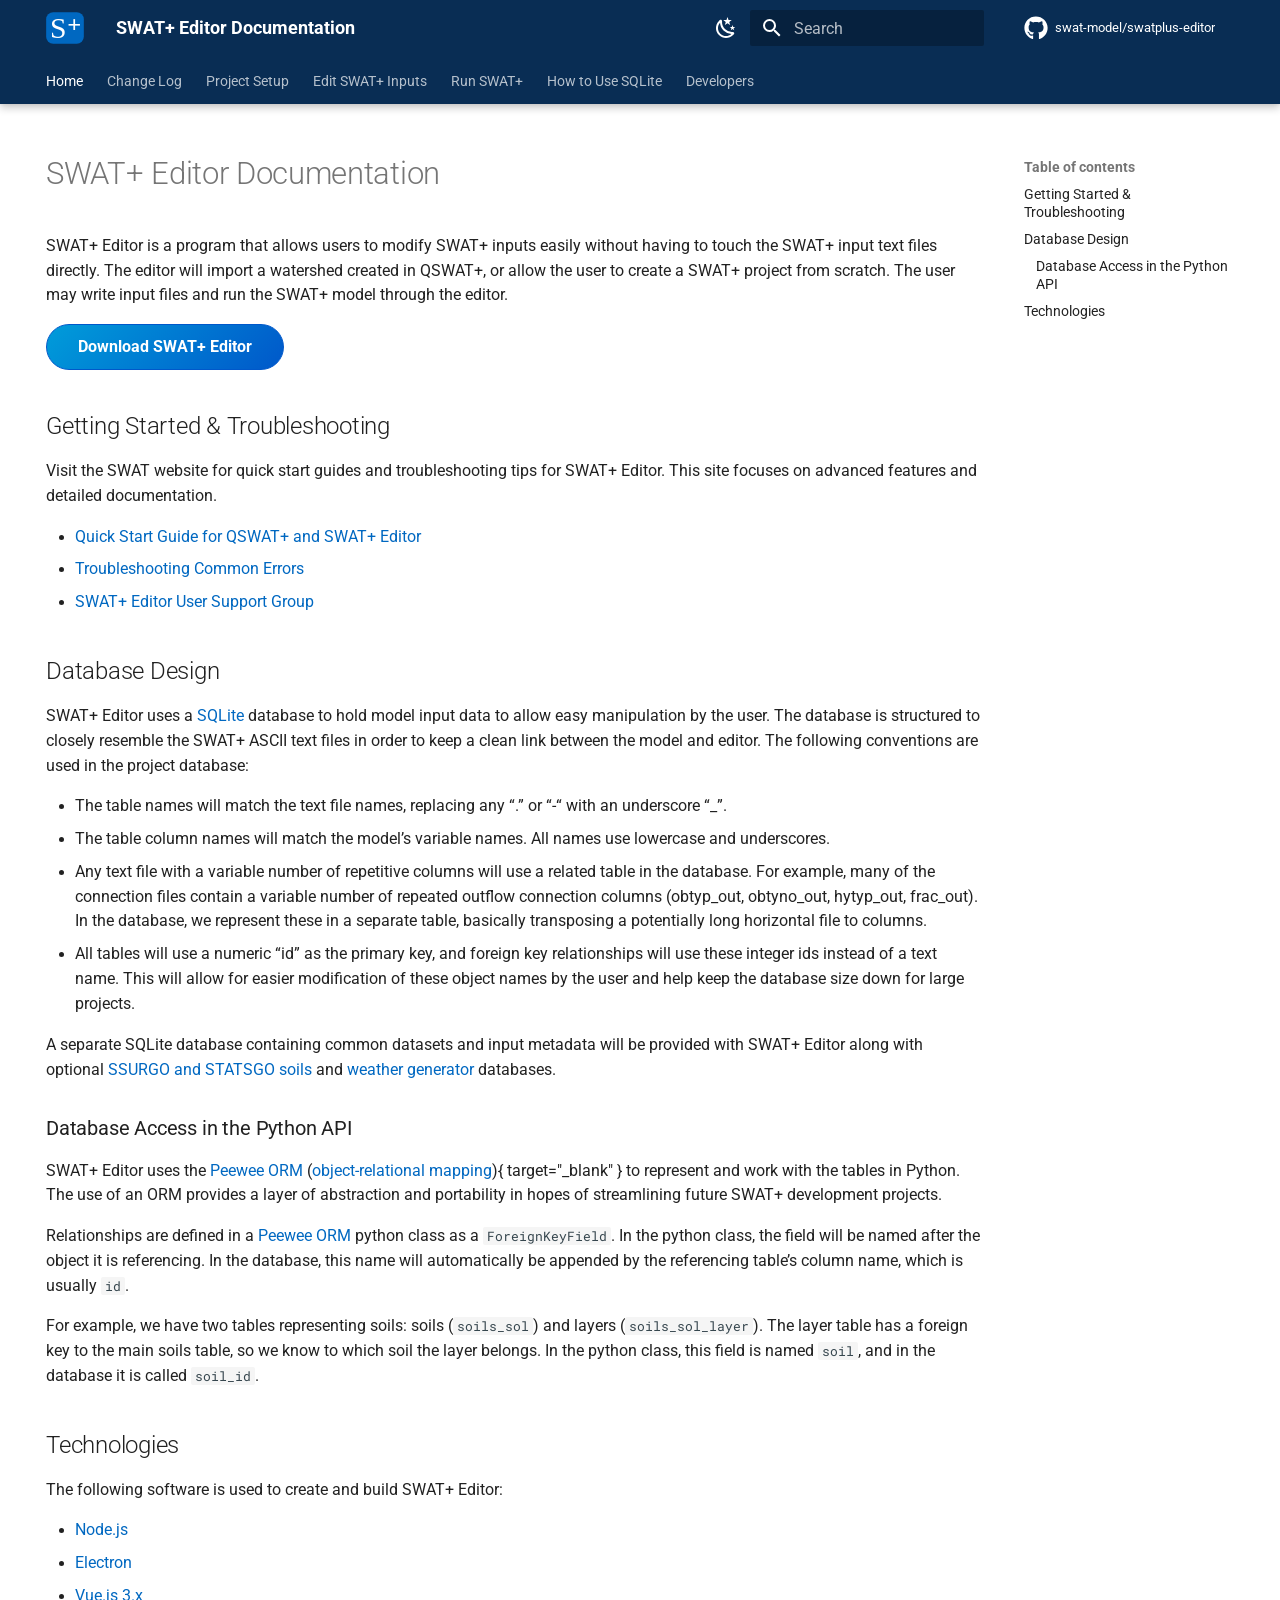
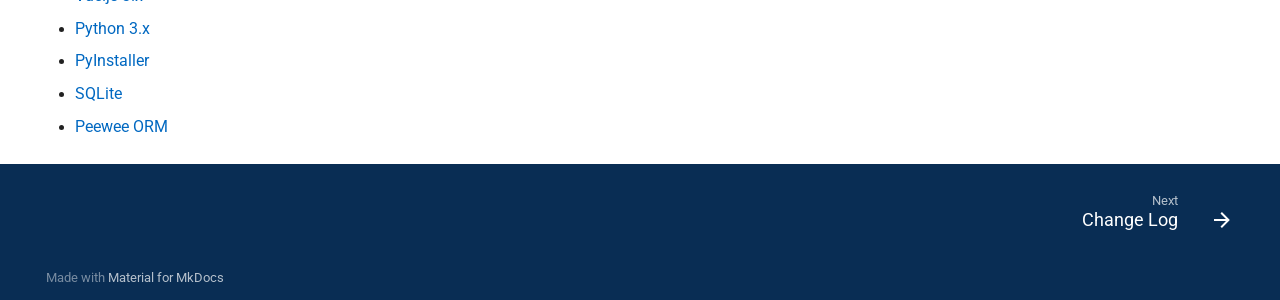
<file: index.html>
<!doctype html>
<html lang="en" class="no-js">
  <head>
    
      <meta charset="utf-8">
      <meta name="viewport" content="width=device-width,initial-scale=1">
      
        <meta name="description" content="Documentation for the SWAT+ Editor, and interface for editing SWAT+ model input files.">
      
      
      
        <link rel="canonical" href="https://swat-model.github.io/swatplus-editor-documentation/">
      
      
      
        <link rel="next" href="changelog/">
      
      
        
      
      
      <link rel="icon" href="assets/favicon.ico">
      <meta name="generator" content="mkdocs-1.6.1, mkdocs-material-9.7.7">
    
    
      
        <title>Home - SWAT+ Editor Documentation</title>
      
    
    
      <link rel="stylesheet" href="assets/stylesheets/main.ec1eaa64.min.css">
      
        
        <link rel="stylesheet" href="assets/stylesheets/palette.ab4e12ef.min.css">
      
      


    
    
      
    
    
      
        
        
        <link rel="preconnect" href="https://fonts.gstatic.com" crossorigin>
        <link rel="stylesheet" href="https://fonts.googleapis.com/css?family=Roboto:300,300i,400,400i,700,700i%7CRoboto+Mono:400,400i,700,700i&display=fallback">
        <style>:root{--md-text-font:"Roboto";--md-code-font:"Roboto Mono"}</style>
      
    
    
      <link rel="stylesheet" href="assets/extra.css">
    
    <script>__md_scope=new URL(".",location),__md_hash=e=>[...e].reduce(((e,_)=>(e<<5)-e+_.charCodeAt(0)),0),__md_get=(e,_=localStorage,t=__md_scope)=>JSON.parse(_.getItem(t.pathname+"."+e)),__md_set=(e,_,t=localStorage,a=__md_scope)=>{try{t.setItem(a.pathname+"."+e,JSON.stringify(_))}catch(e){}}</script>
    
      

    
    
  </head>
  
  
    
    
      
    
    
    
    
    <body dir="ltr" data-md-color-scheme="default" data-md-color-primary="custom" data-md-color-accent="custom">
  
    
    <input class="md-toggle" data-md-toggle="drawer" type="checkbox" id="__drawer" autocomplete="off">
    <input class="md-toggle" data-md-toggle="search" type="checkbox" id="__search" autocomplete="off">
    <label class="md-overlay" for="__drawer"></label>
    <div data-md-component="skip">
      
        
        <a href="#swat-editor-documentation" class="md-skip">
          Skip to content
        </a>
      
    </div>
    <div data-md-component="announce">
      
    </div>
    
    
      

  

<header class="md-header md-header--shadow md-header--lifted" data-md-component="header">
  <nav class="md-header__inner md-grid" aria-label="Header">
    <a href="." title="SWAT+ Editor Documentation" class="md-header__button md-logo" aria-label="SWAT+ Editor Documentation" data-md-component="logo">
      
  <img src="assets/splus.svg" alt="logo">

    </a>
    <label class="md-header__button md-icon" for="__drawer">
      
      <svg xmlns="http://www.w3.org/2000/svg" viewBox="0 0 24 24"><path d="M3 6h18v2H3zm0 5h18v2H3zm0 5h18v2H3z"/></svg>
    </label>
    <div class="md-header__title" data-md-component="header-title">
      <div class="md-header__ellipsis">
        <div class="md-header__topic">
          <span class="md-ellipsis">
            SWAT+ Editor Documentation
          </span>
        </div>
        <div class="md-header__topic" data-md-component="header-topic">
          <span class="md-ellipsis">
            
              Home
            
          </span>
        </div>
      </div>
    </div>
    
      
        <form class="md-header__option" data-md-component="palette">
  
    
    
    
    <input class="md-option" data-md-color-media="(prefers-color-scheme: light)" data-md-color-scheme="default" data-md-color-primary="custom" data-md-color-accent="custom"  aria-label="Switch to dark mode"  type="radio" name="__palette" id="__palette_0">
    
      <label class="md-header__button md-icon" title="Switch to dark mode" for="__palette_1" hidden>
        <svg xmlns="http://www.w3.org/2000/svg" viewBox="0 0 24 24"><path d="m17.75 4.09-2.53 1.94.91 3.06-2.63-1.81-2.63 1.81.91-3.06-2.53-1.94L12.44 4l1.06-3 1.06 3zm3.5 6.91-1.64 1.25.59 1.98-1.7-1.17-1.7 1.17.59-1.98L15.75 11l2.06-.05L18.5 9l.69 1.95zm-2.28 4.95c.83-.08 1.72 1.1 1.19 1.85-.32.45-.66.87-1.08 1.27C15.17 23 8.84 23 4.94 19.07c-3.91-3.9-3.91-10.24 0-14.14.4-.4.82-.76 1.27-1.08.75-.53 1.93.36 1.85 1.19-.27 2.86.69 5.83 2.89 8.02a9.96 9.96 0 0 0 8.02 2.89m-1.64 2.02a12.08 12.08 0 0 1-7.8-3.47c-2.17-2.19-3.33-5-3.49-7.82-2.81 3.14-2.7 7.96.31 10.98 3.02 3.01 7.84 3.12 10.98.31"/></svg>
      </label>
    
  
    
    
    
    <input class="md-option" data-md-color-media="(prefers-color-scheme: dark)" data-md-color-scheme="slate" data-md-color-primary="custom" data-md-color-accent="custom"  aria-label="Switch to light mode"  type="radio" name="__palette" id="__palette_1">
    
      <label class="md-header__button md-icon" title="Switch to light mode" for="__palette_0" hidden>
        <svg xmlns="http://www.w3.org/2000/svg" viewBox="0 0 24 24"><path d="M12 7a5 5 0 0 1 5 5 5 5 0 0 1-5 5 5 5 0 0 1-5-5 5 5 0 0 1 5-5m0 2a3 3 0 0 0-3 3 3 3 0 0 0 3 3 3 3 0 0 0 3-3 3 3 0 0 0-3-3m0-7 2.39 3.42C13.65 5.15 12.84 5 12 5s-1.65.15-2.39.42zM3.34 7l4.16-.35A7.2 7.2 0 0 0 5.94 8.5c-.44.74-.69 1.5-.83 2.29zm.02 10 1.76-3.77a7.131 7.131 0 0 0 2.38 4.14zM20.65 7l-1.77 3.79a7.02 7.02 0 0 0-2.38-4.15zm-.01 10-4.14.36c.59-.51 1.12-1.14 1.54-1.86.42-.73.69-1.5.83-2.29zM12 22l-2.41-3.44c.74.27 1.55.44 2.41.44.82 0 1.63-.17 2.37-.44z"/></svg>
      </label>
    
  
</form>
      
    
    
      <script>var palette=__md_get("__palette");if(palette&&palette.color){if("(prefers-color-scheme)"===palette.color.media){var media=matchMedia("(prefers-color-scheme: light)"),input=document.querySelector(media.matches?"[data-md-color-media='(prefers-color-scheme: light)']":"[data-md-color-media='(prefers-color-scheme: dark)']");palette.color.media=input.getAttribute("data-md-color-media"),palette.color.scheme=input.getAttribute("data-md-color-scheme"),palette.color.primary=input.getAttribute("data-md-color-primary"),palette.color.accent=input.getAttribute("data-md-color-accent")}for(var[key,value]of Object.entries(palette.color))document.body.setAttribute("data-md-color-"+key,value)}</script>
    
    
    
      
      
        <label class="md-header__button md-icon" for="__search">
          
          <svg xmlns="http://www.w3.org/2000/svg" viewBox="0 0 24 24"><path d="M9.5 3A6.5 6.5 0 0 1 16 9.5c0 1.61-.59 3.09-1.56 4.23l.27.27h.79l5 5-1.5 1.5-5-5v-.79l-.27-.27A6.52 6.52 0 0 1 9.5 16 6.5 6.5 0 0 1 3 9.5 6.5 6.5 0 0 1 9.5 3m0 2C7 5 5 7 5 9.5S7 14 9.5 14 14 12 14 9.5 12 5 9.5 5"/></svg>
        </label>
        <div class="md-search" data-md-component="search" role="dialog">
  <label class="md-search__overlay" for="__search"></label>
  <div class="md-search__inner" role="search">
    <form class="md-search__form" name="search">
      <input type="text" class="md-search__input" name="query" aria-label="Search" placeholder="Search" autocapitalize="off" autocorrect="off" autocomplete="off" spellcheck="false" data-md-component="search-query" required>
      <label class="md-search__icon md-icon" for="__search">
        
        <svg xmlns="http://www.w3.org/2000/svg" viewBox="0 0 24 24"><path d="M9.5 3A6.5 6.5 0 0 1 16 9.5c0 1.61-.59 3.09-1.56 4.23l.27.27h.79l5 5-1.5 1.5-5-5v-.79l-.27-.27A6.52 6.52 0 0 1 9.5 16 6.5 6.5 0 0 1 3 9.5 6.5 6.5 0 0 1 9.5 3m0 2C7 5 5 7 5 9.5S7 14 9.5 14 14 12 14 9.5 12 5 9.5 5"/></svg>
        
        <svg xmlns="http://www.w3.org/2000/svg" viewBox="0 0 24 24"><path d="M20 11v2H8l5.5 5.5-1.42 1.42L4.16 12l7.92-7.92L13.5 5.5 8 11z"/></svg>
      </label>
      <nav class="md-search__options" aria-label="Search">
        
        <button type="reset" class="md-search__icon md-icon" title="Clear" aria-label="Clear" tabindex="-1">
          
          <svg xmlns="http://www.w3.org/2000/svg" viewBox="0 0 24 24"><path d="M19 6.41 17.59 5 12 10.59 6.41 5 5 6.41 10.59 12 5 17.59 6.41 19 12 13.41 17.59 19 19 17.59 13.41 12z"/></svg>
        </button>
      </nav>
      
    </form>
    <div class="md-search__output">
      <div class="md-search__scrollwrap" tabindex="0" data-md-scrollfix>
        <div class="md-search-result" data-md-component="search-result">
          <div class="md-search-result__meta">
            Initializing search
          </div>
          <ol class="md-search-result__list" role="presentation"></ol>
        </div>
      </div>
    </div>
  </div>
</div>
      
    
    
      <div class="md-header__source">
        <a href="https://github.com/swat-model/swatplus-editor" title="Go to repository" class="md-source" data-md-component="source">
  <div class="md-source__icon md-icon">
    
    <svg xmlns="http://www.w3.org/2000/svg" viewBox="0 0 512 512"><!--! Font Awesome Free 7.1.0 by @fontawesome - https://fontawesome.com License - https://fontawesome.com/license/free (Icons: CC BY 4.0, Fonts: SIL OFL 1.1, Code: MIT License) Copyright 2025 Fonticons, Inc.--><path d="M173.9 397.4c0 2-2.3 3.6-5.2 3.6-3.3.3-5.6-1.3-5.6-3.6 0-2 2.3-3.6 5.2-3.6 3-.3 5.6 1.3 5.6 3.6m-31.1-4.5c-.7 2 1.3 4.3 4.3 4.9 2.6 1 5.6 0 6.2-2s-1.3-4.3-4.3-5.2c-2.6-.7-5.5.3-6.2 2.3m44.2-1.7c-2.9.7-4.9 2.6-4.6 4.9.3 2 2.9 3.3 5.9 2.6 2.9-.7 4.9-2.6 4.6-4.6-.3-1.9-3-3.2-5.9-2.9M252.8 8C114.1 8 8 113.3 8 252c0 110.9 69.8 205.8 169.5 239.2 12.8 2.3 17.3-5.6 17.3-12.1 0-6.2-.3-40.4-.3-61.4 0 0-70 15-84.7-29.8 0 0-11.4-29.1-27.8-36.6 0 0-22.9-15.7 1.6-15.4 0 0 24.9 2 38.6 25.8 21.9 38.6 58.6 27.5 72.9 20.9 2.3-16 8.8-27.1 16-33.7-55.9-6.2-112.3-14.3-112.3-110.5 0-27.5 7.6-41.3 23.6-58.9-2.6-6.5-11.1-33.3 2.6-67.9 20.9-6.5 69 27 69 27 20-5.6 41.5-8.5 62.8-8.5s42.8 2.9 62.8 8.5c0 0 48.1-33.6 69-27 13.7 34.7 5.2 61.4 2.6 67.9 16 17.7 25.8 31.5 25.8 58.9 0 96.5-58.9 104.2-114.8 110.5 9.2 7.9 17 22.9 17 46.4 0 33.7-.3 75.4-.3 83.6 0 6.5 4.6 14.4 17.3 12.1C436.2 457.8 504 362.9 504 252 504 113.3 391.5 8 252.8 8M105.2 352.9c-1.3 1-1 3.3.7 5.2 1.6 1.6 3.9 2.3 5.2 1 1.3-1 1-3.3-.7-5.2-1.6-1.6-3.9-2.3-5.2-1m-10.8-8.1c-.7 1.3.3 2.9 2.3 3.9 1.6 1 3.6.7 4.3-.7.7-1.3-.3-2.9-2.3-3.9-2-.6-3.6-.3-4.3.7m32.4 35.6c-1.6 1.3-1 4.3 1.3 6.2 2.3 2.3 5.2 2.6 6.5 1 1.3-1.3.7-4.3-1.3-6.2-2.2-2.3-5.2-2.6-6.5-1m-11.4-14.7c-1.6 1-1.6 3.6 0 5.9s4.3 3.3 5.6 2.3c1.6-1.3 1.6-3.9 0-6.2-1.4-2.3-4-3.3-5.6-2"/></svg>
  </div>
  <div class="md-source__repository">
    swat-model/swatplus-editor
  </div>
</a>
      </div>
    
  </nav>
  
    
      
<nav class="md-tabs" aria-label="Tabs" data-md-component="tabs">
  <div class="md-grid">
    <ul class="md-tabs__list">
      
        
  
  
  
    
  
  
    <li class="md-tabs__item md-tabs__item--active">
      <a href="." class="md-tabs__link">
        
  
  
    
  
  Home

      </a>
    </li>
  

      
        
  
  
  
  
    <li class="md-tabs__item">
      <a href="changelog/" class="md-tabs__link">
        
  
  
    
  
  Change Log

      </a>
    </li>
  

      
        
  
  
  
  
    <li class="md-tabs__item">
      <a href="project-setup/" class="md-tabs__link">
        
  
  
    
  
  Project Setup

      </a>
    </li>
  

      
        
  
  
  
  
    
    
      <li class="md-tabs__item">
        <a href="edit-inputs/" class="md-tabs__link">
          
  
  
  Edit SWAT+ Inputs

        </a>
      </li>
    
  

      
        
  
  
  
  
    <li class="md-tabs__item">
      <a href="run/" class="md-tabs__link">
        
  
  
    
  
  Run SWAT+

      </a>
    </li>
  

      
        
  
  
  
  
    <li class="md-tabs__item">
      <a href="sqlite/" class="md-tabs__link">
        
  
  
    
  
  How to Use SQLite

      </a>
    </li>
  

      
        
  
  
  
  
    
    
      <li class="md-tabs__item">
        <a href="developers/" class="md-tabs__link">
          
  
  
  Developers

        </a>
      </li>
    
  

      
    </ul>
  </div>
</nav>
    
  
</header>
    
    <div class="md-container" data-md-component="container">
      
      
        
      
      <main class="md-main" data-md-component="main">
        <div class="md-main__inner md-grid">
          
            
              
                
              
              <div class="md-sidebar md-sidebar--primary" data-md-component="sidebar" data-md-type="navigation" hidden>
                <div class="md-sidebar__scrollwrap">
                  <div class="md-sidebar__inner">
                    


  


<nav class="md-nav md-nav--primary md-nav--lifted" aria-label="Navigation" data-md-level="0">
  <label class="md-nav__title" for="__drawer">
    <a href="." title="SWAT+ Editor Documentation" class="md-nav__button md-logo" aria-label="SWAT+ Editor Documentation" data-md-component="logo">
      
  <img src="assets/splus.svg" alt="logo">

    </a>
    SWAT+ Editor Documentation
  </label>
  
    <div class="md-nav__source">
      <a href="https://github.com/swat-model/swatplus-editor" title="Go to repository" class="md-source" data-md-component="source">
  <div class="md-source__icon md-icon">
    
    <svg xmlns="http://www.w3.org/2000/svg" viewBox="0 0 512 512"><!--! Font Awesome Free 7.1.0 by @fontawesome - https://fontawesome.com License - https://fontawesome.com/license/free (Icons: CC BY 4.0, Fonts: SIL OFL 1.1, Code: MIT License) Copyright 2025 Fonticons, Inc.--><path d="M173.9 397.4c0 2-2.3 3.6-5.2 3.6-3.3.3-5.6-1.3-5.6-3.6 0-2 2.3-3.6 5.2-3.6 3-.3 5.6 1.3 5.6 3.6m-31.1-4.5c-.7 2 1.3 4.3 4.3 4.9 2.6 1 5.6 0 6.2-2s-1.3-4.3-4.3-5.2c-2.6-.7-5.5.3-6.2 2.3m44.2-1.7c-2.9.7-4.9 2.6-4.6 4.9.3 2 2.9 3.3 5.9 2.6 2.9-.7 4.9-2.6 4.6-4.6-.3-1.9-3-3.2-5.9-2.9M252.8 8C114.1 8 8 113.3 8 252c0 110.9 69.8 205.8 169.5 239.2 12.8 2.3 17.3-5.6 17.3-12.1 0-6.2-.3-40.4-.3-61.4 0 0-70 15-84.7-29.8 0 0-11.4-29.1-27.8-36.6 0 0-22.9-15.7 1.6-15.4 0 0 24.9 2 38.6 25.8 21.9 38.6 58.6 27.5 72.9 20.9 2.3-16 8.8-27.1 16-33.7-55.9-6.2-112.3-14.3-112.3-110.5 0-27.5 7.6-41.3 23.6-58.9-2.6-6.5-11.1-33.3 2.6-67.9 20.9-6.5 69 27 69 27 20-5.6 41.5-8.5 62.8-8.5s42.8 2.9 62.8 8.5c0 0 48.1-33.6 69-27 13.7 34.7 5.2 61.4 2.6 67.9 16 17.7 25.8 31.5 25.8 58.9 0 96.5-58.9 104.2-114.8 110.5 9.2 7.9 17 22.9 17 46.4 0 33.7-.3 75.4-.3 83.6 0 6.5 4.6 14.4 17.3 12.1C436.2 457.8 504 362.9 504 252 504 113.3 391.5 8 252.8 8M105.2 352.9c-1.3 1-1 3.3.7 5.2 1.6 1.6 3.9 2.3 5.2 1 1.3-1 1-3.3-.7-5.2-1.6-1.6-3.9-2.3-5.2-1m-10.8-8.1c-.7 1.3.3 2.9 2.3 3.9 1.6 1 3.6.7 4.3-.7.7-1.3-.3-2.9-2.3-3.9-2-.6-3.6-.3-4.3.7m32.4 35.6c-1.6 1.3-1 4.3 1.3 6.2 2.3 2.3 5.2 2.6 6.5 1 1.3-1.3.7-4.3-1.3-6.2-2.2-2.3-5.2-2.6-6.5-1m-11.4-14.7c-1.6 1-1.6 3.6 0 5.9s4.3 3.3 5.6 2.3c1.6-1.3 1.6-3.9 0-6.2-1.4-2.3-4-3.3-5.6-2"/></svg>
  </div>
  <div class="md-source__repository">
    swat-model/swatplus-editor
  </div>
</a>
    </div>
  
  <ul class="md-nav__list" data-md-scrollfix>
    
      
      
  
  
    
  
  
  
    <li class="md-nav__item md-nav__item--active">
      
      <input class="md-nav__toggle md-toggle" type="checkbox" id="__toc">
      
      
        
      
      
        <label class="md-nav__link md-nav__link--active" for="__toc">
          
  
  
  <span class="md-ellipsis">
    
  
    Home
  

    
  </span>
  
  

          <span class="md-nav__icon md-icon"></span>
        </label>
      
      <a href="." class="md-nav__link md-nav__link--active">
        
  
  
  <span class="md-ellipsis">
    
  
    Home
  

    
  </span>
  
  

      </a>
      
        

<nav class="md-nav md-nav--secondary" aria-label="Table of contents">
  
  
  
    
  
  
    <label class="md-nav__title" for="__toc">
      <span class="md-nav__icon md-icon"></span>
      Table of contents
    </label>
    <ul class="md-nav__list" data-md-component="toc" data-md-scrollfix>
      
        <li class="md-nav__item">
  <a href="#getting-started-troubleshooting" class="md-nav__link">
    <span class="md-ellipsis">
      
        Getting Started &amp; Troubleshooting
      
    </span>
  </a>
  
</li>
      
        <li class="md-nav__item">
  <a href="#database-design" class="md-nav__link">
    <span class="md-ellipsis">
      
        Database Design
      
    </span>
  </a>
  
    <nav class="md-nav" aria-label="Database Design">
      <ul class="md-nav__list">
        
          <li class="md-nav__item">
  <a href="#database-access-in-the-python-api" class="md-nav__link">
    <span class="md-ellipsis">
      
        Database Access in the Python API
      
    </span>
  </a>
  
</li>
        
      </ul>
    </nav>
  
</li>
      
        <li class="md-nav__item">
  <a href="#technologies" class="md-nav__link">
    <span class="md-ellipsis">
      
        Technologies
      
    </span>
  </a>
  
</li>
      
    </ul>
  
</nav>
      
    </li>
  

    
      
      
  
  
  
  
    <li class="md-nav__item">
      <a href="changelog/" class="md-nav__link">
        
  
  
  <span class="md-ellipsis">
    
  
    Change Log
  

    
  </span>
  
  

      </a>
    </li>
  

    
      
      
  
  
  
  
    <li class="md-nav__item">
      <a href="project-setup/" class="md-nav__link">
        
  
  
  <span class="md-ellipsis">
    
  
    Project Setup
  

    
  </span>
  
  

      </a>
    </li>
  

    
      
      
  
  
  
  
    
    
    
    
      
      
    
    
    <li class="md-nav__item md-nav__item--nested">
      
        
        
        <input class="md-nav__toggle md-toggle " type="checkbox" id="__nav_4" >
        
          
          <label class="md-nav__link" for="__nav_4" id="__nav_4_label" tabindex="0">
            
  
  
  <span class="md-ellipsis">
    
  
    Edit SWAT+ Inputs
  

    
  </span>
  
  

            <span class="md-nav__icon md-icon"></span>
          </label>
        
        <nav class="md-nav" data-md-level="1" aria-labelledby="__nav_4_label" aria-expanded="false">
          <label class="md-nav__title" for="__nav_4">
            <span class="md-nav__icon md-icon"></span>
            
  
    Edit SWAT+ Inputs
  

          </label>
          <ul class="md-nav__list" data-md-scrollfix>
            
              
                
  
  
  
  
    <li class="md-nav__item">
      <a href="edit-inputs/" class="md-nav__link">
        
  
  
  <span class="md-ellipsis">
    
  
    Navigating the Editor
  

    
  </span>
  
  

      </a>
    </li>
  

              
            
              
                
  
  
  
  
    <li class="md-nav__item">
      <a href="edit-inputs/sample-data/" class="md-nav__link">
        
  
  
  <span class="md-ellipsis">
    
  
    Sample Data
  

    
  </span>
  
  

      </a>
    </li>
  

              
            
              
                
  
  
  
  
    <li class="md-nav__item">
      <a href="edit-inputs/wgn/" class="md-nav__link">
        
  
  
  <span class="md-ellipsis">
    
  
    Weather Generator
  

    
  </span>
  
  

      </a>
    </li>
  

              
            
              
                
  
  
  
  
    <li class="md-nav__item">
      <a href="edit-inputs/weather/" class="md-nav__link">
        
  
  
  <span class="md-ellipsis">
    
  
    Weather Stations
  

    
  </span>
  
  

      </a>
    </li>
  

              
            
              
                
  
  
  
  
    <li class="md-nav__item">
      <a href="edit-inputs/recall/" class="md-nav__link">
        
  
  
  <span class="md-ellipsis">
    
  
    Recall (Point Source/Inlet)
  

    
  </span>
  
  

      </a>
    </li>
  

              
            
              
                
  
  
  
  
    <li class="md-nav__item">
      <a href="edit-inputs/lum/" class="md-nav__link">
        
  
  
  <span class="md-ellipsis">
    
  
    Land Use Management
  

    
  </span>
  
  

      </a>
    </li>
  

              
            
              
                
  
  
  
  
    <li class="md-nav__item">
      <a href="edit-inputs/decision-tables/" class="md-nav__link">
        
  
  
  <span class="md-ellipsis">
    
  
    Decision Tables
  

    
  </span>
  
  

      </a>
    </li>
  

              
            
          </ul>
        </nav>
      
    </li>
  

    
      
      
  
  
  
  
    <li class="md-nav__item">
      <a href="run/" class="md-nav__link">
        
  
  
  <span class="md-ellipsis">
    
  
    Run SWAT+
  

    
  </span>
  
  

      </a>
    </li>
  

    
      
      
  
  
  
  
    <li class="md-nav__item">
      <a href="sqlite/" class="md-nav__link">
        
  
  
  <span class="md-ellipsis">
    
  
    How to Use SQLite
  

    
  </span>
  
  

      </a>
    </li>
  

    
      
      
  
  
  
  
    
    
    
    
      
      
    
    
    <li class="md-nav__item md-nav__item--nested">
      
        
        
        <input class="md-nav__toggle md-toggle " type="checkbox" id="__nav_7" >
        
          
          <label class="md-nav__link" for="__nav_7" id="__nav_7_label" tabindex="0">
            
  
  
  <span class="md-ellipsis">
    
  
    Developers
  

    
  </span>
  
  

            <span class="md-nav__icon md-icon"></span>
          </label>
        
        <nav class="md-nav" data-md-level="1" aria-labelledby="__nav_7_label" aria-expanded="false">
          <label class="md-nav__title" for="__nav_7">
            <span class="md-nav__icon md-icon"></span>
            
  
    Developers
  

          </label>
          <ul class="md-nav__list" data-md-scrollfix>
            
              
                
  
  
  
  
    <li class="md-nav__item">
      <a href="developers/" class="md-nav__link">
        
  
  
  <span class="md-ellipsis">
    
  
    Programmatic Access
  

    
  </span>
  
  

      </a>
    </li>
  

              
            
              
                
  
  
  
  
    <li class="md-nav__item">
      <a href="developers/code-structure/" class="md-nav__link">
        
  
  
  <span class="md-ellipsis">
    
  
    Code Structure
  

    
  </span>
  
  

      </a>
    </li>
  

              
            
          </ul>
        </nav>
      
    </li>
  

    
  </ul>
</nav>
                  </div>
                </div>
              </div>
            
            
              
                
              
              <div class="md-sidebar md-sidebar--secondary" data-md-component="sidebar" data-md-type="toc" >
                <div class="md-sidebar__scrollwrap">
                  <div class="md-sidebar__inner">
                    

<nav class="md-nav md-nav--secondary" aria-label="Table of contents">
  
  
  
    
  
  
    <label class="md-nav__title" for="__toc">
      <span class="md-nav__icon md-icon"></span>
      Table of contents
    </label>
    <ul class="md-nav__list" data-md-component="toc" data-md-scrollfix>
      
        <li class="md-nav__item">
  <a href="#getting-started-troubleshooting" class="md-nav__link">
    <span class="md-ellipsis">
      
        Getting Started &amp; Troubleshooting
      
    </span>
  </a>
  
</li>
      
        <li class="md-nav__item">
  <a href="#database-design" class="md-nav__link">
    <span class="md-ellipsis">
      
        Database Design
      
    </span>
  </a>
  
    <nav class="md-nav" aria-label="Database Design">
      <ul class="md-nav__list">
        
          <li class="md-nav__item">
  <a href="#database-access-in-the-python-api" class="md-nav__link">
    <span class="md-ellipsis">
      
        Database Access in the Python API
      
    </span>
  </a>
  
</li>
        
      </ul>
    </nav>
  
</li>
      
        <li class="md-nav__item">
  <a href="#technologies" class="md-nav__link">
    <span class="md-ellipsis">
      
        Technologies
      
    </span>
  </a>
  
</li>
      
    </ul>
  
</nav>
                  </div>
                </div>
              </div>
            
          
          
            <div class="md-content" data-md-component="content">
              
              <article class="md-content__inner md-typeset">
                
                  
  



  
  


<h1 id="swat-editor-documentation">SWAT+ Editor Documentation</h1>
<p>SWAT+ Editor is a program that allows users to modify SWAT+ inputs easily without having to touch the SWAT+ input text files directly. The editor will import a watershed created in QSWAT+, or allow the user to create a SWAT+ project from scratch. The user may write input files and run the SWAT+ model through the editor.</p>
<p><a class="md-button md-button--primary" href="https://swat.tamu.edu/software/" target="_blank">Download SWAT+ Editor</a></p>
<h2 id="getting-started-troubleshooting">Getting Started &amp; Troubleshooting</h2>
<p>Visit the SWAT website for quick start guides and troubleshooting tips for SWAT+ Editor. This site focuses on advanced features and detailed documentation.</p>
<ul>
<li><a href="https://swat.tamu.edu/software-test/quick-start/" target="_blank">Quick Start Guide for QSWAT+ and SWAT+ Editor</a></li>
<li><a href="https://swat.tamu.edu/software-test/troubleshooting/" target="_blank">Troubleshooting Common Errors</a></li>
<li><a href="https://groups.google.com/d/forum/swatplus-editor" target="_blank">SWAT+ Editor User Support Group</a></li>
</ul>
<h2 id="database-design">Database Design</h2>
<p>SWAT+ Editor uses a <a href="https://www.sqlite.org/" target="_blank">SQLite</a> database to hold model input data to allow easy manipulation by the user. The database is structured to closely resemble the SWAT+ ASCII text files in order to keep a clean link between the model and editor. The following conventions are used in the project database:</p>
<ul>
<li>The table names will match the text file names, replacing any “.” or “-“ with an underscore “_”.</li>
<li>The table column names will match the model’s variable names. All names use lowercase and underscores.</li>
<li>Any text file with a variable number of repetitive columns will use a related table in the database. For example, many of the connection files contain a variable number of repeated outflow connection columns (obtyp_out, obtyno_out, hytyp_out, frac_out). In the database, we represent these in a separate table, basically transposing a potentially long horizontal file to columns.</li>
<li>All tables will use a numeric “id” as the primary key, and foreign key relationships will use these integer ids instead of a text name. This will allow for easier modification of these object names by the user and help keep the database size down for large projects.</li>
</ul>
<p>A separate SQLite database containing common datasets and input metadata will be provided with SWAT+ Editor along with optional <a href="https://plus.swat.tamu.edu/downloads/swatplus_soils.zip">SSURGO and STATSGO soils</a> and <a href="https://plus.swat.tamu.edu/downloads/swatplus_wgn.zip">weather generator</a> databases.</p>
<h3 id="database-access-in-the-python-api">Database Access in the Python API</h3>
<p>SWAT+ Editor uses the <a href="http://docs.peewee-orm.com/" target="_blank">Peewee ORM</a> (<a href="https://en.wikipedia.org/wiki/Object-relational_mapping">object-relational mapping</a>){ target="_blank" } to represent and work with the tables in Python. The use of an ORM provides a layer of abstraction and portability in hopes of streamlining future SWAT+ development projects.</p>
<p>Relationships are defined in a <a href="http://docs.peewee-orm.com/" target="_blank">Peewee ORM</a> python class as a <code>ForeignKeyField</code>. In the python class, the field will be named after the object it is referencing. In the database, this name will automatically be appended by the referencing table’s column name, which is usually <code>id</code>.</p>
<p>For example, we have two tables representing soils: soils (<code>soils_sol</code>) and layers (<code>soils_sol_layer</code>). The layer table has a foreign key to the main soils table, so we know to which soil the layer belongs. In the python class, this field is named <code>soil</code>, and in the database it is called <code>soil_id</code>.</p>
<h2 id="technologies">Technologies</h2>
<p>The following software is used to create and build SWAT+ Editor:</p>
<ul>
<li><a href="https://nodejs.org/en/" target="_blank">Node.js</a></li>
<li><a href="https://electron.atom.io/" target="_blank">Electron</a></li>
<li><a href="https://vuejs.org/" target="_blank">Vue.js 3.x</a></li>
<li><a href="https://www.python.org/" target="_blank">Python 3.x</a></li>
<li><a href="http://www.pyinstaller.org/" target="_blank">PyInstaller</a></li>
<li><a href="https://www.sqlite.org/" target="_blank">SQLite</a></li>
<li><a href="http://docs.peewee-orm.com/" target="_blank">Peewee ORM</a></li>
</ul>







  
  




  



                
              </article>
            </div>
          
          
<script>var target=document.getElementById(location.hash.slice(1));target&&target.name&&(target.checked=target.name.startsWith("__tabbed_"))</script>
        </div>
        
          <button type="button" class="md-top md-icon" data-md-component="top" hidden>
  
  <svg xmlns="http://www.w3.org/2000/svg" viewBox="0 0 24 24"><path d="M13 20h-2V8l-5.5 5.5-1.42-1.42L12 4.16l7.92 7.92-1.42 1.42L13 8z"/></svg>
  Back to top
</button>
        
      </main>
      
        <footer class="md-footer">
  
    
      
        
      
      <nav class="md-footer__inner md-grid" aria-label="Footer" >
        
        
          
          <a href="changelog/" class="md-footer__link md-footer__link--next" aria-label="Next: Change Log">
            <div class="md-footer__title">
              <span class="md-footer__direction">
                Next
              </span>
              <div class="md-ellipsis">
                Change Log
              </div>
            </div>
            <div class="md-footer__button md-icon">
              
              <svg xmlns="http://www.w3.org/2000/svg" viewBox="0 0 24 24"><path d="M4 11v2h12l-5.5 5.5 1.42 1.42L19.84 12l-7.92-7.92L10.5 5.5 16 11z"/></svg>
            </div>
          </a>
        
      </nav>
    
  
  <div class="md-footer-meta md-typeset">
    <div class="md-footer-meta__inner md-grid">
      <div class="md-copyright">
  
  
    Made with
    <a href="https://squidfunk.github.io/mkdocs-material/" target="_blank" rel="noopener">
      Material for MkDocs
    </a>
  
</div>
      
    </div>
  </div>
</footer>
      
    </div>
    <div class="md-dialog" data-md-component="dialog">
      <div class="md-dialog__inner md-typeset"></div>
    </div>
    
    
    
      
      
      <script id="__config" type="application/json">{"annotate": null, "base": ".", "features": ["navigation.tabs", "navigation.tabs.sticky", "navigation.top", "navigation.footer"], "search": "assets/javascripts/workers/search.2c215733.min.js", "tags": null, "translations": {"clipboard.copied": "Copied to clipboard", "clipboard.copy": "Copy to clipboard", "search.result.more.one": "1 more on this page", "search.result.more.other": "# more on this page", "search.result.none": "No matching documents", "search.result.one": "1 matching document", "search.result.other": "# matching documents", "search.result.placeholder": "Type to start searching", "search.result.term.missing": "Missing", "select.version": "Select version"}, "version": null}</script>
    
    
      <script src="assets/javascripts/bundle.d7400e89.min.js"></script>
      
    
  </body>
</html>
</file>
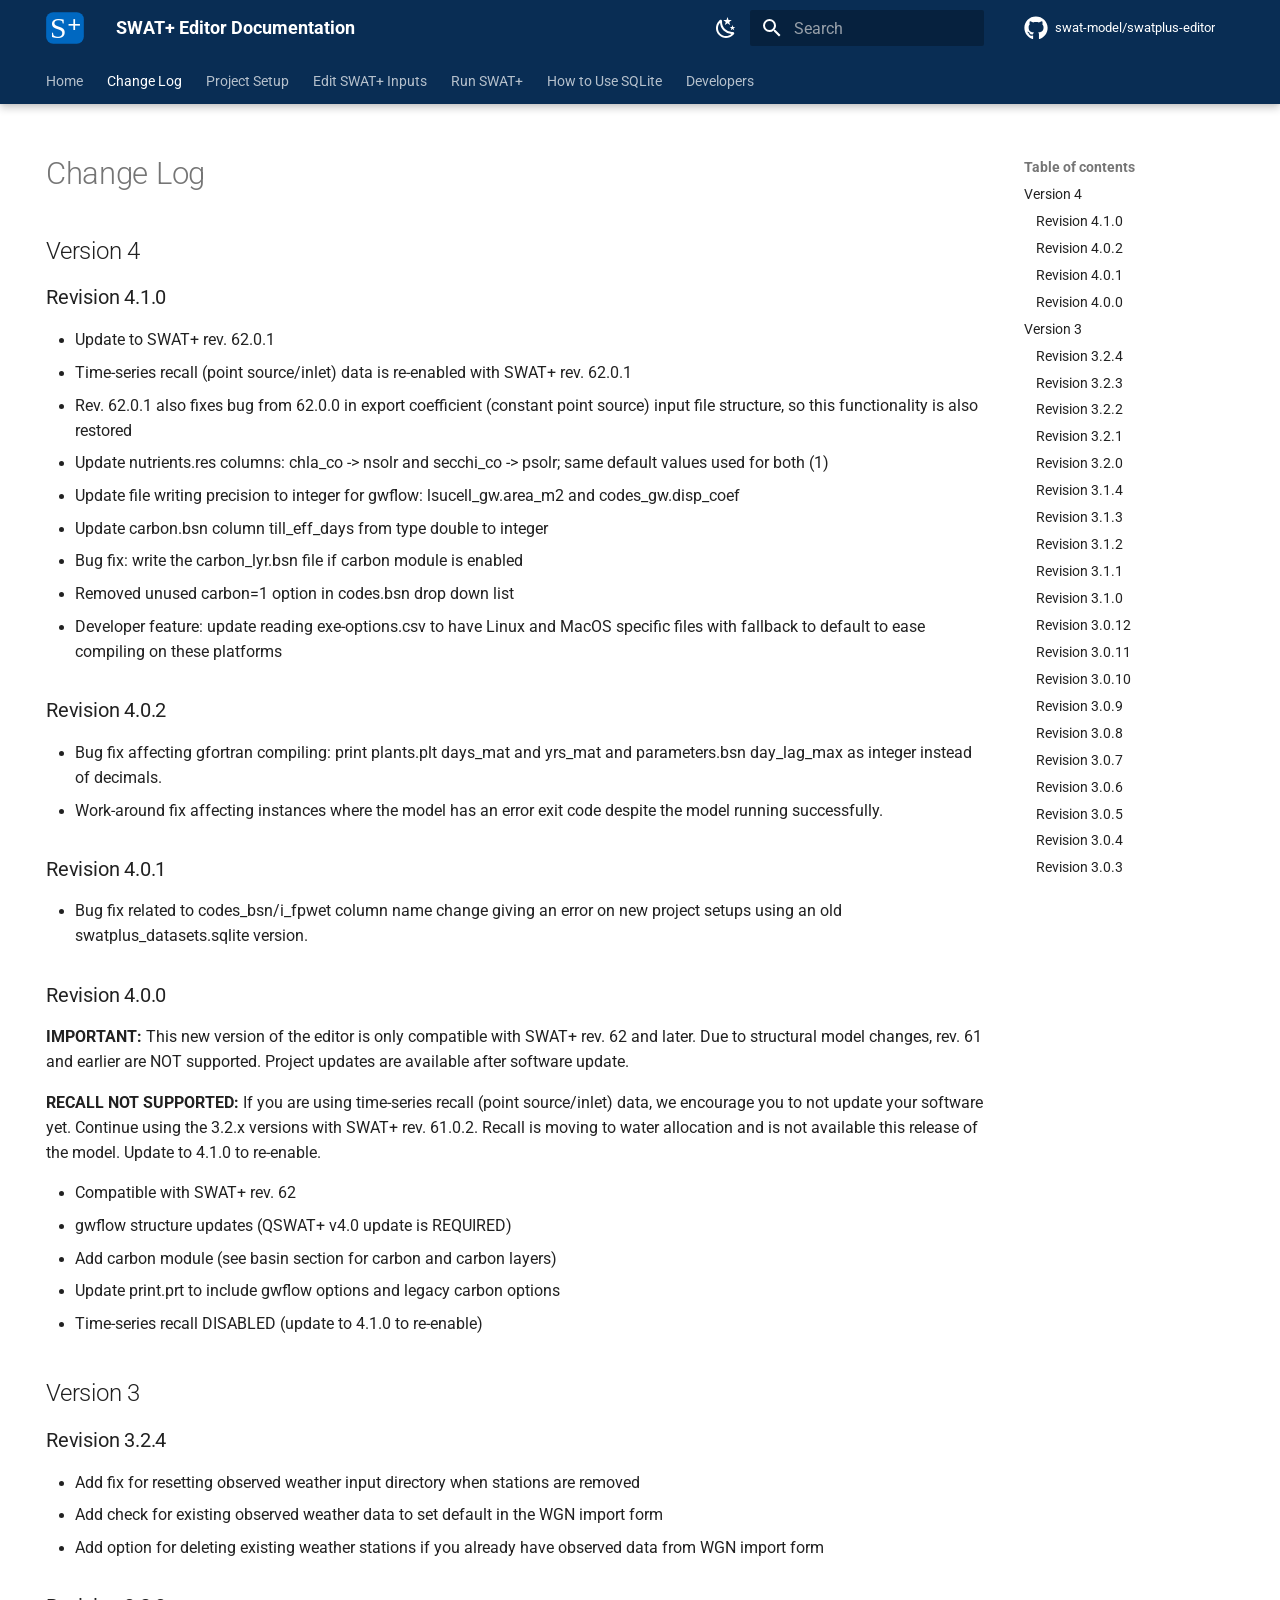
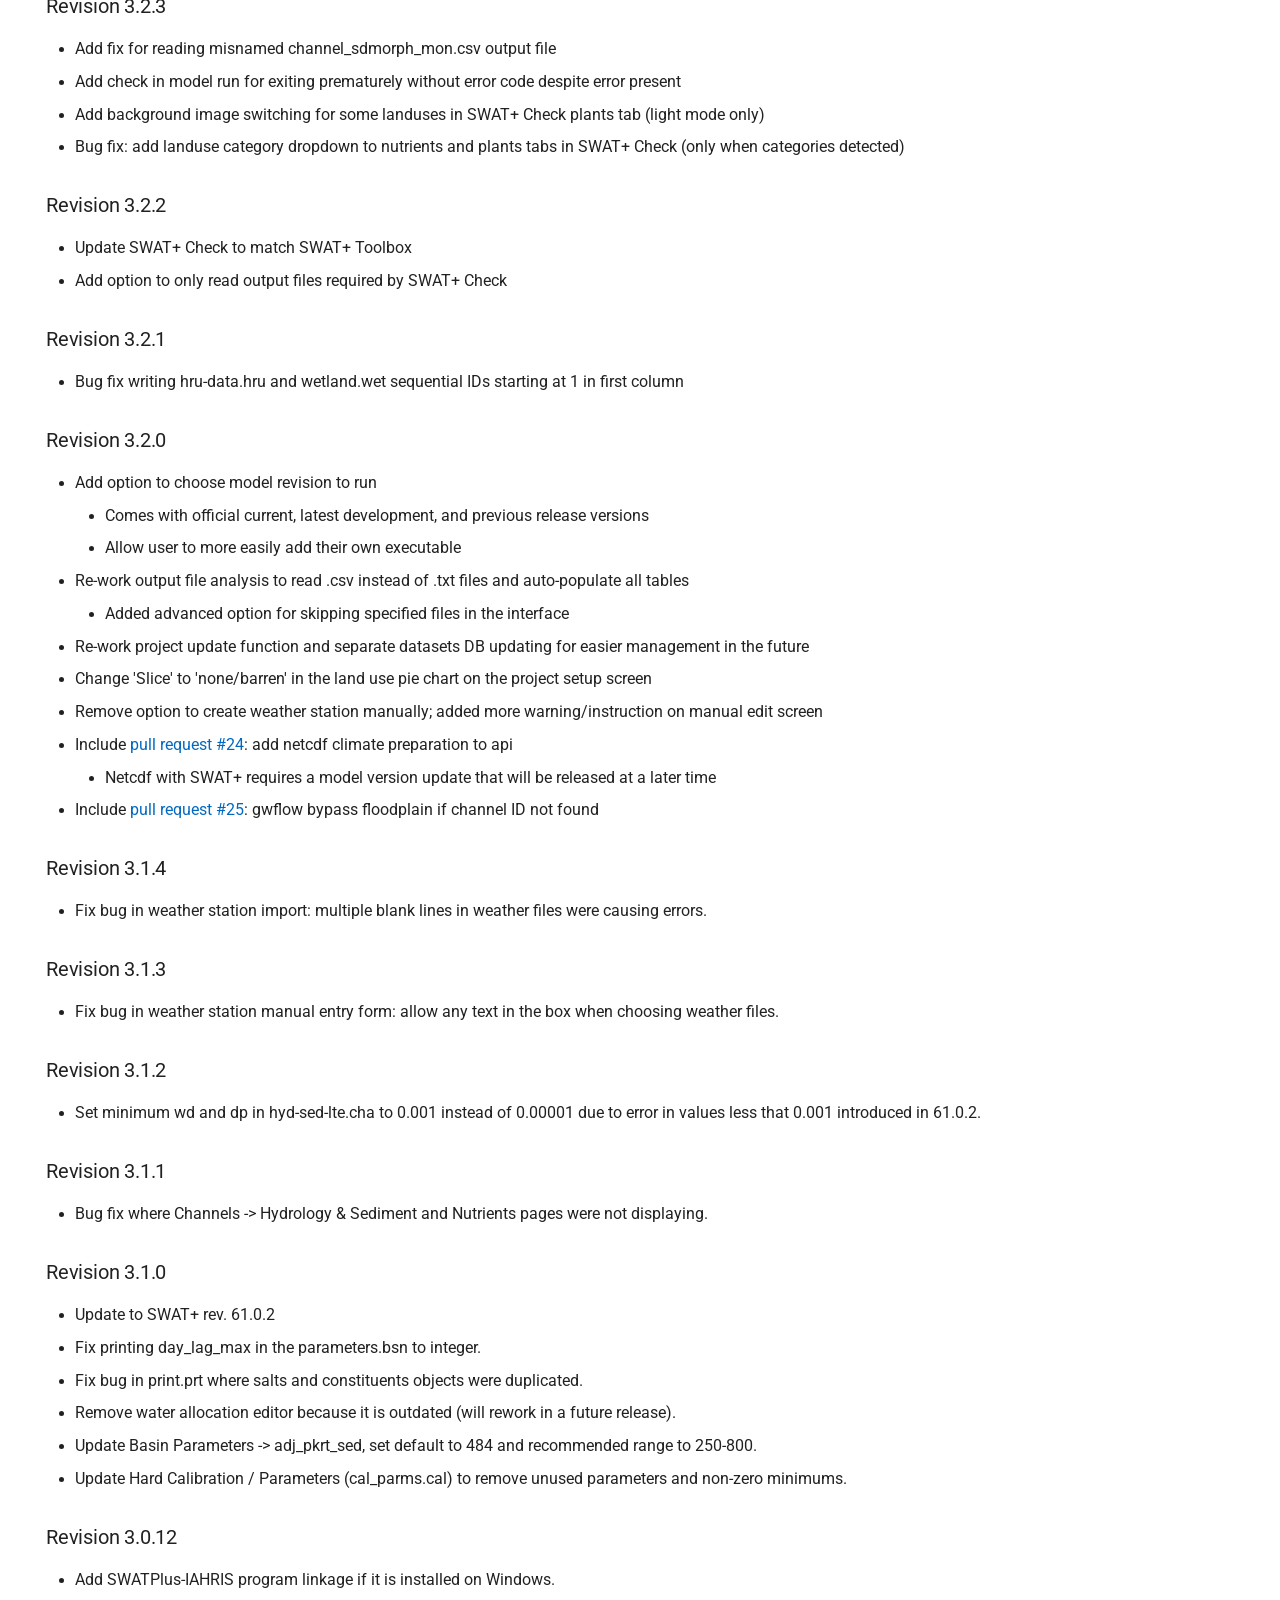
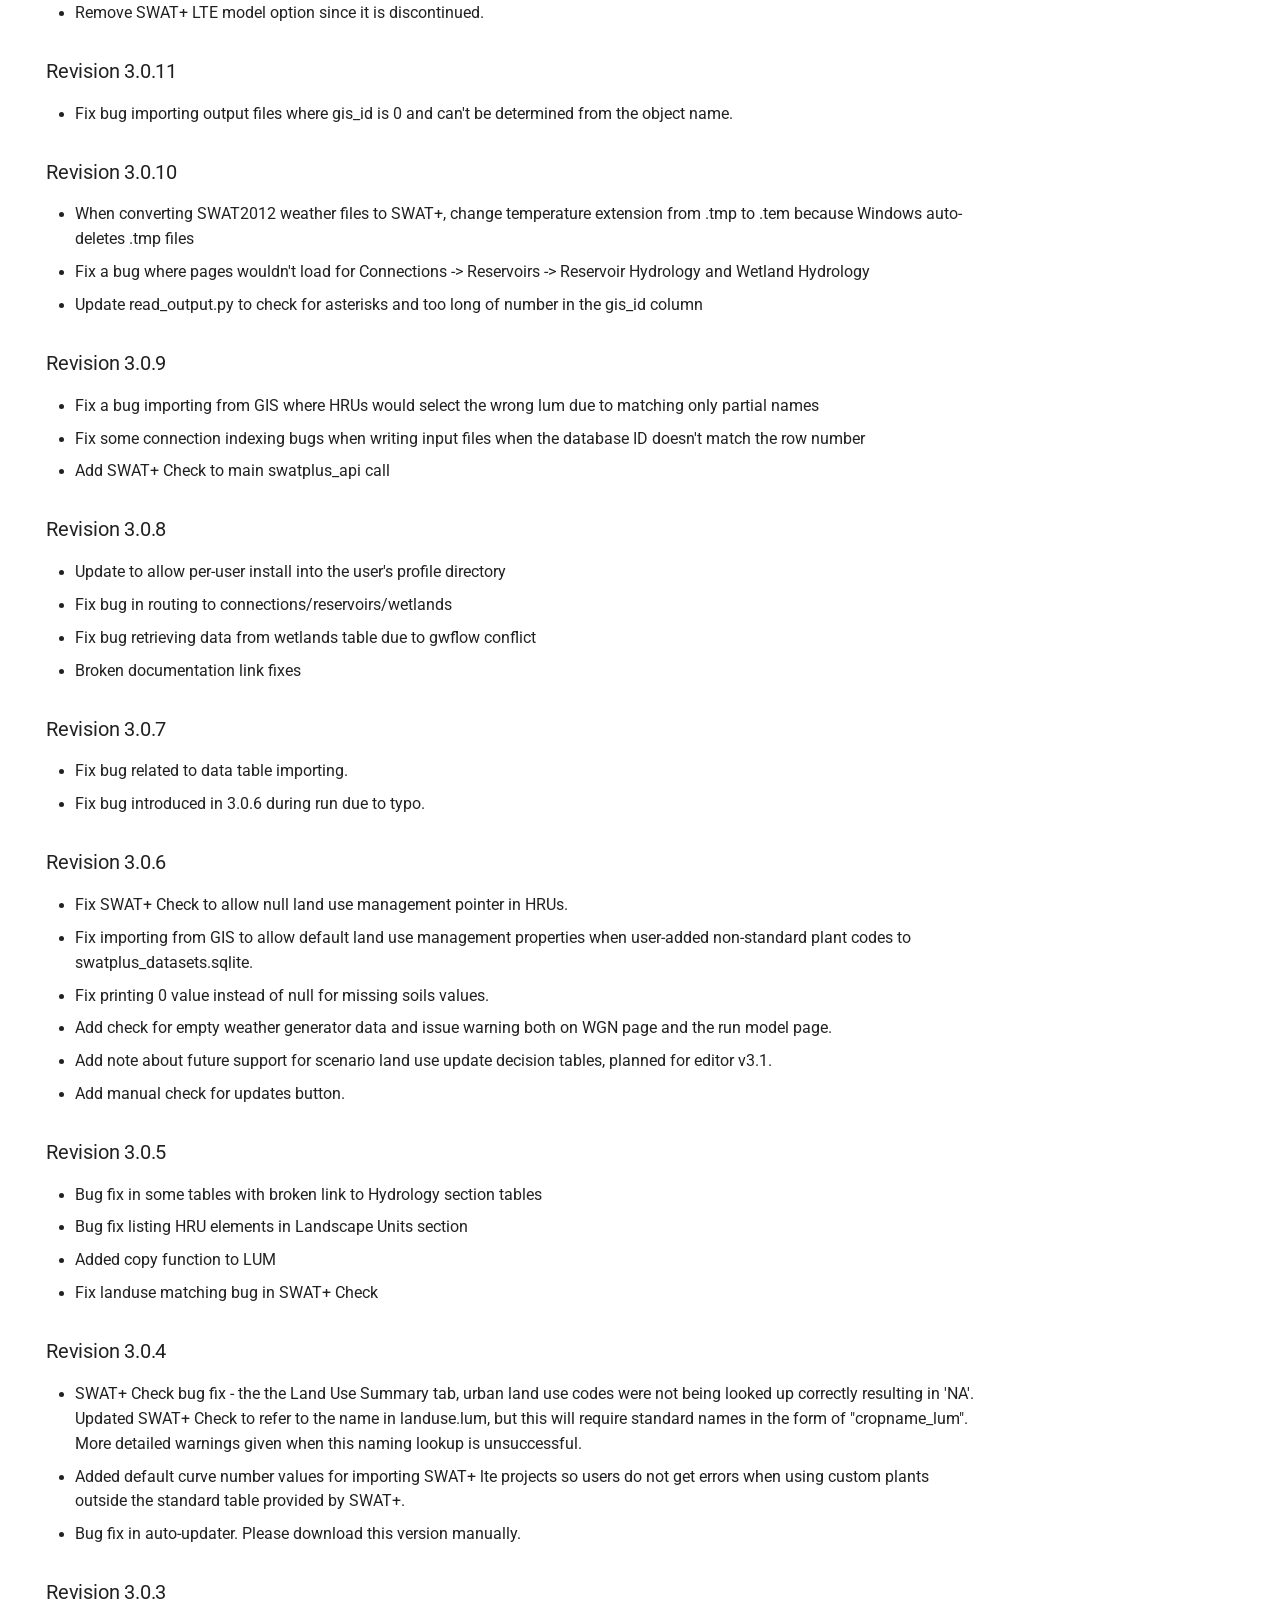
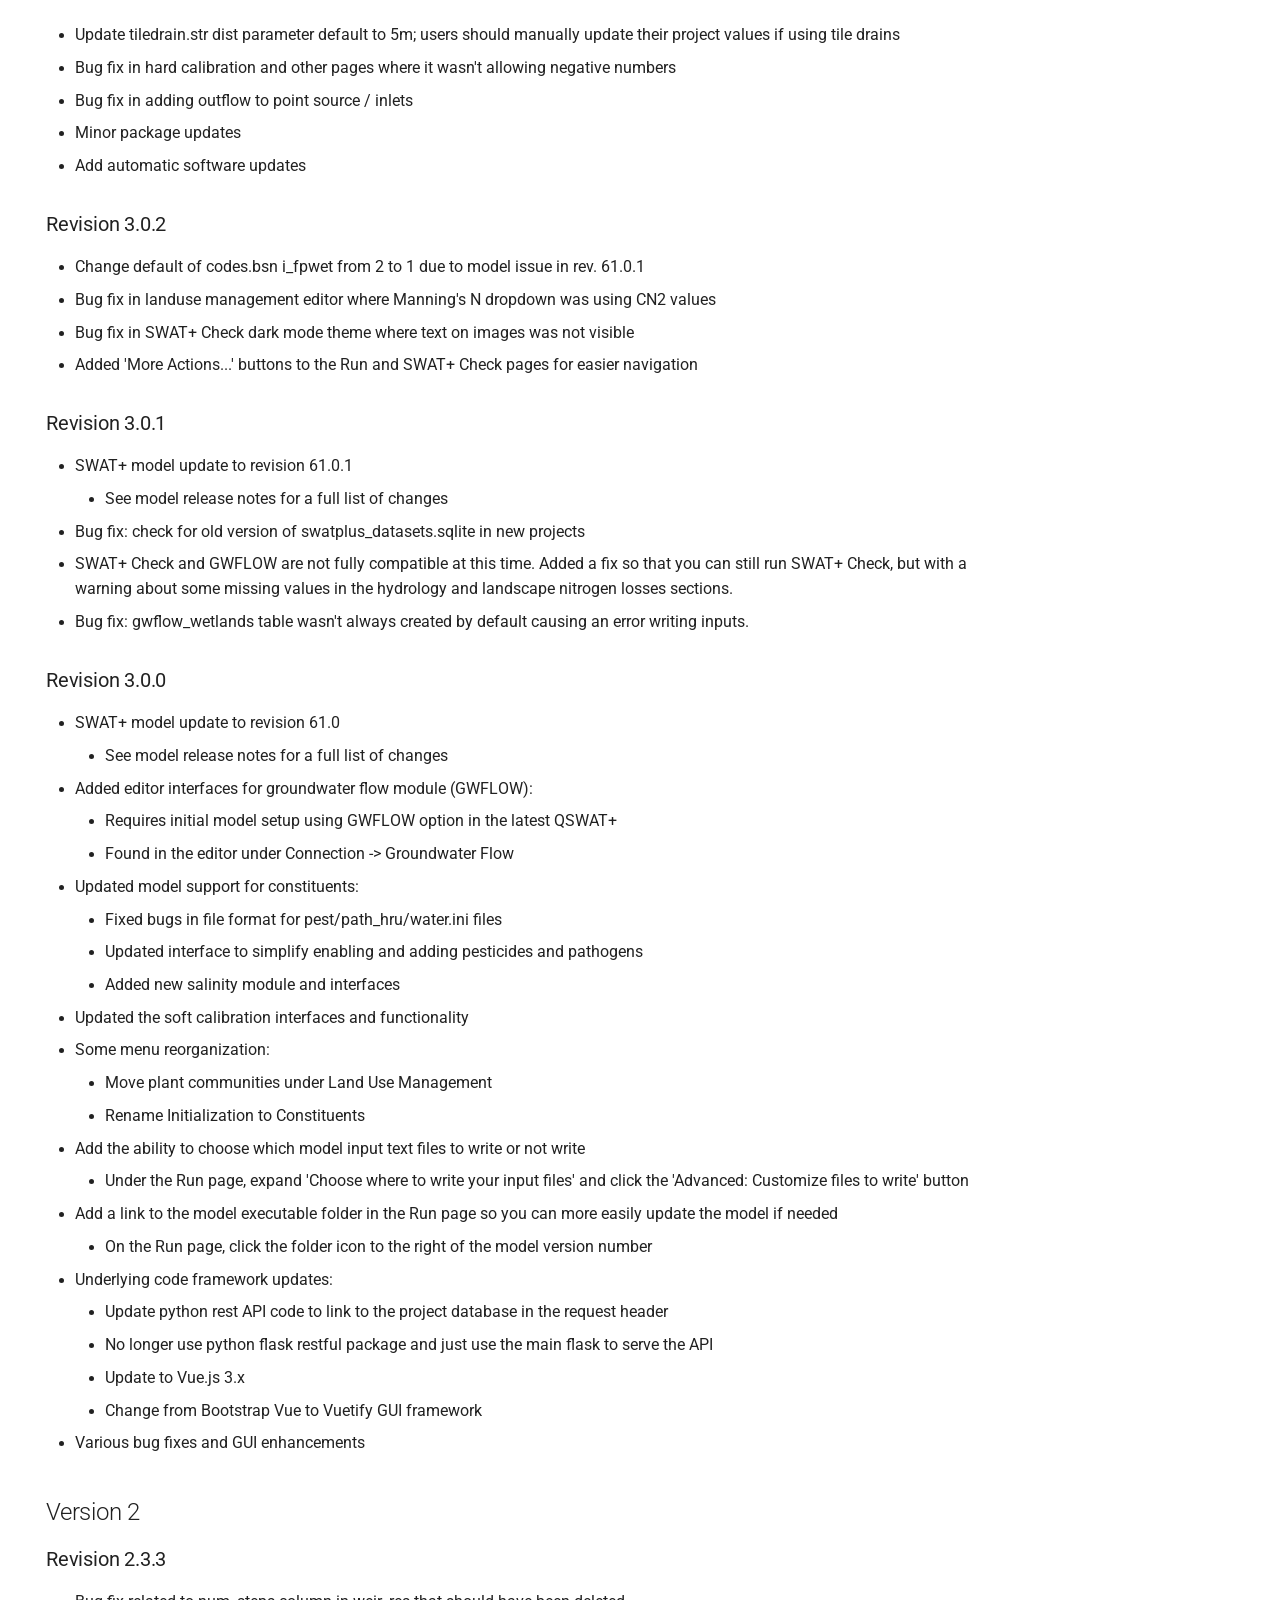
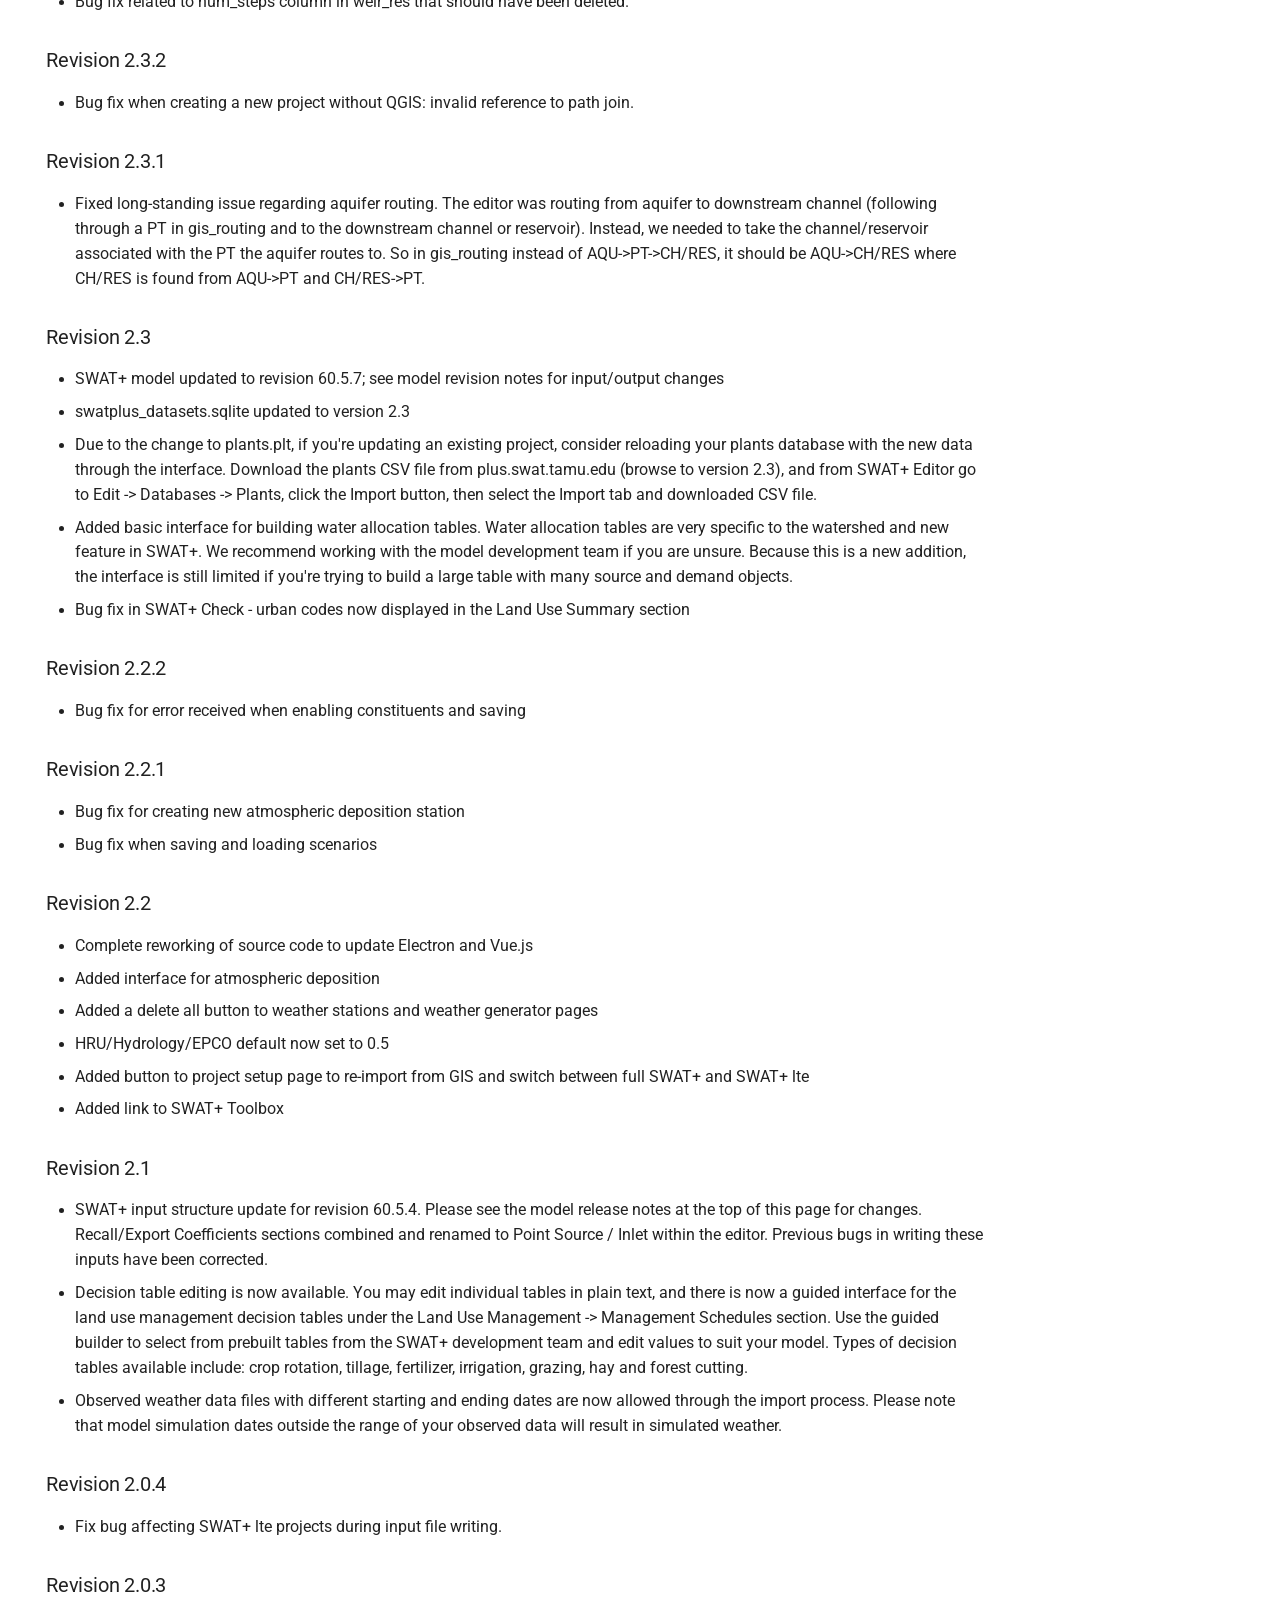
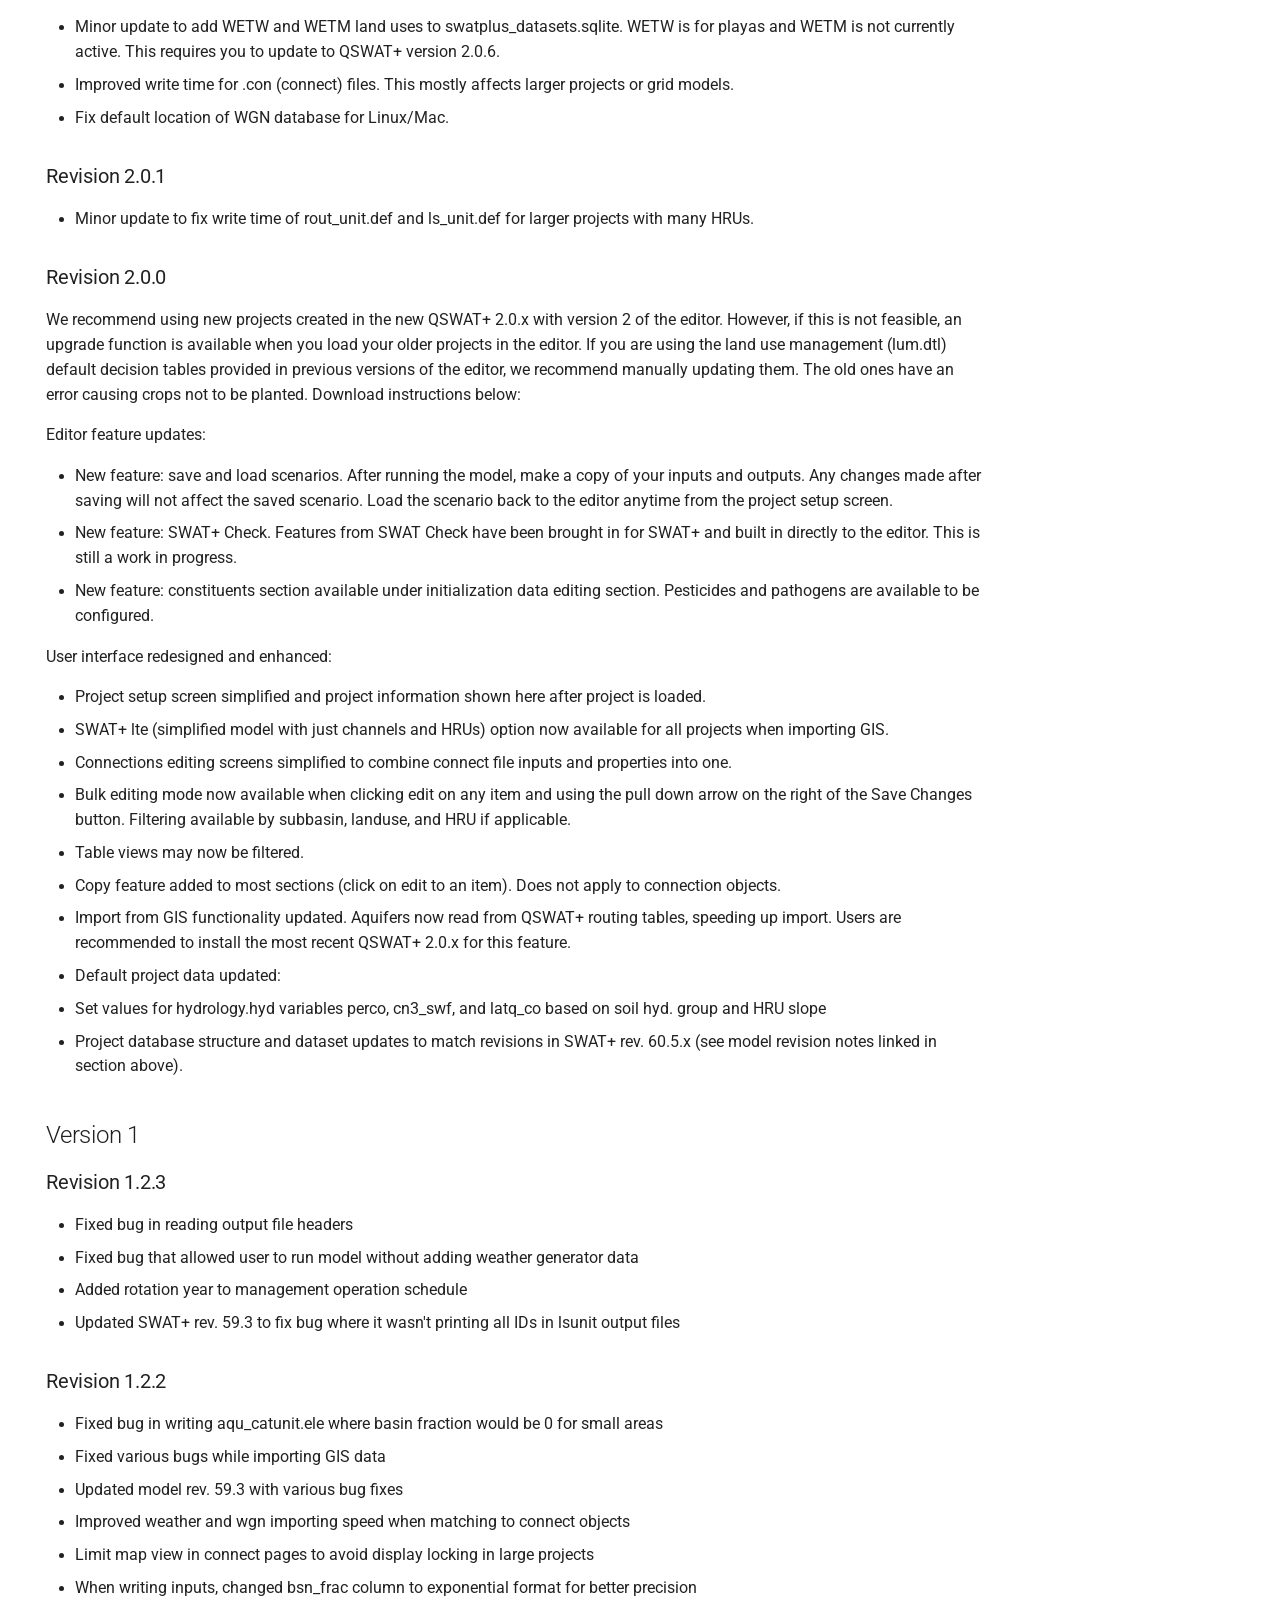
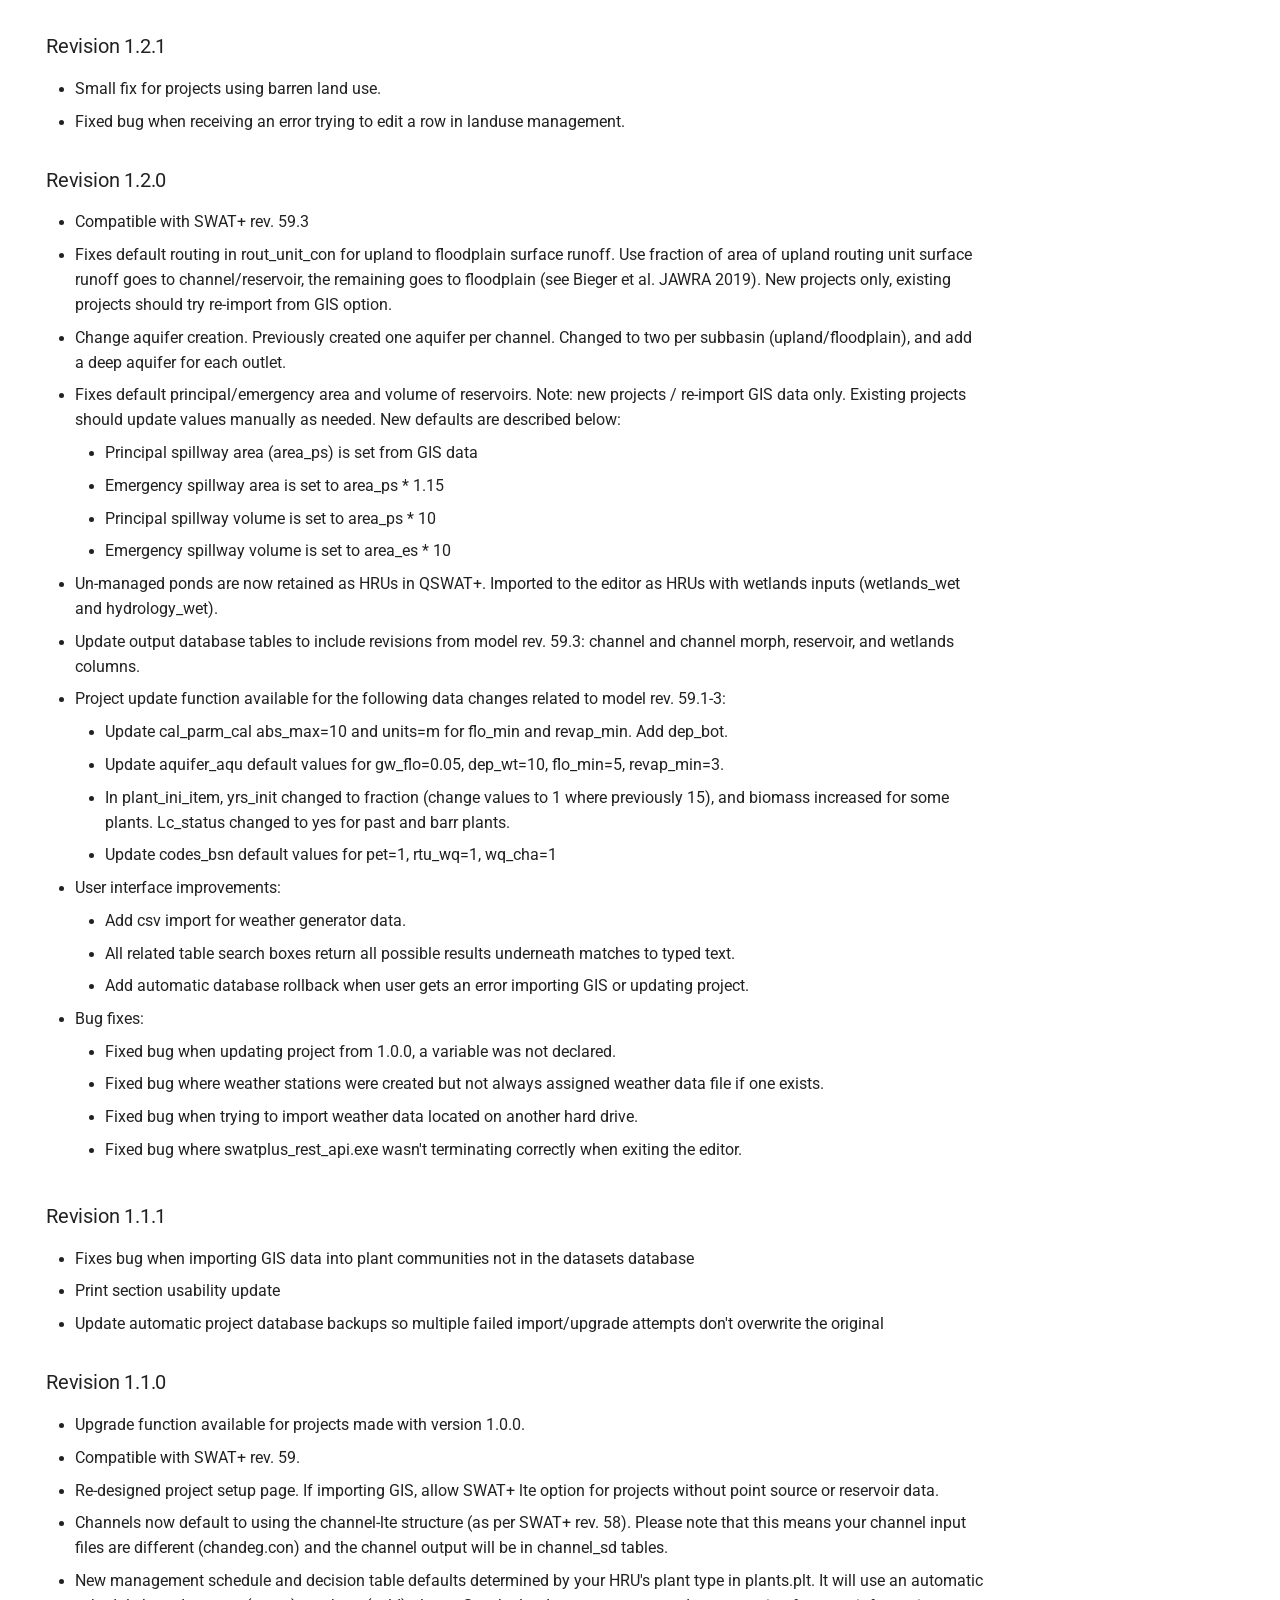
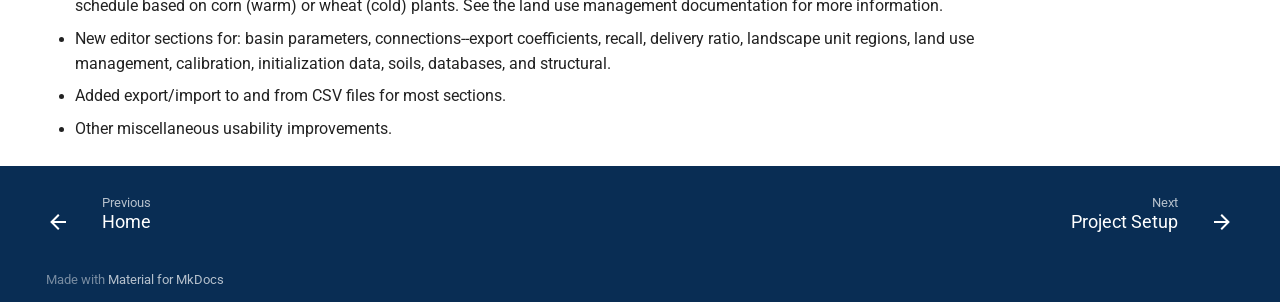
<file: changelog/index.html>
<!doctype html>
<html lang="en" class="no-js">
  <head>
    
      <meta charset="utf-8">
      <meta name="viewport" content="width=device-width,initial-scale=1">
      
        <meta name="description" content="Documentation for the SWAT+ Editor, and interface for editing SWAT+ model input files.">
      
      
      
        <link rel="canonical" href="https://swat-model.github.io/swatplus-editor-documentation/changelog/">
      
      
        <link rel="prev" href="..">
      
      
        <link rel="next" href="../project-setup/">
      
      
        
      
      
      <link rel="icon" href="../assets/favicon.ico">
      <meta name="generator" content="mkdocs-1.6.1, mkdocs-material-9.7.7">
    
    
      
        <title>Change Log - SWAT+ Editor Documentation</title>
      
    
    
      <link rel="stylesheet" href="../assets/stylesheets/main.ec1eaa64.min.css">
      
        
        <link rel="stylesheet" href="../assets/stylesheets/palette.ab4e12ef.min.css">
      
      


    
    
      
    
    
      
        
        
        <link rel="preconnect" href="https://fonts.gstatic.com" crossorigin>
        <link rel="stylesheet" href="https://fonts.googleapis.com/css?family=Roboto:300,300i,400,400i,700,700i%7CRoboto+Mono:400,400i,700,700i&display=fallback">
        <style>:root{--md-text-font:"Roboto";--md-code-font:"Roboto Mono"}</style>
      
    
    
      <link rel="stylesheet" href="../assets/extra.css">
    
    <script>__md_scope=new URL("..",location),__md_hash=e=>[...e].reduce(((e,_)=>(e<<5)-e+_.charCodeAt(0)),0),__md_get=(e,_=localStorage,t=__md_scope)=>JSON.parse(_.getItem(t.pathname+"."+e)),__md_set=(e,_,t=localStorage,a=__md_scope)=>{try{t.setItem(a.pathname+"."+e,JSON.stringify(_))}catch(e){}}</script>
    
      

    
    
  </head>
  
  
    
    
      
    
    
    
    
    <body dir="ltr" data-md-color-scheme="default" data-md-color-primary="custom" data-md-color-accent="custom">
  
    
    <input class="md-toggle" data-md-toggle="drawer" type="checkbox" id="__drawer" autocomplete="off">
    <input class="md-toggle" data-md-toggle="search" type="checkbox" id="__search" autocomplete="off">
    <label class="md-overlay" for="__drawer"></label>
    <div data-md-component="skip">
      
        
        <a href="#change-log" class="md-skip">
          Skip to content
        </a>
      
    </div>
    <div data-md-component="announce">
      
    </div>
    
    
      

  

<header class="md-header md-header--shadow md-header--lifted" data-md-component="header">
  <nav class="md-header__inner md-grid" aria-label="Header">
    <a href=".." title="SWAT+ Editor Documentation" class="md-header__button md-logo" aria-label="SWAT+ Editor Documentation" data-md-component="logo">
      
  <img src="../assets/splus.svg" alt="logo">

    </a>
    <label class="md-header__button md-icon" for="__drawer">
      
      <svg xmlns="http://www.w3.org/2000/svg" viewBox="0 0 24 24"><path d="M3 6h18v2H3zm0 5h18v2H3zm0 5h18v2H3z"/></svg>
    </label>
    <div class="md-header__title" data-md-component="header-title">
      <div class="md-header__ellipsis">
        <div class="md-header__topic">
          <span class="md-ellipsis">
            SWAT+ Editor Documentation
          </span>
        </div>
        <div class="md-header__topic" data-md-component="header-topic">
          <span class="md-ellipsis">
            
              Change Log
            
          </span>
        </div>
      </div>
    </div>
    
      
        <form class="md-header__option" data-md-component="palette">
  
    
    
    
    <input class="md-option" data-md-color-media="(prefers-color-scheme: light)" data-md-color-scheme="default" data-md-color-primary="custom" data-md-color-accent="custom"  aria-label="Switch to dark mode"  type="radio" name="__palette" id="__palette_0">
    
      <label class="md-header__button md-icon" title="Switch to dark mode" for="__palette_1" hidden>
        <svg xmlns="http://www.w3.org/2000/svg" viewBox="0 0 24 24"><path d="m17.75 4.09-2.53 1.94.91 3.06-2.63-1.81-2.63 1.81.91-3.06-2.53-1.94L12.44 4l1.06-3 1.06 3zm3.5 6.91-1.64 1.25.59 1.98-1.7-1.17-1.7 1.17.59-1.98L15.75 11l2.06-.05L18.5 9l.69 1.95zm-2.28 4.95c.83-.08 1.72 1.1 1.19 1.85-.32.45-.66.87-1.08 1.27C15.17 23 8.84 23 4.94 19.07c-3.91-3.9-3.91-10.24 0-14.14.4-.4.82-.76 1.27-1.08.75-.53 1.93.36 1.85 1.19-.27 2.86.69 5.83 2.89 8.02a9.96 9.96 0 0 0 8.02 2.89m-1.64 2.02a12.08 12.08 0 0 1-7.8-3.47c-2.17-2.19-3.33-5-3.49-7.82-2.81 3.14-2.7 7.96.31 10.98 3.02 3.01 7.84 3.12 10.98.31"/></svg>
      </label>
    
  
    
    
    
    <input class="md-option" data-md-color-media="(prefers-color-scheme: dark)" data-md-color-scheme="slate" data-md-color-primary="custom" data-md-color-accent="custom"  aria-label="Switch to light mode"  type="radio" name="__palette" id="__palette_1">
    
      <label class="md-header__button md-icon" title="Switch to light mode" for="__palette_0" hidden>
        <svg xmlns="http://www.w3.org/2000/svg" viewBox="0 0 24 24"><path d="M12 7a5 5 0 0 1 5 5 5 5 0 0 1-5 5 5 5 0 0 1-5-5 5 5 0 0 1 5-5m0 2a3 3 0 0 0-3 3 3 3 0 0 0 3 3 3 3 0 0 0 3-3 3 3 0 0 0-3-3m0-7 2.39 3.42C13.65 5.15 12.84 5 12 5s-1.65.15-2.39.42zM3.34 7l4.16-.35A7.2 7.2 0 0 0 5.94 8.5c-.44.74-.69 1.5-.83 2.29zm.02 10 1.76-3.77a7.131 7.131 0 0 0 2.38 4.14zM20.65 7l-1.77 3.79a7.02 7.02 0 0 0-2.38-4.15zm-.01 10-4.14.36c.59-.51 1.12-1.14 1.54-1.86.42-.73.69-1.5.83-2.29zM12 22l-2.41-3.44c.74.27 1.55.44 2.41.44.82 0 1.63-.17 2.37-.44z"/></svg>
      </label>
    
  
</form>
      
    
    
      <script>var palette=__md_get("__palette");if(palette&&palette.color){if("(prefers-color-scheme)"===palette.color.media){var media=matchMedia("(prefers-color-scheme: light)"),input=document.querySelector(media.matches?"[data-md-color-media='(prefers-color-scheme: light)']":"[data-md-color-media='(prefers-color-scheme: dark)']");palette.color.media=input.getAttribute("data-md-color-media"),palette.color.scheme=input.getAttribute("data-md-color-scheme"),palette.color.primary=input.getAttribute("data-md-color-primary"),palette.color.accent=input.getAttribute("data-md-color-accent")}for(var[key,value]of Object.entries(palette.color))document.body.setAttribute("data-md-color-"+key,value)}</script>
    
    
    
      
      
        <label class="md-header__button md-icon" for="__search">
          
          <svg xmlns="http://www.w3.org/2000/svg" viewBox="0 0 24 24"><path d="M9.5 3A6.5 6.5 0 0 1 16 9.5c0 1.61-.59 3.09-1.56 4.23l.27.27h.79l5 5-1.5 1.5-5-5v-.79l-.27-.27A6.52 6.52 0 0 1 9.5 16 6.5 6.5 0 0 1 3 9.5 6.5 6.5 0 0 1 9.5 3m0 2C7 5 5 7 5 9.5S7 14 9.5 14 14 12 14 9.5 12 5 9.5 5"/></svg>
        </label>
        <div class="md-search" data-md-component="search" role="dialog">
  <label class="md-search__overlay" for="__search"></label>
  <div class="md-search__inner" role="search">
    <form class="md-search__form" name="search">
      <input type="text" class="md-search__input" name="query" aria-label="Search" placeholder="Search" autocapitalize="off" autocorrect="off" autocomplete="off" spellcheck="false" data-md-component="search-query" required>
      <label class="md-search__icon md-icon" for="__search">
        
        <svg xmlns="http://www.w3.org/2000/svg" viewBox="0 0 24 24"><path d="M9.5 3A6.5 6.5 0 0 1 16 9.5c0 1.61-.59 3.09-1.56 4.23l.27.27h.79l5 5-1.5 1.5-5-5v-.79l-.27-.27A6.52 6.52 0 0 1 9.5 16 6.5 6.5 0 0 1 3 9.5 6.5 6.5 0 0 1 9.5 3m0 2C7 5 5 7 5 9.5S7 14 9.5 14 14 12 14 9.5 12 5 9.5 5"/></svg>
        
        <svg xmlns="http://www.w3.org/2000/svg" viewBox="0 0 24 24"><path d="M20 11v2H8l5.5 5.5-1.42 1.42L4.16 12l7.92-7.92L13.5 5.5 8 11z"/></svg>
      </label>
      <nav class="md-search__options" aria-label="Search">
        
        <button type="reset" class="md-search__icon md-icon" title="Clear" aria-label="Clear" tabindex="-1">
          
          <svg xmlns="http://www.w3.org/2000/svg" viewBox="0 0 24 24"><path d="M19 6.41 17.59 5 12 10.59 6.41 5 5 6.41 10.59 12 5 17.59 6.41 19 12 13.41 17.59 19 19 17.59 13.41 12z"/></svg>
        </button>
      </nav>
      
    </form>
    <div class="md-search__output">
      <div class="md-search__scrollwrap" tabindex="0" data-md-scrollfix>
        <div class="md-search-result" data-md-component="search-result">
          <div class="md-search-result__meta">
            Initializing search
          </div>
          <ol class="md-search-result__list" role="presentation"></ol>
        </div>
      </div>
    </div>
  </div>
</div>
      
    
    
      <div class="md-header__source">
        <a href="https://github.com/swat-model/swatplus-editor" title="Go to repository" class="md-source" data-md-component="source">
  <div class="md-source__icon md-icon">
    
    <svg xmlns="http://www.w3.org/2000/svg" viewBox="0 0 512 512"><!--! Font Awesome Free 7.1.0 by @fontawesome - https://fontawesome.com License - https://fontawesome.com/license/free (Icons: CC BY 4.0, Fonts: SIL OFL 1.1, Code: MIT License) Copyright 2025 Fonticons, Inc.--><path d="M173.9 397.4c0 2-2.3 3.6-5.2 3.6-3.3.3-5.6-1.3-5.6-3.6 0-2 2.3-3.6 5.2-3.6 3-.3 5.6 1.3 5.6 3.6m-31.1-4.5c-.7 2 1.3 4.3 4.3 4.9 2.6 1 5.6 0 6.2-2s-1.3-4.3-4.3-5.2c-2.6-.7-5.5.3-6.2 2.3m44.2-1.7c-2.9.7-4.9 2.6-4.6 4.9.3 2 2.9 3.3 5.9 2.6 2.9-.7 4.9-2.6 4.6-4.6-.3-1.9-3-3.2-5.9-2.9M252.8 8C114.1 8 8 113.3 8 252c0 110.9 69.8 205.8 169.5 239.2 12.8 2.3 17.3-5.6 17.3-12.1 0-6.2-.3-40.4-.3-61.4 0 0-70 15-84.7-29.8 0 0-11.4-29.1-27.8-36.6 0 0-22.9-15.7 1.6-15.4 0 0 24.9 2 38.6 25.8 21.9 38.6 58.6 27.5 72.9 20.9 2.3-16 8.8-27.1 16-33.7-55.9-6.2-112.3-14.3-112.3-110.5 0-27.5 7.6-41.3 23.6-58.9-2.6-6.5-11.1-33.3 2.6-67.9 20.9-6.5 69 27 69 27 20-5.6 41.5-8.5 62.8-8.5s42.8 2.9 62.8 8.5c0 0 48.1-33.6 69-27 13.7 34.7 5.2 61.4 2.6 67.9 16 17.7 25.8 31.5 25.8 58.9 0 96.5-58.9 104.2-114.8 110.5 9.2 7.9 17 22.9 17 46.4 0 33.7-.3 75.4-.3 83.6 0 6.5 4.6 14.4 17.3 12.1C436.2 457.8 504 362.9 504 252 504 113.3 391.5 8 252.8 8M105.2 352.9c-1.3 1-1 3.3.7 5.2 1.6 1.6 3.9 2.3 5.2 1 1.3-1 1-3.3-.7-5.2-1.6-1.6-3.9-2.3-5.2-1m-10.8-8.1c-.7 1.3.3 2.9 2.3 3.9 1.6 1 3.6.7 4.3-.7.7-1.3-.3-2.9-2.3-3.9-2-.6-3.6-.3-4.3.7m32.4 35.6c-1.6 1.3-1 4.3 1.3 6.2 2.3 2.3 5.2 2.6 6.5 1 1.3-1.3.7-4.3-1.3-6.2-2.2-2.3-5.2-2.6-6.5-1m-11.4-14.7c-1.6 1-1.6 3.6 0 5.9s4.3 3.3 5.6 2.3c1.6-1.3 1.6-3.9 0-6.2-1.4-2.3-4-3.3-5.6-2"/></svg>
  </div>
  <div class="md-source__repository">
    swat-model/swatplus-editor
  </div>
</a>
      </div>
    
  </nav>
  
    
      
<nav class="md-tabs" aria-label="Tabs" data-md-component="tabs">
  <div class="md-grid">
    <ul class="md-tabs__list">
      
        
  
  
  
  
    <li class="md-tabs__item">
      <a href=".." class="md-tabs__link">
        
  
  
    
  
  Home

      </a>
    </li>
  

      
        
  
  
  
    
  
  
    <li class="md-tabs__item md-tabs__item--active">
      <a href="./" class="md-tabs__link">
        
  
  
    
  
  Change Log

      </a>
    </li>
  

      
        
  
  
  
  
    <li class="md-tabs__item">
      <a href="../project-setup/" class="md-tabs__link">
        
  
  
    
  
  Project Setup

      </a>
    </li>
  

      
        
  
  
  
  
    
    
      <li class="md-tabs__item">
        <a href="../edit-inputs/" class="md-tabs__link">
          
  
  
  Edit SWAT+ Inputs

        </a>
      </li>
    
  

      
        
  
  
  
  
    <li class="md-tabs__item">
      <a href="../run/" class="md-tabs__link">
        
  
  
    
  
  Run SWAT+

      </a>
    </li>
  

      
        
  
  
  
  
    <li class="md-tabs__item">
      <a href="../sqlite/" class="md-tabs__link">
        
  
  
    
  
  How to Use SQLite

      </a>
    </li>
  

      
        
  
  
  
  
    
    
      <li class="md-tabs__item">
        <a href="../developers/" class="md-tabs__link">
          
  
  
  Developers

        </a>
      </li>
    
  

      
    </ul>
  </div>
</nav>
    
  
</header>
    
    <div class="md-container" data-md-component="container">
      
      
        
      
      <main class="md-main" data-md-component="main">
        <div class="md-main__inner md-grid">
          
            
              
                
              
              <div class="md-sidebar md-sidebar--primary" data-md-component="sidebar" data-md-type="navigation" hidden>
                <div class="md-sidebar__scrollwrap">
                  <div class="md-sidebar__inner">
                    


  


<nav class="md-nav md-nav--primary md-nav--lifted" aria-label="Navigation" data-md-level="0">
  <label class="md-nav__title" for="__drawer">
    <a href=".." title="SWAT+ Editor Documentation" class="md-nav__button md-logo" aria-label="SWAT+ Editor Documentation" data-md-component="logo">
      
  <img src="../assets/splus.svg" alt="logo">

    </a>
    SWAT+ Editor Documentation
  </label>
  
    <div class="md-nav__source">
      <a href="https://github.com/swat-model/swatplus-editor" title="Go to repository" class="md-source" data-md-component="source">
  <div class="md-source__icon md-icon">
    
    <svg xmlns="http://www.w3.org/2000/svg" viewBox="0 0 512 512"><!--! Font Awesome Free 7.1.0 by @fontawesome - https://fontawesome.com License - https://fontawesome.com/license/free (Icons: CC BY 4.0, Fonts: SIL OFL 1.1, Code: MIT License) Copyright 2025 Fonticons, Inc.--><path d="M173.9 397.4c0 2-2.3 3.6-5.2 3.6-3.3.3-5.6-1.3-5.6-3.6 0-2 2.3-3.6 5.2-3.6 3-.3 5.6 1.3 5.6 3.6m-31.1-4.5c-.7 2 1.3 4.3 4.3 4.9 2.6 1 5.6 0 6.2-2s-1.3-4.3-4.3-5.2c-2.6-.7-5.5.3-6.2 2.3m44.2-1.7c-2.9.7-4.9 2.6-4.6 4.9.3 2 2.9 3.3 5.9 2.6 2.9-.7 4.9-2.6 4.6-4.6-.3-1.9-3-3.2-5.9-2.9M252.8 8C114.1 8 8 113.3 8 252c0 110.9 69.8 205.8 169.5 239.2 12.8 2.3 17.3-5.6 17.3-12.1 0-6.2-.3-40.4-.3-61.4 0 0-70 15-84.7-29.8 0 0-11.4-29.1-27.8-36.6 0 0-22.9-15.7 1.6-15.4 0 0 24.9 2 38.6 25.8 21.9 38.6 58.6 27.5 72.9 20.9 2.3-16 8.8-27.1 16-33.7-55.9-6.2-112.3-14.3-112.3-110.5 0-27.5 7.6-41.3 23.6-58.9-2.6-6.5-11.1-33.3 2.6-67.9 20.9-6.5 69 27 69 27 20-5.6 41.5-8.5 62.8-8.5s42.8 2.9 62.8 8.5c0 0 48.1-33.6 69-27 13.7 34.7 5.2 61.4 2.6 67.9 16 17.7 25.8 31.5 25.8 58.9 0 96.5-58.9 104.2-114.8 110.5 9.2 7.9 17 22.9 17 46.4 0 33.7-.3 75.4-.3 83.6 0 6.5 4.6 14.4 17.3 12.1C436.2 457.8 504 362.9 504 252 504 113.3 391.5 8 252.8 8M105.2 352.9c-1.3 1-1 3.3.7 5.2 1.6 1.6 3.9 2.3 5.2 1 1.3-1 1-3.3-.7-5.2-1.6-1.6-3.9-2.3-5.2-1m-10.8-8.1c-.7 1.3.3 2.9 2.3 3.9 1.6 1 3.6.7 4.3-.7.7-1.3-.3-2.9-2.3-3.9-2-.6-3.6-.3-4.3.7m32.4 35.6c-1.6 1.3-1 4.3 1.3 6.2 2.3 2.3 5.2 2.6 6.5 1 1.3-1.3.7-4.3-1.3-6.2-2.2-2.3-5.2-2.6-6.5-1m-11.4-14.7c-1.6 1-1.6 3.6 0 5.9s4.3 3.3 5.6 2.3c1.6-1.3 1.6-3.9 0-6.2-1.4-2.3-4-3.3-5.6-2"/></svg>
  </div>
  <div class="md-source__repository">
    swat-model/swatplus-editor
  </div>
</a>
    </div>
  
  <ul class="md-nav__list" data-md-scrollfix>
    
      
      
  
  
  
  
    <li class="md-nav__item">
      <a href=".." class="md-nav__link">
        
  
  
  <span class="md-ellipsis">
    
  
    Home
  

    
  </span>
  
  

      </a>
    </li>
  

    
      
      
  
  
    
  
  
  
    <li class="md-nav__item md-nav__item--active">
      
      <input class="md-nav__toggle md-toggle" type="checkbox" id="__toc">
      
      
        
      
      
        <label class="md-nav__link md-nav__link--active" for="__toc">
          
  
  
  <span class="md-ellipsis">
    
  
    Change Log
  

    
  </span>
  
  

          <span class="md-nav__icon md-icon"></span>
        </label>
      
      <a href="./" class="md-nav__link md-nav__link--active">
        
  
  
  <span class="md-ellipsis">
    
  
    Change Log
  

    
  </span>
  
  

      </a>
      
        

<nav class="md-nav md-nav--secondary" aria-label="Table of contents">
  
  
  
    
  
  
    <label class="md-nav__title" for="__toc">
      <span class="md-nav__icon md-icon"></span>
      Table of contents
    </label>
    <ul class="md-nav__list" data-md-component="toc" data-md-scrollfix>
      
        <li class="md-nav__item">
  <a href="#version-4" class="md-nav__link">
    <span class="md-ellipsis">
      
        Version 4
      
    </span>
  </a>
  
    <nav class="md-nav" aria-label="Version 4">
      <ul class="md-nav__list">
        
          <li class="md-nav__item">
  <a href="#revision-410" class="md-nav__link">
    <span class="md-ellipsis">
      
        Revision 4.1.0
      
    </span>
  </a>
  
</li>
        
          <li class="md-nav__item">
  <a href="#revision-402" class="md-nav__link">
    <span class="md-ellipsis">
      
        Revision 4.0.2
      
    </span>
  </a>
  
</li>
        
          <li class="md-nav__item">
  <a href="#revision-401" class="md-nav__link">
    <span class="md-ellipsis">
      
        Revision 4.0.1
      
    </span>
  </a>
  
</li>
        
          <li class="md-nav__item">
  <a href="#revision-400" class="md-nav__link">
    <span class="md-ellipsis">
      
        Revision 4.0.0
      
    </span>
  </a>
  
</li>
        
      </ul>
    </nav>
  
</li>
      
        <li class="md-nav__item">
  <a href="#version-3" class="md-nav__link">
    <span class="md-ellipsis">
      
        Version 3
      
    </span>
  </a>
  
    <nav class="md-nav" aria-label="Version 3">
      <ul class="md-nav__list">
        
          <li class="md-nav__item">
  <a href="#revision-324" class="md-nav__link">
    <span class="md-ellipsis">
      
        Revision 3.2.4
      
    </span>
  </a>
  
</li>
        
          <li class="md-nav__item">
  <a href="#revision-323" class="md-nav__link">
    <span class="md-ellipsis">
      
        Revision 3.2.3
      
    </span>
  </a>
  
</li>
        
          <li class="md-nav__item">
  <a href="#revision-322" class="md-nav__link">
    <span class="md-ellipsis">
      
        Revision 3.2.2
      
    </span>
  </a>
  
</li>
        
          <li class="md-nav__item">
  <a href="#revision-321" class="md-nav__link">
    <span class="md-ellipsis">
      
        Revision 3.2.1
      
    </span>
  </a>
  
</li>
        
          <li class="md-nav__item">
  <a href="#revision-320" class="md-nav__link">
    <span class="md-ellipsis">
      
        Revision 3.2.0
      
    </span>
  </a>
  
</li>
        
          <li class="md-nav__item">
  <a href="#revision-314" class="md-nav__link">
    <span class="md-ellipsis">
      
        Revision 3.1.4
      
    </span>
  </a>
  
</li>
        
          <li class="md-nav__item">
  <a href="#revision-313" class="md-nav__link">
    <span class="md-ellipsis">
      
        Revision 3.1.3
      
    </span>
  </a>
  
</li>
        
          <li class="md-nav__item">
  <a href="#revision-312" class="md-nav__link">
    <span class="md-ellipsis">
      
        Revision 3.1.2
      
    </span>
  </a>
  
</li>
        
          <li class="md-nav__item">
  <a href="#revision-311" class="md-nav__link">
    <span class="md-ellipsis">
      
        Revision 3.1.1
      
    </span>
  </a>
  
</li>
        
          <li class="md-nav__item">
  <a href="#revision-310" class="md-nav__link">
    <span class="md-ellipsis">
      
        Revision 3.1.0
      
    </span>
  </a>
  
</li>
        
          <li class="md-nav__item">
  <a href="#revision-3012" class="md-nav__link">
    <span class="md-ellipsis">
      
        Revision 3.0.12
      
    </span>
  </a>
  
</li>
        
          <li class="md-nav__item">
  <a href="#revision-3011" class="md-nav__link">
    <span class="md-ellipsis">
      
        Revision 3.0.11
      
    </span>
  </a>
  
</li>
        
          <li class="md-nav__item">
  <a href="#revision-3010" class="md-nav__link">
    <span class="md-ellipsis">
      
        Revision 3.0.10
      
    </span>
  </a>
  
</li>
        
          <li class="md-nav__item">
  <a href="#revision-309" class="md-nav__link">
    <span class="md-ellipsis">
      
        Revision 3.0.9
      
    </span>
  </a>
  
</li>
        
          <li class="md-nav__item">
  <a href="#revision-308" class="md-nav__link">
    <span class="md-ellipsis">
      
        Revision 3.0.8
      
    </span>
  </a>
  
</li>
        
          <li class="md-nav__item">
  <a href="#revision-307" class="md-nav__link">
    <span class="md-ellipsis">
      
        Revision 3.0.7
      
    </span>
  </a>
  
</li>
        
          <li class="md-nav__item">
  <a href="#revision-306" class="md-nav__link">
    <span class="md-ellipsis">
      
        Revision 3.0.6
      
    </span>
  </a>
  
</li>
        
          <li class="md-nav__item">
  <a href="#revision-305" class="md-nav__link">
    <span class="md-ellipsis">
      
        Revision 3.0.5
      
    </span>
  </a>
  
</li>
        
          <li class="md-nav__item">
  <a href="#revision-304" class="md-nav__link">
    <span class="md-ellipsis">
      
        Revision 3.0.4
      
    </span>
  </a>
  
</li>
        
          <li class="md-nav__item">
  <a href="#revision-303" class="md-nav__link">
    <span class="md-ellipsis">
      
        Revision 3.0.3
      
    </span>
  </a>
  
</li>
        
          <li class="md-nav__item">
  <a href="#revision-302" class="md-nav__link">
    <span class="md-ellipsis">
      
        Revision 3.0.2
      
    </span>
  </a>
  
</li>
        
          <li class="md-nav__item">
  <a href="#revision-301" class="md-nav__link">
    <span class="md-ellipsis">
      
        Revision 3.0.1
      
    </span>
  </a>
  
</li>
        
          <li class="md-nav__item">
  <a href="#revision-300" class="md-nav__link">
    <span class="md-ellipsis">
      
        Revision 3.0.0
      
    </span>
  </a>
  
</li>
        
      </ul>
    </nav>
  
</li>
      
        <li class="md-nav__item">
  <a href="#version-2" class="md-nav__link">
    <span class="md-ellipsis">
      
        Version 2
      
    </span>
  </a>
  
    <nav class="md-nav" aria-label="Version 2">
      <ul class="md-nav__list">
        
          <li class="md-nav__item">
  <a href="#revision-233" class="md-nav__link">
    <span class="md-ellipsis">
      
        Revision 2.3.3
      
    </span>
  </a>
  
</li>
        
          <li class="md-nav__item">
  <a href="#revision-232" class="md-nav__link">
    <span class="md-ellipsis">
      
        Revision 2.3.2
      
    </span>
  </a>
  
</li>
        
          <li class="md-nav__item">
  <a href="#revision-231" class="md-nav__link">
    <span class="md-ellipsis">
      
        Revision 2.3.1
      
    </span>
  </a>
  
</li>
        
          <li class="md-nav__item">
  <a href="#revision-23" class="md-nav__link">
    <span class="md-ellipsis">
      
        Revision 2.3
      
    </span>
  </a>
  
</li>
        
          <li class="md-nav__item">
  <a href="#revision-222" class="md-nav__link">
    <span class="md-ellipsis">
      
        Revision 2.2.2
      
    </span>
  </a>
  
</li>
        
          <li class="md-nav__item">
  <a href="#revision-221" class="md-nav__link">
    <span class="md-ellipsis">
      
        Revision 2.2.1
      
    </span>
  </a>
  
</li>
        
          <li class="md-nav__item">
  <a href="#revision-22" class="md-nav__link">
    <span class="md-ellipsis">
      
        Revision 2.2
      
    </span>
  </a>
  
</li>
        
          <li class="md-nav__item">
  <a href="#revision-21" class="md-nav__link">
    <span class="md-ellipsis">
      
        Revision 2.1
      
    </span>
  </a>
  
</li>
        
          <li class="md-nav__item">
  <a href="#revision-204" class="md-nav__link">
    <span class="md-ellipsis">
      
        Revision 2.0.4
      
    </span>
  </a>
  
</li>
        
          <li class="md-nav__item">
  <a href="#revision-203" class="md-nav__link">
    <span class="md-ellipsis">
      
        Revision 2.0.3
      
    </span>
  </a>
  
</li>
        
          <li class="md-nav__item">
  <a href="#revision-201" class="md-nav__link">
    <span class="md-ellipsis">
      
        Revision 2.0.1
      
    </span>
  </a>
  
</li>
        
          <li class="md-nav__item">
  <a href="#revision-200" class="md-nav__link">
    <span class="md-ellipsis">
      
        Revision 2.0.0
      
    </span>
  </a>
  
</li>
        
      </ul>
    </nav>
  
</li>
      
        <li class="md-nav__item">
  <a href="#version-1" class="md-nav__link">
    <span class="md-ellipsis">
      
        Version 1
      
    </span>
  </a>
  
    <nav class="md-nav" aria-label="Version 1">
      <ul class="md-nav__list">
        
          <li class="md-nav__item">
  <a href="#revision-123" class="md-nav__link">
    <span class="md-ellipsis">
      
        Revision 1.2.3
      
    </span>
  </a>
  
</li>
        
          <li class="md-nav__item">
  <a href="#revision-122" class="md-nav__link">
    <span class="md-ellipsis">
      
        Revision 1.2.2
      
    </span>
  </a>
  
</li>
        
          <li class="md-nav__item">
  <a href="#revision-121" class="md-nav__link">
    <span class="md-ellipsis">
      
        Revision 1.2.1
      
    </span>
  </a>
  
</li>
        
          <li class="md-nav__item">
  <a href="#revision-120" class="md-nav__link">
    <span class="md-ellipsis">
      
        Revision 1.2.0
      
    </span>
  </a>
  
</li>
        
          <li class="md-nav__item">
  <a href="#revision-111" class="md-nav__link">
    <span class="md-ellipsis">
      
        Revision 1.1.1
      
    </span>
  </a>
  
</li>
        
          <li class="md-nav__item">
  <a href="#revision-110" class="md-nav__link">
    <span class="md-ellipsis">
      
        Revision 1.1.0
      
    </span>
  </a>
  
</li>
        
      </ul>
    </nav>
  
</li>
      
    </ul>
  
</nav>
      
    </li>
  

    
      
      
  
  
  
  
    <li class="md-nav__item">
      <a href="../project-setup/" class="md-nav__link">
        
  
  
  <span class="md-ellipsis">
    
  
    Project Setup
  

    
  </span>
  
  

      </a>
    </li>
  

    
      
      
  
  
  
  
    
    
    
    
      
      
    
    
    <li class="md-nav__item md-nav__item--nested">
      
        
        
        <input class="md-nav__toggle md-toggle " type="checkbox" id="__nav_4" >
        
          
          <label class="md-nav__link" for="__nav_4" id="__nav_4_label" tabindex="0">
            
  
  
  <span class="md-ellipsis">
    
  
    Edit SWAT+ Inputs
  

    
  </span>
  
  

            <span class="md-nav__icon md-icon"></span>
          </label>
        
        <nav class="md-nav" data-md-level="1" aria-labelledby="__nav_4_label" aria-expanded="false">
          <label class="md-nav__title" for="__nav_4">
            <span class="md-nav__icon md-icon"></span>
            
  
    Edit SWAT+ Inputs
  

          </label>
          <ul class="md-nav__list" data-md-scrollfix>
            
              
                
  
  
  
  
    <li class="md-nav__item">
      <a href="../edit-inputs/" class="md-nav__link">
        
  
  
  <span class="md-ellipsis">
    
  
    Navigating the Editor
  

    
  </span>
  
  

      </a>
    </li>
  

              
            
              
                
  
  
  
  
    <li class="md-nav__item">
      <a href="../edit-inputs/sample-data/" class="md-nav__link">
        
  
  
  <span class="md-ellipsis">
    
  
    Sample Data
  

    
  </span>
  
  

      </a>
    </li>
  

              
            
              
                
  
  
  
  
    <li class="md-nav__item">
      <a href="../edit-inputs/wgn/" class="md-nav__link">
        
  
  
  <span class="md-ellipsis">
    
  
    Weather Generator
  

    
  </span>
  
  

      </a>
    </li>
  

              
            
              
                
  
  
  
  
    <li class="md-nav__item">
      <a href="../edit-inputs/weather/" class="md-nav__link">
        
  
  
  <span class="md-ellipsis">
    
  
    Weather Stations
  

    
  </span>
  
  

      </a>
    </li>
  

              
            
              
                
  
  
  
  
    <li class="md-nav__item">
      <a href="../edit-inputs/recall/" class="md-nav__link">
        
  
  
  <span class="md-ellipsis">
    
  
    Recall (Point Source/Inlet)
  

    
  </span>
  
  

      </a>
    </li>
  

              
            
              
                
  
  
  
  
    <li class="md-nav__item">
      <a href="../edit-inputs/lum/" class="md-nav__link">
        
  
  
  <span class="md-ellipsis">
    
  
    Land Use Management
  

    
  </span>
  
  

      </a>
    </li>
  

              
            
              
                
  
  
  
  
    <li class="md-nav__item">
      <a href="../edit-inputs/decision-tables/" class="md-nav__link">
        
  
  
  <span class="md-ellipsis">
    
  
    Decision Tables
  

    
  </span>
  
  

      </a>
    </li>
  

              
            
          </ul>
        </nav>
      
    </li>
  

    
      
      
  
  
  
  
    <li class="md-nav__item">
      <a href="../run/" class="md-nav__link">
        
  
  
  <span class="md-ellipsis">
    
  
    Run SWAT+
  

    
  </span>
  
  

      </a>
    </li>
  

    
      
      
  
  
  
  
    <li class="md-nav__item">
      <a href="../sqlite/" class="md-nav__link">
        
  
  
  <span class="md-ellipsis">
    
  
    How to Use SQLite
  

    
  </span>
  
  

      </a>
    </li>
  

    
      
      
  
  
  
  
    
    
    
    
      
      
    
    
    <li class="md-nav__item md-nav__item--nested">
      
        
        
        <input class="md-nav__toggle md-toggle " type="checkbox" id="__nav_7" >
        
          
          <label class="md-nav__link" for="__nav_7" id="__nav_7_label" tabindex="0">
            
  
  
  <span class="md-ellipsis">
    
  
    Developers
  

    
  </span>
  
  

            <span class="md-nav__icon md-icon"></span>
          </label>
        
        <nav class="md-nav" data-md-level="1" aria-labelledby="__nav_7_label" aria-expanded="false">
          <label class="md-nav__title" for="__nav_7">
            <span class="md-nav__icon md-icon"></span>
            
  
    Developers
  

          </label>
          <ul class="md-nav__list" data-md-scrollfix>
            
              
                
  
  
  
  
    <li class="md-nav__item">
      <a href="../developers/" class="md-nav__link">
        
  
  
  <span class="md-ellipsis">
    
  
    Programmatic Access
  

    
  </span>
  
  

      </a>
    </li>
  

              
            
              
                
  
  
  
  
    <li class="md-nav__item">
      <a href="../developers/code-structure/" class="md-nav__link">
        
  
  
  <span class="md-ellipsis">
    
  
    Code Structure
  

    
  </span>
  
  

      </a>
    </li>
  

              
            
          </ul>
        </nav>
      
    </li>
  

    
  </ul>
</nav>
                  </div>
                </div>
              </div>
            
            
              
                
              
              <div class="md-sidebar md-sidebar--secondary" data-md-component="sidebar" data-md-type="toc" >
                <div class="md-sidebar__scrollwrap">
                  <div class="md-sidebar__inner">
                    

<nav class="md-nav md-nav--secondary" aria-label="Table of contents">
  
  
  
    
  
  
    <label class="md-nav__title" for="__toc">
      <span class="md-nav__icon md-icon"></span>
      Table of contents
    </label>
    <ul class="md-nav__list" data-md-component="toc" data-md-scrollfix>
      
        <li class="md-nav__item">
  <a href="#version-4" class="md-nav__link">
    <span class="md-ellipsis">
      
        Version 4
      
    </span>
  </a>
  
    <nav class="md-nav" aria-label="Version 4">
      <ul class="md-nav__list">
        
          <li class="md-nav__item">
  <a href="#revision-410" class="md-nav__link">
    <span class="md-ellipsis">
      
        Revision 4.1.0
      
    </span>
  </a>
  
</li>
        
          <li class="md-nav__item">
  <a href="#revision-402" class="md-nav__link">
    <span class="md-ellipsis">
      
        Revision 4.0.2
      
    </span>
  </a>
  
</li>
        
          <li class="md-nav__item">
  <a href="#revision-401" class="md-nav__link">
    <span class="md-ellipsis">
      
        Revision 4.0.1
      
    </span>
  </a>
  
</li>
        
          <li class="md-nav__item">
  <a href="#revision-400" class="md-nav__link">
    <span class="md-ellipsis">
      
        Revision 4.0.0
      
    </span>
  </a>
  
</li>
        
      </ul>
    </nav>
  
</li>
      
        <li class="md-nav__item">
  <a href="#version-3" class="md-nav__link">
    <span class="md-ellipsis">
      
        Version 3
      
    </span>
  </a>
  
    <nav class="md-nav" aria-label="Version 3">
      <ul class="md-nav__list">
        
          <li class="md-nav__item">
  <a href="#revision-324" class="md-nav__link">
    <span class="md-ellipsis">
      
        Revision 3.2.4
      
    </span>
  </a>
  
</li>
        
          <li class="md-nav__item">
  <a href="#revision-323" class="md-nav__link">
    <span class="md-ellipsis">
      
        Revision 3.2.3
      
    </span>
  </a>
  
</li>
        
          <li class="md-nav__item">
  <a href="#revision-322" class="md-nav__link">
    <span class="md-ellipsis">
      
        Revision 3.2.2
      
    </span>
  </a>
  
</li>
        
          <li class="md-nav__item">
  <a href="#revision-321" class="md-nav__link">
    <span class="md-ellipsis">
      
        Revision 3.2.1
      
    </span>
  </a>
  
</li>
        
          <li class="md-nav__item">
  <a href="#revision-320" class="md-nav__link">
    <span class="md-ellipsis">
      
        Revision 3.2.0
      
    </span>
  </a>
  
</li>
        
          <li class="md-nav__item">
  <a href="#revision-314" class="md-nav__link">
    <span class="md-ellipsis">
      
        Revision 3.1.4
      
    </span>
  </a>
  
</li>
        
          <li class="md-nav__item">
  <a href="#revision-313" class="md-nav__link">
    <span class="md-ellipsis">
      
        Revision 3.1.3
      
    </span>
  </a>
  
</li>
        
          <li class="md-nav__item">
  <a href="#revision-312" class="md-nav__link">
    <span class="md-ellipsis">
      
        Revision 3.1.2
      
    </span>
  </a>
  
</li>
        
          <li class="md-nav__item">
  <a href="#revision-311" class="md-nav__link">
    <span class="md-ellipsis">
      
        Revision 3.1.1
      
    </span>
  </a>
  
</li>
        
          <li class="md-nav__item">
  <a href="#revision-310" class="md-nav__link">
    <span class="md-ellipsis">
      
        Revision 3.1.0
      
    </span>
  </a>
  
</li>
        
          <li class="md-nav__item">
  <a href="#revision-3012" class="md-nav__link">
    <span class="md-ellipsis">
      
        Revision 3.0.12
      
    </span>
  </a>
  
</li>
        
          <li class="md-nav__item">
  <a href="#revision-3011" class="md-nav__link">
    <span class="md-ellipsis">
      
        Revision 3.0.11
      
    </span>
  </a>
  
</li>
        
          <li class="md-nav__item">
  <a href="#revision-3010" class="md-nav__link">
    <span class="md-ellipsis">
      
        Revision 3.0.10
      
    </span>
  </a>
  
</li>
        
          <li class="md-nav__item">
  <a href="#revision-309" class="md-nav__link">
    <span class="md-ellipsis">
      
        Revision 3.0.9
      
    </span>
  </a>
  
</li>
        
          <li class="md-nav__item">
  <a href="#revision-308" class="md-nav__link">
    <span class="md-ellipsis">
      
        Revision 3.0.8
      
    </span>
  </a>
  
</li>
        
          <li class="md-nav__item">
  <a href="#revision-307" class="md-nav__link">
    <span class="md-ellipsis">
      
        Revision 3.0.7
      
    </span>
  </a>
  
</li>
        
          <li class="md-nav__item">
  <a href="#revision-306" class="md-nav__link">
    <span class="md-ellipsis">
      
        Revision 3.0.6
      
    </span>
  </a>
  
</li>
        
          <li class="md-nav__item">
  <a href="#revision-305" class="md-nav__link">
    <span class="md-ellipsis">
      
        Revision 3.0.5
      
    </span>
  </a>
  
</li>
        
          <li class="md-nav__item">
  <a href="#revision-304" class="md-nav__link">
    <span class="md-ellipsis">
      
        Revision 3.0.4
      
    </span>
  </a>
  
</li>
        
          <li class="md-nav__item">
  <a href="#revision-303" class="md-nav__link">
    <span class="md-ellipsis">
      
        Revision 3.0.3
      
    </span>
  </a>
  
</li>
        
          <li class="md-nav__item">
  <a href="#revision-302" class="md-nav__link">
    <span class="md-ellipsis">
      
        Revision 3.0.2
      
    </span>
  </a>
  
</li>
        
          <li class="md-nav__item">
  <a href="#revision-301" class="md-nav__link">
    <span class="md-ellipsis">
      
        Revision 3.0.1
      
    </span>
  </a>
  
</li>
        
          <li class="md-nav__item">
  <a href="#revision-300" class="md-nav__link">
    <span class="md-ellipsis">
      
        Revision 3.0.0
      
    </span>
  </a>
  
</li>
        
      </ul>
    </nav>
  
</li>
      
        <li class="md-nav__item">
  <a href="#version-2" class="md-nav__link">
    <span class="md-ellipsis">
      
        Version 2
      
    </span>
  </a>
  
    <nav class="md-nav" aria-label="Version 2">
      <ul class="md-nav__list">
        
          <li class="md-nav__item">
  <a href="#revision-233" class="md-nav__link">
    <span class="md-ellipsis">
      
        Revision 2.3.3
      
    </span>
  </a>
  
</li>
        
          <li class="md-nav__item">
  <a href="#revision-232" class="md-nav__link">
    <span class="md-ellipsis">
      
        Revision 2.3.2
      
    </span>
  </a>
  
</li>
        
          <li class="md-nav__item">
  <a href="#revision-231" class="md-nav__link">
    <span class="md-ellipsis">
      
        Revision 2.3.1
      
    </span>
  </a>
  
</li>
        
          <li class="md-nav__item">
  <a href="#revision-23" class="md-nav__link">
    <span class="md-ellipsis">
      
        Revision 2.3
      
    </span>
  </a>
  
</li>
        
          <li class="md-nav__item">
  <a href="#revision-222" class="md-nav__link">
    <span class="md-ellipsis">
      
        Revision 2.2.2
      
    </span>
  </a>
  
</li>
        
          <li class="md-nav__item">
  <a href="#revision-221" class="md-nav__link">
    <span class="md-ellipsis">
      
        Revision 2.2.1
      
    </span>
  </a>
  
</li>
        
          <li class="md-nav__item">
  <a href="#revision-22" class="md-nav__link">
    <span class="md-ellipsis">
      
        Revision 2.2
      
    </span>
  </a>
  
</li>
        
          <li class="md-nav__item">
  <a href="#revision-21" class="md-nav__link">
    <span class="md-ellipsis">
      
        Revision 2.1
      
    </span>
  </a>
  
</li>
        
          <li class="md-nav__item">
  <a href="#revision-204" class="md-nav__link">
    <span class="md-ellipsis">
      
        Revision 2.0.4
      
    </span>
  </a>
  
</li>
        
          <li class="md-nav__item">
  <a href="#revision-203" class="md-nav__link">
    <span class="md-ellipsis">
      
        Revision 2.0.3
      
    </span>
  </a>
  
</li>
        
          <li class="md-nav__item">
  <a href="#revision-201" class="md-nav__link">
    <span class="md-ellipsis">
      
        Revision 2.0.1
      
    </span>
  </a>
  
</li>
        
          <li class="md-nav__item">
  <a href="#revision-200" class="md-nav__link">
    <span class="md-ellipsis">
      
        Revision 2.0.0
      
    </span>
  </a>
  
</li>
        
      </ul>
    </nav>
  
</li>
      
        <li class="md-nav__item">
  <a href="#version-1" class="md-nav__link">
    <span class="md-ellipsis">
      
        Version 1
      
    </span>
  </a>
  
    <nav class="md-nav" aria-label="Version 1">
      <ul class="md-nav__list">
        
          <li class="md-nav__item">
  <a href="#revision-123" class="md-nav__link">
    <span class="md-ellipsis">
      
        Revision 1.2.3
      
    </span>
  </a>
  
</li>
        
          <li class="md-nav__item">
  <a href="#revision-122" class="md-nav__link">
    <span class="md-ellipsis">
      
        Revision 1.2.2
      
    </span>
  </a>
  
</li>
        
          <li class="md-nav__item">
  <a href="#revision-121" class="md-nav__link">
    <span class="md-ellipsis">
      
        Revision 1.2.1
      
    </span>
  </a>
  
</li>
        
          <li class="md-nav__item">
  <a href="#revision-120" class="md-nav__link">
    <span class="md-ellipsis">
      
        Revision 1.2.0
      
    </span>
  </a>
  
</li>
        
          <li class="md-nav__item">
  <a href="#revision-111" class="md-nav__link">
    <span class="md-ellipsis">
      
        Revision 1.1.1
      
    </span>
  </a>
  
</li>
        
          <li class="md-nav__item">
  <a href="#revision-110" class="md-nav__link">
    <span class="md-ellipsis">
      
        Revision 1.1.0
      
    </span>
  </a>
  
</li>
        
      </ul>
    </nav>
  
</li>
      
    </ul>
  
</nav>
                  </div>
                </div>
              </div>
            
          
          
            <div class="md-content" data-md-component="content">
              
              <article class="md-content__inner md-typeset">
                
                  
  



  
  


<h1 id="change-log">Change Log</h1>
<h2 id="version-4">Version 4</h2>
<h3 id="revision-410">Revision 4.1.0</h3>
<ul>
<li>Update to SWAT+ rev. 62.0.1</li>
<li>Time-series recall (point source/inlet) data is re-enabled with SWAT+ rev. 62.0.1</li>
<li>Rev. 62.0.1 also fixes bug from 62.0.0 in export coefficient (constant point source) input file structure, so this functionality is also restored</li>
<li>Update nutrients.res columns: chla_co -&gt; nsolr and secchi_co -&gt; psolr; same default values used for both (1)</li>
<li>Update file writing precision to integer for gwflow: lsucell_gw.area_m2 and codes_gw.disp_coef</li>
<li>Update carbon.bsn column till_eff_days from type double to integer</li>
<li>Bug fix: write the carbon_lyr.bsn file if carbon module is enabled</li>
<li>Removed unused carbon=1 option in codes.bsn drop down list</li>
<li>Developer feature: update reading exe-options.csv to have Linux and MacOS specific files with fallback to default to ease compiling on these platforms</li>
</ul>
<h3 id="revision-402">Revision 4.0.2</h3>
<ul>
<li>Bug fix affecting gfortran compiling: print plants.plt days_mat and yrs_mat and parameters.bsn day_lag_max as integer instead of decimals.</li>
<li>Work-around fix affecting instances where the model has an error exit code despite the model running successfully.</li>
</ul>
<h3 id="revision-401">Revision 4.0.1</h3>
<ul>
<li>Bug fix related to codes_bsn/i_fpwet column name change giving an error on new project setups using an old swatplus_datasets.sqlite version.</li>
</ul>
<h3 id="revision-400">Revision 4.0.0</h3>
<p><strong>IMPORTANT:</strong> This new version of the editor is only compatible with SWAT+ rev. 62 and later. Due to structural model changes, rev. 61 and earlier are NOT supported. Project updates are available after software update.</p>
<p><strong>RECALL NOT SUPPORTED:</strong> If you are using time-series recall (point source/inlet) data, we encourage you to not update your software yet. Continue using the 3.2.x versions with SWAT+ rev. 61.0.2. Recall is moving to water allocation and is not available this release of the model. Update to 4.1.0 to re-enable.</p>
<ul>
<li>Compatible with SWAT+ rev. 62</li>
<li>gwflow structure updates (QSWAT+ v4.0 update is REQUIRED)</li>
<li>Add carbon module (see basin section for carbon and carbon layers)</li>
<li>Update print.prt to include gwflow options and legacy carbon options</li>
<li>Time-series recall DISABLED (update to 4.1.0 to re-enable)</li>
</ul>
<h2 id="version-3">Version 3</h2>
<h3 id="revision-324">Revision 3.2.4</h3>
<ul>
<li>Add fix for resetting observed weather input directory when stations are removed</li>
<li>Add check for existing observed weather data to set default in the WGN import form</li>
<li>Add option for deleting existing weather stations if you already have observed data from WGN import form</li>
</ul>
<h3 id="revision-323">Revision 3.2.3</h3>
<ul>
<li>Add fix for reading misnamed channel_sdmorph_mon.csv output file</li>
<li>Add check in model run for exiting prematurely without error code despite error present</li>
<li>Add background image switching for some landuses in SWAT+ Check plants tab (light mode only)</li>
<li>Bug fix: add landuse category dropdown to nutrients and plants tabs in SWAT+ Check (only when categories detected)</li>
</ul>
<h3 id="revision-322">Revision 3.2.2</h3>
<ul>
<li>Update SWAT+ Check to match SWAT+ Toolbox</li>
<li>Add option to only read output files required by SWAT+ Check</li>
</ul>
<h3 id="revision-321">Revision 3.2.1</h3>
<ul>
<li>Bug fix writing hru-data.hru and wetland.wet sequential IDs starting at 1 in first column</li>
</ul>
<h3 id="revision-320">Revision 3.2.0</h3>
<ul>
<li>Add option to choose model revision to run<ul>
<li>Comes with official current, latest development, and previous release versions</li>
<li>Allow user to more easily add their own executable</li>
</ul>
</li>
<li>Re-work output file analysis to read .csv instead of .txt files and auto-populate all tables<ul>
<li>Added advanced option for skipping specified files in the interface</li>
</ul>
</li>
<li>Re-work project update function and separate datasets DB updating for easier management in the future</li>
<li>Change 'Slice' to 'none/barren' in the land use pie chart on the project setup screen</li>
<li>Remove option to create weather station manually; added more warning/instruction on manual edit screen</li>
<li>Include <a href="https://github.com/swat-model/swatplus-editor/pull/24">pull request #24</a>: add netcdf climate preparation to api<ul>
<li>Netcdf with SWAT+ requires a model version update that will be released at a later time</li>
</ul>
</li>
<li>Include <a href="https://github.com/swat-model/swatplus-editor/pull/25">pull request #25</a>: gwflow bypass floodplain if channel ID not found</li>
</ul>
<h3 id="revision-314">Revision 3.1.4</h3>
<ul>
<li>Fix bug in weather station import: multiple blank lines in weather files were causing errors.</li>
</ul>
<h3 id="revision-313">Revision 3.1.3</h3>
<ul>
<li>Fix bug in weather station manual entry form: allow any text in the box when choosing weather files.</li>
</ul>
<h3 id="revision-312">Revision 3.1.2</h3>
<ul>
<li>Set minimum wd and dp in hyd-sed-lte.cha to 0.001 instead of 0.00001 due to error in values less that 0.001 introduced in 61.0.2.</li>
</ul>
<h3 id="revision-311">Revision 3.1.1</h3>
<ul>
<li>Bug fix where Channels -&gt; Hydrology &amp; Sediment and Nutrients pages were not displaying.</li>
</ul>
<h3 id="revision-310">Revision 3.1.0</h3>
<ul>
<li>Update to SWAT+ rev. 61.0.2</li>
<li>Fix printing day_lag_max in the parameters.bsn to integer.</li>
<li>Fix bug in print.prt where salts and constituents objects were duplicated.</li>
<li>Remove water allocation editor because it is outdated (will rework in a future release).</li>
<li>Update Basin Parameters -&gt; adj_pkrt_sed, set default to 484 and recommended range to 250-800.</li>
<li>Update Hard Calibration / Parameters (cal_parms.cal) to remove unused parameters and non-zero minimums.</li>
</ul>
<h3 id="revision-3012">Revision 3.0.12</h3>
<ul>
<li>Add SWATPlus-IAHRIS program linkage if it is installed on Windows.</li>
<li>Remove SWAT+ LTE model option since it is discontinued.</li>
</ul>
<h3 id="revision-3011">Revision 3.0.11</h3>
<ul>
<li>Fix bug importing output files where gis_id is 0 and can't be determined from the object name.</li>
</ul>
<h3 id="revision-3010">Revision 3.0.10</h3>
<ul>
<li>When converting SWAT2012 weather files to SWAT+, change temperature extension from .tmp to .tem because Windows auto-deletes .tmp files</li>
<li>Fix a bug where pages wouldn't load for Connections -&gt; Reservoirs -&gt; Reservoir Hydrology and Wetland Hydrology</li>
<li>Update read_output.py to check for asterisks and too long of number in the gis_id column</li>
</ul>
<h3 id="revision-309">Revision 3.0.9</h3>
<ul>
<li>Fix a bug importing from GIS where HRUs would select the wrong lum due to matching only partial names</li>
<li>Fix some connection indexing bugs when writing input files when the database ID doesn't match the row number</li>
<li>Add SWAT+ Check to main swatplus_api call</li>
</ul>
<h3 id="revision-308">Revision 3.0.8</h3>
<ul>
<li>Update to allow per-user install into the user's profile directory</li>
<li>Fix bug in routing to connections/reservoirs/wetlands</li>
<li>Fix bug retrieving data from wetlands table due to gwflow conflict</li>
<li>Broken documentation link fixes</li>
</ul>
<h3 id="revision-307">Revision 3.0.7</h3>
<ul>
<li>Fix bug related to data table importing.</li>
<li>Fix bug introduced in 3.0.6 during run due to typo.</li>
</ul>
<h3 id="revision-306">Revision 3.0.6</h3>
<ul>
<li>Fix SWAT+ Check to allow null land use management pointer in HRUs.</li>
<li>Fix importing from GIS to allow default land use management properties when user-added non-standard plant codes to swatplus_datasets.sqlite.</li>
<li>Fix printing 0 value instead of null for missing soils values.</li>
<li>Add check for empty weather generator data and issue warning both on WGN page and the run model page.</li>
<li>Add note about future support for scenario land use update decision tables, planned for editor v3.1.</li>
<li>Add manual check for updates button.</li>
</ul>
<h3 id="revision-305">Revision 3.0.5</h3>
<ul>
<li>Bug fix in some tables with broken link to Hydrology section tables</li>
<li>Bug fix listing HRU elements in Landscape Units section</li>
<li>Added copy function to LUM</li>
<li>Fix landuse matching bug in SWAT+ Check</li>
</ul>
<h3 id="revision-304">Revision 3.0.4</h3>
<ul>
<li>SWAT+ Check bug fix - the the Land Use Summary tab, urban land use codes were not being looked up correctly resulting in 'NA'. Updated SWAT+ Check to refer to the name in landuse.lum, but this will require standard names in the form of "cropname_lum". More detailed warnings given when this naming lookup is unsuccessful.</li>
<li>Added default curve number values for importing SWAT+ lte projects so users do not get errors when using custom plants outside the standard table provided by SWAT+.</li>
<li>Bug fix in auto-updater. Please download this version manually.</li>
</ul>
<h3 id="revision-303">Revision 3.0.3</h3>
<ul>
<li>Update tiledrain.str dist parameter default to 5m; users should manually update their project values if using tile drains</li>
<li>Bug fix in hard calibration and other pages where it wasn't allowing negative numbers</li>
<li>Bug fix in adding outflow to point source / inlets</li>
<li>Minor package updates</li>
<li>Add automatic software updates</li>
</ul>
<h3 id="revision-302">Revision 3.0.2</h3>
<ul>
<li>Change default of codes.bsn i_fpwet from 2 to 1 due to model issue in rev. 61.0.1</li>
<li>Bug fix in landuse management editor where Manning's N dropdown was using CN2 values</li>
<li>Bug fix in SWAT+ Check dark mode theme where text on images was not visible</li>
<li>Added 'More Actions...' buttons to the Run and SWAT+ Check pages for easier navigation</li>
</ul>
<h3 id="revision-301">Revision 3.0.1</h3>
<ul>
<li>SWAT+ model update to revision 61.0.1<ul>
<li>See model release notes for a full list of changes</li>
</ul>
</li>
<li>Bug fix: check for old version of swatplus_datasets.sqlite in new projects</li>
<li>SWAT+ Check and GWFLOW are not fully compatible at this time. Added a fix so that you can still run SWAT+ Check, but with a warning about some missing values in the hydrology and landscape nitrogen losses sections.</li>
<li>Bug fix: gwflow_wetlands table wasn't always created by default causing an error writing inputs.</li>
</ul>
<h3 id="revision-300">Revision 3.0.0</h3>
<ul>
<li>SWAT+ model update to revision 61.0<ul>
<li>See model release notes for a full list of changes</li>
</ul>
</li>
<li>Added editor interfaces for groundwater flow module (GWFLOW):<ul>
<li>Requires initial model setup using GWFLOW option in the latest QSWAT+</li>
<li>Found in the editor under Connection -&gt; Groundwater Flow</li>
</ul>
</li>
<li>Updated model support for constituents:<ul>
<li>Fixed bugs in file format for pest/path_hru/water.ini files</li>
<li>Updated interface to simplify enabling and adding pesticides and pathogens</li>
<li>Added new salinity module and interfaces</li>
</ul>
</li>
<li>Updated the soft calibration interfaces and functionality</li>
<li>Some menu reorganization:<ul>
<li>Move plant communities under Land Use Management</li>
<li>Rename Initialization to Constituents</li>
</ul>
</li>
<li>Add the ability to choose which model input text files to write or not write<ul>
<li>Under the Run page, expand 'Choose where to write your input files' and click the 'Advanced: Customize files to write' button</li>
</ul>
</li>
<li>Add a link to the model executable folder in the Run page so you can more easily update the model if needed<ul>
<li>On the Run page, click the folder icon to the right of the model version number</li>
</ul>
</li>
<li>Underlying code framework updates:<ul>
<li>Update python rest API code to link to the project database in the request header</li>
<li>No longer use python flask restful package and just use the main flask to serve the API</li>
<li>Update to Vue.js 3.x</li>
<li>Change from Bootstrap Vue to Vuetify GUI framework</li>
</ul>
</li>
<li>Various bug fixes and GUI enhancements</li>
</ul>
<h2 id="version-2">Version 2</h2>
<h3 id="revision-233">Revision 2.3.3</h3>
<ul>
<li>Bug fix related to num_steps column in weir_res that should have been deleted.</li>
</ul>
<h3 id="revision-232">Revision 2.3.2</h3>
<ul>
<li>Bug fix when creating a new project without QGIS: invalid reference to path join.</li>
</ul>
<h3 id="revision-231">Revision 2.3.1</h3>
<ul>
<li>Fixed long-standing issue regarding aquifer routing. The editor was routing from aquifer to downstream channel (following through a PT in gis_routing and to the downstream channel or reservoir). Instead, we needed to take the channel/reservoir associated with the PT the aquifer routes to. So in gis_routing instead of AQU-&gt;PT-&gt;CH/RES, it should be AQU-&gt;CH/RES where CH/RES is found from AQU-&gt;PT and CH/RES-&gt;PT.</li>
</ul>
<h3 id="revision-23">Revision 2.3</h3>
<ul>
<li>SWAT+ model updated to revision 60.5.7; see model revision notes for input/output changes</li>
<li>swatplus_datasets.sqlite updated to version 2.3</li>
<li>Due to the change to plants.plt, if you're updating an existing project, consider reloading your plants database with the new data through the interface. Download the plants CSV file from plus.swat.tamu.edu (browse to version 2.3), and from SWAT+ Editor go to Edit -&gt; Databases -&gt; Plants, click the Import button, then select the Import tab and downloaded CSV file.</li>
<li>Added basic interface for building water allocation tables. Water allocation tables are very specific to the watershed and new feature in SWAT+. We recommend working with the model development team if you are unsure. Because this is a new addition, the interface is still limited if you're trying to build a large table with many source and demand objects.</li>
<li>Bug fix in SWAT+ Check - urban codes now displayed in the Land Use Summary section</li>
</ul>
<h3 id="revision-222">Revision 2.2.2</h3>
<ul>
<li>Bug fix for error received when enabling constituents and saving</li>
</ul>
<h3 id="revision-221">Revision 2.2.1</h3>
<ul>
<li>Bug fix for creating new atmospheric deposition station</li>
<li>Bug fix when saving and loading scenarios</li>
</ul>
<h3 id="revision-22">Revision 2.2</h3>
<ul>
<li>Complete reworking of source code to update Electron and Vue.js</li>
<li>Added interface for atmospheric deposition</li>
<li>Added a delete all button to weather stations and weather generator pages</li>
<li>HRU/Hydrology/EPCO default now set to 0.5</li>
<li>Added button to project setup page to re-import from GIS and switch between full SWAT+ and SWAT+ lte</li>
<li>Added link to SWAT+ Toolbox</li>
</ul>
<h3 id="revision-21">Revision 2.1</h3>
<ul>
<li>SWAT+ input structure update for revision 60.5.4. Please see the model release notes at the top of this page for changes.
  Recall/Export Coefficients sections combined and renamed to Point Source / Inlet within the editor. Previous bugs in writing these inputs have been corrected.</li>
<li>Decision table editing is now available. You may edit individual tables in plain text, and there is now a guided interface for the land use management decision tables under the Land Use Management -&gt; Management Schedules section. Use the guided builder to select from prebuilt tables from the SWAT+ development team and edit values to suit your model. Types of decision tables available include: crop rotation, tillage, fertilizer, irrigation, grazing, hay and forest cutting.</li>
<li>Observed weather data files with different starting and ending dates are now allowed through the import process. Please note that model simulation dates outside the range of your observed data will result in simulated weather.</li>
</ul>
<h3 id="revision-204">Revision 2.0.4</h3>
<ul>
<li>Fix bug affecting SWAT+ lte projects during input file writing.</li>
</ul>
<h3 id="revision-203">Revision 2.0.3</h3>
<ul>
<li>Minor update to add WETW and WETM land uses to swatplus_datasets.sqlite. WETW is for playas and WETM is not currently active. This requires you to update to QSWAT+ version 2.0.6.</li>
<li>Improved write time for .con (connect) files. This mostly affects larger projects or grid models.</li>
<li>Fix default location of WGN database for Linux/Mac.</li>
</ul>
<h3 id="revision-201">Revision 2.0.1</h3>
<ul>
<li>Minor update to fix write time of rout_unit.def and ls_unit.def for larger projects with many HRUs.</li>
</ul>
<h3 id="revision-200">Revision 2.0.0</h3>
<p>We recommend using new projects created in the new QSWAT+ 2.0.x with version 2 of the editor. However, if this is not feasible, an upgrade function is available when you load your older projects in the editor. If you are using the land use management (lum.dtl) default decision tables provided in previous versions of the editor, we recommend manually updating them. The old ones have an error causing crops not to be planted. Download instructions below:</p>
<p>Editor feature updates:</p>
<ul>
<li>New feature: save and load scenarios. After running the model, make a copy of your inputs and outputs. Any changes made after saving will not affect the saved scenario. Load the scenario back to the editor anytime from the project setup screen.</li>
<li>New feature: SWAT+ Check. Features from SWAT Check have been brought in for SWAT+ and built in directly to the editor. This is still a work in progress.</li>
<li>New feature: constituents section available under initialization data editing section. Pesticides and pathogens are available to be configured.</li>
</ul>
<p>User interface redesigned and enhanced:</p>
<ul>
<li>Project setup screen simplified and project information shown here after project is loaded.</li>
<li>SWAT+ lte (simplified model with just channels and HRUs) option now available for all projects when importing GIS.</li>
<li>Connections editing screens simplified to combine connect file inputs and properties into one.</li>
<li>Bulk editing mode now available when clicking edit on any item and using the pull down arrow on the right of the Save Changes button. Filtering available by subbasin, landuse, and HRU if applicable.</li>
<li>Table views may now be filtered.</li>
<li>Copy feature added to most sections (click on edit to an item). Does not apply to connection objects.</li>
<li>Import from GIS functionality updated. Aquifers now read from QSWAT+ routing tables, speeding up import. Users are recommended to install the most recent QSWAT+ 2.0.x for this feature.</li>
<li>Default project data updated:</li>
<li>Set values for hydrology.hyd variables perco, cn3_swf, and latq_co based on soil hyd. group and HRU slope</li>
<li>Project database structure and dataset updates to match revisions in SWAT+ rev. 60.5.x (see model revision notes linked in section above).</li>
</ul>
<h2 id="version-1">Version 1</h2>
<h3 id="revision-123">Revision 1.2.3</h3>
<ul>
<li>Fixed bug in reading output file headers</li>
<li>Fixed bug that allowed user to run model without adding weather generator data</li>
<li>Added rotation year to management operation schedule</li>
<li>Updated SWAT+ rev. 59.3 to fix bug where it wasn't printing all IDs in lsunit output files</li>
</ul>
<h3 id="revision-122">Revision 1.2.2</h3>
<ul>
<li>Fixed bug in writing aqu_catunit.ele where basin fraction would be 0 for small areas</li>
<li>Fixed various bugs while importing GIS data</li>
<li>Updated model rev. 59.3 with various bug fixes</li>
<li>Improved weather and wgn importing speed when matching to connect objects</li>
<li>Limit map view in connect pages to avoid display locking in large projects</li>
<li>When writing inputs, changed bsn_frac column to exponential format for better precision</li>
</ul>
<h3 id="revision-121">Revision 1.2.1</h3>
<ul>
<li>Small fix for projects using barren land use.</li>
<li>Fixed bug when receiving an error trying to edit a row in landuse management.</li>
</ul>
<h3 id="revision-120">Revision 1.2.0</h3>
<ul>
<li>Compatible with SWAT+ rev. 59.3</li>
<li>Fixes default routing in rout_unit_con for upland to floodplain surface runoff. Use fraction of area of upland routing unit surface runoff goes to channel/reservoir, the remaining goes to floodplain (see Bieger et al. JAWRA 2019). New projects only, existing projects should try re-import from GIS option.</li>
<li>Change aquifer creation. Previously created one aquifer per channel. Changed to two per subbasin (upland/floodplain), and add a deep aquifer for each outlet.</li>
<li>Fixes default principal/emergency area and volume of reservoirs. Note: new projects / re-import GIS data only. Existing projects should update values manually as needed. New defaults are described below:<ul>
<li>Principal spillway area (area_ps) is set from GIS data</li>
<li>Emergency spillway area is set to area_ps * 1.15</li>
<li>Principal spillway volume is set to area_ps * 10</li>
<li>Emergency spillway volume is set to area_es * 10</li>
</ul>
</li>
<li>Un-managed ponds are now retained as HRUs in QSWAT+. Imported to the editor as HRUs with wetlands inputs (wetlands_wet and hydrology_wet).</li>
<li>Update output database tables to include revisions from model rev. 59.3: channel and channel morph, reservoir, and wetlands columns.</li>
<li>Project update function available for the following data changes related to model rev. 59.1-3:<ul>
<li>Update cal_parm_cal abs_max=10 and units=m for flo_min and revap_min. Add dep_bot.</li>
<li>Update aquifer_aqu default values for gw_flo=0.05, dep_wt=10, flo_min=5, revap_min=3.</li>
<li>In plant_ini_item, yrs_init changed to fraction (change values to 1 where previously 15), and biomass increased for some plants. Lc_status changed to yes for past and barr plants.</li>
<li>Update codes_bsn default values for pet=1, rtu_wq=1, wq_cha=1</li>
</ul>
</li>
<li>User interface improvements:<ul>
<li>Add csv import for weather generator data.</li>
<li>All related table search boxes return all possible results underneath matches to typed text.</li>
<li>Add automatic database rollback when user gets an error importing GIS or updating project.</li>
</ul>
</li>
<li>Bug fixes:<ul>
<li>Fixed bug when updating project from 1.0.0, a variable was not declared.</li>
<li>Fixed bug where weather stations were created but not always assigned weather data file if one exists.</li>
<li>Fixed bug when trying to import weather data located on another hard drive.</li>
<li>Fixed bug where swatplus_rest_api.exe wasn't terminating correctly when exiting the editor.</li>
</ul>
</li>
</ul>
<h3 id="revision-111">Revision 1.1.1</h3>
<ul>
<li>Fixes bug when importing GIS data into plant communities not in the datasets database</li>
<li>Print section usability update</li>
<li>Update automatic project database backups so multiple failed import/upgrade attempts don't overwrite the original</li>
</ul>
<h3 id="revision-110">Revision 1.1.0</h3>
<ul>
<li>Upgrade function available for projects made with version 1.0.0.</li>
<li>Compatible with SWAT+ rev. 59.</li>
<li>Re-designed project setup page. If importing GIS, allow SWAT+ lte option for projects without point source or reservoir data.</li>
<li>Channels now default to using the channel-lte structure (as per SWAT+ rev. 58). Please note that this means your channel input files are different (chandeg.con) and the channel output will be in channel_sd tables.</li>
<li>New management schedule and decision table defaults determined by your HRU's plant type in plants.plt. It will use an automatic schedule based on corn (warm) or wheat (cold) plants. See the land use management documentation for more information.</li>
<li>New editor sections for: basin parameters, connections--export coefficients, recall, delivery ratio, landscape unit regions, land use management, calibration, initialization data, soils, databases, and structural.</li>
<li>Added export/import to and from CSV files for most sections.</li>
<li>Other miscellaneous usability improvements.</li>
</ul>







  
  




  



                
              </article>
            </div>
          
          
<script>var target=document.getElementById(location.hash.slice(1));target&&target.name&&(target.checked=target.name.startsWith("__tabbed_"))</script>
        </div>
        
          <button type="button" class="md-top md-icon" data-md-component="top" hidden>
  
  <svg xmlns="http://www.w3.org/2000/svg" viewBox="0 0 24 24"><path d="M13 20h-2V8l-5.5 5.5-1.42-1.42L12 4.16l7.92 7.92-1.42 1.42L13 8z"/></svg>
  Back to top
</button>
        
      </main>
      
        <footer class="md-footer">
  
    
      
        
      
      <nav class="md-footer__inner md-grid" aria-label="Footer" >
        
          
          <a href=".." class="md-footer__link md-footer__link--prev" aria-label="Previous: Home">
            <div class="md-footer__button md-icon">
              
              <svg xmlns="http://www.w3.org/2000/svg" viewBox="0 0 24 24"><path d="M20 11v2H8l5.5 5.5-1.42 1.42L4.16 12l7.92-7.92L13.5 5.5 8 11z"/></svg>
            </div>
            <div class="md-footer__title">
              <span class="md-footer__direction">
                Previous
              </span>
              <div class="md-ellipsis">
                Home
              </div>
            </div>
          </a>
        
        
          
          <a href="../project-setup/" class="md-footer__link md-footer__link--next" aria-label="Next: Project Setup">
            <div class="md-footer__title">
              <span class="md-footer__direction">
                Next
              </span>
              <div class="md-ellipsis">
                Project Setup
              </div>
            </div>
            <div class="md-footer__button md-icon">
              
              <svg xmlns="http://www.w3.org/2000/svg" viewBox="0 0 24 24"><path d="M4 11v2h12l-5.5 5.5 1.42 1.42L19.84 12l-7.92-7.92L10.5 5.5 16 11z"/></svg>
            </div>
          </a>
        
      </nav>
    
  
  <div class="md-footer-meta md-typeset">
    <div class="md-footer-meta__inner md-grid">
      <div class="md-copyright">
  
  
    Made with
    <a href="https://squidfunk.github.io/mkdocs-material/" target="_blank" rel="noopener">
      Material for MkDocs
    </a>
  
</div>
      
    </div>
  </div>
</footer>
      
    </div>
    <div class="md-dialog" data-md-component="dialog">
      <div class="md-dialog__inner md-typeset"></div>
    </div>
    
    
    
      
      
      <script id="__config" type="application/json">{"annotate": null, "base": "..", "features": ["navigation.tabs", "navigation.tabs.sticky", "navigation.top", "navigation.footer"], "search": "../assets/javascripts/workers/search.2c215733.min.js", "tags": null, "translations": {"clipboard.copied": "Copied to clipboard", "clipboard.copy": "Copy to clipboard", "search.result.more.one": "1 more on this page", "search.result.more.other": "# more on this page", "search.result.none": "No matching documents", "search.result.one": "1 matching document", "search.result.other": "# matching documents", "search.result.placeholder": "Type to start searching", "search.result.term.missing": "Missing", "select.version": "Select version"}, "version": null}</script>
    
    
      <script src="../assets/javascripts/bundle.d7400e89.min.js"></script>
      
    
  </body>
</html>
</file>
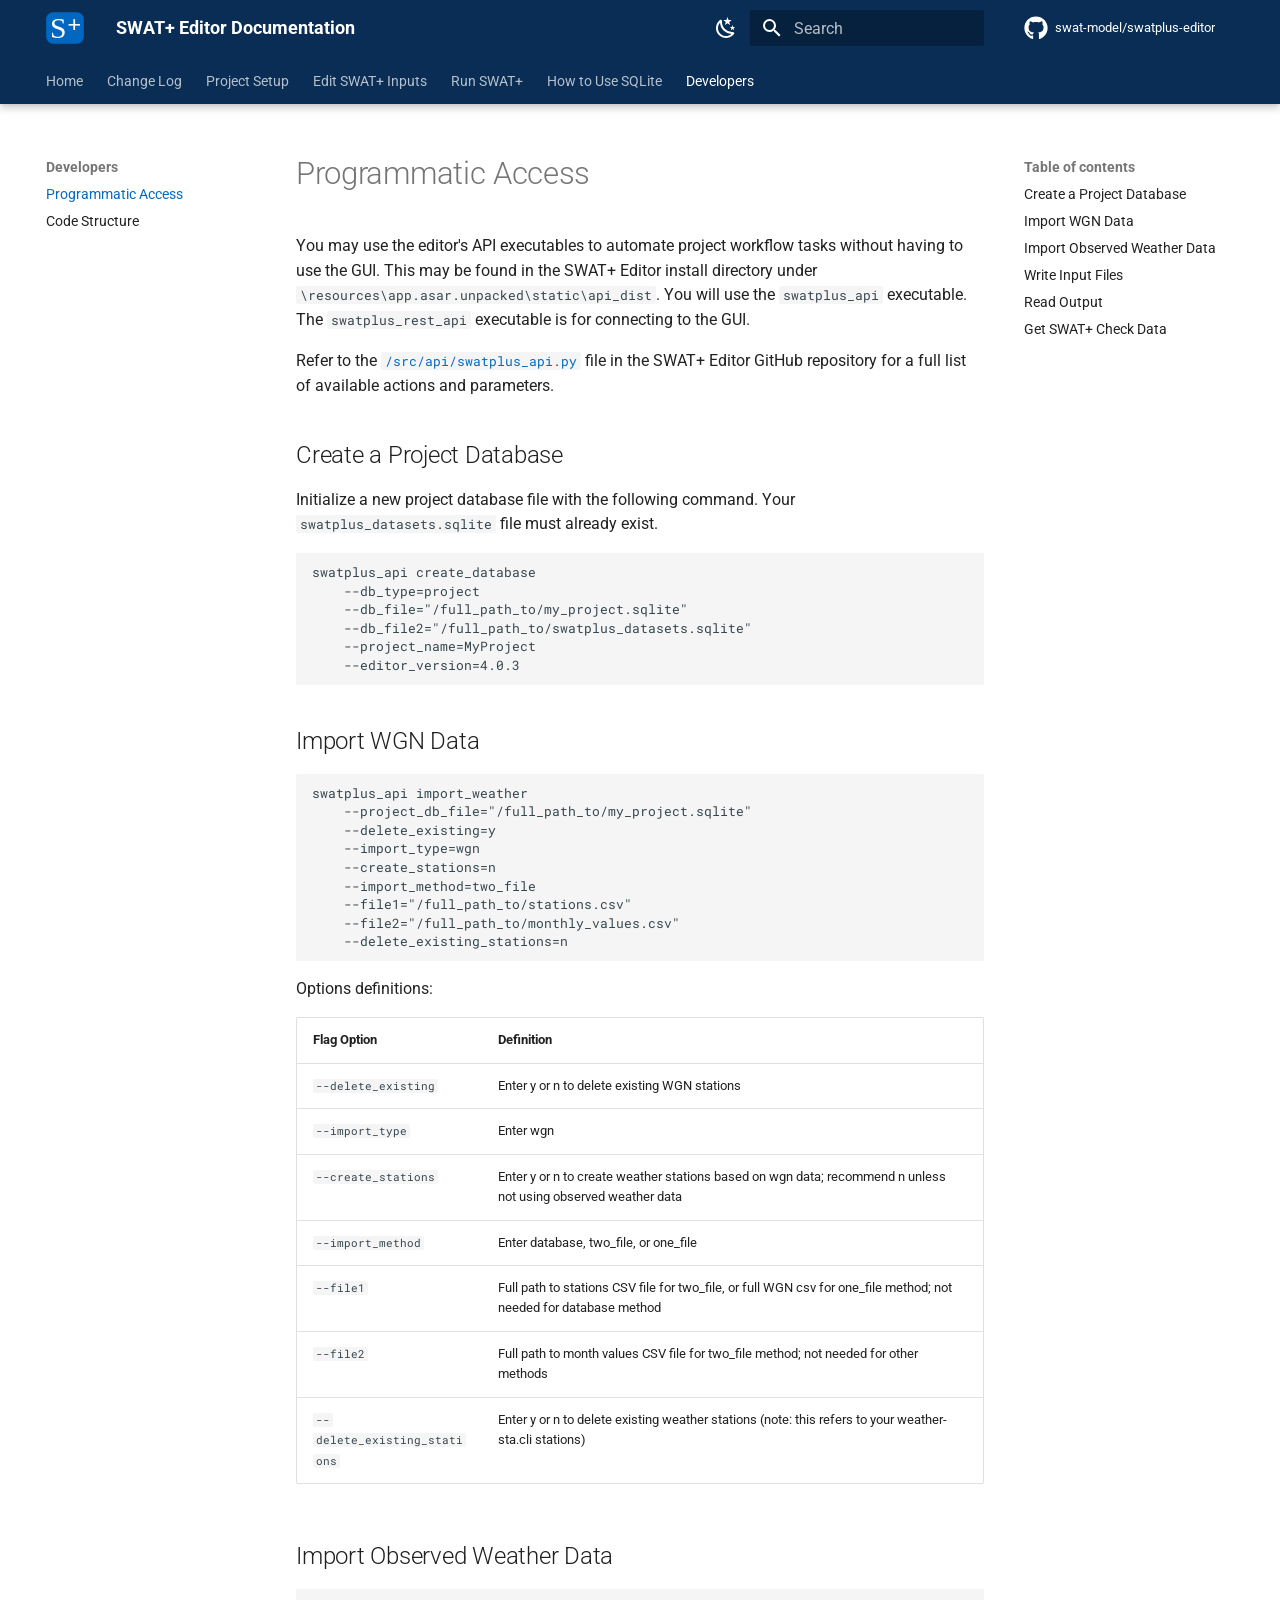
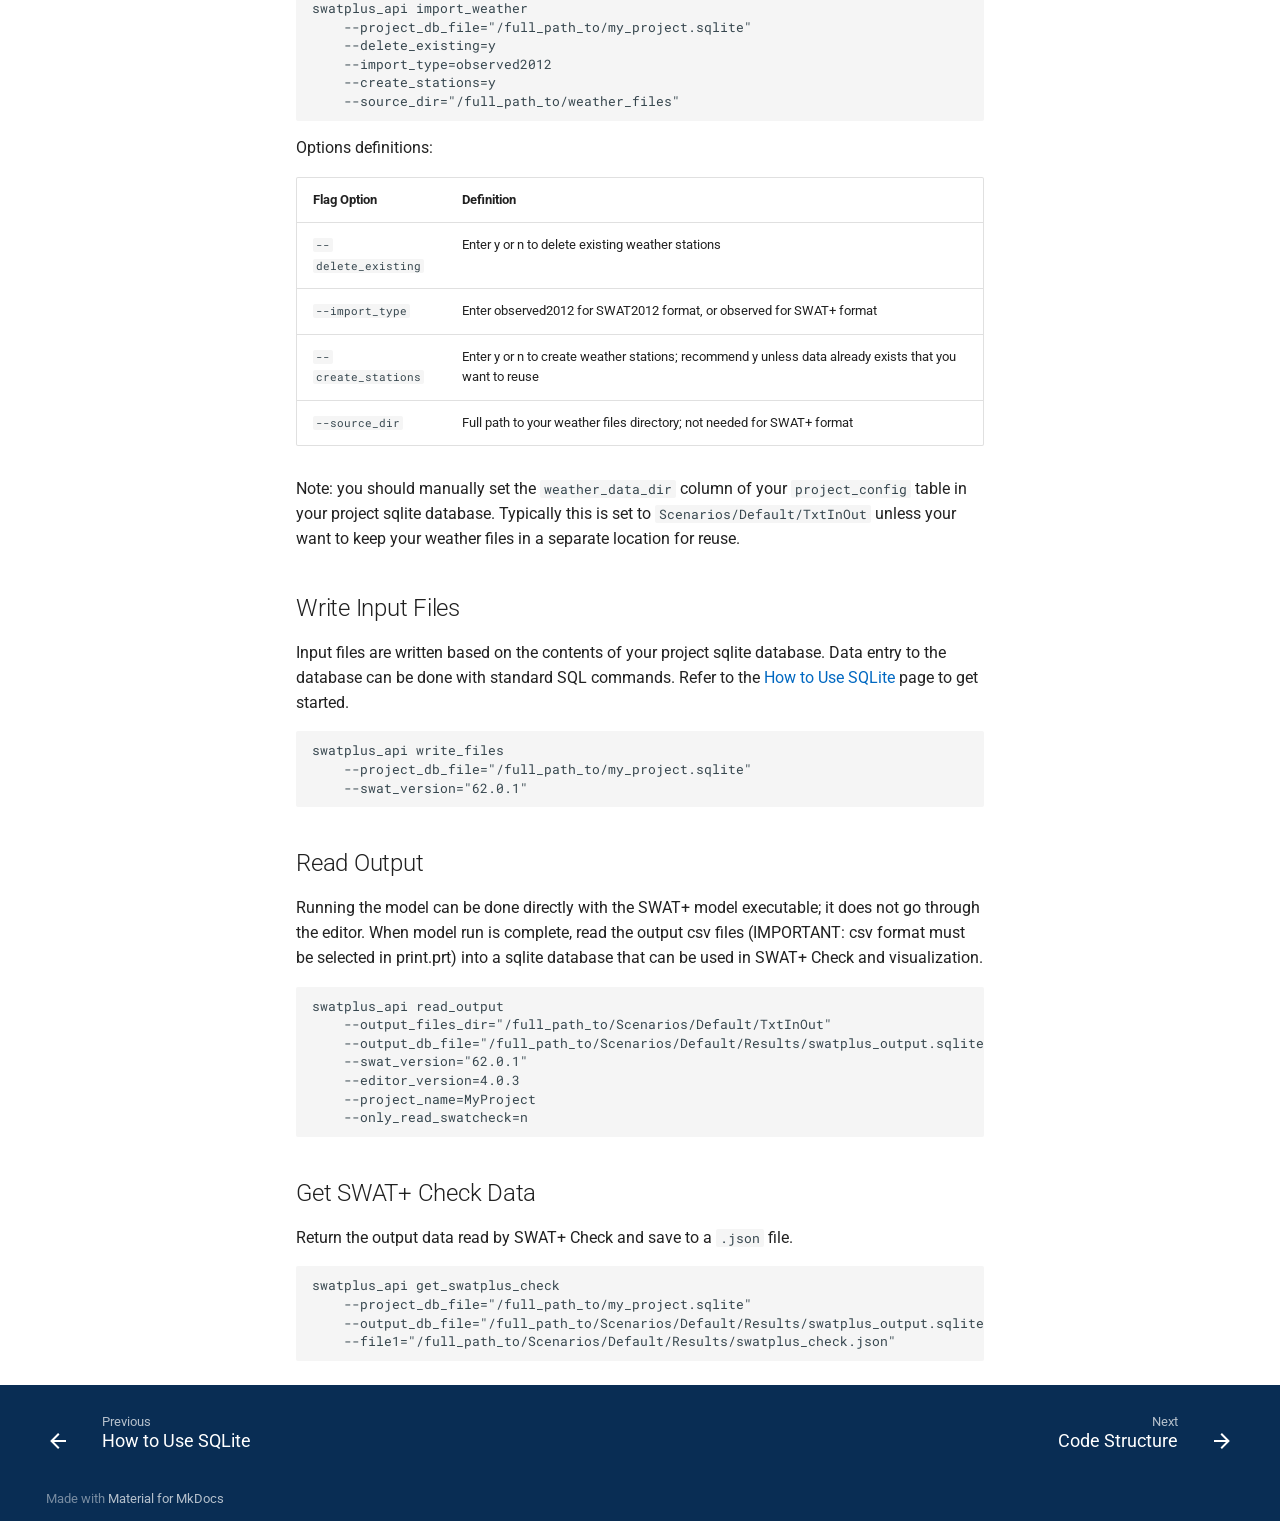
<file: developers/index.html>
<!doctype html>
<html lang="en" class="no-js">
  <head>
    
      <meta charset="utf-8">
      <meta name="viewport" content="width=device-width,initial-scale=1">
      
        <meta name="description" content="Documentation for the SWAT+ Editor, and interface for editing SWAT+ model input files.">
      
      
      
        <link rel="canonical" href="https://swat-model.github.io/swatplus-editor-documentation/developers/">
      
      
        <link rel="prev" href="../sqlite/">
      
      
        <link rel="next" href="code-structure/">
      
      
        
      
      
      <link rel="icon" href="../assets/favicon.ico">
      <meta name="generator" content="mkdocs-1.6.1, mkdocs-material-9.7.7">
    
    
      
        <title>Programmatic Access - SWAT+ Editor Documentation</title>
      
    
    
      <link rel="stylesheet" href="../assets/stylesheets/main.ec1eaa64.min.css">
      
        
        <link rel="stylesheet" href="../assets/stylesheets/palette.ab4e12ef.min.css">
      
      


    
    
      
    
    
      
        
        
        <link rel="preconnect" href="https://fonts.gstatic.com" crossorigin>
        <link rel="stylesheet" href="https://fonts.googleapis.com/css?family=Roboto:300,300i,400,400i,700,700i%7CRoboto+Mono:400,400i,700,700i&display=fallback">
        <style>:root{--md-text-font:"Roboto";--md-code-font:"Roboto Mono"}</style>
      
    
    
      <link rel="stylesheet" href="../assets/extra.css">
    
    <script>__md_scope=new URL("..",location),__md_hash=e=>[...e].reduce(((e,_)=>(e<<5)-e+_.charCodeAt(0)),0),__md_get=(e,_=localStorage,t=__md_scope)=>JSON.parse(_.getItem(t.pathname+"."+e)),__md_set=(e,_,t=localStorage,a=__md_scope)=>{try{t.setItem(a.pathname+"."+e,JSON.stringify(_))}catch(e){}}</script>
    
      

    
    
  </head>
  
  
    
    
      
    
    
    
    
    <body dir="ltr" data-md-color-scheme="default" data-md-color-primary="custom" data-md-color-accent="custom">
  
    
    <input class="md-toggle" data-md-toggle="drawer" type="checkbox" id="__drawer" autocomplete="off">
    <input class="md-toggle" data-md-toggle="search" type="checkbox" id="__search" autocomplete="off">
    <label class="md-overlay" for="__drawer"></label>
    <div data-md-component="skip">
      
        
        <a href="#programmatic-access" class="md-skip">
          Skip to content
        </a>
      
    </div>
    <div data-md-component="announce">
      
    </div>
    
    
      

  

<header class="md-header md-header--shadow md-header--lifted" data-md-component="header">
  <nav class="md-header__inner md-grid" aria-label="Header">
    <a href=".." title="SWAT+ Editor Documentation" class="md-header__button md-logo" aria-label="SWAT+ Editor Documentation" data-md-component="logo">
      
  <img src="../assets/splus.svg" alt="logo">

    </a>
    <label class="md-header__button md-icon" for="__drawer">
      
      <svg xmlns="http://www.w3.org/2000/svg" viewBox="0 0 24 24"><path d="M3 6h18v2H3zm0 5h18v2H3zm0 5h18v2H3z"/></svg>
    </label>
    <div class="md-header__title" data-md-component="header-title">
      <div class="md-header__ellipsis">
        <div class="md-header__topic">
          <span class="md-ellipsis">
            SWAT+ Editor Documentation
          </span>
        </div>
        <div class="md-header__topic" data-md-component="header-topic">
          <span class="md-ellipsis">
            
              Programmatic Access
            
          </span>
        </div>
      </div>
    </div>
    
      
        <form class="md-header__option" data-md-component="palette">
  
    
    
    
    <input class="md-option" data-md-color-media="(prefers-color-scheme: light)" data-md-color-scheme="default" data-md-color-primary="custom" data-md-color-accent="custom"  aria-label="Switch to dark mode"  type="radio" name="__palette" id="__palette_0">
    
      <label class="md-header__button md-icon" title="Switch to dark mode" for="__palette_1" hidden>
        <svg xmlns="http://www.w3.org/2000/svg" viewBox="0 0 24 24"><path d="m17.75 4.09-2.53 1.94.91 3.06-2.63-1.81-2.63 1.81.91-3.06-2.53-1.94L12.44 4l1.06-3 1.06 3zm3.5 6.91-1.64 1.25.59 1.98-1.7-1.17-1.7 1.17.59-1.98L15.75 11l2.06-.05L18.5 9l.69 1.95zm-2.28 4.95c.83-.08 1.72 1.1 1.19 1.85-.32.45-.66.87-1.08 1.27C15.17 23 8.84 23 4.94 19.07c-3.91-3.9-3.91-10.24 0-14.14.4-.4.82-.76 1.27-1.08.75-.53 1.93.36 1.85 1.19-.27 2.86.69 5.83 2.89 8.02a9.96 9.96 0 0 0 8.02 2.89m-1.64 2.02a12.08 12.08 0 0 1-7.8-3.47c-2.17-2.19-3.33-5-3.49-7.82-2.81 3.14-2.7 7.96.31 10.98 3.02 3.01 7.84 3.12 10.98.31"/></svg>
      </label>
    
  
    
    
    
    <input class="md-option" data-md-color-media="(prefers-color-scheme: dark)" data-md-color-scheme="slate" data-md-color-primary="custom" data-md-color-accent="custom"  aria-label="Switch to light mode"  type="radio" name="__palette" id="__palette_1">
    
      <label class="md-header__button md-icon" title="Switch to light mode" for="__palette_0" hidden>
        <svg xmlns="http://www.w3.org/2000/svg" viewBox="0 0 24 24"><path d="M12 7a5 5 0 0 1 5 5 5 5 0 0 1-5 5 5 5 0 0 1-5-5 5 5 0 0 1 5-5m0 2a3 3 0 0 0-3 3 3 3 0 0 0 3 3 3 3 0 0 0 3-3 3 3 0 0 0-3-3m0-7 2.39 3.42C13.65 5.15 12.84 5 12 5s-1.65.15-2.39.42zM3.34 7l4.16-.35A7.2 7.2 0 0 0 5.94 8.5c-.44.74-.69 1.5-.83 2.29zm.02 10 1.76-3.77a7.131 7.131 0 0 0 2.38 4.14zM20.65 7l-1.77 3.79a7.02 7.02 0 0 0-2.38-4.15zm-.01 10-4.14.36c.59-.51 1.12-1.14 1.54-1.86.42-.73.69-1.5.83-2.29zM12 22l-2.41-3.44c.74.27 1.55.44 2.41.44.82 0 1.63-.17 2.37-.44z"/></svg>
      </label>
    
  
</form>
      
    
    
      <script>var palette=__md_get("__palette");if(palette&&palette.color){if("(prefers-color-scheme)"===palette.color.media){var media=matchMedia("(prefers-color-scheme: light)"),input=document.querySelector(media.matches?"[data-md-color-media='(prefers-color-scheme: light)']":"[data-md-color-media='(prefers-color-scheme: dark)']");palette.color.media=input.getAttribute("data-md-color-media"),palette.color.scheme=input.getAttribute("data-md-color-scheme"),palette.color.primary=input.getAttribute("data-md-color-primary"),palette.color.accent=input.getAttribute("data-md-color-accent")}for(var[key,value]of Object.entries(palette.color))document.body.setAttribute("data-md-color-"+key,value)}</script>
    
    
    
      
      
        <label class="md-header__button md-icon" for="__search">
          
          <svg xmlns="http://www.w3.org/2000/svg" viewBox="0 0 24 24"><path d="M9.5 3A6.5 6.5 0 0 1 16 9.5c0 1.61-.59 3.09-1.56 4.23l.27.27h.79l5 5-1.5 1.5-5-5v-.79l-.27-.27A6.52 6.52 0 0 1 9.5 16 6.5 6.5 0 0 1 3 9.5 6.5 6.5 0 0 1 9.5 3m0 2C7 5 5 7 5 9.5S7 14 9.5 14 14 12 14 9.5 12 5 9.5 5"/></svg>
        </label>
        <div class="md-search" data-md-component="search" role="dialog">
  <label class="md-search__overlay" for="__search"></label>
  <div class="md-search__inner" role="search">
    <form class="md-search__form" name="search">
      <input type="text" class="md-search__input" name="query" aria-label="Search" placeholder="Search" autocapitalize="off" autocorrect="off" autocomplete="off" spellcheck="false" data-md-component="search-query" required>
      <label class="md-search__icon md-icon" for="__search">
        
        <svg xmlns="http://www.w3.org/2000/svg" viewBox="0 0 24 24"><path d="M9.5 3A6.5 6.5 0 0 1 16 9.5c0 1.61-.59 3.09-1.56 4.23l.27.27h.79l5 5-1.5 1.5-5-5v-.79l-.27-.27A6.52 6.52 0 0 1 9.5 16 6.5 6.5 0 0 1 3 9.5 6.5 6.5 0 0 1 9.5 3m0 2C7 5 5 7 5 9.5S7 14 9.5 14 14 12 14 9.5 12 5 9.5 5"/></svg>
        
        <svg xmlns="http://www.w3.org/2000/svg" viewBox="0 0 24 24"><path d="M20 11v2H8l5.5 5.5-1.42 1.42L4.16 12l7.92-7.92L13.5 5.5 8 11z"/></svg>
      </label>
      <nav class="md-search__options" aria-label="Search">
        
        <button type="reset" class="md-search__icon md-icon" title="Clear" aria-label="Clear" tabindex="-1">
          
          <svg xmlns="http://www.w3.org/2000/svg" viewBox="0 0 24 24"><path d="M19 6.41 17.59 5 12 10.59 6.41 5 5 6.41 10.59 12 5 17.59 6.41 19 12 13.41 17.59 19 19 17.59 13.41 12z"/></svg>
        </button>
      </nav>
      
    </form>
    <div class="md-search__output">
      <div class="md-search__scrollwrap" tabindex="0" data-md-scrollfix>
        <div class="md-search-result" data-md-component="search-result">
          <div class="md-search-result__meta">
            Initializing search
          </div>
          <ol class="md-search-result__list" role="presentation"></ol>
        </div>
      </div>
    </div>
  </div>
</div>
      
    
    
      <div class="md-header__source">
        <a href="https://github.com/swat-model/swatplus-editor" title="Go to repository" class="md-source" data-md-component="source">
  <div class="md-source__icon md-icon">
    
    <svg xmlns="http://www.w3.org/2000/svg" viewBox="0 0 512 512"><!--! Font Awesome Free 7.1.0 by @fontawesome - https://fontawesome.com License - https://fontawesome.com/license/free (Icons: CC BY 4.0, Fonts: SIL OFL 1.1, Code: MIT License) Copyright 2025 Fonticons, Inc.--><path d="M173.9 397.4c0 2-2.3 3.6-5.2 3.6-3.3.3-5.6-1.3-5.6-3.6 0-2 2.3-3.6 5.2-3.6 3-.3 5.6 1.3 5.6 3.6m-31.1-4.5c-.7 2 1.3 4.3 4.3 4.9 2.6 1 5.6 0 6.2-2s-1.3-4.3-4.3-5.2c-2.6-.7-5.5.3-6.2 2.3m44.2-1.7c-2.9.7-4.9 2.6-4.6 4.9.3 2 2.9 3.3 5.9 2.6 2.9-.7 4.9-2.6 4.6-4.6-.3-1.9-3-3.2-5.9-2.9M252.8 8C114.1 8 8 113.3 8 252c0 110.9 69.8 205.8 169.5 239.2 12.8 2.3 17.3-5.6 17.3-12.1 0-6.2-.3-40.4-.3-61.4 0 0-70 15-84.7-29.8 0 0-11.4-29.1-27.8-36.6 0 0-22.9-15.7 1.6-15.4 0 0 24.9 2 38.6 25.8 21.9 38.6 58.6 27.5 72.9 20.9 2.3-16 8.8-27.1 16-33.7-55.9-6.2-112.3-14.3-112.3-110.5 0-27.5 7.6-41.3 23.6-58.9-2.6-6.5-11.1-33.3 2.6-67.9 20.9-6.5 69 27 69 27 20-5.6 41.5-8.5 62.8-8.5s42.8 2.9 62.8 8.5c0 0 48.1-33.6 69-27 13.7 34.7 5.2 61.4 2.6 67.9 16 17.7 25.8 31.5 25.8 58.9 0 96.5-58.9 104.2-114.8 110.5 9.2 7.9 17 22.9 17 46.4 0 33.7-.3 75.4-.3 83.6 0 6.5 4.6 14.4 17.3 12.1C436.2 457.8 504 362.9 504 252 504 113.3 391.5 8 252.8 8M105.2 352.9c-1.3 1-1 3.3.7 5.2 1.6 1.6 3.9 2.3 5.2 1 1.3-1 1-3.3-.7-5.2-1.6-1.6-3.9-2.3-5.2-1m-10.8-8.1c-.7 1.3.3 2.9 2.3 3.9 1.6 1 3.6.7 4.3-.7.7-1.3-.3-2.9-2.3-3.9-2-.6-3.6-.3-4.3.7m32.4 35.6c-1.6 1.3-1 4.3 1.3 6.2 2.3 2.3 5.2 2.6 6.5 1 1.3-1.3.7-4.3-1.3-6.2-2.2-2.3-5.2-2.6-6.5-1m-11.4-14.7c-1.6 1-1.6 3.6 0 5.9s4.3 3.3 5.6 2.3c1.6-1.3 1.6-3.9 0-6.2-1.4-2.3-4-3.3-5.6-2"/></svg>
  </div>
  <div class="md-source__repository">
    swat-model/swatplus-editor
  </div>
</a>
      </div>
    
  </nav>
  
    
      
<nav class="md-tabs" aria-label="Tabs" data-md-component="tabs">
  <div class="md-grid">
    <ul class="md-tabs__list">
      
        
  
  
  
  
    <li class="md-tabs__item">
      <a href=".." class="md-tabs__link">
        
  
  
    
  
  Home

      </a>
    </li>
  

      
        
  
  
  
  
    <li class="md-tabs__item">
      <a href="../changelog/" class="md-tabs__link">
        
  
  
    
  
  Change Log

      </a>
    </li>
  

      
        
  
  
  
  
    <li class="md-tabs__item">
      <a href="../project-setup/" class="md-tabs__link">
        
  
  
    
  
  Project Setup

      </a>
    </li>
  

      
        
  
  
  
  
    
    
      <li class="md-tabs__item">
        <a href="../edit-inputs/" class="md-tabs__link">
          
  
  
  Edit SWAT+ Inputs

        </a>
      </li>
    
  

      
        
  
  
  
  
    <li class="md-tabs__item">
      <a href="../run/" class="md-tabs__link">
        
  
  
    
  
  Run SWAT+

      </a>
    </li>
  

      
        
  
  
  
  
    <li class="md-tabs__item">
      <a href="../sqlite/" class="md-tabs__link">
        
  
  
    
  
  How to Use SQLite

      </a>
    </li>
  

      
        
  
  
  
    
  
  
    
    
      <li class="md-tabs__item md-tabs__item--active">
        <a href="./" class="md-tabs__link">
          
  
  
  Developers

        </a>
      </li>
    
  

      
    </ul>
  </div>
</nav>
    
  
</header>
    
    <div class="md-container" data-md-component="container">
      
      
        
      
      <main class="md-main" data-md-component="main">
        <div class="md-main__inner md-grid">
          
            
              
              <div class="md-sidebar md-sidebar--primary" data-md-component="sidebar" data-md-type="navigation" >
                <div class="md-sidebar__scrollwrap">
                  <div class="md-sidebar__inner">
                    


  


<nav class="md-nav md-nav--primary md-nav--lifted" aria-label="Navigation" data-md-level="0">
  <label class="md-nav__title" for="__drawer">
    <a href=".." title="SWAT+ Editor Documentation" class="md-nav__button md-logo" aria-label="SWAT+ Editor Documentation" data-md-component="logo">
      
  <img src="../assets/splus.svg" alt="logo">

    </a>
    SWAT+ Editor Documentation
  </label>
  
    <div class="md-nav__source">
      <a href="https://github.com/swat-model/swatplus-editor" title="Go to repository" class="md-source" data-md-component="source">
  <div class="md-source__icon md-icon">
    
    <svg xmlns="http://www.w3.org/2000/svg" viewBox="0 0 512 512"><!--! Font Awesome Free 7.1.0 by @fontawesome - https://fontawesome.com License - https://fontawesome.com/license/free (Icons: CC BY 4.0, Fonts: SIL OFL 1.1, Code: MIT License) Copyright 2025 Fonticons, Inc.--><path d="M173.9 397.4c0 2-2.3 3.6-5.2 3.6-3.3.3-5.6-1.3-5.6-3.6 0-2 2.3-3.6 5.2-3.6 3-.3 5.6 1.3 5.6 3.6m-31.1-4.5c-.7 2 1.3 4.3 4.3 4.9 2.6 1 5.6 0 6.2-2s-1.3-4.3-4.3-5.2c-2.6-.7-5.5.3-6.2 2.3m44.2-1.7c-2.9.7-4.9 2.6-4.6 4.9.3 2 2.9 3.3 5.9 2.6 2.9-.7 4.9-2.6 4.6-4.6-.3-1.9-3-3.2-5.9-2.9M252.8 8C114.1 8 8 113.3 8 252c0 110.9 69.8 205.8 169.5 239.2 12.8 2.3 17.3-5.6 17.3-12.1 0-6.2-.3-40.4-.3-61.4 0 0-70 15-84.7-29.8 0 0-11.4-29.1-27.8-36.6 0 0-22.9-15.7 1.6-15.4 0 0 24.9 2 38.6 25.8 21.9 38.6 58.6 27.5 72.9 20.9 2.3-16 8.8-27.1 16-33.7-55.9-6.2-112.3-14.3-112.3-110.5 0-27.5 7.6-41.3 23.6-58.9-2.6-6.5-11.1-33.3 2.6-67.9 20.9-6.5 69 27 69 27 20-5.6 41.5-8.5 62.8-8.5s42.8 2.9 62.8 8.5c0 0 48.1-33.6 69-27 13.7 34.7 5.2 61.4 2.6 67.9 16 17.7 25.8 31.5 25.8 58.9 0 96.5-58.9 104.2-114.8 110.5 9.2 7.9 17 22.9 17 46.4 0 33.7-.3 75.4-.3 83.6 0 6.5 4.6 14.4 17.3 12.1C436.2 457.8 504 362.9 504 252 504 113.3 391.5 8 252.8 8M105.2 352.9c-1.3 1-1 3.3.7 5.2 1.6 1.6 3.9 2.3 5.2 1 1.3-1 1-3.3-.7-5.2-1.6-1.6-3.9-2.3-5.2-1m-10.8-8.1c-.7 1.3.3 2.9 2.3 3.9 1.6 1 3.6.7 4.3-.7.7-1.3-.3-2.9-2.3-3.9-2-.6-3.6-.3-4.3.7m32.4 35.6c-1.6 1.3-1 4.3 1.3 6.2 2.3 2.3 5.2 2.6 6.5 1 1.3-1.3.7-4.3-1.3-6.2-2.2-2.3-5.2-2.6-6.5-1m-11.4-14.7c-1.6 1-1.6 3.6 0 5.9s4.3 3.3 5.6 2.3c1.6-1.3 1.6-3.9 0-6.2-1.4-2.3-4-3.3-5.6-2"/></svg>
  </div>
  <div class="md-source__repository">
    swat-model/swatplus-editor
  </div>
</a>
    </div>
  
  <ul class="md-nav__list" data-md-scrollfix>
    
      
      
  
  
  
  
    <li class="md-nav__item">
      <a href=".." class="md-nav__link">
        
  
  
  <span class="md-ellipsis">
    
  
    Home
  

    
  </span>
  
  

      </a>
    </li>
  

    
      
      
  
  
  
  
    <li class="md-nav__item">
      <a href="../changelog/" class="md-nav__link">
        
  
  
  <span class="md-ellipsis">
    
  
    Change Log
  

    
  </span>
  
  

      </a>
    </li>
  

    
      
      
  
  
  
  
    <li class="md-nav__item">
      <a href="../project-setup/" class="md-nav__link">
        
  
  
  <span class="md-ellipsis">
    
  
    Project Setup
  

    
  </span>
  
  

      </a>
    </li>
  

    
      
      
  
  
  
  
    
    
    
    
      
      
    
    
    <li class="md-nav__item md-nav__item--nested">
      
        
        
        <input class="md-nav__toggle md-toggle " type="checkbox" id="__nav_4" >
        
          
          <label class="md-nav__link" for="__nav_4" id="__nav_4_label" tabindex="0">
            
  
  
  <span class="md-ellipsis">
    
  
    Edit SWAT+ Inputs
  

    
  </span>
  
  

            <span class="md-nav__icon md-icon"></span>
          </label>
        
        <nav class="md-nav" data-md-level="1" aria-labelledby="__nav_4_label" aria-expanded="false">
          <label class="md-nav__title" for="__nav_4">
            <span class="md-nav__icon md-icon"></span>
            
  
    Edit SWAT+ Inputs
  

          </label>
          <ul class="md-nav__list" data-md-scrollfix>
            
              
                
  
  
  
  
    <li class="md-nav__item">
      <a href="../edit-inputs/" class="md-nav__link">
        
  
  
  <span class="md-ellipsis">
    
  
    Navigating the Editor
  

    
  </span>
  
  

      </a>
    </li>
  

              
            
              
                
  
  
  
  
    <li class="md-nav__item">
      <a href="../edit-inputs/sample-data/" class="md-nav__link">
        
  
  
  <span class="md-ellipsis">
    
  
    Sample Data
  

    
  </span>
  
  

      </a>
    </li>
  

              
            
              
                
  
  
  
  
    <li class="md-nav__item">
      <a href="../edit-inputs/wgn/" class="md-nav__link">
        
  
  
  <span class="md-ellipsis">
    
  
    Weather Generator
  

    
  </span>
  
  

      </a>
    </li>
  

              
            
              
                
  
  
  
  
    <li class="md-nav__item">
      <a href="../edit-inputs/weather/" class="md-nav__link">
        
  
  
  <span class="md-ellipsis">
    
  
    Weather Stations
  

    
  </span>
  
  

      </a>
    </li>
  

              
            
              
                
  
  
  
  
    <li class="md-nav__item">
      <a href="../edit-inputs/recall/" class="md-nav__link">
        
  
  
  <span class="md-ellipsis">
    
  
    Recall (Point Source/Inlet)
  

    
  </span>
  
  

      </a>
    </li>
  

              
            
              
                
  
  
  
  
    <li class="md-nav__item">
      <a href="../edit-inputs/lum/" class="md-nav__link">
        
  
  
  <span class="md-ellipsis">
    
  
    Land Use Management
  

    
  </span>
  
  

      </a>
    </li>
  

              
            
              
                
  
  
  
  
    <li class="md-nav__item">
      <a href="../edit-inputs/decision-tables/" class="md-nav__link">
        
  
  
  <span class="md-ellipsis">
    
  
    Decision Tables
  

    
  </span>
  
  

      </a>
    </li>
  

              
            
          </ul>
        </nav>
      
    </li>
  

    
      
      
  
  
  
  
    <li class="md-nav__item">
      <a href="../run/" class="md-nav__link">
        
  
  
  <span class="md-ellipsis">
    
  
    Run SWAT+
  

    
  </span>
  
  

      </a>
    </li>
  

    
      
      
  
  
  
  
    <li class="md-nav__item">
      <a href="../sqlite/" class="md-nav__link">
        
  
  
  <span class="md-ellipsis">
    
  
    How to Use SQLite
  

    
  </span>
  
  

      </a>
    </li>
  

    
      
      
  
  
    
  
  
  
    
    
    
    
      
        
        
      
      
    
    
    <li class="md-nav__item md-nav__item--active md-nav__item--section md-nav__item--nested">
      
        
        
        <input class="md-nav__toggle md-toggle " type="checkbox" id="__nav_7" checked>
        
          
          <label class="md-nav__link" for="__nav_7" id="__nav_7_label" tabindex="">
            
  
  
  <span class="md-ellipsis">
    
  
    Developers
  

    
  </span>
  
  

            <span class="md-nav__icon md-icon"></span>
          </label>
        
        <nav class="md-nav" data-md-level="1" aria-labelledby="__nav_7_label" aria-expanded="true">
          <label class="md-nav__title" for="__nav_7">
            <span class="md-nav__icon md-icon"></span>
            
  
    Developers
  

          </label>
          <ul class="md-nav__list" data-md-scrollfix>
            
              
                
  
  
    
  
  
  
    <li class="md-nav__item md-nav__item--active">
      
      <input class="md-nav__toggle md-toggle" type="checkbox" id="__toc">
      
      
        
      
      
        <label class="md-nav__link md-nav__link--active" for="__toc">
          
  
  
  <span class="md-ellipsis">
    
  
    Programmatic Access
  

    
  </span>
  
  

          <span class="md-nav__icon md-icon"></span>
        </label>
      
      <a href="./" class="md-nav__link md-nav__link--active">
        
  
  
  <span class="md-ellipsis">
    
  
    Programmatic Access
  

    
  </span>
  
  

      </a>
      
        

<nav class="md-nav md-nav--secondary" aria-label="Table of contents">
  
  
  
    
  
  
    <label class="md-nav__title" for="__toc">
      <span class="md-nav__icon md-icon"></span>
      Table of contents
    </label>
    <ul class="md-nav__list" data-md-component="toc" data-md-scrollfix>
      
        <li class="md-nav__item">
  <a href="#create-a-project-database" class="md-nav__link">
    <span class="md-ellipsis">
      
        Create a Project Database
      
    </span>
  </a>
  
</li>
      
        <li class="md-nav__item">
  <a href="#import-wgn-data" class="md-nav__link">
    <span class="md-ellipsis">
      
        Import WGN Data
      
    </span>
  </a>
  
</li>
      
        <li class="md-nav__item">
  <a href="#import-observed-weather-data" class="md-nav__link">
    <span class="md-ellipsis">
      
        Import Observed Weather Data
      
    </span>
  </a>
  
</li>
      
        <li class="md-nav__item">
  <a href="#write-input-files" class="md-nav__link">
    <span class="md-ellipsis">
      
        Write Input Files
      
    </span>
  </a>
  
</li>
      
        <li class="md-nav__item">
  <a href="#read-output" class="md-nav__link">
    <span class="md-ellipsis">
      
        Read Output
      
    </span>
  </a>
  
</li>
      
        <li class="md-nav__item">
  <a href="#get-swat-check-data" class="md-nav__link">
    <span class="md-ellipsis">
      
        Get SWAT+ Check Data
      
    </span>
  </a>
  
</li>
      
    </ul>
  
</nav>
      
    </li>
  

              
            
              
                
  
  
  
  
    <li class="md-nav__item">
      <a href="code-structure/" class="md-nav__link">
        
  
  
  <span class="md-ellipsis">
    
  
    Code Structure
  

    
  </span>
  
  

      </a>
    </li>
  

              
            
          </ul>
        </nav>
      
    </li>
  

    
  </ul>
</nav>
                  </div>
                </div>
              </div>
            
            
              
              <div class="md-sidebar md-sidebar--secondary" data-md-component="sidebar" data-md-type="toc" >
                <div class="md-sidebar__scrollwrap">
                  <div class="md-sidebar__inner">
                    

<nav class="md-nav md-nav--secondary" aria-label="Table of contents">
  
  
  
    
  
  
    <label class="md-nav__title" for="__toc">
      <span class="md-nav__icon md-icon"></span>
      Table of contents
    </label>
    <ul class="md-nav__list" data-md-component="toc" data-md-scrollfix>
      
        <li class="md-nav__item">
  <a href="#create-a-project-database" class="md-nav__link">
    <span class="md-ellipsis">
      
        Create a Project Database
      
    </span>
  </a>
  
</li>
      
        <li class="md-nav__item">
  <a href="#import-wgn-data" class="md-nav__link">
    <span class="md-ellipsis">
      
        Import WGN Data
      
    </span>
  </a>
  
</li>
      
        <li class="md-nav__item">
  <a href="#import-observed-weather-data" class="md-nav__link">
    <span class="md-ellipsis">
      
        Import Observed Weather Data
      
    </span>
  </a>
  
</li>
      
        <li class="md-nav__item">
  <a href="#write-input-files" class="md-nav__link">
    <span class="md-ellipsis">
      
        Write Input Files
      
    </span>
  </a>
  
</li>
      
        <li class="md-nav__item">
  <a href="#read-output" class="md-nav__link">
    <span class="md-ellipsis">
      
        Read Output
      
    </span>
  </a>
  
</li>
      
        <li class="md-nav__item">
  <a href="#get-swat-check-data" class="md-nav__link">
    <span class="md-ellipsis">
      
        Get SWAT+ Check Data
      
    </span>
  </a>
  
</li>
      
    </ul>
  
</nav>
                  </div>
                </div>
              </div>
            
          
          
            <div class="md-content" data-md-component="content">
              
              <article class="md-content__inner md-typeset">
                
                  


  
  


<h1 id="programmatic-access">Programmatic Access</h1>
<p>You may use the editor's API executables to automate project workflow tasks without having to use the GUI. This may be found in the SWAT+ Editor install directory under <code>\resources\app.asar.unpacked\static\api_dist</code>. You will use the <code>swatplus_api</code> executable. The <code>swatplus_rest_api</code> executable is for connecting to the GUI.</p>
<p>Refer to the <a href="https://github.com/swat-model/swatplus-editor/blob/main/src/api/swatplus_api.py" target="_blank"><code>/src/api/swatplus_api.py</code></a> file in the SWAT+ Editor GitHub repository for a full list of available actions and parameters.</p>
<h2 id="create-a-project-database">Create a Project Database</h2>
<p>Initialize a new project database file with the following command. Your <code>swatplus_datasets.sqlite</code> file must already exist.</p>
<pre><code>swatplus_api create_database
    --db_type=project
    --db_file=&quot;/full_path_to/my_project.sqlite&quot;
    --db_file2=&quot;/full_path_to/swatplus_datasets.sqlite&quot;
    --project_name=MyProject
    --editor_version=4.0.3
</code></pre>
<h2 id="import-wgn-data">Import WGN Data</h2>
<pre><code>swatplus_api import_weather
    --project_db_file=&quot;/full_path_to/my_project.sqlite&quot;
    --delete_existing=y
    --import_type=wgn
    --create_stations=n
    --import_method=two_file
    --file1=&quot;/full_path_to/stations.csv&quot;
    --file2=&quot;/full_path_to/monthly_values.csv&quot;
    --delete_existing_stations=n
</code></pre>
<p>Options definitions:</p>
<table>
<thead>
<tr>
<th>Flag Option</th>
<th>Definition</th>
</tr>
</thead>
<tbody>
<tr>
<td><code>--delete_existing</code></td>
<td>Enter y or n to delete existing WGN stations</td>
</tr>
<tr>
<td><code>--import_type</code></td>
<td>Enter wgn</td>
</tr>
<tr>
<td><code>--create_stations</code></td>
<td>Enter y or n to create weather stations based on wgn data; recommend n unless not using observed weather data</td>
</tr>
<tr>
<td><code>--import_method</code></td>
<td>Enter database, two_file, or one_file</td>
</tr>
<tr>
<td><code>--file1</code></td>
<td>Full path to stations CSV file for two_file, or full WGN csv for one_file method; not needed for database method</td>
</tr>
<tr>
<td><code>--file2</code></td>
<td>Full path to month values CSV file for two_file method; not needed for other methods</td>
</tr>
<tr>
<td><code>--delete_existing_stations</code></td>
<td>Enter y or n to delete existing weather stations (note: this refers to your weather-sta.cli stations)</td>
</tr>
</tbody>
</table>
<h2 id="import-observed-weather-data">Import Observed Weather Data</h2>
<pre><code>swatplus_api import_weather
    --project_db_file=&quot;/full_path_to/my_project.sqlite&quot;
    --delete_existing=y
    --import_type=observed2012
    --create_stations=y
    --source_dir=&quot;/full_path_to/weather_files&quot;
</code></pre>
<p>Options definitions:</p>
<table>
<thead>
<tr>
<th>Flag Option</th>
<th>Definition</th>
</tr>
</thead>
<tbody>
<tr>
<td><code>--delete_existing</code></td>
<td>Enter y or n to delete existing weather stations</td>
</tr>
<tr>
<td><code>--import_type</code></td>
<td>Enter observed2012 for SWAT2012 format, or observed for SWAT+ format</td>
</tr>
<tr>
<td><code>--create_stations</code></td>
<td>Enter y or n to create weather stations; recommend y unless data already exists that you want to reuse</td>
</tr>
<tr>
<td><code>--source_dir</code></td>
<td>Full path to your weather files directory; not needed for SWAT+ format</td>
</tr>
</tbody>
</table>
<p>Note: you should manually set the <code>weather_data_dir</code> column of your <code>project_config</code> table in your project sqlite database. Typically this is set to <code>Scenarios/Default/TxtInOut</code> unless your want to keep your weather files in a separate location for reuse.</p>
<h2 id="write-input-files">Write Input Files</h2>
<p>Input files are written based on the contents of your project sqlite database. Data entry to the database can be done with standard SQL commands. Refer to the <a href="../sqlite/">How to Use SQLite</a> page to get started.</p>
<pre><code>swatplus_api write_files
    --project_db_file=&quot;/full_path_to/my_project.sqlite&quot;
    --swat_version=&quot;62.0.1&quot;
</code></pre>
<h2 id="read-output">Read Output</h2>
<p>Running the model can be done directly with the SWAT+ model executable; it does not go through the editor. When model run is complete, read the output csv files (IMPORTANT: csv format must be selected in print.prt) into a sqlite database that can be used in SWAT+ Check and visualization.</p>
<pre><code>swatplus_api read_output
    --output_files_dir=&quot;/full_path_to/Scenarios/Default/TxtInOut&quot;
    --output_db_file=&quot;/full_path_to/Scenarios/Default/Results/swatplus_output.sqlite&quot;
    --swat_version=&quot;62.0.1&quot;
    --editor_version=4.0.3
    --project_name=MyProject
    --only_read_swatcheck=n
</code></pre>
<h2 id="get-swat-check-data">Get SWAT+ Check Data</h2>
<p>Return the output data read by SWAT+ Check and save to a <code>.json</code> file.</p>
<pre><code>swatplus_api get_swatplus_check
    --project_db_file=&quot;/full_path_to/my_project.sqlite&quot;
    --output_db_file=&quot;/full_path_to/Scenarios/Default/Results/swatplus_output.sqlite&quot;
    --file1=&quot;/full_path_to/Scenarios/Default/Results/swatplus_check.json&quot;
</code></pre>












                
              </article>
            </div>
          
          
<script>var target=document.getElementById(location.hash.slice(1));target&&target.name&&(target.checked=target.name.startsWith("__tabbed_"))</script>
        </div>
        
          <button type="button" class="md-top md-icon" data-md-component="top" hidden>
  
  <svg xmlns="http://www.w3.org/2000/svg" viewBox="0 0 24 24"><path d="M13 20h-2V8l-5.5 5.5-1.42-1.42L12 4.16l7.92 7.92-1.42 1.42L13 8z"/></svg>
  Back to top
</button>
        
      </main>
      
        <footer class="md-footer">
  
    
      
      <nav class="md-footer__inner md-grid" aria-label="Footer" >
        
          
          <a href="../sqlite/" class="md-footer__link md-footer__link--prev" aria-label="Previous: How to Use SQLite">
            <div class="md-footer__button md-icon">
              
              <svg xmlns="http://www.w3.org/2000/svg" viewBox="0 0 24 24"><path d="M20 11v2H8l5.5 5.5-1.42 1.42L4.16 12l7.92-7.92L13.5 5.5 8 11z"/></svg>
            </div>
            <div class="md-footer__title">
              <span class="md-footer__direction">
                Previous
              </span>
              <div class="md-ellipsis">
                How to Use SQLite
              </div>
            </div>
          </a>
        
        
          
          <a href="code-structure/" class="md-footer__link md-footer__link--next" aria-label="Next: Code Structure">
            <div class="md-footer__title">
              <span class="md-footer__direction">
                Next
              </span>
              <div class="md-ellipsis">
                Code Structure
              </div>
            </div>
            <div class="md-footer__button md-icon">
              
              <svg xmlns="http://www.w3.org/2000/svg" viewBox="0 0 24 24"><path d="M4 11v2h12l-5.5 5.5 1.42 1.42L19.84 12l-7.92-7.92L10.5 5.5 16 11z"/></svg>
            </div>
          </a>
        
      </nav>
    
  
  <div class="md-footer-meta md-typeset">
    <div class="md-footer-meta__inner md-grid">
      <div class="md-copyright">
  
  
    Made with
    <a href="https://squidfunk.github.io/mkdocs-material/" target="_blank" rel="noopener">
      Material for MkDocs
    </a>
  
</div>
      
    </div>
  </div>
</footer>
      
    </div>
    <div class="md-dialog" data-md-component="dialog">
      <div class="md-dialog__inner md-typeset"></div>
    </div>
    
    
    
      
      
      <script id="__config" type="application/json">{"annotate": null, "base": "..", "features": ["navigation.tabs", "navigation.tabs.sticky", "navigation.top", "navigation.footer"], "search": "../assets/javascripts/workers/search.2c215733.min.js", "tags": null, "translations": {"clipboard.copied": "Copied to clipboard", "clipboard.copy": "Copy to clipboard", "search.result.more.one": "1 more on this page", "search.result.more.other": "# more on this page", "search.result.none": "No matching documents", "search.result.one": "1 matching document", "search.result.other": "# matching documents", "search.result.placeholder": "Type to start searching", "search.result.term.missing": "Missing", "select.version": "Select version"}, "version": null}</script>
    
    
      <script src="../assets/javascripts/bundle.d7400e89.min.js"></script>
      
    
  </body>
</html>
</file>
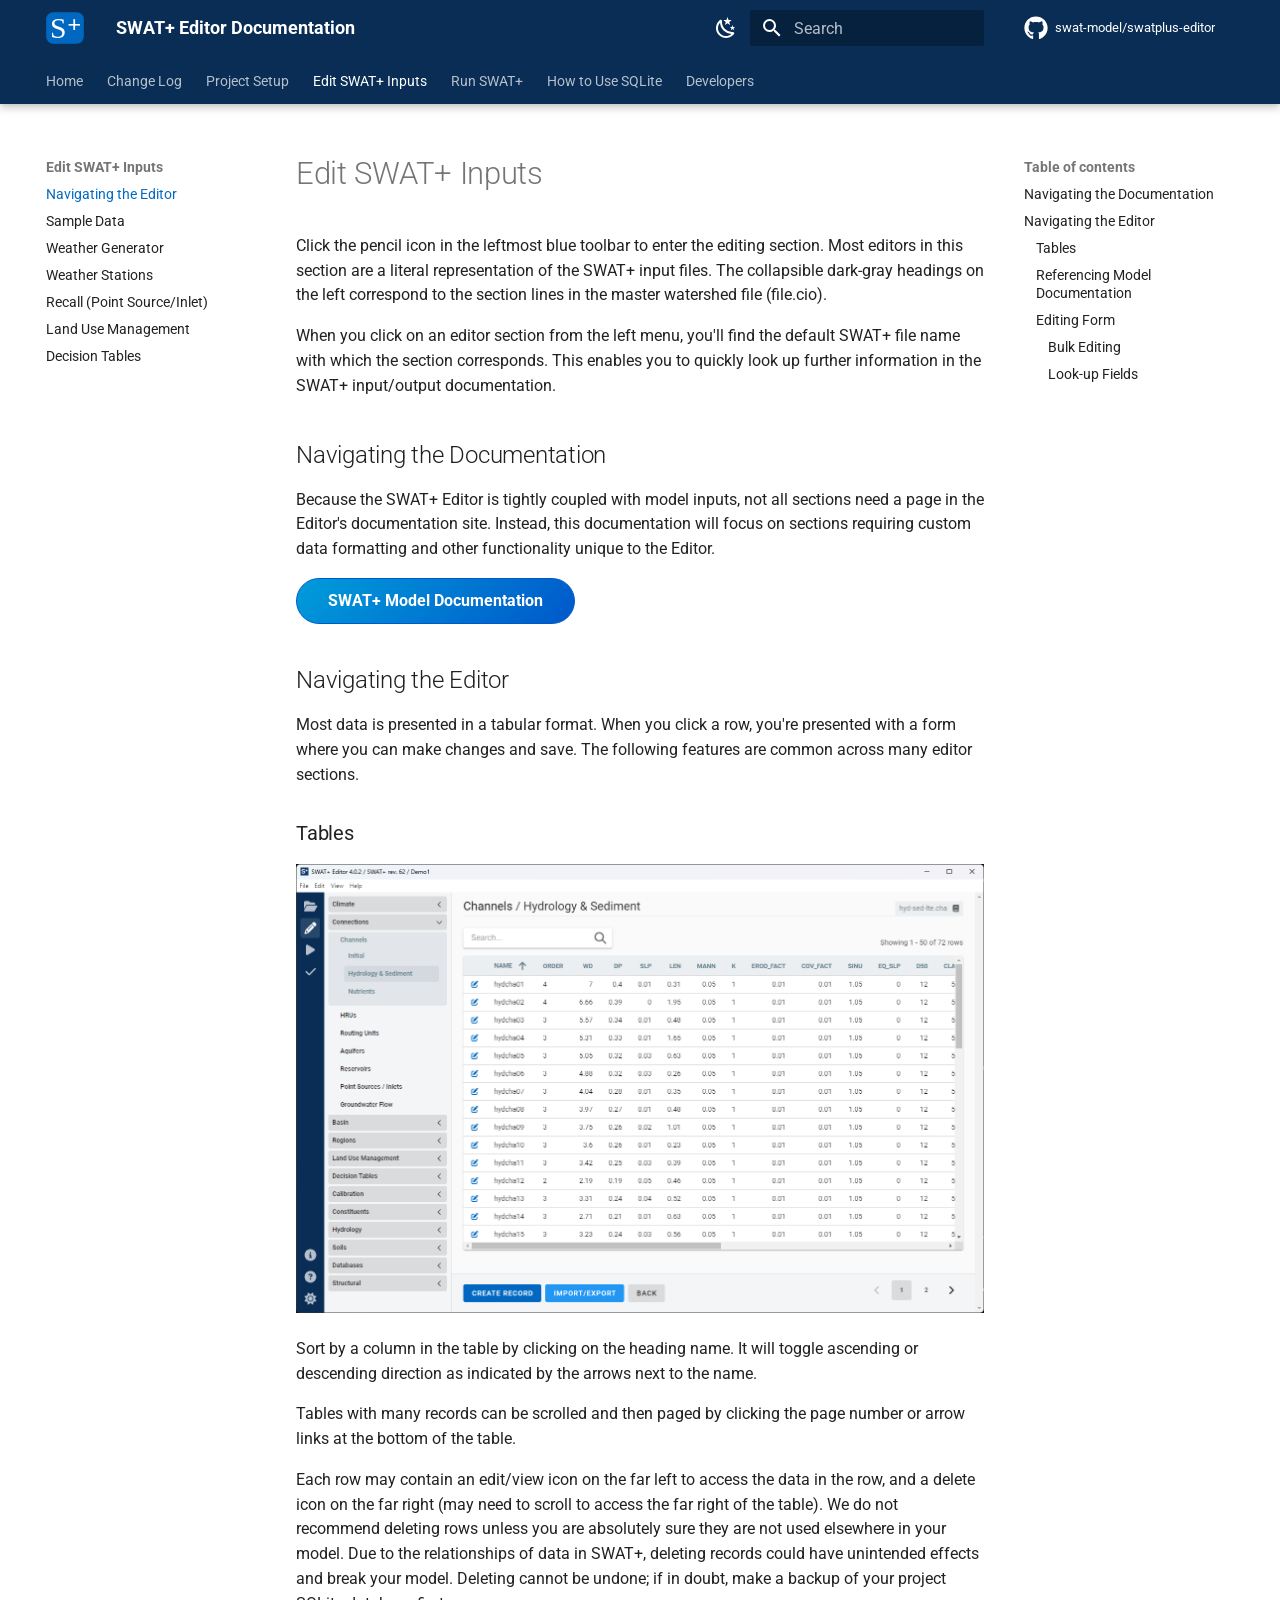
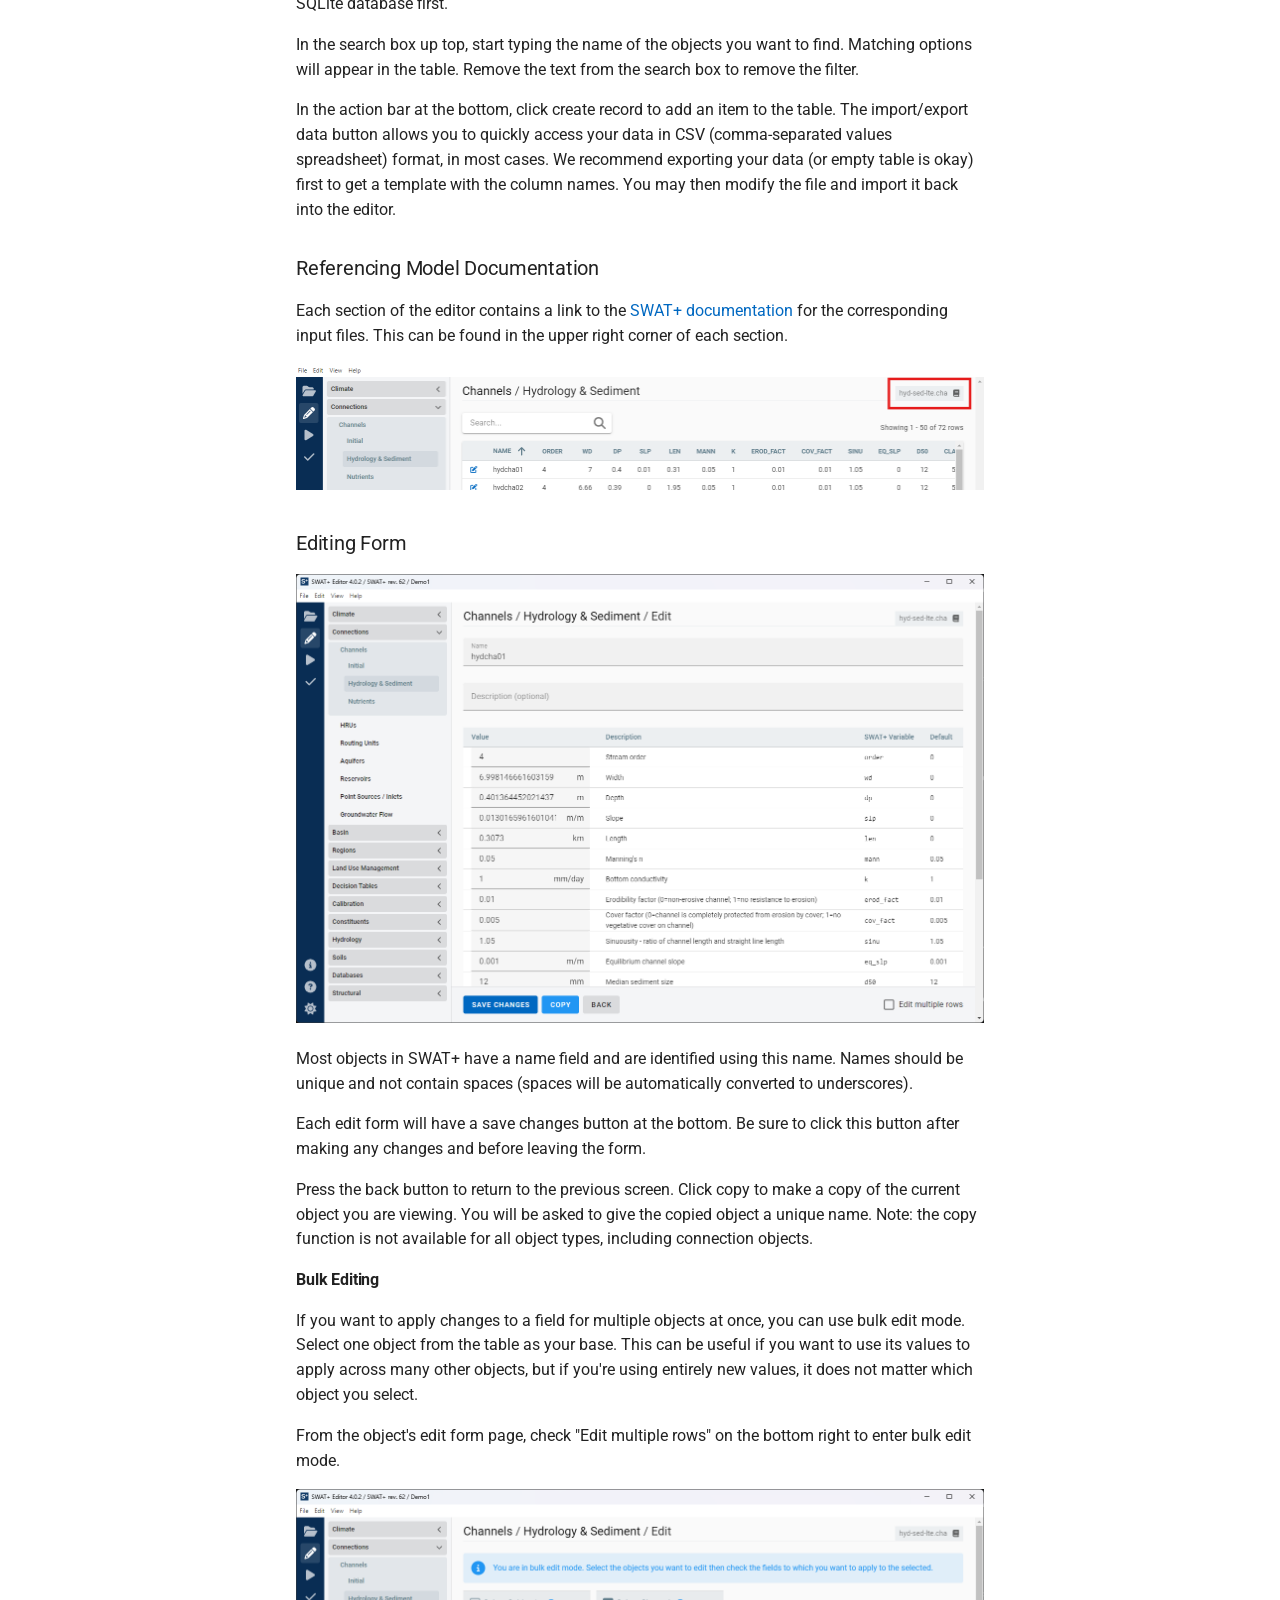
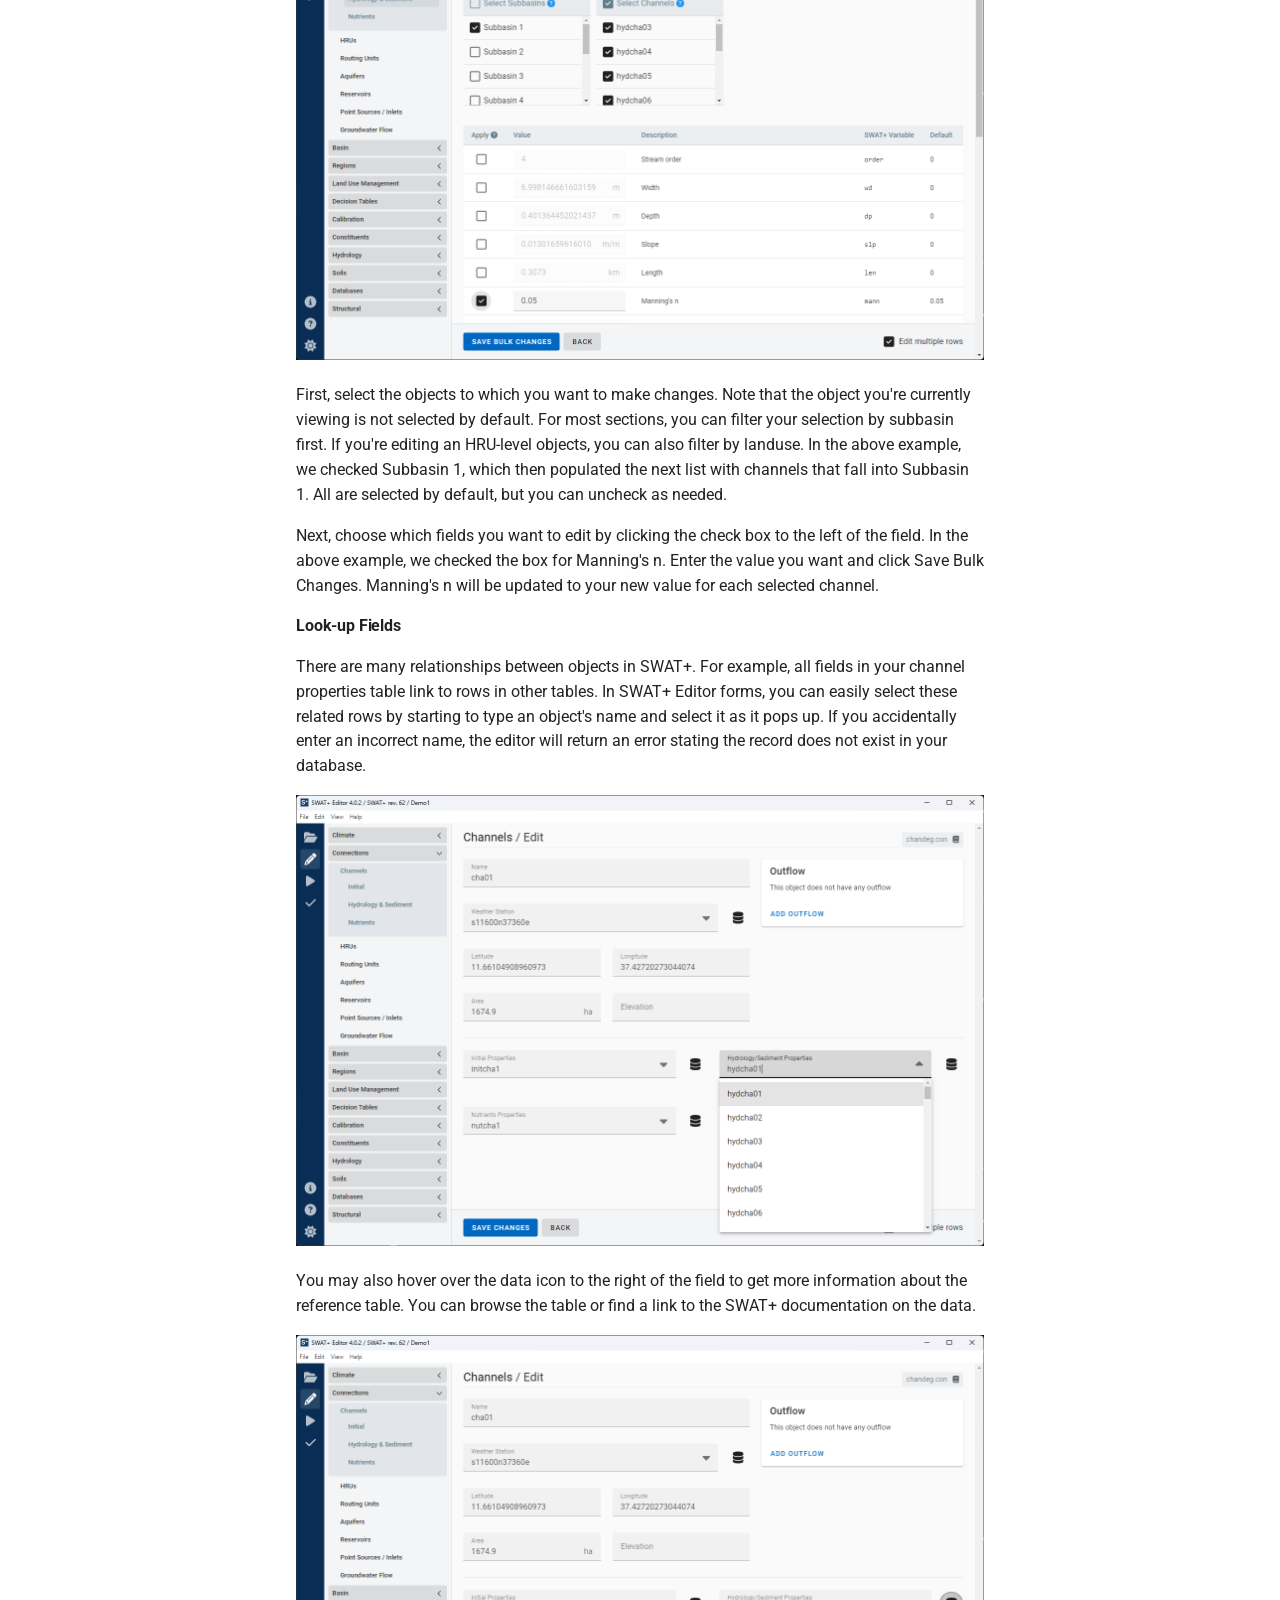
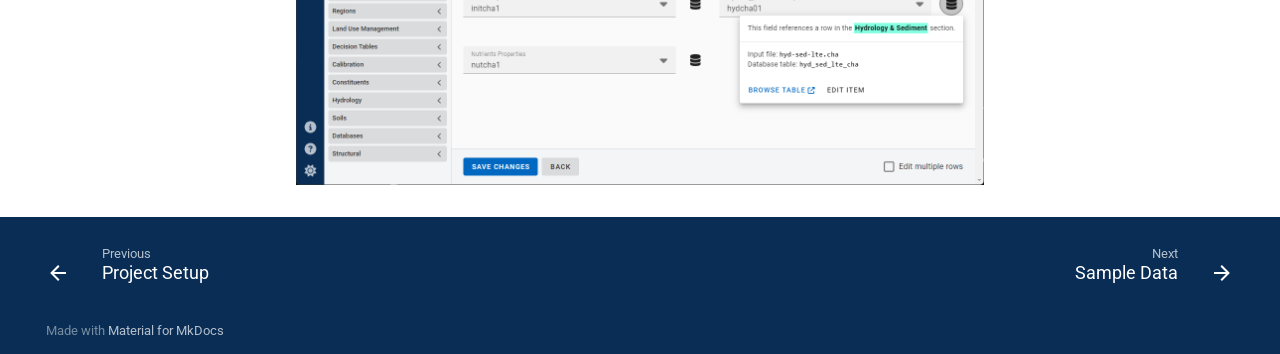
<file: edit-inputs/index.html>
<!doctype html>
<html lang="en" class="no-js">
  <head>
    
      <meta charset="utf-8">
      <meta name="viewport" content="width=device-width,initial-scale=1">
      
        <meta name="description" content="Documentation for the SWAT+ Editor, and interface for editing SWAT+ model input files.">
      
      
      
        <link rel="canonical" href="https://swat-model.github.io/swatplus-editor-documentation/edit-inputs/">
      
      
        <link rel="prev" href="../project-setup/">
      
      
        <link rel="next" href="sample-data/">
      
      
        
      
      
      <link rel="icon" href="../assets/favicon.ico">
      <meta name="generator" content="mkdocs-1.6.1, mkdocs-material-9.7.7">
    
    
      
        <title>Navigating the Editor - SWAT+ Editor Documentation</title>
      
    
    
      <link rel="stylesheet" href="../assets/stylesheets/main.ec1eaa64.min.css">
      
        
        <link rel="stylesheet" href="../assets/stylesheets/palette.ab4e12ef.min.css">
      
      


    
    
      
    
    
      
        
        
        <link rel="preconnect" href="https://fonts.gstatic.com" crossorigin>
        <link rel="stylesheet" href="https://fonts.googleapis.com/css?family=Roboto:300,300i,400,400i,700,700i%7CRoboto+Mono:400,400i,700,700i&display=fallback">
        <style>:root{--md-text-font:"Roboto";--md-code-font:"Roboto Mono"}</style>
      
    
    
      <link rel="stylesheet" href="../assets/extra.css">
    
    <script>__md_scope=new URL("..",location),__md_hash=e=>[...e].reduce(((e,_)=>(e<<5)-e+_.charCodeAt(0)),0),__md_get=(e,_=localStorage,t=__md_scope)=>JSON.parse(_.getItem(t.pathname+"."+e)),__md_set=(e,_,t=localStorage,a=__md_scope)=>{try{t.setItem(a.pathname+"."+e,JSON.stringify(_))}catch(e){}}</script>
    
      

    
    
  </head>
  
  
    
    
      
    
    
    
    
    <body dir="ltr" data-md-color-scheme="default" data-md-color-primary="custom" data-md-color-accent="custom">
  
    
    <input class="md-toggle" data-md-toggle="drawer" type="checkbox" id="__drawer" autocomplete="off">
    <input class="md-toggle" data-md-toggle="search" type="checkbox" id="__search" autocomplete="off">
    <label class="md-overlay" for="__drawer"></label>
    <div data-md-component="skip">
      
        
        <a href="#edit-swat-inputs" class="md-skip">
          Skip to content
        </a>
      
    </div>
    <div data-md-component="announce">
      
    </div>
    
    
      

  

<header class="md-header md-header--shadow md-header--lifted" data-md-component="header">
  <nav class="md-header__inner md-grid" aria-label="Header">
    <a href=".." title="SWAT+ Editor Documentation" class="md-header__button md-logo" aria-label="SWAT+ Editor Documentation" data-md-component="logo">
      
  <img src="../assets/splus.svg" alt="logo">

    </a>
    <label class="md-header__button md-icon" for="__drawer">
      
      <svg xmlns="http://www.w3.org/2000/svg" viewBox="0 0 24 24"><path d="M3 6h18v2H3zm0 5h18v2H3zm0 5h18v2H3z"/></svg>
    </label>
    <div class="md-header__title" data-md-component="header-title">
      <div class="md-header__ellipsis">
        <div class="md-header__topic">
          <span class="md-ellipsis">
            SWAT+ Editor Documentation
          </span>
        </div>
        <div class="md-header__topic" data-md-component="header-topic">
          <span class="md-ellipsis">
            
              Navigating the Editor
            
          </span>
        </div>
      </div>
    </div>
    
      
        <form class="md-header__option" data-md-component="palette">
  
    
    
    
    <input class="md-option" data-md-color-media="(prefers-color-scheme: light)" data-md-color-scheme="default" data-md-color-primary="custom" data-md-color-accent="custom"  aria-label="Switch to dark mode"  type="radio" name="__palette" id="__palette_0">
    
      <label class="md-header__button md-icon" title="Switch to dark mode" for="__palette_1" hidden>
        <svg xmlns="http://www.w3.org/2000/svg" viewBox="0 0 24 24"><path d="m17.75 4.09-2.53 1.94.91 3.06-2.63-1.81-2.63 1.81.91-3.06-2.53-1.94L12.44 4l1.06-3 1.06 3zm3.5 6.91-1.64 1.25.59 1.98-1.7-1.17-1.7 1.17.59-1.98L15.75 11l2.06-.05L18.5 9l.69 1.95zm-2.28 4.95c.83-.08 1.72 1.1 1.19 1.85-.32.45-.66.87-1.08 1.27C15.17 23 8.84 23 4.94 19.07c-3.91-3.9-3.91-10.24 0-14.14.4-.4.82-.76 1.27-1.08.75-.53 1.93.36 1.85 1.19-.27 2.86.69 5.83 2.89 8.02a9.96 9.96 0 0 0 8.02 2.89m-1.64 2.02a12.08 12.08 0 0 1-7.8-3.47c-2.17-2.19-3.33-5-3.49-7.82-2.81 3.14-2.7 7.96.31 10.98 3.02 3.01 7.84 3.12 10.98.31"/></svg>
      </label>
    
  
    
    
    
    <input class="md-option" data-md-color-media="(prefers-color-scheme: dark)" data-md-color-scheme="slate" data-md-color-primary="custom" data-md-color-accent="custom"  aria-label="Switch to light mode"  type="radio" name="__palette" id="__palette_1">
    
      <label class="md-header__button md-icon" title="Switch to light mode" for="__palette_0" hidden>
        <svg xmlns="http://www.w3.org/2000/svg" viewBox="0 0 24 24"><path d="M12 7a5 5 0 0 1 5 5 5 5 0 0 1-5 5 5 5 0 0 1-5-5 5 5 0 0 1 5-5m0 2a3 3 0 0 0-3 3 3 3 0 0 0 3 3 3 3 0 0 0 3-3 3 3 0 0 0-3-3m0-7 2.39 3.42C13.65 5.15 12.84 5 12 5s-1.65.15-2.39.42zM3.34 7l4.16-.35A7.2 7.2 0 0 0 5.94 8.5c-.44.74-.69 1.5-.83 2.29zm.02 10 1.76-3.77a7.131 7.131 0 0 0 2.38 4.14zM20.65 7l-1.77 3.79a7.02 7.02 0 0 0-2.38-4.15zm-.01 10-4.14.36c.59-.51 1.12-1.14 1.54-1.86.42-.73.69-1.5.83-2.29zM12 22l-2.41-3.44c.74.27 1.55.44 2.41.44.82 0 1.63-.17 2.37-.44z"/></svg>
      </label>
    
  
</form>
      
    
    
      <script>var palette=__md_get("__palette");if(palette&&palette.color){if("(prefers-color-scheme)"===palette.color.media){var media=matchMedia("(prefers-color-scheme: light)"),input=document.querySelector(media.matches?"[data-md-color-media='(prefers-color-scheme: light)']":"[data-md-color-media='(prefers-color-scheme: dark)']");palette.color.media=input.getAttribute("data-md-color-media"),palette.color.scheme=input.getAttribute("data-md-color-scheme"),palette.color.primary=input.getAttribute("data-md-color-primary"),palette.color.accent=input.getAttribute("data-md-color-accent")}for(var[key,value]of Object.entries(palette.color))document.body.setAttribute("data-md-color-"+key,value)}</script>
    
    
    
      
      
        <label class="md-header__button md-icon" for="__search">
          
          <svg xmlns="http://www.w3.org/2000/svg" viewBox="0 0 24 24"><path d="M9.5 3A6.5 6.5 0 0 1 16 9.5c0 1.61-.59 3.09-1.56 4.23l.27.27h.79l5 5-1.5 1.5-5-5v-.79l-.27-.27A6.52 6.52 0 0 1 9.5 16 6.5 6.5 0 0 1 3 9.5 6.5 6.5 0 0 1 9.5 3m0 2C7 5 5 7 5 9.5S7 14 9.5 14 14 12 14 9.5 12 5 9.5 5"/></svg>
        </label>
        <div class="md-search" data-md-component="search" role="dialog">
  <label class="md-search__overlay" for="__search"></label>
  <div class="md-search__inner" role="search">
    <form class="md-search__form" name="search">
      <input type="text" class="md-search__input" name="query" aria-label="Search" placeholder="Search" autocapitalize="off" autocorrect="off" autocomplete="off" spellcheck="false" data-md-component="search-query" required>
      <label class="md-search__icon md-icon" for="__search">
        
        <svg xmlns="http://www.w3.org/2000/svg" viewBox="0 0 24 24"><path d="M9.5 3A6.5 6.5 0 0 1 16 9.5c0 1.61-.59 3.09-1.56 4.23l.27.27h.79l5 5-1.5 1.5-5-5v-.79l-.27-.27A6.52 6.52 0 0 1 9.5 16 6.5 6.5 0 0 1 3 9.5 6.5 6.5 0 0 1 9.5 3m0 2C7 5 5 7 5 9.5S7 14 9.5 14 14 12 14 9.5 12 5 9.5 5"/></svg>
        
        <svg xmlns="http://www.w3.org/2000/svg" viewBox="0 0 24 24"><path d="M20 11v2H8l5.5 5.5-1.42 1.42L4.16 12l7.92-7.92L13.5 5.5 8 11z"/></svg>
      </label>
      <nav class="md-search__options" aria-label="Search">
        
        <button type="reset" class="md-search__icon md-icon" title="Clear" aria-label="Clear" tabindex="-1">
          
          <svg xmlns="http://www.w3.org/2000/svg" viewBox="0 0 24 24"><path d="M19 6.41 17.59 5 12 10.59 6.41 5 5 6.41 10.59 12 5 17.59 6.41 19 12 13.41 17.59 19 19 17.59 13.41 12z"/></svg>
        </button>
      </nav>
      
    </form>
    <div class="md-search__output">
      <div class="md-search__scrollwrap" tabindex="0" data-md-scrollfix>
        <div class="md-search-result" data-md-component="search-result">
          <div class="md-search-result__meta">
            Initializing search
          </div>
          <ol class="md-search-result__list" role="presentation"></ol>
        </div>
      </div>
    </div>
  </div>
</div>
      
    
    
      <div class="md-header__source">
        <a href="https://github.com/swat-model/swatplus-editor" title="Go to repository" class="md-source" data-md-component="source">
  <div class="md-source__icon md-icon">
    
    <svg xmlns="http://www.w3.org/2000/svg" viewBox="0 0 512 512"><!--! Font Awesome Free 7.1.0 by @fontawesome - https://fontawesome.com License - https://fontawesome.com/license/free (Icons: CC BY 4.0, Fonts: SIL OFL 1.1, Code: MIT License) Copyright 2025 Fonticons, Inc.--><path d="M173.9 397.4c0 2-2.3 3.6-5.2 3.6-3.3.3-5.6-1.3-5.6-3.6 0-2 2.3-3.6 5.2-3.6 3-.3 5.6 1.3 5.6 3.6m-31.1-4.5c-.7 2 1.3 4.3 4.3 4.9 2.6 1 5.6 0 6.2-2s-1.3-4.3-4.3-5.2c-2.6-.7-5.5.3-6.2 2.3m44.2-1.7c-2.9.7-4.9 2.6-4.6 4.9.3 2 2.9 3.3 5.9 2.6 2.9-.7 4.9-2.6 4.6-4.6-.3-1.9-3-3.2-5.9-2.9M252.8 8C114.1 8 8 113.3 8 252c0 110.9 69.8 205.8 169.5 239.2 12.8 2.3 17.3-5.6 17.3-12.1 0-6.2-.3-40.4-.3-61.4 0 0-70 15-84.7-29.8 0 0-11.4-29.1-27.8-36.6 0 0-22.9-15.7 1.6-15.4 0 0 24.9 2 38.6 25.8 21.9 38.6 58.6 27.5 72.9 20.9 2.3-16 8.8-27.1 16-33.7-55.9-6.2-112.3-14.3-112.3-110.5 0-27.5 7.6-41.3 23.6-58.9-2.6-6.5-11.1-33.3 2.6-67.9 20.9-6.5 69 27 69 27 20-5.6 41.5-8.5 62.8-8.5s42.8 2.9 62.8 8.5c0 0 48.1-33.6 69-27 13.7 34.7 5.2 61.4 2.6 67.9 16 17.7 25.8 31.5 25.8 58.9 0 96.5-58.9 104.2-114.8 110.5 9.2 7.9 17 22.9 17 46.4 0 33.7-.3 75.4-.3 83.6 0 6.5 4.6 14.4 17.3 12.1C436.2 457.8 504 362.9 504 252 504 113.3 391.5 8 252.8 8M105.2 352.9c-1.3 1-1 3.3.7 5.2 1.6 1.6 3.9 2.3 5.2 1 1.3-1 1-3.3-.7-5.2-1.6-1.6-3.9-2.3-5.2-1m-10.8-8.1c-.7 1.3.3 2.9 2.3 3.9 1.6 1 3.6.7 4.3-.7.7-1.3-.3-2.9-2.3-3.9-2-.6-3.6-.3-4.3.7m32.4 35.6c-1.6 1.3-1 4.3 1.3 6.2 2.3 2.3 5.2 2.6 6.5 1 1.3-1.3.7-4.3-1.3-6.2-2.2-2.3-5.2-2.6-6.5-1m-11.4-14.7c-1.6 1-1.6 3.6 0 5.9s4.3 3.3 5.6 2.3c1.6-1.3 1.6-3.9 0-6.2-1.4-2.3-4-3.3-5.6-2"/></svg>
  </div>
  <div class="md-source__repository">
    swat-model/swatplus-editor
  </div>
</a>
      </div>
    
  </nav>
  
    
      
<nav class="md-tabs" aria-label="Tabs" data-md-component="tabs">
  <div class="md-grid">
    <ul class="md-tabs__list">
      
        
  
  
  
  
    <li class="md-tabs__item">
      <a href=".." class="md-tabs__link">
        
  
  
    
  
  Home

      </a>
    </li>
  

      
        
  
  
  
  
    <li class="md-tabs__item">
      <a href="../changelog/" class="md-tabs__link">
        
  
  
    
  
  Change Log

      </a>
    </li>
  

      
        
  
  
  
  
    <li class="md-tabs__item">
      <a href="../project-setup/" class="md-tabs__link">
        
  
  
    
  
  Project Setup

      </a>
    </li>
  

      
        
  
  
  
    
  
  
    
    
      <li class="md-tabs__item md-tabs__item--active">
        <a href="./" class="md-tabs__link">
          
  
  
  Edit SWAT+ Inputs

        </a>
      </li>
    
  

      
        
  
  
  
  
    <li class="md-tabs__item">
      <a href="../run/" class="md-tabs__link">
        
  
  
    
  
  Run SWAT+

      </a>
    </li>
  

      
        
  
  
  
  
    <li class="md-tabs__item">
      <a href="../sqlite/" class="md-tabs__link">
        
  
  
    
  
  How to Use SQLite

      </a>
    </li>
  

      
        
  
  
  
  
    
    
      <li class="md-tabs__item">
        <a href="../developers/" class="md-tabs__link">
          
  
  
  Developers

        </a>
      </li>
    
  

      
    </ul>
  </div>
</nav>
    
  
</header>
    
    <div class="md-container" data-md-component="container">
      
      
        
      
      <main class="md-main" data-md-component="main">
        <div class="md-main__inner md-grid">
          
            
              
              <div class="md-sidebar md-sidebar--primary" data-md-component="sidebar" data-md-type="navigation" >
                <div class="md-sidebar__scrollwrap">
                  <div class="md-sidebar__inner">
                    


  


<nav class="md-nav md-nav--primary md-nav--lifted" aria-label="Navigation" data-md-level="0">
  <label class="md-nav__title" for="__drawer">
    <a href=".." title="SWAT+ Editor Documentation" class="md-nav__button md-logo" aria-label="SWAT+ Editor Documentation" data-md-component="logo">
      
  <img src="../assets/splus.svg" alt="logo">

    </a>
    SWAT+ Editor Documentation
  </label>
  
    <div class="md-nav__source">
      <a href="https://github.com/swat-model/swatplus-editor" title="Go to repository" class="md-source" data-md-component="source">
  <div class="md-source__icon md-icon">
    
    <svg xmlns="http://www.w3.org/2000/svg" viewBox="0 0 512 512"><!--! Font Awesome Free 7.1.0 by @fontawesome - https://fontawesome.com License - https://fontawesome.com/license/free (Icons: CC BY 4.0, Fonts: SIL OFL 1.1, Code: MIT License) Copyright 2025 Fonticons, Inc.--><path d="M173.9 397.4c0 2-2.3 3.6-5.2 3.6-3.3.3-5.6-1.3-5.6-3.6 0-2 2.3-3.6 5.2-3.6 3-.3 5.6 1.3 5.6 3.6m-31.1-4.5c-.7 2 1.3 4.3 4.3 4.9 2.6 1 5.6 0 6.2-2s-1.3-4.3-4.3-5.2c-2.6-.7-5.5.3-6.2 2.3m44.2-1.7c-2.9.7-4.9 2.6-4.6 4.9.3 2 2.9 3.3 5.9 2.6 2.9-.7 4.9-2.6 4.6-4.6-.3-1.9-3-3.2-5.9-2.9M252.8 8C114.1 8 8 113.3 8 252c0 110.9 69.8 205.8 169.5 239.2 12.8 2.3 17.3-5.6 17.3-12.1 0-6.2-.3-40.4-.3-61.4 0 0-70 15-84.7-29.8 0 0-11.4-29.1-27.8-36.6 0 0-22.9-15.7 1.6-15.4 0 0 24.9 2 38.6 25.8 21.9 38.6 58.6 27.5 72.9 20.9 2.3-16 8.8-27.1 16-33.7-55.9-6.2-112.3-14.3-112.3-110.5 0-27.5 7.6-41.3 23.6-58.9-2.6-6.5-11.1-33.3 2.6-67.9 20.9-6.5 69 27 69 27 20-5.6 41.5-8.5 62.8-8.5s42.8 2.9 62.8 8.5c0 0 48.1-33.6 69-27 13.7 34.7 5.2 61.4 2.6 67.9 16 17.7 25.8 31.5 25.8 58.9 0 96.5-58.9 104.2-114.8 110.5 9.2 7.9 17 22.9 17 46.4 0 33.7-.3 75.4-.3 83.6 0 6.5 4.6 14.4 17.3 12.1C436.2 457.8 504 362.9 504 252 504 113.3 391.5 8 252.8 8M105.2 352.9c-1.3 1-1 3.3.7 5.2 1.6 1.6 3.9 2.3 5.2 1 1.3-1 1-3.3-.7-5.2-1.6-1.6-3.9-2.3-5.2-1m-10.8-8.1c-.7 1.3.3 2.9 2.3 3.9 1.6 1 3.6.7 4.3-.7.7-1.3-.3-2.9-2.3-3.9-2-.6-3.6-.3-4.3.7m32.4 35.6c-1.6 1.3-1 4.3 1.3 6.2 2.3 2.3 5.2 2.6 6.5 1 1.3-1.3.7-4.3-1.3-6.2-2.2-2.3-5.2-2.6-6.5-1m-11.4-14.7c-1.6 1-1.6 3.6 0 5.9s4.3 3.3 5.6 2.3c1.6-1.3 1.6-3.9 0-6.2-1.4-2.3-4-3.3-5.6-2"/></svg>
  </div>
  <div class="md-source__repository">
    swat-model/swatplus-editor
  </div>
</a>
    </div>
  
  <ul class="md-nav__list" data-md-scrollfix>
    
      
      
  
  
  
  
    <li class="md-nav__item">
      <a href=".." class="md-nav__link">
        
  
  
  <span class="md-ellipsis">
    
  
    Home
  

    
  </span>
  
  

      </a>
    </li>
  

    
      
      
  
  
  
  
    <li class="md-nav__item">
      <a href="../changelog/" class="md-nav__link">
        
  
  
  <span class="md-ellipsis">
    
  
    Change Log
  

    
  </span>
  
  

      </a>
    </li>
  

    
      
      
  
  
  
  
    <li class="md-nav__item">
      <a href="../project-setup/" class="md-nav__link">
        
  
  
  <span class="md-ellipsis">
    
  
    Project Setup
  

    
  </span>
  
  

      </a>
    </li>
  

    
      
      
  
  
    
  
  
  
    
    
    
    
      
        
        
      
      
    
    
    <li class="md-nav__item md-nav__item--active md-nav__item--section md-nav__item--nested">
      
        
        
        <input class="md-nav__toggle md-toggle " type="checkbox" id="__nav_4" checked>
        
          
          <label class="md-nav__link" for="__nav_4" id="__nav_4_label" tabindex="">
            
  
  
  <span class="md-ellipsis">
    
  
    Edit SWAT+ Inputs
  

    
  </span>
  
  

            <span class="md-nav__icon md-icon"></span>
          </label>
        
        <nav class="md-nav" data-md-level="1" aria-labelledby="__nav_4_label" aria-expanded="true">
          <label class="md-nav__title" for="__nav_4">
            <span class="md-nav__icon md-icon"></span>
            
  
    Edit SWAT+ Inputs
  

          </label>
          <ul class="md-nav__list" data-md-scrollfix>
            
              
                
  
  
    
  
  
  
    <li class="md-nav__item md-nav__item--active">
      
      <input class="md-nav__toggle md-toggle" type="checkbox" id="__toc">
      
      
        
      
      
        <label class="md-nav__link md-nav__link--active" for="__toc">
          
  
  
  <span class="md-ellipsis">
    
  
    Navigating the Editor
  

    
  </span>
  
  

          <span class="md-nav__icon md-icon"></span>
        </label>
      
      <a href="./" class="md-nav__link md-nav__link--active">
        
  
  
  <span class="md-ellipsis">
    
  
    Navigating the Editor
  

    
  </span>
  
  

      </a>
      
        

<nav class="md-nav md-nav--secondary" aria-label="Table of contents">
  
  
  
    
  
  
    <label class="md-nav__title" for="__toc">
      <span class="md-nav__icon md-icon"></span>
      Table of contents
    </label>
    <ul class="md-nav__list" data-md-component="toc" data-md-scrollfix>
      
        <li class="md-nav__item">
  <a href="#navigating-the-documentation" class="md-nav__link">
    <span class="md-ellipsis">
      
        Navigating the Documentation
      
    </span>
  </a>
  
</li>
      
        <li class="md-nav__item">
  <a href="#navigating-the-editor" class="md-nav__link">
    <span class="md-ellipsis">
      
        Navigating the Editor
      
    </span>
  </a>
  
    <nav class="md-nav" aria-label="Navigating the Editor">
      <ul class="md-nav__list">
        
          <li class="md-nav__item">
  <a href="#tables" class="md-nav__link">
    <span class="md-ellipsis">
      
        Tables
      
    </span>
  </a>
  
</li>
        
          <li class="md-nav__item">
  <a href="#referencing-model-documentation" class="md-nav__link">
    <span class="md-ellipsis">
      
        Referencing Model Documentation
      
    </span>
  </a>
  
</li>
        
          <li class="md-nav__item">
  <a href="#editing-form" class="md-nav__link">
    <span class="md-ellipsis">
      
        Editing Form
      
    </span>
  </a>
  
    <nav class="md-nav" aria-label="Editing Form">
      <ul class="md-nav__list">
        
          <li class="md-nav__item">
  <a href="#bulk-editing" class="md-nav__link">
    <span class="md-ellipsis">
      
        Bulk Editing
      
    </span>
  </a>
  
</li>
        
          <li class="md-nav__item">
  <a href="#look-up-fields" class="md-nav__link">
    <span class="md-ellipsis">
      
        Look-up Fields
      
    </span>
  </a>
  
</li>
        
      </ul>
    </nav>
  
</li>
        
      </ul>
    </nav>
  
</li>
      
    </ul>
  
</nav>
      
    </li>
  

              
            
              
                
  
  
  
  
    <li class="md-nav__item">
      <a href="sample-data/" class="md-nav__link">
        
  
  
  <span class="md-ellipsis">
    
  
    Sample Data
  

    
  </span>
  
  

      </a>
    </li>
  

              
            
              
                
  
  
  
  
    <li class="md-nav__item">
      <a href="wgn/" class="md-nav__link">
        
  
  
  <span class="md-ellipsis">
    
  
    Weather Generator
  

    
  </span>
  
  

      </a>
    </li>
  

              
            
              
                
  
  
  
  
    <li class="md-nav__item">
      <a href="weather/" class="md-nav__link">
        
  
  
  <span class="md-ellipsis">
    
  
    Weather Stations
  

    
  </span>
  
  

      </a>
    </li>
  

              
            
              
                
  
  
  
  
    <li class="md-nav__item">
      <a href="recall/" class="md-nav__link">
        
  
  
  <span class="md-ellipsis">
    
  
    Recall (Point Source/Inlet)
  

    
  </span>
  
  

      </a>
    </li>
  

              
            
              
                
  
  
  
  
    <li class="md-nav__item">
      <a href="lum/" class="md-nav__link">
        
  
  
  <span class="md-ellipsis">
    
  
    Land Use Management
  

    
  </span>
  
  

      </a>
    </li>
  

              
            
              
                
  
  
  
  
    <li class="md-nav__item">
      <a href="decision-tables/" class="md-nav__link">
        
  
  
  <span class="md-ellipsis">
    
  
    Decision Tables
  

    
  </span>
  
  

      </a>
    </li>
  

              
            
          </ul>
        </nav>
      
    </li>
  

    
      
      
  
  
  
  
    <li class="md-nav__item">
      <a href="../run/" class="md-nav__link">
        
  
  
  <span class="md-ellipsis">
    
  
    Run SWAT+
  

    
  </span>
  
  

      </a>
    </li>
  

    
      
      
  
  
  
  
    <li class="md-nav__item">
      <a href="../sqlite/" class="md-nav__link">
        
  
  
  <span class="md-ellipsis">
    
  
    How to Use SQLite
  

    
  </span>
  
  

      </a>
    </li>
  

    
      
      
  
  
  
  
    
    
    
    
      
      
    
    
    <li class="md-nav__item md-nav__item--nested">
      
        
        
        <input class="md-nav__toggle md-toggle " type="checkbox" id="__nav_7" >
        
          
          <label class="md-nav__link" for="__nav_7" id="__nav_7_label" tabindex="0">
            
  
  
  <span class="md-ellipsis">
    
  
    Developers
  

    
  </span>
  
  

            <span class="md-nav__icon md-icon"></span>
          </label>
        
        <nav class="md-nav" data-md-level="1" aria-labelledby="__nav_7_label" aria-expanded="false">
          <label class="md-nav__title" for="__nav_7">
            <span class="md-nav__icon md-icon"></span>
            
  
    Developers
  

          </label>
          <ul class="md-nav__list" data-md-scrollfix>
            
              
                
  
  
  
  
    <li class="md-nav__item">
      <a href="../developers/" class="md-nav__link">
        
  
  
  <span class="md-ellipsis">
    
  
    Programmatic Access
  

    
  </span>
  
  

      </a>
    </li>
  

              
            
              
                
  
  
  
  
    <li class="md-nav__item">
      <a href="../developers/code-structure/" class="md-nav__link">
        
  
  
  <span class="md-ellipsis">
    
  
    Code Structure
  

    
  </span>
  
  

      </a>
    </li>
  

              
            
          </ul>
        </nav>
      
    </li>
  

    
  </ul>
</nav>
                  </div>
                </div>
              </div>
            
            
              
              <div class="md-sidebar md-sidebar--secondary" data-md-component="sidebar" data-md-type="toc" >
                <div class="md-sidebar__scrollwrap">
                  <div class="md-sidebar__inner">
                    

<nav class="md-nav md-nav--secondary" aria-label="Table of contents">
  
  
  
    
  
  
    <label class="md-nav__title" for="__toc">
      <span class="md-nav__icon md-icon"></span>
      Table of contents
    </label>
    <ul class="md-nav__list" data-md-component="toc" data-md-scrollfix>
      
        <li class="md-nav__item">
  <a href="#navigating-the-documentation" class="md-nav__link">
    <span class="md-ellipsis">
      
        Navigating the Documentation
      
    </span>
  </a>
  
</li>
      
        <li class="md-nav__item">
  <a href="#navigating-the-editor" class="md-nav__link">
    <span class="md-ellipsis">
      
        Navigating the Editor
      
    </span>
  </a>
  
    <nav class="md-nav" aria-label="Navigating the Editor">
      <ul class="md-nav__list">
        
          <li class="md-nav__item">
  <a href="#tables" class="md-nav__link">
    <span class="md-ellipsis">
      
        Tables
      
    </span>
  </a>
  
</li>
        
          <li class="md-nav__item">
  <a href="#referencing-model-documentation" class="md-nav__link">
    <span class="md-ellipsis">
      
        Referencing Model Documentation
      
    </span>
  </a>
  
</li>
        
          <li class="md-nav__item">
  <a href="#editing-form" class="md-nav__link">
    <span class="md-ellipsis">
      
        Editing Form
      
    </span>
  </a>
  
    <nav class="md-nav" aria-label="Editing Form">
      <ul class="md-nav__list">
        
          <li class="md-nav__item">
  <a href="#bulk-editing" class="md-nav__link">
    <span class="md-ellipsis">
      
        Bulk Editing
      
    </span>
  </a>
  
</li>
        
          <li class="md-nav__item">
  <a href="#look-up-fields" class="md-nav__link">
    <span class="md-ellipsis">
      
        Look-up Fields
      
    </span>
  </a>
  
</li>
        
      </ul>
    </nav>
  
</li>
        
      </ul>
    </nav>
  
</li>
      
    </ul>
  
</nav>
                  </div>
                </div>
              </div>
            
          
          
            <div class="md-content" data-md-component="content">
              
              <article class="md-content__inner md-typeset">
                
                  


  
  


<h1 id="edit-swat-inputs">Edit SWAT+ Inputs</h1>
<p>Click the pencil icon in the leftmost blue toolbar to enter the editing section. Most editors in this section are a literal representation of the SWAT+ input files. The collapsible dark-gray headings on the left correspond to the section lines in the master watershed file (file.cio).</p>
<p>When you click on an editor section from the left menu, you'll find the default SWAT+ file name with which the section corresponds. This enables you to quickly look up further information in the SWAT+ input/output documentation.</p>
<h2 id="navigating-the-documentation">Navigating the Documentation</h2>
<p>Because the SWAT+ Editor is tightly coupled with model inputs, not all sections need a page in the Editor's documentation site. Instead, this documentation will focus on sections requiring custom data formatting and other functionality unique to the Editor.</p>
<p><a class="md-button md-button--primary" href="https://swatplus.gitbook.io/io-docs" target="_blank">SWAT+ Model Documentation</a></p>
<h2 id="navigating-the-editor">Navigating the Editor</h2>
<p>Most data is presented in a tabular format. When you click a row, you're presented with a form where you can make changes and save. The following features are common across many editor sections.</p>
<h3 id="tables">Tables</h3>
<p><img alt="Example table view" src="../assets/edit-inputs/spe_table_example.png" /></p>
<p>Sort by a column in the table by clicking on the heading name. It will toggle ascending or descending direction as indicated by the arrows next to the name.</p>
<p>Tables with many records can be scrolled and then paged by clicking the page number or arrow links at the bottom of the table.</p>
<p>Each row may contain an edit/view icon on the far left to access the data in the row, and a delete icon on the far right (may need to scroll to access the far right of the table). We do not recommend deleting rows unless you are absolutely sure they are not used elsewhere in your model. Due to the relationships of data in SWAT+, deleting records could have unintended effects and break your model. Deleting cannot be undone; if in doubt, make a backup of your project SQLite database first.</p>
<p>In the search box up top, start typing the name of the objects you want to find. Matching options will appear in the table. Remove the text from the search box to remove the filter.</p>
<p>In the action bar at the bottom, click create record to add an item to the table. The import/export data button allows you to quickly access your data in CSV (comma-separated values spreadsheet) format, in most cases. We recommend exporting your data (or empty table is okay) first to get a template with the column names. You may then modify the file and import it back into the editor.</p>
<h3 id="referencing-model-documentation">Referencing Model Documentation</h3>
<p>Each section of the editor contains a link to the <a href="https://swatplus.gitbook.io/io-docs" target="_blank">SWAT+ documentation</a> for the corresponding input files. This can be found in the upper right corner of each section.</p>
<p><img alt="Example edit form" src="../assets/edit-inputs/spe_docs_link.png" /></p>
<h3 id="editing-form">Editing Form</h3>
<p><img alt="Example edit form" src="../assets/edit-inputs/spe_edit_form_example.png" /></p>
<p>Most objects in SWAT+ have a name field and are identified using this name. Names should be unique and not contain spaces (spaces will be automatically converted to underscores).</p>
<p>Each edit form will have a save changes button at the bottom. Be sure to click this button after making any changes and before leaving the form.</p>
<p>Press the back button to return to the previous screen. Click copy to make a copy of the current object you are viewing. You will be asked to give the copied object a unique name. Note: the copy function is not available for all object types, including connection objects.</p>
<h4 id="bulk-editing">Bulk Editing</h4>
<p>If you want to apply changes to a field for multiple objects at once, you can use bulk edit mode. Select one object from the table as your base. This can be useful if you want to use its values to apply across many other objects, but if you're using entirely new values, it does not matter which object you select.</p>
<p>From the object's edit form page, check "Edit multiple rows" on the bottom right to enter bulk edit mode.</p>
<p><img alt="Example edit form in bulk editing mode" src="../assets/edit-inputs/spe_bulk_edit.png" /></p>
<p>First, select the objects to which you want to make changes. Note that the object you're currently viewing is not selected by default. For most sections, you can filter your selection by subbasin first. If you're editing an HRU-level objects, you can also filter by landuse. In the above example, we checked Subbasin 1, which then populated the next list with channels that fall into Subbasin 1. All are selected by default, but you can uncheck as needed.</p>
<p>Next, choose which fields you want to edit by clicking the check box to the left of the field. In the above example, we checked the box for Manning's n. Enter the value you want and click Save Bulk Changes. Manning's n will be updated to your new value for each selected channel.</p>
<h4 id="look-up-fields">Look-up Fields</h4>
<p>There are many relationships between objects in SWAT+. For example, all fields in your channel properties table link to rows in other tables. In SWAT+ Editor forms, you can easily select these related rows by starting to type an object's name and select it as it pops up. If you accidentally enter an incorrect name, the editor will return an error stating the record does not exist in your database.</p>
<p><img alt="Example look-up form field" src="../assets/edit-inputs/spe_lookup_dropdown.png" /></p>
<p>You may also hover over the data icon to the right of the field to get more information about the reference table. You can browse the table or find a link to the SWAT+ documentation on the data.</p>
<p><img alt="Example look-up form field help text" src="../assets/edit-inputs/spe_lookup_docs.png" /></p>







  
  






                
              </article>
            </div>
          
          
<script>var target=document.getElementById(location.hash.slice(1));target&&target.name&&(target.checked=target.name.startsWith("__tabbed_"))</script>
        </div>
        
          <button type="button" class="md-top md-icon" data-md-component="top" hidden>
  
  <svg xmlns="http://www.w3.org/2000/svg" viewBox="0 0 24 24"><path d="M13 20h-2V8l-5.5 5.5-1.42-1.42L12 4.16l7.92 7.92-1.42 1.42L13 8z"/></svg>
  Back to top
</button>
        
      </main>
      
        <footer class="md-footer">
  
    
      
      <nav class="md-footer__inner md-grid" aria-label="Footer" >
        
          
          <a href="../project-setup/" class="md-footer__link md-footer__link--prev" aria-label="Previous: Project Setup">
            <div class="md-footer__button md-icon">
              
              <svg xmlns="http://www.w3.org/2000/svg" viewBox="0 0 24 24"><path d="M20 11v2H8l5.5 5.5-1.42 1.42L4.16 12l7.92-7.92L13.5 5.5 8 11z"/></svg>
            </div>
            <div class="md-footer__title">
              <span class="md-footer__direction">
                Previous
              </span>
              <div class="md-ellipsis">
                Project Setup
              </div>
            </div>
          </a>
        
        
          
          <a href="sample-data/" class="md-footer__link md-footer__link--next" aria-label="Next: Sample Data">
            <div class="md-footer__title">
              <span class="md-footer__direction">
                Next
              </span>
              <div class="md-ellipsis">
                Sample Data
              </div>
            </div>
            <div class="md-footer__button md-icon">
              
              <svg xmlns="http://www.w3.org/2000/svg" viewBox="0 0 24 24"><path d="M4 11v2h12l-5.5 5.5 1.42 1.42L19.84 12l-7.92-7.92L10.5 5.5 16 11z"/></svg>
            </div>
          </a>
        
      </nav>
    
  
  <div class="md-footer-meta md-typeset">
    <div class="md-footer-meta__inner md-grid">
      <div class="md-copyright">
  
  
    Made with
    <a href="https://squidfunk.github.io/mkdocs-material/" target="_blank" rel="noopener">
      Material for MkDocs
    </a>
  
</div>
      
    </div>
  </div>
</footer>
      
    </div>
    <div class="md-dialog" data-md-component="dialog">
      <div class="md-dialog__inner md-typeset"></div>
    </div>
    
    
    
      
      
      <script id="__config" type="application/json">{"annotate": null, "base": "..", "features": ["navigation.tabs", "navigation.tabs.sticky", "navigation.top", "navigation.footer"], "search": "../assets/javascripts/workers/search.2c215733.min.js", "tags": null, "translations": {"clipboard.copied": "Copied to clipboard", "clipboard.copy": "Copy to clipboard", "search.result.more.one": "1 more on this page", "search.result.more.other": "# more on this page", "search.result.none": "No matching documents", "search.result.one": "1 matching document", "search.result.other": "# matching documents", "search.result.placeholder": "Type to start searching", "search.result.term.missing": "Missing", "select.version": "Select version"}, "version": null}</script>
    
    
      <script src="../assets/javascripts/bundle.d7400e89.min.js"></script>
      
    
  </body>
</html>
</file>
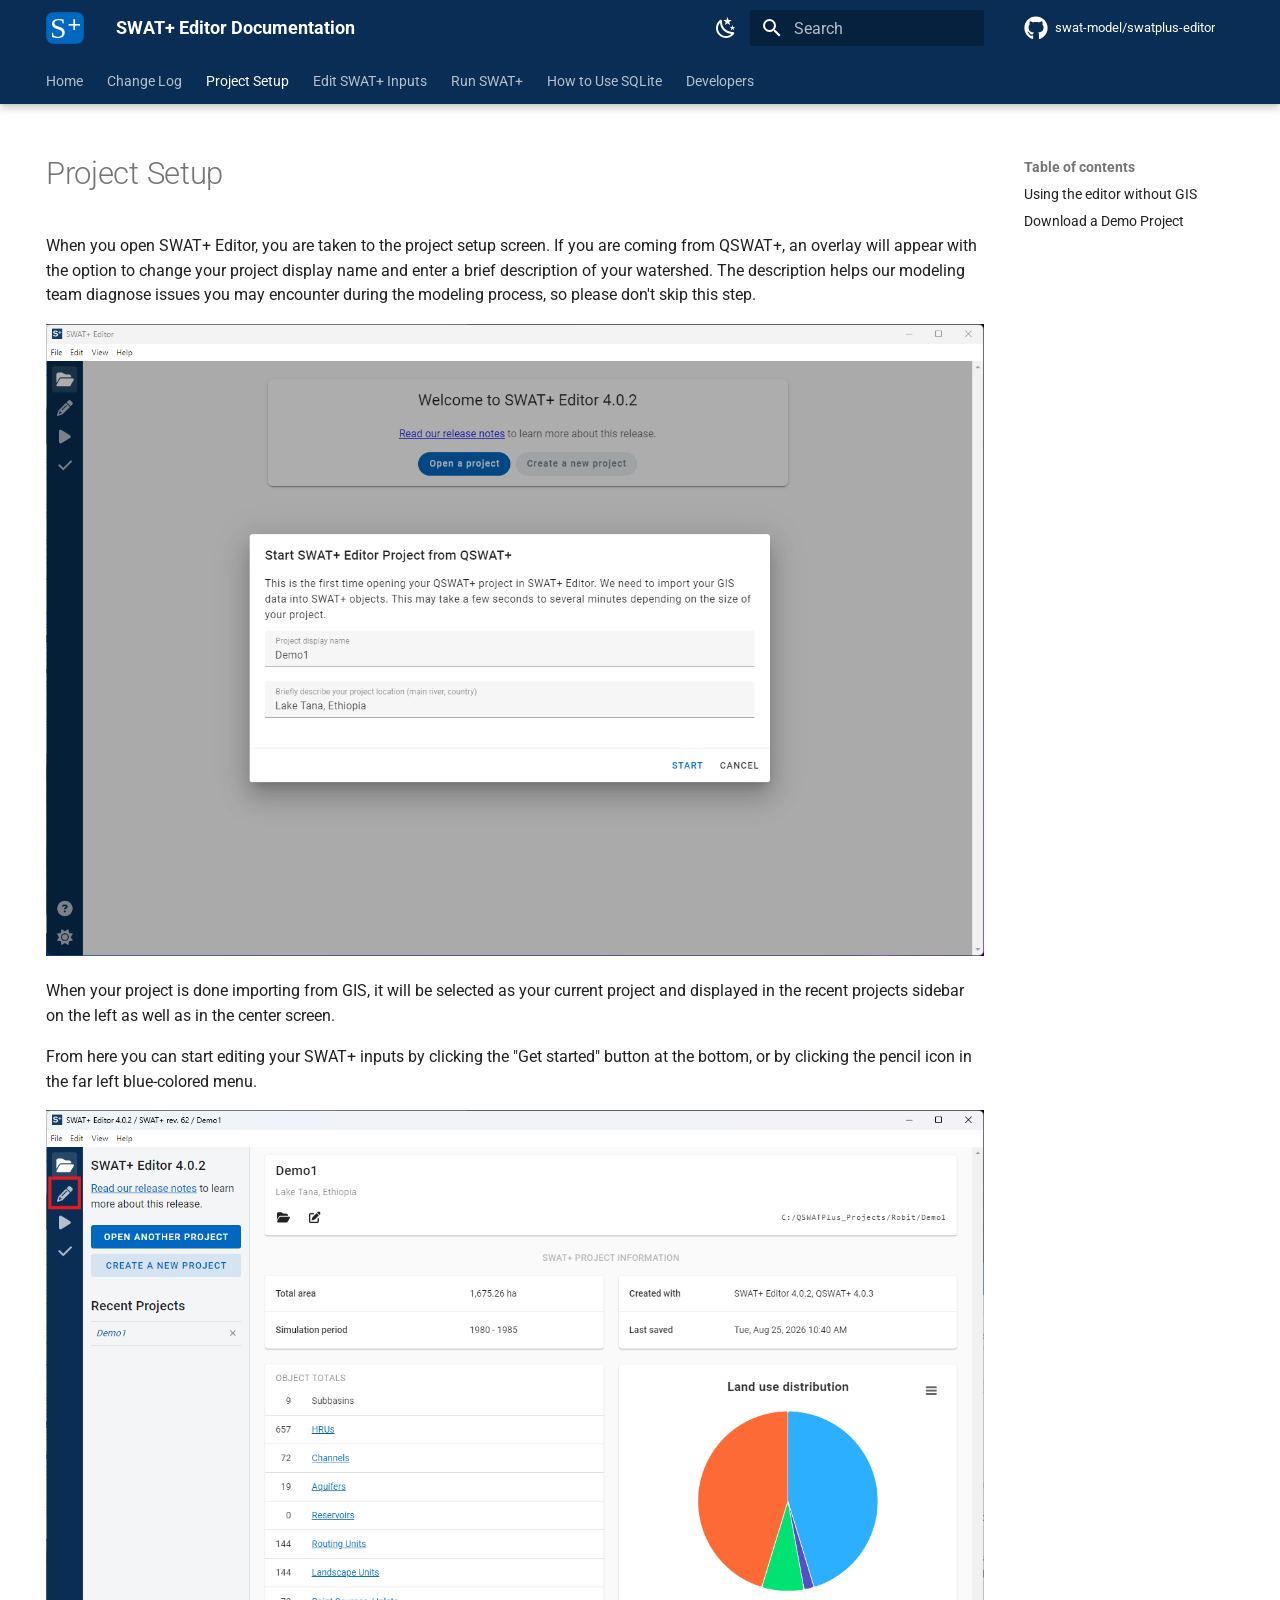
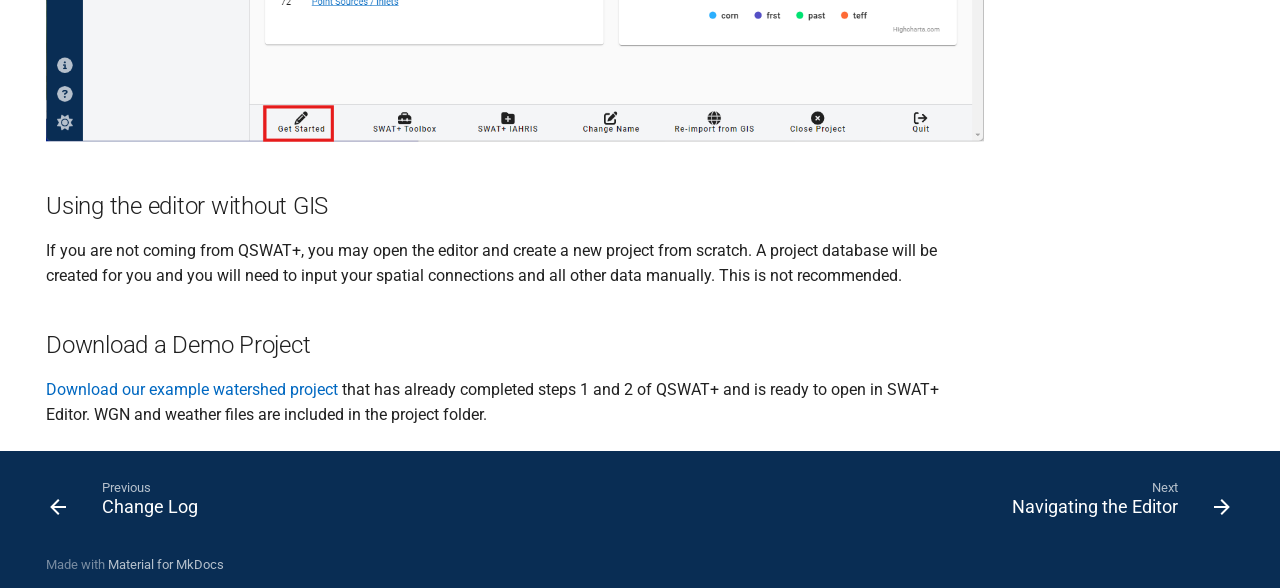
<file: project-setup/index.html>
<!doctype html>
<html lang="en" class="no-js">
  <head>
    
      <meta charset="utf-8">
      <meta name="viewport" content="width=device-width,initial-scale=1">
      
        <meta name="description" content="Documentation for the SWAT+ Editor, and interface for editing SWAT+ model input files.">
      
      
      
        <link rel="canonical" href="https://swat-model.github.io/swatplus-editor-documentation/project-setup/">
      
      
        <link rel="prev" href="../changelog/">
      
      
        <link rel="next" href="../edit-inputs/">
      
      
        
      
      
      <link rel="icon" href="../assets/favicon.ico">
      <meta name="generator" content="mkdocs-1.6.1, mkdocs-material-9.7.7">
    
    
      
        <title>Project Setup - SWAT+ Editor Documentation</title>
      
    
    
      <link rel="stylesheet" href="../assets/stylesheets/main.ec1eaa64.min.css">
      
        
        <link rel="stylesheet" href="../assets/stylesheets/palette.ab4e12ef.min.css">
      
      


    
    
      
    
    
      
        
        
        <link rel="preconnect" href="https://fonts.gstatic.com" crossorigin>
        <link rel="stylesheet" href="https://fonts.googleapis.com/css?family=Roboto:300,300i,400,400i,700,700i%7CRoboto+Mono:400,400i,700,700i&display=fallback">
        <style>:root{--md-text-font:"Roboto";--md-code-font:"Roboto Mono"}</style>
      
    
    
      <link rel="stylesheet" href="../assets/extra.css">
    
    <script>__md_scope=new URL("..",location),__md_hash=e=>[...e].reduce(((e,_)=>(e<<5)-e+_.charCodeAt(0)),0),__md_get=(e,_=localStorage,t=__md_scope)=>JSON.parse(_.getItem(t.pathname+"."+e)),__md_set=(e,_,t=localStorage,a=__md_scope)=>{try{t.setItem(a.pathname+"."+e,JSON.stringify(_))}catch(e){}}</script>
    
      

    
    
  </head>
  
  
    
    
      
    
    
    
    
    <body dir="ltr" data-md-color-scheme="default" data-md-color-primary="custom" data-md-color-accent="custom">
  
    
    <input class="md-toggle" data-md-toggle="drawer" type="checkbox" id="__drawer" autocomplete="off">
    <input class="md-toggle" data-md-toggle="search" type="checkbox" id="__search" autocomplete="off">
    <label class="md-overlay" for="__drawer"></label>
    <div data-md-component="skip">
      
        
        <a href="#project-setup" class="md-skip">
          Skip to content
        </a>
      
    </div>
    <div data-md-component="announce">
      
    </div>
    
    
      

  

<header class="md-header md-header--shadow md-header--lifted" data-md-component="header">
  <nav class="md-header__inner md-grid" aria-label="Header">
    <a href=".." title="SWAT+ Editor Documentation" class="md-header__button md-logo" aria-label="SWAT+ Editor Documentation" data-md-component="logo">
      
  <img src="../assets/splus.svg" alt="logo">

    </a>
    <label class="md-header__button md-icon" for="__drawer">
      
      <svg xmlns="http://www.w3.org/2000/svg" viewBox="0 0 24 24"><path d="M3 6h18v2H3zm0 5h18v2H3zm0 5h18v2H3z"/></svg>
    </label>
    <div class="md-header__title" data-md-component="header-title">
      <div class="md-header__ellipsis">
        <div class="md-header__topic">
          <span class="md-ellipsis">
            SWAT+ Editor Documentation
          </span>
        </div>
        <div class="md-header__topic" data-md-component="header-topic">
          <span class="md-ellipsis">
            
              Project Setup
            
          </span>
        </div>
      </div>
    </div>
    
      
        <form class="md-header__option" data-md-component="palette">
  
    
    
    
    <input class="md-option" data-md-color-media="(prefers-color-scheme: light)" data-md-color-scheme="default" data-md-color-primary="custom" data-md-color-accent="custom"  aria-label="Switch to dark mode"  type="radio" name="__palette" id="__palette_0">
    
      <label class="md-header__button md-icon" title="Switch to dark mode" for="__palette_1" hidden>
        <svg xmlns="http://www.w3.org/2000/svg" viewBox="0 0 24 24"><path d="m17.75 4.09-2.53 1.94.91 3.06-2.63-1.81-2.63 1.81.91-3.06-2.53-1.94L12.44 4l1.06-3 1.06 3zm3.5 6.91-1.64 1.25.59 1.98-1.7-1.17-1.7 1.17.59-1.98L15.75 11l2.06-.05L18.5 9l.69 1.95zm-2.28 4.95c.83-.08 1.72 1.1 1.19 1.85-.32.45-.66.87-1.08 1.27C15.17 23 8.84 23 4.94 19.07c-3.91-3.9-3.91-10.24 0-14.14.4-.4.82-.76 1.27-1.08.75-.53 1.93.36 1.85 1.19-.27 2.86.69 5.83 2.89 8.02a9.96 9.96 0 0 0 8.02 2.89m-1.64 2.02a12.08 12.08 0 0 1-7.8-3.47c-2.17-2.19-3.33-5-3.49-7.82-2.81 3.14-2.7 7.96.31 10.98 3.02 3.01 7.84 3.12 10.98.31"/></svg>
      </label>
    
  
    
    
    
    <input class="md-option" data-md-color-media="(prefers-color-scheme: dark)" data-md-color-scheme="slate" data-md-color-primary="custom" data-md-color-accent="custom"  aria-label="Switch to light mode"  type="radio" name="__palette" id="__palette_1">
    
      <label class="md-header__button md-icon" title="Switch to light mode" for="__palette_0" hidden>
        <svg xmlns="http://www.w3.org/2000/svg" viewBox="0 0 24 24"><path d="M12 7a5 5 0 0 1 5 5 5 5 0 0 1-5 5 5 5 0 0 1-5-5 5 5 0 0 1 5-5m0 2a3 3 0 0 0-3 3 3 3 0 0 0 3 3 3 3 0 0 0 3-3 3 3 0 0 0-3-3m0-7 2.39 3.42C13.65 5.15 12.84 5 12 5s-1.65.15-2.39.42zM3.34 7l4.16-.35A7.2 7.2 0 0 0 5.94 8.5c-.44.74-.69 1.5-.83 2.29zm.02 10 1.76-3.77a7.131 7.131 0 0 0 2.38 4.14zM20.65 7l-1.77 3.79a7.02 7.02 0 0 0-2.38-4.15zm-.01 10-4.14.36c.59-.51 1.12-1.14 1.54-1.86.42-.73.69-1.5.83-2.29zM12 22l-2.41-3.44c.74.27 1.55.44 2.41.44.82 0 1.63-.17 2.37-.44z"/></svg>
      </label>
    
  
</form>
      
    
    
      <script>var palette=__md_get("__palette");if(palette&&palette.color){if("(prefers-color-scheme)"===palette.color.media){var media=matchMedia("(prefers-color-scheme: light)"),input=document.querySelector(media.matches?"[data-md-color-media='(prefers-color-scheme: light)']":"[data-md-color-media='(prefers-color-scheme: dark)']");palette.color.media=input.getAttribute("data-md-color-media"),palette.color.scheme=input.getAttribute("data-md-color-scheme"),palette.color.primary=input.getAttribute("data-md-color-primary"),palette.color.accent=input.getAttribute("data-md-color-accent")}for(var[key,value]of Object.entries(palette.color))document.body.setAttribute("data-md-color-"+key,value)}</script>
    
    
    
      
      
        <label class="md-header__button md-icon" for="__search">
          
          <svg xmlns="http://www.w3.org/2000/svg" viewBox="0 0 24 24"><path d="M9.5 3A6.5 6.5 0 0 1 16 9.5c0 1.61-.59 3.09-1.56 4.23l.27.27h.79l5 5-1.5 1.5-5-5v-.79l-.27-.27A6.52 6.52 0 0 1 9.5 16 6.5 6.5 0 0 1 3 9.5 6.5 6.5 0 0 1 9.5 3m0 2C7 5 5 7 5 9.5S7 14 9.5 14 14 12 14 9.5 12 5 9.5 5"/></svg>
        </label>
        <div class="md-search" data-md-component="search" role="dialog">
  <label class="md-search__overlay" for="__search"></label>
  <div class="md-search__inner" role="search">
    <form class="md-search__form" name="search">
      <input type="text" class="md-search__input" name="query" aria-label="Search" placeholder="Search" autocapitalize="off" autocorrect="off" autocomplete="off" spellcheck="false" data-md-component="search-query" required>
      <label class="md-search__icon md-icon" for="__search">
        
        <svg xmlns="http://www.w3.org/2000/svg" viewBox="0 0 24 24"><path d="M9.5 3A6.5 6.5 0 0 1 16 9.5c0 1.61-.59 3.09-1.56 4.23l.27.27h.79l5 5-1.5 1.5-5-5v-.79l-.27-.27A6.52 6.52 0 0 1 9.5 16 6.5 6.5 0 0 1 3 9.5 6.5 6.5 0 0 1 9.5 3m0 2C7 5 5 7 5 9.5S7 14 9.5 14 14 12 14 9.5 12 5 9.5 5"/></svg>
        
        <svg xmlns="http://www.w3.org/2000/svg" viewBox="0 0 24 24"><path d="M20 11v2H8l5.5 5.5-1.42 1.42L4.16 12l7.92-7.92L13.5 5.5 8 11z"/></svg>
      </label>
      <nav class="md-search__options" aria-label="Search">
        
        <button type="reset" class="md-search__icon md-icon" title="Clear" aria-label="Clear" tabindex="-1">
          
          <svg xmlns="http://www.w3.org/2000/svg" viewBox="0 0 24 24"><path d="M19 6.41 17.59 5 12 10.59 6.41 5 5 6.41 10.59 12 5 17.59 6.41 19 12 13.41 17.59 19 19 17.59 13.41 12z"/></svg>
        </button>
      </nav>
      
    </form>
    <div class="md-search__output">
      <div class="md-search__scrollwrap" tabindex="0" data-md-scrollfix>
        <div class="md-search-result" data-md-component="search-result">
          <div class="md-search-result__meta">
            Initializing search
          </div>
          <ol class="md-search-result__list" role="presentation"></ol>
        </div>
      </div>
    </div>
  </div>
</div>
      
    
    
      <div class="md-header__source">
        <a href="https://github.com/swat-model/swatplus-editor" title="Go to repository" class="md-source" data-md-component="source">
  <div class="md-source__icon md-icon">
    
    <svg xmlns="http://www.w3.org/2000/svg" viewBox="0 0 512 512"><!--! Font Awesome Free 7.1.0 by @fontawesome - https://fontawesome.com License - https://fontawesome.com/license/free (Icons: CC BY 4.0, Fonts: SIL OFL 1.1, Code: MIT License) Copyright 2025 Fonticons, Inc.--><path d="M173.9 397.4c0 2-2.3 3.6-5.2 3.6-3.3.3-5.6-1.3-5.6-3.6 0-2 2.3-3.6 5.2-3.6 3-.3 5.6 1.3 5.6 3.6m-31.1-4.5c-.7 2 1.3 4.3 4.3 4.9 2.6 1 5.6 0 6.2-2s-1.3-4.3-4.3-5.2c-2.6-.7-5.5.3-6.2 2.3m44.2-1.7c-2.9.7-4.9 2.6-4.6 4.9.3 2 2.9 3.3 5.9 2.6 2.9-.7 4.9-2.6 4.6-4.6-.3-1.9-3-3.2-5.9-2.9M252.8 8C114.1 8 8 113.3 8 252c0 110.9 69.8 205.8 169.5 239.2 12.8 2.3 17.3-5.6 17.3-12.1 0-6.2-.3-40.4-.3-61.4 0 0-70 15-84.7-29.8 0 0-11.4-29.1-27.8-36.6 0 0-22.9-15.7 1.6-15.4 0 0 24.9 2 38.6 25.8 21.9 38.6 58.6 27.5 72.9 20.9 2.3-16 8.8-27.1 16-33.7-55.9-6.2-112.3-14.3-112.3-110.5 0-27.5 7.6-41.3 23.6-58.9-2.6-6.5-11.1-33.3 2.6-67.9 20.9-6.5 69 27 69 27 20-5.6 41.5-8.5 62.8-8.5s42.8 2.9 62.8 8.5c0 0 48.1-33.6 69-27 13.7 34.7 5.2 61.4 2.6 67.9 16 17.7 25.8 31.5 25.8 58.9 0 96.5-58.9 104.2-114.8 110.5 9.2 7.9 17 22.9 17 46.4 0 33.7-.3 75.4-.3 83.6 0 6.5 4.6 14.4 17.3 12.1C436.2 457.8 504 362.9 504 252 504 113.3 391.5 8 252.8 8M105.2 352.9c-1.3 1-1 3.3.7 5.2 1.6 1.6 3.9 2.3 5.2 1 1.3-1 1-3.3-.7-5.2-1.6-1.6-3.9-2.3-5.2-1m-10.8-8.1c-.7 1.3.3 2.9 2.3 3.9 1.6 1 3.6.7 4.3-.7.7-1.3-.3-2.9-2.3-3.9-2-.6-3.6-.3-4.3.7m32.4 35.6c-1.6 1.3-1 4.3 1.3 6.2 2.3 2.3 5.2 2.6 6.5 1 1.3-1.3.7-4.3-1.3-6.2-2.2-2.3-5.2-2.6-6.5-1m-11.4-14.7c-1.6 1-1.6 3.6 0 5.9s4.3 3.3 5.6 2.3c1.6-1.3 1.6-3.9 0-6.2-1.4-2.3-4-3.3-5.6-2"/></svg>
  </div>
  <div class="md-source__repository">
    swat-model/swatplus-editor
  </div>
</a>
      </div>
    
  </nav>
  
    
      
<nav class="md-tabs" aria-label="Tabs" data-md-component="tabs">
  <div class="md-grid">
    <ul class="md-tabs__list">
      
        
  
  
  
  
    <li class="md-tabs__item">
      <a href=".." class="md-tabs__link">
        
  
  
    
  
  Home

      </a>
    </li>
  

      
        
  
  
  
  
    <li class="md-tabs__item">
      <a href="../changelog/" class="md-tabs__link">
        
  
  
    
  
  Change Log

      </a>
    </li>
  

      
        
  
  
  
    
  
  
    <li class="md-tabs__item md-tabs__item--active">
      <a href="./" class="md-tabs__link">
        
  
  
    
  
  Project Setup

      </a>
    </li>
  

      
        
  
  
  
  
    
    
      <li class="md-tabs__item">
        <a href="../edit-inputs/" class="md-tabs__link">
          
  
  
  Edit SWAT+ Inputs

        </a>
      </li>
    
  

      
        
  
  
  
  
    <li class="md-tabs__item">
      <a href="../run/" class="md-tabs__link">
        
  
  
    
  
  Run SWAT+

      </a>
    </li>
  

      
        
  
  
  
  
    <li class="md-tabs__item">
      <a href="../sqlite/" class="md-tabs__link">
        
  
  
    
  
  How to Use SQLite

      </a>
    </li>
  

      
        
  
  
  
  
    
    
      <li class="md-tabs__item">
        <a href="../developers/" class="md-tabs__link">
          
  
  
  Developers

        </a>
      </li>
    
  

      
    </ul>
  </div>
</nav>
    
  
</header>
    
    <div class="md-container" data-md-component="container">
      
      
        
      
      <main class="md-main" data-md-component="main">
        <div class="md-main__inner md-grid">
          
            
              
                
              
              <div class="md-sidebar md-sidebar--primary" data-md-component="sidebar" data-md-type="navigation" hidden>
                <div class="md-sidebar__scrollwrap">
                  <div class="md-sidebar__inner">
                    


  


<nav class="md-nav md-nav--primary md-nav--lifted" aria-label="Navigation" data-md-level="0">
  <label class="md-nav__title" for="__drawer">
    <a href=".." title="SWAT+ Editor Documentation" class="md-nav__button md-logo" aria-label="SWAT+ Editor Documentation" data-md-component="logo">
      
  <img src="../assets/splus.svg" alt="logo">

    </a>
    SWAT+ Editor Documentation
  </label>
  
    <div class="md-nav__source">
      <a href="https://github.com/swat-model/swatplus-editor" title="Go to repository" class="md-source" data-md-component="source">
  <div class="md-source__icon md-icon">
    
    <svg xmlns="http://www.w3.org/2000/svg" viewBox="0 0 512 512"><!--! Font Awesome Free 7.1.0 by @fontawesome - https://fontawesome.com License - https://fontawesome.com/license/free (Icons: CC BY 4.0, Fonts: SIL OFL 1.1, Code: MIT License) Copyright 2025 Fonticons, Inc.--><path d="M173.9 397.4c0 2-2.3 3.6-5.2 3.6-3.3.3-5.6-1.3-5.6-3.6 0-2 2.3-3.6 5.2-3.6 3-.3 5.6 1.3 5.6 3.6m-31.1-4.5c-.7 2 1.3 4.3 4.3 4.9 2.6 1 5.6 0 6.2-2s-1.3-4.3-4.3-5.2c-2.6-.7-5.5.3-6.2 2.3m44.2-1.7c-2.9.7-4.9 2.6-4.6 4.9.3 2 2.9 3.3 5.9 2.6 2.9-.7 4.9-2.6 4.6-4.6-.3-1.9-3-3.2-5.9-2.9M252.8 8C114.1 8 8 113.3 8 252c0 110.9 69.8 205.8 169.5 239.2 12.8 2.3 17.3-5.6 17.3-12.1 0-6.2-.3-40.4-.3-61.4 0 0-70 15-84.7-29.8 0 0-11.4-29.1-27.8-36.6 0 0-22.9-15.7 1.6-15.4 0 0 24.9 2 38.6 25.8 21.9 38.6 58.6 27.5 72.9 20.9 2.3-16 8.8-27.1 16-33.7-55.9-6.2-112.3-14.3-112.3-110.5 0-27.5 7.6-41.3 23.6-58.9-2.6-6.5-11.1-33.3 2.6-67.9 20.9-6.5 69 27 69 27 20-5.6 41.5-8.5 62.8-8.5s42.8 2.9 62.8 8.5c0 0 48.1-33.6 69-27 13.7 34.7 5.2 61.4 2.6 67.9 16 17.7 25.8 31.5 25.8 58.9 0 96.5-58.9 104.2-114.8 110.5 9.2 7.9 17 22.9 17 46.4 0 33.7-.3 75.4-.3 83.6 0 6.5 4.6 14.4 17.3 12.1C436.2 457.8 504 362.9 504 252 504 113.3 391.5 8 252.8 8M105.2 352.9c-1.3 1-1 3.3.7 5.2 1.6 1.6 3.9 2.3 5.2 1 1.3-1 1-3.3-.7-5.2-1.6-1.6-3.9-2.3-5.2-1m-10.8-8.1c-.7 1.3.3 2.9 2.3 3.9 1.6 1 3.6.7 4.3-.7.7-1.3-.3-2.9-2.3-3.9-2-.6-3.6-.3-4.3.7m32.4 35.6c-1.6 1.3-1 4.3 1.3 6.2 2.3 2.3 5.2 2.6 6.5 1 1.3-1.3.7-4.3-1.3-6.2-2.2-2.3-5.2-2.6-6.5-1m-11.4-14.7c-1.6 1-1.6 3.6 0 5.9s4.3 3.3 5.6 2.3c1.6-1.3 1.6-3.9 0-6.2-1.4-2.3-4-3.3-5.6-2"/></svg>
  </div>
  <div class="md-source__repository">
    swat-model/swatplus-editor
  </div>
</a>
    </div>
  
  <ul class="md-nav__list" data-md-scrollfix>
    
      
      
  
  
  
  
    <li class="md-nav__item">
      <a href=".." class="md-nav__link">
        
  
  
  <span class="md-ellipsis">
    
  
    Home
  

    
  </span>
  
  

      </a>
    </li>
  

    
      
      
  
  
  
  
    <li class="md-nav__item">
      <a href="../changelog/" class="md-nav__link">
        
  
  
  <span class="md-ellipsis">
    
  
    Change Log
  

    
  </span>
  
  

      </a>
    </li>
  

    
      
      
  
  
    
  
  
  
    <li class="md-nav__item md-nav__item--active">
      
      <input class="md-nav__toggle md-toggle" type="checkbox" id="__toc">
      
      
        
      
      
        <label class="md-nav__link md-nav__link--active" for="__toc">
          
  
  
  <span class="md-ellipsis">
    
  
    Project Setup
  

    
  </span>
  
  

          <span class="md-nav__icon md-icon"></span>
        </label>
      
      <a href="./" class="md-nav__link md-nav__link--active">
        
  
  
  <span class="md-ellipsis">
    
  
    Project Setup
  

    
  </span>
  
  

      </a>
      
        

<nav class="md-nav md-nav--secondary" aria-label="Table of contents">
  
  
  
    
  
  
    <label class="md-nav__title" for="__toc">
      <span class="md-nav__icon md-icon"></span>
      Table of contents
    </label>
    <ul class="md-nav__list" data-md-component="toc" data-md-scrollfix>
      
        <li class="md-nav__item">
  <a href="#using-the-editor-without-gis" class="md-nav__link">
    <span class="md-ellipsis">
      
        Using the editor without GIS
      
    </span>
  </a>
  
</li>
      
        <li class="md-nav__item">
  <a href="#download-a-demo-project" class="md-nav__link">
    <span class="md-ellipsis">
      
        Download a Demo Project
      
    </span>
  </a>
  
</li>
      
    </ul>
  
</nav>
      
    </li>
  

    
      
      
  
  
  
  
    
    
    
    
      
      
    
    
    <li class="md-nav__item md-nav__item--nested">
      
        
        
        <input class="md-nav__toggle md-toggle " type="checkbox" id="__nav_4" >
        
          
          <label class="md-nav__link" for="__nav_4" id="__nav_4_label" tabindex="0">
            
  
  
  <span class="md-ellipsis">
    
  
    Edit SWAT+ Inputs
  

    
  </span>
  
  

            <span class="md-nav__icon md-icon"></span>
          </label>
        
        <nav class="md-nav" data-md-level="1" aria-labelledby="__nav_4_label" aria-expanded="false">
          <label class="md-nav__title" for="__nav_4">
            <span class="md-nav__icon md-icon"></span>
            
  
    Edit SWAT+ Inputs
  

          </label>
          <ul class="md-nav__list" data-md-scrollfix>
            
              
                
  
  
  
  
    <li class="md-nav__item">
      <a href="../edit-inputs/" class="md-nav__link">
        
  
  
  <span class="md-ellipsis">
    
  
    Navigating the Editor
  

    
  </span>
  
  

      </a>
    </li>
  

              
            
              
                
  
  
  
  
    <li class="md-nav__item">
      <a href="../edit-inputs/sample-data/" class="md-nav__link">
        
  
  
  <span class="md-ellipsis">
    
  
    Sample Data
  

    
  </span>
  
  

      </a>
    </li>
  

              
            
              
                
  
  
  
  
    <li class="md-nav__item">
      <a href="../edit-inputs/wgn/" class="md-nav__link">
        
  
  
  <span class="md-ellipsis">
    
  
    Weather Generator
  

    
  </span>
  
  

      </a>
    </li>
  

              
            
              
                
  
  
  
  
    <li class="md-nav__item">
      <a href="../edit-inputs/weather/" class="md-nav__link">
        
  
  
  <span class="md-ellipsis">
    
  
    Weather Stations
  

    
  </span>
  
  

      </a>
    </li>
  

              
            
              
                
  
  
  
  
    <li class="md-nav__item">
      <a href="../edit-inputs/recall/" class="md-nav__link">
        
  
  
  <span class="md-ellipsis">
    
  
    Recall (Point Source/Inlet)
  

    
  </span>
  
  

      </a>
    </li>
  

              
            
              
                
  
  
  
  
    <li class="md-nav__item">
      <a href="../edit-inputs/lum/" class="md-nav__link">
        
  
  
  <span class="md-ellipsis">
    
  
    Land Use Management
  

    
  </span>
  
  

      </a>
    </li>
  

              
            
              
                
  
  
  
  
    <li class="md-nav__item">
      <a href="../edit-inputs/decision-tables/" class="md-nav__link">
        
  
  
  <span class="md-ellipsis">
    
  
    Decision Tables
  

    
  </span>
  
  

      </a>
    </li>
  

              
            
          </ul>
        </nav>
      
    </li>
  

    
      
      
  
  
  
  
    <li class="md-nav__item">
      <a href="../run/" class="md-nav__link">
        
  
  
  <span class="md-ellipsis">
    
  
    Run SWAT+
  

    
  </span>
  
  

      </a>
    </li>
  

    
      
      
  
  
  
  
    <li class="md-nav__item">
      <a href="../sqlite/" class="md-nav__link">
        
  
  
  <span class="md-ellipsis">
    
  
    How to Use SQLite
  

    
  </span>
  
  

      </a>
    </li>
  

    
      
      
  
  
  
  
    
    
    
    
      
      
    
    
    <li class="md-nav__item md-nav__item--nested">
      
        
        
        <input class="md-nav__toggle md-toggle " type="checkbox" id="__nav_7" >
        
          
          <label class="md-nav__link" for="__nav_7" id="__nav_7_label" tabindex="0">
            
  
  
  <span class="md-ellipsis">
    
  
    Developers
  

    
  </span>
  
  

            <span class="md-nav__icon md-icon"></span>
          </label>
        
        <nav class="md-nav" data-md-level="1" aria-labelledby="__nav_7_label" aria-expanded="false">
          <label class="md-nav__title" for="__nav_7">
            <span class="md-nav__icon md-icon"></span>
            
  
    Developers
  

          </label>
          <ul class="md-nav__list" data-md-scrollfix>
            
              
                
  
  
  
  
    <li class="md-nav__item">
      <a href="../developers/" class="md-nav__link">
        
  
  
  <span class="md-ellipsis">
    
  
    Programmatic Access
  

    
  </span>
  
  

      </a>
    </li>
  

              
            
              
                
  
  
  
  
    <li class="md-nav__item">
      <a href="../developers/code-structure/" class="md-nav__link">
        
  
  
  <span class="md-ellipsis">
    
  
    Code Structure
  

    
  </span>
  
  

      </a>
    </li>
  

              
            
          </ul>
        </nav>
      
    </li>
  

    
  </ul>
</nav>
                  </div>
                </div>
              </div>
            
            
              
                
              
              <div class="md-sidebar md-sidebar--secondary" data-md-component="sidebar" data-md-type="toc" >
                <div class="md-sidebar__scrollwrap">
                  <div class="md-sidebar__inner">
                    

<nav class="md-nav md-nav--secondary" aria-label="Table of contents">
  
  
  
    
  
  
    <label class="md-nav__title" for="__toc">
      <span class="md-nav__icon md-icon"></span>
      Table of contents
    </label>
    <ul class="md-nav__list" data-md-component="toc" data-md-scrollfix>
      
        <li class="md-nav__item">
  <a href="#using-the-editor-without-gis" class="md-nav__link">
    <span class="md-ellipsis">
      
        Using the editor without GIS
      
    </span>
  </a>
  
</li>
      
        <li class="md-nav__item">
  <a href="#download-a-demo-project" class="md-nav__link">
    <span class="md-ellipsis">
      
        Download a Demo Project
      
    </span>
  </a>
  
</li>
      
    </ul>
  
</nav>
                  </div>
                </div>
              </div>
            
          
          
            <div class="md-content" data-md-component="content">
              
              <article class="md-content__inner md-typeset">
                
                  
  



  
  


<h1 id="project-setup">Project Setup</h1>
<p>When you open SWAT+ Editor, you are taken to the project setup screen. If you are coming from QSWAT+, an overlay will appear with the option to change your project display name and enter a brief description of your watershed. The description helps our modeling team diagnose issues you may encounter during the modeling process, so please don't skip this step.</p>
<p><img alt="Screenshot of initial project setup dialog in SWAT+ Editor" src="../assets/project-setup/spe_start_project.png" /></p>
<p>When your project is done importing from GIS, it will be selected as your current project and displayed in the recent projects sidebar on the left as well as in the center screen.</p>
<p>From here you can start editing your SWAT+ inputs by clicking the "Get started" button at the bottom, or by clicking the pencil icon in the far left blue-colored menu.</p>
<p><img alt="Screenshot of project loaded into SWAT+ Editor" src="../assets/project-setup/spe_project_loaded.png" /></p>
<h2 id="using-the-editor-without-gis">Using the editor without GIS</h2>
<p>If you are not coming from QSWAT+, you may open the editor and create a new project from scratch. A project database will be created for you and you will need to input your spatial connections and all other data manually. This is not recommended.</p>
<h2 id="download-a-demo-project">Download a Demo Project</h2>
<p><a href="https://plus.swat.tamu.edu/downloads/sample_files/editor-demos/robit_demo_4.0.zip">Download our example watershed project</a> that has already completed steps 1 and 2 of QSWAT+ and is ready to open in SWAT+ Editor. WGN and weather files are included in the project folder.</p>







  
  




  



                
              </article>
            </div>
          
          
<script>var target=document.getElementById(location.hash.slice(1));target&&target.name&&(target.checked=target.name.startsWith("__tabbed_"))</script>
        </div>
        
          <button type="button" class="md-top md-icon" data-md-component="top" hidden>
  
  <svg xmlns="http://www.w3.org/2000/svg" viewBox="0 0 24 24"><path d="M13 20h-2V8l-5.5 5.5-1.42-1.42L12 4.16l7.92 7.92-1.42 1.42L13 8z"/></svg>
  Back to top
</button>
        
      </main>
      
        <footer class="md-footer">
  
    
      
        
      
      <nav class="md-footer__inner md-grid" aria-label="Footer" >
        
          
          <a href="../changelog/" class="md-footer__link md-footer__link--prev" aria-label="Previous: Change Log">
            <div class="md-footer__button md-icon">
              
              <svg xmlns="http://www.w3.org/2000/svg" viewBox="0 0 24 24"><path d="M20 11v2H8l5.5 5.5-1.42 1.42L4.16 12l7.92-7.92L13.5 5.5 8 11z"/></svg>
            </div>
            <div class="md-footer__title">
              <span class="md-footer__direction">
                Previous
              </span>
              <div class="md-ellipsis">
                Change Log
              </div>
            </div>
          </a>
        
        
          
          <a href="../edit-inputs/" class="md-footer__link md-footer__link--next" aria-label="Next: Navigating the Editor">
            <div class="md-footer__title">
              <span class="md-footer__direction">
                Next
              </span>
              <div class="md-ellipsis">
                Navigating the Editor
              </div>
            </div>
            <div class="md-footer__button md-icon">
              
              <svg xmlns="http://www.w3.org/2000/svg" viewBox="0 0 24 24"><path d="M4 11v2h12l-5.5 5.5 1.42 1.42L19.84 12l-7.92-7.92L10.5 5.5 16 11z"/></svg>
            </div>
          </a>
        
      </nav>
    
  
  <div class="md-footer-meta md-typeset">
    <div class="md-footer-meta__inner md-grid">
      <div class="md-copyright">
  
  
    Made with
    <a href="https://squidfunk.github.io/mkdocs-material/" target="_blank" rel="noopener">
      Material for MkDocs
    </a>
  
</div>
      
    </div>
  </div>
</footer>
      
    </div>
    <div class="md-dialog" data-md-component="dialog">
      <div class="md-dialog__inner md-typeset"></div>
    </div>
    
    
    
      
      
      <script id="__config" type="application/json">{"annotate": null, "base": "..", "features": ["navigation.tabs", "navigation.tabs.sticky", "navigation.top", "navigation.footer"], "search": "../assets/javascripts/workers/search.2c215733.min.js", "tags": null, "translations": {"clipboard.copied": "Copied to clipboard", "clipboard.copy": "Copy to clipboard", "search.result.more.one": "1 more on this page", "search.result.more.other": "# more on this page", "search.result.none": "No matching documents", "search.result.one": "1 matching document", "search.result.other": "# matching documents", "search.result.placeholder": "Type to start searching", "search.result.term.missing": "Missing", "select.version": "Select version"}, "version": null}</script>
    
    
      <script src="../assets/javascripts/bundle.d7400e89.min.js"></script>
      
    
  </body>
</html>
</file>
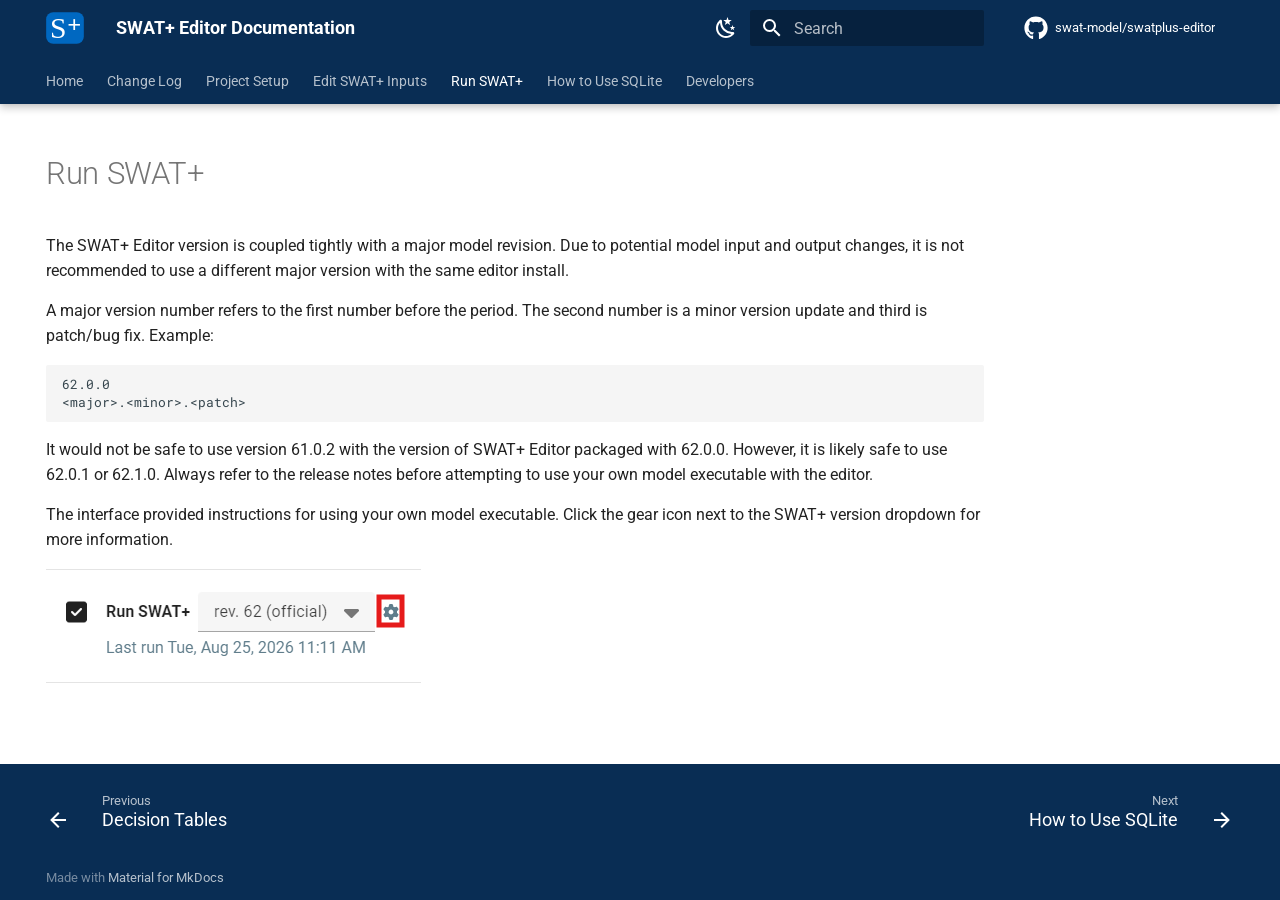
<file: run/index.html>
<!doctype html>
<html lang="en" class="no-js">
  <head>
    
      <meta charset="utf-8">
      <meta name="viewport" content="width=device-width,initial-scale=1">
      
        <meta name="description" content="Documentation for the SWAT+ Editor, and interface for editing SWAT+ model input files.">
      
      
      
        <link rel="canonical" href="https://swat-model.github.io/swatplus-editor-documentation/run/">
      
      
        <link rel="prev" href="../edit-inputs/decision-tables/">
      
      
        <link rel="next" href="../sqlite/">
      
      
        
      
      
      <link rel="icon" href="../assets/favicon.ico">
      <meta name="generator" content="mkdocs-1.6.1, mkdocs-material-9.7.7">
    
    
      
        <title>Run SWAT+ - SWAT+ Editor Documentation</title>
      
    
    
      <link rel="stylesheet" href="../assets/stylesheets/main.ec1eaa64.min.css">
      
        
        <link rel="stylesheet" href="../assets/stylesheets/palette.ab4e12ef.min.css">
      
      


    
    
      
    
    
      
        
        
        <link rel="preconnect" href="https://fonts.gstatic.com" crossorigin>
        <link rel="stylesheet" href="https://fonts.googleapis.com/css?family=Roboto:300,300i,400,400i,700,700i%7CRoboto+Mono:400,400i,700,700i&display=fallback">
        <style>:root{--md-text-font:"Roboto";--md-code-font:"Roboto Mono"}</style>
      
    
    
      <link rel="stylesheet" href="../assets/extra.css">
    
    <script>__md_scope=new URL("..",location),__md_hash=e=>[...e].reduce(((e,_)=>(e<<5)-e+_.charCodeAt(0)),0),__md_get=(e,_=localStorage,t=__md_scope)=>JSON.parse(_.getItem(t.pathname+"."+e)),__md_set=(e,_,t=localStorage,a=__md_scope)=>{try{t.setItem(a.pathname+"."+e,JSON.stringify(_))}catch(e){}}</script>
    
      

    
    
  </head>
  
  
    
    
      
    
    
    
    
    <body dir="ltr" data-md-color-scheme="default" data-md-color-primary="custom" data-md-color-accent="custom">
  
    
    <input class="md-toggle" data-md-toggle="drawer" type="checkbox" id="__drawer" autocomplete="off">
    <input class="md-toggle" data-md-toggle="search" type="checkbox" id="__search" autocomplete="off">
    <label class="md-overlay" for="__drawer"></label>
    <div data-md-component="skip">
      
        
        <a href="#run-swat" class="md-skip">
          Skip to content
        </a>
      
    </div>
    <div data-md-component="announce">
      
    </div>
    
    
      

  

<header class="md-header md-header--shadow md-header--lifted" data-md-component="header">
  <nav class="md-header__inner md-grid" aria-label="Header">
    <a href=".." title="SWAT+ Editor Documentation" class="md-header__button md-logo" aria-label="SWAT+ Editor Documentation" data-md-component="logo">
      
  <img src="../assets/splus.svg" alt="logo">

    </a>
    <label class="md-header__button md-icon" for="__drawer">
      
      <svg xmlns="http://www.w3.org/2000/svg" viewBox="0 0 24 24"><path d="M3 6h18v2H3zm0 5h18v2H3zm0 5h18v2H3z"/></svg>
    </label>
    <div class="md-header__title" data-md-component="header-title">
      <div class="md-header__ellipsis">
        <div class="md-header__topic">
          <span class="md-ellipsis">
            SWAT+ Editor Documentation
          </span>
        </div>
        <div class="md-header__topic" data-md-component="header-topic">
          <span class="md-ellipsis">
            
              Run SWAT+
            
          </span>
        </div>
      </div>
    </div>
    
      
        <form class="md-header__option" data-md-component="palette">
  
    
    
    
    <input class="md-option" data-md-color-media="(prefers-color-scheme: light)" data-md-color-scheme="default" data-md-color-primary="custom" data-md-color-accent="custom"  aria-label="Switch to dark mode"  type="radio" name="__palette" id="__palette_0">
    
      <label class="md-header__button md-icon" title="Switch to dark mode" for="__palette_1" hidden>
        <svg xmlns="http://www.w3.org/2000/svg" viewBox="0 0 24 24"><path d="m17.75 4.09-2.53 1.94.91 3.06-2.63-1.81-2.63 1.81.91-3.06-2.53-1.94L12.44 4l1.06-3 1.06 3zm3.5 6.91-1.64 1.25.59 1.98-1.7-1.17-1.7 1.17.59-1.98L15.75 11l2.06-.05L18.5 9l.69 1.95zm-2.28 4.95c.83-.08 1.72 1.1 1.19 1.85-.32.45-.66.87-1.08 1.27C15.17 23 8.84 23 4.94 19.07c-3.91-3.9-3.91-10.24 0-14.14.4-.4.82-.76 1.27-1.08.75-.53 1.93.36 1.85 1.19-.27 2.86.69 5.83 2.89 8.02a9.96 9.96 0 0 0 8.02 2.89m-1.64 2.02a12.08 12.08 0 0 1-7.8-3.47c-2.17-2.19-3.33-5-3.49-7.82-2.81 3.14-2.7 7.96.31 10.98 3.02 3.01 7.84 3.12 10.98.31"/></svg>
      </label>
    
  
    
    
    
    <input class="md-option" data-md-color-media="(prefers-color-scheme: dark)" data-md-color-scheme="slate" data-md-color-primary="custom" data-md-color-accent="custom"  aria-label="Switch to light mode"  type="radio" name="__palette" id="__palette_1">
    
      <label class="md-header__button md-icon" title="Switch to light mode" for="__palette_0" hidden>
        <svg xmlns="http://www.w3.org/2000/svg" viewBox="0 0 24 24"><path d="M12 7a5 5 0 0 1 5 5 5 5 0 0 1-5 5 5 5 0 0 1-5-5 5 5 0 0 1 5-5m0 2a3 3 0 0 0-3 3 3 3 0 0 0 3 3 3 3 0 0 0 3-3 3 3 0 0 0-3-3m0-7 2.39 3.42C13.65 5.15 12.84 5 12 5s-1.65.15-2.39.42zM3.34 7l4.16-.35A7.2 7.2 0 0 0 5.94 8.5c-.44.74-.69 1.5-.83 2.29zm.02 10 1.76-3.77a7.131 7.131 0 0 0 2.38 4.14zM20.65 7l-1.77 3.79a7.02 7.02 0 0 0-2.38-4.15zm-.01 10-4.14.36c.59-.51 1.12-1.14 1.54-1.86.42-.73.69-1.5.83-2.29zM12 22l-2.41-3.44c.74.27 1.55.44 2.41.44.82 0 1.63-.17 2.37-.44z"/></svg>
      </label>
    
  
</form>
      
    
    
      <script>var palette=__md_get("__palette");if(palette&&palette.color){if("(prefers-color-scheme)"===palette.color.media){var media=matchMedia("(prefers-color-scheme: light)"),input=document.querySelector(media.matches?"[data-md-color-media='(prefers-color-scheme: light)']":"[data-md-color-media='(prefers-color-scheme: dark)']");palette.color.media=input.getAttribute("data-md-color-media"),palette.color.scheme=input.getAttribute("data-md-color-scheme"),palette.color.primary=input.getAttribute("data-md-color-primary"),palette.color.accent=input.getAttribute("data-md-color-accent")}for(var[key,value]of Object.entries(palette.color))document.body.setAttribute("data-md-color-"+key,value)}</script>
    
    
    
      
      
        <label class="md-header__button md-icon" for="__search">
          
          <svg xmlns="http://www.w3.org/2000/svg" viewBox="0 0 24 24"><path d="M9.5 3A6.5 6.5 0 0 1 16 9.5c0 1.61-.59 3.09-1.56 4.23l.27.27h.79l5 5-1.5 1.5-5-5v-.79l-.27-.27A6.52 6.52 0 0 1 9.5 16 6.5 6.5 0 0 1 3 9.5 6.5 6.5 0 0 1 9.5 3m0 2C7 5 5 7 5 9.5S7 14 9.5 14 14 12 14 9.5 12 5 9.5 5"/></svg>
        </label>
        <div class="md-search" data-md-component="search" role="dialog">
  <label class="md-search__overlay" for="__search"></label>
  <div class="md-search__inner" role="search">
    <form class="md-search__form" name="search">
      <input type="text" class="md-search__input" name="query" aria-label="Search" placeholder="Search" autocapitalize="off" autocorrect="off" autocomplete="off" spellcheck="false" data-md-component="search-query" required>
      <label class="md-search__icon md-icon" for="__search">
        
        <svg xmlns="http://www.w3.org/2000/svg" viewBox="0 0 24 24"><path d="M9.5 3A6.5 6.5 0 0 1 16 9.5c0 1.61-.59 3.09-1.56 4.23l.27.27h.79l5 5-1.5 1.5-5-5v-.79l-.27-.27A6.52 6.52 0 0 1 9.5 16 6.5 6.5 0 0 1 3 9.5 6.5 6.5 0 0 1 9.5 3m0 2C7 5 5 7 5 9.5S7 14 9.5 14 14 12 14 9.5 12 5 9.5 5"/></svg>
        
        <svg xmlns="http://www.w3.org/2000/svg" viewBox="0 0 24 24"><path d="M20 11v2H8l5.5 5.5-1.42 1.42L4.16 12l7.92-7.92L13.5 5.5 8 11z"/></svg>
      </label>
      <nav class="md-search__options" aria-label="Search">
        
        <button type="reset" class="md-search__icon md-icon" title="Clear" aria-label="Clear" tabindex="-1">
          
          <svg xmlns="http://www.w3.org/2000/svg" viewBox="0 0 24 24"><path d="M19 6.41 17.59 5 12 10.59 6.41 5 5 6.41 10.59 12 5 17.59 6.41 19 12 13.41 17.59 19 19 17.59 13.41 12z"/></svg>
        </button>
      </nav>
      
    </form>
    <div class="md-search__output">
      <div class="md-search__scrollwrap" tabindex="0" data-md-scrollfix>
        <div class="md-search-result" data-md-component="search-result">
          <div class="md-search-result__meta">
            Initializing search
          </div>
          <ol class="md-search-result__list" role="presentation"></ol>
        </div>
      </div>
    </div>
  </div>
</div>
      
    
    
      <div class="md-header__source">
        <a href="https://github.com/swat-model/swatplus-editor" title="Go to repository" class="md-source" data-md-component="source">
  <div class="md-source__icon md-icon">
    
    <svg xmlns="http://www.w3.org/2000/svg" viewBox="0 0 512 512"><!--! Font Awesome Free 7.1.0 by @fontawesome - https://fontawesome.com License - https://fontawesome.com/license/free (Icons: CC BY 4.0, Fonts: SIL OFL 1.1, Code: MIT License) Copyright 2025 Fonticons, Inc.--><path d="M173.9 397.4c0 2-2.3 3.6-5.2 3.6-3.3.3-5.6-1.3-5.6-3.6 0-2 2.3-3.6 5.2-3.6 3-.3 5.6 1.3 5.6 3.6m-31.1-4.5c-.7 2 1.3 4.3 4.3 4.9 2.6 1 5.6 0 6.2-2s-1.3-4.3-4.3-5.2c-2.6-.7-5.5.3-6.2 2.3m44.2-1.7c-2.9.7-4.9 2.6-4.6 4.9.3 2 2.9 3.3 5.9 2.6 2.9-.7 4.9-2.6 4.6-4.6-.3-1.9-3-3.2-5.9-2.9M252.8 8C114.1 8 8 113.3 8 252c0 110.9 69.8 205.8 169.5 239.2 12.8 2.3 17.3-5.6 17.3-12.1 0-6.2-.3-40.4-.3-61.4 0 0-70 15-84.7-29.8 0 0-11.4-29.1-27.8-36.6 0 0-22.9-15.7 1.6-15.4 0 0 24.9 2 38.6 25.8 21.9 38.6 58.6 27.5 72.9 20.9 2.3-16 8.8-27.1 16-33.7-55.9-6.2-112.3-14.3-112.3-110.5 0-27.5 7.6-41.3 23.6-58.9-2.6-6.5-11.1-33.3 2.6-67.9 20.9-6.5 69 27 69 27 20-5.6 41.5-8.5 62.8-8.5s42.8 2.9 62.8 8.5c0 0 48.1-33.6 69-27 13.7 34.7 5.2 61.4 2.6 67.9 16 17.7 25.8 31.5 25.8 58.9 0 96.5-58.9 104.2-114.8 110.5 9.2 7.9 17 22.9 17 46.4 0 33.7-.3 75.4-.3 83.6 0 6.5 4.6 14.4 17.3 12.1C436.2 457.8 504 362.9 504 252 504 113.3 391.5 8 252.8 8M105.2 352.9c-1.3 1-1 3.3.7 5.2 1.6 1.6 3.9 2.3 5.2 1 1.3-1 1-3.3-.7-5.2-1.6-1.6-3.9-2.3-5.2-1m-10.8-8.1c-.7 1.3.3 2.9 2.3 3.9 1.6 1 3.6.7 4.3-.7.7-1.3-.3-2.9-2.3-3.9-2-.6-3.6-.3-4.3.7m32.4 35.6c-1.6 1.3-1 4.3 1.3 6.2 2.3 2.3 5.2 2.6 6.5 1 1.3-1.3.7-4.3-1.3-6.2-2.2-2.3-5.2-2.6-6.5-1m-11.4-14.7c-1.6 1-1.6 3.6 0 5.9s4.3 3.3 5.6 2.3c1.6-1.3 1.6-3.9 0-6.2-1.4-2.3-4-3.3-5.6-2"/></svg>
  </div>
  <div class="md-source__repository">
    swat-model/swatplus-editor
  </div>
</a>
      </div>
    
  </nav>
  
    
      
<nav class="md-tabs" aria-label="Tabs" data-md-component="tabs">
  <div class="md-grid">
    <ul class="md-tabs__list">
      
        
  
  
  
  
    <li class="md-tabs__item">
      <a href=".." class="md-tabs__link">
        
  
  
    
  
  Home

      </a>
    </li>
  

      
        
  
  
  
  
    <li class="md-tabs__item">
      <a href="../changelog/" class="md-tabs__link">
        
  
  
    
  
  Change Log

      </a>
    </li>
  

      
        
  
  
  
  
    <li class="md-tabs__item">
      <a href="../project-setup/" class="md-tabs__link">
        
  
  
    
  
  Project Setup

      </a>
    </li>
  

      
        
  
  
  
  
    
    
      <li class="md-tabs__item">
        <a href="../edit-inputs/" class="md-tabs__link">
          
  
  
  Edit SWAT+ Inputs

        </a>
      </li>
    
  

      
        
  
  
  
    
  
  
    <li class="md-tabs__item md-tabs__item--active">
      <a href="./" class="md-tabs__link">
        
  
  
    
  
  Run SWAT+

      </a>
    </li>
  

      
        
  
  
  
  
    <li class="md-tabs__item">
      <a href="../sqlite/" class="md-tabs__link">
        
  
  
    
  
  How to Use SQLite

      </a>
    </li>
  

      
        
  
  
  
  
    
    
      <li class="md-tabs__item">
        <a href="../developers/" class="md-tabs__link">
          
  
  
  Developers

        </a>
      </li>
    
  

      
    </ul>
  </div>
</nav>
    
  
</header>
    
    <div class="md-container" data-md-component="container">
      
      
        
      
      <main class="md-main" data-md-component="main">
        <div class="md-main__inner md-grid">
          
            
              
                
              
              <div class="md-sidebar md-sidebar--primary" data-md-component="sidebar" data-md-type="navigation" hidden>
                <div class="md-sidebar__scrollwrap">
                  <div class="md-sidebar__inner">
                    


  


<nav class="md-nav md-nav--primary md-nav--lifted" aria-label="Navigation" data-md-level="0">
  <label class="md-nav__title" for="__drawer">
    <a href=".." title="SWAT+ Editor Documentation" class="md-nav__button md-logo" aria-label="SWAT+ Editor Documentation" data-md-component="logo">
      
  <img src="../assets/splus.svg" alt="logo">

    </a>
    SWAT+ Editor Documentation
  </label>
  
    <div class="md-nav__source">
      <a href="https://github.com/swat-model/swatplus-editor" title="Go to repository" class="md-source" data-md-component="source">
  <div class="md-source__icon md-icon">
    
    <svg xmlns="http://www.w3.org/2000/svg" viewBox="0 0 512 512"><!--! Font Awesome Free 7.1.0 by @fontawesome - https://fontawesome.com License - https://fontawesome.com/license/free (Icons: CC BY 4.0, Fonts: SIL OFL 1.1, Code: MIT License) Copyright 2025 Fonticons, Inc.--><path d="M173.9 397.4c0 2-2.3 3.6-5.2 3.6-3.3.3-5.6-1.3-5.6-3.6 0-2 2.3-3.6 5.2-3.6 3-.3 5.6 1.3 5.6 3.6m-31.1-4.5c-.7 2 1.3 4.3 4.3 4.9 2.6 1 5.6 0 6.2-2s-1.3-4.3-4.3-5.2c-2.6-.7-5.5.3-6.2 2.3m44.2-1.7c-2.9.7-4.9 2.6-4.6 4.9.3 2 2.9 3.3 5.9 2.6 2.9-.7 4.9-2.6 4.6-4.6-.3-1.9-3-3.2-5.9-2.9M252.8 8C114.1 8 8 113.3 8 252c0 110.9 69.8 205.8 169.5 239.2 12.8 2.3 17.3-5.6 17.3-12.1 0-6.2-.3-40.4-.3-61.4 0 0-70 15-84.7-29.8 0 0-11.4-29.1-27.8-36.6 0 0-22.9-15.7 1.6-15.4 0 0 24.9 2 38.6 25.8 21.9 38.6 58.6 27.5 72.9 20.9 2.3-16 8.8-27.1 16-33.7-55.9-6.2-112.3-14.3-112.3-110.5 0-27.5 7.6-41.3 23.6-58.9-2.6-6.5-11.1-33.3 2.6-67.9 20.9-6.5 69 27 69 27 20-5.6 41.5-8.5 62.8-8.5s42.8 2.9 62.8 8.5c0 0 48.1-33.6 69-27 13.7 34.7 5.2 61.4 2.6 67.9 16 17.7 25.8 31.5 25.8 58.9 0 96.5-58.9 104.2-114.8 110.5 9.2 7.9 17 22.9 17 46.4 0 33.7-.3 75.4-.3 83.6 0 6.5 4.6 14.4 17.3 12.1C436.2 457.8 504 362.9 504 252 504 113.3 391.5 8 252.8 8M105.2 352.9c-1.3 1-1 3.3.7 5.2 1.6 1.6 3.9 2.3 5.2 1 1.3-1 1-3.3-.7-5.2-1.6-1.6-3.9-2.3-5.2-1m-10.8-8.1c-.7 1.3.3 2.9 2.3 3.9 1.6 1 3.6.7 4.3-.7.7-1.3-.3-2.9-2.3-3.9-2-.6-3.6-.3-4.3.7m32.4 35.6c-1.6 1.3-1 4.3 1.3 6.2 2.3 2.3 5.2 2.6 6.5 1 1.3-1.3.7-4.3-1.3-6.2-2.2-2.3-5.2-2.6-6.5-1m-11.4-14.7c-1.6 1-1.6 3.6 0 5.9s4.3 3.3 5.6 2.3c1.6-1.3 1.6-3.9 0-6.2-1.4-2.3-4-3.3-5.6-2"/></svg>
  </div>
  <div class="md-source__repository">
    swat-model/swatplus-editor
  </div>
</a>
    </div>
  
  <ul class="md-nav__list" data-md-scrollfix>
    
      
      
  
  
  
  
    <li class="md-nav__item">
      <a href=".." class="md-nav__link">
        
  
  
  <span class="md-ellipsis">
    
  
    Home
  

    
  </span>
  
  

      </a>
    </li>
  

    
      
      
  
  
  
  
    <li class="md-nav__item">
      <a href="../changelog/" class="md-nav__link">
        
  
  
  <span class="md-ellipsis">
    
  
    Change Log
  

    
  </span>
  
  

      </a>
    </li>
  

    
      
      
  
  
  
  
    <li class="md-nav__item">
      <a href="../project-setup/" class="md-nav__link">
        
  
  
  <span class="md-ellipsis">
    
  
    Project Setup
  

    
  </span>
  
  

      </a>
    </li>
  

    
      
      
  
  
  
  
    
    
    
    
      
      
    
    
    <li class="md-nav__item md-nav__item--nested">
      
        
        
        <input class="md-nav__toggle md-toggle " type="checkbox" id="__nav_4" >
        
          
          <label class="md-nav__link" for="__nav_4" id="__nav_4_label" tabindex="0">
            
  
  
  <span class="md-ellipsis">
    
  
    Edit SWAT+ Inputs
  

    
  </span>
  
  

            <span class="md-nav__icon md-icon"></span>
          </label>
        
        <nav class="md-nav" data-md-level="1" aria-labelledby="__nav_4_label" aria-expanded="false">
          <label class="md-nav__title" for="__nav_4">
            <span class="md-nav__icon md-icon"></span>
            
  
    Edit SWAT+ Inputs
  

          </label>
          <ul class="md-nav__list" data-md-scrollfix>
            
              
                
  
  
  
  
    <li class="md-nav__item">
      <a href="../edit-inputs/" class="md-nav__link">
        
  
  
  <span class="md-ellipsis">
    
  
    Navigating the Editor
  

    
  </span>
  
  

      </a>
    </li>
  

              
            
              
                
  
  
  
  
    <li class="md-nav__item">
      <a href="../edit-inputs/sample-data/" class="md-nav__link">
        
  
  
  <span class="md-ellipsis">
    
  
    Sample Data
  

    
  </span>
  
  

      </a>
    </li>
  

              
            
              
                
  
  
  
  
    <li class="md-nav__item">
      <a href="../edit-inputs/wgn/" class="md-nav__link">
        
  
  
  <span class="md-ellipsis">
    
  
    Weather Generator
  

    
  </span>
  
  

      </a>
    </li>
  

              
            
              
                
  
  
  
  
    <li class="md-nav__item">
      <a href="../edit-inputs/weather/" class="md-nav__link">
        
  
  
  <span class="md-ellipsis">
    
  
    Weather Stations
  

    
  </span>
  
  

      </a>
    </li>
  

              
            
              
                
  
  
  
  
    <li class="md-nav__item">
      <a href="../edit-inputs/recall/" class="md-nav__link">
        
  
  
  <span class="md-ellipsis">
    
  
    Recall (Point Source/Inlet)
  

    
  </span>
  
  

      </a>
    </li>
  

              
            
              
                
  
  
  
  
    <li class="md-nav__item">
      <a href="../edit-inputs/lum/" class="md-nav__link">
        
  
  
  <span class="md-ellipsis">
    
  
    Land Use Management
  

    
  </span>
  
  

      </a>
    </li>
  

              
            
              
                
  
  
  
  
    <li class="md-nav__item">
      <a href="../edit-inputs/decision-tables/" class="md-nav__link">
        
  
  
  <span class="md-ellipsis">
    
  
    Decision Tables
  

    
  </span>
  
  

      </a>
    </li>
  

              
            
          </ul>
        </nav>
      
    </li>
  

    
      
      
  
  
    
  
  
  
    <li class="md-nav__item md-nav__item--active">
      
      <input class="md-nav__toggle md-toggle" type="checkbox" id="__toc">
      
      
        
      
      
      <a href="./" class="md-nav__link md-nav__link--active">
        
  
  
  <span class="md-ellipsis">
    
  
    Run SWAT+
  

    
  </span>
  
  

      </a>
      
    </li>
  

    
      
      
  
  
  
  
    <li class="md-nav__item">
      <a href="../sqlite/" class="md-nav__link">
        
  
  
  <span class="md-ellipsis">
    
  
    How to Use SQLite
  

    
  </span>
  
  

      </a>
    </li>
  

    
      
      
  
  
  
  
    
    
    
    
      
      
    
    
    <li class="md-nav__item md-nav__item--nested">
      
        
        
        <input class="md-nav__toggle md-toggle " type="checkbox" id="__nav_7" >
        
          
          <label class="md-nav__link" for="__nav_7" id="__nav_7_label" tabindex="0">
            
  
  
  <span class="md-ellipsis">
    
  
    Developers
  

    
  </span>
  
  

            <span class="md-nav__icon md-icon"></span>
          </label>
        
        <nav class="md-nav" data-md-level="1" aria-labelledby="__nav_7_label" aria-expanded="false">
          <label class="md-nav__title" for="__nav_7">
            <span class="md-nav__icon md-icon"></span>
            
  
    Developers
  

          </label>
          <ul class="md-nav__list" data-md-scrollfix>
            
              
                
  
  
  
  
    <li class="md-nav__item">
      <a href="../developers/" class="md-nav__link">
        
  
  
  <span class="md-ellipsis">
    
  
    Programmatic Access
  

    
  </span>
  
  

      </a>
    </li>
  

              
            
              
                
  
  
  
  
    <li class="md-nav__item">
      <a href="../developers/code-structure/" class="md-nav__link">
        
  
  
  <span class="md-ellipsis">
    
  
    Code Structure
  

    
  </span>
  
  

      </a>
    </li>
  

              
            
          </ul>
        </nav>
      
    </li>
  

    
  </ul>
</nav>
                  </div>
                </div>
              </div>
            
            
              
                
              
              <div class="md-sidebar md-sidebar--secondary" data-md-component="sidebar" data-md-type="toc" >
                <div class="md-sidebar__scrollwrap">
                  <div class="md-sidebar__inner">
                    

<nav class="md-nav md-nav--secondary" aria-label="Table of contents">
  
  
  
    
  
  
</nav>
                  </div>
                </div>
              </div>
            
          
          
            <div class="md-content" data-md-component="content">
              
              <article class="md-content__inner md-typeset">
                
                  
  



  
  


<h1 id="run-swat">Run SWAT+</h1>
<p>The SWAT+ Editor version is coupled tightly with a major model revision. Due to potential model input and output changes, it is not recommended to use a different major version with the same editor install.</p>
<p>A major version number refers to the first number before the period. The second number is a minor version update and third is patch/bug fix. Example:</p>
<pre><code>62.0.0
&lt;major&gt;.&lt;minor&gt;.&lt;patch&gt;
</code></pre>
<p>It would not be safe to use version 61.0.2 with the version of SWAT+ Editor packaged with 62.0.0. However, it is likely safe to use 62.0.1 or 62.1.0. Always refer to the release notes before attempting to use your own model executable with the editor.</p>
<p>The interface provided instructions for using your own model executable. Click the gear icon next to the SWAT+ version dropdown for more information.</p>
<p><img alt="Screenshot of customizing SWAT+ version through the editor" src="../assets/run_customization.png" /></p>







  
  




  



                
              </article>
            </div>
          
          
<script>var target=document.getElementById(location.hash.slice(1));target&&target.name&&(target.checked=target.name.startsWith("__tabbed_"))</script>
        </div>
        
          <button type="button" class="md-top md-icon" data-md-component="top" hidden>
  
  <svg xmlns="http://www.w3.org/2000/svg" viewBox="0 0 24 24"><path d="M13 20h-2V8l-5.5 5.5-1.42-1.42L12 4.16l7.92 7.92-1.42 1.42L13 8z"/></svg>
  Back to top
</button>
        
      </main>
      
        <footer class="md-footer">
  
    
      
        
      
      <nav class="md-footer__inner md-grid" aria-label="Footer" >
        
          
          <a href="../edit-inputs/decision-tables/" class="md-footer__link md-footer__link--prev" aria-label="Previous: Decision Tables">
            <div class="md-footer__button md-icon">
              
              <svg xmlns="http://www.w3.org/2000/svg" viewBox="0 0 24 24"><path d="M20 11v2H8l5.5 5.5-1.42 1.42L4.16 12l7.92-7.92L13.5 5.5 8 11z"/></svg>
            </div>
            <div class="md-footer__title">
              <span class="md-footer__direction">
                Previous
              </span>
              <div class="md-ellipsis">
                Decision Tables
              </div>
            </div>
          </a>
        
        
          
          <a href="../sqlite/" class="md-footer__link md-footer__link--next" aria-label="Next: How to Use SQLite">
            <div class="md-footer__title">
              <span class="md-footer__direction">
                Next
              </span>
              <div class="md-ellipsis">
                How to Use SQLite
              </div>
            </div>
            <div class="md-footer__button md-icon">
              
              <svg xmlns="http://www.w3.org/2000/svg" viewBox="0 0 24 24"><path d="M4 11v2h12l-5.5 5.5 1.42 1.42L19.84 12l-7.92-7.92L10.5 5.5 16 11z"/></svg>
            </div>
          </a>
        
      </nav>
    
  
  <div class="md-footer-meta md-typeset">
    <div class="md-footer-meta__inner md-grid">
      <div class="md-copyright">
  
  
    Made with
    <a href="https://squidfunk.github.io/mkdocs-material/" target="_blank" rel="noopener">
      Material for MkDocs
    </a>
  
</div>
      
    </div>
  </div>
</footer>
      
    </div>
    <div class="md-dialog" data-md-component="dialog">
      <div class="md-dialog__inner md-typeset"></div>
    </div>
    
    
    
      
      
      <script id="__config" type="application/json">{"annotate": null, "base": "..", "features": ["navigation.tabs", "navigation.tabs.sticky", "navigation.top", "navigation.footer"], "search": "../assets/javascripts/workers/search.2c215733.min.js", "tags": null, "translations": {"clipboard.copied": "Copied to clipboard", "clipboard.copy": "Copy to clipboard", "search.result.more.one": "1 more on this page", "search.result.more.other": "# more on this page", "search.result.none": "No matching documents", "search.result.one": "1 matching document", "search.result.other": "# matching documents", "search.result.placeholder": "Type to start searching", "search.result.term.missing": "Missing", "select.version": "Select version"}, "version": null}</script>
    
    
      <script src="../assets/javascripts/bundle.d7400e89.min.js"></script>
      
    
  </body>
</html>
</file>
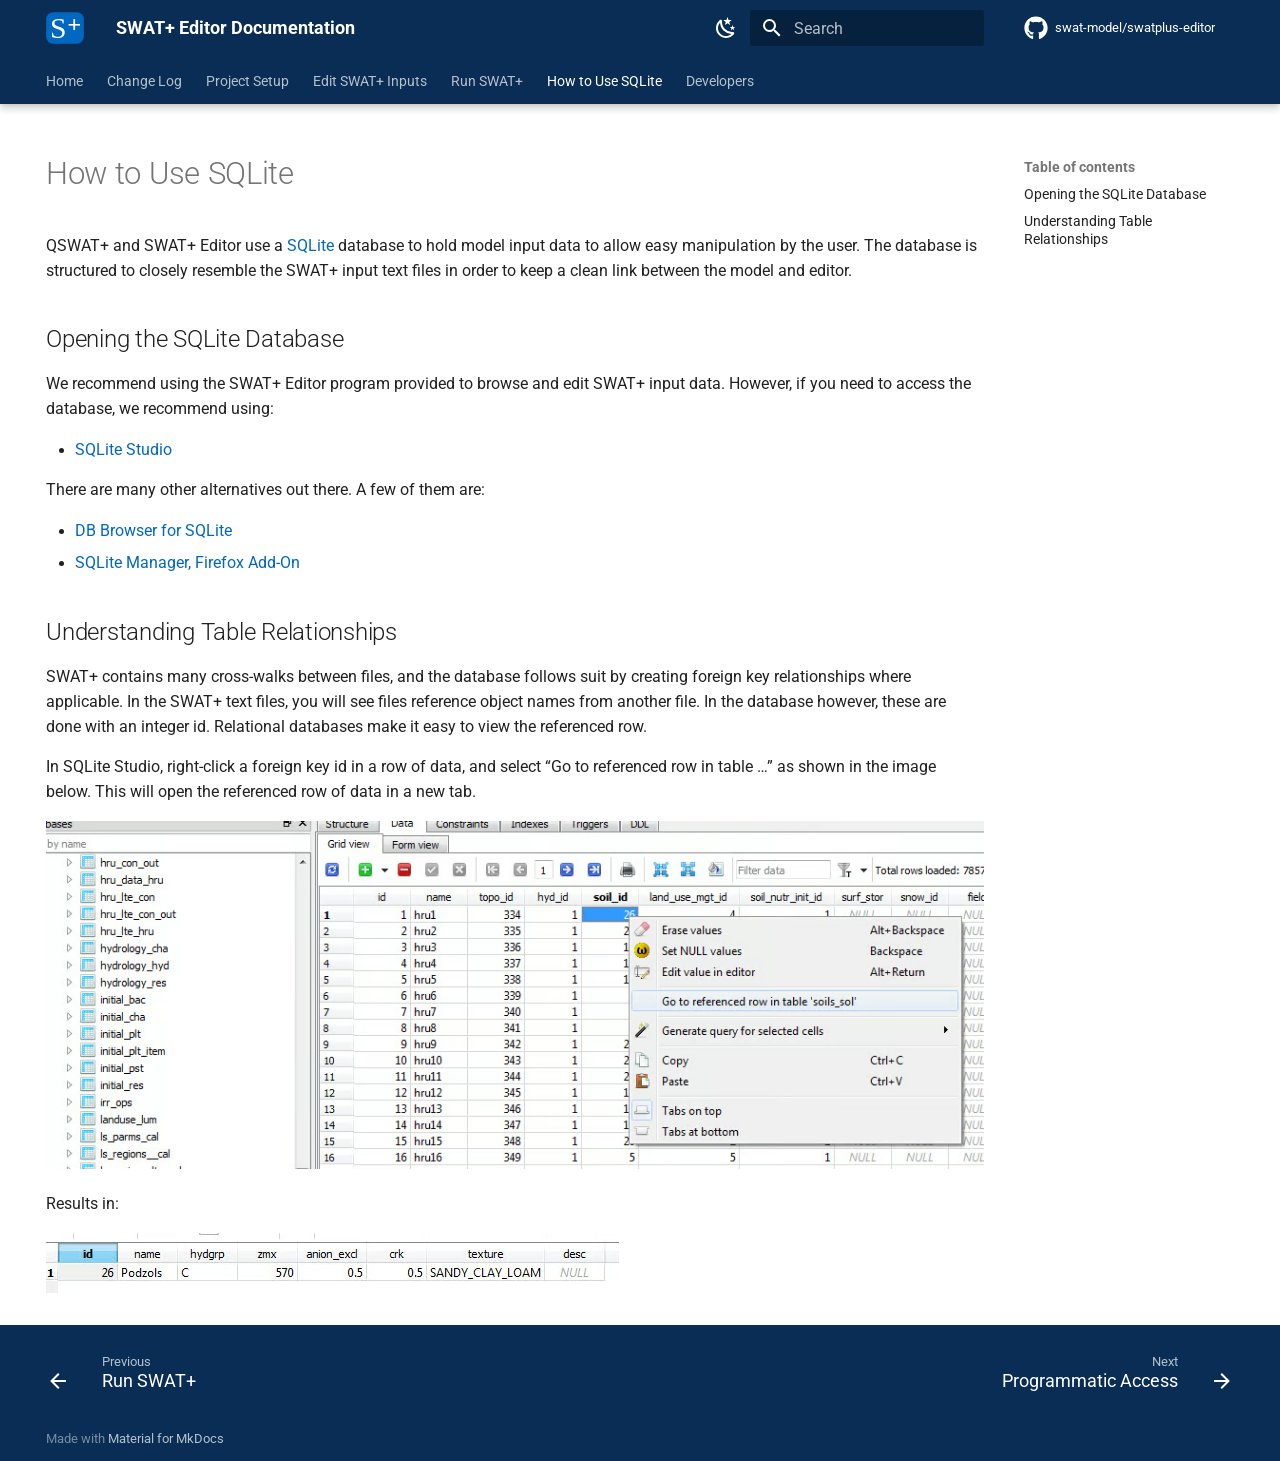
<file: sqlite/index.html>
<!doctype html>
<html lang="en" class="no-js">
  <head>
    
      <meta charset="utf-8">
      <meta name="viewport" content="width=device-width,initial-scale=1">
      
        <meta name="description" content="Documentation for the SWAT+ Editor, and interface for editing SWAT+ model input files.">
      
      
      
        <link rel="canonical" href="https://swat-model.github.io/swatplus-editor-documentation/sqlite/">
      
      
        <link rel="prev" href="../run/">
      
      
        <link rel="next" href="../developers/">
      
      
        
      
      
      <link rel="icon" href="../assets/favicon.ico">
      <meta name="generator" content="mkdocs-1.6.1, mkdocs-material-9.7.7">
    
    
      
        <title>How to Use SQLite - SWAT+ Editor Documentation</title>
      
    
    
      <link rel="stylesheet" href="../assets/stylesheets/main.ec1eaa64.min.css">
      
        
        <link rel="stylesheet" href="../assets/stylesheets/palette.ab4e12ef.min.css">
      
      


    
    
      
    
    
      
        
        
        <link rel="preconnect" href="https://fonts.gstatic.com" crossorigin>
        <link rel="stylesheet" href="https://fonts.googleapis.com/css?family=Roboto:300,300i,400,400i,700,700i%7CRoboto+Mono:400,400i,700,700i&display=fallback">
        <style>:root{--md-text-font:"Roboto";--md-code-font:"Roboto Mono"}</style>
      
    
    
      <link rel="stylesheet" href="../assets/extra.css">
    
    <script>__md_scope=new URL("..",location),__md_hash=e=>[...e].reduce(((e,_)=>(e<<5)-e+_.charCodeAt(0)),0),__md_get=(e,_=localStorage,t=__md_scope)=>JSON.parse(_.getItem(t.pathname+"."+e)),__md_set=(e,_,t=localStorage,a=__md_scope)=>{try{t.setItem(a.pathname+"."+e,JSON.stringify(_))}catch(e){}}</script>
    
      

    
    
  </head>
  
  
    
    
      
    
    
    
    
    <body dir="ltr" data-md-color-scheme="default" data-md-color-primary="custom" data-md-color-accent="custom">
  
    
    <input class="md-toggle" data-md-toggle="drawer" type="checkbox" id="__drawer" autocomplete="off">
    <input class="md-toggle" data-md-toggle="search" type="checkbox" id="__search" autocomplete="off">
    <label class="md-overlay" for="__drawer"></label>
    <div data-md-component="skip">
      
        
        <a href="#how-to-use-sqlite" class="md-skip">
          Skip to content
        </a>
      
    </div>
    <div data-md-component="announce">
      
    </div>
    
    
      

  

<header class="md-header md-header--shadow md-header--lifted" data-md-component="header">
  <nav class="md-header__inner md-grid" aria-label="Header">
    <a href=".." title="SWAT+ Editor Documentation" class="md-header__button md-logo" aria-label="SWAT+ Editor Documentation" data-md-component="logo">
      
  <img src="../assets/splus.svg" alt="logo">

    </a>
    <label class="md-header__button md-icon" for="__drawer">
      
      <svg xmlns="http://www.w3.org/2000/svg" viewBox="0 0 24 24"><path d="M3 6h18v2H3zm0 5h18v2H3zm0 5h18v2H3z"/></svg>
    </label>
    <div class="md-header__title" data-md-component="header-title">
      <div class="md-header__ellipsis">
        <div class="md-header__topic">
          <span class="md-ellipsis">
            SWAT+ Editor Documentation
          </span>
        </div>
        <div class="md-header__topic" data-md-component="header-topic">
          <span class="md-ellipsis">
            
              How to Use SQLite
            
          </span>
        </div>
      </div>
    </div>
    
      
        <form class="md-header__option" data-md-component="palette">
  
    
    
    
    <input class="md-option" data-md-color-media="(prefers-color-scheme: light)" data-md-color-scheme="default" data-md-color-primary="custom" data-md-color-accent="custom"  aria-label="Switch to dark mode"  type="radio" name="__palette" id="__palette_0">
    
      <label class="md-header__button md-icon" title="Switch to dark mode" for="__palette_1" hidden>
        <svg xmlns="http://www.w3.org/2000/svg" viewBox="0 0 24 24"><path d="m17.75 4.09-2.53 1.94.91 3.06-2.63-1.81-2.63 1.81.91-3.06-2.53-1.94L12.44 4l1.06-3 1.06 3zm3.5 6.91-1.64 1.25.59 1.98-1.7-1.17-1.7 1.17.59-1.98L15.75 11l2.06-.05L18.5 9l.69 1.95zm-2.28 4.95c.83-.08 1.72 1.1 1.19 1.85-.32.45-.66.87-1.08 1.27C15.17 23 8.84 23 4.94 19.07c-3.91-3.9-3.91-10.24 0-14.14.4-.4.82-.76 1.27-1.08.75-.53 1.93.36 1.85 1.19-.27 2.86.69 5.83 2.89 8.02a9.96 9.96 0 0 0 8.02 2.89m-1.64 2.02a12.08 12.08 0 0 1-7.8-3.47c-2.17-2.19-3.33-5-3.49-7.82-2.81 3.14-2.7 7.96.31 10.98 3.02 3.01 7.84 3.12 10.98.31"/></svg>
      </label>
    
  
    
    
    
    <input class="md-option" data-md-color-media="(prefers-color-scheme: dark)" data-md-color-scheme="slate" data-md-color-primary="custom" data-md-color-accent="custom"  aria-label="Switch to light mode"  type="radio" name="__palette" id="__palette_1">
    
      <label class="md-header__button md-icon" title="Switch to light mode" for="__palette_0" hidden>
        <svg xmlns="http://www.w3.org/2000/svg" viewBox="0 0 24 24"><path d="M12 7a5 5 0 0 1 5 5 5 5 0 0 1-5 5 5 5 0 0 1-5-5 5 5 0 0 1 5-5m0 2a3 3 0 0 0-3 3 3 3 0 0 0 3 3 3 3 0 0 0 3-3 3 3 0 0 0-3-3m0-7 2.39 3.42C13.65 5.15 12.84 5 12 5s-1.65.15-2.39.42zM3.34 7l4.16-.35A7.2 7.2 0 0 0 5.94 8.5c-.44.74-.69 1.5-.83 2.29zm.02 10 1.76-3.77a7.131 7.131 0 0 0 2.38 4.14zM20.65 7l-1.77 3.79a7.02 7.02 0 0 0-2.38-4.15zm-.01 10-4.14.36c.59-.51 1.12-1.14 1.54-1.86.42-.73.69-1.5.83-2.29zM12 22l-2.41-3.44c.74.27 1.55.44 2.41.44.82 0 1.63-.17 2.37-.44z"/></svg>
      </label>
    
  
</form>
      
    
    
      <script>var palette=__md_get("__palette");if(palette&&palette.color){if("(prefers-color-scheme)"===palette.color.media){var media=matchMedia("(prefers-color-scheme: light)"),input=document.querySelector(media.matches?"[data-md-color-media='(prefers-color-scheme: light)']":"[data-md-color-media='(prefers-color-scheme: dark)']");palette.color.media=input.getAttribute("data-md-color-media"),palette.color.scheme=input.getAttribute("data-md-color-scheme"),palette.color.primary=input.getAttribute("data-md-color-primary"),palette.color.accent=input.getAttribute("data-md-color-accent")}for(var[key,value]of Object.entries(palette.color))document.body.setAttribute("data-md-color-"+key,value)}</script>
    
    
    
      
      
        <label class="md-header__button md-icon" for="__search">
          
          <svg xmlns="http://www.w3.org/2000/svg" viewBox="0 0 24 24"><path d="M9.5 3A6.5 6.5 0 0 1 16 9.5c0 1.61-.59 3.09-1.56 4.23l.27.27h.79l5 5-1.5 1.5-5-5v-.79l-.27-.27A6.52 6.52 0 0 1 9.5 16 6.5 6.5 0 0 1 3 9.5 6.5 6.5 0 0 1 9.5 3m0 2C7 5 5 7 5 9.5S7 14 9.5 14 14 12 14 9.5 12 5 9.5 5"/></svg>
        </label>
        <div class="md-search" data-md-component="search" role="dialog">
  <label class="md-search__overlay" for="__search"></label>
  <div class="md-search__inner" role="search">
    <form class="md-search__form" name="search">
      <input type="text" class="md-search__input" name="query" aria-label="Search" placeholder="Search" autocapitalize="off" autocorrect="off" autocomplete="off" spellcheck="false" data-md-component="search-query" required>
      <label class="md-search__icon md-icon" for="__search">
        
        <svg xmlns="http://www.w3.org/2000/svg" viewBox="0 0 24 24"><path d="M9.5 3A6.5 6.5 0 0 1 16 9.5c0 1.61-.59 3.09-1.56 4.23l.27.27h.79l5 5-1.5 1.5-5-5v-.79l-.27-.27A6.52 6.52 0 0 1 9.5 16 6.5 6.5 0 0 1 3 9.5 6.5 6.5 0 0 1 9.5 3m0 2C7 5 5 7 5 9.5S7 14 9.5 14 14 12 14 9.5 12 5 9.5 5"/></svg>
        
        <svg xmlns="http://www.w3.org/2000/svg" viewBox="0 0 24 24"><path d="M20 11v2H8l5.5 5.5-1.42 1.42L4.16 12l7.92-7.92L13.5 5.5 8 11z"/></svg>
      </label>
      <nav class="md-search__options" aria-label="Search">
        
        <button type="reset" class="md-search__icon md-icon" title="Clear" aria-label="Clear" tabindex="-1">
          
          <svg xmlns="http://www.w3.org/2000/svg" viewBox="0 0 24 24"><path d="M19 6.41 17.59 5 12 10.59 6.41 5 5 6.41 10.59 12 5 17.59 6.41 19 12 13.41 17.59 19 19 17.59 13.41 12z"/></svg>
        </button>
      </nav>
      
    </form>
    <div class="md-search__output">
      <div class="md-search__scrollwrap" tabindex="0" data-md-scrollfix>
        <div class="md-search-result" data-md-component="search-result">
          <div class="md-search-result__meta">
            Initializing search
          </div>
          <ol class="md-search-result__list" role="presentation"></ol>
        </div>
      </div>
    </div>
  </div>
</div>
      
    
    
      <div class="md-header__source">
        <a href="https://github.com/swat-model/swatplus-editor" title="Go to repository" class="md-source" data-md-component="source">
  <div class="md-source__icon md-icon">
    
    <svg xmlns="http://www.w3.org/2000/svg" viewBox="0 0 512 512"><!--! Font Awesome Free 7.1.0 by @fontawesome - https://fontawesome.com License - https://fontawesome.com/license/free (Icons: CC BY 4.0, Fonts: SIL OFL 1.1, Code: MIT License) Copyright 2025 Fonticons, Inc.--><path d="M173.9 397.4c0 2-2.3 3.6-5.2 3.6-3.3.3-5.6-1.3-5.6-3.6 0-2 2.3-3.6 5.2-3.6 3-.3 5.6 1.3 5.6 3.6m-31.1-4.5c-.7 2 1.3 4.3 4.3 4.9 2.6 1 5.6 0 6.2-2s-1.3-4.3-4.3-5.2c-2.6-.7-5.5.3-6.2 2.3m44.2-1.7c-2.9.7-4.9 2.6-4.6 4.9.3 2 2.9 3.3 5.9 2.6 2.9-.7 4.9-2.6 4.6-4.6-.3-1.9-3-3.2-5.9-2.9M252.8 8C114.1 8 8 113.3 8 252c0 110.9 69.8 205.8 169.5 239.2 12.8 2.3 17.3-5.6 17.3-12.1 0-6.2-.3-40.4-.3-61.4 0 0-70 15-84.7-29.8 0 0-11.4-29.1-27.8-36.6 0 0-22.9-15.7 1.6-15.4 0 0 24.9 2 38.6 25.8 21.9 38.6 58.6 27.5 72.9 20.9 2.3-16 8.8-27.1 16-33.7-55.9-6.2-112.3-14.3-112.3-110.5 0-27.5 7.6-41.3 23.6-58.9-2.6-6.5-11.1-33.3 2.6-67.9 20.9-6.5 69 27 69 27 20-5.6 41.5-8.5 62.8-8.5s42.8 2.9 62.8 8.5c0 0 48.1-33.6 69-27 13.7 34.7 5.2 61.4 2.6 67.9 16 17.7 25.8 31.5 25.8 58.9 0 96.5-58.9 104.2-114.8 110.5 9.2 7.9 17 22.9 17 46.4 0 33.7-.3 75.4-.3 83.6 0 6.5 4.6 14.4 17.3 12.1C436.2 457.8 504 362.9 504 252 504 113.3 391.5 8 252.8 8M105.2 352.9c-1.3 1-1 3.3.7 5.2 1.6 1.6 3.9 2.3 5.2 1 1.3-1 1-3.3-.7-5.2-1.6-1.6-3.9-2.3-5.2-1m-10.8-8.1c-.7 1.3.3 2.9 2.3 3.9 1.6 1 3.6.7 4.3-.7.7-1.3-.3-2.9-2.3-3.9-2-.6-3.6-.3-4.3.7m32.4 35.6c-1.6 1.3-1 4.3 1.3 6.2 2.3 2.3 5.2 2.6 6.5 1 1.3-1.3.7-4.3-1.3-6.2-2.2-2.3-5.2-2.6-6.5-1m-11.4-14.7c-1.6 1-1.6 3.6 0 5.9s4.3 3.3 5.6 2.3c1.6-1.3 1.6-3.9 0-6.2-1.4-2.3-4-3.3-5.6-2"/></svg>
  </div>
  <div class="md-source__repository">
    swat-model/swatplus-editor
  </div>
</a>
      </div>
    
  </nav>
  
    
      
<nav class="md-tabs" aria-label="Tabs" data-md-component="tabs">
  <div class="md-grid">
    <ul class="md-tabs__list">
      
        
  
  
  
  
    <li class="md-tabs__item">
      <a href=".." class="md-tabs__link">
        
  
  
    
  
  Home

      </a>
    </li>
  

      
        
  
  
  
  
    <li class="md-tabs__item">
      <a href="../changelog/" class="md-tabs__link">
        
  
  
    
  
  Change Log

      </a>
    </li>
  

      
        
  
  
  
  
    <li class="md-tabs__item">
      <a href="../project-setup/" class="md-tabs__link">
        
  
  
    
  
  Project Setup

      </a>
    </li>
  

      
        
  
  
  
  
    
    
      <li class="md-tabs__item">
        <a href="../edit-inputs/" class="md-tabs__link">
          
  
  
  Edit SWAT+ Inputs

        </a>
      </li>
    
  

      
        
  
  
  
  
    <li class="md-tabs__item">
      <a href="../run/" class="md-tabs__link">
        
  
  
    
  
  Run SWAT+

      </a>
    </li>
  

      
        
  
  
  
    
  
  
    <li class="md-tabs__item md-tabs__item--active">
      <a href="./" class="md-tabs__link">
        
  
  
    
  
  How to Use SQLite

      </a>
    </li>
  

      
        
  
  
  
  
    
    
      <li class="md-tabs__item">
        <a href="../developers/" class="md-tabs__link">
          
  
  
  Developers

        </a>
      </li>
    
  

      
    </ul>
  </div>
</nav>
    
  
</header>
    
    <div class="md-container" data-md-component="container">
      
      
        
      
      <main class="md-main" data-md-component="main">
        <div class="md-main__inner md-grid">
          
            
              
                
              
              <div class="md-sidebar md-sidebar--primary" data-md-component="sidebar" data-md-type="navigation" hidden>
                <div class="md-sidebar__scrollwrap">
                  <div class="md-sidebar__inner">
                    


  


<nav class="md-nav md-nav--primary md-nav--lifted" aria-label="Navigation" data-md-level="0">
  <label class="md-nav__title" for="__drawer">
    <a href=".." title="SWAT+ Editor Documentation" class="md-nav__button md-logo" aria-label="SWAT+ Editor Documentation" data-md-component="logo">
      
  <img src="../assets/splus.svg" alt="logo">

    </a>
    SWAT+ Editor Documentation
  </label>
  
    <div class="md-nav__source">
      <a href="https://github.com/swat-model/swatplus-editor" title="Go to repository" class="md-source" data-md-component="source">
  <div class="md-source__icon md-icon">
    
    <svg xmlns="http://www.w3.org/2000/svg" viewBox="0 0 512 512"><!--! Font Awesome Free 7.1.0 by @fontawesome - https://fontawesome.com License - https://fontawesome.com/license/free (Icons: CC BY 4.0, Fonts: SIL OFL 1.1, Code: MIT License) Copyright 2025 Fonticons, Inc.--><path d="M173.9 397.4c0 2-2.3 3.6-5.2 3.6-3.3.3-5.6-1.3-5.6-3.6 0-2 2.3-3.6 5.2-3.6 3-.3 5.6 1.3 5.6 3.6m-31.1-4.5c-.7 2 1.3 4.3 4.3 4.9 2.6 1 5.6 0 6.2-2s-1.3-4.3-4.3-5.2c-2.6-.7-5.5.3-6.2 2.3m44.2-1.7c-2.9.7-4.9 2.6-4.6 4.9.3 2 2.9 3.3 5.9 2.6 2.9-.7 4.9-2.6 4.6-4.6-.3-1.9-3-3.2-5.9-2.9M252.8 8C114.1 8 8 113.3 8 252c0 110.9 69.8 205.8 169.5 239.2 12.8 2.3 17.3-5.6 17.3-12.1 0-6.2-.3-40.4-.3-61.4 0 0-70 15-84.7-29.8 0 0-11.4-29.1-27.8-36.6 0 0-22.9-15.7 1.6-15.4 0 0 24.9 2 38.6 25.8 21.9 38.6 58.6 27.5 72.9 20.9 2.3-16 8.8-27.1 16-33.7-55.9-6.2-112.3-14.3-112.3-110.5 0-27.5 7.6-41.3 23.6-58.9-2.6-6.5-11.1-33.3 2.6-67.9 20.9-6.5 69 27 69 27 20-5.6 41.5-8.5 62.8-8.5s42.8 2.9 62.8 8.5c0 0 48.1-33.6 69-27 13.7 34.7 5.2 61.4 2.6 67.9 16 17.7 25.8 31.5 25.8 58.9 0 96.5-58.9 104.2-114.8 110.5 9.2 7.9 17 22.9 17 46.4 0 33.7-.3 75.4-.3 83.6 0 6.5 4.6 14.4 17.3 12.1C436.2 457.8 504 362.9 504 252 504 113.3 391.5 8 252.8 8M105.2 352.9c-1.3 1-1 3.3.7 5.2 1.6 1.6 3.9 2.3 5.2 1 1.3-1 1-3.3-.7-5.2-1.6-1.6-3.9-2.3-5.2-1m-10.8-8.1c-.7 1.3.3 2.9 2.3 3.9 1.6 1 3.6.7 4.3-.7.7-1.3-.3-2.9-2.3-3.9-2-.6-3.6-.3-4.3.7m32.4 35.6c-1.6 1.3-1 4.3 1.3 6.2 2.3 2.3 5.2 2.6 6.5 1 1.3-1.3.7-4.3-1.3-6.2-2.2-2.3-5.2-2.6-6.5-1m-11.4-14.7c-1.6 1-1.6 3.6 0 5.9s4.3 3.3 5.6 2.3c1.6-1.3 1.6-3.9 0-6.2-1.4-2.3-4-3.3-5.6-2"/></svg>
  </div>
  <div class="md-source__repository">
    swat-model/swatplus-editor
  </div>
</a>
    </div>
  
  <ul class="md-nav__list" data-md-scrollfix>
    
      
      
  
  
  
  
    <li class="md-nav__item">
      <a href=".." class="md-nav__link">
        
  
  
  <span class="md-ellipsis">
    
  
    Home
  

    
  </span>
  
  

      </a>
    </li>
  

    
      
      
  
  
  
  
    <li class="md-nav__item">
      <a href="../changelog/" class="md-nav__link">
        
  
  
  <span class="md-ellipsis">
    
  
    Change Log
  

    
  </span>
  
  

      </a>
    </li>
  

    
      
      
  
  
  
  
    <li class="md-nav__item">
      <a href="../project-setup/" class="md-nav__link">
        
  
  
  <span class="md-ellipsis">
    
  
    Project Setup
  

    
  </span>
  
  

      </a>
    </li>
  

    
      
      
  
  
  
  
    
    
    
    
      
      
    
    
    <li class="md-nav__item md-nav__item--nested">
      
        
        
        <input class="md-nav__toggle md-toggle " type="checkbox" id="__nav_4" >
        
          
          <label class="md-nav__link" for="__nav_4" id="__nav_4_label" tabindex="0">
            
  
  
  <span class="md-ellipsis">
    
  
    Edit SWAT+ Inputs
  

    
  </span>
  
  

            <span class="md-nav__icon md-icon"></span>
          </label>
        
        <nav class="md-nav" data-md-level="1" aria-labelledby="__nav_4_label" aria-expanded="false">
          <label class="md-nav__title" for="__nav_4">
            <span class="md-nav__icon md-icon"></span>
            
  
    Edit SWAT+ Inputs
  

          </label>
          <ul class="md-nav__list" data-md-scrollfix>
            
              
                
  
  
  
  
    <li class="md-nav__item">
      <a href="../edit-inputs/" class="md-nav__link">
        
  
  
  <span class="md-ellipsis">
    
  
    Navigating the Editor
  

    
  </span>
  
  

      </a>
    </li>
  

              
            
              
                
  
  
  
  
    <li class="md-nav__item">
      <a href="../edit-inputs/sample-data/" class="md-nav__link">
        
  
  
  <span class="md-ellipsis">
    
  
    Sample Data
  

    
  </span>
  
  

      </a>
    </li>
  

              
            
              
                
  
  
  
  
    <li class="md-nav__item">
      <a href="../edit-inputs/wgn/" class="md-nav__link">
        
  
  
  <span class="md-ellipsis">
    
  
    Weather Generator
  

    
  </span>
  
  

      </a>
    </li>
  

              
            
              
                
  
  
  
  
    <li class="md-nav__item">
      <a href="../edit-inputs/weather/" class="md-nav__link">
        
  
  
  <span class="md-ellipsis">
    
  
    Weather Stations
  

    
  </span>
  
  

      </a>
    </li>
  

              
            
              
                
  
  
  
  
    <li class="md-nav__item">
      <a href="../edit-inputs/recall/" class="md-nav__link">
        
  
  
  <span class="md-ellipsis">
    
  
    Recall (Point Source/Inlet)
  

    
  </span>
  
  

      </a>
    </li>
  

              
            
              
                
  
  
  
  
    <li class="md-nav__item">
      <a href="../edit-inputs/lum/" class="md-nav__link">
        
  
  
  <span class="md-ellipsis">
    
  
    Land Use Management
  

    
  </span>
  
  

      </a>
    </li>
  

              
            
              
                
  
  
  
  
    <li class="md-nav__item">
      <a href="../edit-inputs/decision-tables/" class="md-nav__link">
        
  
  
  <span class="md-ellipsis">
    
  
    Decision Tables
  

    
  </span>
  
  

      </a>
    </li>
  

              
            
          </ul>
        </nav>
      
    </li>
  

    
      
      
  
  
  
  
    <li class="md-nav__item">
      <a href="../run/" class="md-nav__link">
        
  
  
  <span class="md-ellipsis">
    
  
    Run SWAT+
  

    
  </span>
  
  

      </a>
    </li>
  

    
      
      
  
  
    
  
  
  
    <li class="md-nav__item md-nav__item--active">
      
      <input class="md-nav__toggle md-toggle" type="checkbox" id="__toc">
      
      
        
      
      
        <label class="md-nav__link md-nav__link--active" for="__toc">
          
  
  
  <span class="md-ellipsis">
    
  
    How to Use SQLite
  

    
  </span>
  
  

          <span class="md-nav__icon md-icon"></span>
        </label>
      
      <a href="./" class="md-nav__link md-nav__link--active">
        
  
  
  <span class="md-ellipsis">
    
  
    How to Use SQLite
  

    
  </span>
  
  

      </a>
      
        

<nav class="md-nav md-nav--secondary" aria-label="Table of contents">
  
  
  
    
  
  
    <label class="md-nav__title" for="__toc">
      <span class="md-nav__icon md-icon"></span>
      Table of contents
    </label>
    <ul class="md-nav__list" data-md-component="toc" data-md-scrollfix>
      
        <li class="md-nav__item">
  <a href="#opening-the-sqlite-database" class="md-nav__link">
    <span class="md-ellipsis">
      
        Opening the SQLite Database
      
    </span>
  </a>
  
</li>
      
        <li class="md-nav__item">
  <a href="#understanding-table-relationships" class="md-nav__link">
    <span class="md-ellipsis">
      
        Understanding Table Relationships
      
    </span>
  </a>
  
</li>
      
    </ul>
  
</nav>
      
    </li>
  

    
      
      
  
  
  
  
    
    
    
    
      
      
    
    
    <li class="md-nav__item md-nav__item--nested">
      
        
        
        <input class="md-nav__toggle md-toggle " type="checkbox" id="__nav_7" >
        
          
          <label class="md-nav__link" for="__nav_7" id="__nav_7_label" tabindex="0">
            
  
  
  <span class="md-ellipsis">
    
  
    Developers
  

    
  </span>
  
  

            <span class="md-nav__icon md-icon"></span>
          </label>
        
        <nav class="md-nav" data-md-level="1" aria-labelledby="__nav_7_label" aria-expanded="false">
          <label class="md-nav__title" for="__nav_7">
            <span class="md-nav__icon md-icon"></span>
            
  
    Developers
  

          </label>
          <ul class="md-nav__list" data-md-scrollfix>
            
              
                
  
  
  
  
    <li class="md-nav__item">
      <a href="../developers/" class="md-nav__link">
        
  
  
  <span class="md-ellipsis">
    
  
    Programmatic Access
  

    
  </span>
  
  

      </a>
    </li>
  

              
            
              
                
  
  
  
  
    <li class="md-nav__item">
      <a href="../developers/code-structure/" class="md-nav__link">
        
  
  
  <span class="md-ellipsis">
    
  
    Code Structure
  

    
  </span>
  
  

      </a>
    </li>
  

              
            
          </ul>
        </nav>
      
    </li>
  

    
  </ul>
</nav>
                  </div>
                </div>
              </div>
            
            
              
                
              
              <div class="md-sidebar md-sidebar--secondary" data-md-component="sidebar" data-md-type="toc" >
                <div class="md-sidebar__scrollwrap">
                  <div class="md-sidebar__inner">
                    

<nav class="md-nav md-nav--secondary" aria-label="Table of contents">
  
  
  
    
  
  
    <label class="md-nav__title" for="__toc">
      <span class="md-nav__icon md-icon"></span>
      Table of contents
    </label>
    <ul class="md-nav__list" data-md-component="toc" data-md-scrollfix>
      
        <li class="md-nav__item">
  <a href="#opening-the-sqlite-database" class="md-nav__link">
    <span class="md-ellipsis">
      
        Opening the SQLite Database
      
    </span>
  </a>
  
</li>
      
        <li class="md-nav__item">
  <a href="#understanding-table-relationships" class="md-nav__link">
    <span class="md-ellipsis">
      
        Understanding Table Relationships
      
    </span>
  </a>
  
</li>
      
    </ul>
  
</nav>
                  </div>
                </div>
              </div>
            
          
          
            <div class="md-content" data-md-component="content">
              
              <article class="md-content__inner md-typeset">
                
                  
  



  
  


<h1 id="how-to-use-sqlite">How to Use SQLite</h1>
<p>QSWAT+ and SWAT+ Editor use a <a href="https://www.sqlite.org/" target="_blank">SQLite</a> database to hold model input data to allow easy manipulation by the user. The database is structured to closely resemble the SWAT+ input text files in order to keep a clean link between the model and editor.</p>
<h2 id="opening-the-sqlite-database">Opening the SQLite Database</h2>
<p>We recommend using the SWAT+ Editor program provided to browse and edit SWAT+ input data. However, if you need to access the database, we recommend using:</p>
<ul>
<li><a href="https://sqlitestudio.pl/" target="_blank">SQLite Studio</a></li>
</ul>
<p>There are many other alternatives out there. A few of them are:</p>
<ul>
<li><a href="http://sqlitebrowser.org/" target="_blank">DB Browser for SQLite</a></li>
<li><a href="https://addons.mozilla.org/en-US/firefox/addon/sqlite-manager-webext/" target="_blank">SQLite Manager, Firefox Add-On</a></li>
</ul>
<h2 id="understanding-table-relationships">Understanding Table Relationships</h2>
<p>SWAT+ contains many cross-walks between files, and the database follows suit by creating foreign key relationships where applicable. In the SWAT+ text files, you will see files reference object names from another file. In the database however, these are done with an integer id. Relational databases make it easy to view the referenced row.</p>
<p>In SQLite Studio, right-click a foreign key id in a row of data, and select “Go to referenced row in table …” as shown in the image below. This will open the referenced row of data in a new tab.</p>
<p><img alt="Screenshot of SQLite Studio table view" src="../assets/sqlite/sqlite_browse_table.avif" /></p>
<p>Results in:</p>
<p><img alt="Screenshot of SQLite Studio related row" src="../assets/sqlite/sqlite_related_row.avif" /></p>







  
  




  



                
              </article>
            </div>
          
          
<script>var target=document.getElementById(location.hash.slice(1));target&&target.name&&(target.checked=target.name.startsWith("__tabbed_"))</script>
        </div>
        
          <button type="button" class="md-top md-icon" data-md-component="top" hidden>
  
  <svg xmlns="http://www.w3.org/2000/svg" viewBox="0 0 24 24"><path d="M13 20h-2V8l-5.5 5.5-1.42-1.42L12 4.16l7.92 7.92-1.42 1.42L13 8z"/></svg>
  Back to top
</button>
        
      </main>
      
        <footer class="md-footer">
  
    
      
        
      
      <nav class="md-footer__inner md-grid" aria-label="Footer" >
        
          
          <a href="../run/" class="md-footer__link md-footer__link--prev" aria-label="Previous: Run SWAT+">
            <div class="md-footer__button md-icon">
              
              <svg xmlns="http://www.w3.org/2000/svg" viewBox="0 0 24 24"><path d="M20 11v2H8l5.5 5.5-1.42 1.42L4.16 12l7.92-7.92L13.5 5.5 8 11z"/></svg>
            </div>
            <div class="md-footer__title">
              <span class="md-footer__direction">
                Previous
              </span>
              <div class="md-ellipsis">
                Run SWAT+
              </div>
            </div>
          </a>
        
        
          
          <a href="../developers/" class="md-footer__link md-footer__link--next" aria-label="Next: Programmatic Access">
            <div class="md-footer__title">
              <span class="md-footer__direction">
                Next
              </span>
              <div class="md-ellipsis">
                Programmatic Access
              </div>
            </div>
            <div class="md-footer__button md-icon">
              
              <svg xmlns="http://www.w3.org/2000/svg" viewBox="0 0 24 24"><path d="M4 11v2h12l-5.5 5.5 1.42 1.42L19.84 12l-7.92-7.92L10.5 5.5 16 11z"/></svg>
            </div>
          </a>
        
      </nav>
    
  
  <div class="md-footer-meta md-typeset">
    <div class="md-footer-meta__inner md-grid">
      <div class="md-copyright">
  
  
    Made with
    <a href="https://squidfunk.github.io/mkdocs-material/" target="_blank" rel="noopener">
      Material for MkDocs
    </a>
  
</div>
      
    </div>
  </div>
</footer>
      
    </div>
    <div class="md-dialog" data-md-component="dialog">
      <div class="md-dialog__inner md-typeset"></div>
    </div>
    
    
    
      
      
      <script id="__config" type="application/json">{"annotate": null, "base": "..", "features": ["navigation.tabs", "navigation.tabs.sticky", "navigation.top", "navigation.footer"], "search": "../assets/javascripts/workers/search.2c215733.min.js", "tags": null, "translations": {"clipboard.copied": "Copied to clipboard", "clipboard.copy": "Copy to clipboard", "search.result.more.one": "1 more on this page", "search.result.more.other": "# more on this page", "search.result.none": "No matching documents", "search.result.one": "1 matching document", "search.result.other": "# matching documents", "search.result.placeholder": "Type to start searching", "search.result.term.missing": "Missing", "select.version": "Select version"}, "version": null}</script>
    
    
      <script src="../assets/javascripts/bundle.d7400e89.min.js"></script>
      
    
  </body>
</html>
</file>
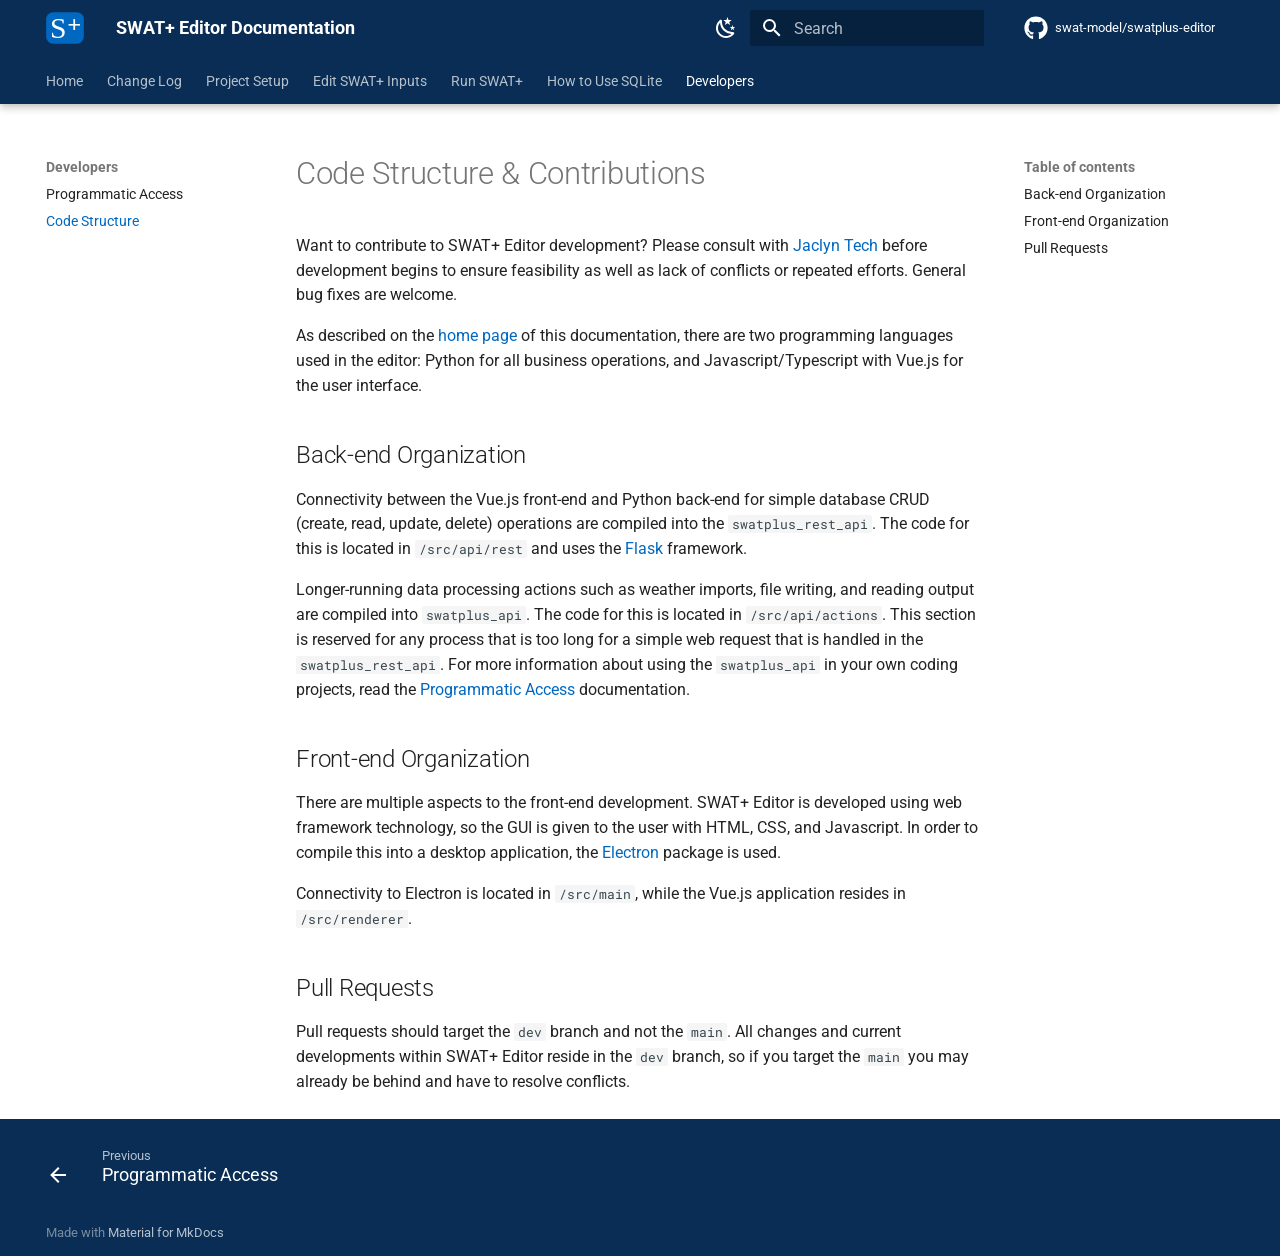
<file: developers/code-structure/index.html>
<!doctype html>
<html lang="en" class="no-js">
  <head>
    
      <meta charset="utf-8">
      <meta name="viewport" content="width=device-width,initial-scale=1">
      
        <meta name="description" content="Documentation for the SWAT+ Editor, and interface for editing SWAT+ model input files.">
      
      
      
        <link rel="canonical" href="https://swat-model.github.io/swatplus-editor-documentation/developers/code-structure/">
      
      
        <link rel="prev" href="../">
      
      
      
        
      
      
      <link rel="icon" href="../../assets/favicon.ico">
      <meta name="generator" content="mkdocs-1.6.1, mkdocs-material-9.7.7">
    
    
      
        <title>Code Structure - SWAT+ Editor Documentation</title>
      
    
    
      <link rel="stylesheet" href="../../assets/stylesheets/main.ec1eaa64.min.css">
      
        
        <link rel="stylesheet" href="../../assets/stylesheets/palette.ab4e12ef.min.css">
      
      


    
    
      
    
    
      
        
        
        <link rel="preconnect" href="https://fonts.gstatic.com" crossorigin>
        <link rel="stylesheet" href="https://fonts.googleapis.com/css?family=Roboto:300,300i,400,400i,700,700i%7CRoboto+Mono:400,400i,700,700i&display=fallback">
        <style>:root{--md-text-font:"Roboto";--md-code-font:"Roboto Mono"}</style>
      
    
    
      <link rel="stylesheet" href="../../assets/extra.css">
    
    <script>__md_scope=new URL("../..",location),__md_hash=e=>[...e].reduce(((e,_)=>(e<<5)-e+_.charCodeAt(0)),0),__md_get=(e,_=localStorage,t=__md_scope)=>JSON.parse(_.getItem(t.pathname+"."+e)),__md_set=(e,_,t=localStorage,a=__md_scope)=>{try{t.setItem(a.pathname+"."+e,JSON.stringify(_))}catch(e){}}</script>
    
      

    
    
  </head>
  
  
    
    
      
    
    
    
    
    <body dir="ltr" data-md-color-scheme="default" data-md-color-primary="custom" data-md-color-accent="custom">
  
    
    <input class="md-toggle" data-md-toggle="drawer" type="checkbox" id="__drawer" autocomplete="off">
    <input class="md-toggle" data-md-toggle="search" type="checkbox" id="__search" autocomplete="off">
    <label class="md-overlay" for="__drawer"></label>
    <div data-md-component="skip">
      
        
        <a href="#code-structure-contributions" class="md-skip">
          Skip to content
        </a>
      
    </div>
    <div data-md-component="announce">
      
    </div>
    
    
      

  

<header class="md-header md-header--shadow md-header--lifted" data-md-component="header">
  <nav class="md-header__inner md-grid" aria-label="Header">
    <a href="../.." title="SWAT+ Editor Documentation" class="md-header__button md-logo" aria-label="SWAT+ Editor Documentation" data-md-component="logo">
      
  <img src="../../assets/splus.svg" alt="logo">

    </a>
    <label class="md-header__button md-icon" for="__drawer">
      
      <svg xmlns="http://www.w3.org/2000/svg" viewBox="0 0 24 24"><path d="M3 6h18v2H3zm0 5h18v2H3zm0 5h18v2H3z"/></svg>
    </label>
    <div class="md-header__title" data-md-component="header-title">
      <div class="md-header__ellipsis">
        <div class="md-header__topic">
          <span class="md-ellipsis">
            SWAT+ Editor Documentation
          </span>
        </div>
        <div class="md-header__topic" data-md-component="header-topic">
          <span class="md-ellipsis">
            
              Code Structure
            
          </span>
        </div>
      </div>
    </div>
    
      
        <form class="md-header__option" data-md-component="palette">
  
    
    
    
    <input class="md-option" data-md-color-media="(prefers-color-scheme: light)" data-md-color-scheme="default" data-md-color-primary="custom" data-md-color-accent="custom"  aria-label="Switch to dark mode"  type="radio" name="__palette" id="__palette_0">
    
      <label class="md-header__button md-icon" title="Switch to dark mode" for="__palette_1" hidden>
        <svg xmlns="http://www.w3.org/2000/svg" viewBox="0 0 24 24"><path d="m17.75 4.09-2.53 1.94.91 3.06-2.63-1.81-2.63 1.81.91-3.06-2.53-1.94L12.44 4l1.06-3 1.06 3zm3.5 6.91-1.64 1.25.59 1.98-1.7-1.17-1.7 1.17.59-1.98L15.75 11l2.06-.05L18.5 9l.69 1.95zm-2.28 4.95c.83-.08 1.72 1.1 1.19 1.85-.32.45-.66.87-1.08 1.27C15.17 23 8.84 23 4.94 19.07c-3.91-3.9-3.91-10.24 0-14.14.4-.4.82-.76 1.27-1.08.75-.53 1.93.36 1.85 1.19-.27 2.86.69 5.83 2.89 8.02a9.96 9.96 0 0 0 8.02 2.89m-1.64 2.02a12.08 12.08 0 0 1-7.8-3.47c-2.17-2.19-3.33-5-3.49-7.82-2.81 3.14-2.7 7.96.31 10.98 3.02 3.01 7.84 3.12 10.98.31"/></svg>
      </label>
    
  
    
    
    
    <input class="md-option" data-md-color-media="(prefers-color-scheme: dark)" data-md-color-scheme="slate" data-md-color-primary="custom" data-md-color-accent="custom"  aria-label="Switch to light mode"  type="radio" name="__palette" id="__palette_1">
    
      <label class="md-header__button md-icon" title="Switch to light mode" for="__palette_0" hidden>
        <svg xmlns="http://www.w3.org/2000/svg" viewBox="0 0 24 24"><path d="M12 7a5 5 0 0 1 5 5 5 5 0 0 1-5 5 5 5 0 0 1-5-5 5 5 0 0 1 5-5m0 2a3 3 0 0 0-3 3 3 3 0 0 0 3 3 3 3 0 0 0 3-3 3 3 0 0 0-3-3m0-7 2.39 3.42C13.65 5.15 12.84 5 12 5s-1.65.15-2.39.42zM3.34 7l4.16-.35A7.2 7.2 0 0 0 5.94 8.5c-.44.74-.69 1.5-.83 2.29zm.02 10 1.76-3.77a7.131 7.131 0 0 0 2.38 4.14zM20.65 7l-1.77 3.79a7.02 7.02 0 0 0-2.38-4.15zm-.01 10-4.14.36c.59-.51 1.12-1.14 1.54-1.86.42-.73.69-1.5.83-2.29zM12 22l-2.41-3.44c.74.27 1.55.44 2.41.44.82 0 1.63-.17 2.37-.44z"/></svg>
      </label>
    
  
</form>
      
    
    
      <script>var palette=__md_get("__palette");if(palette&&palette.color){if("(prefers-color-scheme)"===palette.color.media){var media=matchMedia("(prefers-color-scheme: light)"),input=document.querySelector(media.matches?"[data-md-color-media='(prefers-color-scheme: light)']":"[data-md-color-media='(prefers-color-scheme: dark)']");palette.color.media=input.getAttribute("data-md-color-media"),palette.color.scheme=input.getAttribute("data-md-color-scheme"),palette.color.primary=input.getAttribute("data-md-color-primary"),palette.color.accent=input.getAttribute("data-md-color-accent")}for(var[key,value]of Object.entries(palette.color))document.body.setAttribute("data-md-color-"+key,value)}</script>
    
    
    
      
      
        <label class="md-header__button md-icon" for="__search">
          
          <svg xmlns="http://www.w3.org/2000/svg" viewBox="0 0 24 24"><path d="M9.5 3A6.5 6.5 0 0 1 16 9.5c0 1.61-.59 3.09-1.56 4.23l.27.27h.79l5 5-1.5 1.5-5-5v-.79l-.27-.27A6.52 6.52 0 0 1 9.5 16 6.5 6.5 0 0 1 3 9.5 6.5 6.5 0 0 1 9.5 3m0 2C7 5 5 7 5 9.5S7 14 9.5 14 14 12 14 9.5 12 5 9.5 5"/></svg>
        </label>
        <div class="md-search" data-md-component="search" role="dialog">
  <label class="md-search__overlay" for="__search"></label>
  <div class="md-search__inner" role="search">
    <form class="md-search__form" name="search">
      <input type="text" class="md-search__input" name="query" aria-label="Search" placeholder="Search" autocapitalize="off" autocorrect="off" autocomplete="off" spellcheck="false" data-md-component="search-query" required>
      <label class="md-search__icon md-icon" for="__search">
        
        <svg xmlns="http://www.w3.org/2000/svg" viewBox="0 0 24 24"><path d="M9.5 3A6.5 6.5 0 0 1 16 9.5c0 1.61-.59 3.09-1.56 4.23l.27.27h.79l5 5-1.5 1.5-5-5v-.79l-.27-.27A6.52 6.52 0 0 1 9.5 16 6.5 6.5 0 0 1 3 9.5 6.5 6.5 0 0 1 9.5 3m0 2C7 5 5 7 5 9.5S7 14 9.5 14 14 12 14 9.5 12 5 9.5 5"/></svg>
        
        <svg xmlns="http://www.w3.org/2000/svg" viewBox="0 0 24 24"><path d="M20 11v2H8l5.5 5.5-1.42 1.42L4.16 12l7.92-7.92L13.5 5.5 8 11z"/></svg>
      </label>
      <nav class="md-search__options" aria-label="Search">
        
        <button type="reset" class="md-search__icon md-icon" title="Clear" aria-label="Clear" tabindex="-1">
          
          <svg xmlns="http://www.w3.org/2000/svg" viewBox="0 0 24 24"><path d="M19 6.41 17.59 5 12 10.59 6.41 5 5 6.41 10.59 12 5 17.59 6.41 19 12 13.41 17.59 19 19 17.59 13.41 12z"/></svg>
        </button>
      </nav>
      
    </form>
    <div class="md-search__output">
      <div class="md-search__scrollwrap" tabindex="0" data-md-scrollfix>
        <div class="md-search-result" data-md-component="search-result">
          <div class="md-search-result__meta">
            Initializing search
          </div>
          <ol class="md-search-result__list" role="presentation"></ol>
        </div>
      </div>
    </div>
  </div>
</div>
      
    
    
      <div class="md-header__source">
        <a href="https://github.com/swat-model/swatplus-editor" title="Go to repository" class="md-source" data-md-component="source">
  <div class="md-source__icon md-icon">
    
    <svg xmlns="http://www.w3.org/2000/svg" viewBox="0 0 512 512"><!--! Font Awesome Free 7.1.0 by @fontawesome - https://fontawesome.com License - https://fontawesome.com/license/free (Icons: CC BY 4.0, Fonts: SIL OFL 1.1, Code: MIT License) Copyright 2025 Fonticons, Inc.--><path d="M173.9 397.4c0 2-2.3 3.6-5.2 3.6-3.3.3-5.6-1.3-5.6-3.6 0-2 2.3-3.6 5.2-3.6 3-.3 5.6 1.3 5.6 3.6m-31.1-4.5c-.7 2 1.3 4.3 4.3 4.9 2.6 1 5.6 0 6.2-2s-1.3-4.3-4.3-5.2c-2.6-.7-5.5.3-6.2 2.3m44.2-1.7c-2.9.7-4.9 2.6-4.6 4.9.3 2 2.9 3.3 5.9 2.6 2.9-.7 4.9-2.6 4.6-4.6-.3-1.9-3-3.2-5.9-2.9M252.8 8C114.1 8 8 113.3 8 252c0 110.9 69.8 205.8 169.5 239.2 12.8 2.3 17.3-5.6 17.3-12.1 0-6.2-.3-40.4-.3-61.4 0 0-70 15-84.7-29.8 0 0-11.4-29.1-27.8-36.6 0 0-22.9-15.7 1.6-15.4 0 0 24.9 2 38.6 25.8 21.9 38.6 58.6 27.5 72.9 20.9 2.3-16 8.8-27.1 16-33.7-55.9-6.2-112.3-14.3-112.3-110.5 0-27.5 7.6-41.3 23.6-58.9-2.6-6.5-11.1-33.3 2.6-67.9 20.9-6.5 69 27 69 27 20-5.6 41.5-8.5 62.8-8.5s42.8 2.9 62.8 8.5c0 0 48.1-33.6 69-27 13.7 34.7 5.2 61.4 2.6 67.9 16 17.7 25.8 31.5 25.8 58.9 0 96.5-58.9 104.2-114.8 110.5 9.2 7.9 17 22.9 17 46.4 0 33.7-.3 75.4-.3 83.6 0 6.5 4.6 14.4 17.3 12.1C436.2 457.8 504 362.9 504 252 504 113.3 391.5 8 252.8 8M105.2 352.9c-1.3 1-1 3.3.7 5.2 1.6 1.6 3.9 2.3 5.2 1 1.3-1 1-3.3-.7-5.2-1.6-1.6-3.9-2.3-5.2-1m-10.8-8.1c-.7 1.3.3 2.9 2.3 3.9 1.6 1 3.6.7 4.3-.7.7-1.3-.3-2.9-2.3-3.9-2-.6-3.6-.3-4.3.7m32.4 35.6c-1.6 1.3-1 4.3 1.3 6.2 2.3 2.3 5.2 2.6 6.5 1 1.3-1.3.7-4.3-1.3-6.2-2.2-2.3-5.2-2.6-6.5-1m-11.4-14.7c-1.6 1-1.6 3.6 0 5.9s4.3 3.3 5.6 2.3c1.6-1.3 1.6-3.9 0-6.2-1.4-2.3-4-3.3-5.6-2"/></svg>
  </div>
  <div class="md-source__repository">
    swat-model/swatplus-editor
  </div>
</a>
      </div>
    
  </nav>
  
    
      
<nav class="md-tabs" aria-label="Tabs" data-md-component="tabs">
  <div class="md-grid">
    <ul class="md-tabs__list">
      
        
  
  
  
  
    <li class="md-tabs__item">
      <a href="../.." class="md-tabs__link">
        
  
  
    
  
  Home

      </a>
    </li>
  

      
        
  
  
  
  
    <li class="md-tabs__item">
      <a href="../../changelog/" class="md-tabs__link">
        
  
  
    
  
  Change Log

      </a>
    </li>
  

      
        
  
  
  
  
    <li class="md-tabs__item">
      <a href="../../project-setup/" class="md-tabs__link">
        
  
  
    
  
  Project Setup

      </a>
    </li>
  

      
        
  
  
  
  
    
    
      <li class="md-tabs__item">
        <a href="../../edit-inputs/" class="md-tabs__link">
          
  
  
  Edit SWAT+ Inputs

        </a>
      </li>
    
  

      
        
  
  
  
  
    <li class="md-tabs__item">
      <a href="../../run/" class="md-tabs__link">
        
  
  
    
  
  Run SWAT+

      </a>
    </li>
  

      
        
  
  
  
  
    <li class="md-tabs__item">
      <a href="../../sqlite/" class="md-tabs__link">
        
  
  
    
  
  How to Use SQLite

      </a>
    </li>
  

      
        
  
  
  
    
  
  
    
    
      <li class="md-tabs__item md-tabs__item--active">
        <a href="../" class="md-tabs__link">
          
  
  
  Developers

        </a>
      </li>
    
  

      
    </ul>
  </div>
</nav>
    
  
</header>
    
    <div class="md-container" data-md-component="container">
      
      
        
      
      <main class="md-main" data-md-component="main">
        <div class="md-main__inner md-grid">
          
            
              
              <div class="md-sidebar md-sidebar--primary" data-md-component="sidebar" data-md-type="navigation" >
                <div class="md-sidebar__scrollwrap">
                  <div class="md-sidebar__inner">
                    


  


<nav class="md-nav md-nav--primary md-nav--lifted" aria-label="Navigation" data-md-level="0">
  <label class="md-nav__title" for="__drawer">
    <a href="../.." title="SWAT+ Editor Documentation" class="md-nav__button md-logo" aria-label="SWAT+ Editor Documentation" data-md-component="logo">
      
  <img src="../../assets/splus.svg" alt="logo">

    </a>
    SWAT+ Editor Documentation
  </label>
  
    <div class="md-nav__source">
      <a href="https://github.com/swat-model/swatplus-editor" title="Go to repository" class="md-source" data-md-component="source">
  <div class="md-source__icon md-icon">
    
    <svg xmlns="http://www.w3.org/2000/svg" viewBox="0 0 512 512"><!--! Font Awesome Free 7.1.0 by @fontawesome - https://fontawesome.com License - https://fontawesome.com/license/free (Icons: CC BY 4.0, Fonts: SIL OFL 1.1, Code: MIT License) Copyright 2025 Fonticons, Inc.--><path d="M173.9 397.4c0 2-2.3 3.6-5.2 3.6-3.3.3-5.6-1.3-5.6-3.6 0-2 2.3-3.6 5.2-3.6 3-.3 5.6 1.3 5.6 3.6m-31.1-4.5c-.7 2 1.3 4.3 4.3 4.9 2.6 1 5.6 0 6.2-2s-1.3-4.3-4.3-5.2c-2.6-.7-5.5.3-6.2 2.3m44.2-1.7c-2.9.7-4.9 2.6-4.6 4.9.3 2 2.9 3.3 5.9 2.6 2.9-.7 4.9-2.6 4.6-4.6-.3-1.9-3-3.2-5.9-2.9M252.8 8C114.1 8 8 113.3 8 252c0 110.9 69.8 205.8 169.5 239.2 12.8 2.3 17.3-5.6 17.3-12.1 0-6.2-.3-40.4-.3-61.4 0 0-70 15-84.7-29.8 0 0-11.4-29.1-27.8-36.6 0 0-22.9-15.7 1.6-15.4 0 0 24.9 2 38.6 25.8 21.9 38.6 58.6 27.5 72.9 20.9 2.3-16 8.8-27.1 16-33.7-55.9-6.2-112.3-14.3-112.3-110.5 0-27.5 7.6-41.3 23.6-58.9-2.6-6.5-11.1-33.3 2.6-67.9 20.9-6.5 69 27 69 27 20-5.6 41.5-8.5 62.8-8.5s42.8 2.9 62.8 8.5c0 0 48.1-33.6 69-27 13.7 34.7 5.2 61.4 2.6 67.9 16 17.7 25.8 31.5 25.8 58.9 0 96.5-58.9 104.2-114.8 110.5 9.2 7.9 17 22.9 17 46.4 0 33.7-.3 75.4-.3 83.6 0 6.5 4.6 14.4 17.3 12.1C436.2 457.8 504 362.9 504 252 504 113.3 391.5 8 252.8 8M105.2 352.9c-1.3 1-1 3.3.7 5.2 1.6 1.6 3.9 2.3 5.2 1 1.3-1 1-3.3-.7-5.2-1.6-1.6-3.9-2.3-5.2-1m-10.8-8.1c-.7 1.3.3 2.9 2.3 3.9 1.6 1 3.6.7 4.3-.7.7-1.3-.3-2.9-2.3-3.9-2-.6-3.6-.3-4.3.7m32.4 35.6c-1.6 1.3-1 4.3 1.3 6.2 2.3 2.3 5.2 2.6 6.5 1 1.3-1.3.7-4.3-1.3-6.2-2.2-2.3-5.2-2.6-6.5-1m-11.4-14.7c-1.6 1-1.6 3.6 0 5.9s4.3 3.3 5.6 2.3c1.6-1.3 1.6-3.9 0-6.2-1.4-2.3-4-3.3-5.6-2"/></svg>
  </div>
  <div class="md-source__repository">
    swat-model/swatplus-editor
  </div>
</a>
    </div>
  
  <ul class="md-nav__list" data-md-scrollfix>
    
      
      
  
  
  
  
    <li class="md-nav__item">
      <a href="../.." class="md-nav__link">
        
  
  
  <span class="md-ellipsis">
    
  
    Home
  

    
  </span>
  
  

      </a>
    </li>
  

    
      
      
  
  
  
  
    <li class="md-nav__item">
      <a href="../../changelog/" class="md-nav__link">
        
  
  
  <span class="md-ellipsis">
    
  
    Change Log
  

    
  </span>
  
  

      </a>
    </li>
  

    
      
      
  
  
  
  
    <li class="md-nav__item">
      <a href="../../project-setup/" class="md-nav__link">
        
  
  
  <span class="md-ellipsis">
    
  
    Project Setup
  

    
  </span>
  
  

      </a>
    </li>
  

    
      
      
  
  
  
  
    
    
    
    
      
      
    
    
    <li class="md-nav__item md-nav__item--nested">
      
        
        
        <input class="md-nav__toggle md-toggle " type="checkbox" id="__nav_4" >
        
          
          <label class="md-nav__link" for="__nav_4" id="__nav_4_label" tabindex="0">
            
  
  
  <span class="md-ellipsis">
    
  
    Edit SWAT+ Inputs
  

    
  </span>
  
  

            <span class="md-nav__icon md-icon"></span>
          </label>
        
        <nav class="md-nav" data-md-level="1" aria-labelledby="__nav_4_label" aria-expanded="false">
          <label class="md-nav__title" for="__nav_4">
            <span class="md-nav__icon md-icon"></span>
            
  
    Edit SWAT+ Inputs
  

          </label>
          <ul class="md-nav__list" data-md-scrollfix>
            
              
                
  
  
  
  
    <li class="md-nav__item">
      <a href="../../edit-inputs/" class="md-nav__link">
        
  
  
  <span class="md-ellipsis">
    
  
    Navigating the Editor
  

    
  </span>
  
  

      </a>
    </li>
  

              
            
              
                
  
  
  
  
    <li class="md-nav__item">
      <a href="../../edit-inputs/sample-data/" class="md-nav__link">
        
  
  
  <span class="md-ellipsis">
    
  
    Sample Data
  

    
  </span>
  
  

      </a>
    </li>
  

              
            
              
                
  
  
  
  
    <li class="md-nav__item">
      <a href="../../edit-inputs/wgn/" class="md-nav__link">
        
  
  
  <span class="md-ellipsis">
    
  
    Weather Generator
  

    
  </span>
  
  

      </a>
    </li>
  

              
            
              
                
  
  
  
  
    <li class="md-nav__item">
      <a href="../../edit-inputs/weather/" class="md-nav__link">
        
  
  
  <span class="md-ellipsis">
    
  
    Weather Stations
  

    
  </span>
  
  

      </a>
    </li>
  

              
            
              
                
  
  
  
  
    <li class="md-nav__item">
      <a href="../../edit-inputs/recall/" class="md-nav__link">
        
  
  
  <span class="md-ellipsis">
    
  
    Recall (Point Source/Inlet)
  

    
  </span>
  
  

      </a>
    </li>
  

              
            
              
                
  
  
  
  
    <li class="md-nav__item">
      <a href="../../edit-inputs/lum/" class="md-nav__link">
        
  
  
  <span class="md-ellipsis">
    
  
    Land Use Management
  

    
  </span>
  
  

      </a>
    </li>
  

              
            
              
                
  
  
  
  
    <li class="md-nav__item">
      <a href="../../edit-inputs/decision-tables/" class="md-nav__link">
        
  
  
  <span class="md-ellipsis">
    
  
    Decision Tables
  

    
  </span>
  
  

      </a>
    </li>
  

              
            
          </ul>
        </nav>
      
    </li>
  

    
      
      
  
  
  
  
    <li class="md-nav__item">
      <a href="../../run/" class="md-nav__link">
        
  
  
  <span class="md-ellipsis">
    
  
    Run SWAT+
  

    
  </span>
  
  

      </a>
    </li>
  

    
      
      
  
  
  
  
    <li class="md-nav__item">
      <a href="../../sqlite/" class="md-nav__link">
        
  
  
  <span class="md-ellipsis">
    
  
    How to Use SQLite
  

    
  </span>
  
  

      </a>
    </li>
  

    
      
      
  
  
    
  
  
  
    
    
    
    
      
        
        
      
      
    
    
    <li class="md-nav__item md-nav__item--active md-nav__item--section md-nav__item--nested">
      
        
        
        <input class="md-nav__toggle md-toggle " type="checkbox" id="__nav_7" checked>
        
          
          <label class="md-nav__link" for="__nav_7" id="__nav_7_label" tabindex="">
            
  
  
  <span class="md-ellipsis">
    
  
    Developers
  

    
  </span>
  
  

            <span class="md-nav__icon md-icon"></span>
          </label>
        
        <nav class="md-nav" data-md-level="1" aria-labelledby="__nav_7_label" aria-expanded="true">
          <label class="md-nav__title" for="__nav_7">
            <span class="md-nav__icon md-icon"></span>
            
  
    Developers
  

          </label>
          <ul class="md-nav__list" data-md-scrollfix>
            
              
                
  
  
  
  
    <li class="md-nav__item">
      <a href="../" class="md-nav__link">
        
  
  
  <span class="md-ellipsis">
    
  
    Programmatic Access
  

    
  </span>
  
  

      </a>
    </li>
  

              
            
              
                
  
  
    
  
  
  
    <li class="md-nav__item md-nav__item--active">
      
      <input class="md-nav__toggle md-toggle" type="checkbox" id="__toc">
      
      
        
      
      
        <label class="md-nav__link md-nav__link--active" for="__toc">
          
  
  
  <span class="md-ellipsis">
    
  
    Code Structure
  

    
  </span>
  
  

          <span class="md-nav__icon md-icon"></span>
        </label>
      
      <a href="./" class="md-nav__link md-nav__link--active">
        
  
  
  <span class="md-ellipsis">
    
  
    Code Structure
  

    
  </span>
  
  

      </a>
      
        

<nav class="md-nav md-nav--secondary" aria-label="Table of contents">
  
  
  
    
  
  
    <label class="md-nav__title" for="__toc">
      <span class="md-nav__icon md-icon"></span>
      Table of contents
    </label>
    <ul class="md-nav__list" data-md-component="toc" data-md-scrollfix>
      
        <li class="md-nav__item">
  <a href="#back-end-organization" class="md-nav__link">
    <span class="md-ellipsis">
      
        Back-end Organization
      
    </span>
  </a>
  
</li>
      
        <li class="md-nav__item">
  <a href="#front-end-organization" class="md-nav__link">
    <span class="md-ellipsis">
      
        Front-end Organization
      
    </span>
  </a>
  
</li>
      
        <li class="md-nav__item">
  <a href="#pull-requests" class="md-nav__link">
    <span class="md-ellipsis">
      
        Pull Requests
      
    </span>
  </a>
  
</li>
      
    </ul>
  
</nav>
      
    </li>
  

              
            
          </ul>
        </nav>
      
    </li>
  

    
  </ul>
</nav>
                  </div>
                </div>
              </div>
            
            
              
              <div class="md-sidebar md-sidebar--secondary" data-md-component="sidebar" data-md-type="toc" >
                <div class="md-sidebar__scrollwrap">
                  <div class="md-sidebar__inner">
                    

<nav class="md-nav md-nav--secondary" aria-label="Table of contents">
  
  
  
    
  
  
    <label class="md-nav__title" for="__toc">
      <span class="md-nav__icon md-icon"></span>
      Table of contents
    </label>
    <ul class="md-nav__list" data-md-component="toc" data-md-scrollfix>
      
        <li class="md-nav__item">
  <a href="#back-end-organization" class="md-nav__link">
    <span class="md-ellipsis">
      
        Back-end Organization
      
    </span>
  </a>
  
</li>
      
        <li class="md-nav__item">
  <a href="#front-end-organization" class="md-nav__link">
    <span class="md-ellipsis">
      
        Front-end Organization
      
    </span>
  </a>
  
</li>
      
        <li class="md-nav__item">
  <a href="#pull-requests" class="md-nav__link">
    <span class="md-ellipsis">
      
        Pull Requests
      
    </span>
  </a>
  
</li>
      
    </ul>
  
</nav>
                  </div>
                </div>
              </div>
            
          
          
            <div class="md-content" data-md-component="content">
              
              <article class="md-content__inner md-typeset">
                
                  


  
  


<h1 id="code-structure-contributions">Code Structure &amp; Contributions</h1>
<p>Want to contribute to SWAT+ Editor development? Please consult with <a href="mailto:jaclyn.tech@ag.tamu.edu">Jaclyn Tech</a> before development begins to ensure feasibility as well as lack of conflicts or repeated efforts. General bug fixes are welcome.</p>
<p>As described on the <a href="../../">home page</a> of this documentation, there are two programming languages used in the editor: Python for all business operations, and Javascript/Typescript with Vue.js for the user interface.</p>
<h2 id="back-end-organization">Back-end Organization</h2>
<p>Connectivity between the Vue.js front-end and Python back-end for simple database CRUD (create, read, update, delete) operations are compiled into the <code>swatplus_rest_api</code>. The code for this is located in <code>/src/api/rest</code> and uses the <a href="https://flask.palletsprojects.com/" target="_blank">Flask</a> framework.</p>
<p>Longer-running data processing actions such as weather imports, file writing, and reading output are compiled into <code>swatplus_api</code>. The code for this is located in <code>/src/api/actions</code>. This section is reserved for any process that is too long for a simple web request that is handled in the <code>swatplus_rest_api</code>. For more information about using the <code>swatplus_api</code> in your own coding projects, read the <a href="../">Programmatic Access</a> documentation.</p>
<h2 id="front-end-organization">Front-end Organization</h2>
<p>There are multiple aspects to the front-end development. SWAT+ Editor is developed using web framework technology, so the GUI is given to the user with HTML, CSS, and Javascript. In order to compile this into a desktop application, the <a href="https://electron.atom.io/" target="_blank">Electron</a> package is used. </p>
<p>Connectivity to Electron is located in <code>/src/main</code>, while the Vue.js application resides in <code>/src/renderer</code>.</p>
<h2 id="pull-requests">Pull Requests</h2>
<p>Pull requests should target the <code>dev</code> branch and not the <code>main</code>. All changes and current developments within SWAT+ Editor reside in the <code>dev</code> branch, so if you target the <code>main</code> you may already be behind and have to resolve conflicts.</p>












                
              </article>
            </div>
          
          
<script>var target=document.getElementById(location.hash.slice(1));target&&target.name&&(target.checked=target.name.startsWith("__tabbed_"))</script>
        </div>
        
          <button type="button" class="md-top md-icon" data-md-component="top" hidden>
  
  <svg xmlns="http://www.w3.org/2000/svg" viewBox="0 0 24 24"><path d="M13 20h-2V8l-5.5 5.5-1.42-1.42L12 4.16l7.92 7.92-1.42 1.42L13 8z"/></svg>
  Back to top
</button>
        
      </main>
      
        <footer class="md-footer">
  
    
      
      <nav class="md-footer__inner md-grid" aria-label="Footer" >
        
          
          <a href="../" class="md-footer__link md-footer__link--prev" aria-label="Previous: Programmatic Access">
            <div class="md-footer__button md-icon">
              
              <svg xmlns="http://www.w3.org/2000/svg" viewBox="0 0 24 24"><path d="M20 11v2H8l5.5 5.5-1.42 1.42L4.16 12l7.92-7.92L13.5 5.5 8 11z"/></svg>
            </div>
            <div class="md-footer__title">
              <span class="md-footer__direction">
                Previous
              </span>
              <div class="md-ellipsis">
                Programmatic Access
              </div>
            </div>
          </a>
        
        
      </nav>
    
  
  <div class="md-footer-meta md-typeset">
    <div class="md-footer-meta__inner md-grid">
      <div class="md-copyright">
  
  
    Made with
    <a href="https://squidfunk.github.io/mkdocs-material/" target="_blank" rel="noopener">
      Material for MkDocs
    </a>
  
</div>
      
    </div>
  </div>
</footer>
      
    </div>
    <div class="md-dialog" data-md-component="dialog">
      <div class="md-dialog__inner md-typeset"></div>
    </div>
    
    
    
      
      
      <script id="__config" type="application/json">{"annotate": null, "base": "../..", "features": ["navigation.tabs", "navigation.tabs.sticky", "navigation.top", "navigation.footer"], "search": "../../assets/javascripts/workers/search.2c215733.min.js", "tags": null, "translations": {"clipboard.copied": "Copied to clipboard", "clipboard.copy": "Copy to clipboard", "search.result.more.one": "1 more on this page", "search.result.more.other": "# more on this page", "search.result.none": "No matching documents", "search.result.one": "1 matching document", "search.result.other": "# matching documents", "search.result.placeholder": "Type to start searching", "search.result.term.missing": "Missing", "select.version": "Select version"}, "version": null}</script>
    
    
      <script src="../../assets/javascripts/bundle.d7400e89.min.js"></script>
      
    
  </body>
</html>
</file>
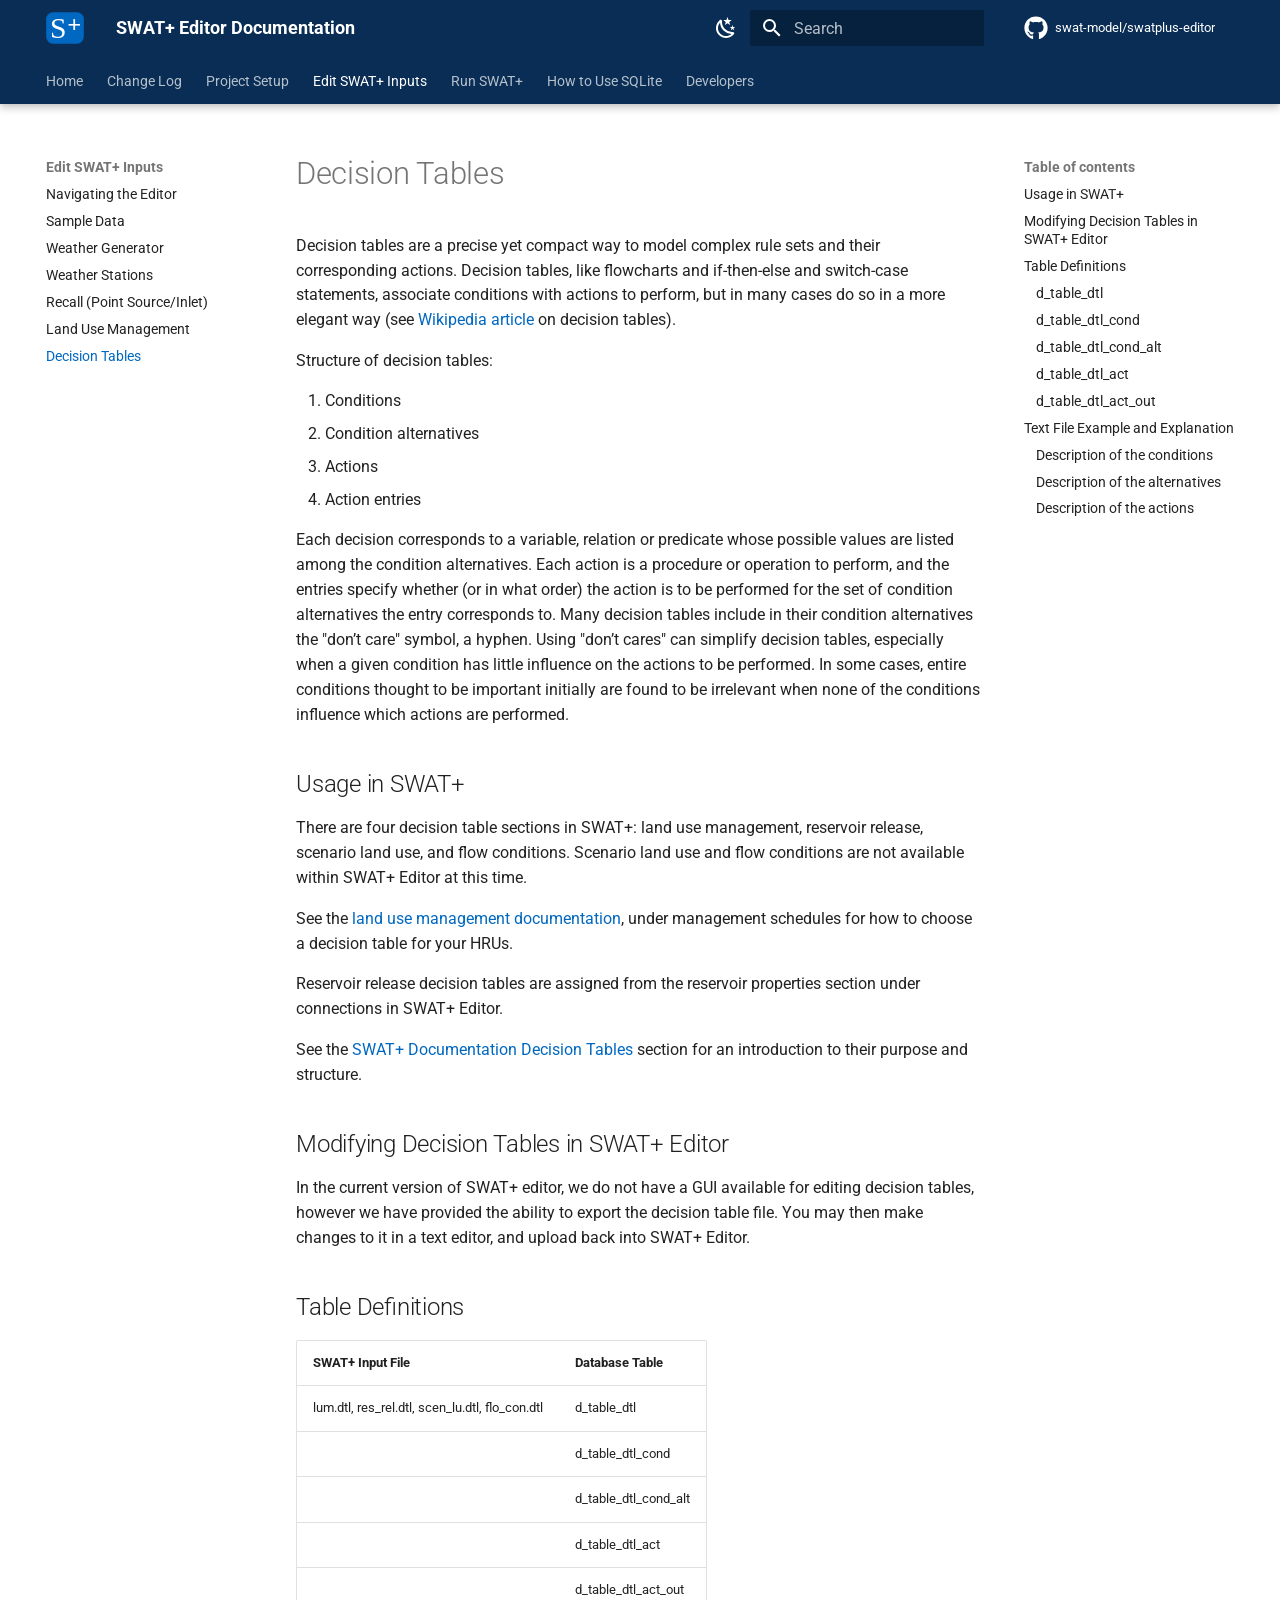
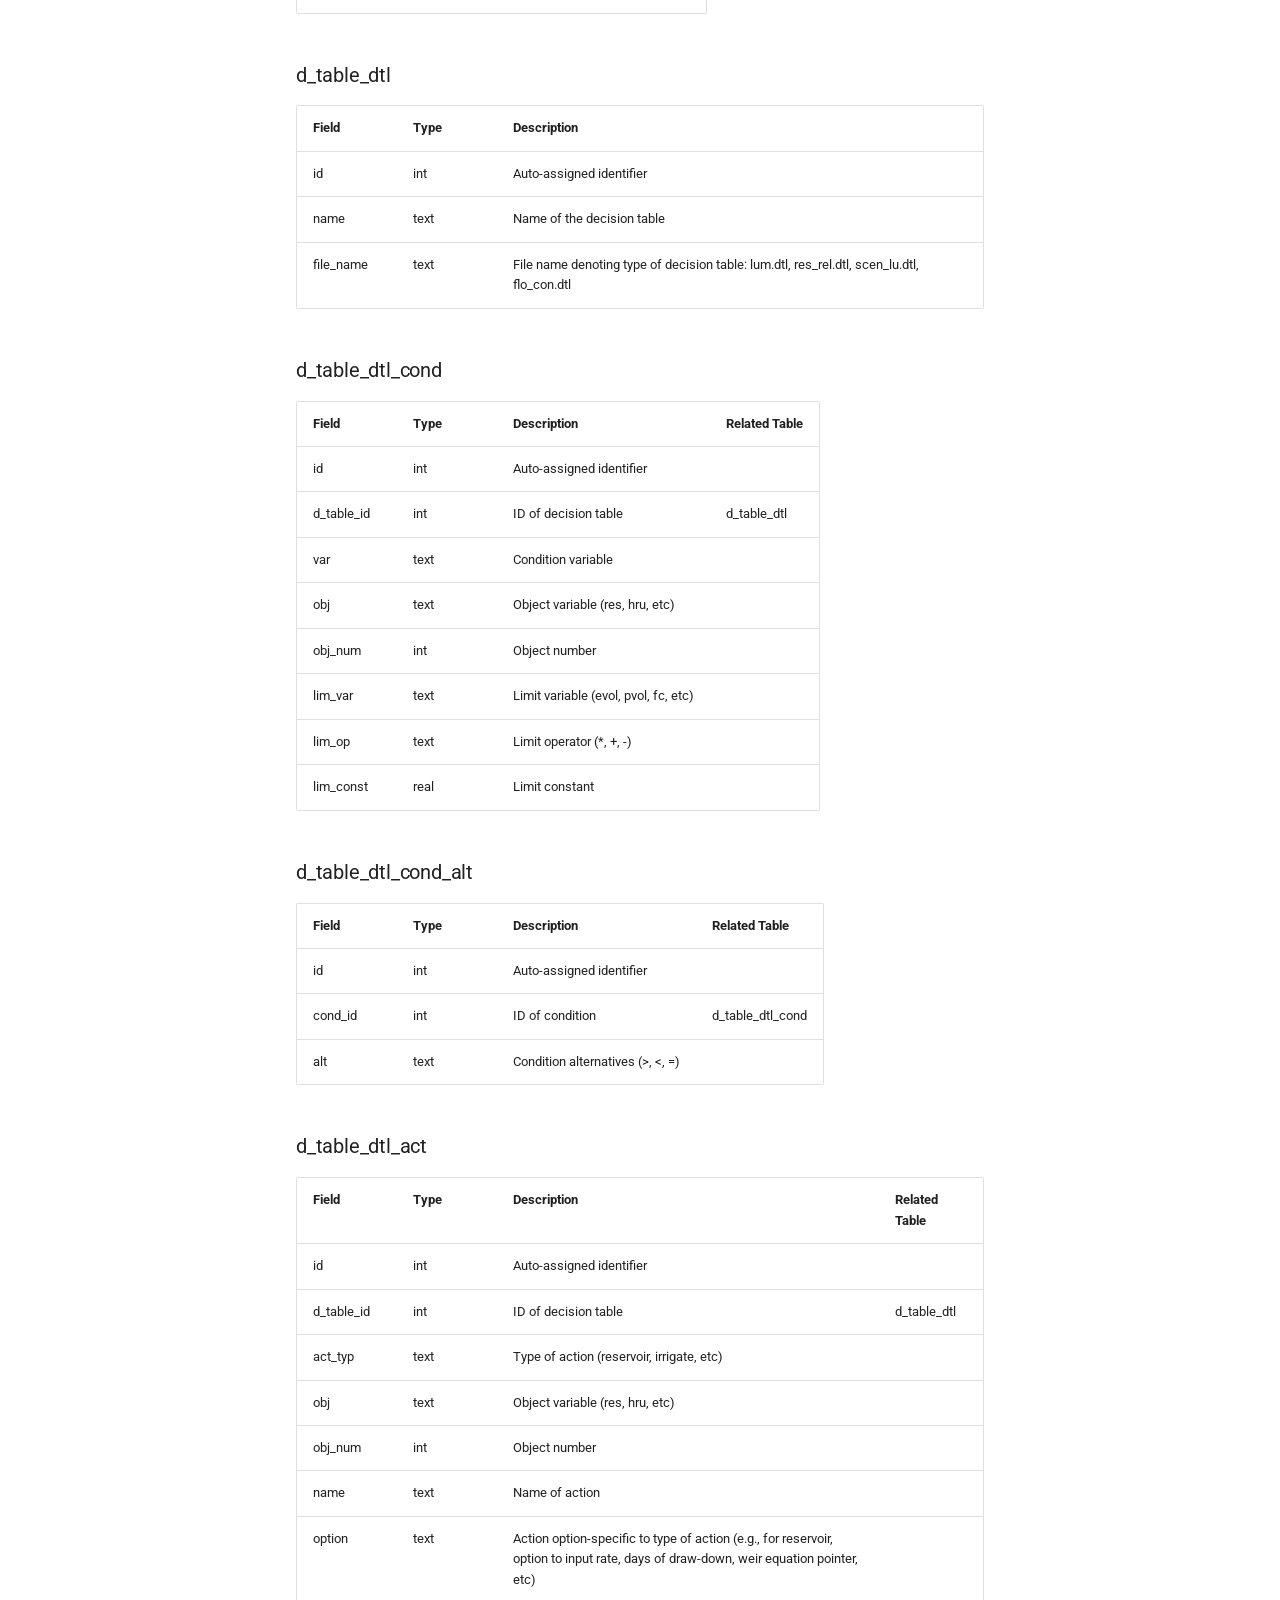
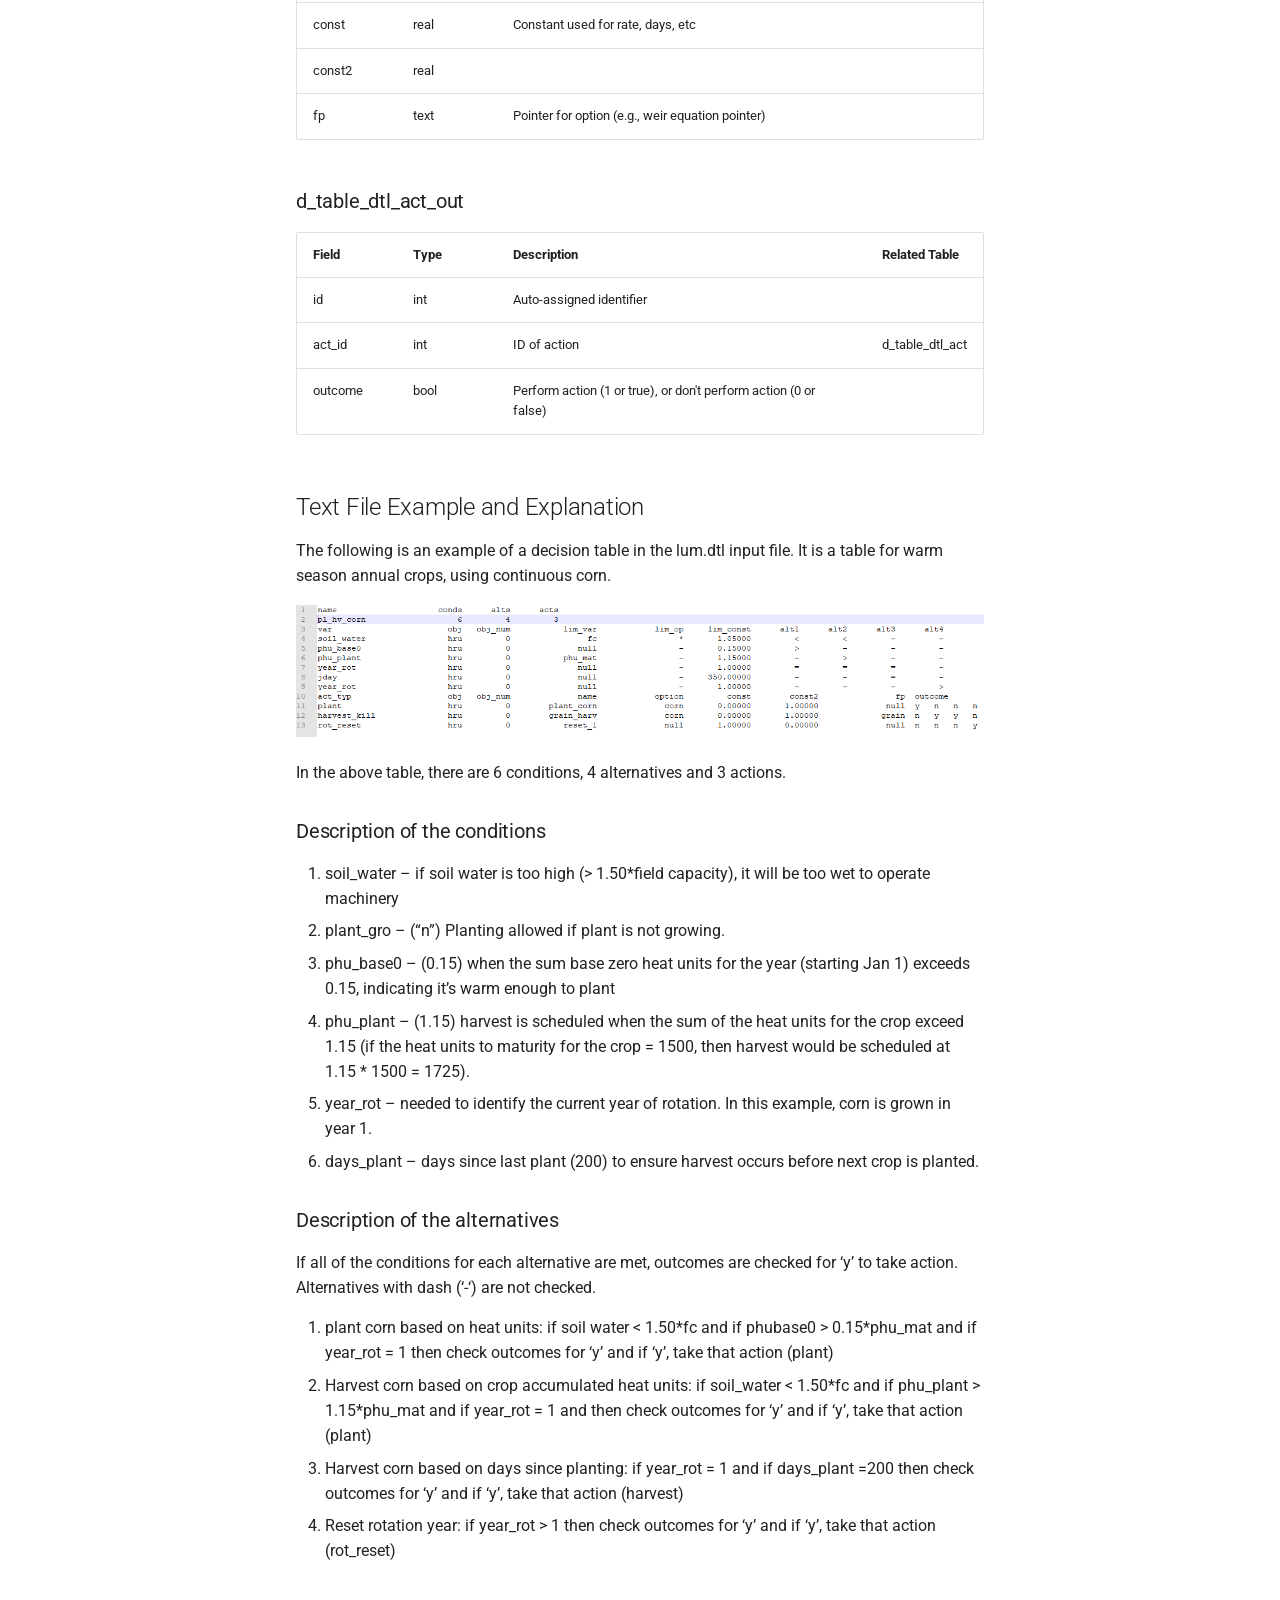
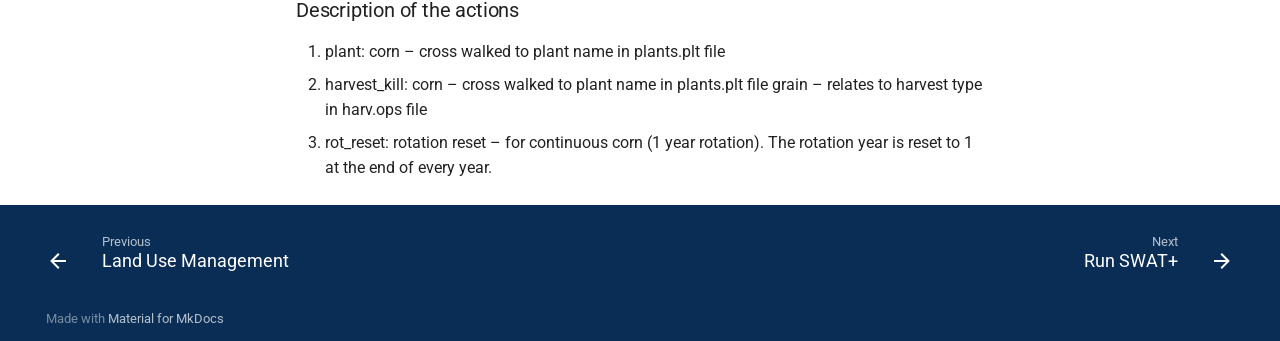
<file: edit-inputs/decision-tables/index.html>
<!doctype html>
<html lang="en" class="no-js">
  <head>
    
      <meta charset="utf-8">
      <meta name="viewport" content="width=device-width,initial-scale=1">
      
        <meta name="description" content="Documentation for the SWAT+ Editor, and interface for editing SWAT+ model input files.">
      
      
      
        <link rel="canonical" href="https://swat-model.github.io/swatplus-editor-documentation/edit-inputs/decision-tables/">
      
      
        <link rel="prev" href="../lum/">
      
      
        <link rel="next" href="../../run/">
      
      
        
      
      
      <link rel="icon" href="../../assets/favicon.ico">
      <meta name="generator" content="mkdocs-1.6.1, mkdocs-material-9.7.7">
    
    
      
        <title>Decision Tables - SWAT+ Editor Documentation</title>
      
    
    
      <link rel="stylesheet" href="../../assets/stylesheets/main.ec1eaa64.min.css">
      
        
        <link rel="stylesheet" href="../../assets/stylesheets/palette.ab4e12ef.min.css">
      
      


    
    
      
    
    
      
        
        
        <link rel="preconnect" href="https://fonts.gstatic.com" crossorigin>
        <link rel="stylesheet" href="https://fonts.googleapis.com/css?family=Roboto:300,300i,400,400i,700,700i%7CRoboto+Mono:400,400i,700,700i&display=fallback">
        <style>:root{--md-text-font:"Roboto";--md-code-font:"Roboto Mono"}</style>
      
    
    
      <link rel="stylesheet" href="../../assets/extra.css">
    
    <script>__md_scope=new URL("../..",location),__md_hash=e=>[...e].reduce(((e,_)=>(e<<5)-e+_.charCodeAt(0)),0),__md_get=(e,_=localStorage,t=__md_scope)=>JSON.parse(_.getItem(t.pathname+"."+e)),__md_set=(e,_,t=localStorage,a=__md_scope)=>{try{t.setItem(a.pathname+"."+e,JSON.stringify(_))}catch(e){}}</script>
    
      

    
    
  </head>
  
  
    
    
      
    
    
    
    
    <body dir="ltr" data-md-color-scheme="default" data-md-color-primary="custom" data-md-color-accent="custom">
  
    
    <input class="md-toggle" data-md-toggle="drawer" type="checkbox" id="__drawer" autocomplete="off">
    <input class="md-toggle" data-md-toggle="search" type="checkbox" id="__search" autocomplete="off">
    <label class="md-overlay" for="__drawer"></label>
    <div data-md-component="skip">
      
        
        <a href="#decision-tables" class="md-skip">
          Skip to content
        </a>
      
    </div>
    <div data-md-component="announce">
      
    </div>
    
    
      

  

<header class="md-header md-header--shadow md-header--lifted" data-md-component="header">
  <nav class="md-header__inner md-grid" aria-label="Header">
    <a href="../.." title="SWAT+ Editor Documentation" class="md-header__button md-logo" aria-label="SWAT+ Editor Documentation" data-md-component="logo">
      
  <img src="../../assets/splus.svg" alt="logo">

    </a>
    <label class="md-header__button md-icon" for="__drawer">
      
      <svg xmlns="http://www.w3.org/2000/svg" viewBox="0 0 24 24"><path d="M3 6h18v2H3zm0 5h18v2H3zm0 5h18v2H3z"/></svg>
    </label>
    <div class="md-header__title" data-md-component="header-title">
      <div class="md-header__ellipsis">
        <div class="md-header__topic">
          <span class="md-ellipsis">
            SWAT+ Editor Documentation
          </span>
        </div>
        <div class="md-header__topic" data-md-component="header-topic">
          <span class="md-ellipsis">
            
              Decision Tables
            
          </span>
        </div>
      </div>
    </div>
    
      
        <form class="md-header__option" data-md-component="palette">
  
    
    
    
    <input class="md-option" data-md-color-media="(prefers-color-scheme: light)" data-md-color-scheme="default" data-md-color-primary="custom" data-md-color-accent="custom"  aria-label="Switch to dark mode"  type="radio" name="__palette" id="__palette_0">
    
      <label class="md-header__button md-icon" title="Switch to dark mode" for="__palette_1" hidden>
        <svg xmlns="http://www.w3.org/2000/svg" viewBox="0 0 24 24"><path d="m17.75 4.09-2.53 1.94.91 3.06-2.63-1.81-2.63 1.81.91-3.06-2.53-1.94L12.44 4l1.06-3 1.06 3zm3.5 6.91-1.64 1.25.59 1.98-1.7-1.17-1.7 1.17.59-1.98L15.75 11l2.06-.05L18.5 9l.69 1.95zm-2.28 4.95c.83-.08 1.72 1.1 1.19 1.85-.32.45-.66.87-1.08 1.27C15.17 23 8.84 23 4.94 19.07c-3.91-3.9-3.91-10.24 0-14.14.4-.4.82-.76 1.27-1.08.75-.53 1.93.36 1.85 1.19-.27 2.86.69 5.83 2.89 8.02a9.96 9.96 0 0 0 8.02 2.89m-1.64 2.02a12.08 12.08 0 0 1-7.8-3.47c-2.17-2.19-3.33-5-3.49-7.82-2.81 3.14-2.7 7.96.31 10.98 3.02 3.01 7.84 3.12 10.98.31"/></svg>
      </label>
    
  
    
    
    
    <input class="md-option" data-md-color-media="(prefers-color-scheme: dark)" data-md-color-scheme="slate" data-md-color-primary="custom" data-md-color-accent="custom"  aria-label="Switch to light mode"  type="radio" name="__palette" id="__palette_1">
    
      <label class="md-header__button md-icon" title="Switch to light mode" for="__palette_0" hidden>
        <svg xmlns="http://www.w3.org/2000/svg" viewBox="0 0 24 24"><path d="M12 7a5 5 0 0 1 5 5 5 5 0 0 1-5 5 5 5 0 0 1-5-5 5 5 0 0 1 5-5m0 2a3 3 0 0 0-3 3 3 3 0 0 0 3 3 3 3 0 0 0 3-3 3 3 0 0 0-3-3m0-7 2.39 3.42C13.65 5.15 12.84 5 12 5s-1.65.15-2.39.42zM3.34 7l4.16-.35A7.2 7.2 0 0 0 5.94 8.5c-.44.74-.69 1.5-.83 2.29zm.02 10 1.76-3.77a7.131 7.131 0 0 0 2.38 4.14zM20.65 7l-1.77 3.79a7.02 7.02 0 0 0-2.38-4.15zm-.01 10-4.14.36c.59-.51 1.12-1.14 1.54-1.86.42-.73.69-1.5.83-2.29zM12 22l-2.41-3.44c.74.27 1.55.44 2.41.44.82 0 1.63-.17 2.37-.44z"/></svg>
      </label>
    
  
</form>
      
    
    
      <script>var palette=__md_get("__palette");if(palette&&palette.color){if("(prefers-color-scheme)"===palette.color.media){var media=matchMedia("(prefers-color-scheme: light)"),input=document.querySelector(media.matches?"[data-md-color-media='(prefers-color-scheme: light)']":"[data-md-color-media='(prefers-color-scheme: dark)']");palette.color.media=input.getAttribute("data-md-color-media"),palette.color.scheme=input.getAttribute("data-md-color-scheme"),palette.color.primary=input.getAttribute("data-md-color-primary"),palette.color.accent=input.getAttribute("data-md-color-accent")}for(var[key,value]of Object.entries(palette.color))document.body.setAttribute("data-md-color-"+key,value)}</script>
    
    
    
      
      
        <label class="md-header__button md-icon" for="__search">
          
          <svg xmlns="http://www.w3.org/2000/svg" viewBox="0 0 24 24"><path d="M9.5 3A6.5 6.5 0 0 1 16 9.5c0 1.61-.59 3.09-1.56 4.23l.27.27h.79l5 5-1.5 1.5-5-5v-.79l-.27-.27A6.52 6.52 0 0 1 9.5 16 6.5 6.5 0 0 1 3 9.5 6.5 6.5 0 0 1 9.5 3m0 2C7 5 5 7 5 9.5S7 14 9.5 14 14 12 14 9.5 12 5 9.5 5"/></svg>
        </label>
        <div class="md-search" data-md-component="search" role="dialog">
  <label class="md-search__overlay" for="__search"></label>
  <div class="md-search__inner" role="search">
    <form class="md-search__form" name="search">
      <input type="text" class="md-search__input" name="query" aria-label="Search" placeholder="Search" autocapitalize="off" autocorrect="off" autocomplete="off" spellcheck="false" data-md-component="search-query" required>
      <label class="md-search__icon md-icon" for="__search">
        
        <svg xmlns="http://www.w3.org/2000/svg" viewBox="0 0 24 24"><path d="M9.5 3A6.5 6.5 0 0 1 16 9.5c0 1.61-.59 3.09-1.56 4.23l.27.27h.79l5 5-1.5 1.5-5-5v-.79l-.27-.27A6.52 6.52 0 0 1 9.5 16 6.5 6.5 0 0 1 3 9.5 6.5 6.5 0 0 1 9.5 3m0 2C7 5 5 7 5 9.5S7 14 9.5 14 14 12 14 9.5 12 5 9.5 5"/></svg>
        
        <svg xmlns="http://www.w3.org/2000/svg" viewBox="0 0 24 24"><path d="M20 11v2H8l5.5 5.5-1.42 1.42L4.16 12l7.92-7.92L13.5 5.5 8 11z"/></svg>
      </label>
      <nav class="md-search__options" aria-label="Search">
        
        <button type="reset" class="md-search__icon md-icon" title="Clear" aria-label="Clear" tabindex="-1">
          
          <svg xmlns="http://www.w3.org/2000/svg" viewBox="0 0 24 24"><path d="M19 6.41 17.59 5 12 10.59 6.41 5 5 6.41 10.59 12 5 17.59 6.41 19 12 13.41 17.59 19 19 17.59 13.41 12z"/></svg>
        </button>
      </nav>
      
    </form>
    <div class="md-search__output">
      <div class="md-search__scrollwrap" tabindex="0" data-md-scrollfix>
        <div class="md-search-result" data-md-component="search-result">
          <div class="md-search-result__meta">
            Initializing search
          </div>
          <ol class="md-search-result__list" role="presentation"></ol>
        </div>
      </div>
    </div>
  </div>
</div>
      
    
    
      <div class="md-header__source">
        <a href="https://github.com/swat-model/swatplus-editor" title="Go to repository" class="md-source" data-md-component="source">
  <div class="md-source__icon md-icon">
    
    <svg xmlns="http://www.w3.org/2000/svg" viewBox="0 0 512 512"><!--! Font Awesome Free 7.1.0 by @fontawesome - https://fontawesome.com License - https://fontawesome.com/license/free (Icons: CC BY 4.0, Fonts: SIL OFL 1.1, Code: MIT License) Copyright 2025 Fonticons, Inc.--><path d="M173.9 397.4c0 2-2.3 3.6-5.2 3.6-3.3.3-5.6-1.3-5.6-3.6 0-2 2.3-3.6 5.2-3.6 3-.3 5.6 1.3 5.6 3.6m-31.1-4.5c-.7 2 1.3 4.3 4.3 4.9 2.6 1 5.6 0 6.2-2s-1.3-4.3-4.3-5.2c-2.6-.7-5.5.3-6.2 2.3m44.2-1.7c-2.9.7-4.9 2.6-4.6 4.9.3 2 2.9 3.3 5.9 2.6 2.9-.7 4.9-2.6 4.6-4.6-.3-1.9-3-3.2-5.9-2.9M252.8 8C114.1 8 8 113.3 8 252c0 110.9 69.8 205.8 169.5 239.2 12.8 2.3 17.3-5.6 17.3-12.1 0-6.2-.3-40.4-.3-61.4 0 0-70 15-84.7-29.8 0 0-11.4-29.1-27.8-36.6 0 0-22.9-15.7 1.6-15.4 0 0 24.9 2 38.6 25.8 21.9 38.6 58.6 27.5 72.9 20.9 2.3-16 8.8-27.1 16-33.7-55.9-6.2-112.3-14.3-112.3-110.5 0-27.5 7.6-41.3 23.6-58.9-2.6-6.5-11.1-33.3 2.6-67.9 20.9-6.5 69 27 69 27 20-5.6 41.5-8.5 62.8-8.5s42.8 2.9 62.8 8.5c0 0 48.1-33.6 69-27 13.7 34.7 5.2 61.4 2.6 67.9 16 17.7 25.8 31.5 25.8 58.9 0 96.5-58.9 104.2-114.8 110.5 9.2 7.9 17 22.9 17 46.4 0 33.7-.3 75.4-.3 83.6 0 6.5 4.6 14.4 17.3 12.1C436.2 457.8 504 362.9 504 252 504 113.3 391.5 8 252.8 8M105.2 352.9c-1.3 1-1 3.3.7 5.2 1.6 1.6 3.9 2.3 5.2 1 1.3-1 1-3.3-.7-5.2-1.6-1.6-3.9-2.3-5.2-1m-10.8-8.1c-.7 1.3.3 2.9 2.3 3.9 1.6 1 3.6.7 4.3-.7.7-1.3-.3-2.9-2.3-3.9-2-.6-3.6-.3-4.3.7m32.4 35.6c-1.6 1.3-1 4.3 1.3 6.2 2.3 2.3 5.2 2.6 6.5 1 1.3-1.3.7-4.3-1.3-6.2-2.2-2.3-5.2-2.6-6.5-1m-11.4-14.7c-1.6 1-1.6 3.6 0 5.9s4.3 3.3 5.6 2.3c1.6-1.3 1.6-3.9 0-6.2-1.4-2.3-4-3.3-5.6-2"/></svg>
  </div>
  <div class="md-source__repository">
    swat-model/swatplus-editor
  </div>
</a>
      </div>
    
  </nav>
  
    
      
<nav class="md-tabs" aria-label="Tabs" data-md-component="tabs">
  <div class="md-grid">
    <ul class="md-tabs__list">
      
        
  
  
  
  
    <li class="md-tabs__item">
      <a href="../.." class="md-tabs__link">
        
  
  
    
  
  Home

      </a>
    </li>
  

      
        
  
  
  
  
    <li class="md-tabs__item">
      <a href="../../changelog/" class="md-tabs__link">
        
  
  
    
  
  Change Log

      </a>
    </li>
  

      
        
  
  
  
  
    <li class="md-tabs__item">
      <a href="../../project-setup/" class="md-tabs__link">
        
  
  
    
  
  Project Setup

      </a>
    </li>
  

      
        
  
  
  
    
  
  
    
    
      <li class="md-tabs__item md-tabs__item--active">
        <a href="../" class="md-tabs__link">
          
  
  
  Edit SWAT+ Inputs

        </a>
      </li>
    
  

      
        
  
  
  
  
    <li class="md-tabs__item">
      <a href="../../run/" class="md-tabs__link">
        
  
  
    
  
  Run SWAT+

      </a>
    </li>
  

      
        
  
  
  
  
    <li class="md-tabs__item">
      <a href="../../sqlite/" class="md-tabs__link">
        
  
  
    
  
  How to Use SQLite

      </a>
    </li>
  

      
        
  
  
  
  
    
    
      <li class="md-tabs__item">
        <a href="../../developers/" class="md-tabs__link">
          
  
  
  Developers

        </a>
      </li>
    
  

      
    </ul>
  </div>
</nav>
    
  
</header>
    
    <div class="md-container" data-md-component="container">
      
      
        
      
      <main class="md-main" data-md-component="main">
        <div class="md-main__inner md-grid">
          
            
              
              <div class="md-sidebar md-sidebar--primary" data-md-component="sidebar" data-md-type="navigation" >
                <div class="md-sidebar__scrollwrap">
                  <div class="md-sidebar__inner">
                    


  


<nav class="md-nav md-nav--primary md-nav--lifted" aria-label="Navigation" data-md-level="0">
  <label class="md-nav__title" for="__drawer">
    <a href="../.." title="SWAT+ Editor Documentation" class="md-nav__button md-logo" aria-label="SWAT+ Editor Documentation" data-md-component="logo">
      
  <img src="../../assets/splus.svg" alt="logo">

    </a>
    SWAT+ Editor Documentation
  </label>
  
    <div class="md-nav__source">
      <a href="https://github.com/swat-model/swatplus-editor" title="Go to repository" class="md-source" data-md-component="source">
  <div class="md-source__icon md-icon">
    
    <svg xmlns="http://www.w3.org/2000/svg" viewBox="0 0 512 512"><!--! Font Awesome Free 7.1.0 by @fontawesome - https://fontawesome.com License - https://fontawesome.com/license/free (Icons: CC BY 4.0, Fonts: SIL OFL 1.1, Code: MIT License) Copyright 2025 Fonticons, Inc.--><path d="M173.9 397.4c0 2-2.3 3.6-5.2 3.6-3.3.3-5.6-1.3-5.6-3.6 0-2 2.3-3.6 5.2-3.6 3-.3 5.6 1.3 5.6 3.6m-31.1-4.5c-.7 2 1.3 4.3 4.3 4.9 2.6 1 5.6 0 6.2-2s-1.3-4.3-4.3-5.2c-2.6-.7-5.5.3-6.2 2.3m44.2-1.7c-2.9.7-4.9 2.6-4.6 4.9.3 2 2.9 3.3 5.9 2.6 2.9-.7 4.9-2.6 4.6-4.6-.3-1.9-3-3.2-5.9-2.9M252.8 8C114.1 8 8 113.3 8 252c0 110.9 69.8 205.8 169.5 239.2 12.8 2.3 17.3-5.6 17.3-12.1 0-6.2-.3-40.4-.3-61.4 0 0-70 15-84.7-29.8 0 0-11.4-29.1-27.8-36.6 0 0-22.9-15.7 1.6-15.4 0 0 24.9 2 38.6 25.8 21.9 38.6 58.6 27.5 72.9 20.9 2.3-16 8.8-27.1 16-33.7-55.9-6.2-112.3-14.3-112.3-110.5 0-27.5 7.6-41.3 23.6-58.9-2.6-6.5-11.1-33.3 2.6-67.9 20.9-6.5 69 27 69 27 20-5.6 41.5-8.5 62.8-8.5s42.8 2.9 62.8 8.5c0 0 48.1-33.6 69-27 13.7 34.7 5.2 61.4 2.6 67.9 16 17.7 25.8 31.5 25.8 58.9 0 96.5-58.9 104.2-114.8 110.5 9.2 7.9 17 22.9 17 46.4 0 33.7-.3 75.4-.3 83.6 0 6.5 4.6 14.4 17.3 12.1C436.2 457.8 504 362.9 504 252 504 113.3 391.5 8 252.8 8M105.2 352.9c-1.3 1-1 3.3.7 5.2 1.6 1.6 3.9 2.3 5.2 1 1.3-1 1-3.3-.7-5.2-1.6-1.6-3.9-2.3-5.2-1m-10.8-8.1c-.7 1.3.3 2.9 2.3 3.9 1.6 1 3.6.7 4.3-.7.7-1.3-.3-2.9-2.3-3.9-2-.6-3.6-.3-4.3.7m32.4 35.6c-1.6 1.3-1 4.3 1.3 6.2 2.3 2.3 5.2 2.6 6.5 1 1.3-1.3.7-4.3-1.3-6.2-2.2-2.3-5.2-2.6-6.5-1m-11.4-14.7c-1.6 1-1.6 3.6 0 5.9s4.3 3.3 5.6 2.3c1.6-1.3 1.6-3.9 0-6.2-1.4-2.3-4-3.3-5.6-2"/></svg>
  </div>
  <div class="md-source__repository">
    swat-model/swatplus-editor
  </div>
</a>
    </div>
  
  <ul class="md-nav__list" data-md-scrollfix>
    
      
      
  
  
  
  
    <li class="md-nav__item">
      <a href="../.." class="md-nav__link">
        
  
  
  <span class="md-ellipsis">
    
  
    Home
  

    
  </span>
  
  

      </a>
    </li>
  

    
      
      
  
  
  
  
    <li class="md-nav__item">
      <a href="../../changelog/" class="md-nav__link">
        
  
  
  <span class="md-ellipsis">
    
  
    Change Log
  

    
  </span>
  
  

      </a>
    </li>
  

    
      
      
  
  
  
  
    <li class="md-nav__item">
      <a href="../../project-setup/" class="md-nav__link">
        
  
  
  <span class="md-ellipsis">
    
  
    Project Setup
  

    
  </span>
  
  

      </a>
    </li>
  

    
      
      
  
  
    
  
  
  
    
    
    
    
      
        
        
      
      
    
    
    <li class="md-nav__item md-nav__item--active md-nav__item--section md-nav__item--nested">
      
        
        
        <input class="md-nav__toggle md-toggle " type="checkbox" id="__nav_4" checked>
        
          
          <label class="md-nav__link" for="__nav_4" id="__nav_4_label" tabindex="">
            
  
  
  <span class="md-ellipsis">
    
  
    Edit SWAT+ Inputs
  

    
  </span>
  
  

            <span class="md-nav__icon md-icon"></span>
          </label>
        
        <nav class="md-nav" data-md-level="1" aria-labelledby="__nav_4_label" aria-expanded="true">
          <label class="md-nav__title" for="__nav_4">
            <span class="md-nav__icon md-icon"></span>
            
  
    Edit SWAT+ Inputs
  

          </label>
          <ul class="md-nav__list" data-md-scrollfix>
            
              
                
  
  
  
  
    <li class="md-nav__item">
      <a href="../" class="md-nav__link">
        
  
  
  <span class="md-ellipsis">
    
  
    Navigating the Editor
  

    
  </span>
  
  

      </a>
    </li>
  

              
            
              
                
  
  
  
  
    <li class="md-nav__item">
      <a href="../sample-data/" class="md-nav__link">
        
  
  
  <span class="md-ellipsis">
    
  
    Sample Data
  

    
  </span>
  
  

      </a>
    </li>
  

              
            
              
                
  
  
  
  
    <li class="md-nav__item">
      <a href="../wgn/" class="md-nav__link">
        
  
  
  <span class="md-ellipsis">
    
  
    Weather Generator
  

    
  </span>
  
  

      </a>
    </li>
  

              
            
              
                
  
  
  
  
    <li class="md-nav__item">
      <a href="../weather/" class="md-nav__link">
        
  
  
  <span class="md-ellipsis">
    
  
    Weather Stations
  

    
  </span>
  
  

      </a>
    </li>
  

              
            
              
                
  
  
  
  
    <li class="md-nav__item">
      <a href="../recall/" class="md-nav__link">
        
  
  
  <span class="md-ellipsis">
    
  
    Recall (Point Source/Inlet)
  

    
  </span>
  
  

      </a>
    </li>
  

              
            
              
                
  
  
  
  
    <li class="md-nav__item">
      <a href="../lum/" class="md-nav__link">
        
  
  
  <span class="md-ellipsis">
    
  
    Land Use Management
  

    
  </span>
  
  

      </a>
    </li>
  

              
            
              
                
  
  
    
  
  
  
    <li class="md-nav__item md-nav__item--active">
      
      <input class="md-nav__toggle md-toggle" type="checkbox" id="__toc">
      
      
        
      
      
        <label class="md-nav__link md-nav__link--active" for="__toc">
          
  
  
  <span class="md-ellipsis">
    
  
    Decision Tables
  

    
  </span>
  
  

          <span class="md-nav__icon md-icon"></span>
        </label>
      
      <a href="./" class="md-nav__link md-nav__link--active">
        
  
  
  <span class="md-ellipsis">
    
  
    Decision Tables
  

    
  </span>
  
  

      </a>
      
        

<nav class="md-nav md-nav--secondary" aria-label="Table of contents">
  
  
  
    
  
  
    <label class="md-nav__title" for="__toc">
      <span class="md-nav__icon md-icon"></span>
      Table of contents
    </label>
    <ul class="md-nav__list" data-md-component="toc" data-md-scrollfix>
      
        <li class="md-nav__item">
  <a href="#usage-in-swat" class="md-nav__link">
    <span class="md-ellipsis">
      
        Usage in SWAT+
      
    </span>
  </a>
  
</li>
      
        <li class="md-nav__item">
  <a href="#modifying-decision-tables-in-swat-editor" class="md-nav__link">
    <span class="md-ellipsis">
      
        Modifying Decision Tables in SWAT+ Editor
      
    </span>
  </a>
  
</li>
      
        <li class="md-nav__item">
  <a href="#table-definitions" class="md-nav__link">
    <span class="md-ellipsis">
      
        Table Definitions
      
    </span>
  </a>
  
    <nav class="md-nav" aria-label="Table Definitions">
      <ul class="md-nav__list">
        
          <li class="md-nav__item">
  <a href="#d_table_dtl" class="md-nav__link">
    <span class="md-ellipsis">
      
        d_table_dtl
      
    </span>
  </a>
  
</li>
        
          <li class="md-nav__item">
  <a href="#d_table_dtl_cond" class="md-nav__link">
    <span class="md-ellipsis">
      
        d_table_dtl_cond
      
    </span>
  </a>
  
</li>
        
          <li class="md-nav__item">
  <a href="#d_table_dtl_cond_alt" class="md-nav__link">
    <span class="md-ellipsis">
      
        d_table_dtl_cond_alt
      
    </span>
  </a>
  
</li>
        
          <li class="md-nav__item">
  <a href="#d_table_dtl_act" class="md-nav__link">
    <span class="md-ellipsis">
      
        d_table_dtl_act
      
    </span>
  </a>
  
</li>
        
          <li class="md-nav__item">
  <a href="#d_table_dtl_act_out" class="md-nav__link">
    <span class="md-ellipsis">
      
        d_table_dtl_act_out
      
    </span>
  </a>
  
</li>
        
      </ul>
    </nav>
  
</li>
      
        <li class="md-nav__item">
  <a href="#text-file-example-and-explanation" class="md-nav__link">
    <span class="md-ellipsis">
      
        Text File Example and Explanation
      
    </span>
  </a>
  
    <nav class="md-nav" aria-label="Text File Example and Explanation">
      <ul class="md-nav__list">
        
          <li class="md-nav__item">
  <a href="#description-of-the-conditions" class="md-nav__link">
    <span class="md-ellipsis">
      
        Description of the conditions
      
    </span>
  </a>
  
</li>
        
          <li class="md-nav__item">
  <a href="#description-of-the-alternatives" class="md-nav__link">
    <span class="md-ellipsis">
      
        Description of the alternatives
      
    </span>
  </a>
  
</li>
        
          <li class="md-nav__item">
  <a href="#description-of-the-actions" class="md-nav__link">
    <span class="md-ellipsis">
      
        Description of the actions
      
    </span>
  </a>
  
</li>
        
      </ul>
    </nav>
  
</li>
      
    </ul>
  
</nav>
      
    </li>
  

              
            
          </ul>
        </nav>
      
    </li>
  

    
      
      
  
  
  
  
    <li class="md-nav__item">
      <a href="../../run/" class="md-nav__link">
        
  
  
  <span class="md-ellipsis">
    
  
    Run SWAT+
  

    
  </span>
  
  

      </a>
    </li>
  

    
      
      
  
  
  
  
    <li class="md-nav__item">
      <a href="../../sqlite/" class="md-nav__link">
        
  
  
  <span class="md-ellipsis">
    
  
    How to Use SQLite
  

    
  </span>
  
  

      </a>
    </li>
  

    
      
      
  
  
  
  
    
    
    
    
      
      
    
    
    <li class="md-nav__item md-nav__item--nested">
      
        
        
        <input class="md-nav__toggle md-toggle " type="checkbox" id="__nav_7" >
        
          
          <label class="md-nav__link" for="__nav_7" id="__nav_7_label" tabindex="0">
            
  
  
  <span class="md-ellipsis">
    
  
    Developers
  

    
  </span>
  
  

            <span class="md-nav__icon md-icon"></span>
          </label>
        
        <nav class="md-nav" data-md-level="1" aria-labelledby="__nav_7_label" aria-expanded="false">
          <label class="md-nav__title" for="__nav_7">
            <span class="md-nav__icon md-icon"></span>
            
  
    Developers
  

          </label>
          <ul class="md-nav__list" data-md-scrollfix>
            
              
                
  
  
  
  
    <li class="md-nav__item">
      <a href="../../developers/" class="md-nav__link">
        
  
  
  <span class="md-ellipsis">
    
  
    Programmatic Access
  

    
  </span>
  
  

      </a>
    </li>
  

              
            
              
                
  
  
  
  
    <li class="md-nav__item">
      <a href="../../developers/code-structure/" class="md-nav__link">
        
  
  
  <span class="md-ellipsis">
    
  
    Code Structure
  

    
  </span>
  
  

      </a>
    </li>
  

              
            
          </ul>
        </nav>
      
    </li>
  

    
  </ul>
</nav>
                  </div>
                </div>
              </div>
            
            
              
              <div class="md-sidebar md-sidebar--secondary" data-md-component="sidebar" data-md-type="toc" >
                <div class="md-sidebar__scrollwrap">
                  <div class="md-sidebar__inner">
                    

<nav class="md-nav md-nav--secondary" aria-label="Table of contents">
  
  
  
    
  
  
    <label class="md-nav__title" for="__toc">
      <span class="md-nav__icon md-icon"></span>
      Table of contents
    </label>
    <ul class="md-nav__list" data-md-component="toc" data-md-scrollfix>
      
        <li class="md-nav__item">
  <a href="#usage-in-swat" class="md-nav__link">
    <span class="md-ellipsis">
      
        Usage in SWAT+
      
    </span>
  </a>
  
</li>
      
        <li class="md-nav__item">
  <a href="#modifying-decision-tables-in-swat-editor" class="md-nav__link">
    <span class="md-ellipsis">
      
        Modifying Decision Tables in SWAT+ Editor
      
    </span>
  </a>
  
</li>
      
        <li class="md-nav__item">
  <a href="#table-definitions" class="md-nav__link">
    <span class="md-ellipsis">
      
        Table Definitions
      
    </span>
  </a>
  
    <nav class="md-nav" aria-label="Table Definitions">
      <ul class="md-nav__list">
        
          <li class="md-nav__item">
  <a href="#d_table_dtl" class="md-nav__link">
    <span class="md-ellipsis">
      
        d_table_dtl
      
    </span>
  </a>
  
</li>
        
          <li class="md-nav__item">
  <a href="#d_table_dtl_cond" class="md-nav__link">
    <span class="md-ellipsis">
      
        d_table_dtl_cond
      
    </span>
  </a>
  
</li>
        
          <li class="md-nav__item">
  <a href="#d_table_dtl_cond_alt" class="md-nav__link">
    <span class="md-ellipsis">
      
        d_table_dtl_cond_alt
      
    </span>
  </a>
  
</li>
        
          <li class="md-nav__item">
  <a href="#d_table_dtl_act" class="md-nav__link">
    <span class="md-ellipsis">
      
        d_table_dtl_act
      
    </span>
  </a>
  
</li>
        
          <li class="md-nav__item">
  <a href="#d_table_dtl_act_out" class="md-nav__link">
    <span class="md-ellipsis">
      
        d_table_dtl_act_out
      
    </span>
  </a>
  
</li>
        
      </ul>
    </nav>
  
</li>
      
        <li class="md-nav__item">
  <a href="#text-file-example-and-explanation" class="md-nav__link">
    <span class="md-ellipsis">
      
        Text File Example and Explanation
      
    </span>
  </a>
  
    <nav class="md-nav" aria-label="Text File Example and Explanation">
      <ul class="md-nav__list">
        
          <li class="md-nav__item">
  <a href="#description-of-the-conditions" class="md-nav__link">
    <span class="md-ellipsis">
      
        Description of the conditions
      
    </span>
  </a>
  
</li>
        
          <li class="md-nav__item">
  <a href="#description-of-the-alternatives" class="md-nav__link">
    <span class="md-ellipsis">
      
        Description of the alternatives
      
    </span>
  </a>
  
</li>
        
          <li class="md-nav__item">
  <a href="#description-of-the-actions" class="md-nav__link">
    <span class="md-ellipsis">
      
        Description of the actions
      
    </span>
  </a>
  
</li>
        
      </ul>
    </nav>
  
</li>
      
    </ul>
  
</nav>
                  </div>
                </div>
              </div>
            
          
          
            <div class="md-content" data-md-component="content">
              
              <article class="md-content__inner md-typeset">
                
                  


  
  


<h1 id="decision-tables">Decision Tables</h1>
<p>Decision tables are a precise yet compact way to model complex rule sets and their corresponding actions. Decision tables, like flowcharts and if-then-else and switch-case statements, associate conditions with actions to perform, but in many cases do so in a more elegant way (see <a href="https://en.wikipedia.org/wiki/Decision_table" target="_blank">Wikipedia article</a> on decision tables).</p>
<p>Structure of decision tables:</p>
<ol>
<li>Conditions</li>
<li>Condition alternatives</li>
<li>Actions</li>
<li>Action entries</li>
</ol>
<p>Each decision corresponds to a variable, relation or predicate whose possible values are listed among the condition alternatives. Each action is a procedure or operation to perform, and the entries specify whether (or in what order) the action is to be performed for the set of condition alternatives the entry corresponds to. Many decision tables include in their condition alternatives the "don’t care" symbol, a hyphen. Using "don’t cares" can simplify decision tables, especially when a given condition has little influence on the actions to be performed. In some cases, entire conditions thought to be important initially are found to be irrelevant when none of the conditions influence which actions are performed.</p>
<h2 id="usage-in-swat">Usage in SWAT+</h2>
<p>There are four decision table sections in SWAT+: land use management, reservoir release, scenario land use, and flow conditions. Scenario land use and flow conditions are not available within SWAT+ Editor at this time.</p>
<p>See the <a href="../lum/">land use management documentation</a>, under management schedules for how to choose a decision table for your HRUs.</p>
<p>Reservoir release decision tables are assigned from the reservoir properties section under connections in SWAT+ Editor.</p>
<p>See the <a href="https://swatplus.gitbook.io/io-docs/introduction-1/decision-tables" target="_blank">SWAT+ Documentation Decision Tables</a> section for an introduction to their purpose and structure.</p>
<h2 id="modifying-decision-tables-in-swat-editor">Modifying Decision Tables in SWAT+ Editor</h2>
<p>In the current version of SWAT+ editor, we do not have a GUI available for editing decision tables, however we have provided the ability to export the decision table file. You may then make changes to it in a text editor, and upload back into SWAT+ Editor.</p>
<h2 id="table-definitions">Table Definitions</h2>
<table>
<thead>
<tr>
<th>SWAT+ Input File</th>
<th>Database Table</th>
</tr>
</thead>
<tbody>
<tr>
<td>lum.dtl, res_rel.dtl, scen_lu.dtl, flo_con.dtl</td>
<td>d_table_dtl</td>
</tr>
<tr>
<td></td>
<td>d_table_dtl_cond</td>
</tr>
<tr>
<td></td>
<td>d_table_dtl_cond_alt</td>
</tr>
<tr>
<td></td>
<td>d_table_dtl_act</td>
</tr>
<tr>
<td></td>
<td>d_table_dtl_act_out</td>
</tr>
</tbody>
</table>
<h3 id="d_table_dtl">d_table_dtl</h3>
<table>
<thead>
<tr>
<th>Field</th>
<th>Type</th>
<th>Description</th>
</tr>
</thead>
<tbody>
<tr>
<td>id</td>
<td>int</td>
<td>Auto-assigned identifier</td>
</tr>
<tr>
<td>name</td>
<td>text</td>
<td>Name of the decision table</td>
</tr>
<tr>
<td>file_name</td>
<td>text</td>
<td>File name denoting type of decision table:  lum.dtl, res_rel.dtl, scen_lu.dtl, flo_con.dtl</td>
</tr>
</tbody>
</table>
<h3 id="d_table_dtl_cond">d_table_dtl_cond</h3>
<table>
<thead>
<tr>
<th>Field</th>
<th>Type</th>
<th>Description</th>
<th>Related Table</th>
</tr>
</thead>
<tbody>
<tr>
<td>id</td>
<td>int</td>
<td>Auto-assigned identifier</td>
<td></td>
</tr>
<tr>
<td>d_table_id</td>
<td>int</td>
<td>ID of decision table</td>
<td>d_table_dtl</td>
</tr>
<tr>
<td>var</td>
<td>text</td>
<td>Condition variable</td>
<td></td>
</tr>
<tr>
<td>obj</td>
<td>text</td>
<td>Object variable (res, hru, etc)</td>
<td></td>
</tr>
<tr>
<td>obj_num</td>
<td>int</td>
<td>Object number</td>
<td></td>
</tr>
<tr>
<td>lim_var</td>
<td>text</td>
<td>Limit variable (evol, pvol, fc, etc)</td>
<td></td>
</tr>
<tr>
<td>lim_op</td>
<td>text</td>
<td>Limit operator (*, +, -)</td>
<td></td>
</tr>
<tr>
<td>lim_const</td>
<td>real</td>
<td>Limit constant</td>
<td></td>
</tr>
</tbody>
</table>
<h3 id="d_table_dtl_cond_alt">d_table_dtl_cond_alt</h3>
<table>
<thead>
<tr>
<th>Field</th>
<th>Type</th>
<th>Description</th>
<th>Related Table</th>
</tr>
</thead>
<tbody>
<tr>
<td>id</td>
<td>int</td>
<td>Auto-assigned identifier</td>
<td></td>
</tr>
<tr>
<td>cond_id</td>
<td>int</td>
<td>ID of condition</td>
<td>d_table_dtl_cond</td>
</tr>
<tr>
<td>alt</td>
<td>text</td>
<td>Condition alternatives (&gt;, &lt;, =)</td>
<td></td>
</tr>
</tbody>
</table>
<h3 id="d_table_dtl_act">d_table_dtl_act</h3>
<table>
<thead>
<tr>
<th>Field</th>
<th>Type</th>
<th>Description</th>
<th>Related Table</th>
</tr>
</thead>
<tbody>
<tr>
<td>id</td>
<td>int</td>
<td>Auto-assigned identifier</td>
<td></td>
</tr>
<tr>
<td>d_table_id</td>
<td>int</td>
<td>ID of decision table</td>
<td>d_table_dtl</td>
</tr>
<tr>
<td>act_typ</td>
<td>text</td>
<td>Type of action (reservoir, irrigate, etc)</td>
<td></td>
</tr>
<tr>
<td>obj</td>
<td>text</td>
<td>Object variable (res, hru, etc)</td>
<td></td>
</tr>
<tr>
<td>obj_num</td>
<td>int</td>
<td>Object number</td>
<td></td>
</tr>
<tr>
<td>name</td>
<td>text</td>
<td>Name of action</td>
<td></td>
</tr>
<tr>
<td>option</td>
<td>text</td>
<td>Action option-specific to type of action (e.g., for reservoir, option to input rate, days of draw-down, weir equation pointer, etc)</td>
<td></td>
</tr>
<tr>
<td>const</td>
<td>real</td>
<td>Constant used for rate, days, etc</td>
<td></td>
</tr>
<tr>
<td>const2</td>
<td>real</td>
<td></td>
<td></td>
</tr>
<tr>
<td>fp</td>
<td>text</td>
<td>Pointer for option (e.g., weir equation pointer)</td>
<td></td>
</tr>
</tbody>
</table>
<h3 id="d_table_dtl_act_out">d_table_dtl_act_out</h3>
<table>
<thead>
<tr>
<th>Field</th>
<th>Type</th>
<th>Description</th>
<th>Related Table</th>
</tr>
</thead>
<tbody>
<tr>
<td>id</td>
<td>int</td>
<td>Auto-assigned identifier</td>
<td></td>
</tr>
<tr>
<td>act_id</td>
<td>int</td>
<td>ID of action</td>
<td>d_table_dtl_act</td>
</tr>
<tr>
<td>outcome</td>
<td>bool</td>
<td>Perform action (1 or true), or don't perform action (0 or false)</td>
<td></td>
</tr>
</tbody>
</table>
<h2 id="text-file-example-and-explanation">Text File Example and Explanation</h2>
<p>The following is an example of a decision table in the lum.dtl input file. It is a table for warm season annual crops, using continuous corn.</p>
<p><img alt="Screenshot of decision table text file" src="../../assets/edit-inputs/d-table-example.png" /></p>
<p>In the above table, there are 6 conditions, 4 alternatives and 3 actions.</p>
<h3 id="description-of-the-conditions">Description of the conditions</h3>
<ol>
<li>soil_water – if soil water is too high (&gt; 1.50*field capacity), it will be too wet to operate machinery</li>
<li>plant_gro – (“n”) Planting allowed if plant is not growing.</li>
<li>phu_base0 – (0.15) when the sum base zero heat units for the year (starting Jan 1) exceeds 0.15, indicating it’s warm enough to plant</li>
<li>phu_plant – (1.15) harvest is scheduled when the sum of the heat units for the crop exceed 1.15 (if the heat units to maturity for the crop = 1500, then harvest would be scheduled at 1.15 * 1500 = 1725).&#x20;</li>
<li>year_rot – needed to identify the current year of rotation.  In this example, corn is grown in year 1.</li>
<li>days_plant – days since last plant (200) to ensure harvest occurs before next crop is planted.</li>
</ol>
<h3 id="description-of-the-alternatives">Description of the alternatives</h3>
<p>If all of the conditions for each alternative are met, outcomes are checked for ‘y’ to take action. Alternatives with dash (‘-‘) are not checked.</p>
<ol>
<li>plant corn based on heat units: if soil water &lt; 1.50*fc and  if phubase0 &gt; 0.15*phu_mat and if year_rot = 1  then check outcomes for ‘y’ and if ‘y’, take that action (plant)</li>
<li>Harvest corn based on crop accumulated heat units: if soil_water &lt; 1.50*fc and if phu_plant &gt; 1.15*phu_mat and if year_rot = 1 and then check outcomes for ‘y’ and if ‘y’, take that action (plant)</li>
<li>Harvest corn based on days since planting: if year_rot = 1 and if days_plant =200 then check outcomes for ‘y’ and if ‘y’, take that action (harvest)</li>
<li>Reset rotation year: if year_rot &gt; 1 then check outcomes for ‘y’ and if ‘y’, take that action (rot_reset)</li>
</ol>
<h3 id="description-of-the-actions">Description of the actions</h3>
<ol>
<li>plant: corn – cross walked to plant name in plants.plt file</li>
<li>harvest_kill:  corn – cross walked to plant name in plants.plt file grain – relates to harvest type in harv.ops file&#x20;</li>
<li>rot_reset: rotation reset – for continuous corn (1 year rotation). The rotation year is reset to 1 at the end of every year.</li>
</ol>












                
              </article>
            </div>
          
          
<script>var target=document.getElementById(location.hash.slice(1));target&&target.name&&(target.checked=target.name.startsWith("__tabbed_"))</script>
        </div>
        
          <button type="button" class="md-top md-icon" data-md-component="top" hidden>
  
  <svg xmlns="http://www.w3.org/2000/svg" viewBox="0 0 24 24"><path d="M13 20h-2V8l-5.5 5.5-1.42-1.42L12 4.16l7.92 7.92-1.42 1.42L13 8z"/></svg>
  Back to top
</button>
        
      </main>
      
        <footer class="md-footer">
  
    
      
      <nav class="md-footer__inner md-grid" aria-label="Footer" >
        
          
          <a href="../lum/" class="md-footer__link md-footer__link--prev" aria-label="Previous: Land Use Management">
            <div class="md-footer__button md-icon">
              
              <svg xmlns="http://www.w3.org/2000/svg" viewBox="0 0 24 24"><path d="M20 11v2H8l5.5 5.5-1.42 1.42L4.16 12l7.92-7.92L13.5 5.5 8 11z"/></svg>
            </div>
            <div class="md-footer__title">
              <span class="md-footer__direction">
                Previous
              </span>
              <div class="md-ellipsis">
                Land Use Management
              </div>
            </div>
          </a>
        
        
          
          <a href="../../run/" class="md-footer__link md-footer__link--next" aria-label="Next: Run SWAT+">
            <div class="md-footer__title">
              <span class="md-footer__direction">
                Next
              </span>
              <div class="md-ellipsis">
                Run SWAT+
              </div>
            </div>
            <div class="md-footer__button md-icon">
              
              <svg xmlns="http://www.w3.org/2000/svg" viewBox="0 0 24 24"><path d="M4 11v2h12l-5.5 5.5 1.42 1.42L19.84 12l-7.92-7.92L10.5 5.5 16 11z"/></svg>
            </div>
          </a>
        
      </nav>
    
  
  <div class="md-footer-meta md-typeset">
    <div class="md-footer-meta__inner md-grid">
      <div class="md-copyright">
  
  
    Made with
    <a href="https://squidfunk.github.io/mkdocs-material/" target="_blank" rel="noopener">
      Material for MkDocs
    </a>
  
</div>
      
    </div>
  </div>
</footer>
      
    </div>
    <div class="md-dialog" data-md-component="dialog">
      <div class="md-dialog__inner md-typeset"></div>
    </div>
    
    
    
      
      
      <script id="__config" type="application/json">{"annotate": null, "base": "../..", "features": ["navigation.tabs", "navigation.tabs.sticky", "navigation.top", "navigation.footer"], "search": "../../assets/javascripts/workers/search.2c215733.min.js", "tags": null, "translations": {"clipboard.copied": "Copied to clipboard", "clipboard.copy": "Copy to clipboard", "search.result.more.one": "1 more on this page", "search.result.more.other": "# more on this page", "search.result.none": "No matching documents", "search.result.one": "1 matching document", "search.result.other": "# matching documents", "search.result.placeholder": "Type to start searching", "search.result.term.missing": "Missing", "select.version": "Select version"}, "version": null}</script>
    
    
      <script src="../../assets/javascripts/bundle.d7400e89.min.js"></script>
      
    
  </body>
</html>
</file>
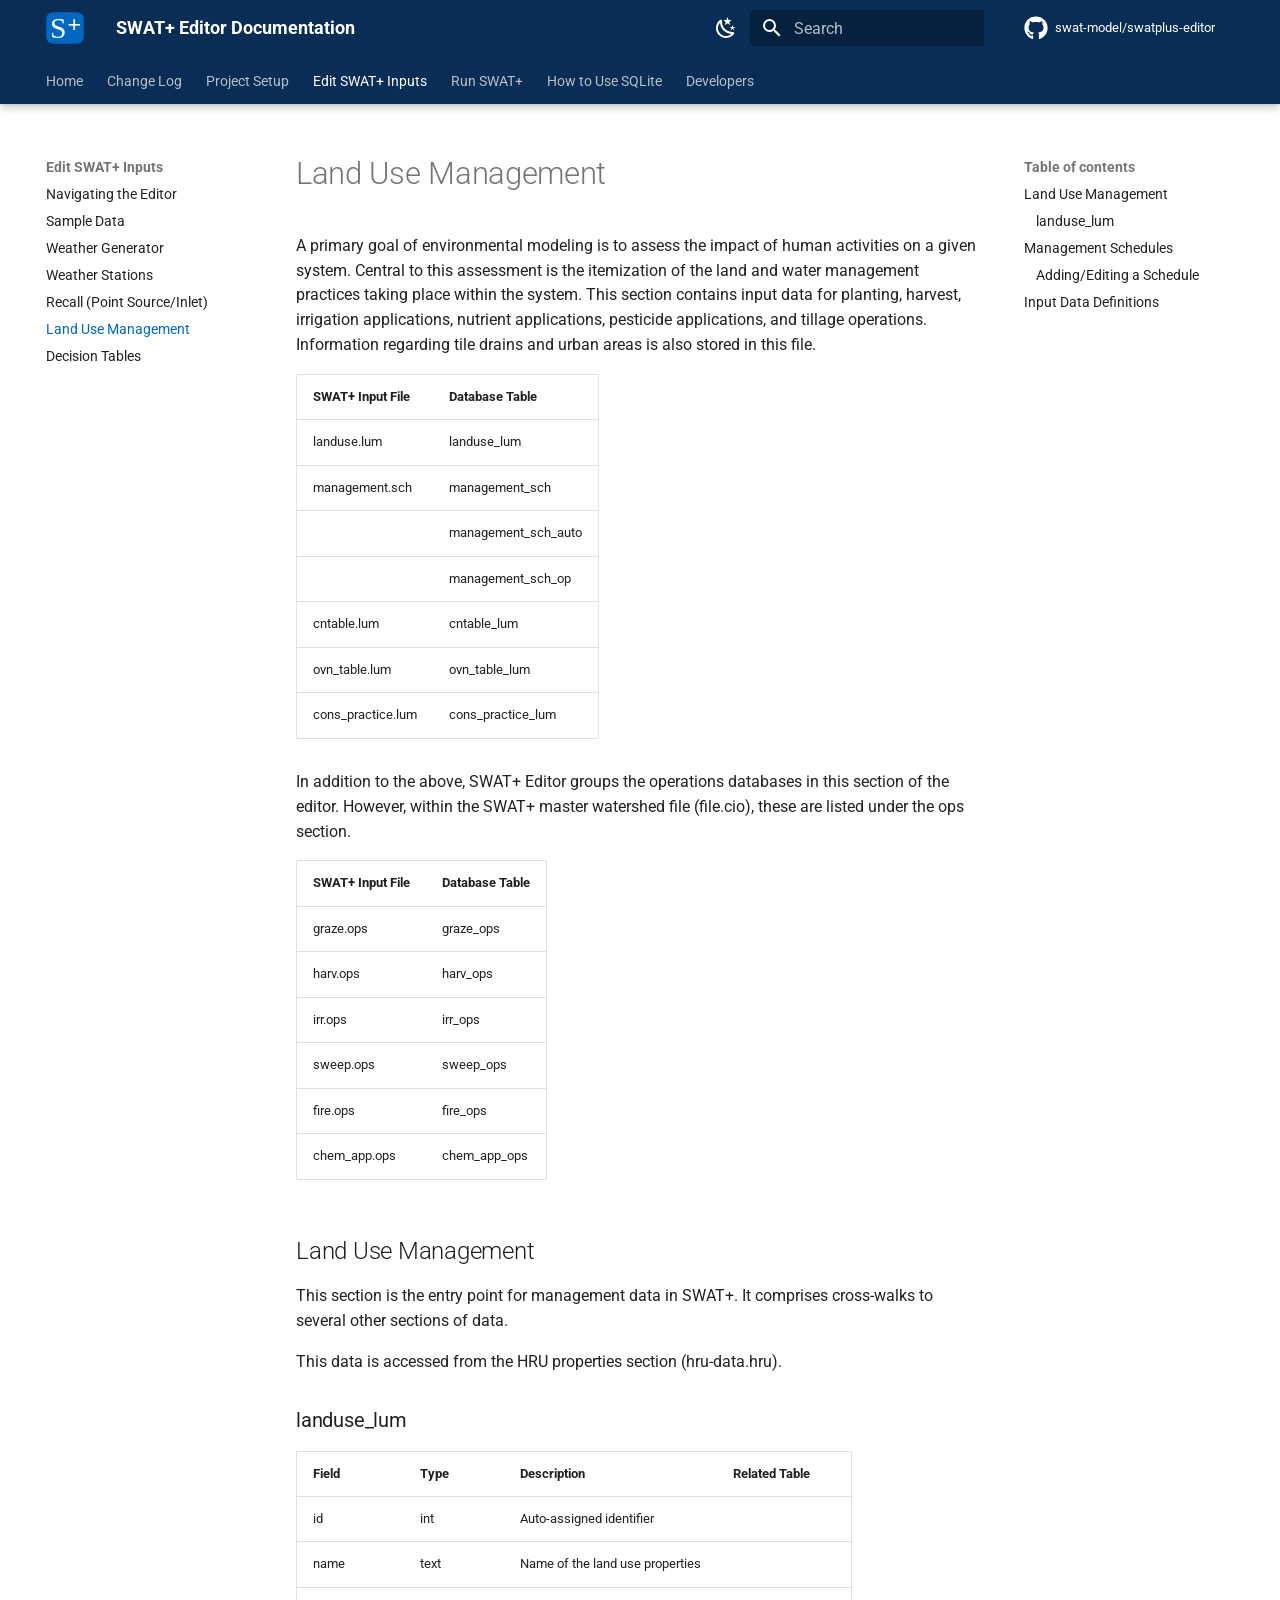
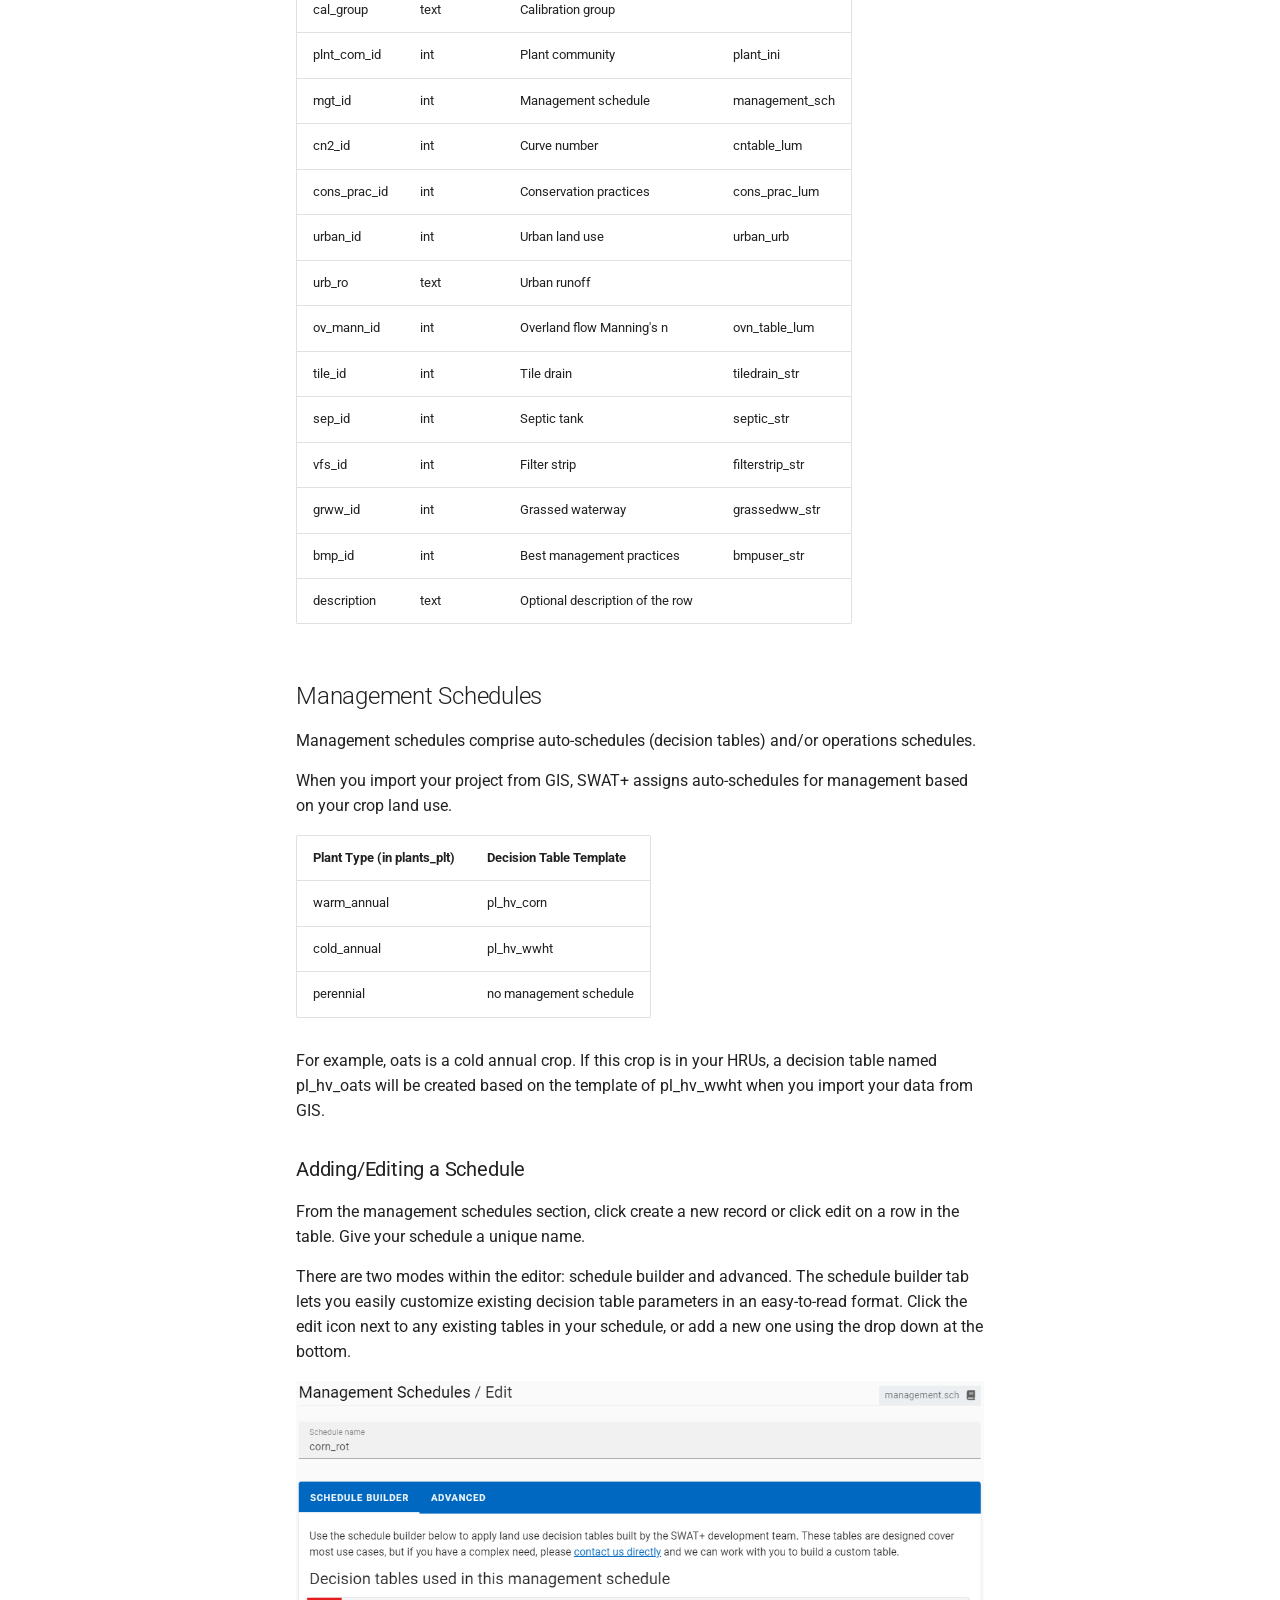
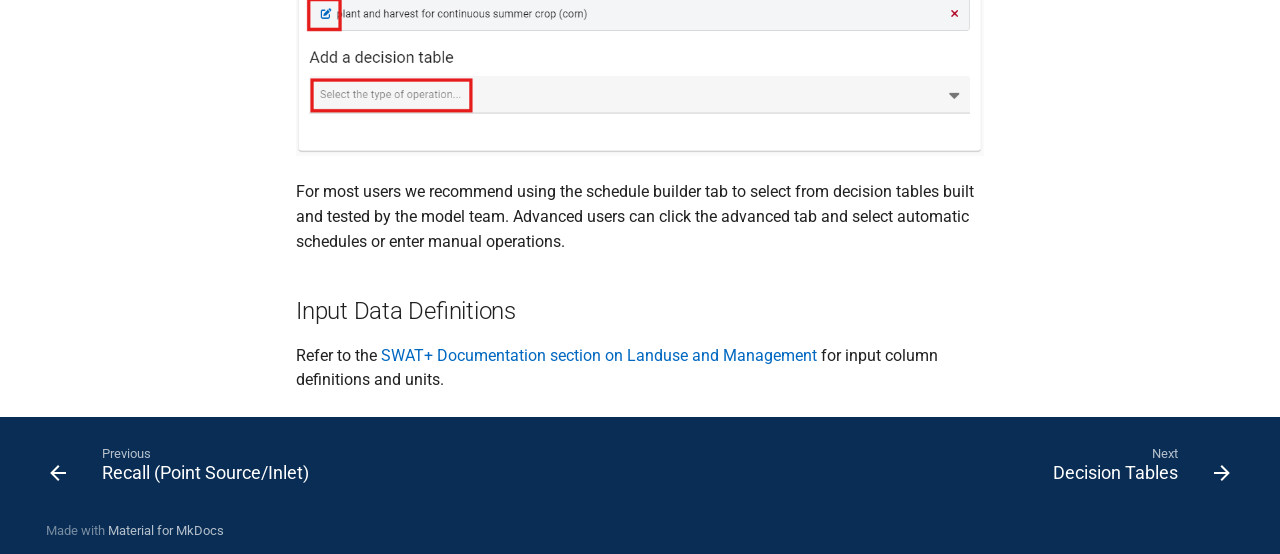
<file: edit-inputs/lum/index.html>
<!doctype html>
<html lang="en" class="no-js">
  <head>
    
      <meta charset="utf-8">
      <meta name="viewport" content="width=device-width,initial-scale=1">
      
        <meta name="description" content="Documentation for the SWAT+ Editor, and interface for editing SWAT+ model input files.">
      
      
      
        <link rel="canonical" href="https://swat-model.github.io/swatplus-editor-documentation/edit-inputs/lum/">
      
      
        <link rel="prev" href="../recall/">
      
      
        <link rel="next" href="../decision-tables/">
      
      
        
      
      
      <link rel="icon" href="../../assets/favicon.ico">
      <meta name="generator" content="mkdocs-1.6.1, mkdocs-material-9.7.7">
    
    
      
        <title>Land Use Management - SWAT+ Editor Documentation</title>
      
    
    
      <link rel="stylesheet" href="../../assets/stylesheets/main.ec1eaa64.min.css">
      
        
        <link rel="stylesheet" href="../../assets/stylesheets/palette.ab4e12ef.min.css">
      
      


    
    
      
    
    
      
        
        
        <link rel="preconnect" href="https://fonts.gstatic.com" crossorigin>
        <link rel="stylesheet" href="https://fonts.googleapis.com/css?family=Roboto:300,300i,400,400i,700,700i%7CRoboto+Mono:400,400i,700,700i&display=fallback">
        <style>:root{--md-text-font:"Roboto";--md-code-font:"Roboto Mono"}</style>
      
    
    
      <link rel="stylesheet" href="../../assets/extra.css">
    
    <script>__md_scope=new URL("../..",location),__md_hash=e=>[...e].reduce(((e,_)=>(e<<5)-e+_.charCodeAt(0)),0),__md_get=(e,_=localStorage,t=__md_scope)=>JSON.parse(_.getItem(t.pathname+"."+e)),__md_set=(e,_,t=localStorage,a=__md_scope)=>{try{t.setItem(a.pathname+"."+e,JSON.stringify(_))}catch(e){}}</script>
    
      

    
    
  </head>
  
  
    
    
      
    
    
    
    
    <body dir="ltr" data-md-color-scheme="default" data-md-color-primary="custom" data-md-color-accent="custom">
  
    
    <input class="md-toggle" data-md-toggle="drawer" type="checkbox" id="__drawer" autocomplete="off">
    <input class="md-toggle" data-md-toggle="search" type="checkbox" id="__search" autocomplete="off">
    <label class="md-overlay" for="__drawer"></label>
    <div data-md-component="skip">
      
        
        <a href="#land-use-management" class="md-skip">
          Skip to content
        </a>
      
    </div>
    <div data-md-component="announce">
      
    </div>
    
    
      

  

<header class="md-header md-header--shadow md-header--lifted" data-md-component="header">
  <nav class="md-header__inner md-grid" aria-label="Header">
    <a href="../.." title="SWAT+ Editor Documentation" class="md-header__button md-logo" aria-label="SWAT+ Editor Documentation" data-md-component="logo">
      
  <img src="../../assets/splus.svg" alt="logo">

    </a>
    <label class="md-header__button md-icon" for="__drawer">
      
      <svg xmlns="http://www.w3.org/2000/svg" viewBox="0 0 24 24"><path d="M3 6h18v2H3zm0 5h18v2H3zm0 5h18v2H3z"/></svg>
    </label>
    <div class="md-header__title" data-md-component="header-title">
      <div class="md-header__ellipsis">
        <div class="md-header__topic">
          <span class="md-ellipsis">
            SWAT+ Editor Documentation
          </span>
        </div>
        <div class="md-header__topic" data-md-component="header-topic">
          <span class="md-ellipsis">
            
              Land Use Management
            
          </span>
        </div>
      </div>
    </div>
    
      
        <form class="md-header__option" data-md-component="palette">
  
    
    
    
    <input class="md-option" data-md-color-media="(prefers-color-scheme: light)" data-md-color-scheme="default" data-md-color-primary="custom" data-md-color-accent="custom"  aria-label="Switch to dark mode"  type="radio" name="__palette" id="__palette_0">
    
      <label class="md-header__button md-icon" title="Switch to dark mode" for="__palette_1" hidden>
        <svg xmlns="http://www.w3.org/2000/svg" viewBox="0 0 24 24"><path d="m17.75 4.09-2.53 1.94.91 3.06-2.63-1.81-2.63 1.81.91-3.06-2.53-1.94L12.44 4l1.06-3 1.06 3zm3.5 6.91-1.64 1.25.59 1.98-1.7-1.17-1.7 1.17.59-1.98L15.75 11l2.06-.05L18.5 9l.69 1.95zm-2.28 4.95c.83-.08 1.72 1.1 1.19 1.85-.32.45-.66.87-1.08 1.27C15.17 23 8.84 23 4.94 19.07c-3.91-3.9-3.91-10.24 0-14.14.4-.4.82-.76 1.27-1.08.75-.53 1.93.36 1.85 1.19-.27 2.86.69 5.83 2.89 8.02a9.96 9.96 0 0 0 8.02 2.89m-1.64 2.02a12.08 12.08 0 0 1-7.8-3.47c-2.17-2.19-3.33-5-3.49-7.82-2.81 3.14-2.7 7.96.31 10.98 3.02 3.01 7.84 3.12 10.98.31"/></svg>
      </label>
    
  
    
    
    
    <input class="md-option" data-md-color-media="(prefers-color-scheme: dark)" data-md-color-scheme="slate" data-md-color-primary="custom" data-md-color-accent="custom"  aria-label="Switch to light mode"  type="radio" name="__palette" id="__palette_1">
    
      <label class="md-header__button md-icon" title="Switch to light mode" for="__palette_0" hidden>
        <svg xmlns="http://www.w3.org/2000/svg" viewBox="0 0 24 24"><path d="M12 7a5 5 0 0 1 5 5 5 5 0 0 1-5 5 5 5 0 0 1-5-5 5 5 0 0 1 5-5m0 2a3 3 0 0 0-3 3 3 3 0 0 0 3 3 3 3 0 0 0 3-3 3 3 0 0 0-3-3m0-7 2.39 3.42C13.65 5.15 12.84 5 12 5s-1.65.15-2.39.42zM3.34 7l4.16-.35A7.2 7.2 0 0 0 5.94 8.5c-.44.74-.69 1.5-.83 2.29zm.02 10 1.76-3.77a7.131 7.131 0 0 0 2.38 4.14zM20.65 7l-1.77 3.79a7.02 7.02 0 0 0-2.38-4.15zm-.01 10-4.14.36c.59-.51 1.12-1.14 1.54-1.86.42-.73.69-1.5.83-2.29zM12 22l-2.41-3.44c.74.27 1.55.44 2.41.44.82 0 1.63-.17 2.37-.44z"/></svg>
      </label>
    
  
</form>
      
    
    
      <script>var palette=__md_get("__palette");if(palette&&palette.color){if("(prefers-color-scheme)"===palette.color.media){var media=matchMedia("(prefers-color-scheme: light)"),input=document.querySelector(media.matches?"[data-md-color-media='(prefers-color-scheme: light)']":"[data-md-color-media='(prefers-color-scheme: dark)']");palette.color.media=input.getAttribute("data-md-color-media"),palette.color.scheme=input.getAttribute("data-md-color-scheme"),palette.color.primary=input.getAttribute("data-md-color-primary"),palette.color.accent=input.getAttribute("data-md-color-accent")}for(var[key,value]of Object.entries(palette.color))document.body.setAttribute("data-md-color-"+key,value)}</script>
    
    
    
      
      
        <label class="md-header__button md-icon" for="__search">
          
          <svg xmlns="http://www.w3.org/2000/svg" viewBox="0 0 24 24"><path d="M9.5 3A6.5 6.5 0 0 1 16 9.5c0 1.61-.59 3.09-1.56 4.23l.27.27h.79l5 5-1.5 1.5-5-5v-.79l-.27-.27A6.52 6.52 0 0 1 9.5 16 6.5 6.5 0 0 1 3 9.5 6.5 6.5 0 0 1 9.5 3m0 2C7 5 5 7 5 9.5S7 14 9.5 14 14 12 14 9.5 12 5 9.5 5"/></svg>
        </label>
        <div class="md-search" data-md-component="search" role="dialog">
  <label class="md-search__overlay" for="__search"></label>
  <div class="md-search__inner" role="search">
    <form class="md-search__form" name="search">
      <input type="text" class="md-search__input" name="query" aria-label="Search" placeholder="Search" autocapitalize="off" autocorrect="off" autocomplete="off" spellcheck="false" data-md-component="search-query" required>
      <label class="md-search__icon md-icon" for="__search">
        
        <svg xmlns="http://www.w3.org/2000/svg" viewBox="0 0 24 24"><path d="M9.5 3A6.5 6.5 0 0 1 16 9.5c0 1.61-.59 3.09-1.56 4.23l.27.27h.79l5 5-1.5 1.5-5-5v-.79l-.27-.27A6.52 6.52 0 0 1 9.5 16 6.5 6.5 0 0 1 3 9.5 6.5 6.5 0 0 1 9.5 3m0 2C7 5 5 7 5 9.5S7 14 9.5 14 14 12 14 9.5 12 5 9.5 5"/></svg>
        
        <svg xmlns="http://www.w3.org/2000/svg" viewBox="0 0 24 24"><path d="M20 11v2H8l5.5 5.5-1.42 1.42L4.16 12l7.92-7.92L13.5 5.5 8 11z"/></svg>
      </label>
      <nav class="md-search__options" aria-label="Search">
        
        <button type="reset" class="md-search__icon md-icon" title="Clear" aria-label="Clear" tabindex="-1">
          
          <svg xmlns="http://www.w3.org/2000/svg" viewBox="0 0 24 24"><path d="M19 6.41 17.59 5 12 10.59 6.41 5 5 6.41 10.59 12 5 17.59 6.41 19 12 13.41 17.59 19 19 17.59 13.41 12z"/></svg>
        </button>
      </nav>
      
    </form>
    <div class="md-search__output">
      <div class="md-search__scrollwrap" tabindex="0" data-md-scrollfix>
        <div class="md-search-result" data-md-component="search-result">
          <div class="md-search-result__meta">
            Initializing search
          </div>
          <ol class="md-search-result__list" role="presentation"></ol>
        </div>
      </div>
    </div>
  </div>
</div>
      
    
    
      <div class="md-header__source">
        <a href="https://github.com/swat-model/swatplus-editor" title="Go to repository" class="md-source" data-md-component="source">
  <div class="md-source__icon md-icon">
    
    <svg xmlns="http://www.w3.org/2000/svg" viewBox="0 0 512 512"><!--! Font Awesome Free 7.1.0 by @fontawesome - https://fontawesome.com License - https://fontawesome.com/license/free (Icons: CC BY 4.0, Fonts: SIL OFL 1.1, Code: MIT License) Copyright 2025 Fonticons, Inc.--><path d="M173.9 397.4c0 2-2.3 3.6-5.2 3.6-3.3.3-5.6-1.3-5.6-3.6 0-2 2.3-3.6 5.2-3.6 3-.3 5.6 1.3 5.6 3.6m-31.1-4.5c-.7 2 1.3 4.3 4.3 4.9 2.6 1 5.6 0 6.2-2s-1.3-4.3-4.3-5.2c-2.6-.7-5.5.3-6.2 2.3m44.2-1.7c-2.9.7-4.9 2.6-4.6 4.9.3 2 2.9 3.3 5.9 2.6 2.9-.7 4.9-2.6 4.6-4.6-.3-1.9-3-3.2-5.9-2.9M252.8 8C114.1 8 8 113.3 8 252c0 110.9 69.8 205.8 169.5 239.2 12.8 2.3 17.3-5.6 17.3-12.1 0-6.2-.3-40.4-.3-61.4 0 0-70 15-84.7-29.8 0 0-11.4-29.1-27.8-36.6 0 0-22.9-15.7 1.6-15.4 0 0 24.9 2 38.6 25.8 21.9 38.6 58.6 27.5 72.9 20.9 2.3-16 8.8-27.1 16-33.7-55.9-6.2-112.3-14.3-112.3-110.5 0-27.5 7.6-41.3 23.6-58.9-2.6-6.5-11.1-33.3 2.6-67.9 20.9-6.5 69 27 69 27 20-5.6 41.5-8.5 62.8-8.5s42.8 2.9 62.8 8.5c0 0 48.1-33.6 69-27 13.7 34.7 5.2 61.4 2.6 67.9 16 17.7 25.8 31.5 25.8 58.9 0 96.5-58.9 104.2-114.8 110.5 9.2 7.9 17 22.9 17 46.4 0 33.7-.3 75.4-.3 83.6 0 6.5 4.6 14.4 17.3 12.1C436.2 457.8 504 362.9 504 252 504 113.3 391.5 8 252.8 8M105.2 352.9c-1.3 1-1 3.3.7 5.2 1.6 1.6 3.9 2.3 5.2 1 1.3-1 1-3.3-.7-5.2-1.6-1.6-3.9-2.3-5.2-1m-10.8-8.1c-.7 1.3.3 2.9 2.3 3.9 1.6 1 3.6.7 4.3-.7.7-1.3-.3-2.9-2.3-3.9-2-.6-3.6-.3-4.3.7m32.4 35.6c-1.6 1.3-1 4.3 1.3 6.2 2.3 2.3 5.2 2.6 6.5 1 1.3-1.3.7-4.3-1.3-6.2-2.2-2.3-5.2-2.6-6.5-1m-11.4-14.7c-1.6 1-1.6 3.6 0 5.9s4.3 3.3 5.6 2.3c1.6-1.3 1.6-3.9 0-6.2-1.4-2.3-4-3.3-5.6-2"/></svg>
  </div>
  <div class="md-source__repository">
    swat-model/swatplus-editor
  </div>
</a>
      </div>
    
  </nav>
  
    
      
<nav class="md-tabs" aria-label="Tabs" data-md-component="tabs">
  <div class="md-grid">
    <ul class="md-tabs__list">
      
        
  
  
  
  
    <li class="md-tabs__item">
      <a href="../.." class="md-tabs__link">
        
  
  
    
  
  Home

      </a>
    </li>
  

      
        
  
  
  
  
    <li class="md-tabs__item">
      <a href="../../changelog/" class="md-tabs__link">
        
  
  
    
  
  Change Log

      </a>
    </li>
  

      
        
  
  
  
  
    <li class="md-tabs__item">
      <a href="../../project-setup/" class="md-tabs__link">
        
  
  
    
  
  Project Setup

      </a>
    </li>
  

      
        
  
  
  
    
  
  
    
    
      <li class="md-tabs__item md-tabs__item--active">
        <a href="../" class="md-tabs__link">
          
  
  
  Edit SWAT+ Inputs

        </a>
      </li>
    
  

      
        
  
  
  
  
    <li class="md-tabs__item">
      <a href="../../run/" class="md-tabs__link">
        
  
  
    
  
  Run SWAT+

      </a>
    </li>
  

      
        
  
  
  
  
    <li class="md-tabs__item">
      <a href="../../sqlite/" class="md-tabs__link">
        
  
  
    
  
  How to Use SQLite

      </a>
    </li>
  

      
        
  
  
  
  
    
    
      <li class="md-tabs__item">
        <a href="../../developers/" class="md-tabs__link">
          
  
  
  Developers

        </a>
      </li>
    
  

      
    </ul>
  </div>
</nav>
    
  
</header>
    
    <div class="md-container" data-md-component="container">
      
      
        
      
      <main class="md-main" data-md-component="main">
        <div class="md-main__inner md-grid">
          
            
              
              <div class="md-sidebar md-sidebar--primary" data-md-component="sidebar" data-md-type="navigation" >
                <div class="md-sidebar__scrollwrap">
                  <div class="md-sidebar__inner">
                    


  


<nav class="md-nav md-nav--primary md-nav--lifted" aria-label="Navigation" data-md-level="0">
  <label class="md-nav__title" for="__drawer">
    <a href="../.." title="SWAT+ Editor Documentation" class="md-nav__button md-logo" aria-label="SWAT+ Editor Documentation" data-md-component="logo">
      
  <img src="../../assets/splus.svg" alt="logo">

    </a>
    SWAT+ Editor Documentation
  </label>
  
    <div class="md-nav__source">
      <a href="https://github.com/swat-model/swatplus-editor" title="Go to repository" class="md-source" data-md-component="source">
  <div class="md-source__icon md-icon">
    
    <svg xmlns="http://www.w3.org/2000/svg" viewBox="0 0 512 512"><!--! Font Awesome Free 7.1.0 by @fontawesome - https://fontawesome.com License - https://fontawesome.com/license/free (Icons: CC BY 4.0, Fonts: SIL OFL 1.1, Code: MIT License) Copyright 2025 Fonticons, Inc.--><path d="M173.9 397.4c0 2-2.3 3.6-5.2 3.6-3.3.3-5.6-1.3-5.6-3.6 0-2 2.3-3.6 5.2-3.6 3-.3 5.6 1.3 5.6 3.6m-31.1-4.5c-.7 2 1.3 4.3 4.3 4.9 2.6 1 5.6 0 6.2-2s-1.3-4.3-4.3-5.2c-2.6-.7-5.5.3-6.2 2.3m44.2-1.7c-2.9.7-4.9 2.6-4.6 4.9.3 2 2.9 3.3 5.9 2.6 2.9-.7 4.9-2.6 4.6-4.6-.3-1.9-3-3.2-5.9-2.9M252.8 8C114.1 8 8 113.3 8 252c0 110.9 69.8 205.8 169.5 239.2 12.8 2.3 17.3-5.6 17.3-12.1 0-6.2-.3-40.4-.3-61.4 0 0-70 15-84.7-29.8 0 0-11.4-29.1-27.8-36.6 0 0-22.9-15.7 1.6-15.4 0 0 24.9 2 38.6 25.8 21.9 38.6 58.6 27.5 72.9 20.9 2.3-16 8.8-27.1 16-33.7-55.9-6.2-112.3-14.3-112.3-110.5 0-27.5 7.6-41.3 23.6-58.9-2.6-6.5-11.1-33.3 2.6-67.9 20.9-6.5 69 27 69 27 20-5.6 41.5-8.5 62.8-8.5s42.8 2.9 62.8 8.5c0 0 48.1-33.6 69-27 13.7 34.7 5.2 61.4 2.6 67.9 16 17.7 25.8 31.5 25.8 58.9 0 96.5-58.9 104.2-114.8 110.5 9.2 7.9 17 22.9 17 46.4 0 33.7-.3 75.4-.3 83.6 0 6.5 4.6 14.4 17.3 12.1C436.2 457.8 504 362.9 504 252 504 113.3 391.5 8 252.8 8M105.2 352.9c-1.3 1-1 3.3.7 5.2 1.6 1.6 3.9 2.3 5.2 1 1.3-1 1-3.3-.7-5.2-1.6-1.6-3.9-2.3-5.2-1m-10.8-8.1c-.7 1.3.3 2.9 2.3 3.9 1.6 1 3.6.7 4.3-.7.7-1.3-.3-2.9-2.3-3.9-2-.6-3.6-.3-4.3.7m32.4 35.6c-1.6 1.3-1 4.3 1.3 6.2 2.3 2.3 5.2 2.6 6.5 1 1.3-1.3.7-4.3-1.3-6.2-2.2-2.3-5.2-2.6-6.5-1m-11.4-14.7c-1.6 1-1.6 3.6 0 5.9s4.3 3.3 5.6 2.3c1.6-1.3 1.6-3.9 0-6.2-1.4-2.3-4-3.3-5.6-2"/></svg>
  </div>
  <div class="md-source__repository">
    swat-model/swatplus-editor
  </div>
</a>
    </div>
  
  <ul class="md-nav__list" data-md-scrollfix>
    
      
      
  
  
  
  
    <li class="md-nav__item">
      <a href="../.." class="md-nav__link">
        
  
  
  <span class="md-ellipsis">
    
  
    Home
  

    
  </span>
  
  

      </a>
    </li>
  

    
      
      
  
  
  
  
    <li class="md-nav__item">
      <a href="../../changelog/" class="md-nav__link">
        
  
  
  <span class="md-ellipsis">
    
  
    Change Log
  

    
  </span>
  
  

      </a>
    </li>
  

    
      
      
  
  
  
  
    <li class="md-nav__item">
      <a href="../../project-setup/" class="md-nav__link">
        
  
  
  <span class="md-ellipsis">
    
  
    Project Setup
  

    
  </span>
  
  

      </a>
    </li>
  

    
      
      
  
  
    
  
  
  
    
    
    
    
      
        
        
      
      
    
    
    <li class="md-nav__item md-nav__item--active md-nav__item--section md-nav__item--nested">
      
        
        
        <input class="md-nav__toggle md-toggle " type="checkbox" id="__nav_4" checked>
        
          
          <label class="md-nav__link" for="__nav_4" id="__nav_4_label" tabindex="">
            
  
  
  <span class="md-ellipsis">
    
  
    Edit SWAT+ Inputs
  

    
  </span>
  
  

            <span class="md-nav__icon md-icon"></span>
          </label>
        
        <nav class="md-nav" data-md-level="1" aria-labelledby="__nav_4_label" aria-expanded="true">
          <label class="md-nav__title" for="__nav_4">
            <span class="md-nav__icon md-icon"></span>
            
  
    Edit SWAT+ Inputs
  

          </label>
          <ul class="md-nav__list" data-md-scrollfix>
            
              
                
  
  
  
  
    <li class="md-nav__item">
      <a href="../" class="md-nav__link">
        
  
  
  <span class="md-ellipsis">
    
  
    Navigating the Editor
  

    
  </span>
  
  

      </a>
    </li>
  

              
            
              
                
  
  
  
  
    <li class="md-nav__item">
      <a href="../sample-data/" class="md-nav__link">
        
  
  
  <span class="md-ellipsis">
    
  
    Sample Data
  

    
  </span>
  
  

      </a>
    </li>
  

              
            
              
                
  
  
  
  
    <li class="md-nav__item">
      <a href="../wgn/" class="md-nav__link">
        
  
  
  <span class="md-ellipsis">
    
  
    Weather Generator
  

    
  </span>
  
  

      </a>
    </li>
  

              
            
              
                
  
  
  
  
    <li class="md-nav__item">
      <a href="../weather/" class="md-nav__link">
        
  
  
  <span class="md-ellipsis">
    
  
    Weather Stations
  

    
  </span>
  
  

      </a>
    </li>
  

              
            
              
                
  
  
  
  
    <li class="md-nav__item">
      <a href="../recall/" class="md-nav__link">
        
  
  
  <span class="md-ellipsis">
    
  
    Recall (Point Source/Inlet)
  

    
  </span>
  
  

      </a>
    </li>
  

              
            
              
                
  
  
    
  
  
  
    <li class="md-nav__item md-nav__item--active">
      
      <input class="md-nav__toggle md-toggle" type="checkbox" id="__toc">
      
      
        
      
      
        <label class="md-nav__link md-nav__link--active" for="__toc">
          
  
  
  <span class="md-ellipsis">
    
  
    Land Use Management
  

    
  </span>
  
  

          <span class="md-nav__icon md-icon"></span>
        </label>
      
      <a href="./" class="md-nav__link md-nav__link--active">
        
  
  
  <span class="md-ellipsis">
    
  
    Land Use Management
  

    
  </span>
  
  

      </a>
      
        

<nav class="md-nav md-nav--secondary" aria-label="Table of contents">
  
  
  
    
  
  
    <label class="md-nav__title" for="__toc">
      <span class="md-nav__icon md-icon"></span>
      Table of contents
    </label>
    <ul class="md-nav__list" data-md-component="toc" data-md-scrollfix>
      
        <li class="md-nav__item">
  <a href="#land-use-management_1" class="md-nav__link">
    <span class="md-ellipsis">
      
        Land Use Management
      
    </span>
  </a>
  
    <nav class="md-nav" aria-label="Land Use Management">
      <ul class="md-nav__list">
        
          <li class="md-nav__item">
  <a href="#landuse_lum" class="md-nav__link">
    <span class="md-ellipsis">
      
        landuse_lum
      
    </span>
  </a>
  
</li>
        
      </ul>
    </nav>
  
</li>
      
        <li class="md-nav__item">
  <a href="#management-schedules" class="md-nav__link">
    <span class="md-ellipsis">
      
        Management Schedules
      
    </span>
  </a>
  
    <nav class="md-nav" aria-label="Management Schedules">
      <ul class="md-nav__list">
        
          <li class="md-nav__item">
  <a href="#addingediting-a-schedule" class="md-nav__link">
    <span class="md-ellipsis">
      
        Adding/Editing a Schedule
      
    </span>
  </a>
  
</li>
        
      </ul>
    </nav>
  
</li>
      
        <li class="md-nav__item">
  <a href="#input-data-definitions" class="md-nav__link">
    <span class="md-ellipsis">
      
        Input Data Definitions
      
    </span>
  </a>
  
</li>
      
    </ul>
  
</nav>
      
    </li>
  

              
            
              
                
  
  
  
  
    <li class="md-nav__item">
      <a href="../decision-tables/" class="md-nav__link">
        
  
  
  <span class="md-ellipsis">
    
  
    Decision Tables
  

    
  </span>
  
  

      </a>
    </li>
  

              
            
          </ul>
        </nav>
      
    </li>
  

    
      
      
  
  
  
  
    <li class="md-nav__item">
      <a href="../../run/" class="md-nav__link">
        
  
  
  <span class="md-ellipsis">
    
  
    Run SWAT+
  

    
  </span>
  
  

      </a>
    </li>
  

    
      
      
  
  
  
  
    <li class="md-nav__item">
      <a href="../../sqlite/" class="md-nav__link">
        
  
  
  <span class="md-ellipsis">
    
  
    How to Use SQLite
  

    
  </span>
  
  

      </a>
    </li>
  

    
      
      
  
  
  
  
    
    
    
    
      
      
    
    
    <li class="md-nav__item md-nav__item--nested">
      
        
        
        <input class="md-nav__toggle md-toggle " type="checkbox" id="__nav_7" >
        
          
          <label class="md-nav__link" for="__nav_7" id="__nav_7_label" tabindex="0">
            
  
  
  <span class="md-ellipsis">
    
  
    Developers
  

    
  </span>
  
  

            <span class="md-nav__icon md-icon"></span>
          </label>
        
        <nav class="md-nav" data-md-level="1" aria-labelledby="__nav_7_label" aria-expanded="false">
          <label class="md-nav__title" for="__nav_7">
            <span class="md-nav__icon md-icon"></span>
            
  
    Developers
  

          </label>
          <ul class="md-nav__list" data-md-scrollfix>
            
              
                
  
  
  
  
    <li class="md-nav__item">
      <a href="../../developers/" class="md-nav__link">
        
  
  
  <span class="md-ellipsis">
    
  
    Programmatic Access
  

    
  </span>
  
  

      </a>
    </li>
  

              
            
              
                
  
  
  
  
    <li class="md-nav__item">
      <a href="../../developers/code-structure/" class="md-nav__link">
        
  
  
  <span class="md-ellipsis">
    
  
    Code Structure
  

    
  </span>
  
  

      </a>
    </li>
  

              
            
          </ul>
        </nav>
      
    </li>
  

    
  </ul>
</nav>
                  </div>
                </div>
              </div>
            
            
              
              <div class="md-sidebar md-sidebar--secondary" data-md-component="sidebar" data-md-type="toc" >
                <div class="md-sidebar__scrollwrap">
                  <div class="md-sidebar__inner">
                    

<nav class="md-nav md-nav--secondary" aria-label="Table of contents">
  
  
  
    
  
  
    <label class="md-nav__title" for="__toc">
      <span class="md-nav__icon md-icon"></span>
      Table of contents
    </label>
    <ul class="md-nav__list" data-md-component="toc" data-md-scrollfix>
      
        <li class="md-nav__item">
  <a href="#land-use-management_1" class="md-nav__link">
    <span class="md-ellipsis">
      
        Land Use Management
      
    </span>
  </a>
  
    <nav class="md-nav" aria-label="Land Use Management">
      <ul class="md-nav__list">
        
          <li class="md-nav__item">
  <a href="#landuse_lum" class="md-nav__link">
    <span class="md-ellipsis">
      
        landuse_lum
      
    </span>
  </a>
  
</li>
        
      </ul>
    </nav>
  
</li>
      
        <li class="md-nav__item">
  <a href="#management-schedules" class="md-nav__link">
    <span class="md-ellipsis">
      
        Management Schedules
      
    </span>
  </a>
  
    <nav class="md-nav" aria-label="Management Schedules">
      <ul class="md-nav__list">
        
          <li class="md-nav__item">
  <a href="#addingediting-a-schedule" class="md-nav__link">
    <span class="md-ellipsis">
      
        Adding/Editing a Schedule
      
    </span>
  </a>
  
</li>
        
      </ul>
    </nav>
  
</li>
      
        <li class="md-nav__item">
  <a href="#input-data-definitions" class="md-nav__link">
    <span class="md-ellipsis">
      
        Input Data Definitions
      
    </span>
  </a>
  
</li>
      
    </ul>
  
</nav>
                  </div>
                </div>
              </div>
            
          
          
            <div class="md-content" data-md-component="content">
              
              <article class="md-content__inner md-typeset">
                
                  


  
  


<h1 id="land-use-management">Land Use Management</h1>
<p>A primary goal of environmental modeling is to assess the impact of human activities on a given system. Central to this assessment is the itemization of the land and water management practices taking place within the system. This section contains input data for planting, harvest, irrigation applications, nutrient applications, pesticide applications, and tillage operations. Information regarding tile drains and urban areas is also stored in this file.</p>
<table>
<thead>
<tr>
<th>SWAT+ Input File</th>
<th>Database Table</th>
</tr>
</thead>
<tbody>
<tr>
<td>landuse.lum</td>
<td>landuse_lum</td>
</tr>
<tr>
<td>management.sch</td>
<td>management_sch</td>
</tr>
<tr>
<td></td>
<td>management_sch_auto</td>
</tr>
<tr>
<td></td>
<td>management_sch_op</td>
</tr>
<tr>
<td>cntable.lum</td>
<td>cntable_lum</td>
</tr>
<tr>
<td>ovn_table.lum</td>
<td>ovn_table_lum</td>
</tr>
<tr>
<td>cons_practice.lum</td>
<td>cons_practice_lum</td>
</tr>
</tbody>
</table>
<p>In addition to the above, SWAT+ Editor groups the operations databases in this section of the editor. However, within the SWAT+ master watershed file (file.cio), these are listed under the ops section.</p>
<table>
<thead>
<tr>
<th>SWAT+ Input File</th>
<th>Database Table</th>
</tr>
</thead>
<tbody>
<tr>
<td>graze.ops</td>
<td>graze_ops</td>
</tr>
<tr>
<td>harv.ops</td>
<td>harv_ops</td>
</tr>
<tr>
<td>irr.ops</td>
<td>irr_ops</td>
</tr>
<tr>
<td>sweep.ops</td>
<td>sweep_ops</td>
</tr>
<tr>
<td>fire.ops</td>
<td>fire_ops</td>
</tr>
<tr>
<td>chem_app.ops</td>
<td>chem_app_ops</td>
</tr>
</tbody>
</table>
<h2 id="land-use-management_1">Land Use Management</h2>
<p>This section is the entry point for management data in SWAT+. It comprises cross-walks to several other sections of data.</p>
<p>This data is accessed from the HRU properties section (hru-data.hru).</p>
<h3 id="landuse_lum">landuse_lum</h3>
<table>
<thead>
<tr>
<th>Field</th>
<th>Type</th>
<th>Description</th>
<th>Related Table</th>
</tr>
</thead>
<tbody>
<tr>
<td>id</td>
<td>int</td>
<td>Auto-assigned identifier</td>
<td></td>
</tr>
<tr>
<td>name</td>
<td>text</td>
<td>Name of the land use properties</td>
<td></td>
</tr>
<tr>
<td>cal_group</td>
<td>text</td>
<td>Calibration group</td>
<td></td>
</tr>
<tr>
<td>plnt_com_id</td>
<td>int</td>
<td>Plant community</td>
<td>plant_ini</td>
</tr>
<tr>
<td>mgt_id</td>
<td>int</td>
<td>Management schedule</td>
<td>management_sch</td>
</tr>
<tr>
<td>cn2_id</td>
<td>int</td>
<td>Curve number</td>
<td>cntable_lum</td>
</tr>
<tr>
<td>cons_prac_id</td>
<td>int</td>
<td>Conservation practices</td>
<td>cons_prac_lum</td>
</tr>
<tr>
<td>urban_id</td>
<td>int</td>
<td>Urban land use</td>
<td>urban_urb</td>
</tr>
<tr>
<td>urb_ro</td>
<td>text</td>
<td>Urban runoff</td>
<td></td>
</tr>
<tr>
<td>ov_mann_id</td>
<td>int</td>
<td>Overland flow Manning's n</td>
<td>ovn_table_lum</td>
</tr>
<tr>
<td>tile_id</td>
<td>int</td>
<td>Tile drain</td>
<td>tiledrain_str</td>
</tr>
<tr>
<td>sep_id</td>
<td>int</td>
<td>Septic tank</td>
<td>septic_str</td>
</tr>
<tr>
<td>vfs_id</td>
<td>int</td>
<td>Filter strip</td>
<td>filterstrip_str</td>
</tr>
<tr>
<td>grww_id</td>
<td>int</td>
<td>Grassed waterway</td>
<td>grassedww_str</td>
</tr>
<tr>
<td>bmp_id</td>
<td>int</td>
<td>Best management practices</td>
<td>bmpuser_str</td>
</tr>
<tr>
<td>description</td>
<td>text</td>
<td>Optional description of the row</td>
<td></td>
</tr>
</tbody>
</table>
<h2 id="management-schedules">Management Schedules</h2>
<p>Management schedules comprise auto-schedules (decision tables) and/or operations schedules.</p>
<p>When you import your project from GIS, SWAT+ assigns auto-schedules for management based on your crop land use.</p>
<table>
<thead>
<tr>
<th>Plant Type (in plants_plt)</th>
<th>Decision Table Template</th>
</tr>
</thead>
<tbody>
<tr>
<td>warm_annual</td>
<td>pl_hv_corn</td>
</tr>
<tr>
<td>cold_annual</td>
<td>pl_hv_wwht</td>
</tr>
<tr>
<td>perennial</td>
<td>no management schedule</td>
</tr>
</tbody>
</table>
<p>For example, oats is a cold annual crop. If this crop is in your HRUs, a decision table named pl_hv_oats will be created based on the template of pl_hv_wwht when you import your data from GIS.</p>
<h3 id="addingediting-a-schedule">Adding/Editing a Schedule</h3>
<p>From the management schedules section, click create a new record or click edit on a row in the table. Give your schedule a unique name.</p>
<p>There are two modes within the editor: schedule builder and advanced. The schedule builder tab lets you easily customize existing decision table parameters in an easy-to-read format. Click the edit icon next to any existing tables in your schedule, or add a new one using the drop down at the bottom.</p>
<p><img alt="Screenshot of management schedule builder wizard" src="../../assets/edit-inputs/spe_lum_schedule_builder.png" /></p>
<p>For most users we recommend using the schedule builder tab to select from decision tables built and tested by the model team. Advanced users can click the advanced tab and select automatic schedules or enter manual operations.</p>
<h2 id="input-data-definitions">Input Data Definitions</h2>
<p>Refer to the <a href="https://swatplus.gitbook.io/io-docs/introduction-1/landuse-and-management" target="_blank">SWAT+ Documentation section on Landuse and Management</a> for input column definitions and units. </p>












                
              </article>
            </div>
          
          
<script>var target=document.getElementById(location.hash.slice(1));target&&target.name&&(target.checked=target.name.startsWith("__tabbed_"))</script>
        </div>
        
          <button type="button" class="md-top md-icon" data-md-component="top" hidden>
  
  <svg xmlns="http://www.w3.org/2000/svg" viewBox="0 0 24 24"><path d="M13 20h-2V8l-5.5 5.5-1.42-1.42L12 4.16l7.92 7.92-1.42 1.42L13 8z"/></svg>
  Back to top
</button>
        
      </main>
      
        <footer class="md-footer">
  
    
      
      <nav class="md-footer__inner md-grid" aria-label="Footer" >
        
          
          <a href="../recall/" class="md-footer__link md-footer__link--prev" aria-label="Previous: Recall (Point Source/Inlet)">
            <div class="md-footer__button md-icon">
              
              <svg xmlns="http://www.w3.org/2000/svg" viewBox="0 0 24 24"><path d="M20 11v2H8l5.5 5.5-1.42 1.42L4.16 12l7.92-7.92L13.5 5.5 8 11z"/></svg>
            </div>
            <div class="md-footer__title">
              <span class="md-footer__direction">
                Previous
              </span>
              <div class="md-ellipsis">
                Recall (Point Source/Inlet)
              </div>
            </div>
          </a>
        
        
          
          <a href="../decision-tables/" class="md-footer__link md-footer__link--next" aria-label="Next: Decision Tables">
            <div class="md-footer__title">
              <span class="md-footer__direction">
                Next
              </span>
              <div class="md-ellipsis">
                Decision Tables
              </div>
            </div>
            <div class="md-footer__button md-icon">
              
              <svg xmlns="http://www.w3.org/2000/svg" viewBox="0 0 24 24"><path d="M4 11v2h12l-5.5 5.5 1.42 1.42L19.84 12l-7.92-7.92L10.5 5.5 16 11z"/></svg>
            </div>
          </a>
        
      </nav>
    
  
  <div class="md-footer-meta md-typeset">
    <div class="md-footer-meta__inner md-grid">
      <div class="md-copyright">
  
  
    Made with
    <a href="https://squidfunk.github.io/mkdocs-material/" target="_blank" rel="noopener">
      Material for MkDocs
    </a>
  
</div>
      
    </div>
  </div>
</footer>
      
    </div>
    <div class="md-dialog" data-md-component="dialog">
      <div class="md-dialog__inner md-typeset"></div>
    </div>
    
    
    
      
      
      <script id="__config" type="application/json">{"annotate": null, "base": "../..", "features": ["navigation.tabs", "navigation.tabs.sticky", "navigation.top", "navigation.footer"], "search": "../../assets/javascripts/workers/search.2c215733.min.js", "tags": null, "translations": {"clipboard.copied": "Copied to clipboard", "clipboard.copy": "Copy to clipboard", "search.result.more.one": "1 more on this page", "search.result.more.other": "# more on this page", "search.result.none": "No matching documents", "search.result.one": "1 matching document", "search.result.other": "# matching documents", "search.result.placeholder": "Type to start searching", "search.result.term.missing": "Missing", "select.version": "Select version"}, "version": null}</script>
    
    
      <script src="../../assets/javascripts/bundle.d7400e89.min.js"></script>
      
    
  </body>
</html>
</file>
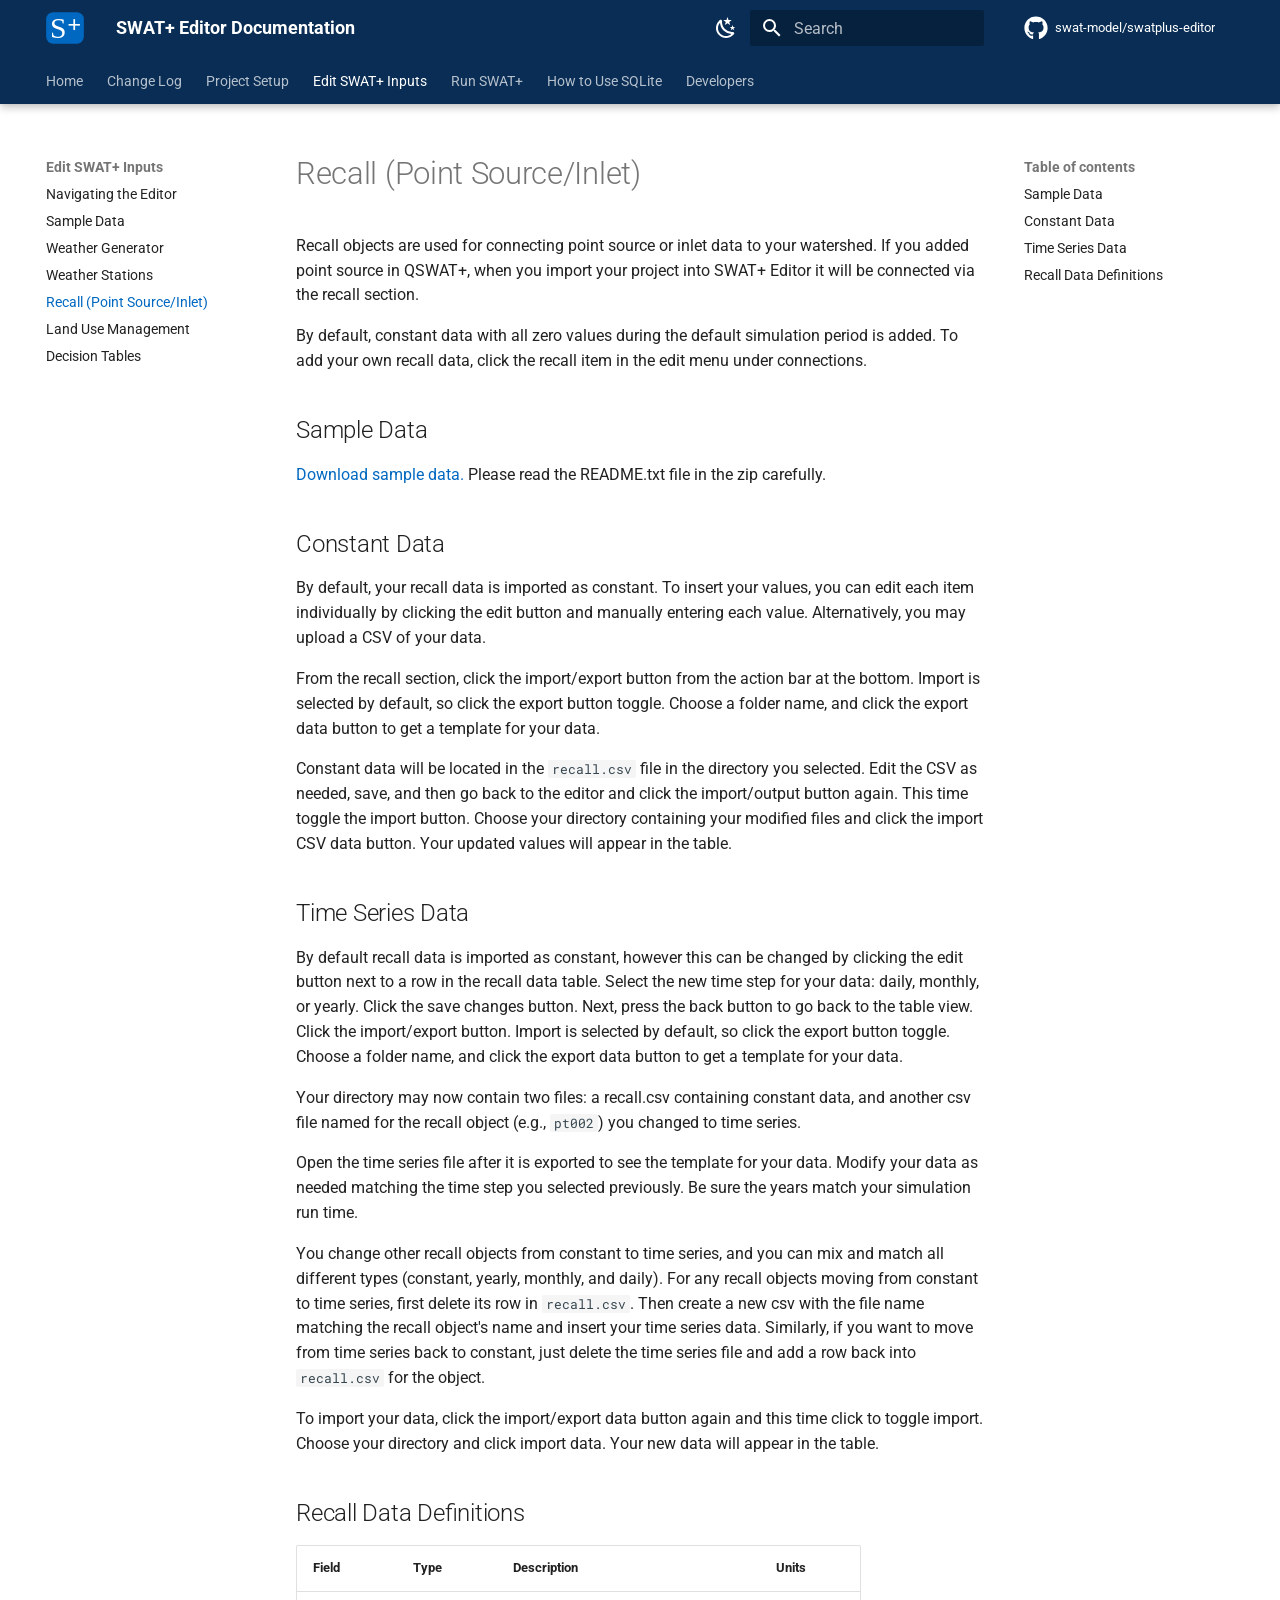
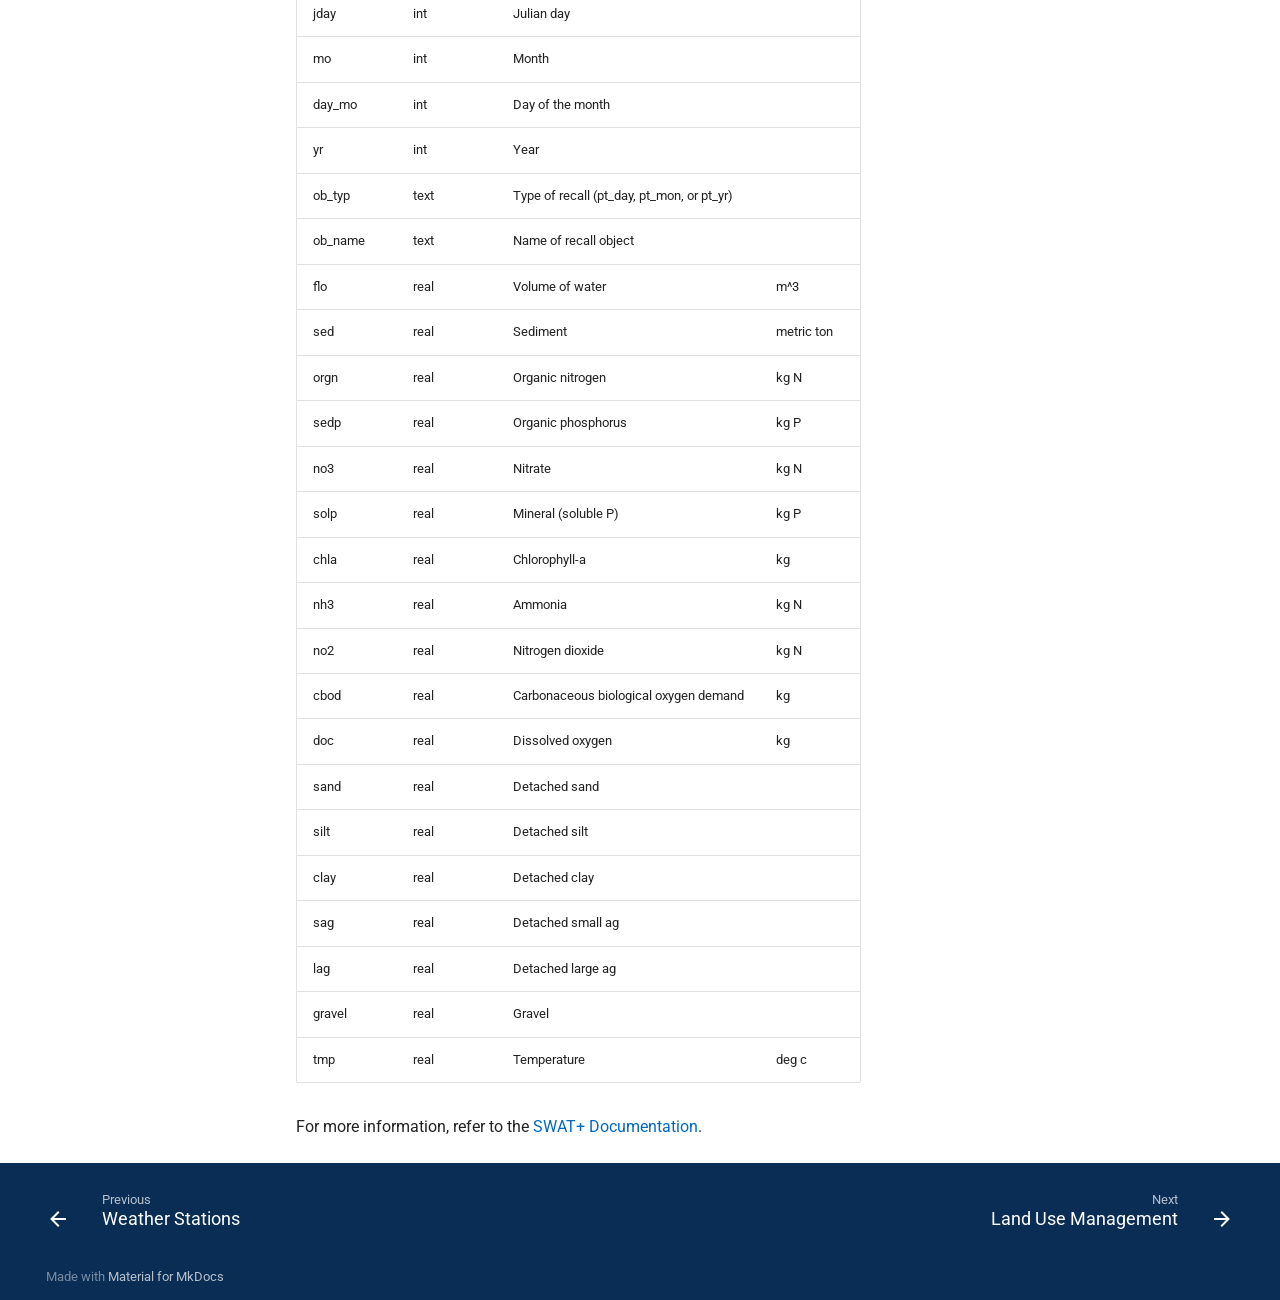
<file: edit-inputs/recall/index.html>
<!doctype html>
<html lang="en" class="no-js">
  <head>
    
      <meta charset="utf-8">
      <meta name="viewport" content="width=device-width,initial-scale=1">
      
        <meta name="description" content="Documentation for the SWAT+ Editor, and interface for editing SWAT+ model input files.">
      
      
      
        <link rel="canonical" href="https://swat-model.github.io/swatplus-editor-documentation/edit-inputs/recall/">
      
      
        <link rel="prev" href="../weather/">
      
      
        <link rel="next" href="../lum/">
      
      
        
      
      
      <link rel="icon" href="../../assets/favicon.ico">
      <meta name="generator" content="mkdocs-1.6.1, mkdocs-material-9.7.7">
    
    
      
        <title>Recall (Point Source/Inlet) - SWAT+ Editor Documentation</title>
      
    
    
      <link rel="stylesheet" href="../../assets/stylesheets/main.ec1eaa64.min.css">
      
        
        <link rel="stylesheet" href="../../assets/stylesheets/palette.ab4e12ef.min.css">
      
      


    
    
      
    
    
      
        
        
        <link rel="preconnect" href="https://fonts.gstatic.com" crossorigin>
        <link rel="stylesheet" href="https://fonts.googleapis.com/css?family=Roboto:300,300i,400,400i,700,700i%7CRoboto+Mono:400,400i,700,700i&display=fallback">
        <style>:root{--md-text-font:"Roboto";--md-code-font:"Roboto Mono"}</style>
      
    
    
      <link rel="stylesheet" href="../../assets/extra.css">
    
    <script>__md_scope=new URL("../..",location),__md_hash=e=>[...e].reduce(((e,_)=>(e<<5)-e+_.charCodeAt(0)),0),__md_get=(e,_=localStorage,t=__md_scope)=>JSON.parse(_.getItem(t.pathname+"."+e)),__md_set=(e,_,t=localStorage,a=__md_scope)=>{try{t.setItem(a.pathname+"."+e,JSON.stringify(_))}catch(e){}}</script>
    
      

    
    
  </head>
  
  
    
    
      
    
    
    
    
    <body dir="ltr" data-md-color-scheme="default" data-md-color-primary="custom" data-md-color-accent="custom">
  
    
    <input class="md-toggle" data-md-toggle="drawer" type="checkbox" id="__drawer" autocomplete="off">
    <input class="md-toggle" data-md-toggle="search" type="checkbox" id="__search" autocomplete="off">
    <label class="md-overlay" for="__drawer"></label>
    <div data-md-component="skip">
      
        
        <a href="#recall-point-sourceinlet" class="md-skip">
          Skip to content
        </a>
      
    </div>
    <div data-md-component="announce">
      
    </div>
    
    
      

  

<header class="md-header md-header--shadow md-header--lifted" data-md-component="header">
  <nav class="md-header__inner md-grid" aria-label="Header">
    <a href="../.." title="SWAT+ Editor Documentation" class="md-header__button md-logo" aria-label="SWAT+ Editor Documentation" data-md-component="logo">
      
  <img src="../../assets/splus.svg" alt="logo">

    </a>
    <label class="md-header__button md-icon" for="__drawer">
      
      <svg xmlns="http://www.w3.org/2000/svg" viewBox="0 0 24 24"><path d="M3 6h18v2H3zm0 5h18v2H3zm0 5h18v2H3z"/></svg>
    </label>
    <div class="md-header__title" data-md-component="header-title">
      <div class="md-header__ellipsis">
        <div class="md-header__topic">
          <span class="md-ellipsis">
            SWAT+ Editor Documentation
          </span>
        </div>
        <div class="md-header__topic" data-md-component="header-topic">
          <span class="md-ellipsis">
            
              Recall (Point Source/Inlet)
            
          </span>
        </div>
      </div>
    </div>
    
      
        <form class="md-header__option" data-md-component="palette">
  
    
    
    
    <input class="md-option" data-md-color-media="(prefers-color-scheme: light)" data-md-color-scheme="default" data-md-color-primary="custom" data-md-color-accent="custom"  aria-label="Switch to dark mode"  type="radio" name="__palette" id="__palette_0">
    
      <label class="md-header__button md-icon" title="Switch to dark mode" for="__palette_1" hidden>
        <svg xmlns="http://www.w3.org/2000/svg" viewBox="0 0 24 24"><path d="m17.75 4.09-2.53 1.94.91 3.06-2.63-1.81-2.63 1.81.91-3.06-2.53-1.94L12.44 4l1.06-3 1.06 3zm3.5 6.91-1.64 1.25.59 1.98-1.7-1.17-1.7 1.17.59-1.98L15.75 11l2.06-.05L18.5 9l.69 1.95zm-2.28 4.95c.83-.08 1.72 1.1 1.19 1.85-.32.45-.66.87-1.08 1.27C15.17 23 8.84 23 4.94 19.07c-3.91-3.9-3.91-10.24 0-14.14.4-.4.82-.76 1.27-1.08.75-.53 1.93.36 1.85 1.19-.27 2.86.69 5.83 2.89 8.02a9.96 9.96 0 0 0 8.02 2.89m-1.64 2.02a12.08 12.08 0 0 1-7.8-3.47c-2.17-2.19-3.33-5-3.49-7.82-2.81 3.14-2.7 7.96.31 10.98 3.02 3.01 7.84 3.12 10.98.31"/></svg>
      </label>
    
  
    
    
    
    <input class="md-option" data-md-color-media="(prefers-color-scheme: dark)" data-md-color-scheme="slate" data-md-color-primary="custom" data-md-color-accent="custom"  aria-label="Switch to light mode"  type="radio" name="__palette" id="__palette_1">
    
      <label class="md-header__button md-icon" title="Switch to light mode" for="__palette_0" hidden>
        <svg xmlns="http://www.w3.org/2000/svg" viewBox="0 0 24 24"><path d="M12 7a5 5 0 0 1 5 5 5 5 0 0 1-5 5 5 5 0 0 1-5-5 5 5 0 0 1 5-5m0 2a3 3 0 0 0-3 3 3 3 0 0 0 3 3 3 3 0 0 0 3-3 3 3 0 0 0-3-3m0-7 2.39 3.42C13.65 5.15 12.84 5 12 5s-1.65.15-2.39.42zM3.34 7l4.16-.35A7.2 7.2 0 0 0 5.94 8.5c-.44.74-.69 1.5-.83 2.29zm.02 10 1.76-3.77a7.131 7.131 0 0 0 2.38 4.14zM20.65 7l-1.77 3.79a7.02 7.02 0 0 0-2.38-4.15zm-.01 10-4.14.36c.59-.51 1.12-1.14 1.54-1.86.42-.73.69-1.5.83-2.29zM12 22l-2.41-3.44c.74.27 1.55.44 2.41.44.82 0 1.63-.17 2.37-.44z"/></svg>
      </label>
    
  
</form>
      
    
    
      <script>var palette=__md_get("__palette");if(palette&&palette.color){if("(prefers-color-scheme)"===palette.color.media){var media=matchMedia("(prefers-color-scheme: light)"),input=document.querySelector(media.matches?"[data-md-color-media='(prefers-color-scheme: light)']":"[data-md-color-media='(prefers-color-scheme: dark)']");palette.color.media=input.getAttribute("data-md-color-media"),palette.color.scheme=input.getAttribute("data-md-color-scheme"),palette.color.primary=input.getAttribute("data-md-color-primary"),palette.color.accent=input.getAttribute("data-md-color-accent")}for(var[key,value]of Object.entries(palette.color))document.body.setAttribute("data-md-color-"+key,value)}</script>
    
    
    
      
      
        <label class="md-header__button md-icon" for="__search">
          
          <svg xmlns="http://www.w3.org/2000/svg" viewBox="0 0 24 24"><path d="M9.5 3A6.5 6.5 0 0 1 16 9.5c0 1.61-.59 3.09-1.56 4.23l.27.27h.79l5 5-1.5 1.5-5-5v-.79l-.27-.27A6.52 6.52 0 0 1 9.5 16 6.5 6.5 0 0 1 3 9.5 6.5 6.5 0 0 1 9.5 3m0 2C7 5 5 7 5 9.5S7 14 9.5 14 14 12 14 9.5 12 5 9.5 5"/></svg>
        </label>
        <div class="md-search" data-md-component="search" role="dialog">
  <label class="md-search__overlay" for="__search"></label>
  <div class="md-search__inner" role="search">
    <form class="md-search__form" name="search">
      <input type="text" class="md-search__input" name="query" aria-label="Search" placeholder="Search" autocapitalize="off" autocorrect="off" autocomplete="off" spellcheck="false" data-md-component="search-query" required>
      <label class="md-search__icon md-icon" for="__search">
        
        <svg xmlns="http://www.w3.org/2000/svg" viewBox="0 0 24 24"><path d="M9.5 3A6.5 6.5 0 0 1 16 9.5c0 1.61-.59 3.09-1.56 4.23l.27.27h.79l5 5-1.5 1.5-5-5v-.79l-.27-.27A6.52 6.52 0 0 1 9.5 16 6.5 6.5 0 0 1 3 9.5 6.5 6.5 0 0 1 9.5 3m0 2C7 5 5 7 5 9.5S7 14 9.5 14 14 12 14 9.5 12 5 9.5 5"/></svg>
        
        <svg xmlns="http://www.w3.org/2000/svg" viewBox="0 0 24 24"><path d="M20 11v2H8l5.5 5.5-1.42 1.42L4.16 12l7.92-7.92L13.5 5.5 8 11z"/></svg>
      </label>
      <nav class="md-search__options" aria-label="Search">
        
        <button type="reset" class="md-search__icon md-icon" title="Clear" aria-label="Clear" tabindex="-1">
          
          <svg xmlns="http://www.w3.org/2000/svg" viewBox="0 0 24 24"><path d="M19 6.41 17.59 5 12 10.59 6.41 5 5 6.41 10.59 12 5 17.59 6.41 19 12 13.41 17.59 19 19 17.59 13.41 12z"/></svg>
        </button>
      </nav>
      
    </form>
    <div class="md-search__output">
      <div class="md-search__scrollwrap" tabindex="0" data-md-scrollfix>
        <div class="md-search-result" data-md-component="search-result">
          <div class="md-search-result__meta">
            Initializing search
          </div>
          <ol class="md-search-result__list" role="presentation"></ol>
        </div>
      </div>
    </div>
  </div>
</div>
      
    
    
      <div class="md-header__source">
        <a href="https://github.com/swat-model/swatplus-editor" title="Go to repository" class="md-source" data-md-component="source">
  <div class="md-source__icon md-icon">
    
    <svg xmlns="http://www.w3.org/2000/svg" viewBox="0 0 512 512"><!--! Font Awesome Free 7.1.0 by @fontawesome - https://fontawesome.com License - https://fontawesome.com/license/free (Icons: CC BY 4.0, Fonts: SIL OFL 1.1, Code: MIT License) Copyright 2025 Fonticons, Inc.--><path d="M173.9 397.4c0 2-2.3 3.6-5.2 3.6-3.3.3-5.6-1.3-5.6-3.6 0-2 2.3-3.6 5.2-3.6 3-.3 5.6 1.3 5.6 3.6m-31.1-4.5c-.7 2 1.3 4.3 4.3 4.9 2.6 1 5.6 0 6.2-2s-1.3-4.3-4.3-5.2c-2.6-.7-5.5.3-6.2 2.3m44.2-1.7c-2.9.7-4.9 2.6-4.6 4.9.3 2 2.9 3.3 5.9 2.6 2.9-.7 4.9-2.6 4.6-4.6-.3-1.9-3-3.2-5.9-2.9M252.8 8C114.1 8 8 113.3 8 252c0 110.9 69.8 205.8 169.5 239.2 12.8 2.3 17.3-5.6 17.3-12.1 0-6.2-.3-40.4-.3-61.4 0 0-70 15-84.7-29.8 0 0-11.4-29.1-27.8-36.6 0 0-22.9-15.7 1.6-15.4 0 0 24.9 2 38.6 25.8 21.9 38.6 58.6 27.5 72.9 20.9 2.3-16 8.8-27.1 16-33.7-55.9-6.2-112.3-14.3-112.3-110.5 0-27.5 7.6-41.3 23.6-58.9-2.6-6.5-11.1-33.3 2.6-67.9 20.9-6.5 69 27 69 27 20-5.6 41.5-8.5 62.8-8.5s42.8 2.9 62.8 8.5c0 0 48.1-33.6 69-27 13.7 34.7 5.2 61.4 2.6 67.9 16 17.7 25.8 31.5 25.8 58.9 0 96.5-58.9 104.2-114.8 110.5 9.2 7.9 17 22.9 17 46.4 0 33.7-.3 75.4-.3 83.6 0 6.5 4.6 14.4 17.3 12.1C436.2 457.8 504 362.9 504 252 504 113.3 391.5 8 252.8 8M105.2 352.9c-1.3 1-1 3.3.7 5.2 1.6 1.6 3.9 2.3 5.2 1 1.3-1 1-3.3-.7-5.2-1.6-1.6-3.9-2.3-5.2-1m-10.8-8.1c-.7 1.3.3 2.9 2.3 3.9 1.6 1 3.6.7 4.3-.7.7-1.3-.3-2.9-2.3-3.9-2-.6-3.6-.3-4.3.7m32.4 35.6c-1.6 1.3-1 4.3 1.3 6.2 2.3 2.3 5.2 2.6 6.5 1 1.3-1.3.7-4.3-1.3-6.2-2.2-2.3-5.2-2.6-6.5-1m-11.4-14.7c-1.6 1-1.6 3.6 0 5.9s4.3 3.3 5.6 2.3c1.6-1.3 1.6-3.9 0-6.2-1.4-2.3-4-3.3-5.6-2"/></svg>
  </div>
  <div class="md-source__repository">
    swat-model/swatplus-editor
  </div>
</a>
      </div>
    
  </nav>
  
    
      
<nav class="md-tabs" aria-label="Tabs" data-md-component="tabs">
  <div class="md-grid">
    <ul class="md-tabs__list">
      
        
  
  
  
  
    <li class="md-tabs__item">
      <a href="../.." class="md-tabs__link">
        
  
  
    
  
  Home

      </a>
    </li>
  

      
        
  
  
  
  
    <li class="md-tabs__item">
      <a href="../../changelog/" class="md-tabs__link">
        
  
  
    
  
  Change Log

      </a>
    </li>
  

      
        
  
  
  
  
    <li class="md-tabs__item">
      <a href="../../project-setup/" class="md-tabs__link">
        
  
  
    
  
  Project Setup

      </a>
    </li>
  

      
        
  
  
  
    
  
  
    
    
      <li class="md-tabs__item md-tabs__item--active">
        <a href="../" class="md-tabs__link">
          
  
  
  Edit SWAT+ Inputs

        </a>
      </li>
    
  

      
        
  
  
  
  
    <li class="md-tabs__item">
      <a href="../../run/" class="md-tabs__link">
        
  
  
    
  
  Run SWAT+

      </a>
    </li>
  

      
        
  
  
  
  
    <li class="md-tabs__item">
      <a href="../../sqlite/" class="md-tabs__link">
        
  
  
    
  
  How to Use SQLite

      </a>
    </li>
  

      
        
  
  
  
  
    
    
      <li class="md-tabs__item">
        <a href="../../developers/" class="md-tabs__link">
          
  
  
  Developers

        </a>
      </li>
    
  

      
    </ul>
  </div>
</nav>
    
  
</header>
    
    <div class="md-container" data-md-component="container">
      
      
        
      
      <main class="md-main" data-md-component="main">
        <div class="md-main__inner md-grid">
          
            
              
              <div class="md-sidebar md-sidebar--primary" data-md-component="sidebar" data-md-type="navigation" >
                <div class="md-sidebar__scrollwrap">
                  <div class="md-sidebar__inner">
                    


  


<nav class="md-nav md-nav--primary md-nav--lifted" aria-label="Navigation" data-md-level="0">
  <label class="md-nav__title" for="__drawer">
    <a href="../.." title="SWAT+ Editor Documentation" class="md-nav__button md-logo" aria-label="SWAT+ Editor Documentation" data-md-component="logo">
      
  <img src="../../assets/splus.svg" alt="logo">

    </a>
    SWAT+ Editor Documentation
  </label>
  
    <div class="md-nav__source">
      <a href="https://github.com/swat-model/swatplus-editor" title="Go to repository" class="md-source" data-md-component="source">
  <div class="md-source__icon md-icon">
    
    <svg xmlns="http://www.w3.org/2000/svg" viewBox="0 0 512 512"><!--! Font Awesome Free 7.1.0 by @fontawesome - https://fontawesome.com License - https://fontawesome.com/license/free (Icons: CC BY 4.0, Fonts: SIL OFL 1.1, Code: MIT License) Copyright 2025 Fonticons, Inc.--><path d="M173.9 397.4c0 2-2.3 3.6-5.2 3.6-3.3.3-5.6-1.3-5.6-3.6 0-2 2.3-3.6 5.2-3.6 3-.3 5.6 1.3 5.6 3.6m-31.1-4.5c-.7 2 1.3 4.3 4.3 4.9 2.6 1 5.6 0 6.2-2s-1.3-4.3-4.3-5.2c-2.6-.7-5.5.3-6.2 2.3m44.2-1.7c-2.9.7-4.9 2.6-4.6 4.9.3 2 2.9 3.3 5.9 2.6 2.9-.7 4.9-2.6 4.6-4.6-.3-1.9-3-3.2-5.9-2.9M252.8 8C114.1 8 8 113.3 8 252c0 110.9 69.8 205.8 169.5 239.2 12.8 2.3 17.3-5.6 17.3-12.1 0-6.2-.3-40.4-.3-61.4 0 0-70 15-84.7-29.8 0 0-11.4-29.1-27.8-36.6 0 0-22.9-15.7 1.6-15.4 0 0 24.9 2 38.6 25.8 21.9 38.6 58.6 27.5 72.9 20.9 2.3-16 8.8-27.1 16-33.7-55.9-6.2-112.3-14.3-112.3-110.5 0-27.5 7.6-41.3 23.6-58.9-2.6-6.5-11.1-33.3 2.6-67.9 20.9-6.5 69 27 69 27 20-5.6 41.5-8.5 62.8-8.5s42.8 2.9 62.8 8.5c0 0 48.1-33.6 69-27 13.7 34.7 5.2 61.4 2.6 67.9 16 17.7 25.8 31.5 25.8 58.9 0 96.5-58.9 104.2-114.8 110.5 9.2 7.9 17 22.9 17 46.4 0 33.7-.3 75.4-.3 83.6 0 6.5 4.6 14.4 17.3 12.1C436.2 457.8 504 362.9 504 252 504 113.3 391.5 8 252.8 8M105.2 352.9c-1.3 1-1 3.3.7 5.2 1.6 1.6 3.9 2.3 5.2 1 1.3-1 1-3.3-.7-5.2-1.6-1.6-3.9-2.3-5.2-1m-10.8-8.1c-.7 1.3.3 2.9 2.3 3.9 1.6 1 3.6.7 4.3-.7.7-1.3-.3-2.9-2.3-3.9-2-.6-3.6-.3-4.3.7m32.4 35.6c-1.6 1.3-1 4.3 1.3 6.2 2.3 2.3 5.2 2.6 6.5 1 1.3-1.3.7-4.3-1.3-6.2-2.2-2.3-5.2-2.6-6.5-1m-11.4-14.7c-1.6 1-1.6 3.6 0 5.9s4.3 3.3 5.6 2.3c1.6-1.3 1.6-3.9 0-6.2-1.4-2.3-4-3.3-5.6-2"/></svg>
  </div>
  <div class="md-source__repository">
    swat-model/swatplus-editor
  </div>
</a>
    </div>
  
  <ul class="md-nav__list" data-md-scrollfix>
    
      
      
  
  
  
  
    <li class="md-nav__item">
      <a href="../.." class="md-nav__link">
        
  
  
  <span class="md-ellipsis">
    
  
    Home
  

    
  </span>
  
  

      </a>
    </li>
  

    
      
      
  
  
  
  
    <li class="md-nav__item">
      <a href="../../changelog/" class="md-nav__link">
        
  
  
  <span class="md-ellipsis">
    
  
    Change Log
  

    
  </span>
  
  

      </a>
    </li>
  

    
      
      
  
  
  
  
    <li class="md-nav__item">
      <a href="../../project-setup/" class="md-nav__link">
        
  
  
  <span class="md-ellipsis">
    
  
    Project Setup
  

    
  </span>
  
  

      </a>
    </li>
  

    
      
      
  
  
    
  
  
  
    
    
    
    
      
        
        
      
      
    
    
    <li class="md-nav__item md-nav__item--active md-nav__item--section md-nav__item--nested">
      
        
        
        <input class="md-nav__toggle md-toggle " type="checkbox" id="__nav_4" checked>
        
          
          <label class="md-nav__link" for="__nav_4" id="__nav_4_label" tabindex="">
            
  
  
  <span class="md-ellipsis">
    
  
    Edit SWAT+ Inputs
  

    
  </span>
  
  

            <span class="md-nav__icon md-icon"></span>
          </label>
        
        <nav class="md-nav" data-md-level="1" aria-labelledby="__nav_4_label" aria-expanded="true">
          <label class="md-nav__title" for="__nav_4">
            <span class="md-nav__icon md-icon"></span>
            
  
    Edit SWAT+ Inputs
  

          </label>
          <ul class="md-nav__list" data-md-scrollfix>
            
              
                
  
  
  
  
    <li class="md-nav__item">
      <a href="../" class="md-nav__link">
        
  
  
  <span class="md-ellipsis">
    
  
    Navigating the Editor
  

    
  </span>
  
  

      </a>
    </li>
  

              
            
              
                
  
  
  
  
    <li class="md-nav__item">
      <a href="../sample-data/" class="md-nav__link">
        
  
  
  <span class="md-ellipsis">
    
  
    Sample Data
  

    
  </span>
  
  

      </a>
    </li>
  

              
            
              
                
  
  
  
  
    <li class="md-nav__item">
      <a href="../wgn/" class="md-nav__link">
        
  
  
  <span class="md-ellipsis">
    
  
    Weather Generator
  

    
  </span>
  
  

      </a>
    </li>
  

              
            
              
                
  
  
  
  
    <li class="md-nav__item">
      <a href="../weather/" class="md-nav__link">
        
  
  
  <span class="md-ellipsis">
    
  
    Weather Stations
  

    
  </span>
  
  

      </a>
    </li>
  

              
            
              
                
  
  
    
  
  
  
    <li class="md-nav__item md-nav__item--active">
      
      <input class="md-nav__toggle md-toggle" type="checkbox" id="__toc">
      
      
        
      
      
        <label class="md-nav__link md-nav__link--active" for="__toc">
          
  
  
  <span class="md-ellipsis">
    
  
    Recall (Point Source/Inlet)
  

    
  </span>
  
  

          <span class="md-nav__icon md-icon"></span>
        </label>
      
      <a href="./" class="md-nav__link md-nav__link--active">
        
  
  
  <span class="md-ellipsis">
    
  
    Recall (Point Source/Inlet)
  

    
  </span>
  
  

      </a>
      
        

<nav class="md-nav md-nav--secondary" aria-label="Table of contents">
  
  
  
    
  
  
    <label class="md-nav__title" for="__toc">
      <span class="md-nav__icon md-icon"></span>
      Table of contents
    </label>
    <ul class="md-nav__list" data-md-component="toc" data-md-scrollfix>
      
        <li class="md-nav__item">
  <a href="#sample-data" class="md-nav__link">
    <span class="md-ellipsis">
      
        Sample Data
      
    </span>
  </a>
  
</li>
      
        <li class="md-nav__item">
  <a href="#constant-data" class="md-nav__link">
    <span class="md-ellipsis">
      
        Constant Data
      
    </span>
  </a>
  
</li>
      
        <li class="md-nav__item">
  <a href="#time-series-data" class="md-nav__link">
    <span class="md-ellipsis">
      
        Time Series Data
      
    </span>
  </a>
  
</li>
      
        <li class="md-nav__item">
  <a href="#recall-data-definitions" class="md-nav__link">
    <span class="md-ellipsis">
      
        Recall Data Definitions
      
    </span>
  </a>
  
</li>
      
    </ul>
  
</nav>
      
    </li>
  

              
            
              
                
  
  
  
  
    <li class="md-nav__item">
      <a href="../lum/" class="md-nav__link">
        
  
  
  <span class="md-ellipsis">
    
  
    Land Use Management
  

    
  </span>
  
  

      </a>
    </li>
  

              
            
              
                
  
  
  
  
    <li class="md-nav__item">
      <a href="../decision-tables/" class="md-nav__link">
        
  
  
  <span class="md-ellipsis">
    
  
    Decision Tables
  

    
  </span>
  
  

      </a>
    </li>
  

              
            
          </ul>
        </nav>
      
    </li>
  

    
      
      
  
  
  
  
    <li class="md-nav__item">
      <a href="../../run/" class="md-nav__link">
        
  
  
  <span class="md-ellipsis">
    
  
    Run SWAT+
  

    
  </span>
  
  

      </a>
    </li>
  

    
      
      
  
  
  
  
    <li class="md-nav__item">
      <a href="../../sqlite/" class="md-nav__link">
        
  
  
  <span class="md-ellipsis">
    
  
    How to Use SQLite
  

    
  </span>
  
  

      </a>
    </li>
  

    
      
      
  
  
  
  
    
    
    
    
      
      
    
    
    <li class="md-nav__item md-nav__item--nested">
      
        
        
        <input class="md-nav__toggle md-toggle " type="checkbox" id="__nav_7" >
        
          
          <label class="md-nav__link" for="__nav_7" id="__nav_7_label" tabindex="0">
            
  
  
  <span class="md-ellipsis">
    
  
    Developers
  

    
  </span>
  
  

            <span class="md-nav__icon md-icon"></span>
          </label>
        
        <nav class="md-nav" data-md-level="1" aria-labelledby="__nav_7_label" aria-expanded="false">
          <label class="md-nav__title" for="__nav_7">
            <span class="md-nav__icon md-icon"></span>
            
  
    Developers
  

          </label>
          <ul class="md-nav__list" data-md-scrollfix>
            
              
                
  
  
  
  
    <li class="md-nav__item">
      <a href="../../developers/" class="md-nav__link">
        
  
  
  <span class="md-ellipsis">
    
  
    Programmatic Access
  

    
  </span>
  
  

      </a>
    </li>
  

              
            
              
                
  
  
  
  
    <li class="md-nav__item">
      <a href="../../developers/code-structure/" class="md-nav__link">
        
  
  
  <span class="md-ellipsis">
    
  
    Code Structure
  

    
  </span>
  
  

      </a>
    </li>
  

              
            
          </ul>
        </nav>
      
    </li>
  

    
  </ul>
</nav>
                  </div>
                </div>
              </div>
            
            
              
              <div class="md-sidebar md-sidebar--secondary" data-md-component="sidebar" data-md-type="toc" >
                <div class="md-sidebar__scrollwrap">
                  <div class="md-sidebar__inner">
                    

<nav class="md-nav md-nav--secondary" aria-label="Table of contents">
  
  
  
    
  
  
    <label class="md-nav__title" for="__toc">
      <span class="md-nav__icon md-icon"></span>
      Table of contents
    </label>
    <ul class="md-nav__list" data-md-component="toc" data-md-scrollfix>
      
        <li class="md-nav__item">
  <a href="#sample-data" class="md-nav__link">
    <span class="md-ellipsis">
      
        Sample Data
      
    </span>
  </a>
  
</li>
      
        <li class="md-nav__item">
  <a href="#constant-data" class="md-nav__link">
    <span class="md-ellipsis">
      
        Constant Data
      
    </span>
  </a>
  
</li>
      
        <li class="md-nav__item">
  <a href="#time-series-data" class="md-nav__link">
    <span class="md-ellipsis">
      
        Time Series Data
      
    </span>
  </a>
  
</li>
      
        <li class="md-nav__item">
  <a href="#recall-data-definitions" class="md-nav__link">
    <span class="md-ellipsis">
      
        Recall Data Definitions
      
    </span>
  </a>
  
</li>
      
    </ul>
  
</nav>
                  </div>
                </div>
              </div>
            
          
          
            <div class="md-content" data-md-component="content">
              
              <article class="md-content__inner md-typeset">
                
                  


  
  


<h1 id="recall-point-sourceinlet">Recall (Point Source/Inlet)</h1>
<p>Recall objects are used for connecting point source or inlet data to your watershed. If you added point source in QSWAT+, when you import your project into SWAT+ Editor it will be connected via the recall section.</p>
<p>By default, constant data with all zero values during the default simulation period is added. To add your own recall data, click the recall item in the edit menu under connections.</p>
<h2 id="sample-data">Sample Data</h2>
<p><a href="https://plus.swat.tamu.edu/downloads/sample_files/point-source/swatplus-editor-point-source.zip">Download sample data.</a> Please read the README.txt file in the zip carefully.</p>
<h2 id="constant-data">Constant Data</h2>
<p>By default, your recall data is imported as constant. To insert your values, you can edit each item individually by clicking the edit button and manually entering each value. Alternatively, you may upload a CSV of your data.</p>
<p>From the recall section, click the import/export button from the action bar at the bottom. Import is selected by default, so click the export button toggle. Choose a folder name, and click the export data button to get a template for your data.</p>
<p>Constant data will be located in the <code>recall.csv</code> file in the directory you selected. Edit the CSV as needed, save, and then go back to the editor and click the import/output button again. This time toggle the import button. Choose your directory containing your modified files and click the import CSV data button. Your updated values will appear in the table.</p>
<h2 id="time-series-data">Time Series Data</h2>
<p>By default recall data is imported as constant, however this can be changed by clicking the edit button next to a row in the recall data table. Select the new time step for your data: daily, monthly, or yearly. Click the save changes button. Next, press the back button to go back to the table view. Click the import/export button. Import is selected by default, so click the export button toggle. Choose a folder name, and click the export data button to get a template for your data.</p>
<p>Your directory may now contain two files: a recall.csv containing constant data, and another csv file named for the recall object (e.g., <code>pt002</code>) you changed to time series.</p>
<p>Open the time series file after it is exported to see the template for your data. Modify your data as needed matching the time step you selected previously. Be sure the years match your simulation run time.&#x20;</p>
<p>You change other recall objects from constant to time series, and you can mix and match all different types (constant, yearly, monthly, and daily). For any recall objects moving from constant to time series, first delete its row in <code>recall.csv</code>. Then create a new csv with the file name matching the recall object's name and insert your time series data. Similarly, if you want to move from time series back to constant, just delete the time series file and add a row back into <code>recall.csv</code> for the object.</p>
<p>To import your data, click the import/export data button again and this time click to toggle import. Choose your directory and click import data. Your new data will appear in the table.</p>
<h2 id="recall-data-definitions">Recall Data Definitions</h2>
<table>
<thead>
<tr>
<th>Field</th>
<th>Type</th>
<th>Description</th>
<th>Units</th>
</tr>
</thead>
<tbody>
<tr>
<td>jday</td>
<td>int</td>
<td>Julian day</td>
<td></td>
</tr>
<tr>
<td>mo</td>
<td>int</td>
<td>Month</td>
<td></td>
</tr>
<tr>
<td>day_mo</td>
<td>int</td>
<td>Day of the month</td>
<td></td>
</tr>
<tr>
<td>yr</td>
<td>int</td>
<td>Year</td>
<td></td>
</tr>
<tr>
<td>ob_typ</td>
<td>text</td>
<td>Type of recall (pt_day, pt_mon, or pt_yr)</td>
<td></td>
</tr>
<tr>
<td>ob_name</td>
<td>text</td>
<td>Name of recall object</td>
<td></td>
</tr>
<tr>
<td>flo</td>
<td>real</td>
<td>Volume of water</td>
<td>m^3</td>
</tr>
<tr>
<td>sed</td>
<td>real</td>
<td>Sediment</td>
<td>metric ton</td>
</tr>
<tr>
<td>orgn</td>
<td>real</td>
<td>Organic nitrogen</td>
<td>kg N</td>
</tr>
<tr>
<td>sedp</td>
<td>real</td>
<td>Organic phosphorus</td>
<td>kg P</td>
</tr>
<tr>
<td>no3</td>
<td>real</td>
<td>Nitrate</td>
<td>kg N</td>
</tr>
<tr>
<td>solp</td>
<td>real</td>
<td>Mineral (soluble P)</td>
<td>kg P</td>
</tr>
<tr>
<td>chla</td>
<td>real</td>
<td>Chlorophyll-a</td>
<td>kg</td>
</tr>
<tr>
<td>nh3</td>
<td>real</td>
<td>Ammonia</td>
<td>kg N</td>
</tr>
<tr>
<td>no2</td>
<td>real</td>
<td>Nitrogen dioxide</td>
<td>kg N</td>
</tr>
<tr>
<td>cbod</td>
<td>real</td>
<td>Carbonaceous biological oxygen demand</td>
<td>kg</td>
</tr>
<tr>
<td>doc</td>
<td>real</td>
<td>Dissolved oxygen</td>
<td>kg</td>
</tr>
<tr>
<td>sand</td>
<td>real</td>
<td>Detached sand</td>
<td></td>
</tr>
<tr>
<td>silt</td>
<td>real</td>
<td>Detached silt</td>
<td></td>
</tr>
<tr>
<td>clay</td>
<td>real</td>
<td>Detached clay</td>
<td></td>
</tr>
<tr>
<td>sag</td>
<td>real</td>
<td>Detached small ag</td>
<td></td>
</tr>
<tr>
<td>lag</td>
<td>real</td>
<td>Detached large ag</td>
<td></td>
</tr>
<tr>
<td>gravel</td>
<td>real</td>
<td>Gravel</td>
<td></td>
</tr>
<tr>
<td>tmp</td>
<td>real</td>
<td>Temperature</td>
<td>deg c</td>
</tr>
</tbody>
</table>
<p>For more information, refer to the <a href="https://swatplus.gitbook.io/io-docs/introduction/point-sources-and-inlets" target="_blank">SWAT+ Documentation</a>.</p>












                
              </article>
            </div>
          
          
<script>var target=document.getElementById(location.hash.slice(1));target&&target.name&&(target.checked=target.name.startsWith("__tabbed_"))</script>
        </div>
        
          <button type="button" class="md-top md-icon" data-md-component="top" hidden>
  
  <svg xmlns="http://www.w3.org/2000/svg" viewBox="0 0 24 24"><path d="M13 20h-2V8l-5.5 5.5-1.42-1.42L12 4.16l7.92 7.92-1.42 1.42L13 8z"/></svg>
  Back to top
</button>
        
      </main>
      
        <footer class="md-footer">
  
    
      
      <nav class="md-footer__inner md-grid" aria-label="Footer" >
        
          
          <a href="../weather/" class="md-footer__link md-footer__link--prev" aria-label="Previous: Weather Stations">
            <div class="md-footer__button md-icon">
              
              <svg xmlns="http://www.w3.org/2000/svg" viewBox="0 0 24 24"><path d="M20 11v2H8l5.5 5.5-1.42 1.42L4.16 12l7.92-7.92L13.5 5.5 8 11z"/></svg>
            </div>
            <div class="md-footer__title">
              <span class="md-footer__direction">
                Previous
              </span>
              <div class="md-ellipsis">
                Weather Stations
              </div>
            </div>
          </a>
        
        
          
          <a href="../lum/" class="md-footer__link md-footer__link--next" aria-label="Next: Land Use Management">
            <div class="md-footer__title">
              <span class="md-footer__direction">
                Next
              </span>
              <div class="md-ellipsis">
                Land Use Management
              </div>
            </div>
            <div class="md-footer__button md-icon">
              
              <svg xmlns="http://www.w3.org/2000/svg" viewBox="0 0 24 24"><path d="M4 11v2h12l-5.5 5.5 1.42 1.42L19.84 12l-7.92-7.92L10.5 5.5 16 11z"/></svg>
            </div>
          </a>
        
      </nav>
    
  
  <div class="md-footer-meta md-typeset">
    <div class="md-footer-meta__inner md-grid">
      <div class="md-copyright">
  
  
    Made with
    <a href="https://squidfunk.github.io/mkdocs-material/" target="_blank" rel="noopener">
      Material for MkDocs
    </a>
  
</div>
      
    </div>
  </div>
</footer>
      
    </div>
    <div class="md-dialog" data-md-component="dialog">
      <div class="md-dialog__inner md-typeset"></div>
    </div>
    
    
    
      
      
      <script id="__config" type="application/json">{"annotate": null, "base": "../..", "features": ["navigation.tabs", "navigation.tabs.sticky", "navigation.top", "navigation.footer"], "search": "../../assets/javascripts/workers/search.2c215733.min.js", "tags": null, "translations": {"clipboard.copied": "Copied to clipboard", "clipboard.copy": "Copy to clipboard", "search.result.more.one": "1 more on this page", "search.result.more.other": "# more on this page", "search.result.none": "No matching documents", "search.result.one": "1 matching document", "search.result.other": "# matching documents", "search.result.placeholder": "Type to start searching", "search.result.term.missing": "Missing", "select.version": "Select version"}, "version": null}</script>
    
    
      <script src="../../assets/javascripts/bundle.d7400e89.min.js"></script>
      
    
  </body>
</html>
</file>
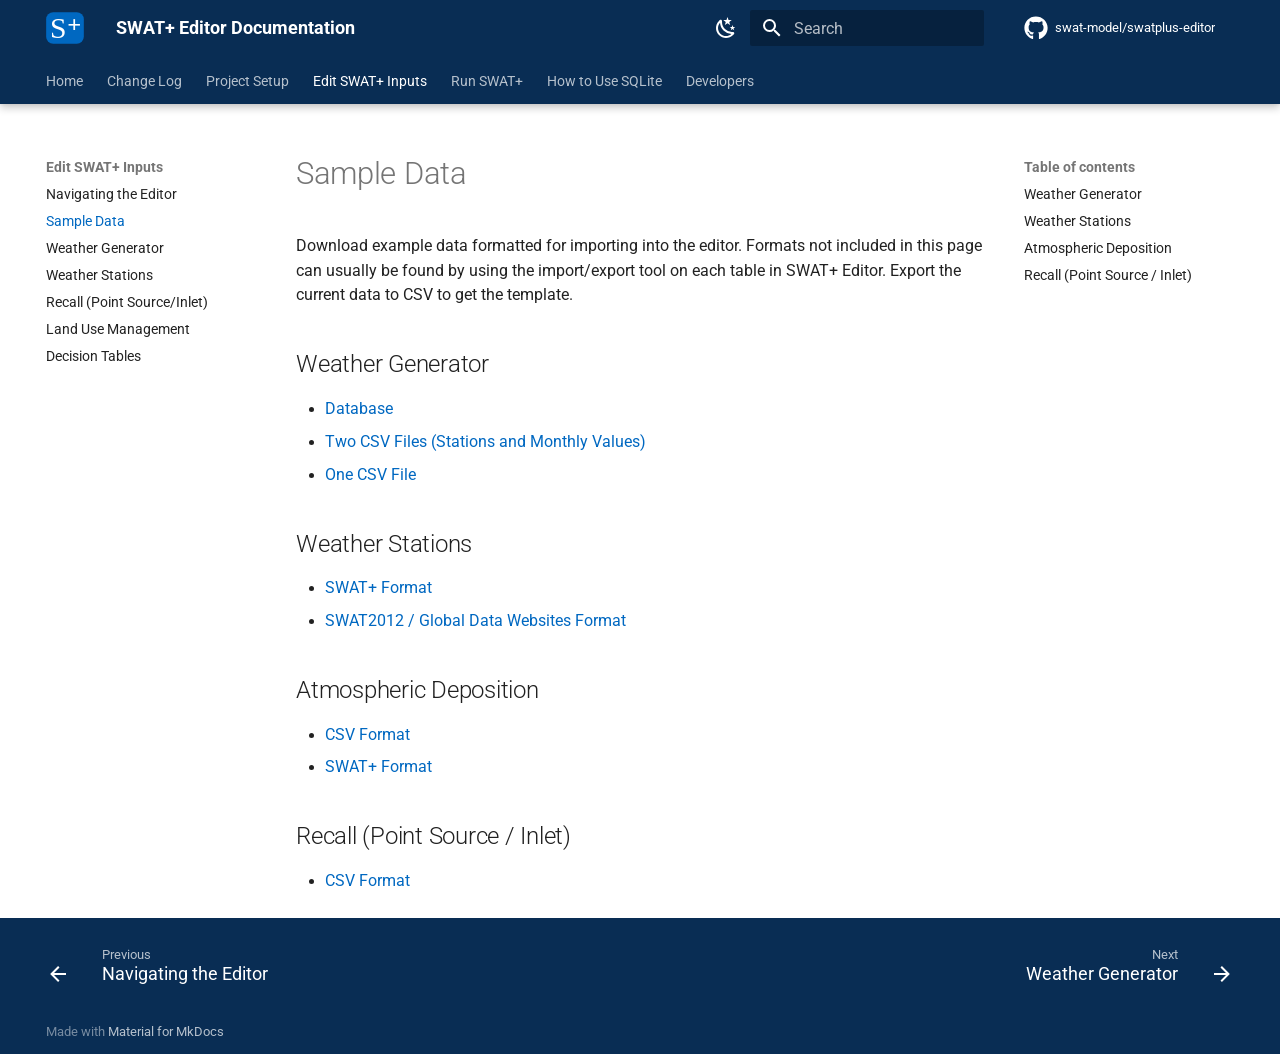
<file: edit-inputs/sample-data/index.html>
<!doctype html>
<html lang="en" class="no-js">
  <head>
    
      <meta charset="utf-8">
      <meta name="viewport" content="width=device-width,initial-scale=1">
      
        <meta name="description" content="Documentation for the SWAT+ Editor, and interface for editing SWAT+ model input files.">
      
      
      
        <link rel="canonical" href="https://swat-model.github.io/swatplus-editor-documentation/edit-inputs/sample-data/">
      
      
        <link rel="prev" href="../">
      
      
        <link rel="next" href="../wgn/">
      
      
        
      
      
      <link rel="icon" href="../../assets/favicon.ico">
      <meta name="generator" content="mkdocs-1.6.1, mkdocs-material-9.7.7">
    
    
      
        <title>Sample Data - SWAT+ Editor Documentation</title>
      
    
    
      <link rel="stylesheet" href="../../assets/stylesheets/main.ec1eaa64.min.css">
      
        
        <link rel="stylesheet" href="../../assets/stylesheets/palette.ab4e12ef.min.css">
      
      


    
    
      
    
    
      
        
        
        <link rel="preconnect" href="https://fonts.gstatic.com" crossorigin>
        <link rel="stylesheet" href="https://fonts.googleapis.com/css?family=Roboto:300,300i,400,400i,700,700i%7CRoboto+Mono:400,400i,700,700i&display=fallback">
        <style>:root{--md-text-font:"Roboto";--md-code-font:"Roboto Mono"}</style>
      
    
    
      <link rel="stylesheet" href="../../assets/extra.css">
    
    <script>__md_scope=new URL("../..",location),__md_hash=e=>[...e].reduce(((e,_)=>(e<<5)-e+_.charCodeAt(0)),0),__md_get=(e,_=localStorage,t=__md_scope)=>JSON.parse(_.getItem(t.pathname+"."+e)),__md_set=(e,_,t=localStorage,a=__md_scope)=>{try{t.setItem(a.pathname+"."+e,JSON.stringify(_))}catch(e){}}</script>
    
      

    
    
  </head>
  
  
    
    
      
    
    
    
    
    <body dir="ltr" data-md-color-scheme="default" data-md-color-primary="custom" data-md-color-accent="custom">
  
    
    <input class="md-toggle" data-md-toggle="drawer" type="checkbox" id="__drawer" autocomplete="off">
    <input class="md-toggle" data-md-toggle="search" type="checkbox" id="__search" autocomplete="off">
    <label class="md-overlay" for="__drawer"></label>
    <div data-md-component="skip">
      
        
        <a href="#sample-data" class="md-skip">
          Skip to content
        </a>
      
    </div>
    <div data-md-component="announce">
      
    </div>
    
    
      

  

<header class="md-header md-header--shadow md-header--lifted" data-md-component="header">
  <nav class="md-header__inner md-grid" aria-label="Header">
    <a href="../.." title="SWAT+ Editor Documentation" class="md-header__button md-logo" aria-label="SWAT+ Editor Documentation" data-md-component="logo">
      
  <img src="../../assets/splus.svg" alt="logo">

    </a>
    <label class="md-header__button md-icon" for="__drawer">
      
      <svg xmlns="http://www.w3.org/2000/svg" viewBox="0 0 24 24"><path d="M3 6h18v2H3zm0 5h18v2H3zm0 5h18v2H3z"/></svg>
    </label>
    <div class="md-header__title" data-md-component="header-title">
      <div class="md-header__ellipsis">
        <div class="md-header__topic">
          <span class="md-ellipsis">
            SWAT+ Editor Documentation
          </span>
        </div>
        <div class="md-header__topic" data-md-component="header-topic">
          <span class="md-ellipsis">
            
              Sample Data
            
          </span>
        </div>
      </div>
    </div>
    
      
        <form class="md-header__option" data-md-component="palette">
  
    
    
    
    <input class="md-option" data-md-color-media="(prefers-color-scheme: light)" data-md-color-scheme="default" data-md-color-primary="custom" data-md-color-accent="custom"  aria-label="Switch to dark mode"  type="radio" name="__palette" id="__palette_0">
    
      <label class="md-header__button md-icon" title="Switch to dark mode" for="__palette_1" hidden>
        <svg xmlns="http://www.w3.org/2000/svg" viewBox="0 0 24 24"><path d="m17.75 4.09-2.53 1.94.91 3.06-2.63-1.81-2.63 1.81.91-3.06-2.53-1.94L12.44 4l1.06-3 1.06 3zm3.5 6.91-1.64 1.25.59 1.98-1.7-1.17-1.7 1.17.59-1.98L15.75 11l2.06-.05L18.5 9l.69 1.95zm-2.28 4.95c.83-.08 1.72 1.1 1.19 1.85-.32.45-.66.87-1.08 1.27C15.17 23 8.84 23 4.94 19.07c-3.91-3.9-3.91-10.24 0-14.14.4-.4.82-.76 1.27-1.08.75-.53 1.93.36 1.85 1.19-.27 2.86.69 5.83 2.89 8.02a9.96 9.96 0 0 0 8.02 2.89m-1.64 2.02a12.08 12.08 0 0 1-7.8-3.47c-2.17-2.19-3.33-5-3.49-7.82-2.81 3.14-2.7 7.96.31 10.98 3.02 3.01 7.84 3.12 10.98.31"/></svg>
      </label>
    
  
    
    
    
    <input class="md-option" data-md-color-media="(prefers-color-scheme: dark)" data-md-color-scheme="slate" data-md-color-primary="custom" data-md-color-accent="custom"  aria-label="Switch to light mode"  type="radio" name="__palette" id="__palette_1">
    
      <label class="md-header__button md-icon" title="Switch to light mode" for="__palette_0" hidden>
        <svg xmlns="http://www.w3.org/2000/svg" viewBox="0 0 24 24"><path d="M12 7a5 5 0 0 1 5 5 5 5 0 0 1-5 5 5 5 0 0 1-5-5 5 5 0 0 1 5-5m0 2a3 3 0 0 0-3 3 3 3 0 0 0 3 3 3 3 0 0 0 3-3 3 3 0 0 0-3-3m0-7 2.39 3.42C13.65 5.15 12.84 5 12 5s-1.65.15-2.39.42zM3.34 7l4.16-.35A7.2 7.2 0 0 0 5.94 8.5c-.44.74-.69 1.5-.83 2.29zm.02 10 1.76-3.77a7.131 7.131 0 0 0 2.38 4.14zM20.65 7l-1.77 3.79a7.02 7.02 0 0 0-2.38-4.15zm-.01 10-4.14.36c.59-.51 1.12-1.14 1.54-1.86.42-.73.69-1.5.83-2.29zM12 22l-2.41-3.44c.74.27 1.55.44 2.41.44.82 0 1.63-.17 2.37-.44z"/></svg>
      </label>
    
  
</form>
      
    
    
      <script>var palette=__md_get("__palette");if(palette&&palette.color){if("(prefers-color-scheme)"===palette.color.media){var media=matchMedia("(prefers-color-scheme: light)"),input=document.querySelector(media.matches?"[data-md-color-media='(prefers-color-scheme: light)']":"[data-md-color-media='(prefers-color-scheme: dark)']");palette.color.media=input.getAttribute("data-md-color-media"),palette.color.scheme=input.getAttribute("data-md-color-scheme"),palette.color.primary=input.getAttribute("data-md-color-primary"),palette.color.accent=input.getAttribute("data-md-color-accent")}for(var[key,value]of Object.entries(palette.color))document.body.setAttribute("data-md-color-"+key,value)}</script>
    
    
    
      
      
        <label class="md-header__button md-icon" for="__search">
          
          <svg xmlns="http://www.w3.org/2000/svg" viewBox="0 0 24 24"><path d="M9.5 3A6.5 6.5 0 0 1 16 9.5c0 1.61-.59 3.09-1.56 4.23l.27.27h.79l5 5-1.5 1.5-5-5v-.79l-.27-.27A6.52 6.52 0 0 1 9.5 16 6.5 6.5 0 0 1 3 9.5 6.5 6.5 0 0 1 9.5 3m0 2C7 5 5 7 5 9.5S7 14 9.5 14 14 12 14 9.5 12 5 9.5 5"/></svg>
        </label>
        <div class="md-search" data-md-component="search" role="dialog">
  <label class="md-search__overlay" for="__search"></label>
  <div class="md-search__inner" role="search">
    <form class="md-search__form" name="search">
      <input type="text" class="md-search__input" name="query" aria-label="Search" placeholder="Search" autocapitalize="off" autocorrect="off" autocomplete="off" spellcheck="false" data-md-component="search-query" required>
      <label class="md-search__icon md-icon" for="__search">
        
        <svg xmlns="http://www.w3.org/2000/svg" viewBox="0 0 24 24"><path d="M9.5 3A6.5 6.5 0 0 1 16 9.5c0 1.61-.59 3.09-1.56 4.23l.27.27h.79l5 5-1.5 1.5-5-5v-.79l-.27-.27A6.52 6.52 0 0 1 9.5 16 6.5 6.5 0 0 1 3 9.5 6.5 6.5 0 0 1 9.5 3m0 2C7 5 5 7 5 9.5S7 14 9.5 14 14 12 14 9.5 12 5 9.5 5"/></svg>
        
        <svg xmlns="http://www.w3.org/2000/svg" viewBox="0 0 24 24"><path d="M20 11v2H8l5.5 5.5-1.42 1.42L4.16 12l7.92-7.92L13.5 5.5 8 11z"/></svg>
      </label>
      <nav class="md-search__options" aria-label="Search">
        
        <button type="reset" class="md-search__icon md-icon" title="Clear" aria-label="Clear" tabindex="-1">
          
          <svg xmlns="http://www.w3.org/2000/svg" viewBox="0 0 24 24"><path d="M19 6.41 17.59 5 12 10.59 6.41 5 5 6.41 10.59 12 5 17.59 6.41 19 12 13.41 17.59 19 19 17.59 13.41 12z"/></svg>
        </button>
      </nav>
      
    </form>
    <div class="md-search__output">
      <div class="md-search__scrollwrap" tabindex="0" data-md-scrollfix>
        <div class="md-search-result" data-md-component="search-result">
          <div class="md-search-result__meta">
            Initializing search
          </div>
          <ol class="md-search-result__list" role="presentation"></ol>
        </div>
      </div>
    </div>
  </div>
</div>
      
    
    
      <div class="md-header__source">
        <a href="https://github.com/swat-model/swatplus-editor" title="Go to repository" class="md-source" data-md-component="source">
  <div class="md-source__icon md-icon">
    
    <svg xmlns="http://www.w3.org/2000/svg" viewBox="0 0 512 512"><!--! Font Awesome Free 7.1.0 by @fontawesome - https://fontawesome.com License - https://fontawesome.com/license/free (Icons: CC BY 4.0, Fonts: SIL OFL 1.1, Code: MIT License) Copyright 2025 Fonticons, Inc.--><path d="M173.9 397.4c0 2-2.3 3.6-5.2 3.6-3.3.3-5.6-1.3-5.6-3.6 0-2 2.3-3.6 5.2-3.6 3-.3 5.6 1.3 5.6 3.6m-31.1-4.5c-.7 2 1.3 4.3 4.3 4.9 2.6 1 5.6 0 6.2-2s-1.3-4.3-4.3-5.2c-2.6-.7-5.5.3-6.2 2.3m44.2-1.7c-2.9.7-4.9 2.6-4.6 4.9.3 2 2.9 3.3 5.9 2.6 2.9-.7 4.9-2.6 4.6-4.6-.3-1.9-3-3.2-5.9-2.9M252.8 8C114.1 8 8 113.3 8 252c0 110.9 69.8 205.8 169.5 239.2 12.8 2.3 17.3-5.6 17.3-12.1 0-6.2-.3-40.4-.3-61.4 0 0-70 15-84.7-29.8 0 0-11.4-29.1-27.8-36.6 0 0-22.9-15.7 1.6-15.4 0 0 24.9 2 38.6 25.8 21.9 38.6 58.6 27.5 72.9 20.9 2.3-16 8.8-27.1 16-33.7-55.9-6.2-112.3-14.3-112.3-110.5 0-27.5 7.6-41.3 23.6-58.9-2.6-6.5-11.1-33.3 2.6-67.9 20.9-6.5 69 27 69 27 20-5.6 41.5-8.5 62.8-8.5s42.8 2.9 62.8 8.5c0 0 48.1-33.6 69-27 13.7 34.7 5.2 61.4 2.6 67.9 16 17.7 25.8 31.5 25.8 58.9 0 96.5-58.9 104.2-114.8 110.5 9.2 7.9 17 22.9 17 46.4 0 33.7-.3 75.4-.3 83.6 0 6.5 4.6 14.4 17.3 12.1C436.2 457.8 504 362.9 504 252 504 113.3 391.5 8 252.8 8M105.2 352.9c-1.3 1-1 3.3.7 5.2 1.6 1.6 3.9 2.3 5.2 1 1.3-1 1-3.3-.7-5.2-1.6-1.6-3.9-2.3-5.2-1m-10.8-8.1c-.7 1.3.3 2.9 2.3 3.9 1.6 1 3.6.7 4.3-.7.7-1.3-.3-2.9-2.3-3.9-2-.6-3.6-.3-4.3.7m32.4 35.6c-1.6 1.3-1 4.3 1.3 6.2 2.3 2.3 5.2 2.6 6.5 1 1.3-1.3.7-4.3-1.3-6.2-2.2-2.3-5.2-2.6-6.5-1m-11.4-14.7c-1.6 1-1.6 3.6 0 5.9s4.3 3.3 5.6 2.3c1.6-1.3 1.6-3.9 0-6.2-1.4-2.3-4-3.3-5.6-2"/></svg>
  </div>
  <div class="md-source__repository">
    swat-model/swatplus-editor
  </div>
</a>
      </div>
    
  </nav>
  
    
      
<nav class="md-tabs" aria-label="Tabs" data-md-component="tabs">
  <div class="md-grid">
    <ul class="md-tabs__list">
      
        
  
  
  
  
    <li class="md-tabs__item">
      <a href="../.." class="md-tabs__link">
        
  
  
    
  
  Home

      </a>
    </li>
  

      
        
  
  
  
  
    <li class="md-tabs__item">
      <a href="../../changelog/" class="md-tabs__link">
        
  
  
    
  
  Change Log

      </a>
    </li>
  

      
        
  
  
  
  
    <li class="md-tabs__item">
      <a href="../../project-setup/" class="md-tabs__link">
        
  
  
    
  
  Project Setup

      </a>
    </li>
  

      
        
  
  
  
    
  
  
    
    
      <li class="md-tabs__item md-tabs__item--active">
        <a href="../" class="md-tabs__link">
          
  
  
  Edit SWAT+ Inputs

        </a>
      </li>
    
  

      
        
  
  
  
  
    <li class="md-tabs__item">
      <a href="../../run/" class="md-tabs__link">
        
  
  
    
  
  Run SWAT+

      </a>
    </li>
  

      
        
  
  
  
  
    <li class="md-tabs__item">
      <a href="../../sqlite/" class="md-tabs__link">
        
  
  
    
  
  How to Use SQLite

      </a>
    </li>
  

      
        
  
  
  
  
    
    
      <li class="md-tabs__item">
        <a href="../../developers/" class="md-tabs__link">
          
  
  
  Developers

        </a>
      </li>
    
  

      
    </ul>
  </div>
</nav>
    
  
</header>
    
    <div class="md-container" data-md-component="container">
      
      
        
      
      <main class="md-main" data-md-component="main">
        <div class="md-main__inner md-grid">
          
            
              
              <div class="md-sidebar md-sidebar--primary" data-md-component="sidebar" data-md-type="navigation" >
                <div class="md-sidebar__scrollwrap">
                  <div class="md-sidebar__inner">
                    


  


<nav class="md-nav md-nav--primary md-nav--lifted" aria-label="Navigation" data-md-level="0">
  <label class="md-nav__title" for="__drawer">
    <a href="../.." title="SWAT+ Editor Documentation" class="md-nav__button md-logo" aria-label="SWAT+ Editor Documentation" data-md-component="logo">
      
  <img src="../../assets/splus.svg" alt="logo">

    </a>
    SWAT+ Editor Documentation
  </label>
  
    <div class="md-nav__source">
      <a href="https://github.com/swat-model/swatplus-editor" title="Go to repository" class="md-source" data-md-component="source">
  <div class="md-source__icon md-icon">
    
    <svg xmlns="http://www.w3.org/2000/svg" viewBox="0 0 512 512"><!--! Font Awesome Free 7.1.0 by @fontawesome - https://fontawesome.com License - https://fontawesome.com/license/free (Icons: CC BY 4.0, Fonts: SIL OFL 1.1, Code: MIT License) Copyright 2025 Fonticons, Inc.--><path d="M173.9 397.4c0 2-2.3 3.6-5.2 3.6-3.3.3-5.6-1.3-5.6-3.6 0-2 2.3-3.6 5.2-3.6 3-.3 5.6 1.3 5.6 3.6m-31.1-4.5c-.7 2 1.3 4.3 4.3 4.9 2.6 1 5.6 0 6.2-2s-1.3-4.3-4.3-5.2c-2.6-.7-5.5.3-6.2 2.3m44.2-1.7c-2.9.7-4.9 2.6-4.6 4.9.3 2 2.9 3.3 5.9 2.6 2.9-.7 4.9-2.6 4.6-4.6-.3-1.9-3-3.2-5.9-2.9M252.8 8C114.1 8 8 113.3 8 252c0 110.9 69.8 205.8 169.5 239.2 12.8 2.3 17.3-5.6 17.3-12.1 0-6.2-.3-40.4-.3-61.4 0 0-70 15-84.7-29.8 0 0-11.4-29.1-27.8-36.6 0 0-22.9-15.7 1.6-15.4 0 0 24.9 2 38.6 25.8 21.9 38.6 58.6 27.5 72.9 20.9 2.3-16 8.8-27.1 16-33.7-55.9-6.2-112.3-14.3-112.3-110.5 0-27.5 7.6-41.3 23.6-58.9-2.6-6.5-11.1-33.3 2.6-67.9 20.9-6.5 69 27 69 27 20-5.6 41.5-8.5 62.8-8.5s42.8 2.9 62.8 8.5c0 0 48.1-33.6 69-27 13.7 34.7 5.2 61.4 2.6 67.9 16 17.7 25.8 31.5 25.8 58.9 0 96.5-58.9 104.2-114.8 110.5 9.2 7.9 17 22.9 17 46.4 0 33.7-.3 75.4-.3 83.6 0 6.5 4.6 14.4 17.3 12.1C436.2 457.8 504 362.9 504 252 504 113.3 391.5 8 252.8 8M105.2 352.9c-1.3 1-1 3.3.7 5.2 1.6 1.6 3.9 2.3 5.2 1 1.3-1 1-3.3-.7-5.2-1.6-1.6-3.9-2.3-5.2-1m-10.8-8.1c-.7 1.3.3 2.9 2.3 3.9 1.6 1 3.6.7 4.3-.7.7-1.3-.3-2.9-2.3-3.9-2-.6-3.6-.3-4.3.7m32.4 35.6c-1.6 1.3-1 4.3 1.3 6.2 2.3 2.3 5.2 2.6 6.5 1 1.3-1.3.7-4.3-1.3-6.2-2.2-2.3-5.2-2.6-6.5-1m-11.4-14.7c-1.6 1-1.6 3.6 0 5.9s4.3 3.3 5.6 2.3c1.6-1.3 1.6-3.9 0-6.2-1.4-2.3-4-3.3-5.6-2"/></svg>
  </div>
  <div class="md-source__repository">
    swat-model/swatplus-editor
  </div>
</a>
    </div>
  
  <ul class="md-nav__list" data-md-scrollfix>
    
      
      
  
  
  
  
    <li class="md-nav__item">
      <a href="../.." class="md-nav__link">
        
  
  
  <span class="md-ellipsis">
    
  
    Home
  

    
  </span>
  
  

      </a>
    </li>
  

    
      
      
  
  
  
  
    <li class="md-nav__item">
      <a href="../../changelog/" class="md-nav__link">
        
  
  
  <span class="md-ellipsis">
    
  
    Change Log
  

    
  </span>
  
  

      </a>
    </li>
  

    
      
      
  
  
  
  
    <li class="md-nav__item">
      <a href="../../project-setup/" class="md-nav__link">
        
  
  
  <span class="md-ellipsis">
    
  
    Project Setup
  

    
  </span>
  
  

      </a>
    </li>
  

    
      
      
  
  
    
  
  
  
    
    
    
    
      
        
        
      
      
    
    
    <li class="md-nav__item md-nav__item--active md-nav__item--section md-nav__item--nested">
      
        
        
        <input class="md-nav__toggle md-toggle " type="checkbox" id="__nav_4" checked>
        
          
          <label class="md-nav__link" for="__nav_4" id="__nav_4_label" tabindex="">
            
  
  
  <span class="md-ellipsis">
    
  
    Edit SWAT+ Inputs
  

    
  </span>
  
  

            <span class="md-nav__icon md-icon"></span>
          </label>
        
        <nav class="md-nav" data-md-level="1" aria-labelledby="__nav_4_label" aria-expanded="true">
          <label class="md-nav__title" for="__nav_4">
            <span class="md-nav__icon md-icon"></span>
            
  
    Edit SWAT+ Inputs
  

          </label>
          <ul class="md-nav__list" data-md-scrollfix>
            
              
                
  
  
  
  
    <li class="md-nav__item">
      <a href="../" class="md-nav__link">
        
  
  
  <span class="md-ellipsis">
    
  
    Navigating the Editor
  

    
  </span>
  
  

      </a>
    </li>
  

              
            
              
                
  
  
    
  
  
  
    <li class="md-nav__item md-nav__item--active">
      
      <input class="md-nav__toggle md-toggle" type="checkbox" id="__toc">
      
      
        
      
      
        <label class="md-nav__link md-nav__link--active" for="__toc">
          
  
  
  <span class="md-ellipsis">
    
  
    Sample Data
  

    
  </span>
  
  

          <span class="md-nav__icon md-icon"></span>
        </label>
      
      <a href="./" class="md-nav__link md-nav__link--active">
        
  
  
  <span class="md-ellipsis">
    
  
    Sample Data
  

    
  </span>
  
  

      </a>
      
        

<nav class="md-nav md-nav--secondary" aria-label="Table of contents">
  
  
  
    
  
  
    <label class="md-nav__title" for="__toc">
      <span class="md-nav__icon md-icon"></span>
      Table of contents
    </label>
    <ul class="md-nav__list" data-md-component="toc" data-md-scrollfix>
      
        <li class="md-nav__item">
  <a href="#weather-generator" class="md-nav__link">
    <span class="md-ellipsis">
      
        Weather Generator
      
    </span>
  </a>
  
</li>
      
        <li class="md-nav__item">
  <a href="#weather-stations" class="md-nav__link">
    <span class="md-ellipsis">
      
        Weather Stations
      
    </span>
  </a>
  
</li>
      
        <li class="md-nav__item">
  <a href="#atmospheric-deposition" class="md-nav__link">
    <span class="md-ellipsis">
      
        Atmospheric Deposition
      
    </span>
  </a>
  
</li>
      
        <li class="md-nav__item">
  <a href="#recall-point-source-inlet" class="md-nav__link">
    <span class="md-ellipsis">
      
        Recall (Point Source / Inlet)
      
    </span>
  </a>
  
</li>
      
    </ul>
  
</nav>
      
    </li>
  

              
            
              
                
  
  
  
  
    <li class="md-nav__item">
      <a href="../wgn/" class="md-nav__link">
        
  
  
  <span class="md-ellipsis">
    
  
    Weather Generator
  

    
  </span>
  
  

      </a>
    </li>
  

              
            
              
                
  
  
  
  
    <li class="md-nav__item">
      <a href="../weather/" class="md-nav__link">
        
  
  
  <span class="md-ellipsis">
    
  
    Weather Stations
  

    
  </span>
  
  

      </a>
    </li>
  

              
            
              
                
  
  
  
  
    <li class="md-nav__item">
      <a href="../recall/" class="md-nav__link">
        
  
  
  <span class="md-ellipsis">
    
  
    Recall (Point Source/Inlet)
  

    
  </span>
  
  

      </a>
    </li>
  

              
            
              
                
  
  
  
  
    <li class="md-nav__item">
      <a href="../lum/" class="md-nav__link">
        
  
  
  <span class="md-ellipsis">
    
  
    Land Use Management
  

    
  </span>
  
  

      </a>
    </li>
  

              
            
              
                
  
  
  
  
    <li class="md-nav__item">
      <a href="../decision-tables/" class="md-nav__link">
        
  
  
  <span class="md-ellipsis">
    
  
    Decision Tables
  

    
  </span>
  
  

      </a>
    </li>
  

              
            
          </ul>
        </nav>
      
    </li>
  

    
      
      
  
  
  
  
    <li class="md-nav__item">
      <a href="../../run/" class="md-nav__link">
        
  
  
  <span class="md-ellipsis">
    
  
    Run SWAT+
  

    
  </span>
  
  

      </a>
    </li>
  

    
      
      
  
  
  
  
    <li class="md-nav__item">
      <a href="../../sqlite/" class="md-nav__link">
        
  
  
  <span class="md-ellipsis">
    
  
    How to Use SQLite
  

    
  </span>
  
  

      </a>
    </li>
  

    
      
      
  
  
  
  
    
    
    
    
      
      
    
    
    <li class="md-nav__item md-nav__item--nested">
      
        
        
        <input class="md-nav__toggle md-toggle " type="checkbox" id="__nav_7" >
        
          
          <label class="md-nav__link" for="__nav_7" id="__nav_7_label" tabindex="0">
            
  
  
  <span class="md-ellipsis">
    
  
    Developers
  

    
  </span>
  
  

            <span class="md-nav__icon md-icon"></span>
          </label>
        
        <nav class="md-nav" data-md-level="1" aria-labelledby="__nav_7_label" aria-expanded="false">
          <label class="md-nav__title" for="__nav_7">
            <span class="md-nav__icon md-icon"></span>
            
  
    Developers
  

          </label>
          <ul class="md-nav__list" data-md-scrollfix>
            
              
                
  
  
  
  
    <li class="md-nav__item">
      <a href="../../developers/" class="md-nav__link">
        
  
  
  <span class="md-ellipsis">
    
  
    Programmatic Access
  

    
  </span>
  
  

      </a>
    </li>
  

              
            
              
                
  
  
  
  
    <li class="md-nav__item">
      <a href="../../developers/code-structure/" class="md-nav__link">
        
  
  
  <span class="md-ellipsis">
    
  
    Code Structure
  

    
  </span>
  
  

      </a>
    </li>
  

              
            
          </ul>
        </nav>
      
    </li>
  

    
  </ul>
</nav>
                  </div>
                </div>
              </div>
            
            
              
              <div class="md-sidebar md-sidebar--secondary" data-md-component="sidebar" data-md-type="toc" >
                <div class="md-sidebar__scrollwrap">
                  <div class="md-sidebar__inner">
                    

<nav class="md-nav md-nav--secondary" aria-label="Table of contents">
  
  
  
    
  
  
    <label class="md-nav__title" for="__toc">
      <span class="md-nav__icon md-icon"></span>
      Table of contents
    </label>
    <ul class="md-nav__list" data-md-component="toc" data-md-scrollfix>
      
        <li class="md-nav__item">
  <a href="#weather-generator" class="md-nav__link">
    <span class="md-ellipsis">
      
        Weather Generator
      
    </span>
  </a>
  
</li>
      
        <li class="md-nav__item">
  <a href="#weather-stations" class="md-nav__link">
    <span class="md-ellipsis">
      
        Weather Stations
      
    </span>
  </a>
  
</li>
      
        <li class="md-nav__item">
  <a href="#atmospheric-deposition" class="md-nav__link">
    <span class="md-ellipsis">
      
        Atmospheric Deposition
      
    </span>
  </a>
  
</li>
      
        <li class="md-nav__item">
  <a href="#recall-point-source-inlet" class="md-nav__link">
    <span class="md-ellipsis">
      
        Recall (Point Source / Inlet)
      
    </span>
  </a>
  
</li>
      
    </ul>
  
</nav>
                  </div>
                </div>
              </div>
            
          
          
            <div class="md-content" data-md-component="content">
              
              <article class="md-content__inner md-typeset">
                
                  


  
  


<h1 id="sample-data">Sample Data</h1>
<p>Download example data formatted for importing into the editor. Formats not included in this page can usually be found by using the import/export tool on each table in SWAT+ Editor. Export the current data to CSV to get the template.</p>
<h2 id="weather-generator">Weather Generator</h2>
<ul>
<li><a href="https://plus.swat.tamu.edu/downloads/swatplus_wgn.zip">Database</a></li>
<li><a href="https://plus.swat.tamu.edu/downloads/sample_files/wgn/swatplus_tf_wgn_template.zip">Two CSV Files (Stations and Monthly Values)</a></li>
<li><a href="https://plus.swat.tamu.edu/downloads/sample_files/wgn/swatplus_sf_wgn_template.csv">One CSV File</a></li>
</ul>
<h2 id="weather-stations">Weather Stations</h2>
<ul>
<li><a href="https://plus.swat.tamu.edu/downloads/sample_files/weather-stations/swatplus-weather-stations.zip">SWAT+ Format</a></li>
<li><a href="https://plus.swat.tamu.edu/downloads/sample_files/weather-stations/swat2012-weather-stations.zip">SWAT2012 / Global Data Websites Format</a></li>
</ul>
<h2 id="atmospheric-deposition">Atmospheric Deposition</h2>
<ul>
<li><a href="https://plus.swat.tamu.edu/downloads/sample_files/atmo/atmo_csv.zip">CSV Format</a></li>
<li><a href="https://plus.swat.tamu.edu/downloads/sample_files/atmo/atmo_swatplus.zip">SWAT+ Format</a></li>
</ul>
<h2 id="recall-point-source-inlet">Recall (Point Source / Inlet)</h2>
<ul>
<li><a href="https://plus.swat.tamu.edu/downloads/sample_files/point-source/swatplus-editor-point-source.zip">CSV Format</a></li>
</ul>












                
              </article>
            </div>
          
          
<script>var target=document.getElementById(location.hash.slice(1));target&&target.name&&(target.checked=target.name.startsWith("__tabbed_"))</script>
        </div>
        
          <button type="button" class="md-top md-icon" data-md-component="top" hidden>
  
  <svg xmlns="http://www.w3.org/2000/svg" viewBox="0 0 24 24"><path d="M13 20h-2V8l-5.5 5.5-1.42-1.42L12 4.16l7.92 7.92-1.42 1.42L13 8z"/></svg>
  Back to top
</button>
        
      </main>
      
        <footer class="md-footer">
  
    
      
      <nav class="md-footer__inner md-grid" aria-label="Footer" >
        
          
          <a href="../" class="md-footer__link md-footer__link--prev" aria-label="Previous: Navigating the Editor">
            <div class="md-footer__button md-icon">
              
              <svg xmlns="http://www.w3.org/2000/svg" viewBox="0 0 24 24"><path d="M20 11v2H8l5.5 5.5-1.42 1.42L4.16 12l7.92-7.92L13.5 5.5 8 11z"/></svg>
            </div>
            <div class="md-footer__title">
              <span class="md-footer__direction">
                Previous
              </span>
              <div class="md-ellipsis">
                Navigating the Editor
              </div>
            </div>
          </a>
        
        
          
          <a href="../wgn/" class="md-footer__link md-footer__link--next" aria-label="Next: Weather Generator">
            <div class="md-footer__title">
              <span class="md-footer__direction">
                Next
              </span>
              <div class="md-ellipsis">
                Weather Generator
              </div>
            </div>
            <div class="md-footer__button md-icon">
              
              <svg xmlns="http://www.w3.org/2000/svg" viewBox="0 0 24 24"><path d="M4 11v2h12l-5.5 5.5 1.42 1.42L19.84 12l-7.92-7.92L10.5 5.5 16 11z"/></svg>
            </div>
          </a>
        
      </nav>
    
  
  <div class="md-footer-meta md-typeset">
    <div class="md-footer-meta__inner md-grid">
      <div class="md-copyright">
  
  
    Made with
    <a href="https://squidfunk.github.io/mkdocs-material/" target="_blank" rel="noopener">
      Material for MkDocs
    </a>
  
</div>
      
    </div>
  </div>
</footer>
      
    </div>
    <div class="md-dialog" data-md-component="dialog">
      <div class="md-dialog__inner md-typeset"></div>
    </div>
    
    
    
      
      
      <script id="__config" type="application/json">{"annotate": null, "base": "../..", "features": ["navigation.tabs", "navigation.tabs.sticky", "navigation.top", "navigation.footer"], "search": "../../assets/javascripts/workers/search.2c215733.min.js", "tags": null, "translations": {"clipboard.copied": "Copied to clipboard", "clipboard.copy": "Copy to clipboard", "search.result.more.one": "1 more on this page", "search.result.more.other": "# more on this page", "search.result.none": "No matching documents", "search.result.one": "1 matching document", "search.result.other": "# matching documents", "search.result.placeholder": "Type to start searching", "search.result.term.missing": "Missing", "select.version": "Select version"}, "version": null}</script>
    
    
      <script src="../../assets/javascripts/bundle.d7400e89.min.js"></script>
      
    
  </body>
</html>
</file>
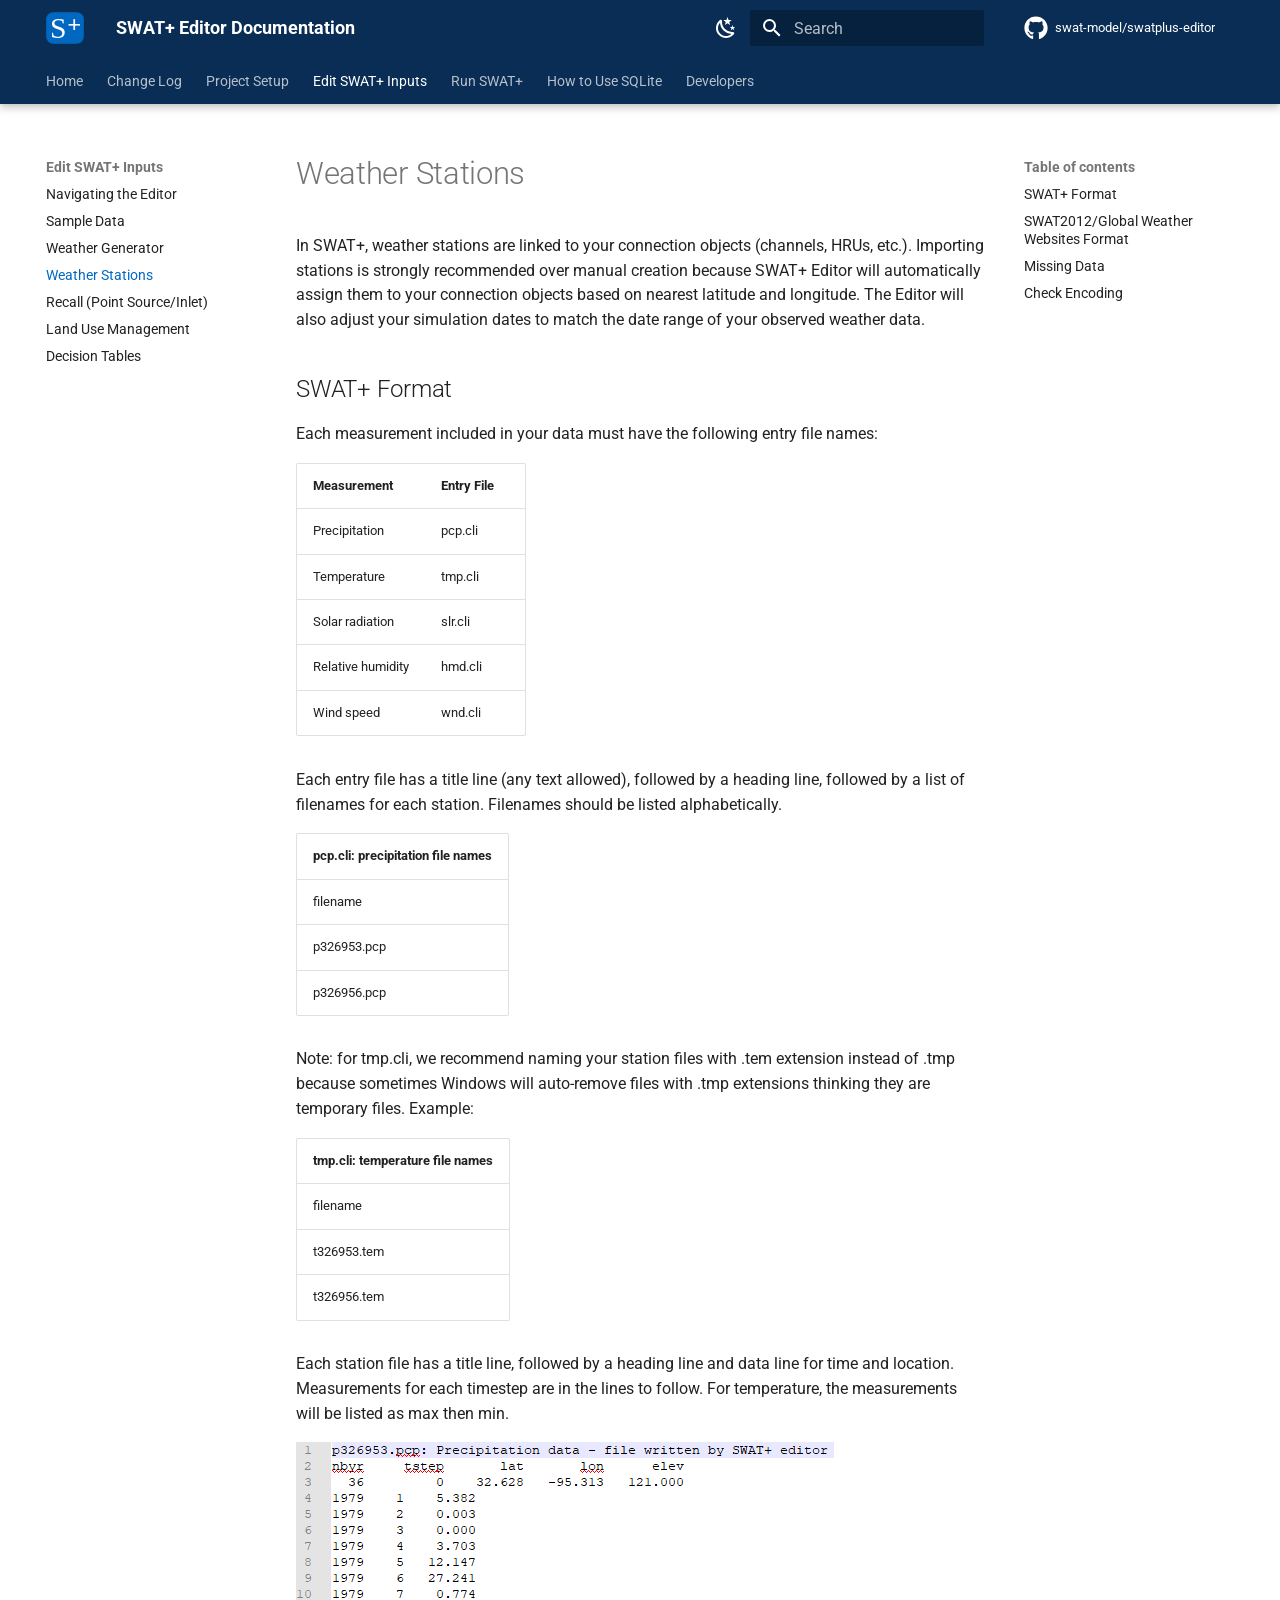
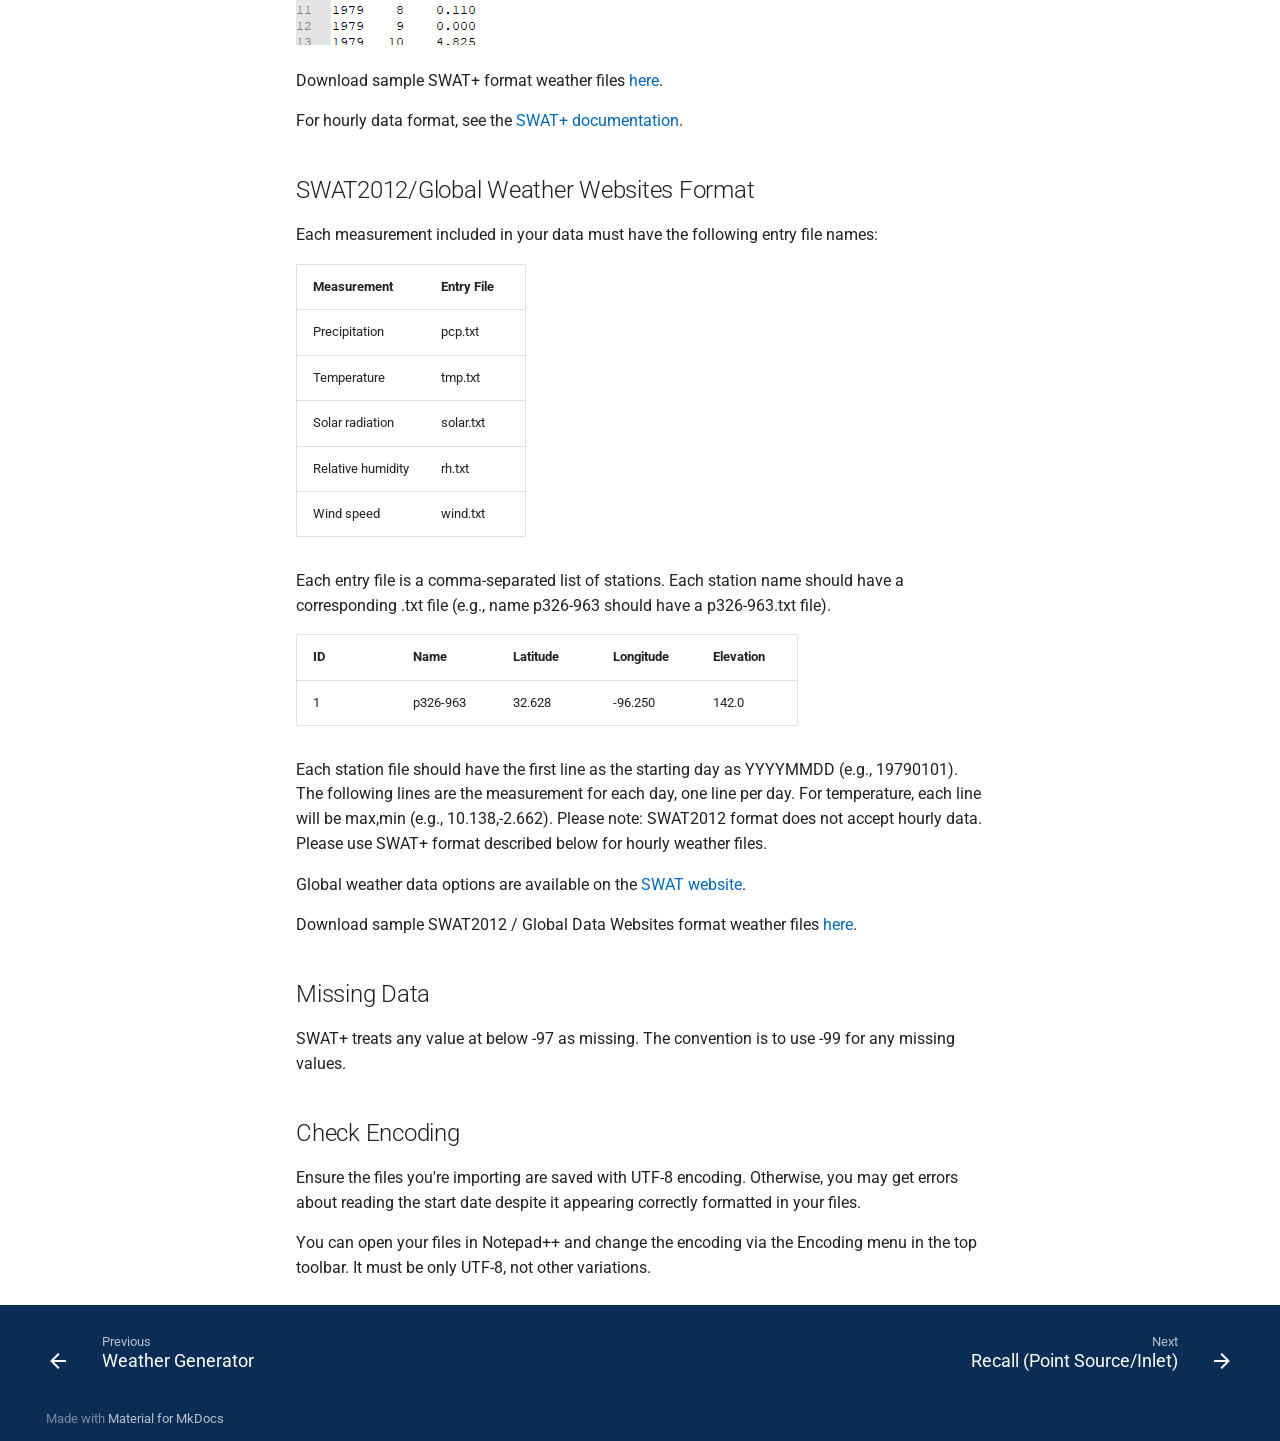
<file: edit-inputs/weather/index.html>
<!doctype html>
<html lang="en" class="no-js">
  <head>
    
      <meta charset="utf-8">
      <meta name="viewport" content="width=device-width,initial-scale=1">
      
        <meta name="description" content="Documentation for the SWAT+ Editor, and interface for editing SWAT+ model input files.">
      
      
      
        <link rel="canonical" href="https://swat-model.github.io/swatplus-editor-documentation/edit-inputs/weather/">
      
      
        <link rel="prev" href="../wgn/">
      
      
        <link rel="next" href="../recall/">
      
      
        
      
      
      <link rel="icon" href="../../assets/favicon.ico">
      <meta name="generator" content="mkdocs-1.6.1, mkdocs-material-9.7.7">
    
    
      
        <title>Weather Stations - SWAT+ Editor Documentation</title>
      
    
    
      <link rel="stylesheet" href="../../assets/stylesheets/main.ec1eaa64.min.css">
      
        
        <link rel="stylesheet" href="../../assets/stylesheets/palette.ab4e12ef.min.css">
      
      


    
    
      
    
    
      
        
        
        <link rel="preconnect" href="https://fonts.gstatic.com" crossorigin>
        <link rel="stylesheet" href="https://fonts.googleapis.com/css?family=Roboto:300,300i,400,400i,700,700i%7CRoboto+Mono:400,400i,700,700i&display=fallback">
        <style>:root{--md-text-font:"Roboto";--md-code-font:"Roboto Mono"}</style>
      
    
    
      <link rel="stylesheet" href="../../assets/extra.css">
    
    <script>__md_scope=new URL("../..",location),__md_hash=e=>[...e].reduce(((e,_)=>(e<<5)-e+_.charCodeAt(0)),0),__md_get=(e,_=localStorage,t=__md_scope)=>JSON.parse(_.getItem(t.pathname+"."+e)),__md_set=(e,_,t=localStorage,a=__md_scope)=>{try{t.setItem(a.pathname+"."+e,JSON.stringify(_))}catch(e){}}</script>
    
      

    
    
  </head>
  
  
    
    
      
    
    
    
    
    <body dir="ltr" data-md-color-scheme="default" data-md-color-primary="custom" data-md-color-accent="custom">
  
    
    <input class="md-toggle" data-md-toggle="drawer" type="checkbox" id="__drawer" autocomplete="off">
    <input class="md-toggle" data-md-toggle="search" type="checkbox" id="__search" autocomplete="off">
    <label class="md-overlay" for="__drawer"></label>
    <div data-md-component="skip">
      
        
        <a href="#weather-stations" class="md-skip">
          Skip to content
        </a>
      
    </div>
    <div data-md-component="announce">
      
    </div>
    
    
      

  

<header class="md-header md-header--shadow md-header--lifted" data-md-component="header">
  <nav class="md-header__inner md-grid" aria-label="Header">
    <a href="../.." title="SWAT+ Editor Documentation" class="md-header__button md-logo" aria-label="SWAT+ Editor Documentation" data-md-component="logo">
      
  <img src="../../assets/splus.svg" alt="logo">

    </a>
    <label class="md-header__button md-icon" for="__drawer">
      
      <svg xmlns="http://www.w3.org/2000/svg" viewBox="0 0 24 24"><path d="M3 6h18v2H3zm0 5h18v2H3zm0 5h18v2H3z"/></svg>
    </label>
    <div class="md-header__title" data-md-component="header-title">
      <div class="md-header__ellipsis">
        <div class="md-header__topic">
          <span class="md-ellipsis">
            SWAT+ Editor Documentation
          </span>
        </div>
        <div class="md-header__topic" data-md-component="header-topic">
          <span class="md-ellipsis">
            
              Weather Stations
            
          </span>
        </div>
      </div>
    </div>
    
      
        <form class="md-header__option" data-md-component="palette">
  
    
    
    
    <input class="md-option" data-md-color-media="(prefers-color-scheme: light)" data-md-color-scheme="default" data-md-color-primary="custom" data-md-color-accent="custom"  aria-label="Switch to dark mode"  type="radio" name="__palette" id="__palette_0">
    
      <label class="md-header__button md-icon" title="Switch to dark mode" for="__palette_1" hidden>
        <svg xmlns="http://www.w3.org/2000/svg" viewBox="0 0 24 24"><path d="m17.75 4.09-2.53 1.94.91 3.06-2.63-1.81-2.63 1.81.91-3.06-2.53-1.94L12.44 4l1.06-3 1.06 3zm3.5 6.91-1.64 1.25.59 1.98-1.7-1.17-1.7 1.17.59-1.98L15.75 11l2.06-.05L18.5 9l.69 1.95zm-2.28 4.95c.83-.08 1.72 1.1 1.19 1.85-.32.45-.66.87-1.08 1.27C15.17 23 8.84 23 4.94 19.07c-3.91-3.9-3.91-10.24 0-14.14.4-.4.82-.76 1.27-1.08.75-.53 1.93.36 1.85 1.19-.27 2.86.69 5.83 2.89 8.02a9.96 9.96 0 0 0 8.02 2.89m-1.64 2.02a12.08 12.08 0 0 1-7.8-3.47c-2.17-2.19-3.33-5-3.49-7.82-2.81 3.14-2.7 7.96.31 10.98 3.02 3.01 7.84 3.12 10.98.31"/></svg>
      </label>
    
  
    
    
    
    <input class="md-option" data-md-color-media="(prefers-color-scheme: dark)" data-md-color-scheme="slate" data-md-color-primary="custom" data-md-color-accent="custom"  aria-label="Switch to light mode"  type="radio" name="__palette" id="__palette_1">
    
      <label class="md-header__button md-icon" title="Switch to light mode" for="__palette_0" hidden>
        <svg xmlns="http://www.w3.org/2000/svg" viewBox="0 0 24 24"><path d="M12 7a5 5 0 0 1 5 5 5 5 0 0 1-5 5 5 5 0 0 1-5-5 5 5 0 0 1 5-5m0 2a3 3 0 0 0-3 3 3 3 0 0 0 3 3 3 3 0 0 0 3-3 3 3 0 0 0-3-3m0-7 2.39 3.42C13.65 5.15 12.84 5 12 5s-1.65.15-2.39.42zM3.34 7l4.16-.35A7.2 7.2 0 0 0 5.94 8.5c-.44.74-.69 1.5-.83 2.29zm.02 10 1.76-3.77a7.131 7.131 0 0 0 2.38 4.14zM20.65 7l-1.77 3.79a7.02 7.02 0 0 0-2.38-4.15zm-.01 10-4.14.36c.59-.51 1.12-1.14 1.54-1.86.42-.73.69-1.5.83-2.29zM12 22l-2.41-3.44c.74.27 1.55.44 2.41.44.82 0 1.63-.17 2.37-.44z"/></svg>
      </label>
    
  
</form>
      
    
    
      <script>var palette=__md_get("__palette");if(palette&&palette.color){if("(prefers-color-scheme)"===palette.color.media){var media=matchMedia("(prefers-color-scheme: light)"),input=document.querySelector(media.matches?"[data-md-color-media='(prefers-color-scheme: light)']":"[data-md-color-media='(prefers-color-scheme: dark)']");palette.color.media=input.getAttribute("data-md-color-media"),palette.color.scheme=input.getAttribute("data-md-color-scheme"),palette.color.primary=input.getAttribute("data-md-color-primary"),palette.color.accent=input.getAttribute("data-md-color-accent")}for(var[key,value]of Object.entries(palette.color))document.body.setAttribute("data-md-color-"+key,value)}</script>
    
    
    
      
      
        <label class="md-header__button md-icon" for="__search">
          
          <svg xmlns="http://www.w3.org/2000/svg" viewBox="0 0 24 24"><path d="M9.5 3A6.5 6.5 0 0 1 16 9.5c0 1.61-.59 3.09-1.56 4.23l.27.27h.79l5 5-1.5 1.5-5-5v-.79l-.27-.27A6.52 6.52 0 0 1 9.5 16 6.5 6.5 0 0 1 3 9.5 6.5 6.5 0 0 1 9.5 3m0 2C7 5 5 7 5 9.5S7 14 9.5 14 14 12 14 9.5 12 5 9.5 5"/></svg>
        </label>
        <div class="md-search" data-md-component="search" role="dialog">
  <label class="md-search__overlay" for="__search"></label>
  <div class="md-search__inner" role="search">
    <form class="md-search__form" name="search">
      <input type="text" class="md-search__input" name="query" aria-label="Search" placeholder="Search" autocapitalize="off" autocorrect="off" autocomplete="off" spellcheck="false" data-md-component="search-query" required>
      <label class="md-search__icon md-icon" for="__search">
        
        <svg xmlns="http://www.w3.org/2000/svg" viewBox="0 0 24 24"><path d="M9.5 3A6.5 6.5 0 0 1 16 9.5c0 1.61-.59 3.09-1.56 4.23l.27.27h.79l5 5-1.5 1.5-5-5v-.79l-.27-.27A6.52 6.52 0 0 1 9.5 16 6.5 6.5 0 0 1 3 9.5 6.5 6.5 0 0 1 9.5 3m0 2C7 5 5 7 5 9.5S7 14 9.5 14 14 12 14 9.5 12 5 9.5 5"/></svg>
        
        <svg xmlns="http://www.w3.org/2000/svg" viewBox="0 0 24 24"><path d="M20 11v2H8l5.5 5.5-1.42 1.42L4.16 12l7.92-7.92L13.5 5.5 8 11z"/></svg>
      </label>
      <nav class="md-search__options" aria-label="Search">
        
        <button type="reset" class="md-search__icon md-icon" title="Clear" aria-label="Clear" tabindex="-1">
          
          <svg xmlns="http://www.w3.org/2000/svg" viewBox="0 0 24 24"><path d="M19 6.41 17.59 5 12 10.59 6.41 5 5 6.41 10.59 12 5 17.59 6.41 19 12 13.41 17.59 19 19 17.59 13.41 12z"/></svg>
        </button>
      </nav>
      
    </form>
    <div class="md-search__output">
      <div class="md-search__scrollwrap" tabindex="0" data-md-scrollfix>
        <div class="md-search-result" data-md-component="search-result">
          <div class="md-search-result__meta">
            Initializing search
          </div>
          <ol class="md-search-result__list" role="presentation"></ol>
        </div>
      </div>
    </div>
  </div>
</div>
      
    
    
      <div class="md-header__source">
        <a href="https://github.com/swat-model/swatplus-editor" title="Go to repository" class="md-source" data-md-component="source">
  <div class="md-source__icon md-icon">
    
    <svg xmlns="http://www.w3.org/2000/svg" viewBox="0 0 512 512"><!--! Font Awesome Free 7.1.0 by @fontawesome - https://fontawesome.com License - https://fontawesome.com/license/free (Icons: CC BY 4.0, Fonts: SIL OFL 1.1, Code: MIT License) Copyright 2025 Fonticons, Inc.--><path d="M173.9 397.4c0 2-2.3 3.6-5.2 3.6-3.3.3-5.6-1.3-5.6-3.6 0-2 2.3-3.6 5.2-3.6 3-.3 5.6 1.3 5.6 3.6m-31.1-4.5c-.7 2 1.3 4.3 4.3 4.9 2.6 1 5.6 0 6.2-2s-1.3-4.3-4.3-5.2c-2.6-.7-5.5.3-6.2 2.3m44.2-1.7c-2.9.7-4.9 2.6-4.6 4.9.3 2 2.9 3.3 5.9 2.6 2.9-.7 4.9-2.6 4.6-4.6-.3-1.9-3-3.2-5.9-2.9M252.8 8C114.1 8 8 113.3 8 252c0 110.9 69.8 205.8 169.5 239.2 12.8 2.3 17.3-5.6 17.3-12.1 0-6.2-.3-40.4-.3-61.4 0 0-70 15-84.7-29.8 0 0-11.4-29.1-27.8-36.6 0 0-22.9-15.7 1.6-15.4 0 0 24.9 2 38.6 25.8 21.9 38.6 58.6 27.5 72.9 20.9 2.3-16 8.8-27.1 16-33.7-55.9-6.2-112.3-14.3-112.3-110.5 0-27.5 7.6-41.3 23.6-58.9-2.6-6.5-11.1-33.3 2.6-67.9 20.9-6.5 69 27 69 27 20-5.6 41.5-8.5 62.8-8.5s42.8 2.9 62.8 8.5c0 0 48.1-33.6 69-27 13.7 34.7 5.2 61.4 2.6 67.9 16 17.7 25.8 31.5 25.8 58.9 0 96.5-58.9 104.2-114.8 110.5 9.2 7.9 17 22.9 17 46.4 0 33.7-.3 75.4-.3 83.6 0 6.5 4.6 14.4 17.3 12.1C436.2 457.8 504 362.9 504 252 504 113.3 391.5 8 252.8 8M105.2 352.9c-1.3 1-1 3.3.7 5.2 1.6 1.6 3.9 2.3 5.2 1 1.3-1 1-3.3-.7-5.2-1.6-1.6-3.9-2.3-5.2-1m-10.8-8.1c-.7 1.3.3 2.9 2.3 3.9 1.6 1 3.6.7 4.3-.7.7-1.3-.3-2.9-2.3-3.9-2-.6-3.6-.3-4.3.7m32.4 35.6c-1.6 1.3-1 4.3 1.3 6.2 2.3 2.3 5.2 2.6 6.5 1 1.3-1.3.7-4.3-1.3-6.2-2.2-2.3-5.2-2.6-6.5-1m-11.4-14.7c-1.6 1-1.6 3.6 0 5.9s4.3 3.3 5.6 2.3c1.6-1.3 1.6-3.9 0-6.2-1.4-2.3-4-3.3-5.6-2"/></svg>
  </div>
  <div class="md-source__repository">
    swat-model/swatplus-editor
  </div>
</a>
      </div>
    
  </nav>
  
    
      
<nav class="md-tabs" aria-label="Tabs" data-md-component="tabs">
  <div class="md-grid">
    <ul class="md-tabs__list">
      
        
  
  
  
  
    <li class="md-tabs__item">
      <a href="../.." class="md-tabs__link">
        
  
  
    
  
  Home

      </a>
    </li>
  

      
        
  
  
  
  
    <li class="md-tabs__item">
      <a href="../../changelog/" class="md-tabs__link">
        
  
  
    
  
  Change Log

      </a>
    </li>
  

      
        
  
  
  
  
    <li class="md-tabs__item">
      <a href="../../project-setup/" class="md-tabs__link">
        
  
  
    
  
  Project Setup

      </a>
    </li>
  

      
        
  
  
  
    
  
  
    
    
      <li class="md-tabs__item md-tabs__item--active">
        <a href="../" class="md-tabs__link">
          
  
  
  Edit SWAT+ Inputs

        </a>
      </li>
    
  

      
        
  
  
  
  
    <li class="md-tabs__item">
      <a href="../../run/" class="md-tabs__link">
        
  
  
    
  
  Run SWAT+

      </a>
    </li>
  

      
        
  
  
  
  
    <li class="md-tabs__item">
      <a href="../../sqlite/" class="md-tabs__link">
        
  
  
    
  
  How to Use SQLite

      </a>
    </li>
  

      
        
  
  
  
  
    
    
      <li class="md-tabs__item">
        <a href="../../developers/" class="md-tabs__link">
          
  
  
  Developers

        </a>
      </li>
    
  

      
    </ul>
  </div>
</nav>
    
  
</header>
    
    <div class="md-container" data-md-component="container">
      
      
        
      
      <main class="md-main" data-md-component="main">
        <div class="md-main__inner md-grid">
          
            
              
              <div class="md-sidebar md-sidebar--primary" data-md-component="sidebar" data-md-type="navigation" >
                <div class="md-sidebar__scrollwrap">
                  <div class="md-sidebar__inner">
                    


  


<nav class="md-nav md-nav--primary md-nav--lifted" aria-label="Navigation" data-md-level="0">
  <label class="md-nav__title" for="__drawer">
    <a href="../.." title="SWAT+ Editor Documentation" class="md-nav__button md-logo" aria-label="SWAT+ Editor Documentation" data-md-component="logo">
      
  <img src="../../assets/splus.svg" alt="logo">

    </a>
    SWAT+ Editor Documentation
  </label>
  
    <div class="md-nav__source">
      <a href="https://github.com/swat-model/swatplus-editor" title="Go to repository" class="md-source" data-md-component="source">
  <div class="md-source__icon md-icon">
    
    <svg xmlns="http://www.w3.org/2000/svg" viewBox="0 0 512 512"><!--! Font Awesome Free 7.1.0 by @fontawesome - https://fontawesome.com License - https://fontawesome.com/license/free (Icons: CC BY 4.0, Fonts: SIL OFL 1.1, Code: MIT License) Copyright 2025 Fonticons, Inc.--><path d="M173.9 397.4c0 2-2.3 3.6-5.2 3.6-3.3.3-5.6-1.3-5.6-3.6 0-2 2.3-3.6 5.2-3.6 3-.3 5.6 1.3 5.6 3.6m-31.1-4.5c-.7 2 1.3 4.3 4.3 4.9 2.6 1 5.6 0 6.2-2s-1.3-4.3-4.3-5.2c-2.6-.7-5.5.3-6.2 2.3m44.2-1.7c-2.9.7-4.9 2.6-4.6 4.9.3 2 2.9 3.3 5.9 2.6 2.9-.7 4.9-2.6 4.6-4.6-.3-1.9-3-3.2-5.9-2.9M252.8 8C114.1 8 8 113.3 8 252c0 110.9 69.8 205.8 169.5 239.2 12.8 2.3 17.3-5.6 17.3-12.1 0-6.2-.3-40.4-.3-61.4 0 0-70 15-84.7-29.8 0 0-11.4-29.1-27.8-36.6 0 0-22.9-15.7 1.6-15.4 0 0 24.9 2 38.6 25.8 21.9 38.6 58.6 27.5 72.9 20.9 2.3-16 8.8-27.1 16-33.7-55.9-6.2-112.3-14.3-112.3-110.5 0-27.5 7.6-41.3 23.6-58.9-2.6-6.5-11.1-33.3 2.6-67.9 20.9-6.5 69 27 69 27 20-5.6 41.5-8.5 62.8-8.5s42.8 2.9 62.8 8.5c0 0 48.1-33.6 69-27 13.7 34.7 5.2 61.4 2.6 67.9 16 17.7 25.8 31.5 25.8 58.9 0 96.5-58.9 104.2-114.8 110.5 9.2 7.9 17 22.9 17 46.4 0 33.7-.3 75.4-.3 83.6 0 6.5 4.6 14.4 17.3 12.1C436.2 457.8 504 362.9 504 252 504 113.3 391.5 8 252.8 8M105.2 352.9c-1.3 1-1 3.3.7 5.2 1.6 1.6 3.9 2.3 5.2 1 1.3-1 1-3.3-.7-5.2-1.6-1.6-3.9-2.3-5.2-1m-10.8-8.1c-.7 1.3.3 2.9 2.3 3.9 1.6 1 3.6.7 4.3-.7.7-1.3-.3-2.9-2.3-3.9-2-.6-3.6-.3-4.3.7m32.4 35.6c-1.6 1.3-1 4.3 1.3 6.2 2.3 2.3 5.2 2.6 6.5 1 1.3-1.3.7-4.3-1.3-6.2-2.2-2.3-5.2-2.6-6.5-1m-11.4-14.7c-1.6 1-1.6 3.6 0 5.9s4.3 3.3 5.6 2.3c1.6-1.3 1.6-3.9 0-6.2-1.4-2.3-4-3.3-5.6-2"/></svg>
  </div>
  <div class="md-source__repository">
    swat-model/swatplus-editor
  </div>
</a>
    </div>
  
  <ul class="md-nav__list" data-md-scrollfix>
    
      
      
  
  
  
  
    <li class="md-nav__item">
      <a href="../.." class="md-nav__link">
        
  
  
  <span class="md-ellipsis">
    
  
    Home
  

    
  </span>
  
  

      </a>
    </li>
  

    
      
      
  
  
  
  
    <li class="md-nav__item">
      <a href="../../changelog/" class="md-nav__link">
        
  
  
  <span class="md-ellipsis">
    
  
    Change Log
  

    
  </span>
  
  

      </a>
    </li>
  

    
      
      
  
  
  
  
    <li class="md-nav__item">
      <a href="../../project-setup/" class="md-nav__link">
        
  
  
  <span class="md-ellipsis">
    
  
    Project Setup
  

    
  </span>
  
  

      </a>
    </li>
  

    
      
      
  
  
    
  
  
  
    
    
    
    
      
        
        
      
      
    
    
    <li class="md-nav__item md-nav__item--active md-nav__item--section md-nav__item--nested">
      
        
        
        <input class="md-nav__toggle md-toggle " type="checkbox" id="__nav_4" checked>
        
          
          <label class="md-nav__link" for="__nav_4" id="__nav_4_label" tabindex="">
            
  
  
  <span class="md-ellipsis">
    
  
    Edit SWAT+ Inputs
  

    
  </span>
  
  

            <span class="md-nav__icon md-icon"></span>
          </label>
        
        <nav class="md-nav" data-md-level="1" aria-labelledby="__nav_4_label" aria-expanded="true">
          <label class="md-nav__title" for="__nav_4">
            <span class="md-nav__icon md-icon"></span>
            
  
    Edit SWAT+ Inputs
  

          </label>
          <ul class="md-nav__list" data-md-scrollfix>
            
              
                
  
  
  
  
    <li class="md-nav__item">
      <a href="../" class="md-nav__link">
        
  
  
  <span class="md-ellipsis">
    
  
    Navigating the Editor
  

    
  </span>
  
  

      </a>
    </li>
  

              
            
              
                
  
  
  
  
    <li class="md-nav__item">
      <a href="../sample-data/" class="md-nav__link">
        
  
  
  <span class="md-ellipsis">
    
  
    Sample Data
  

    
  </span>
  
  

      </a>
    </li>
  

              
            
              
                
  
  
  
  
    <li class="md-nav__item">
      <a href="../wgn/" class="md-nav__link">
        
  
  
  <span class="md-ellipsis">
    
  
    Weather Generator
  

    
  </span>
  
  

      </a>
    </li>
  

              
            
              
                
  
  
    
  
  
  
    <li class="md-nav__item md-nav__item--active">
      
      <input class="md-nav__toggle md-toggle" type="checkbox" id="__toc">
      
      
        
      
      
        <label class="md-nav__link md-nav__link--active" for="__toc">
          
  
  
  <span class="md-ellipsis">
    
  
    Weather Stations
  

    
  </span>
  
  

          <span class="md-nav__icon md-icon"></span>
        </label>
      
      <a href="./" class="md-nav__link md-nav__link--active">
        
  
  
  <span class="md-ellipsis">
    
  
    Weather Stations
  

    
  </span>
  
  

      </a>
      
        

<nav class="md-nav md-nav--secondary" aria-label="Table of contents">
  
  
  
    
  
  
    <label class="md-nav__title" for="__toc">
      <span class="md-nav__icon md-icon"></span>
      Table of contents
    </label>
    <ul class="md-nav__list" data-md-component="toc" data-md-scrollfix>
      
        <li class="md-nav__item">
  <a href="#swat-format" class="md-nav__link">
    <span class="md-ellipsis">
      
        SWAT+ Format
      
    </span>
  </a>
  
</li>
      
        <li class="md-nav__item">
  <a href="#swat2012global-weather-websites-format" class="md-nav__link">
    <span class="md-ellipsis">
      
        SWAT2012/Global Weather Websites Format
      
    </span>
  </a>
  
</li>
      
        <li class="md-nav__item">
  <a href="#missing-data" class="md-nav__link">
    <span class="md-ellipsis">
      
        Missing Data
      
    </span>
  </a>
  
</li>
      
        <li class="md-nav__item">
  <a href="#check-encoding" class="md-nav__link">
    <span class="md-ellipsis">
      
        Check Encoding
      
    </span>
  </a>
  
</li>
      
    </ul>
  
</nav>
      
    </li>
  

              
            
              
                
  
  
  
  
    <li class="md-nav__item">
      <a href="../recall/" class="md-nav__link">
        
  
  
  <span class="md-ellipsis">
    
  
    Recall (Point Source/Inlet)
  

    
  </span>
  
  

      </a>
    </li>
  

              
            
              
                
  
  
  
  
    <li class="md-nav__item">
      <a href="../lum/" class="md-nav__link">
        
  
  
  <span class="md-ellipsis">
    
  
    Land Use Management
  

    
  </span>
  
  

      </a>
    </li>
  

              
            
              
                
  
  
  
  
    <li class="md-nav__item">
      <a href="../decision-tables/" class="md-nav__link">
        
  
  
  <span class="md-ellipsis">
    
  
    Decision Tables
  

    
  </span>
  
  

      </a>
    </li>
  

              
            
          </ul>
        </nav>
      
    </li>
  

    
      
      
  
  
  
  
    <li class="md-nav__item">
      <a href="../../run/" class="md-nav__link">
        
  
  
  <span class="md-ellipsis">
    
  
    Run SWAT+
  

    
  </span>
  
  

      </a>
    </li>
  

    
      
      
  
  
  
  
    <li class="md-nav__item">
      <a href="../../sqlite/" class="md-nav__link">
        
  
  
  <span class="md-ellipsis">
    
  
    How to Use SQLite
  

    
  </span>
  
  

      </a>
    </li>
  

    
      
      
  
  
  
  
    
    
    
    
      
      
    
    
    <li class="md-nav__item md-nav__item--nested">
      
        
        
        <input class="md-nav__toggle md-toggle " type="checkbox" id="__nav_7" >
        
          
          <label class="md-nav__link" for="__nav_7" id="__nav_7_label" tabindex="0">
            
  
  
  <span class="md-ellipsis">
    
  
    Developers
  

    
  </span>
  
  

            <span class="md-nav__icon md-icon"></span>
          </label>
        
        <nav class="md-nav" data-md-level="1" aria-labelledby="__nav_7_label" aria-expanded="false">
          <label class="md-nav__title" for="__nav_7">
            <span class="md-nav__icon md-icon"></span>
            
  
    Developers
  

          </label>
          <ul class="md-nav__list" data-md-scrollfix>
            
              
                
  
  
  
  
    <li class="md-nav__item">
      <a href="../../developers/" class="md-nav__link">
        
  
  
  <span class="md-ellipsis">
    
  
    Programmatic Access
  

    
  </span>
  
  

      </a>
    </li>
  

              
            
              
                
  
  
  
  
    <li class="md-nav__item">
      <a href="../../developers/code-structure/" class="md-nav__link">
        
  
  
  <span class="md-ellipsis">
    
  
    Code Structure
  

    
  </span>
  
  

      </a>
    </li>
  

              
            
          </ul>
        </nav>
      
    </li>
  

    
  </ul>
</nav>
                  </div>
                </div>
              </div>
            
            
              
              <div class="md-sidebar md-sidebar--secondary" data-md-component="sidebar" data-md-type="toc" >
                <div class="md-sidebar__scrollwrap">
                  <div class="md-sidebar__inner">
                    

<nav class="md-nav md-nav--secondary" aria-label="Table of contents">
  
  
  
    
  
  
    <label class="md-nav__title" for="__toc">
      <span class="md-nav__icon md-icon"></span>
      Table of contents
    </label>
    <ul class="md-nav__list" data-md-component="toc" data-md-scrollfix>
      
        <li class="md-nav__item">
  <a href="#swat-format" class="md-nav__link">
    <span class="md-ellipsis">
      
        SWAT+ Format
      
    </span>
  </a>
  
</li>
      
        <li class="md-nav__item">
  <a href="#swat2012global-weather-websites-format" class="md-nav__link">
    <span class="md-ellipsis">
      
        SWAT2012/Global Weather Websites Format
      
    </span>
  </a>
  
</li>
      
        <li class="md-nav__item">
  <a href="#missing-data" class="md-nav__link">
    <span class="md-ellipsis">
      
        Missing Data
      
    </span>
  </a>
  
</li>
      
        <li class="md-nav__item">
  <a href="#check-encoding" class="md-nav__link">
    <span class="md-ellipsis">
      
        Check Encoding
      
    </span>
  </a>
  
</li>
      
    </ul>
  
</nav>
                  </div>
                </div>
              </div>
            
          
          
            <div class="md-content" data-md-component="content">
              
              <article class="md-content__inner md-typeset">
                
                  


  
  


<h1 id="weather-stations">Weather Stations</h1>
<p>In SWAT+, weather stations are linked to your connection objects (channels, HRUs, etc.). Importing stations is strongly recommended over manual creation because SWAT+ Editor will automatically assign them to your connection objects based on nearest latitude and longitude. The Editor will also adjust your simulation dates to match the date range of your observed weather data.</p>
<h2 id="swat-format">SWAT+ Format</h2>
<p>Each measurement included in your data must have the following entry file names:</p>
<table>
<thead>
<tr>
<th>Measurement</th>
<th>Entry File</th>
</tr>
</thead>
<tbody>
<tr>
<td>Precipitation</td>
<td>pcp.cli</td>
</tr>
<tr>
<td>Temperature</td>
<td>tmp.cli</td>
</tr>
<tr>
<td>Solar radiation</td>
<td>slr.cli</td>
</tr>
<tr>
<td>Relative humidity</td>
<td>hmd.cli</td>
</tr>
<tr>
<td>Wind speed</td>
<td>wnd.cli</td>
</tr>
</tbody>
</table>
<p>Each entry file has a title line (any text allowed), followed by a heading line, followed by a list of filenames for each station. Filenames should be listed alphabetically.</p>
<table>
<thead>
<tr>
<th>pcp.cli: precipitation file names</th>
</tr>
</thead>
<tbody>
<tr>
<td>filename</td>
</tr>
<tr>
<td>p326953.pcp</td>
</tr>
<tr>
<td>p326956.pcp</td>
</tr>
</tbody>
</table>
<p>Note: for tmp.cli, we recommend naming your station files with .tem extension instead of .tmp because sometimes Windows will auto-remove files with .tmp extensions thinking they are temporary files. Example:</p>
<table>
<thead>
<tr>
<th>tmp.cli: temperature file names</th>
</tr>
</thead>
<tbody>
<tr>
<td>filename</td>
</tr>
<tr>
<td>t326953.tem</td>
</tr>
<tr>
<td>t326956.tem</td>
</tr>
</tbody>
</table>
<p>Each station file has a title line, followed by a heading line and data line for time and location. Measurements for each timestep are in the lines to follow. For temperature, the measurements will be listed as max then min.</p>
<p><img alt="Screenshot of sample pcp file in SWAT+ format" src="../../assets/edit-inputs/weather_swatplus_format_example.png" /></p>
<p>Download sample SWAT+ format weather files <a href="https://plus.swat.tamu.edu/downloads/sample_files/weather-stations/swatplus-weather-stations.zip">here</a>.</p>
<p>For hourly data format, see the <a href="https://swatplus.gitbook.io/io-docs/introduction-1/climate/pcp.cli-and-precipitation-data-files">SWAT+ documentation</a>.</p>
<h2 id="swat2012global-weather-websites-format">SWAT2012/Global Weather Websites Format</h2>
<p>Each measurement included in your data must have the following entry file names:</p>
<table>
<thead>
<tr>
<th>Measurement</th>
<th>Entry File</th>
</tr>
</thead>
<tbody>
<tr>
<td>Precipitation</td>
<td>pcp.txt</td>
</tr>
<tr>
<td>Temperature</td>
<td>tmp.txt</td>
</tr>
<tr>
<td>Solar radiation</td>
<td>solar.txt</td>
</tr>
<tr>
<td>Relative humidity</td>
<td>rh.txt</td>
</tr>
<tr>
<td>Wind speed</td>
<td>wind.txt</td>
</tr>
</tbody>
</table>
<p>Each entry file is a comma-separated list of stations. Each station name should have a corresponding .txt file (e.g., name p326-963 should have a p326-963.txt file).</p>
<table>
<thead>
<tr>
<th>ID</th>
<th>Name</th>
<th>Latitude</th>
<th>Longitude</th>
<th>Elevation</th>
</tr>
</thead>
<tbody>
<tr>
<td>1</td>
<td>p326-963</td>
<td>32.628</td>
<td>-96.250</td>
<td>142.0</td>
</tr>
</tbody>
</table>
<p>Each station file should have the first line as the starting day as YYYYMMDD (e.g., 19790101). The following lines are the measurement for each day, one line per day. For temperature, each line will be max,min (e.g., 10.138,-2.662). Please note: SWAT2012 format does not accept hourly data. Please use SWAT+ format described below for hourly weather files.</p>
<p>Global weather data options are available on the <a href="https://swat.tamu.edu/data/" target="_blank">SWAT website</a>.</p>
<p>Download sample SWAT2012 / Global Data Websites format weather files <a href="https://plus.swat.tamu.edu/downloads/sample_files/weather-stations/swat2012-weather-stations.zip">here</a>.</p>
<h2 id="missing-data">Missing Data</h2>
<p>SWAT+ treats any value at below -97 as missing. The convention is to use -99 for any missing values.</p>
<h2 id="check-encoding">Check Encoding</h2>
<p>Ensure the files you're importing are saved with UTF-8 encoding. Otherwise, you may get errors about reading the start date despite it appearing correctly formatted in your files.</p>
<p>You can open your files in Notepad++ and change the encoding via the Encoding menu in the top toolbar. It must be only UTF-8, not other variations.</p>












                
              </article>
            </div>
          
          
<script>var target=document.getElementById(location.hash.slice(1));target&&target.name&&(target.checked=target.name.startsWith("__tabbed_"))</script>
        </div>
        
          <button type="button" class="md-top md-icon" data-md-component="top" hidden>
  
  <svg xmlns="http://www.w3.org/2000/svg" viewBox="0 0 24 24"><path d="M13 20h-2V8l-5.5 5.5-1.42-1.42L12 4.16l7.92 7.92-1.42 1.42L13 8z"/></svg>
  Back to top
</button>
        
      </main>
      
        <footer class="md-footer">
  
    
      
      <nav class="md-footer__inner md-grid" aria-label="Footer" >
        
          
          <a href="../wgn/" class="md-footer__link md-footer__link--prev" aria-label="Previous: Weather Generator">
            <div class="md-footer__button md-icon">
              
              <svg xmlns="http://www.w3.org/2000/svg" viewBox="0 0 24 24"><path d="M20 11v2H8l5.5 5.5-1.42 1.42L4.16 12l7.92-7.92L13.5 5.5 8 11z"/></svg>
            </div>
            <div class="md-footer__title">
              <span class="md-footer__direction">
                Previous
              </span>
              <div class="md-ellipsis">
                Weather Generator
              </div>
            </div>
          </a>
        
        
          
          <a href="../recall/" class="md-footer__link md-footer__link--next" aria-label="Next: Recall (Point Source/Inlet)">
            <div class="md-footer__title">
              <span class="md-footer__direction">
                Next
              </span>
              <div class="md-ellipsis">
                Recall (Point Source/Inlet)
              </div>
            </div>
            <div class="md-footer__button md-icon">
              
              <svg xmlns="http://www.w3.org/2000/svg" viewBox="0 0 24 24"><path d="M4 11v2h12l-5.5 5.5 1.42 1.42L19.84 12l-7.92-7.92L10.5 5.5 16 11z"/></svg>
            </div>
          </a>
        
      </nav>
    
  
  <div class="md-footer-meta md-typeset">
    <div class="md-footer-meta__inner md-grid">
      <div class="md-copyright">
  
  
    Made with
    <a href="https://squidfunk.github.io/mkdocs-material/" target="_blank" rel="noopener">
      Material for MkDocs
    </a>
  
</div>
      
    </div>
  </div>
</footer>
      
    </div>
    <div class="md-dialog" data-md-component="dialog">
      <div class="md-dialog__inner md-typeset"></div>
    </div>
    
    
    
      
      
      <script id="__config" type="application/json">{"annotate": null, "base": "../..", "features": ["navigation.tabs", "navigation.tabs.sticky", "navigation.top", "navigation.footer"], "search": "../../assets/javascripts/workers/search.2c215733.min.js", "tags": null, "translations": {"clipboard.copied": "Copied to clipboard", "clipboard.copy": "Copy to clipboard", "search.result.more.one": "1 more on this page", "search.result.more.other": "# more on this page", "search.result.none": "No matching documents", "search.result.one": "1 matching document", "search.result.other": "# matching documents", "search.result.placeholder": "Type to start searching", "search.result.term.missing": "Missing", "select.version": "Select version"}, "version": null}</script>
    
    
      <script src="../../assets/javascripts/bundle.d7400e89.min.js"></script>
      
    
  </body>
</html>
</file>
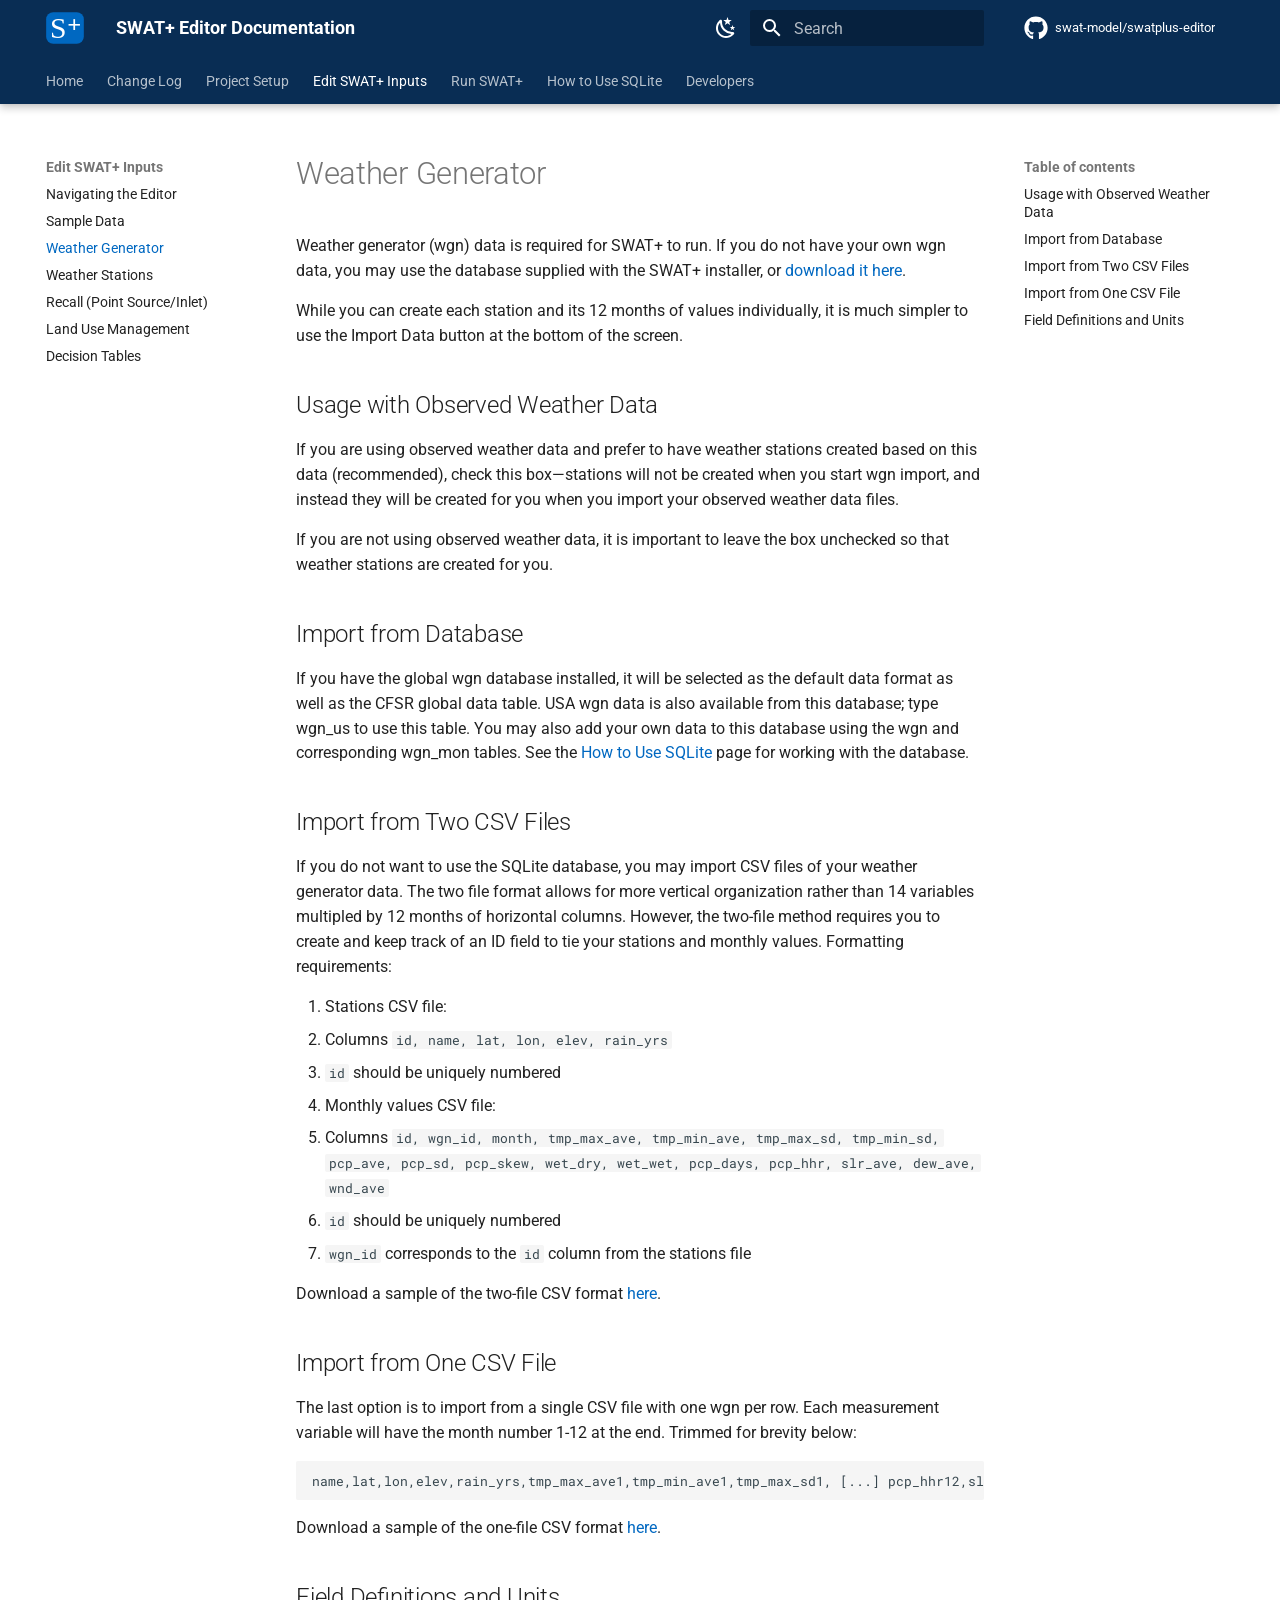
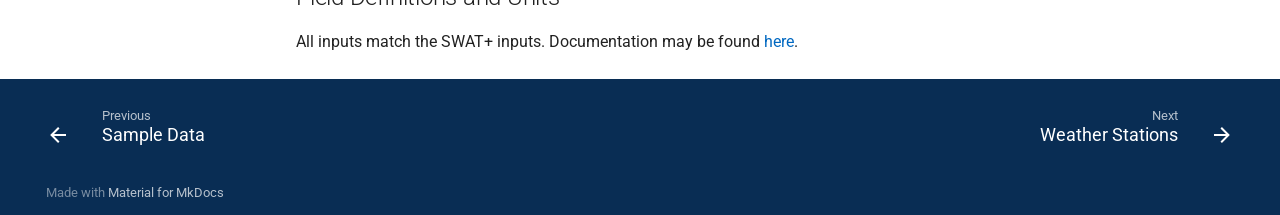
<file: edit-inputs/wgn/index.html>
<!doctype html>
<html lang="en" class="no-js">
  <head>
    
      <meta charset="utf-8">
      <meta name="viewport" content="width=device-width,initial-scale=1">
      
        <meta name="description" content="Documentation for the SWAT+ Editor, and interface for editing SWAT+ model input files.">
      
      
      
        <link rel="canonical" href="https://swat-model.github.io/swatplus-editor-documentation/edit-inputs/wgn/">
      
      
        <link rel="prev" href="../sample-data/">
      
      
        <link rel="next" href="../weather/">
      
      
        
      
      
      <link rel="icon" href="../../assets/favicon.ico">
      <meta name="generator" content="mkdocs-1.6.1, mkdocs-material-9.7.7">
    
    
      
        <title>Weather Generator - SWAT+ Editor Documentation</title>
      
    
    
      <link rel="stylesheet" href="../../assets/stylesheets/main.ec1eaa64.min.css">
      
        
        <link rel="stylesheet" href="../../assets/stylesheets/palette.ab4e12ef.min.css">
      
      


    
    
      
    
    
      
        
        
        <link rel="preconnect" href="https://fonts.gstatic.com" crossorigin>
        <link rel="stylesheet" href="https://fonts.googleapis.com/css?family=Roboto:300,300i,400,400i,700,700i%7CRoboto+Mono:400,400i,700,700i&display=fallback">
        <style>:root{--md-text-font:"Roboto";--md-code-font:"Roboto Mono"}</style>
      
    
    
      <link rel="stylesheet" href="../../assets/extra.css">
    
    <script>__md_scope=new URL("../..",location),__md_hash=e=>[...e].reduce(((e,_)=>(e<<5)-e+_.charCodeAt(0)),0),__md_get=(e,_=localStorage,t=__md_scope)=>JSON.parse(_.getItem(t.pathname+"."+e)),__md_set=(e,_,t=localStorage,a=__md_scope)=>{try{t.setItem(a.pathname+"."+e,JSON.stringify(_))}catch(e){}}</script>
    
      

    
    
  </head>
  
  
    
    
      
    
    
    
    
    <body dir="ltr" data-md-color-scheme="default" data-md-color-primary="custom" data-md-color-accent="custom">
  
    
    <input class="md-toggle" data-md-toggle="drawer" type="checkbox" id="__drawer" autocomplete="off">
    <input class="md-toggle" data-md-toggle="search" type="checkbox" id="__search" autocomplete="off">
    <label class="md-overlay" for="__drawer"></label>
    <div data-md-component="skip">
      
        
        <a href="#weather-generator" class="md-skip">
          Skip to content
        </a>
      
    </div>
    <div data-md-component="announce">
      
    </div>
    
    
      

  

<header class="md-header md-header--shadow md-header--lifted" data-md-component="header">
  <nav class="md-header__inner md-grid" aria-label="Header">
    <a href="../.." title="SWAT+ Editor Documentation" class="md-header__button md-logo" aria-label="SWAT+ Editor Documentation" data-md-component="logo">
      
  <img src="../../assets/splus.svg" alt="logo">

    </a>
    <label class="md-header__button md-icon" for="__drawer">
      
      <svg xmlns="http://www.w3.org/2000/svg" viewBox="0 0 24 24"><path d="M3 6h18v2H3zm0 5h18v2H3zm0 5h18v2H3z"/></svg>
    </label>
    <div class="md-header__title" data-md-component="header-title">
      <div class="md-header__ellipsis">
        <div class="md-header__topic">
          <span class="md-ellipsis">
            SWAT+ Editor Documentation
          </span>
        </div>
        <div class="md-header__topic" data-md-component="header-topic">
          <span class="md-ellipsis">
            
              Weather Generator
            
          </span>
        </div>
      </div>
    </div>
    
      
        <form class="md-header__option" data-md-component="palette">
  
    
    
    
    <input class="md-option" data-md-color-media="(prefers-color-scheme: light)" data-md-color-scheme="default" data-md-color-primary="custom" data-md-color-accent="custom"  aria-label="Switch to dark mode"  type="radio" name="__palette" id="__palette_0">
    
      <label class="md-header__button md-icon" title="Switch to dark mode" for="__palette_1" hidden>
        <svg xmlns="http://www.w3.org/2000/svg" viewBox="0 0 24 24"><path d="m17.75 4.09-2.53 1.94.91 3.06-2.63-1.81-2.63 1.81.91-3.06-2.53-1.94L12.44 4l1.06-3 1.06 3zm3.5 6.91-1.64 1.25.59 1.98-1.7-1.17-1.7 1.17.59-1.98L15.75 11l2.06-.05L18.5 9l.69 1.95zm-2.28 4.95c.83-.08 1.72 1.1 1.19 1.85-.32.45-.66.87-1.08 1.27C15.17 23 8.84 23 4.94 19.07c-3.91-3.9-3.91-10.24 0-14.14.4-.4.82-.76 1.27-1.08.75-.53 1.93.36 1.85 1.19-.27 2.86.69 5.83 2.89 8.02a9.96 9.96 0 0 0 8.02 2.89m-1.64 2.02a12.08 12.08 0 0 1-7.8-3.47c-2.17-2.19-3.33-5-3.49-7.82-2.81 3.14-2.7 7.96.31 10.98 3.02 3.01 7.84 3.12 10.98.31"/></svg>
      </label>
    
  
    
    
    
    <input class="md-option" data-md-color-media="(prefers-color-scheme: dark)" data-md-color-scheme="slate" data-md-color-primary="custom" data-md-color-accent="custom"  aria-label="Switch to light mode"  type="radio" name="__palette" id="__palette_1">
    
      <label class="md-header__button md-icon" title="Switch to light mode" for="__palette_0" hidden>
        <svg xmlns="http://www.w3.org/2000/svg" viewBox="0 0 24 24"><path d="M12 7a5 5 0 0 1 5 5 5 5 0 0 1-5 5 5 5 0 0 1-5-5 5 5 0 0 1 5-5m0 2a3 3 0 0 0-3 3 3 3 0 0 0 3 3 3 3 0 0 0 3-3 3 3 0 0 0-3-3m0-7 2.39 3.42C13.65 5.15 12.84 5 12 5s-1.65.15-2.39.42zM3.34 7l4.16-.35A7.2 7.2 0 0 0 5.94 8.5c-.44.74-.69 1.5-.83 2.29zm.02 10 1.76-3.77a7.131 7.131 0 0 0 2.38 4.14zM20.65 7l-1.77 3.79a7.02 7.02 0 0 0-2.38-4.15zm-.01 10-4.14.36c.59-.51 1.12-1.14 1.54-1.86.42-.73.69-1.5.83-2.29zM12 22l-2.41-3.44c.74.27 1.55.44 2.41.44.82 0 1.63-.17 2.37-.44z"/></svg>
      </label>
    
  
</form>
      
    
    
      <script>var palette=__md_get("__palette");if(palette&&palette.color){if("(prefers-color-scheme)"===palette.color.media){var media=matchMedia("(prefers-color-scheme: light)"),input=document.querySelector(media.matches?"[data-md-color-media='(prefers-color-scheme: light)']":"[data-md-color-media='(prefers-color-scheme: dark)']");palette.color.media=input.getAttribute("data-md-color-media"),palette.color.scheme=input.getAttribute("data-md-color-scheme"),palette.color.primary=input.getAttribute("data-md-color-primary"),palette.color.accent=input.getAttribute("data-md-color-accent")}for(var[key,value]of Object.entries(palette.color))document.body.setAttribute("data-md-color-"+key,value)}</script>
    
    
    
      
      
        <label class="md-header__button md-icon" for="__search">
          
          <svg xmlns="http://www.w3.org/2000/svg" viewBox="0 0 24 24"><path d="M9.5 3A6.5 6.5 0 0 1 16 9.5c0 1.61-.59 3.09-1.56 4.23l.27.27h.79l5 5-1.5 1.5-5-5v-.79l-.27-.27A6.52 6.52 0 0 1 9.5 16 6.5 6.5 0 0 1 3 9.5 6.5 6.5 0 0 1 9.5 3m0 2C7 5 5 7 5 9.5S7 14 9.5 14 14 12 14 9.5 12 5 9.5 5"/></svg>
        </label>
        <div class="md-search" data-md-component="search" role="dialog">
  <label class="md-search__overlay" for="__search"></label>
  <div class="md-search__inner" role="search">
    <form class="md-search__form" name="search">
      <input type="text" class="md-search__input" name="query" aria-label="Search" placeholder="Search" autocapitalize="off" autocorrect="off" autocomplete="off" spellcheck="false" data-md-component="search-query" required>
      <label class="md-search__icon md-icon" for="__search">
        
        <svg xmlns="http://www.w3.org/2000/svg" viewBox="0 0 24 24"><path d="M9.5 3A6.5 6.5 0 0 1 16 9.5c0 1.61-.59 3.09-1.56 4.23l.27.27h.79l5 5-1.5 1.5-5-5v-.79l-.27-.27A6.52 6.52 0 0 1 9.5 16 6.5 6.5 0 0 1 3 9.5 6.5 6.5 0 0 1 9.5 3m0 2C7 5 5 7 5 9.5S7 14 9.5 14 14 12 14 9.5 12 5 9.5 5"/></svg>
        
        <svg xmlns="http://www.w3.org/2000/svg" viewBox="0 0 24 24"><path d="M20 11v2H8l5.5 5.5-1.42 1.42L4.16 12l7.92-7.92L13.5 5.5 8 11z"/></svg>
      </label>
      <nav class="md-search__options" aria-label="Search">
        
        <button type="reset" class="md-search__icon md-icon" title="Clear" aria-label="Clear" tabindex="-1">
          
          <svg xmlns="http://www.w3.org/2000/svg" viewBox="0 0 24 24"><path d="M19 6.41 17.59 5 12 10.59 6.41 5 5 6.41 10.59 12 5 17.59 6.41 19 12 13.41 17.59 19 19 17.59 13.41 12z"/></svg>
        </button>
      </nav>
      
    </form>
    <div class="md-search__output">
      <div class="md-search__scrollwrap" tabindex="0" data-md-scrollfix>
        <div class="md-search-result" data-md-component="search-result">
          <div class="md-search-result__meta">
            Initializing search
          </div>
          <ol class="md-search-result__list" role="presentation"></ol>
        </div>
      </div>
    </div>
  </div>
</div>
      
    
    
      <div class="md-header__source">
        <a href="https://github.com/swat-model/swatplus-editor" title="Go to repository" class="md-source" data-md-component="source">
  <div class="md-source__icon md-icon">
    
    <svg xmlns="http://www.w3.org/2000/svg" viewBox="0 0 512 512"><!--! Font Awesome Free 7.1.0 by @fontawesome - https://fontawesome.com License - https://fontawesome.com/license/free (Icons: CC BY 4.0, Fonts: SIL OFL 1.1, Code: MIT License) Copyright 2025 Fonticons, Inc.--><path d="M173.9 397.4c0 2-2.3 3.6-5.2 3.6-3.3.3-5.6-1.3-5.6-3.6 0-2 2.3-3.6 5.2-3.6 3-.3 5.6 1.3 5.6 3.6m-31.1-4.5c-.7 2 1.3 4.3 4.3 4.9 2.6 1 5.6 0 6.2-2s-1.3-4.3-4.3-5.2c-2.6-.7-5.5.3-6.2 2.3m44.2-1.7c-2.9.7-4.9 2.6-4.6 4.9.3 2 2.9 3.3 5.9 2.6 2.9-.7 4.9-2.6 4.6-4.6-.3-1.9-3-3.2-5.9-2.9M252.8 8C114.1 8 8 113.3 8 252c0 110.9 69.8 205.8 169.5 239.2 12.8 2.3 17.3-5.6 17.3-12.1 0-6.2-.3-40.4-.3-61.4 0 0-70 15-84.7-29.8 0 0-11.4-29.1-27.8-36.6 0 0-22.9-15.7 1.6-15.4 0 0 24.9 2 38.6 25.8 21.9 38.6 58.6 27.5 72.9 20.9 2.3-16 8.8-27.1 16-33.7-55.9-6.2-112.3-14.3-112.3-110.5 0-27.5 7.6-41.3 23.6-58.9-2.6-6.5-11.1-33.3 2.6-67.9 20.9-6.5 69 27 69 27 20-5.6 41.5-8.5 62.8-8.5s42.8 2.9 62.8 8.5c0 0 48.1-33.6 69-27 13.7 34.7 5.2 61.4 2.6 67.9 16 17.7 25.8 31.5 25.8 58.9 0 96.5-58.9 104.2-114.8 110.5 9.2 7.9 17 22.9 17 46.4 0 33.7-.3 75.4-.3 83.6 0 6.5 4.6 14.4 17.3 12.1C436.2 457.8 504 362.9 504 252 504 113.3 391.5 8 252.8 8M105.2 352.9c-1.3 1-1 3.3.7 5.2 1.6 1.6 3.9 2.3 5.2 1 1.3-1 1-3.3-.7-5.2-1.6-1.6-3.9-2.3-5.2-1m-10.8-8.1c-.7 1.3.3 2.9 2.3 3.9 1.6 1 3.6.7 4.3-.7.7-1.3-.3-2.9-2.3-3.9-2-.6-3.6-.3-4.3.7m32.4 35.6c-1.6 1.3-1 4.3 1.3 6.2 2.3 2.3 5.2 2.6 6.5 1 1.3-1.3.7-4.3-1.3-6.2-2.2-2.3-5.2-2.6-6.5-1m-11.4-14.7c-1.6 1-1.6 3.6 0 5.9s4.3 3.3 5.6 2.3c1.6-1.3 1.6-3.9 0-6.2-1.4-2.3-4-3.3-5.6-2"/></svg>
  </div>
  <div class="md-source__repository">
    swat-model/swatplus-editor
  </div>
</a>
      </div>
    
  </nav>
  
    
      
<nav class="md-tabs" aria-label="Tabs" data-md-component="tabs">
  <div class="md-grid">
    <ul class="md-tabs__list">
      
        
  
  
  
  
    <li class="md-tabs__item">
      <a href="../.." class="md-tabs__link">
        
  
  
    
  
  Home

      </a>
    </li>
  

      
        
  
  
  
  
    <li class="md-tabs__item">
      <a href="../../changelog/" class="md-tabs__link">
        
  
  
    
  
  Change Log

      </a>
    </li>
  

      
        
  
  
  
  
    <li class="md-tabs__item">
      <a href="../../project-setup/" class="md-tabs__link">
        
  
  
    
  
  Project Setup

      </a>
    </li>
  

      
        
  
  
  
    
  
  
    
    
      <li class="md-tabs__item md-tabs__item--active">
        <a href="../" class="md-tabs__link">
          
  
  
  Edit SWAT+ Inputs

        </a>
      </li>
    
  

      
        
  
  
  
  
    <li class="md-tabs__item">
      <a href="../../run/" class="md-tabs__link">
        
  
  
    
  
  Run SWAT+

      </a>
    </li>
  

      
        
  
  
  
  
    <li class="md-tabs__item">
      <a href="../../sqlite/" class="md-tabs__link">
        
  
  
    
  
  How to Use SQLite

      </a>
    </li>
  

      
        
  
  
  
  
    
    
      <li class="md-tabs__item">
        <a href="../../developers/" class="md-tabs__link">
          
  
  
  Developers

        </a>
      </li>
    
  

      
    </ul>
  </div>
</nav>
    
  
</header>
    
    <div class="md-container" data-md-component="container">
      
      
        
      
      <main class="md-main" data-md-component="main">
        <div class="md-main__inner md-grid">
          
            
              
              <div class="md-sidebar md-sidebar--primary" data-md-component="sidebar" data-md-type="navigation" >
                <div class="md-sidebar__scrollwrap">
                  <div class="md-sidebar__inner">
                    


  


<nav class="md-nav md-nav--primary md-nav--lifted" aria-label="Navigation" data-md-level="0">
  <label class="md-nav__title" for="__drawer">
    <a href="../.." title="SWAT+ Editor Documentation" class="md-nav__button md-logo" aria-label="SWAT+ Editor Documentation" data-md-component="logo">
      
  <img src="../../assets/splus.svg" alt="logo">

    </a>
    SWAT+ Editor Documentation
  </label>
  
    <div class="md-nav__source">
      <a href="https://github.com/swat-model/swatplus-editor" title="Go to repository" class="md-source" data-md-component="source">
  <div class="md-source__icon md-icon">
    
    <svg xmlns="http://www.w3.org/2000/svg" viewBox="0 0 512 512"><!--! Font Awesome Free 7.1.0 by @fontawesome - https://fontawesome.com License - https://fontawesome.com/license/free (Icons: CC BY 4.0, Fonts: SIL OFL 1.1, Code: MIT License) Copyright 2025 Fonticons, Inc.--><path d="M173.9 397.4c0 2-2.3 3.6-5.2 3.6-3.3.3-5.6-1.3-5.6-3.6 0-2 2.3-3.6 5.2-3.6 3-.3 5.6 1.3 5.6 3.6m-31.1-4.5c-.7 2 1.3 4.3 4.3 4.9 2.6 1 5.6 0 6.2-2s-1.3-4.3-4.3-5.2c-2.6-.7-5.5.3-6.2 2.3m44.2-1.7c-2.9.7-4.9 2.6-4.6 4.9.3 2 2.9 3.3 5.9 2.6 2.9-.7 4.9-2.6 4.6-4.6-.3-1.9-3-3.2-5.9-2.9M252.8 8C114.1 8 8 113.3 8 252c0 110.9 69.8 205.8 169.5 239.2 12.8 2.3 17.3-5.6 17.3-12.1 0-6.2-.3-40.4-.3-61.4 0 0-70 15-84.7-29.8 0 0-11.4-29.1-27.8-36.6 0 0-22.9-15.7 1.6-15.4 0 0 24.9 2 38.6 25.8 21.9 38.6 58.6 27.5 72.9 20.9 2.3-16 8.8-27.1 16-33.7-55.9-6.2-112.3-14.3-112.3-110.5 0-27.5 7.6-41.3 23.6-58.9-2.6-6.5-11.1-33.3 2.6-67.9 20.9-6.5 69 27 69 27 20-5.6 41.5-8.5 62.8-8.5s42.8 2.9 62.8 8.5c0 0 48.1-33.6 69-27 13.7 34.7 5.2 61.4 2.6 67.9 16 17.7 25.8 31.5 25.8 58.9 0 96.5-58.9 104.2-114.8 110.5 9.2 7.9 17 22.9 17 46.4 0 33.7-.3 75.4-.3 83.6 0 6.5 4.6 14.4 17.3 12.1C436.2 457.8 504 362.9 504 252 504 113.3 391.5 8 252.8 8M105.2 352.9c-1.3 1-1 3.3.7 5.2 1.6 1.6 3.9 2.3 5.2 1 1.3-1 1-3.3-.7-5.2-1.6-1.6-3.9-2.3-5.2-1m-10.8-8.1c-.7 1.3.3 2.9 2.3 3.9 1.6 1 3.6.7 4.3-.7.7-1.3-.3-2.9-2.3-3.9-2-.6-3.6-.3-4.3.7m32.4 35.6c-1.6 1.3-1 4.3 1.3 6.2 2.3 2.3 5.2 2.6 6.5 1 1.3-1.3.7-4.3-1.3-6.2-2.2-2.3-5.2-2.6-6.5-1m-11.4-14.7c-1.6 1-1.6 3.6 0 5.9s4.3 3.3 5.6 2.3c1.6-1.3 1.6-3.9 0-6.2-1.4-2.3-4-3.3-5.6-2"/></svg>
  </div>
  <div class="md-source__repository">
    swat-model/swatplus-editor
  </div>
</a>
    </div>
  
  <ul class="md-nav__list" data-md-scrollfix>
    
      
      
  
  
  
  
    <li class="md-nav__item">
      <a href="../.." class="md-nav__link">
        
  
  
  <span class="md-ellipsis">
    
  
    Home
  

    
  </span>
  
  

      </a>
    </li>
  

    
      
      
  
  
  
  
    <li class="md-nav__item">
      <a href="../../changelog/" class="md-nav__link">
        
  
  
  <span class="md-ellipsis">
    
  
    Change Log
  

    
  </span>
  
  

      </a>
    </li>
  

    
      
      
  
  
  
  
    <li class="md-nav__item">
      <a href="../../project-setup/" class="md-nav__link">
        
  
  
  <span class="md-ellipsis">
    
  
    Project Setup
  

    
  </span>
  
  

      </a>
    </li>
  

    
      
      
  
  
    
  
  
  
    
    
    
    
      
        
        
      
      
    
    
    <li class="md-nav__item md-nav__item--active md-nav__item--section md-nav__item--nested">
      
        
        
        <input class="md-nav__toggle md-toggle " type="checkbox" id="__nav_4" checked>
        
          
          <label class="md-nav__link" for="__nav_4" id="__nav_4_label" tabindex="">
            
  
  
  <span class="md-ellipsis">
    
  
    Edit SWAT+ Inputs
  

    
  </span>
  
  

            <span class="md-nav__icon md-icon"></span>
          </label>
        
        <nav class="md-nav" data-md-level="1" aria-labelledby="__nav_4_label" aria-expanded="true">
          <label class="md-nav__title" for="__nav_4">
            <span class="md-nav__icon md-icon"></span>
            
  
    Edit SWAT+ Inputs
  

          </label>
          <ul class="md-nav__list" data-md-scrollfix>
            
              
                
  
  
  
  
    <li class="md-nav__item">
      <a href="../" class="md-nav__link">
        
  
  
  <span class="md-ellipsis">
    
  
    Navigating the Editor
  

    
  </span>
  
  

      </a>
    </li>
  

              
            
              
                
  
  
  
  
    <li class="md-nav__item">
      <a href="../sample-data/" class="md-nav__link">
        
  
  
  <span class="md-ellipsis">
    
  
    Sample Data
  

    
  </span>
  
  

      </a>
    </li>
  

              
            
              
                
  
  
    
  
  
  
    <li class="md-nav__item md-nav__item--active">
      
      <input class="md-nav__toggle md-toggle" type="checkbox" id="__toc">
      
      
        
      
      
        <label class="md-nav__link md-nav__link--active" for="__toc">
          
  
  
  <span class="md-ellipsis">
    
  
    Weather Generator
  

    
  </span>
  
  

          <span class="md-nav__icon md-icon"></span>
        </label>
      
      <a href="./" class="md-nav__link md-nav__link--active">
        
  
  
  <span class="md-ellipsis">
    
  
    Weather Generator
  

    
  </span>
  
  

      </a>
      
        

<nav class="md-nav md-nav--secondary" aria-label="Table of contents">
  
  
  
    
  
  
    <label class="md-nav__title" for="__toc">
      <span class="md-nav__icon md-icon"></span>
      Table of contents
    </label>
    <ul class="md-nav__list" data-md-component="toc" data-md-scrollfix>
      
        <li class="md-nav__item">
  <a href="#usage-with-observed-weather-data" class="md-nav__link">
    <span class="md-ellipsis">
      
        Usage with Observed Weather Data
      
    </span>
  </a>
  
</li>
      
        <li class="md-nav__item">
  <a href="#import-from-database" class="md-nav__link">
    <span class="md-ellipsis">
      
        Import from Database
      
    </span>
  </a>
  
</li>
      
        <li class="md-nav__item">
  <a href="#import-from-two-csv-files" class="md-nav__link">
    <span class="md-ellipsis">
      
        Import from Two CSV Files
      
    </span>
  </a>
  
</li>
      
        <li class="md-nav__item">
  <a href="#import-from-one-csv-file" class="md-nav__link">
    <span class="md-ellipsis">
      
        Import from One CSV File
      
    </span>
  </a>
  
</li>
      
        <li class="md-nav__item">
  <a href="#field-definitions-and-units" class="md-nav__link">
    <span class="md-ellipsis">
      
        Field Definitions and Units
      
    </span>
  </a>
  
</li>
      
    </ul>
  
</nav>
      
    </li>
  

              
            
              
                
  
  
  
  
    <li class="md-nav__item">
      <a href="../weather/" class="md-nav__link">
        
  
  
  <span class="md-ellipsis">
    
  
    Weather Stations
  

    
  </span>
  
  

      </a>
    </li>
  

              
            
              
                
  
  
  
  
    <li class="md-nav__item">
      <a href="../recall/" class="md-nav__link">
        
  
  
  <span class="md-ellipsis">
    
  
    Recall (Point Source/Inlet)
  

    
  </span>
  
  

      </a>
    </li>
  

              
            
              
                
  
  
  
  
    <li class="md-nav__item">
      <a href="../lum/" class="md-nav__link">
        
  
  
  <span class="md-ellipsis">
    
  
    Land Use Management
  

    
  </span>
  
  

      </a>
    </li>
  

              
            
              
                
  
  
  
  
    <li class="md-nav__item">
      <a href="../decision-tables/" class="md-nav__link">
        
  
  
  <span class="md-ellipsis">
    
  
    Decision Tables
  

    
  </span>
  
  

      </a>
    </li>
  

              
            
          </ul>
        </nav>
      
    </li>
  

    
      
      
  
  
  
  
    <li class="md-nav__item">
      <a href="../../run/" class="md-nav__link">
        
  
  
  <span class="md-ellipsis">
    
  
    Run SWAT+
  

    
  </span>
  
  

      </a>
    </li>
  

    
      
      
  
  
  
  
    <li class="md-nav__item">
      <a href="../../sqlite/" class="md-nav__link">
        
  
  
  <span class="md-ellipsis">
    
  
    How to Use SQLite
  

    
  </span>
  
  

      </a>
    </li>
  

    
      
      
  
  
  
  
    
    
    
    
      
      
    
    
    <li class="md-nav__item md-nav__item--nested">
      
        
        
        <input class="md-nav__toggle md-toggle " type="checkbox" id="__nav_7" >
        
          
          <label class="md-nav__link" for="__nav_7" id="__nav_7_label" tabindex="0">
            
  
  
  <span class="md-ellipsis">
    
  
    Developers
  

    
  </span>
  
  

            <span class="md-nav__icon md-icon"></span>
          </label>
        
        <nav class="md-nav" data-md-level="1" aria-labelledby="__nav_7_label" aria-expanded="false">
          <label class="md-nav__title" for="__nav_7">
            <span class="md-nav__icon md-icon"></span>
            
  
    Developers
  

          </label>
          <ul class="md-nav__list" data-md-scrollfix>
            
              
                
  
  
  
  
    <li class="md-nav__item">
      <a href="../../developers/" class="md-nav__link">
        
  
  
  <span class="md-ellipsis">
    
  
    Programmatic Access
  

    
  </span>
  
  

      </a>
    </li>
  

              
            
              
                
  
  
  
  
    <li class="md-nav__item">
      <a href="../../developers/code-structure/" class="md-nav__link">
        
  
  
  <span class="md-ellipsis">
    
  
    Code Structure
  

    
  </span>
  
  

      </a>
    </li>
  

              
            
          </ul>
        </nav>
      
    </li>
  

    
  </ul>
</nav>
                  </div>
                </div>
              </div>
            
            
              
              <div class="md-sidebar md-sidebar--secondary" data-md-component="sidebar" data-md-type="toc" >
                <div class="md-sidebar__scrollwrap">
                  <div class="md-sidebar__inner">
                    

<nav class="md-nav md-nav--secondary" aria-label="Table of contents">
  
  
  
    
  
  
    <label class="md-nav__title" for="__toc">
      <span class="md-nav__icon md-icon"></span>
      Table of contents
    </label>
    <ul class="md-nav__list" data-md-component="toc" data-md-scrollfix>
      
        <li class="md-nav__item">
  <a href="#usage-with-observed-weather-data" class="md-nav__link">
    <span class="md-ellipsis">
      
        Usage with Observed Weather Data
      
    </span>
  </a>
  
</li>
      
        <li class="md-nav__item">
  <a href="#import-from-database" class="md-nav__link">
    <span class="md-ellipsis">
      
        Import from Database
      
    </span>
  </a>
  
</li>
      
        <li class="md-nav__item">
  <a href="#import-from-two-csv-files" class="md-nav__link">
    <span class="md-ellipsis">
      
        Import from Two CSV Files
      
    </span>
  </a>
  
</li>
      
        <li class="md-nav__item">
  <a href="#import-from-one-csv-file" class="md-nav__link">
    <span class="md-ellipsis">
      
        Import from One CSV File
      
    </span>
  </a>
  
</li>
      
        <li class="md-nav__item">
  <a href="#field-definitions-and-units" class="md-nav__link">
    <span class="md-ellipsis">
      
        Field Definitions and Units
      
    </span>
  </a>
  
</li>
      
    </ul>
  
</nav>
                  </div>
                </div>
              </div>
            
          
          
            <div class="md-content" data-md-component="content">
              
              <article class="md-content__inner md-typeset">
                
                  


  
  


<h1 id="weather-generator">Weather Generator</h1>
<p>Weather generator (wgn) data is required for SWAT+ to run. If you do not have your own wgn data, you may use the database supplied with the SWAT+ installer, or <a href="https://plus.swat.tamu.edu/downloads/swatplus_wgn.zip">download it here</a>.</p>
<p>While you can create each station and its 12 months of values individually, it is much simpler to use the Import Data button at the bottom of the screen.</p>
<h2 id="usage-with-observed-weather-data">Usage with Observed Weather Data</h2>
<p>If you are using observed weather data and prefer to have weather stations created based on this data (recommended), check this box&mdash;stations will not be created when you start wgn import, and instead they will be created for you when you import your observed weather data files.</p>
<p>If you are not using observed weather data, it is important to leave the box unchecked so that weather stations are created for you.</p>
<h2 id="import-from-database">Import from Database</h2>
<p>If you have the global wgn database installed, it will be selected as the default data format as well as the CFSR global data table. USA wgn data is also available from this database; type wgn_us to use this table. You may also add your own data to this database using the wgn and corresponding wgn_mon tables. See the <a href="../../sqlite/">How to Use SQLite</a> page for working with the database.</p>
<h2 id="import-from-two-csv-files">Import from Two CSV Files</h2>
<p>If you do not want to use the SQLite database, you may import CSV files of your weather generator data. The two file format allows for more vertical organization rather than 14 variables multipled by 12 months of horizontal columns. However, the two-file method requires you to create and keep track of an ID field to tie your stations and monthly values. Formatting requirements:</p>
<ol>
<li>Stations CSV file:</li>
<li>Columns <code>id, name, lat, lon, elev, rain_yrs</code></li>
<li><code>id</code> should be uniquely numbered</li>
<li>Monthly values CSV file:</li>
<li>Columns <code>id, wgn_id, month, tmp_max_ave, tmp_min_ave, tmp_max_sd, tmp_min_sd, pcp_ave, pcp_sd, pcp_skew, wet_dry, wet_wet, pcp_days, pcp_hhr, slr_ave, dew_ave, wnd_ave</code></li>
<li><code>id</code> should be uniquely numbered</li>
<li><code>wgn_id</code> corresponds to the <code>id</code> column from the stations file</li>
</ol>
<p>Download a sample of the two-file CSV format <a href="https://plus.swat.tamu.edu/downloads/sample_files/wgn/swatplus_tf_wgn_template.zip">here</a>.</p>
<h2 id="import-from-one-csv-file">Import from One CSV File</h2>
<p>The last option is to import from a single CSV file with one wgn per row. Each measurement variable will have the month number 1-12 at the end. Trimmed for brevity below:</p>
<pre><code>name,lat,lon,elev,rain_yrs,tmp_max_ave1,tmp_min_ave1,tmp_max_sd1, [...] pcp_hhr12,slr_ave12,dew_ave12,wnd_ave12
</code></pre>
<p>Download a sample of the one-file CSV format <a href="https://plus.swat.tamu.edu/downloads/sample_files/wgn/swatplus_sf_wgn_template.csv">here</a>.</p>
<h2 id="field-definitions-and-units">Field Definitions and Units</h2>
<p>All inputs match the SWAT+ inputs. Documentation may be found <a href="https://swatplus.gitbook.io/io-docs/introduction-1/climate/weather-wgn.cli" target="_blank">here</a>.</p>












                
              </article>
            </div>
          
          
<script>var target=document.getElementById(location.hash.slice(1));target&&target.name&&(target.checked=target.name.startsWith("__tabbed_"))</script>
        </div>
        
          <button type="button" class="md-top md-icon" data-md-component="top" hidden>
  
  <svg xmlns="http://www.w3.org/2000/svg" viewBox="0 0 24 24"><path d="M13 20h-2V8l-5.5 5.5-1.42-1.42L12 4.16l7.92 7.92-1.42 1.42L13 8z"/></svg>
  Back to top
</button>
        
      </main>
      
        <footer class="md-footer">
  
    
      
      <nav class="md-footer__inner md-grid" aria-label="Footer" >
        
          
          <a href="../sample-data/" class="md-footer__link md-footer__link--prev" aria-label="Previous: Sample Data">
            <div class="md-footer__button md-icon">
              
              <svg xmlns="http://www.w3.org/2000/svg" viewBox="0 0 24 24"><path d="M20 11v2H8l5.5 5.5-1.42 1.42L4.16 12l7.92-7.92L13.5 5.5 8 11z"/></svg>
            </div>
            <div class="md-footer__title">
              <span class="md-footer__direction">
                Previous
              </span>
              <div class="md-ellipsis">
                Sample Data
              </div>
            </div>
          </a>
        
        
          
          <a href="../weather/" class="md-footer__link md-footer__link--next" aria-label="Next: Weather Stations">
            <div class="md-footer__title">
              <span class="md-footer__direction">
                Next
              </span>
              <div class="md-ellipsis">
                Weather Stations
              </div>
            </div>
            <div class="md-footer__button md-icon">
              
              <svg xmlns="http://www.w3.org/2000/svg" viewBox="0 0 24 24"><path d="M4 11v2h12l-5.5 5.5 1.42 1.42L19.84 12l-7.92-7.92L10.5 5.5 16 11z"/></svg>
            </div>
          </a>
        
      </nav>
    
  
  <div class="md-footer-meta md-typeset">
    <div class="md-footer-meta__inner md-grid">
      <div class="md-copyright">
  
  
    Made with
    <a href="https://squidfunk.github.io/mkdocs-material/" target="_blank" rel="noopener">
      Material for MkDocs
    </a>
  
</div>
      
    </div>
  </div>
</footer>
      
    </div>
    <div class="md-dialog" data-md-component="dialog">
      <div class="md-dialog__inner md-typeset"></div>
    </div>
    
    
    
      
      
      <script id="__config" type="application/json">{"annotate": null, "base": "../..", "features": ["navigation.tabs", "navigation.tabs.sticky", "navigation.top", "navigation.footer"], "search": "../../assets/javascripts/workers/search.2c215733.min.js", "tags": null, "translations": {"clipboard.copied": "Copied to clipboard", "clipboard.copy": "Copy to clipboard", "search.result.more.one": "1 more on this page", "search.result.more.other": "# more on this page", "search.result.none": "No matching documents", "search.result.one": "1 matching document", "search.result.other": "# matching documents", "search.result.placeholder": "Type to start searching", "search.result.term.missing": "Missing", "select.version": "Select version"}, "version": null}</script>
    
    
      <script src="../../assets/javascripts/bundle.d7400e89.min.js"></script>
      
    
  </body>
</html>
</file>
<file: assets/extra.css>
/* Dark navy primary palette. */
:root,
[data-md-color-scheme="default"] {
  --md-primary-fg-color: #092D54;
  --md-primary-bg-color: #ffffff;
  --md-accent-fg-color: #5a9eff;
  --md-accent-bg-color: #ffffff;
  --md-typeset-a-color: #0068C1;
  --md-footer-bg-color: #092D54;
  --md-footer-bg-color--dark: #092D54;
}

[data-md-color-scheme="slate"] {
  --md-primary-fg-color: #092D54;
  --md-accent-fg-color: #ffffff;
  --md-default-bg-color: #031a33;
  --md-typeset-a-color: #ffffff;
  --md-footer-bg-color: #092D54;
  --md-footer-bg-color--dark: #092D54;
  --md-code-bg-color: #092D54;
}

[data-md-color-scheme="slate"] .md-typeset a {
  text-decoration: underline;
  text-underline-offset: 0.18em;
  text-decoration-thickness: 1px;
}

[data-md-color-scheme="slate"] .md-typeset a:hover {
  text-decoration-thickness: 2px;
}

/* Cap overall page width on very wide screens. */
@media (min-width: 90em) {
  .md-grid {
    max-width: 1500px;
  }
}

/* Slightly larger reading text. */
.md-typeset {
  font-size: 0.78rem;
}

/* "Important" admonition: lighter chrome, used by our "Potential bug" sections. */
.md-typeset h2#important {
  border-top: 1px solid var(--md-default-fg-color--lightest);
  padding-top: 1rem;
  margin-top: 2rem;
}

/* Make the SVG wordmark logo a bit larger in the header. */
.md-header__button.md-logo img,
.md-header__button.md-logo svg {
  height: 1.6rem;
  width: auto;
}

.md-typeset .md-button {
    border-radius: 1.2rem;
    text-decoration: none !important;
}

.md-typeset .md-button--primary {
    border: 1px solid #0058ca;
    background: linear-gradient(135deg, #009cda, #0058ca);
}

.md-typeset .md-button--primary:hover {
    background: linear-gradient(135deg, #0085b9, #0049a8);
}
</file>
<file: assets/stylesheets/main.ec1eaa64.min.css>
@charset "UTF-8";html{-webkit-text-size-adjust:none;-moz-text-size-adjust:none;text-size-adjust:none;box-sizing:border-box}*,:after,:before{box-sizing:inherit}@media (prefers-reduced-motion){*,:after,:before{transition:none!important}}body{margin:0}a,button,input,label{-webkit-tap-highlight-color:transparent}a{color:inherit;text-decoration:none}hr{border:0;box-sizing:initial;display:block;height:.05rem;overflow:visible;padding:0}small{font-size:80%}sub,sup{line-height:1em}img{border-style:none}table{border-collapse:initial;border-spacing:0}td,th{font-weight:400;vertical-align:top}button{background:#0000;border:0;font-family:inherit;font-size:inherit;margin:0;padding:0}input{border:0;outline:none}:root{--md-primary-fg-color:#4051b5;--md-primary-fg-color--light:#5d6cc0;--md-primary-fg-color--dark:#303fa1;--md-primary-bg-color:#fff;--md-primary-bg-color--light:#ffffffb3;--md-accent-fg-color:#526cfe;--md-accent-fg-color--transparent:#526cfe1a;--md-accent-bg-color:#fff;--md-accent-bg-color--light:#ffffffb3}[data-md-color-scheme=default]{color-scheme:light}[data-md-color-scheme=default] img[src$="#gh-dark-mode-only"],[data-md-color-scheme=default] img[src$="#only-dark"]{display:none}:root,[data-md-color-scheme=default]{--md-hue:225deg;--md-default-fg-color:#000000de;--md-default-fg-color--light:#0000008a;--md-default-fg-color--lighter:#00000052;--md-default-fg-color--lightest:#00000012;--md-default-bg-color:#fff;--md-default-bg-color--light:#ffffffb3;--md-default-bg-color--lighter:#ffffff4d;--md-default-bg-color--lightest:#ffffff1f;--md-code-fg-color:#36464e;--md-code-bg-color:#f5f5f5;--md-code-bg-color--light:#f5f5f5b3;--md-code-bg-color--lighter:#f5f5f54d;--md-code-hl-color:#4287ff;--md-code-hl-color--light:#4287ff1a;--md-code-hl-number-color:#d52a2a;--md-code-hl-special-color:#db1457;--md-code-hl-function-color:#a846b9;--md-code-hl-constant-color:#6e59d9;--md-code-hl-keyword-color:#3f6ec6;--md-code-hl-string-color:#1c7d4d;--md-code-hl-name-color:var(--md-code-fg-color);--md-code-hl-operator-color:var(--md-default-fg-color--light);--md-code-hl-punctuation-color:var(--md-default-fg-color--light);--md-code-hl-comment-color:var(--md-default-fg-color--light);--md-code-hl-generic-color:var(--md-default-fg-color--light);--md-code-hl-variable-color:var(--md-default-fg-color--light);--md-typeset-color:var(--md-default-fg-color);--md-typeset-a-color:var(--md-primary-fg-color);--md-typeset-del-color:#f5503d26;--md-typeset-ins-color:#0bd57026;--md-typeset-kbd-color:#fafafa;--md-typeset-kbd-accent-color:#fff;--md-typeset-kbd-border-color:#b8b8b8;--md-typeset-mark-color:#ffff0080;--md-typeset-table-color:#0000001f;--md-typeset-table-color--light:rgba(0,0,0,.035);--md-admonition-fg-color:var(--md-default-fg-color);--md-admonition-bg-color:var(--md-default-bg-color);--md-warning-fg-color:#000000de;--md-warning-bg-color:#ff9;--md-footer-fg-color:#fff;--md-footer-fg-color--light:#ffffffb3;--md-footer-fg-color--lighter:#ffffff73;--md-footer-bg-color:#000000de;--md-footer-bg-color--dark:#00000052;--md-shadow-z1:0 0.2rem 0.5rem #0000000d,0 0 0.05rem #0000001a;--md-shadow-z2:0 0.2rem 0.5rem #0000001a,0 0 0.05rem #00000040;--md-shadow-z3:0 0.2rem 0.5rem #0003,0 0 0.05rem #00000059}.md-icon svg{fill:currentcolor;display:block;height:1.2rem;width:1.2rem}body{-webkit-font-smoothing:antialiased;-moz-osx-font-smoothing:grayscale;--md-text-font-family:var(--md-text-font,_),-apple-system,BlinkMacSystemFont,Helvetica,Arial,sans-serif;--md-code-font-family:var(--md-code-font,_),SFMono-Regular,Consolas,Menlo,monospace}aside,body,input{font-feature-settings:"kern","liga";color:var(--md-typeset-color);font-family:var(--md-text-font-family)}code,kbd,pre{font-feature-settings:"kern";font-family:var(--md-code-font-family)}:root{--md-typeset-table-sort-icon:url('data:image/svg+xml;charset=utf-8,<svg xmlns="http://www.w3.org/2000/svg" viewBox="0 0 24 24"><path d="m18 21-4-4h3V7h-3l4-4 4 4h-3v10h3M2 19v-2h10v2M2 13v-2h7v2M2 7V5h4v2z"/></svg>');--md-typeset-table-sort-icon--asc:url('data:image/svg+xml;charset=utf-8,<svg xmlns="http://www.w3.org/2000/svg" viewBox="0 0 24 24"><path d="M19 17h3l-4 4-4-4h3V3h2M2 17h10v2H2M6 5v2H2V5m0 6h7v2H2z"/></svg>');--md-typeset-table-sort-icon--desc:url('data:image/svg+xml;charset=utf-8,<svg xmlns="http://www.w3.org/2000/svg" viewBox="0 0 24 24"><path d="M19 7h3l-4-4-4 4h3v14h2M2 17h10v2H2M6 5v2H2V5m0 6h7v2H2z"/></svg>')}.md-typeset{-webkit-print-color-adjust:exact;color-adjust:exact;font-size:.8rem;line-height:1.6;overflow-wrap:break-word}@media print{.md-typeset{font-size:.68rem}}.md-typeset blockquote,.md-typeset dl,.md-typeset figure,.md-typeset ol,.md-typeset pre,.md-typeset ul{margin-bottom:1em;margin-top:1em}.md-typeset h1{color:var(--md-default-fg-color--light);font-size:2em;line-height:1.3;margin:0 0 1.25em}.md-typeset h1,.md-typeset h2{font-weight:300;letter-spacing:-.01em}.md-typeset h2{font-size:1.5625em;line-height:1.4;margin:1.6em 0 .64em}.md-typeset h3{font-size:1.25em;font-weight:400;letter-spacing:-.01em;line-height:1.5;margin:1.6em 0 .8em}.md-typeset h2+h3{margin-top:.8em}.md-typeset h4{font-weight:700;letter-spacing:-.01em;margin:1em 0}.md-typeset h5,.md-typeset h6{color:var(--md-default-fg-color--light);font-size:.8em;font-weight:700;letter-spacing:-.01em;margin:1.25em 0}.md-typeset h5{text-transform:uppercase}.md-typeset h5 code{text-transform:none}.md-typeset hr{border-bottom:.05rem solid var(--md-default-fg-color--lightest);display:flow-root;margin:1.5em 0}.md-typeset a{color:var(--md-typeset-a-color);word-break:break-word}.md-typeset a,.md-typeset a:before{transition:color 125ms}.md-typeset a:focus,.md-typeset a:hover{color:var(--md-accent-fg-color)}.md-typeset a:focus code,.md-typeset a:hover code{background-color:var(--md-accent-fg-color--transparent);color:var(--md-accent-fg-color)}.md-typeset a code{color:var(--md-typeset-a-color)}.md-typeset a.focus-visible{outline-color:var(--md-accent-fg-color);outline-offset:.2rem}.md-typeset code,.md-typeset kbd,.md-typeset pre{color:var(--md-code-fg-color);direction:ltr;font-variant-ligatures:none;transition:background-color 125ms}@media print{.md-typeset code,.md-typeset kbd,.md-typeset pre{white-space:pre-wrap}}.md-typeset code{background-color:var(--md-code-bg-color);border-radius:.1rem;-webkit-box-decoration-break:clone;box-decoration-break:clone;font-size:.85em;padding:0 .2941176471em;transition:color 125ms,background-color 125ms;word-break:break-word}.md-typeset code:not(.focus-visible){-webkit-tap-highlight-color:transparent;outline:none}.md-typeset pre{display:flow-root;line-height:1.4;position:relative}.md-typeset pre>code{-webkit-box-decoration-break:slice;box-decoration-break:slice;box-shadow:none;display:block;margin:0;outline-color:var(--md-accent-fg-color);overflow:auto;padding:.7720588235em 1.1764705882em;scrollbar-color:var(--md-default-fg-color--lighter) #0000;scrollbar-width:thin;touch-action:auto;word-break:normal}.md-typeset pre>code:hover{scrollbar-color:var(--md-accent-fg-color) #0000}.md-typeset pre>code::-webkit-scrollbar{height:.2rem;width:.2rem}.md-typeset pre>code::-webkit-scrollbar-thumb{background-color:var(--md-default-fg-color--lighter)}.md-typeset pre>code::-webkit-scrollbar-thumb:hover{background-color:var(--md-accent-fg-color)}.md-typeset kbd{background-color:var(--md-typeset-kbd-color);border-radius:.1rem;box-shadow:0 .1rem 0 .05rem var(--md-typeset-kbd-border-color),0 .1rem 0 var(--md-typeset-kbd-border-color),0 -.1rem .2rem var(--md-typeset-kbd-accent-color) inset;color:var(--md-default-fg-color);display:inline-block;font-size:.75em;padding:0 .6666666667em;vertical-align:text-top;word-break:break-word}.md-typeset mark{background-color:var(--md-typeset-mark-color);-webkit-box-decoration-break:clone;box-decoration-break:clone;color:inherit;word-break:break-word}.md-typeset abbr{cursor:help;text-decoration:none}.md-typeset [data-preview],.md-typeset abbr{border-bottom:.05rem dotted var(--md-default-fg-color--light)}.md-typeset small{opacity:.75}[dir=ltr] .md-typeset sub,[dir=ltr] .md-typeset sup{margin-left:.078125em}[dir=rtl] .md-typeset sub,[dir=rtl] .md-typeset sup{margin-right:.078125em}[dir=ltr] .md-typeset blockquote{padding-left:.6rem}[dir=rtl] .md-typeset blockquote{padding-right:.6rem}[dir=ltr] .md-typeset blockquote{border-left:.2rem solid var(--md-default-fg-color--lighter)}[dir=rtl] .md-typeset blockquote{border-right:.2rem solid var(--md-default-fg-color--lighter)}.md-typeset blockquote{color:var(--md-default-fg-color--light);margin-left:0;margin-right:0}.md-typeset ul{list-style-type:disc}.md-typeset ul[type]{list-style-type:revert-layer}[dir=ltr] .md-typeset ol,[dir=ltr] .md-typeset ul{margin-left:.625em}[dir=rtl] .md-typeset ol,[dir=rtl] .md-typeset ul{margin-right:.625em}.md-typeset ol,.md-typeset ul{padding:0}.md-typeset ol:not([hidden]),.md-typeset ul:not([hidden]){display:flow-root}.md-typeset ol ol,.md-typeset ul ol{list-style-type:lower-alpha}.md-typeset ol ol ol,.md-typeset ul ol ol{list-style-type:lower-roman}.md-typeset ol ol ol ol,.md-typeset ul ol ol ol{list-style-type:upper-alpha}.md-typeset ol ol ol ol ol,.md-typeset ul ol ol ol ol{list-style-type:upper-roman}.md-typeset ol[type],.md-typeset ul[type]{list-style-type:revert-layer}[dir=ltr] .md-typeset ol li,[dir=ltr] .md-typeset ul li{margin-left:1.25em}[dir=rtl] .md-typeset ol li,[dir=rtl] .md-typeset ul li{margin-right:1.25em}.md-typeset ol li,.md-typeset ul li{margin-bottom:.5em}.md-typeset ol li blockquote,.md-typeset ol li p,.md-typeset ul li blockquote,.md-typeset ul li p{margin:.5em 0}.md-typeset ol li:last-child,.md-typeset ul li:last-child{margin-bottom:0}[dir=ltr] .md-typeset ol li ol,[dir=ltr] .md-typeset ol li ul,[dir=ltr] .md-typeset ul li ol,[dir=ltr] .md-typeset ul li ul{margin-left:.625em}[dir=rtl] .md-typeset ol li ol,[dir=rtl] .md-typeset ol li ul,[dir=rtl] .md-typeset ul li ol,[dir=rtl] .md-typeset ul li ul{margin-right:.625em}.md-typeset ol li ol,.md-typeset ol li ul,.md-typeset ul li ol,.md-typeset ul li ul{margin-bottom:.5em;margin-top:.5em}[dir=ltr] .md-typeset dd{margin-left:1.875em}[dir=rtl] .md-typeset dd{margin-right:1.875em}.md-typeset dd{margin-bottom:1.5em;margin-top:1em}.md-typeset img,.md-typeset svg,.md-typeset video{height:auto;max-width:100%}.md-typeset img[align=left]{margin:1em 1em 1em 0}.md-typeset img[align=right]{margin:1em 0 1em 1em}.md-typeset img[align]:only-child{margin-top:0}.md-typeset figure{display:flow-root;margin:1em auto;max-width:100%;text-align:center;width:fit-content}.md-typeset figure img{display:block;margin:0 auto}.md-typeset figcaption{font-style:italic;margin:1em auto;max-width:24rem}.md-typeset iframe{max-width:100%}.md-typeset table:not([class]){background-color:var(--md-default-bg-color);border:.05rem solid var(--md-typeset-table-color);border-radius:.1rem;display:inline-block;font-size:.64rem;max-width:100%;overflow:auto;touch-action:auto}@media print{.md-typeset table:not([class]){display:table}}.md-typeset table:not([class])+*{margin-top:1.5em}.md-typeset table:not([class]) td>:first-child,.md-typeset table:not([class]) th>:first-child{margin-top:0}.md-typeset table:not([class]) td>:last-child,.md-typeset table:not([class]) th>:last-child{margin-bottom:0}.md-typeset table:not([class]) td:not([align]),.md-typeset table:not([class]) th:not([align]){text-align:left}[dir=rtl] .md-typeset table:not([class]) td:not([align]),[dir=rtl] .md-typeset table:not([class]) th:not([align]){text-align:right}.md-typeset table:not([class]) th{font-weight:700;min-width:5rem;padding:.9375em 1.25em;vertical-align:top}.md-typeset table:not([class]) td{border-top:.05rem solid var(--md-typeset-table-color);padding:.9375em 1.25em;vertical-align:top}.md-typeset table:not([class]) tbody tr{transition:background-color 125ms}.md-typeset table:not([class]) tbody tr:hover{background-color:var(--md-typeset-table-color--light);box-shadow:0 .05rem 0 var(--md-default-bg-color) inset}.md-typeset table:not([class]) a{word-break:normal}.md-typeset table th[role=columnheader]{cursor:pointer}[dir=ltr] .md-typeset table th[role=columnheader]:after{margin-left:.5em}[dir=rtl] .md-typeset table th[role=columnheader]:after{margin-right:.5em}.md-typeset table th[role=columnheader]:after{content:"";display:inline-block;height:1.2em;-webkit-mask-image:var(--md-typeset-table-sort-icon);mask-image:var(--md-typeset-table-sort-icon);-webkit-mask-repeat:no-repeat;mask-repeat:no-repeat;-webkit-mask-size:contain;mask-size:contain;transition:background-color 125ms;vertical-align:text-bottom;width:1.2em}.md-typeset table th[role=columnheader]:hover:after{background-color:var(--md-default-fg-color--lighter)}.md-typeset table th[role=columnheader][aria-sort=ascending]:after{background-color:var(--md-default-fg-color--light);-webkit-mask-image:var(--md-typeset-table-sort-icon--asc);mask-image:var(--md-typeset-table-sort-icon--asc)}.md-typeset table th[role=columnheader][aria-sort=descending]:after{background-color:var(--md-default-fg-color--light);-webkit-mask-image:var(--md-typeset-table-sort-icon--desc);mask-image:var(--md-typeset-table-sort-icon--desc)}.md-typeset__scrollwrap{margin:1em -.8rem;overflow-x:auto;touch-action:auto}.md-typeset__table{display:inline-block;margin-bottom:.5em;padding:0 .8rem}@media print{.md-typeset__table{display:block}}html .md-typeset__table table{display:table;margin:0;overflow:hidden;width:100%}@media screen and (max-width:44.984375em){.md-content__inner>pre{margin:1em -.8rem}.md-content__inner>pre code{border-radius:0}}.md-typeset .md-author{border-radius:100%;display:block;flex-shrink:0;height:1.6rem;overflow:hidden;position:relative;transition:color 125ms,transform 125ms;width:1.6rem}.md-typeset .md-author img{display:block}.md-typeset .md-author--more{background:var(--md-default-fg-color--lightest);color:var(--md-default-fg-color--lighter);font-size:.6rem;font-weight:700;line-height:1.6rem;text-align:center}.md-typeset .md-author--long{height:2.4rem;width:2.4rem}.md-typeset a.md-author{transform:scale(1)}.md-typeset a.md-author img{border-radius:100%;filter:grayscale(100%) opacity(75%);transition:filter 125ms}.md-typeset a.md-author:focus,.md-typeset a.md-author:hover{transform:scale(1.1);z-index:1}.md-typeset a.md-author:focus img,.md-typeset a.md-author:hover img{filter:grayscale(0)}.md-banner{background-color:var(--md-footer-bg-color);color:var(--md-footer-fg-color);overflow:auto}@media print{.md-banner{display:none}}.md-banner--warning{background-color:var(--md-warning-bg-color);color:var(--md-warning-fg-color)}.md-banner__inner{font-size:.7rem;margin:.6rem auto;padding:0 .8rem}[dir=ltr] .md-banner__button{float:right}[dir=rtl] .md-banner__button{float:left}.md-banner__button{color:inherit;cursor:pointer;transition:opacity .25s}.no-js .md-banner__button{display:none}.md-banner__button:hover{opacity:.7}html{font-size:125%;height:100%;overflow-x:hidden}@media screen and (min-width:100em){html{font-size:137.5%}}@media screen and (min-width:125em){html{font-size:150%}}body{background-color:var(--md-default-bg-color);display:flex;flex-direction:column;font-size:.5rem;min-height:100%;position:relative;width:100%}@media print{body{display:block}}@media screen and (max-width:59.984375em){body[data-md-scrolllock]{position:fixed}}.md-grid{margin-left:auto;margin-right:auto;max-width:61rem}.md-container{display:flex;flex-direction:column;flex-grow:1}@media print{.md-container{display:block}}.md-main{flex-grow:1}.md-main__inner{display:flex;height:100%;margin-top:1.5rem}.md-ellipsis{overflow:hidden;text-overflow:ellipsis}.md-toggle{display:none}.md-option{height:0;opacity:0;position:absolute;width:0}.md-option:checked+label:not([hidden]){display:block}.md-option.focus-visible+label{outline-color:var(--md-accent-fg-color);outline-style:auto}.md-skip{background-color:var(--md-default-fg-color);border-radius:.1rem;color:var(--md-default-bg-color);font-size:.64rem;margin:.5rem;opacity:0;outline-color:var(--md-accent-fg-color);padding:.3rem .5rem;position:fixed;transform:translateY(.4rem);z-index:-1}.md-skip:focus{opacity:1;transform:translateY(0);transition:transform .25s cubic-bezier(.4,0,.2,1),opacity 175ms 75ms;z-index:10}@page{margin:25mm}:root{--md-clipboard-icon:url('data:image/svg+xml;charset=utf-8,<svg xmlns="http://www.w3.org/2000/svg" viewBox="0 0 24 24"><path d="M19 21H8V7h11m0-2H8a2 2 0 0 0-2 2v14a2 2 0 0 0 2 2h11a2 2 0 0 0 2-2V7a2 2 0 0 0-2-2m-3-4H4a2 2 0 0 0-2 2v14h2V3h12z"/></svg>')}.md-clipboard{border-radius:.1rem;color:var(--md-default-fg-color--lightest);cursor:pointer;height:1.5em;outline-color:var(--md-accent-fg-color);outline-offset:.1rem;transition:color .25s;width:1.5em;z-index:1}@media print{.md-clipboard{display:none}}.md-clipboard:not(.focus-visible){-webkit-tap-highlight-color:transparent;outline:none}:hover>.md-clipboard{color:var(--md-default-fg-color--light)}.md-clipboard:focus,.md-clipboard:hover{color:var(--md-accent-fg-color)}.md-clipboard:after{background-color:currentcolor;content:"";display:block;height:1.125em;margin:0 auto;-webkit-mask-image:var(--md-clipboard-icon);mask-image:var(--md-clipboard-icon);-webkit-mask-position:center;mask-position:center;-webkit-mask-repeat:no-repeat;mask-repeat:no-repeat;-webkit-mask-size:contain;mask-size:contain;width:1.125em}.md-clipboard--inline{cursor:pointer}.md-clipboard--inline code{transition:color .25s,background-color .25s}.md-clipboard--inline:focus code,.md-clipboard--inline:hover code{background-color:var(--md-accent-fg-color--transparent);color:var(--md-accent-fg-color)}:root{--md-code-select-icon:url('data:image/svg+xml;charset=utf-8,<svg xmlns="http://www.w3.org/2000/svg" viewBox="0 0 24 24"><path d="M19 19h-4v2h4c1.1 0 2-.9 2-2v-4h-2m0-12h-4v2h4v4h2V5c0-1.1-.9-2-2-2M5 5h4V3H5c-1.1 0-2 .9-2 2v4h2m0 6H3v4c0 1.1.9 2 2 2h4v-2H5zm2-4h2v2H7zm4 0h2v2h-2zm4 0h2v2h-2zM7 7h2v2H7zm4 0h2v2h-2zm4 0h2v2h-2zm-8 8h2v2H7zm4 0h2v2h-2zm4 0h2v2h-2z"/></svg>');--md-code-copy-icon:url('data:image/svg+xml;charset=utf-8,<svg xmlns="http://www.w3.org/2000/svg" viewBox="0 0 24 24"><path d="M19 21H8V7h11m0-2H8a2 2 0 0 0-2 2v14a2 2 0 0 0 2 2h11a2 2 0 0 0 2-2V7a2 2 0 0 0-2-2m-3-4H4a2 2 0 0 0-2 2v14h2V3h12z"/></svg>')}.md-typeset .md-code__content{display:grid}.md-code__nav{background-color:var(--md-code-bg-color--lighter);border-radius:.1rem;display:flex;gap:.2rem;padding:.2rem;position:absolute;right:.25em;top:.25em;transition:background-color .25s;z-index:1}:hover>.md-code__nav{background-color:var(--md-code-bg-color--light)}.md-code__button{color:var(--md-default-fg-color--lightest);cursor:pointer;display:block;height:1.5em;outline-color:var(--md-accent-fg-color);outline-offset:.1rem;transition:color .25s;width:1.5em}:hover>*>.md-code__button{color:var(--md-default-fg-color--light)}.md-code__button.focus-visible,.md-code__button:hover{color:var(--md-accent-fg-color)}.md-code__button--active{color:var(--md-default-fg-color)!important}.md-code__button:after{background-color:currentcolor;content:"";display:block;height:1.125em;margin:0 auto;-webkit-mask-position:center;mask-position:center;-webkit-mask-repeat:no-repeat;mask-repeat:no-repeat;-webkit-mask-size:contain;mask-size:contain;width:1.125em}.md-code__button[data-md-type=select]:after{-webkit-mask-image:var(--md-code-select-icon);mask-image:var(--md-code-select-icon)}.md-code__button[data-md-type=copy]:after{-webkit-mask-image:var(--md-code-copy-icon);mask-image:var(--md-code-copy-icon)}@keyframes consent{0%{opacity:0;transform:translateY(100%)}to{opacity:1;transform:translateY(0)}}@keyframes overlay{0%{opacity:0}to{opacity:1}}.md-consent__overlay{animation:overlay .25s both;-webkit-backdrop-filter:blur(.1rem);backdrop-filter:blur(.1rem);background-color:#0000008a;height:100%;opacity:1;position:fixed;top:0;width:100%;z-index:5}.md-consent__inner{animation:consent .5s cubic-bezier(.1,.7,.1,1) both;background-color:var(--md-default-bg-color);border:0;border-radius:.1rem;bottom:0;box-shadow:0 0 .2rem #0000001a,0 .2rem .4rem #0003;max-height:100%;overflow:auto;padding:0;position:fixed;width:100%;z-index:5}.md-consent__form{padding:.8rem}.md-consent__settings{display:none;margin:1em 0}input:checked+.md-consent__settings{display:block}.md-consent__controls{margin-bottom:.8rem}.md-typeset .md-consent__controls .md-button{display:inline}@media screen and (max-width:44.984375em){.md-typeset .md-consent__controls .md-button{display:block;margin-top:.4rem;text-align:center;width:100%}}.md-consent label{cursor:pointer}.md-content{flex-grow:1;min-width:0}.md-content__inner{margin:0 .8rem 1.2rem;padding-top:.6rem}@media screen and (min-width:76.25em){[dir=ltr] .md-sidebar--primary:not([hidden])~.md-content>.md-content__inner{margin-left:1.2rem}[dir=ltr] .md-sidebar--secondary:not([hidden])~.md-content>.md-content__inner,[dir=rtl] .md-sidebar--primary:not([hidden])~.md-content>.md-content__inner{margin-right:1.2rem}[dir=rtl] .md-sidebar--secondary:not([hidden])~.md-content>.md-content__inner{margin-left:1.2rem}}.md-content__inner:before{content:"";display:block;height:.4rem}.md-content__inner>:last-child{margin-bottom:0}[dir=ltr] .md-content__button{float:right}[dir=rtl] .md-content__button{float:left}[dir=ltr] .md-content__button{margin-left:.4rem}[dir=rtl] .md-content__button{margin-right:.4rem}.md-content__button{margin:.4rem 0;padding:0}@media print{.md-content__button{display:none}}.md-typeset .md-content__button{color:var(--md-default-fg-color--lighter)}.md-content__button svg{display:inline;vertical-align:top}[dir=rtl] .md-content__button svg{transform:scaleX(-1)}[dir=ltr] .md-dialog{right:.8rem}[dir=rtl] .md-dialog{left:.8rem}.md-dialog{background-color:var(--md-default-fg-color);border-radius:.1rem;bottom:.8rem;box-shadow:var(--md-shadow-z3);min-width:11.1rem;opacity:0;padding:.4rem .6rem;pointer-events:none;position:fixed;transform:translateY(100%);transition:transform 0ms .4s,opacity .4s;z-index:4}@media print{.md-dialog{display:none}}.md-dialog--active{opacity:1;pointer-events:auto;transform:translateY(0);transition:transform .4s cubic-bezier(.075,.85,.175,1),opacity .4s}.md-dialog__inner{color:var(--md-default-bg-color);font-size:.7rem}.md-feedback{margin:2em 0 1em;text-align:center}.md-feedback fieldset{border:none;margin:0;padding:0}.md-feedback__title{font-weight:700;margin:1em auto}.md-feedback__inner{position:relative}.md-feedback__list{display:flex;flex-wrap:wrap;place-content:baseline center;position:relative}.md-feedback__list:hover .md-icon:not(:disabled){color:var(--md-default-fg-color--lighter)}:disabled .md-feedback__list{min-height:1.8rem}.md-feedback__icon{color:var(--md-default-fg-color--light);cursor:pointer;flex-shrink:0;margin:0 .1rem;transition:color 125ms}.md-feedback__icon:not(:disabled).md-icon:hover{color:var(--md-accent-fg-color)}.md-feedback__icon:disabled{color:var(--md-default-fg-color--lightest);pointer-events:none}.md-feedback__note{opacity:0;position:relative;transform:translateY(.4rem);transition:transform .4s cubic-bezier(.1,.7,.1,1),opacity .15s}.md-feedback__note>*{margin:0 auto;max-width:16rem}:disabled .md-feedback__note{opacity:1;transform:translateY(0)}@media print{.md-feedback{display:none}}.md-footer{background-color:var(--md-footer-bg-color);color:var(--md-footer-fg-color)}@media print{.md-footer{display:none}}.md-footer__inner{justify-content:space-between;overflow:auto;padding:.2rem}.md-footer__inner:not([hidden]){display:flex}.md-footer__link{align-items:end;display:flex;flex-grow:0.01;margin-bottom:.4rem;margin-top:1rem;max-width:100%;outline-color:var(--md-accent-fg-color);overflow:hidden;transition:opacity .25s}.md-footer__link:focus,.md-footer__link:hover{opacity:.7}[dir=rtl] .md-footer__link svg{transform:scaleX(-1)}@media screen and (max-width:44.984375em){.md-footer__link--prev{flex-shrink:0}.md-footer__link--prev .md-footer__title{display:none}}[dir=ltr] .md-footer__link--next{margin-left:auto}[dir=rtl] .md-footer__link--next{margin-right:auto}.md-footer__link--next{text-align:right}[dir=rtl] .md-footer__link--next{text-align:left}.md-footer__title{flex-grow:1;font-size:.9rem;margin-bottom:.7rem;max-width:calc(100% - 2.4rem);padding:0 1rem;white-space:nowrap}.md-footer__button{margin:.2rem;padding:.4rem}.md-footer__direction{font-size:.64rem;opacity:.7}.md-footer-meta{background-color:var(--md-footer-bg-color--dark)}.md-footer-meta__inner{display:flex;flex-wrap:wrap;justify-content:space-between;padding:.2rem}html .md-footer-meta.md-typeset a{color:var(--md-footer-fg-color--light)}html .md-footer-meta.md-typeset a:focus,html .md-footer-meta.md-typeset a:hover{color:var(--md-footer-fg-color)}.md-copyright{color:var(--md-footer-fg-color--lighter);font-size:.64rem;margin:auto .6rem;padding:.4rem 0;width:100%}@media screen and (min-width:45em){.md-copyright{width:auto}}.md-copyright__highlight{color:var(--md-footer-fg-color--light)}.md-social{display:inline-flex;gap:.2rem;margin:0 .4rem;padding:.2rem 0 .6rem}@media screen and (min-width:45em){.md-social{padding:.6rem 0}}.md-social__link{display:inline-block;height:1.6rem;text-align:center;width:1.6rem}.md-social__link:before{line-height:1.9}.md-social__link svg{fill:currentcolor;max-height:.8rem;vertical-align:-25%}.md-typeset .md-button{border:.1rem solid;border-radius:.1rem;color:var(--md-primary-fg-color);cursor:pointer;display:inline-block;font-weight:700;padding:.625em 2em;transition:color 125ms,background-color 125ms,border-color 125ms}.md-typeset .md-button--primary{background-color:var(--md-primary-fg-color);border-color:var(--md-primary-fg-color);color:var(--md-primary-bg-color)}.md-typeset .md-button:focus,.md-typeset .md-button:hover{background-color:var(--md-accent-fg-color);border-color:var(--md-accent-fg-color);color:var(--md-accent-bg-color)}[dir=ltr] .md-typeset .md-input{border-top-left-radius:.1rem}[dir=ltr] .md-typeset .md-input,[dir=rtl] .md-typeset .md-input{border-top-right-radius:.1rem}[dir=rtl] .md-typeset .md-input{border-top-left-radius:.1rem}.md-typeset .md-input{border-bottom:.1rem solid var(--md-default-fg-color--lighter);box-shadow:var(--md-shadow-z1);font-size:.8rem;height:1.8rem;padding:0 .6rem;transition:border .25s,box-shadow .25s}.md-typeset .md-input:focus,.md-typeset .md-input:hover{border-bottom-color:var(--md-accent-fg-color);box-shadow:var(--md-shadow-z2)}.md-typeset .md-input--stretch{width:100%}.md-header{background-color:var(--md-primary-fg-color);box-shadow:0 0 .2rem #0000,0 .2rem .4rem #0000;color:var(--md-primary-bg-color);display:block;left:0;position:sticky;right:0;top:0;z-index:4}@media print{.md-header{display:none}}.md-header[hidden]{transform:translateY(-100%);transition:transform .25s cubic-bezier(.8,0,.6,1),box-shadow .25s}.md-header--shadow{box-shadow:0 0 .2rem #0000001a,0 .2rem .4rem #0003;transition:transform .25s cubic-bezier(.1,.7,.1,1),box-shadow .25s}.md-header__inner{align-items:center;display:flex;padding:0 .2rem}.md-header__button{color:currentcolor;cursor:pointer;margin:.2rem;outline-color:var(--md-accent-fg-color);padding:.4rem;position:relative;transition:opacity .25s;vertical-align:middle;z-index:1}.md-header__button:hover{opacity:.7}.md-header__button:not([hidden]){display:inline-block}.md-header__button:not(.focus-visible){-webkit-tap-highlight-color:transparent;outline:none}.md-header__button.md-logo{margin:.2rem;padding:.4rem}@media screen and (max-width:76.234375em){.md-header__button.md-logo{display:none}}.md-header__button.md-logo img,.md-header__button.md-logo svg{fill:currentcolor;display:block;height:1.2rem;width:auto}@media screen and (min-width:60em){.md-header__button[for=__search]{display:none}}.no-js .md-header__button[for=__search]{display:none}[dir=rtl] .md-header__button[for=__search] svg{transform:scaleX(-1)}@media screen and (min-width:76.25em){.md-header__button[for=__drawer]{display:none}}.md-header__topic{display:flex;max-width:100%;position:absolute;transition:transform .4s cubic-bezier(.1,.7,.1,1),opacity .15s;white-space:nowrap}.md-header__topic+.md-header__topic{opacity:0;pointer-events:none;transform:translateX(1.25rem);transition:transform .4s cubic-bezier(1,.7,.1,.1),opacity .15s;z-index:-1}[dir=rtl] .md-header__topic+.md-header__topic{transform:translateX(-1.25rem)}.md-header__topic:first-child{font-weight:700}[dir=ltr] .md-header__title{margin-left:1rem;margin-right:.4rem}[dir=rtl] .md-header__title{margin-left:.4rem;margin-right:1rem}.md-header__title{flex-grow:1;font-size:.9rem;height:2.4rem;line-height:2.4rem}.md-header__title--active .md-header__topic{opacity:0;pointer-events:none;transform:translateX(-1.25rem);transition:transform .4s cubic-bezier(1,.7,.1,.1),opacity .15s;z-index:-1}[dir=rtl] .md-header__title--active .md-header__topic{transform:translateX(1.25rem)}.md-header__title--active .md-header__topic+.md-header__topic{opacity:1;pointer-events:auto;transform:translateX(0);transition:transform .4s cubic-bezier(.1,.7,.1,1),opacity .15s;z-index:0}.md-header__title>.md-header__ellipsis{height:100%;position:relative;width:100%}.md-header__option{display:flex;flex-shrink:0;max-width:100%;transition:max-width 0ms .25s,opacity .25s .25s;white-space:nowrap}[data-md-toggle=search]:checked~.md-header .md-header__option{max-width:0;opacity:0;transition:max-width 0ms,opacity 0ms}.md-header__option>input{bottom:0}.md-header__source{display:none}@media screen and (min-width:60em){[dir=ltr] .md-header__source{margin-left:1rem}[dir=rtl] .md-header__source{margin-right:1rem}.md-header__source{display:block;max-width:11.7rem;width:11.7rem}}@media screen and (min-width:76.25em){[dir=ltr] .md-header__source{margin-left:1.4rem}[dir=rtl] .md-header__source{margin-right:1.4rem}}.md-meta{color:var(--md-default-fg-color--light);font-size:.7rem;line-height:1.3}.md-meta__list{display:inline-flex;flex-wrap:wrap;list-style:none;margin:0;padding:0}.md-meta__item:not(:last-child):after{content:"·";margin-left:.2rem;margin-right:.2rem}.md-meta__link{color:var(--md-typeset-a-color)}.md-meta__link:focus,.md-meta__link:hover{color:var(--md-accent-fg-color)}.md-draft{background-color:#ff1744;border-radius:.125em;color:#fff;display:inline-block;font-weight:700;padding-left:.5714285714em;padding-right:.5714285714em}:root{--md-nav-icon--prev:url('data:image/svg+xml;charset=utf-8,<svg xmlns="http://www.w3.org/2000/svg" viewBox="0 0 24 24"><path d="M20 11v2H8l5.5 5.5-1.42 1.42L4.16 12l7.92-7.92L13.5 5.5 8 11z"/></svg>');--md-nav-icon--next:url('data:image/svg+xml;charset=utf-8,<svg xmlns="http://www.w3.org/2000/svg" viewBox="0 0 24 24"><path d="M8.59 16.58 13.17 12 8.59 7.41 10 6l6 6-6 6z"/></svg>');--md-toc-icon:url('data:image/svg+xml;charset=utf-8,<svg xmlns="http://www.w3.org/2000/svg" viewBox="0 0 24 24"><path d="M3 9h14V7H3zm0 4h14v-2H3zm0 4h14v-2H3zm16 0h2v-2h-2zm0-10v2h2V7zm0 6h2v-2h-2z"/></svg>')}.md-nav{font-size:.7rem;line-height:1.3}.md-nav__title{color:var(--md-default-fg-color--light);display:block;font-weight:700;overflow:hidden;padding:0 .6rem;text-overflow:ellipsis}.md-nav__title .md-nav__button{display:none}.md-nav__title .md-nav__button img{height:100%;width:auto}.md-nav__title .md-nav__button.md-logo img,.md-nav__title .md-nav__button.md-logo svg{fill:currentcolor;display:block;height:2.4rem;max-width:100%;object-fit:contain;width:auto}.md-nav__list{list-style:none;margin:0;padding:0}.md-nav__link{align-items:flex-start;display:flex;gap:.4rem;margin-top:.625em;scroll-snap-align:start;transition:color 125ms}.md-nav__link--passed,.md-nav__link--passed code{color:var(--md-default-fg-color--light)}.md-nav__item .md-nav__link--active,.md-nav__item .md-nav__link--active code{color:var(--md-typeset-a-color)}.md-nav__link .md-ellipsis{position:relative}.md-nav__link .md-ellipsis code{word-break:normal}[dir=ltr] .md-nav__link .md-icon:last-child{margin-left:auto}[dir=rtl] .md-nav__link .md-icon:last-child{margin-right:auto}.md-nav__link .md-typeset{font-size:.7rem;line-height:1.3}.md-nav__link svg{fill:currentcolor;flex-shrink:0;height:1.3em;position:relative}.md-nav__link[for]:focus,.md-nav__link[for]:hover,.md-nav__link[href]:focus,.md-nav__link[href]:hover{color:var(--md-accent-fg-color);cursor:pointer}.md-nav__link[for]:focus code,.md-nav__link[for]:hover code,.md-nav__link[href]:focus code,.md-nav__link[href]:hover code{background-color:var(--md-accent-fg-color--transparent);color:var(--md-accent-fg-color)}.md-nav__link.focus-visible{outline-color:var(--md-accent-fg-color);outline-offset:.2rem}.md-nav--primary .md-nav__link[for=__toc]{display:none}.md-nav--primary .md-nav__link[for=__toc] .md-icon:after{background-color:currentcolor;display:block;height:100%;-webkit-mask-image:var(--md-toc-icon);mask-image:var(--md-toc-icon);width:100%}.md-nav--primary .md-nav__link[for=__toc]~.md-nav{display:none}.md-nav__container>.md-nav__link{margin-top:0}.md-nav__container>.md-nav__link:first-child{flex-grow:1;min-width:0}.md-nav__icon{flex-shrink:0}.md-nav__source{display:none}@media screen and (max-width:76.234375em){.md-nav--primary,.md-nav--primary .md-nav{background-color:var(--md-default-bg-color);display:flex;flex-direction:column;height:100%;left:0;position:absolute;right:0;top:0;z-index:1}.md-nav--primary .md-nav__item,.md-nav--primary .md-nav__title{font-size:.8rem;line-height:1.5}.md-nav--primary .md-nav__title{background-color:var(--md-default-fg-color--lightest);color:var(--md-default-fg-color--light);cursor:pointer;height:5.6rem;line-height:2.4rem;padding:3rem .8rem .2rem;position:relative;white-space:nowrap}[dir=ltr] .md-nav--primary .md-nav__title .md-nav__icon{left:.4rem}[dir=rtl] .md-nav--primary .md-nav__title .md-nav__icon{right:.4rem}.md-nav--primary .md-nav__title .md-nav__icon{display:block;height:1.2rem;margin:.2rem;position:absolute;top:.4rem;width:1.2rem}.md-nav--primary .md-nav__title .md-nav__icon:after{background-color:currentcolor;content:"";display:block;height:100%;-webkit-mask-image:var(--md-nav-icon--prev);mask-image:var(--md-nav-icon--prev);-webkit-mask-position:center;mask-position:center;-webkit-mask-repeat:no-repeat;mask-repeat:no-repeat;-webkit-mask-size:contain;mask-size:contain;width:100%}.md-nav--primary .md-nav__title~.md-nav__list{background-color:var(--md-default-bg-color);box-shadow:0 .05rem 0 var(--md-default-fg-color--lightest) inset;overflow-y:auto;scroll-snap-type:y mandatory;touch-action:pan-y}.md-nav--primary .md-nav__title~.md-nav__list>:first-child{border-top:0}.md-nav--primary .md-nav__title[for=__drawer]{background-color:var(--md-primary-fg-color);color:var(--md-primary-bg-color);font-weight:700}.md-nav--primary .md-nav__title .md-logo{display:block;left:.2rem;margin:.2rem;padding:.4rem;position:absolute;right:.2rem;top:.2rem}.md-nav--primary .md-nav__list{flex:1}.md-nav--primary .md-nav__item{border-top:.05rem solid var(--md-default-fg-color--lightest)}.md-nav--primary .md-nav__item--active>.md-nav__link{color:var(--md-typeset-a-color)}.md-nav--primary .md-nav__item--active>.md-nav__link:focus,.md-nav--primary .md-nav__item--active>.md-nav__link:hover{color:var(--md-accent-fg-color)}.md-nav--primary .md-nav__link{margin-top:0;padding:.6rem .8rem}.md-nav--primary .md-nav__link svg{margin-top:.1em}.md-nav--primary .md-nav__link>.md-nav__link{padding:0}[dir=ltr] .md-nav--primary .md-nav__link .md-nav__icon{margin-right:-.2rem}[dir=rtl] .md-nav--primary .md-nav__link .md-nav__icon{margin-left:-.2rem}.md-nav--primary .md-nav__link .md-nav__icon{font-size:1.2rem;height:1.2rem;width:1.2rem}.md-nav--primary .md-nav__link .md-nav__icon:after{background-color:currentcolor;content:"";display:block;height:100%;-webkit-mask-image:var(--md-nav-icon--next);mask-image:var(--md-nav-icon--next);-webkit-mask-position:center;mask-position:center;-webkit-mask-repeat:no-repeat;mask-repeat:no-repeat;-webkit-mask-size:contain;mask-size:contain;width:100%}[dir=rtl] .md-nav--primary .md-nav__icon:after{transform:scale(-1)}.md-nav--primary .md-nav--secondary .md-nav{background-color:initial;position:static}[dir=ltr] .md-nav--primary .md-nav--secondary .md-nav .md-nav__link{padding-left:1.4rem}[dir=rtl] .md-nav--primary .md-nav--secondary .md-nav .md-nav__link{padding-right:1.4rem}[dir=ltr] .md-nav--primary .md-nav--secondary .md-nav .md-nav .md-nav__link{padding-left:2rem}[dir=rtl] .md-nav--primary .md-nav--secondary .md-nav .md-nav .md-nav__link{padding-right:2rem}[dir=ltr] .md-nav--primary .md-nav--secondary .md-nav .md-nav .md-nav .md-nav__link{padding-left:2.6rem}[dir=rtl] .md-nav--primary .md-nav--secondary .md-nav .md-nav .md-nav .md-nav__link{padding-right:2.6rem}[dir=ltr] .md-nav--primary .md-nav--secondary .md-nav .md-nav .md-nav .md-nav .md-nav__link{padding-left:3.2rem}[dir=rtl] .md-nav--primary .md-nav--secondary .md-nav .md-nav .md-nav .md-nav .md-nav__link{padding-right:3.2rem}.md-nav--secondary{background-color:initial}.md-nav__toggle~.md-nav{display:flex;opacity:0;transform:translateX(100%);transition:transform .25s cubic-bezier(.8,0,.6,1),opacity 125ms 50ms}[dir=rtl] .md-nav__toggle~.md-nav{transform:translateX(-100%)}.md-nav__toggle:checked~.md-nav{opacity:1;transform:translateX(0);transition:transform .25s cubic-bezier(.4,0,.2,1),opacity 125ms 125ms}.md-nav__toggle:checked~.md-nav>.md-nav__list{backface-visibility:hidden}}@media screen and (max-width:59.984375em){.md-nav--primary .md-nav__link[for=__toc]{display:flex}.md-nav--primary .md-nav__link[for=__toc] .md-icon:after{content:""}.md-nav--primary .md-nav__link[for=__toc]+.md-nav__link{display:none}.md-nav--primary .md-nav__link[for=__toc]~.md-nav{display:flex}.md-nav__source{background-color:var(--md-primary-fg-color--dark);color:var(--md-primary-bg-color);display:block;padding:0 .2rem}}@media screen and (min-width:60em) and (max-width:76.234375em){.md-nav--integrated .md-nav__link[for=__toc]{display:flex}.md-nav--integrated .md-nav__link[for=__toc] .md-icon:after{content:""}.md-nav--integrated .md-nav__link[for=__toc]+.md-nav__link{display:none}.md-nav--integrated .md-nav__link[for=__toc]~.md-nav{display:flex}}@media screen and (min-width:60em){.md-nav{margin-bottom:-.4rem}.md-nav--secondary .md-nav__title{background:var(--md-default-bg-color);box-shadow:0 0 .4rem .4rem var(--md-default-bg-color);position:sticky;top:0;z-index:1}.md-nav--secondary .md-nav__title[for=__toc]{scroll-snap-align:start}.md-nav--secondary .md-nav__title .md-nav__icon{display:none}[dir=ltr] .md-nav--secondary .md-nav__list{padding-left:.6rem}[dir=rtl] .md-nav--secondary .md-nav__list{padding-right:.6rem}.md-nav--secondary .md-nav__list{padding-bottom:.4rem}[dir=ltr] .md-nav--secondary .md-nav__item>.md-nav__link{margin-right:.4rem}[dir=rtl] .md-nav--secondary .md-nav__item>.md-nav__link{margin-left:.4rem}}@media screen and (min-width:76.25em){.md-nav{margin-bottom:-.4rem;transition:max-height .25s cubic-bezier(.86,0,.07,1)}.md-nav--primary .md-nav__title{background:var(--md-default-bg-color);box-shadow:0 0 .4rem .4rem var(--md-default-bg-color);position:sticky;top:0;z-index:1}.md-nav--primary .md-nav__title[for=__drawer]{scroll-snap-align:start}.md-nav--primary .md-nav__title .md-nav__icon{display:none}[dir=ltr] .md-nav--primary .md-nav__list{padding-left:.6rem}[dir=rtl] .md-nav--primary .md-nav__list{padding-right:.6rem}.md-nav--primary .md-nav__list{padding-bottom:.4rem}[dir=ltr] .md-nav--primary .md-nav__item>.md-nav__link{margin-right:.4rem}[dir=rtl] .md-nav--primary .md-nav__item>.md-nav__link{margin-left:.4rem}.md-nav__toggle~.md-nav{display:grid;grid-template-rows:minmax(.4rem,0fr);opacity:0;transition:grid-template-rows .25s cubic-bezier(.86,0,.07,1),opacity .25s,visibility 0ms .25s;visibility:collapse}.md-nav__toggle~.md-nav>.md-nav__list{overflow:hidden}.md-nav__toggle.md-toggle--indeterminate~.md-nav,.md-nav__toggle:checked~.md-nav{grid-template-rows:minmax(.4rem,1fr);opacity:1;transition:grid-template-rows .25s cubic-bezier(.86,0,.07,1),opacity .15s .1s,visibility 0ms;visibility:visible}.md-nav__toggle.md-toggle--indeterminate~.md-nav{transition:none}.md-nav__item--nested>.md-nav>.md-nav__title{display:none}.md-nav__item--section{display:block;margin:1.25em 0}.md-nav__item--section:last-child{margin-bottom:0}.md-nav__item--section>.md-nav__link{font-weight:700}.md-nav__item--section>.md-nav__link[for]{color:var(--md-default-fg-color--light)}.md-nav__item--section>.md-nav__link:not(.md-nav__container){pointer-events:none}.md-nav__item--section>.md-nav__link .md-icon,.md-nav__item--section>.md-nav__link>[for]{display:none}[dir=ltr] .md-nav__item--section>.md-nav{margin-left:-.6rem}[dir=rtl] .md-nav__item--section>.md-nav{margin-right:-.6rem}.md-nav__item--section>.md-nav{display:block;opacity:1;visibility:visible}.md-nav__item--section>.md-nav>.md-nav__list>.md-nav__item{padding:0}.md-nav__icon{border-radius:100%;height:.9rem;transition:background-color .25s;width:.9rem}.md-nav__icon:hover{background-color:var(--md-accent-fg-color--transparent)}.md-nav__icon:after{background-color:currentcolor;border-radius:100%;content:"";display:inline-block;height:100%;-webkit-mask-image:var(--md-nav-icon--next);mask-image:var(--md-nav-icon--next);-webkit-mask-position:center;mask-position:center;-webkit-mask-repeat:no-repeat;mask-repeat:no-repeat;-webkit-mask-size:contain;mask-size:contain;transition:transform .25s;vertical-align:-.1rem;width:100%}[dir=rtl] .md-nav__icon:after{transform:rotate(180deg)}.md-nav__item--nested .md-nav__toggle:checked~.md-nav__link .md-nav__icon:after,.md-nav__item--nested .md-toggle--indeterminate~.md-nav__link .md-nav__icon:after{transform:rotate(90deg)}.md-nav--lifted>.md-nav__list>.md-nav__item,.md-nav--lifted>.md-nav__title{display:none}.md-nav--lifted>.md-nav__list>.md-nav__item--active{display:block}.md-nav--lifted>.md-nav__list>.md-nav__item--active>.md-nav__link{background:var(--md-default-bg-color);box-shadow:0 0 .4rem .4rem var(--md-default-bg-color);margin-top:0;position:sticky;top:0;z-index:1}.md-nav--lifted>.md-nav__list>.md-nav__item--active>.md-nav__link:not(.md-nav__container){pointer-events:none}.md-nav--lifted>.md-nav__list>.md-nav__item--active.md-nav__item--section{margin:0}[dir=ltr] .md-nav--lifted>.md-nav__list>.md-nav__item>.md-nav:not(.md-nav--secondary){margin-left:-.6rem}[dir=rtl] .md-nav--lifted>.md-nav__list>.md-nav__item>.md-nav:not(.md-nav--secondary){margin-right:-.6rem}.md-nav--lifted>.md-nav__list>.md-nav__item>[for]{color:var(--md-default-fg-color--light)}.md-nav--lifted .md-nav[data-md-level="1"]{grid-template-rows:minmax(.4rem,1fr);opacity:1;visibility:visible}[dir=ltr] .md-nav--integrated>.md-nav__list>.md-nav__item--active .md-nav--secondary{border-left:.05rem solid var(--md-primary-fg-color)}[dir=rtl] .md-nav--integrated>.md-nav__list>.md-nav__item--active .md-nav--secondary{border-right:.05rem solid var(--md-primary-fg-color)}.md-nav--integrated>.md-nav__list>.md-nav__item--active .md-nav--secondary{display:block;margin-bottom:1.25em;opacity:1;visibility:visible}.md-nav--integrated>.md-nav__list>.md-nav__item--active .md-nav--secondary>.md-nav__list{overflow:visible;padding-bottom:0}.md-nav--integrated>.md-nav__list>.md-nav__item--active .md-nav--secondary>.md-nav__title{display:none}}.md-pagination{font-size:.8rem;font-weight:700;gap:.4rem}.md-pagination,.md-pagination>*{align-items:center;display:flex;justify-content:center}.md-pagination>*{border-radius:.2rem;height:1.8rem;min-width:1.8rem;text-align:center}.md-pagination__current{background-color:var(--md-default-fg-color--lightest);color:var(--md-default-fg-color--light)}.md-pagination__link{transition:color 125ms,background-color 125ms}.md-pagination__link:focus,.md-pagination__link:hover{background-color:var(--md-accent-fg-color--transparent);color:var(--md-accent-fg-color)}.md-pagination__link:focus svg,.md-pagination__link:hover svg{color:var(--md-accent-fg-color)}.md-pagination__link.focus-visible{outline-color:var(--md-accent-fg-color);outline-offset:.2rem}.md-pagination__link svg{fill:currentcolor;color:var(--md-default-fg-color--lighter);display:block;max-height:100%;width:1.2rem}:root{--md-path-icon:url('data:image/svg+xml;charset=utf-8,<svg xmlns="http://www.w3.org/2000/svg" viewBox="0 0 24 24"><path d="M8.59 16.58 13.17 12 8.59 7.41 10 6l6 6-6 6z"/></svg>')}.md-path{font-size:.7rem;margin:0 .8rem;overflow:auto;padding-top:1.2rem}.md-path:not([hidden]){display:block}@media screen and (min-width:76.25em){.md-path{margin:0 1.2rem}}.md-path__list{align-items:center;display:flex;gap:.2rem;list-style:none;margin:0;padding:0}.md-path__item:not(:first-child){display:inline-flex;gap:.2rem;white-space:nowrap}.md-path__item:not(:first-child):before{background-color:var(--md-default-fg-color--lighter);content:"";display:inline;height:.8rem;-webkit-mask-image:var(--md-path-icon);mask-image:var(--md-path-icon);width:.8rem}.md-path__link{align-items:center;color:var(--md-default-fg-color--light);display:flex}.md-path__link:focus,.md-path__link:hover{color:var(--md-accent-fg-color)}:root{--md-post-pin-icon:url('data:image/svg+xml;charset=utf-8,<svg xmlns="http://www.w3.org/2000/svg" viewBox="0 0 24 24"><path d="M16 12V4h1V2H7v2h1v8l-2 2v2h5.2v6h1.6v-6H18v-2z"/></svg>')}.md-post__back{border-bottom:.05rem solid var(--md-default-fg-color--lightest);margin-bottom:1.2rem;padding-bottom:1.2rem}@media screen and (max-width:76.234375em){.md-post__back{display:none}}[dir=rtl] .md-post__back svg{transform:scaleX(-1)}.md-post__authors{display:flex;flex-direction:column;gap:.6rem;margin:0 .6rem 1.2rem}.md-post .md-post__meta a{transition:color 125ms}.md-post .md-post__meta a:focus,.md-post .md-post__meta a:hover{color:var(--md-accent-fg-color)}.md-post__title{color:var(--md-default-fg-color--light);font-weight:700}.md-post--excerpt{margin-bottom:3.2rem}.md-post--excerpt .md-post__header{align-items:center;display:flex;gap:.6rem;min-height:1.6rem}.md-post--excerpt .md-post__authors{align-items:center;display:inline-flex;flex-direction:row;gap:.2rem;margin:0;min-height:2.4rem}[dir=ltr] .md-post--excerpt .md-post__meta .md-meta__list{margin-right:.4rem}[dir=rtl] .md-post--excerpt .md-post__meta .md-meta__list{margin-left:.4rem}.md-post--excerpt .md-post__content>:first-child{--md-scroll-margin:6rem;margin-top:0}.md-post>.md-nav--secondary{margin:1em 0}.md-pin{background:var(--md-default-fg-color--lightest);border-radius:1rem;margin-top:-.05rem;padding:.2rem}.md-pin:after{background-color:currentcolor;content:"";display:block;height:.6rem;margin:0 auto;-webkit-mask-image:var(--md-post-pin-icon);mask-image:var(--md-post-pin-icon);-webkit-mask-position:center;mask-position:center;-webkit-mask-repeat:no-repeat;mask-repeat:no-repeat;-webkit-mask-size:contain;mask-size:contain;width:.6rem}.md-profile{align-items:center;display:flex;font-size:.7rem;gap:.6rem;line-height:1.4;width:100%}.md-profile__description{flex-grow:1}.md-content--post{display:flex}@media screen and (max-width:76.234375em){.md-content--post{flex-flow:column-reverse}}.md-content--post>.md-content__inner{flex-grow:1;min-width:0}@media screen and (min-width:76.25em){[dir=ltr] .md-content--post>.md-content__inner{margin-left:1.2rem}[dir=rtl] .md-content--post>.md-content__inner{margin-right:1.2rem}}@media screen and (max-width:76.234375em){.md-sidebar.md-sidebar--post{padding:0;position:static;width:100%}.md-sidebar.md-sidebar--post .md-sidebar__scrollwrap{overflow:visible}.md-sidebar.md-sidebar--post .md-sidebar__inner{padding:0}.md-sidebar.md-sidebar--post .md-post__meta{margin-left:.6rem;margin-right:.6rem}.md-sidebar.md-sidebar--post .md-nav__item{border:none;display:inline}.md-sidebar.md-sidebar--post .md-nav__list{display:inline-flex;flex-wrap:wrap;gap:.6rem;padding-bottom:.6rem;padding-top:.6rem}.md-sidebar.md-sidebar--post .md-nav__link{padding:0}.md-sidebar.md-sidebar--post .md-nav{height:auto;margin-bottom:0;position:static}}:root{--md-progress-value:0;--md-progress-delay:400ms}.md-progress{background:var(--md-primary-bg-color);height:.075rem;opacity:min(clamp(0,var(--md-progress-value),1),clamp(0,100 - var(--md-progress-value),1));position:fixed;top:0;transform:scaleX(calc(var(--md-progress-value)*1%));transform-origin:left;transition:transform .5s cubic-bezier(.19,1,.22,1),opacity .25s var(--md-progress-delay);width:100%;z-index:4}:root{--md-search-result-icon:url('data:image/svg+xml;charset=utf-8,<svg xmlns="http://www.w3.org/2000/svg" viewBox="0 0 24 24"><path d="M14 2H6a2 2 0 0 0-2 2v16a2 2 0 0 0 2 2h7c-.41-.25-.8-.56-1.14-.9-.33-.33-.61-.7-.86-1.1H6V4h7v5h5v1.18c.71.16 1.39.43 2 .82V8zm6.31 16.9c1.33-2.11.69-4.9-1.4-6.22-2.11-1.33-4.91-.68-6.22 1.4-1.34 2.11-.69 4.89 1.4 6.22 1.46.93 3.32.93 4.79.02L22 23.39 23.39 22zm-3.81.1a2.5 2.5 0 0 1-2.5-2.5 2.5 2.5 0 0 1 2.5-2.5 2.5 2.5 0 0 1 2.5 2.5 2.5 2.5 0 0 1-2.5 2.5"/></svg>')}.md-search{position:relative}@media screen and (min-width:60em){.md-search{padding:.2rem 0}}.no-js .md-search{display:none}.md-search__overlay{opacity:0;z-index:1}@media screen and (max-width:59.984375em){[dir=ltr] .md-search__overlay{left:-2.2rem}[dir=rtl] .md-search__overlay{right:-2.2rem}.md-search__overlay{background-color:var(--md-default-bg-color);border-radius:1rem;height:2rem;overflow:hidden;pointer-events:none;position:absolute;top:-1rem;transform-origin:center;transition:transform .3s .1s,opacity .2s .2s;width:2rem}[data-md-toggle=search]:checked~.md-header .md-search__overlay{opacity:1;transition:transform .4s,opacity .1s}}@media screen and (min-width:60em){[dir=ltr] .md-search__overlay{left:0}[dir=rtl] .md-search__overlay{right:0}.md-search__overlay{background-color:#0000008a;cursor:pointer;height:0;position:fixed;top:0;transition:width 0ms .25s,height 0ms .25s,opacity .25s;width:0}[data-md-toggle=search]:checked~.md-header .md-search__overlay{height:200vh;opacity:1;transition:width 0ms,height 0ms,opacity .25s;width:100%}}@media screen and (max-width:29.984375em){[data-md-toggle=search]:checked~.md-header .md-search__overlay{transform:scale(45)}}@media screen and (min-width:30em) and (max-width:44.984375em){[data-md-toggle=search]:checked~.md-header .md-search__overlay{transform:scale(60)}}@media screen and (min-width:45em) and (max-width:59.984375em){[data-md-toggle=search]:checked~.md-header .md-search__overlay{transform:scale(75)}}.md-search__inner{backface-visibility:hidden}@media screen and (max-width:59.984375em){[dir=ltr] .md-search__inner{left:0}[dir=rtl] .md-search__inner{right:0}.md-search__inner{height:0;opacity:0;overflow:hidden;position:fixed;top:0;transform:translateX(5%);transition:width 0ms .3s,height 0ms .3s,transform .15s cubic-bezier(.4,0,.2,1) .15s,opacity .15s .15s;width:0;z-index:2}[dir=rtl] .md-search__inner{transform:translateX(-5%)}[data-md-toggle=search]:checked~.md-header .md-search__inner{height:100%;opacity:1;transform:translateX(0);transition:width 0ms 0ms,height 0ms 0ms,transform .15s cubic-bezier(.1,.7,.1,1) .15s,opacity .15s .15s;width:100%}}@media screen and (min-width:60em){[dir=ltr] .md-search__inner{float:right}[dir=rtl] .md-search__inner{float:left}.md-search__inner{padding:.1rem 0;position:relative;transition:width .25s cubic-bezier(.1,.7,.1,1);width:11.7rem}}@media screen and (min-width:60em) and (max-width:76.234375em){[data-md-toggle=search]:checked~.md-header .md-search__inner{width:23.4rem}}@media screen and (min-width:76.25em){[data-md-toggle=search]:checked~.md-header .md-search__inner{width:34.4rem}}.md-search__form{background-color:var(--md-default-bg-color);box-shadow:0 0 .6rem #0000;height:2.4rem;position:relative;transition:color .25s,background-color .25s;z-index:2}@media screen and (min-width:60em){.md-search__form{background-color:#00000042;border-radius:.1rem;height:1.8rem}.md-search__form:hover{background-color:#ffffff1f}}[data-md-toggle=search]:checked~.md-header .md-search__form{background-color:var(--md-default-bg-color);border-radius:.1rem .1rem 0 0;box-shadow:0 0 .6rem #00000012;color:var(--md-default-fg-color)}[dir=ltr] .md-search__input{padding-left:3.6rem;padding-right:2.2rem}[dir=rtl] .md-search__input{padding-left:2.2rem;padding-right:3.6rem}.md-search__input{background:#0000;font-size:.9rem;height:100%;position:relative;text-overflow:ellipsis;width:100%;z-index:2}.md-search__input::placeholder{transition:color .25s}.md-search__input::placeholder,.md-search__input~.md-search__icon{color:var(--md-default-fg-color--light)}.md-search__input::-ms-clear{display:none}@media screen and (max-width:59.984375em){.md-search__input{font-size:.9rem;height:2.4rem;width:100%}}@media screen and (min-width:60em){[dir=ltr] .md-search__input{padding-left:2.2rem}[dir=rtl] .md-search__input{padding-right:2.2rem}.md-search__input{color:inherit;font-size:.8rem}.md-search__input::placeholder{color:var(--md-primary-bg-color--light)}.md-search__input+.md-search__icon{color:var(--md-primary-bg-color)}[data-md-toggle=search]:checked~.md-header .md-search__input{text-overflow:clip}[data-md-toggle=search]:checked~.md-header .md-search__input+.md-search__icon{color:var(--md-default-fg-color--light)}[data-md-toggle=search]:checked~.md-header .md-search__input::placeholder{color:#0000}}.md-search__icon{cursor:pointer;display:inline-block;height:1.2rem;transition:color .25s,opacity .25s;width:1.2rem}.md-search__icon:hover{opacity:.7}[dir=ltr] .md-search__icon[for=__search]{left:.5rem}[dir=rtl] .md-search__icon[for=__search]{right:.5rem}.md-search__icon[for=__search]{position:absolute;top:.3rem;z-index:2}[dir=rtl] .md-search__icon[for=__search] svg{transform:scaleX(-1)}@media screen and (max-width:59.984375em){[dir=ltr] .md-search__icon[for=__search]{left:.8rem}[dir=rtl] .md-search__icon[for=__search]{right:.8rem}.md-search__icon[for=__search]{top:.6rem}.md-search__icon[for=__search] svg:first-child{display:none}}@media screen and (min-width:60em){.md-search__icon[for=__search]{pointer-events:none}.md-search__icon[for=__search] svg:last-child{display:none}}[dir=ltr] .md-search__options{right:.5rem}[dir=rtl] .md-search__options{left:.5rem}.md-search__options{pointer-events:none;position:absolute;top:.3rem;z-index:2}@media screen and (max-width:59.984375em){[dir=ltr] .md-search__options{right:.8rem}[dir=rtl] .md-search__options{left:.8rem}.md-search__options{top:.6rem}}[dir=ltr] .md-search__options>.md-icon{margin-left:.2rem}[dir=rtl] .md-search__options>.md-icon{margin-right:.2rem}.md-search__options>.md-icon{color:var(--md-default-fg-color--light);opacity:0;transform:scale(.75);transition:transform .15s cubic-bezier(.1,.7,.1,1),opacity .15s}.md-search__options>.md-icon:not(.focus-visible){-webkit-tap-highlight-color:transparent;outline:none}[data-md-toggle=search]:checked~.md-header .md-search__input:valid~.md-search__options>.md-icon{opacity:1;pointer-events:auto;transform:scale(1)}[data-md-toggle=search]:checked~.md-header .md-search__input:valid~.md-search__options>.md-icon:hover{opacity:.7}[dir=ltr] .md-search__suggest{padding-left:3.6rem;padding-right:2.2rem}[dir=rtl] .md-search__suggest{padding-left:2.2rem;padding-right:3.6rem}.md-search__suggest{align-items:center;color:var(--md-default-fg-color--lighter);display:flex;font-size:.9rem;height:100%;opacity:0;position:absolute;top:0;transition:opacity 50ms;white-space:pre;width:100%}@media screen and (min-width:60em){[dir=ltr] .md-search__suggest{padding-left:2.2rem}[dir=rtl] .md-search__suggest{padding-right:2.2rem}.md-search__suggest{font-size:.8rem}}[data-md-toggle=search]:checked~.md-header .md-search__suggest{opacity:1;transition:opacity .3s .1s}[dir=ltr] .md-search__output{border-bottom-left-radius:.1rem}[dir=ltr] .md-search__output,[dir=rtl] .md-search__output{border-bottom-right-radius:.1rem}[dir=rtl] .md-search__output{border-bottom-left-radius:.1rem}.md-search__output{overflow:hidden;position:absolute;width:100%;z-index:1}@media screen and (max-width:59.984375em){.md-search__output{bottom:0;top:2.4rem}}@media screen and (min-width:60em){.md-search__output{opacity:0;top:1.9rem;transition:opacity .4s}[data-md-toggle=search]:checked~.md-header .md-search__output{box-shadow:var(--md-shadow-z3);opacity:1}}.md-search__scrollwrap{backface-visibility:hidden;background-color:var(--md-default-bg-color);height:100%;overflow-y:auto;touch-action:pan-y}@media (-webkit-max-device-pixel-ratio:1),(max-resolution:1dppx){.md-search__scrollwrap{transform:translateZ(0)}}@media screen and (min-width:60em) and (max-width:76.234375em){.md-search__scrollwrap{width:23.4rem}}@media screen and (min-width:76.25em){.md-search__scrollwrap{width:34.4rem}}@media screen and (min-width:60em){.md-search__scrollwrap{max-height:0;scrollbar-color:var(--md-default-fg-color--lighter) #0000;scrollbar-width:thin}[data-md-toggle=search]:checked~.md-header .md-search__scrollwrap{max-height:75vh}.md-search__scrollwrap:hover{scrollbar-color:var(--md-accent-fg-color) #0000}.md-search__scrollwrap::-webkit-scrollbar{height:.2rem;width:.2rem}.md-search__scrollwrap::-webkit-scrollbar-thumb{background-color:var(--md-default-fg-color--lighter)}.md-search__scrollwrap::-webkit-scrollbar-thumb:hover{background-color:var(--md-accent-fg-color)}}.md-search-result{color:var(--md-default-fg-color);word-break:break-word}.md-search-result__meta{background-color:var(--md-default-fg-color--lightest);color:var(--md-default-fg-color--light);font-size:.64rem;line-height:1.8rem;padding:0 .8rem;scroll-snap-align:start}@media screen and (min-width:60em){[dir=ltr] .md-search-result__meta{padding-left:2.2rem}[dir=rtl] .md-search-result__meta{padding-right:2.2rem}}.md-search-result__list{list-style:none;margin:0;padding:0;-webkit-user-select:none;user-select:none}.md-search-result__item{box-shadow:0 -.05rem var(--md-default-fg-color--lightest)}.md-search-result__item:first-child{box-shadow:none}.md-search-result__link{display:block;outline:none;scroll-snap-align:start;transition:background-color .25s}.md-search-result__link:focus,.md-search-result__link:hover{background-color:var(--md-accent-fg-color--transparent)}.md-search-result__link:last-child p:last-child{margin-bottom:.6rem}.md-search-result__more>summary{cursor:pointer;display:block;outline:none;position:sticky;scroll-snap-align:start;top:0;z-index:1}.md-search-result__more>summary::marker{display:none}.md-search-result__more>summary::-webkit-details-marker{display:none}.md-search-result__more>summary>div{color:var(--md-typeset-a-color);font-size:.64rem;padding:.75em .8rem;transition:color .25s,background-color .25s}@media screen and (min-width:60em){[dir=ltr] .md-search-result__more>summary>div{padding-left:2.2rem}[dir=rtl] .md-search-result__more>summary>div{padding-right:2.2rem}}.md-search-result__more>summary:focus>div,.md-search-result__more>summary:hover>div{background-color:var(--md-accent-fg-color--transparent);color:var(--md-accent-fg-color)}.md-search-result__more[open]>summary{background-color:var(--md-default-bg-color)}.md-search-result__article{overflow:hidden;padding:0 .8rem;position:relative}@media screen and (min-width:60em){[dir=ltr] .md-search-result__article{padding-left:2.2rem}[dir=rtl] .md-search-result__article{padding-right:2.2rem}}[dir=ltr] .md-search-result__icon{left:0}[dir=rtl] .md-search-result__icon{right:0}.md-search-result__icon{color:var(--md-default-fg-color--light);height:1.2rem;margin:.5rem;position:absolute;width:1.2rem}@media screen and (max-width:59.984375em){.md-search-result__icon{display:none}}.md-search-result__icon:after{background-color:currentcolor;content:"";display:inline-block;height:100%;-webkit-mask-image:var(--md-search-result-icon);mask-image:var(--md-search-result-icon);-webkit-mask-position:center;mask-position:center;-webkit-mask-repeat:no-repeat;mask-repeat:no-repeat;-webkit-mask-size:contain;mask-size:contain;width:100%}[dir=rtl] .md-search-result__icon:after{transform:scaleX(-1)}.md-search-result .md-typeset{color:var(--md-default-fg-color--light);font-size:.64rem;line-height:1.6}.md-search-result .md-typeset h1{color:var(--md-default-fg-color);font-size:.8rem;font-weight:400;line-height:1.4;margin:.55rem 0}.md-search-result .md-typeset h1 mark{text-decoration:none}.md-search-result .md-typeset h2{color:var(--md-default-fg-color);font-size:.64rem;font-weight:700;line-height:1.6;margin:.5em 0}.md-search-result .md-typeset h2 mark{text-decoration:none}.md-search-result__terms{color:var(--md-default-fg-color);display:block;font-size:.64rem;font-style:italic;margin:.5em 0}.md-search-result mark{background-color:initial;color:var(--md-accent-fg-color);text-decoration:underline}.md-select{position:relative;z-index:1}.md-select__inner{background-color:var(--md-default-bg-color);border-radius:.1rem;box-shadow:var(--md-shadow-z2);color:var(--md-default-fg-color);left:50%;margin-top:.2rem;max-height:0;opacity:0;position:absolute;top:calc(100% - .2rem);transform:translate3d(-50%,.3rem,0);transition:transform .25s 375ms,opacity .25s .25s,max-height 0ms .5s}.md-select:focus-within .md-select__inner,.md-select:hover .md-select__inner{max-height:10rem;opacity:1;transform:translate3d(-50%,0,0);transition:transform .25s cubic-bezier(.1,.7,.1,1),opacity .25s,max-height 0ms}.md-select__inner:after{border-bottom:.2rem solid #0000;border-bottom-color:var(--md-default-bg-color);border-left:.2rem solid #0000;border-right:.2rem solid #0000;border-top:0;content:"";height:0;left:50%;margin-left:-.2rem;margin-top:-.2rem;position:absolute;top:0;width:0}.md-select__list{border-radius:.1rem;font-size:.8rem;list-style-type:none;margin:0;max-height:inherit;overflow:auto;padding:0}.md-select__item{line-height:1.8rem}[dir=ltr] .md-select__link{padding-left:.6rem;padding-right:1.2rem}[dir=rtl] .md-select__link{padding-left:1.2rem;padding-right:.6rem}.md-select__link{cursor:pointer;display:block;outline:none;scroll-snap-align:start;transition:background-color .25s,color .25s;width:100%}.md-select__link:focus,.md-select__link:hover{color:var(--md-accent-fg-color)}.md-select__link:focus{background-color:var(--md-default-fg-color--lightest)}.md-sidebar{align-self:flex-start;flex-shrink:0;padding:1.2rem 0;position:sticky;top:2.4rem;width:12.1rem}@media print{.md-sidebar{display:none}}@media screen and (max-width:76.234375em){[dir=ltr] .md-sidebar--primary{left:-12.1rem}[dir=rtl] .md-sidebar--primary{right:-12.1rem}.md-sidebar--primary{background-color:var(--md-default-bg-color);display:block;height:100%;position:fixed;top:0;transform:translateX(0);transition:transform .25s cubic-bezier(.4,0,.2,1),box-shadow .25s;width:12.1rem;z-index:5}[data-md-toggle=drawer]:checked~.md-container .md-sidebar--primary{box-shadow:var(--md-shadow-z3);transform:translateX(12.1rem)}[dir=rtl] [data-md-toggle=drawer]:checked~.md-container .md-sidebar--primary{transform:translateX(-12.1rem)}.md-sidebar--primary .md-sidebar__scrollwrap{bottom:0;left:0;margin:0;overflow:hidden;position:absolute;right:0;scroll-snap-type:none;top:0}}@media screen and (min-width:76.25em){.md-sidebar{height:0}.no-js .md-sidebar{height:auto}.md-header--lifted~.md-container .md-sidebar{top:4.8rem}}.md-sidebar--secondary{display:none;order:2}@media screen and (min-width:60em){.md-sidebar--secondary{height:0}.no-js .md-sidebar--secondary{height:auto}.md-sidebar--secondary:not([hidden]){display:block}.md-sidebar--secondary .md-sidebar__scrollwrap{touch-action:pan-y}}.md-sidebar__scrollwrap{backface-visibility:hidden;margin:0 .2rem;overflow-y:auto;scrollbar-color:var(--md-default-fg-color--lighter) #0000}@media screen and (min-width:60em){.md-sidebar__scrollwrap{scrollbar-gutter:stable;scrollbar-width:thin}}.md-sidebar__scrollwrap::-webkit-scrollbar{height:.2rem;width:.2rem}.md-sidebar__scrollwrap:focus-within,.md-sidebar__scrollwrap:hover{scrollbar-color:var(--md-accent-fg-color) #0000}.md-sidebar__scrollwrap:focus-within::-webkit-scrollbar-thumb,.md-sidebar__scrollwrap:hover::-webkit-scrollbar-thumb{background-color:var(--md-default-fg-color--lighter)}.md-sidebar__scrollwrap:focus-within::-webkit-scrollbar-thumb:hover,.md-sidebar__scrollwrap:hover::-webkit-scrollbar-thumb:hover{background-color:var(--md-accent-fg-color)}@supports selector(::-webkit-scrollbar){.md-sidebar__scrollwrap{scrollbar-gutter:auto}[dir=ltr] .md-sidebar__inner{padding-right:calc(100% - 11.5rem)}[dir=rtl] .md-sidebar__inner{padding-left:calc(100% - 11.5rem)}}@media screen and (max-width:76.234375em){.md-overlay{background-color:#0000008a;height:0;opacity:0;position:fixed;top:0;transition:width 0ms .25s,height 0ms .25s,opacity .25s;width:0;z-index:5}[data-md-toggle=drawer]:checked~.md-overlay{height:100%;opacity:1;transition:width 0ms,height 0ms,opacity .25s;width:100%}}@keyframes facts{0%{height:0}to{height:.65rem}}@keyframes fact{0%{opacity:0;transform:translateY(100%)}50%{opacity:0}to{opacity:1;transform:translateY(0)}}:root{--md-source-forks-icon:url('data:image/svg+xml;charset=utf-8,<svg xmlns="http://www.w3.org/2000/svg" viewBox="0 0 16 16"><path d="M5 5.372v.878c0 .414.336.75.75.75h4.5a.75.75 0 0 0 .75-.75v-.878a2.25 2.25 0 1 1 1.5 0v.878a2.25 2.25 0 0 1-2.25 2.25h-1.5v2.128a2.251 2.251 0 1 1-1.5 0V8.5h-1.5A2.25 2.25 0 0 1 3.5 6.25v-.878a2.25 2.25 0 1 1 1.5 0M5 3.25a.75.75 0 1 0-1.5 0 .75.75 0 0 0 1.5 0m6.75.75a.75.75 0 1 0 0-1.5.75.75 0 0 0 0 1.5m-3 8.75a.75.75 0 1 0-1.5 0 .75.75 0 0 0 1.5 0"/></svg>');--md-source-repositories-icon:url('data:image/svg+xml;charset=utf-8,<svg xmlns="http://www.w3.org/2000/svg" viewBox="0 0 16 16"><path d="M2 2.5A2.5 2.5 0 0 1 4.5 0h8.75a.75.75 0 0 1 .75.75v12.5a.75.75 0 0 1-.75.75h-2.5a.75.75 0 0 1 0-1.5h1.75v-2h-8a1 1 0 0 0-.714 1.7.75.75 0 1 1-1.072 1.05A2.5 2.5 0 0 1 2 11.5Zm10.5-1h-8a1 1 0 0 0-1 1v6.708A2.5 2.5 0 0 1 4.5 9h8ZM5 12.25a.25.25 0 0 1 .25-.25h3.5a.25.25 0 0 1 .25.25v3.25a.25.25 0 0 1-.4.2l-1.45-1.087a.25.25 0 0 0-.3 0L5.4 15.7a.25.25 0 0 1-.4-.2Z"/></svg>');--md-source-stars-icon:url('data:image/svg+xml;charset=utf-8,<svg xmlns="http://www.w3.org/2000/svg" viewBox="0 0 16 16"><path d="M8 .25a.75.75 0 0 1 .673.418l1.882 3.815 4.21.612a.75.75 0 0 1 .416 1.279l-3.046 2.97.719 4.192a.751.751 0 0 1-1.088.791L8 12.347l-3.766 1.98a.75.75 0 0 1-1.088-.79l.72-4.194L.818 6.374a.75.75 0 0 1 .416-1.28l4.21-.611L7.327.668A.75.75 0 0 1 8 .25m0 2.445L6.615 5.5a.75.75 0 0 1-.564.41l-3.097.45 2.24 2.184a.75.75 0 0 1 .216.664l-.528 3.084 2.769-1.456a.75.75 0 0 1 .698 0l2.77 1.456-.53-3.084a.75.75 0 0 1 .216-.664l2.24-2.183-3.096-.45a.75.75 0 0 1-.564-.41z"/></svg>');--md-source-version-icon:url('data:image/svg+xml;charset=utf-8,<svg xmlns="http://www.w3.org/2000/svg" viewBox="0 0 16 16"><path d="M1 7.775V2.75C1 1.784 1.784 1 2.75 1h5.025c.464 0 .91.184 1.238.513l6.25 6.25a1.75 1.75 0 0 1 0 2.474l-5.026 5.026a1.75 1.75 0 0 1-2.474 0l-6.25-6.25A1.75 1.75 0 0 1 1 7.775m1.5 0c0 .066.026.13.073.177l6.25 6.25a.25.25 0 0 0 .354 0l5.025-5.025a.25.25 0 0 0 0-.354l-6.25-6.25a.25.25 0 0 0-.177-.073H2.75a.25.25 0 0 0-.25.25ZM6 5a1 1 0 1 1 0 2 1 1 0 0 1 0-2"/></svg>')}.md-source{backface-visibility:hidden;display:block;font-size:.65rem;line-height:1.2;outline-color:var(--md-accent-fg-color);transition:opacity .25s;white-space:nowrap}.md-source:hover{opacity:.7}.md-source__icon{display:inline-block;height:2.4rem;vertical-align:middle;width:2rem}[dir=ltr] .md-source__icon svg{margin-left:.6rem}[dir=rtl] .md-source__icon svg{margin-right:.6rem}.md-source__icon svg{margin-top:.6rem}[dir=ltr] .md-source__icon+.md-source__repository{padding-left:2rem}[dir=rtl] .md-source__icon+.md-source__repository{padding-right:2rem}[dir=ltr] .md-source__icon+.md-source__repository{margin-left:-2rem}[dir=rtl] .md-source__icon+.md-source__repository{margin-right:-2rem}[dir=ltr] .md-source__repository{margin-left:.6rem}[dir=rtl] .md-source__repository{margin-right:.6rem}.md-source__repository{display:inline-block;max-width:calc(100% - 1.2rem);overflow:hidden;text-overflow:ellipsis;vertical-align:middle}.md-source__facts{display:flex;font-size:.55rem;gap:.4rem;list-style-type:none;margin:.1rem 0 0;opacity:.75;overflow:hidden;padding:0;width:100%}.md-source__repository--active .md-source__facts{animation:facts .25s ease-in}.md-source__fact{overflow:hidden;text-overflow:ellipsis}.md-source__repository--active .md-source__fact{animation:fact .4s ease-out}[dir=ltr] .md-source__fact:before{margin-right:.1rem}[dir=rtl] .md-source__fact:before{margin-left:.1rem}.md-source__fact:before{background-color:currentcolor;content:"";display:inline-block;height:.6rem;-webkit-mask-position:center;mask-position:center;-webkit-mask-repeat:no-repeat;mask-repeat:no-repeat;-webkit-mask-size:contain;mask-size:contain;vertical-align:text-top;width:.6rem}.md-source__fact:nth-child(1n+2){flex-shrink:0}.md-source__fact--version:before{-webkit-mask-image:var(--md-source-version-icon);mask-image:var(--md-source-version-icon)}.md-source__fact--stars:before{-webkit-mask-image:var(--md-source-stars-icon);mask-image:var(--md-source-stars-icon)}.md-source__fact--forks:before{-webkit-mask-image:var(--md-source-forks-icon);mask-image:var(--md-source-forks-icon)}.md-source__fact--repositories:before{-webkit-mask-image:var(--md-source-repositories-icon);mask-image:var(--md-source-repositories-icon)}.md-source-file{margin:1em 0}[dir=ltr] .md-source-file__fact{margin-right:.6rem}[dir=rtl] .md-source-file__fact{margin-left:.6rem}.md-source-file__fact{align-items:center;color:var(--md-default-fg-color--light);display:inline-flex;font-size:.68rem;gap:.3rem}.md-source-file__fact .md-icon{flex-shrink:0;margin-bottom:.05rem}[dir=ltr] .md-source-file__fact .md-author{float:left}[dir=rtl] .md-source-file__fact .md-author{float:right}.md-source-file__fact .md-author{margin-right:.2rem}.md-source-file__fact svg{width:.9rem}:root{--md-status:url('data:image/svg+xml;charset=utf-8,<svg xmlns="http://www.w3.org/2000/svg" viewBox="0 0 24 24"><path d="M11 9h2V7h-2m1 13c-4.41 0-8-3.59-8-8s3.59-8 8-8 8 3.59 8 8-3.59 8-8 8m0-18A10 10 0 0 0 2 12a10 10 0 0 0 10 10 10 10 0 0 0 10-10A10 10 0 0 0 12 2m-1 15h2v-6h-2z"/></svg>');--md-status--new:url('data:image/svg+xml;charset=utf-8,<svg xmlns="http://www.w3.org/2000/svg" viewBox="0 0 24 24"><path d="m23 12-2.44-2.78.34-3.68-3.61-.82-1.89-3.18L12 3 8.6 1.54 6.71 4.72l-3.61.81.34 3.68L1 12l2.44 2.78-.34 3.69 3.61.82 1.89 3.18L12 21l3.4 1.46 1.89-3.18 3.61-.82-.34-3.68zm-10 5h-2v-2h2zm0-4h-2V7h2z"/></svg>');--md-status--deprecated:url('data:image/svg+xml;charset=utf-8,<svg xmlns="http://www.w3.org/2000/svg" viewBox="0 0 24 24"><path d="M9 3v1H4v2h1v13a2 2 0 0 0 2 2h10a2 2 0 0 0 2-2V6h1V4h-5V3zm0 5h2v9H9zm4 0h2v9h-2z"/></svg>');--md-status--encrypted:url('data:image/svg+xml;charset=utf-8,<svg xmlns="http://www.w3.org/2000/svg" viewBox="0 0 24 24"><path d="M12 1 3 5v6c0 5.55 3.84 10.74 9 12 5.16-1.26 9-6.45 9-12V5zm0 6c1.4 0 2.8 1.1 2.8 2.5V11c.6 0 1.2.6 1.2 1.3v3.5c0 .6-.6 1.2-1.3 1.2H9.2c-.6 0-1.2-.6-1.2-1.3v-3.5c0-.6.6-1.2 1.2-1.2V9.5C9.2 8.1 10.6 7 12 7m0 1.2c-.8 0-1.5.5-1.5 1.3V11h3V9.5c0-.8-.7-1.3-1.5-1.3"/></svg>')}.md-status:after{background-color:var(--md-default-fg-color--light);content:"";display:inline-block;height:1.125em;-webkit-mask-image:var(--md-status);mask-image:var(--md-status);-webkit-mask-position:center;mask-position:center;-webkit-mask-repeat:no-repeat;mask-repeat:no-repeat;-webkit-mask-size:contain;mask-size:contain;vertical-align:text-bottom;width:1.125em}.md-status:hover:after{background-color:currentcolor}.md-status--new:after{-webkit-mask-image:var(--md-status--new);mask-image:var(--md-status--new)}.md-status--deprecated:after{-webkit-mask-image:var(--md-status--deprecated);mask-image:var(--md-status--deprecated)}.md-status--encrypted:after{-webkit-mask-image:var(--md-status--encrypted);mask-image:var(--md-status--encrypted)}.md-tabs{background-color:var(--md-primary-fg-color);color:var(--md-primary-bg-color);display:block;line-height:1.3;overflow:auto;width:100%;z-index:3}@media print{.md-tabs{display:none}}@media screen and (max-width:76.234375em){.md-tabs{display:none}}.md-tabs[hidden]{pointer-events:none}[dir=ltr] .md-tabs__list{margin-left:.2rem}[dir=rtl] .md-tabs__list{margin-right:.2rem}.md-tabs__list{contain:content;display:flex;list-style:none;margin:0;overflow:auto;padding:0;scrollbar-width:none;white-space:nowrap}.md-tabs__list::-webkit-scrollbar{display:none}.md-tabs__item{height:2.4rem;padding-left:.6rem;padding-right:.6rem}.md-tabs__item--active .md-tabs__link{color:inherit;opacity:1}.md-tabs__link{backface-visibility:hidden;display:flex;font-size:.7rem;margin-top:.8rem;opacity:.7;outline-color:var(--md-accent-fg-color);outline-offset:.2rem;transition:transform .4s cubic-bezier(.1,.7,.1,1),opacity .25s}.md-tabs__link:focus,.md-tabs__link:hover{color:inherit;opacity:1}[dir=ltr] .md-tabs__link svg{margin-right:.4rem}[dir=rtl] .md-tabs__link svg{margin-left:.4rem}.md-tabs__link svg{fill:currentcolor;height:1.3em}.md-tabs__item:nth-child(2) .md-tabs__link{transition-delay:20ms}.md-tabs__item:nth-child(3) .md-tabs__link{transition-delay:40ms}.md-tabs__item:nth-child(4) .md-tabs__link{transition-delay:60ms}.md-tabs__item:nth-child(5) .md-tabs__link{transition-delay:80ms}.md-tabs__item:nth-child(6) .md-tabs__link{transition-delay:.1s}.md-tabs__item:nth-child(7) .md-tabs__link{transition-delay:.12s}.md-tabs__item:nth-child(8) .md-tabs__link{transition-delay:.14s}.md-tabs__item:nth-child(9) .md-tabs__link{transition-delay:.16s}.md-tabs__item:nth-child(10) .md-tabs__link{transition-delay:.18s}.md-tabs__item:nth-child(11) .md-tabs__link{transition-delay:.2s}.md-tabs__item:nth-child(12) .md-tabs__link{transition-delay:.22s}.md-tabs__item:nth-child(13) .md-tabs__link{transition-delay:.24s}.md-tabs__item:nth-child(14) .md-tabs__link{transition-delay:.26s}.md-tabs__item:nth-child(15) .md-tabs__link{transition-delay:.28s}.md-tabs__item:nth-child(16) .md-tabs__link{transition-delay:.3s}.md-tabs[hidden] .md-tabs__link{opacity:0;transform:translateY(50%);transition:transform 0ms .1s,opacity .1s}:root{--md-tag-icon:url('data:image/svg+xml;charset=utf-8,<svg xmlns="http://www.w3.org/2000/svg" viewBox="0 0 24 24"><path d="m5.41 21 .71-4h-4l.35-2h4l1.06-6h-4l.35-2h4l.71-4h2l-.71 4h6l.71-4h2l-.71 4h4l-.35 2h-4l-1.06 6h4l-.35 2h-4l-.71 4h-2l.71-4h-6l-.71 4zM9.53 9l-1.06 6h6l1.06-6z"/></svg>')}.md-typeset .md-tags:not([hidden]){display:inline-flex;flex-wrap:wrap;gap:.5em;margin-bottom:.75em;margin-top:-.125em}.md-typeset .md-tag{align-items:center;background:var(--md-default-fg-color--lightest);border-radius:2.4rem;display:inline-flex;font-size:.64rem;font-size:min(.8em,.64rem);font-weight:700;gap:.5em;letter-spacing:normal;line-height:1.6;padding:.3125em .78125em}.md-typeset .md-tag[href]{-webkit-tap-highlight-color:transparent;color:inherit;outline:none;transition:color 125ms,background-color 125ms}.md-typeset .md-tag[href]:focus,.md-typeset .md-tag[href]:hover{background-color:var(--md-accent-fg-color);color:var(--md-accent-bg-color)}[id]>.md-typeset .md-tag{vertical-align:text-top}.md-typeset .md-tag-shadow{opacity:.5}.md-typeset .md-tag-icon:before{background-color:var(--md-default-fg-color--lighter);content:"";display:inline-block;height:1.2em;-webkit-mask-image:var(--md-tag-icon);mask-image:var(--md-tag-icon);-webkit-mask-position:center;mask-position:center;-webkit-mask-repeat:no-repeat;mask-repeat:no-repeat;-webkit-mask-size:contain;mask-size:contain;transition:background-color 125ms;vertical-align:text-bottom;width:1.2em}.md-typeset .md-tag-icon[href]:focus:before,.md-typeset .md-tag-icon[href]:hover:before{background-color:var(--md-accent-bg-color)}@keyframes pulse{0%{transform:scale(.95)}75%{transform:scale(1)}to{transform:scale(.95)}}:root{--md-annotation-bg-icon:url('data:image/svg+xml;charset=utf-8,<svg xmlns="http://www.w3.org/2000/svg" viewBox="0 0 24 24"><path d="M12 2A10 10 0 0 0 2 12a10 10 0 0 0 10 10 10 10 0 0 0 10-10A10 10 0 0 0 12 2"/></svg>');--md-annotation-icon:url('data:image/svg+xml;charset=utf-8,<svg xmlns="http://www.w3.org/2000/svg" viewBox="0 0 24 24"><path d="M17 13h-4v4h-2v-4H7v-2h4V7h2v4h4m-5-9A10 10 0 0 0 2 12a10 10 0 0 0 10 10 10 10 0 0 0 10-10A10 10 0 0 0 12 2"/></svg>')}.md-tooltip{backface-visibility:hidden;background-color:var(--md-default-bg-color);border-radius:.1rem;box-shadow:var(--md-shadow-z2);color:var(--md-default-fg-color);font-family:var(--md-text-font-family);left:clamp(var(--md-tooltip-0,0rem) + .8rem,var(--md-tooltip-x),100vw + var(--md-tooltip-0,0rem) + .8rem - var(--md-tooltip-width) - 2 * .8rem);max-width:calc(100vw - 1.6rem);opacity:0;position:absolute;top:var(--md-tooltip-y);transform:translateY(-.4rem);transition:transform 0ms .25s,opacity .25s,z-index .25s;width:var(--md-tooltip-width);z-index:0}.md-tooltip--active{opacity:1;transform:translateY(0);transition:transform .25s cubic-bezier(.1,.7,.1,1),opacity .25s,z-index 0ms;z-index:2}.md-tooltip--inline{font-weight:700;-webkit-user-select:none;user-select:none;width:auto}.md-tooltip--inline:not(.md-tooltip--active){transform:translateY(.2rem) scale(.9)}.md-tooltip--inline .md-tooltip__inner{font-size:.5rem;padding:.2rem .4rem}[hidden]+.md-tooltip--inline{display:none}.focus-visible>.md-tooltip,.md-tooltip:target{outline:var(--md-accent-fg-color) auto}.md-tooltip__inner{font-size:.64rem;padding:.8rem}.md-tooltip__inner.md-typeset>:first-child{margin-top:0}.md-tooltip__inner.md-typeset>:last-child{margin-bottom:0}.md-annotation{font-style:normal;font-weight:400;outline:none;text-align:initial;vertical-align:text-bottom;white-space:normal}[dir=rtl] .md-annotation{direction:rtl}code .md-annotation{font-family:var(--md-code-font-family);font-size:inherit}.md-annotation:not([hidden]){display:inline-block;line-height:1.25}.md-annotation__index{border-radius:.01px;cursor:pointer;display:inline-block;margin-left:.4ch;margin-right:.4ch;outline:none;overflow:hidden;position:relative;-webkit-user-select:none;user-select:none;vertical-align:text-top;z-index:0}.md-annotation .md-annotation__index{transition:z-index .25s}@media screen{.md-annotation__index{width:2.2ch}[data-md-visible]>.md-annotation__index{animation:pulse 2s infinite}.md-annotation__index:before{background:var(--md-default-bg-color);-webkit-mask-image:var(--md-annotation-bg-icon);mask-image:var(--md-annotation-bg-icon)}.md-annotation__index:after,.md-annotation__index:before{content:"";height:2.2ch;-webkit-mask-position:center;mask-position:center;-webkit-mask-repeat:no-repeat;mask-repeat:no-repeat;-webkit-mask-size:contain;mask-size:contain;position:absolute;top:-.1ch;width:2.2ch;z-index:-1}.md-annotation__index:after{background-color:var(--md-default-fg-color--lighter);-webkit-mask-image:var(--md-annotation-icon);mask-image:var(--md-annotation-icon);transform:scale(1.0001);transition:background-color .25s,transform .25s}.md-tooltip--active+.md-annotation__index:after{transform:rotate(45deg)}.md-tooltip--active+.md-annotation__index:after,:hover>.md-annotation__index:after{background-color:var(--md-accent-fg-color)}}.md-tooltip--active+.md-annotation__index{animation-play-state:paused;transition-duration:0ms;z-index:2}.md-annotation__index [data-md-annotation-id]{display:inline-block}@media print{.md-annotation__index [data-md-annotation-id]{background:var(--md-default-fg-color--lighter);border-radius:2ch;color:var(--md-default-bg-color);font-weight:700;padding:0 .6ch;white-space:nowrap}.md-annotation__index [data-md-annotation-id]:after{content:attr(data-md-annotation-id)}}.md-typeset .md-annotation-list{counter-reset:annotation;list-style:none!important}.md-typeset .md-annotation-list li{position:relative}[dir=ltr] .md-typeset .md-annotation-list li:before{left:-2.125em}[dir=rtl] .md-typeset .md-annotation-list li:before{right:-2.125em}.md-typeset .md-annotation-list li:before{background:var(--md-default-fg-color--lighter);border-radius:2ch;color:var(--md-default-bg-color);content:counter(annotation);counter-increment:annotation;font-size:.8875em;font-weight:700;height:2ch;line-height:1.25;min-width:2ch;padding:0 .6ch;position:absolute;text-align:center;top:.25em}:root{--md-tooltip-width:20rem;--md-tooltip-tail:0.3rem}.md-tooltip2{backface-visibility:hidden;color:var(--md-default-fg-color);font-family:var(--md-text-font-family);opacity:0;pointer-events:none;position:absolute;top:calc(var(--md-tooltip-host-y) + var(--md-tooltip-y));transform:translateY(-.4rem);transform-origin:calc(var(--md-tooltip-host-x) + var(--md-tooltip-x)) 0;transition:transform 0ms .25s,opacity .25s,z-index .25s;width:100%;z-index:0}.md-tooltip2:before{border-left:var(--md-tooltip-tail) solid #0000;border-right:var(--md-tooltip-tail) solid #0000;content:"";display:block;left:clamp(1.5 * .8rem,var(--md-tooltip-host-x) + var(--md-tooltip-x) - var(--md-tooltip-tail),100vw - 2 * var(--md-tooltip-tail) - 1.5 * .8rem);position:absolute;z-index:1}.md-tooltip2--top:before{border-top:var(--md-tooltip-tail) solid var(--md-default-bg-color);bottom:calc(var(--md-tooltip-tail)*-1 + .025rem);filter:drop-shadow(0 1px 0 hsla(0,0%,0%,.05))}.md-tooltip2--bottom:before{border-bottom:var(--md-tooltip-tail) solid var(--md-default-bg-color);filter:drop-shadow(0 -1px 0 hsla(0,0%,0%,.05));top:calc(var(--md-tooltip-tail)*-1 + .025rem)}.md-tooltip2--active{opacity:1;transform:translateY(0);transition:transform .4s cubic-bezier(0,1,.5,1),opacity .25s,z-index 0ms;z-index:2}.md-tooltip2__inner{scrollbar-gutter:stable;background-color:var(--md-default-bg-color);border-radius:.1rem;box-shadow:var(--md-shadow-z2);left:clamp(.8rem,var(--md-tooltip-host-x) - .8rem,100vw - var(--md-tooltip-width) - .8rem);max-height:40vh;max-width:calc(100vw - 1.6rem);position:relative;scrollbar-width:thin}.md-tooltip2__inner::-webkit-scrollbar{height:.2rem;width:.2rem}.md-tooltip2__inner::-webkit-scrollbar-thumb{background-color:var(--md-default-fg-color--lighter)}.md-tooltip2__inner::-webkit-scrollbar-thumb:hover{background-color:var(--md-accent-fg-color)}[role=dialog]>.md-tooltip2__inner{font-size:.64rem;overflow:auto;padding:0 .8rem;pointer-events:auto;width:var(--md-tooltip-width)}[role=dialog]>.md-tooltip2__inner:after,[role=dialog]>.md-tooltip2__inner:before{content:"";display:block;height:.8rem;position:sticky;width:100%;z-index:10}[role=dialog]>.md-tooltip2__inner:before{background:linear-gradient(var(--md-default-bg-color),#0000 75%);top:0}[role=dialog]>.md-tooltip2__inner:after{background:linear-gradient(#0000,var(--md-default-bg-color) 75%);bottom:0}[role=tooltip]>.md-tooltip2__inner{font-size:.5rem;font-weight:700;left:clamp(.8rem,var(--md-tooltip-host-x) + var(--md-tooltip-x) - var(--md-tooltip-width)/2,100vw - var(--md-tooltip-width) - .8rem);max-width:min(100vw - 2 * .8rem,400px);padding:.2rem .4rem;-webkit-user-select:none;user-select:none;width:fit-content}.md-tooltip2__inner.md-typeset>:first-child{margin-top:0}.md-tooltip2__inner.md-typeset>:last-child{margin-bottom:0}[dir=ltr] .md-top{margin-left:50%}[dir=rtl] .md-top{margin-right:50%}.md-top{background-color:var(--md-default-bg-color);border-radius:1.6rem;box-shadow:var(--md-shadow-z2);color:var(--md-default-fg-color--light);cursor:pointer;display:block;font-size:.7rem;outline:none;padding:.4rem .8rem;position:fixed;top:3.2rem;transform:translate(-50%);transition:color 125ms,background-color 125ms,transform 125ms cubic-bezier(.4,0,.2,1),opacity 125ms;z-index:2}@media print{.md-top{display:none}}[dir=rtl] .md-top{transform:translate(50%)}.md-top[hidden]{opacity:0;pointer-events:none;transform:translate(-50%,.2rem);transition-duration:0ms}[dir=rtl] .md-top[hidden]{transform:translate(50%,.2rem)}.md-top:focus,.md-top:hover{background-color:var(--md-accent-fg-color);color:var(--md-accent-bg-color)}.md-top svg{display:inline-block;vertical-align:-.5em}@keyframes hoverfix{0%{pointer-events:none}}:root{--md-version-icon:url('data:image/svg+xml;charset=utf-8,<svg xmlns="http://www.w3.org/2000/svg" viewBox="0 0 320 512"><!--! Font Awesome Free 7.1.0 by @fontawesome - https://fontawesome.com License - https://fontawesome.com/license/free (Icons: CC BY 4.0, Fonts: SIL OFL 1.1, Code: MIT License) Copyright 2025 Fonticons, Inc.--><path d="M140.3 376.8c12.6 10.2 31.1 9.5 42.8-2.2l128-128c9.2-9.2 11.9-22.9 6.9-34.9S301.4 192 288.5 192h-256c-12.9 0-24.6 7.8-29.6 19.8s-2.2 25.7 7 34.8l128 128z"/></svg>')}.md-version{flex-shrink:0;font-size:.8rem;height:2.4rem}[dir=ltr] .md-version__current{margin-left:1.4rem;margin-right:.4rem}[dir=rtl] .md-version__current{margin-left:.4rem;margin-right:1.4rem}.md-version__current{color:inherit;cursor:pointer;outline:none;position:relative;top:.05rem}[dir=ltr] .md-version__current:after{margin-left:.4rem}[dir=rtl] .md-version__current:after{margin-right:.4rem}.md-version__current:after{background-color:currentcolor;content:"";display:inline-block;height:.6rem;-webkit-mask-image:var(--md-version-icon);mask-image:var(--md-version-icon);-webkit-mask-position:center;mask-position:center;-webkit-mask-repeat:no-repeat;mask-repeat:no-repeat;-webkit-mask-size:contain;mask-size:contain;width:.4rem}.md-version__alias{margin-left:.3rem;opacity:.7}.md-version__list{background-color:var(--md-default-bg-color);border-radius:.1rem;box-shadow:var(--md-shadow-z2);color:var(--md-default-fg-color);list-style-type:none;margin:.2rem .8rem;max-height:0;opacity:0;overflow:auto;padding:0;position:absolute;scroll-snap-type:y mandatory;top:.15rem;transition:max-height 0ms .5s,opacity .25s .25s;z-index:3}.md-version:focus-within .md-version__list,.md-version:hover .md-version__list{max-height:10rem;opacity:1;transition:max-height 0ms,opacity .25s}@media (hover:none),(pointer:coarse){.md-version:hover .md-version__list{animation:hoverfix .25s forwards}.md-version:focus-within .md-version__list{animation:none}}.md-version__item{line-height:1.8rem}[dir=ltr] .md-version__link{padding-left:.6rem;padding-right:1.2rem}[dir=rtl] .md-version__link{padding-left:1.2rem;padding-right:.6rem}.md-version__link{cursor:pointer;display:block;outline:none;scroll-snap-align:start;transition:color .25s,background-color .25s;white-space:nowrap;width:100%}.md-version__link:focus,.md-version__link:hover{color:var(--md-accent-fg-color)}.md-version__link:focus{background-color:var(--md-default-fg-color--lightest)}:root{--md-admonition-icon--note:url('data:image/svg+xml;charset=utf-8,<svg xmlns="http://www.w3.org/2000/svg" viewBox="0 0 24 24"><path d="M12 2C6.47 2 2 6.47 2 12s4.47 10 10 10 10-4.47 10-10S17.53 2 12 2m3.1 5.07c.14 0 .28.05.4.16l1.27 1.27c.23.22.23.57 0 .78l-1 1-2.05-2.05 1-1c.1-.11.24-.16.38-.16m-1.97 1.74 2.06 2.06-6.06 6.06H7.07v-2.06z"/></svg>');--md-admonition-icon--abstract:url('data:image/svg+xml;charset=utf-8,<svg xmlns="http://www.w3.org/2000/svg" viewBox="0 0 24 24"><path d="M17 9H7V7h10m0 6H7v-2h10m-3 6H7v-2h7M12 3a1 1 0 0 1 1 1 1 1 0 0 1-1 1 1 1 0 0 1-1-1 1 1 0 0 1 1-1m7 0h-4.18C14.4 1.84 13.3 1 12 1s-2.4.84-2.82 2H5a2 2 0 0 0-2 2v14a2 2 0 0 0 2 2h14a2 2 0 0 0 2-2V5a2 2 0 0 0-2-2"/></svg>');--md-admonition-icon--info:url('data:image/svg+xml;charset=utf-8,<svg xmlns="http://www.w3.org/2000/svg" viewBox="0 0 24 24"><path d="M13 9h-2V7h2m0 10h-2v-6h2m-1-9A10 10 0 0 0 2 12a10 10 0 0 0 10 10 10 10 0 0 0 10-10A10 10 0 0 0 12 2"/></svg>');--md-admonition-icon--tip:url('data:image/svg+xml;charset=utf-8,<svg xmlns="http://www.w3.org/2000/svg" viewBox="0 0 24 24"><path d="M17.66 11.2c-.23-.3-.51-.56-.77-.82-.67-.6-1.43-1.03-2.07-1.66C13.33 7.26 13 4.85 13.95 3c-.95.23-1.78.75-2.49 1.32-2.59 2.08-3.61 5.75-2.39 8.9.04.1.08.2.08.33 0 .22-.15.42-.35.5-.23.1-.47.04-.66-.12a.6.6 0 0 1-.14-.17c-1.13-1.43-1.31-3.48-.55-5.12C5.78 10 4.87 12.3 5 14.47c.06.5.12 1 .29 1.5.14.6.41 1.2.71 1.73 1.08 1.73 2.95 2.97 4.96 3.22 2.14.27 4.43-.12 6.07-1.6 1.83-1.66 2.47-4.32 1.53-6.6l-.13-.26c-.21-.46-.77-1.26-.77-1.26m-3.16 6.3c-.28.24-.74.5-1.1.6-1.12.4-2.24-.16-2.9-.82 1.19-.28 1.9-1.16 2.11-2.05.17-.8-.15-1.46-.28-2.23-.12-.74-.1-1.37.17-2.06.19.38.39.76.63 1.06.77 1 1.98 1.44 2.24 2.8.04.14.06.28.06.43.03.82-.33 1.72-.93 2.27"/></svg>');--md-admonition-icon--success:url('data:image/svg+xml;charset=utf-8,<svg xmlns="http://www.w3.org/2000/svg" viewBox="0 0 24 24"><path d="M21 7 9 19l-5.5-5.5 1.41-1.41L9 16.17 19.59 5.59z"/></svg>');--md-admonition-icon--question:url('data:image/svg+xml;charset=utf-8,<svg xmlns="http://www.w3.org/2000/svg" viewBox="0 0 24 24"><path d="m15.07 11.25-.9.92C13.45 12.89 13 13.5 13 15h-2v-.5c0-1.11.45-2.11 1.17-2.83l1.24-1.26c.37-.36.59-.86.59-1.41a2 2 0 0 0-2-2 2 2 0 0 0-2 2H8a4 4 0 0 1 4-4 4 4 0 0 1 4 4 3.2 3.2 0 0 1-.93 2.25M13 19h-2v-2h2M12 2A10 10 0 0 0 2 12a10 10 0 0 0 10 10 10 10 0 0 0 10-10c0-5.53-4.5-10-10-10"/></svg>');--md-admonition-icon--warning:url('data:image/svg+xml;charset=utf-8,<svg xmlns="http://www.w3.org/2000/svg" viewBox="0 0 24 24"><path d="M13 14h-2V9h2m0 9h-2v-2h2M1 21h22L12 2z"/></svg>');--md-admonition-icon--failure:url('data:image/svg+xml;charset=utf-8,<svg xmlns="http://www.w3.org/2000/svg" viewBox="0 0 24 24"><path d="M19 6.41 17.59 5 12 10.59 6.41 5 5 6.41 10.59 12 5 17.59 6.41 19 12 13.41 17.59 19 19 17.59 13.41 12z"/></svg>');--md-admonition-icon--danger:url('data:image/svg+xml;charset=utf-8,<svg xmlns="http://www.w3.org/2000/svg" viewBox="0 0 24 24"><path d="m11.5 20 4.86-9.73H13V4l-5 9.73h3.5zM12 2c2.75 0 5.1 1 7.05 2.95S22 9.25 22 12s-1 5.1-2.95 7.05S14.75 22 12 22s-5.1-1-7.05-2.95S2 14.75 2 12s1-5.1 2.95-7.05S9.25 2 12 2"/></svg>');--md-admonition-icon--bug:url('data:image/svg+xml;charset=utf-8,<svg xmlns="http://www.w3.org/2000/svg" viewBox="0 0 24 24"><path d="M11 13h2v1h-2zm10-8v6c0 5.5-3.8 10.7-9 12-5.2-1.3-9-6.5-9-12V5l9-4zm-4 5h-2.2c-.2-.6-.6-1.1-1.1-1.5l1.2-1.2-.7-.7L12.8 8H12c-.2 0-.5 0-.7.1L9.9 6.6l-.8.8 1.2 1.2c-.5.3-.9.8-1.1 1.4H7v1h2v1H7v1h2v1H7v1h2.2c.4 1.2 1.5 2 2.8 2s2.4-.8 2.8-2H17v-1h-2v-1h2v-1h-2v-1h2zm-6 2h2v-1h-2z"/></svg>');--md-admonition-icon--example:url('data:image/svg+xml;charset=utf-8,<svg xmlns="http://www.w3.org/2000/svg" viewBox="0 0 24 24"><path d="M7 2v2h1v14a4 4 0 0 0 4 4 4 4 0 0 0 4-4V4h1V2zm4 14c-.6 0-1-.4-1-1s.4-1 1-1 1 .4 1 1-.4 1-1 1m2-4c-.6 0-1-.4-1-1s.4-1 1-1 1 .4 1 1-.4 1-1 1m1-5h-4V4h4z"/></svg>');--md-admonition-icon--quote:url('data:image/svg+xml;charset=utf-8,<svg xmlns="http://www.w3.org/2000/svg" viewBox="0 0 24 24"><path d="M14 17h3l2-4V7h-6v6h3M6 17h3l2-4V7H5v6h3z"/></svg>')}.md-typeset .admonition,.md-typeset details{background-color:var(--md-admonition-bg-color);border:.075rem solid #448aff;border-radius:.2rem;box-shadow:var(--md-shadow-z1);color:var(--md-admonition-fg-color);display:flow-root;font-size:.64rem;margin:1.5625em 0;padding:0 .6rem;page-break-inside:avoid;transition:box-shadow 125ms}@media print{.md-typeset .admonition,.md-typeset details{box-shadow:none}}.md-typeset .admonition:focus-within,.md-typeset details:focus-within{box-shadow:0 0 0 .2rem #448aff1a}.md-typeset .admonition>*,.md-typeset details>*{box-sizing:border-box}.md-typeset .admonition .admonition,.md-typeset .admonition details,.md-typeset details .admonition,.md-typeset details details{margin-bottom:1em;margin-top:1em}.md-typeset .admonition .md-typeset__scrollwrap,.md-typeset details .md-typeset__scrollwrap{margin:1em -.6rem}.md-typeset .admonition .md-typeset__table,.md-typeset details .md-typeset__table{padding:0 .6rem}.md-typeset .admonition>.tabbed-set:only-child,.md-typeset details>.tabbed-set:only-child{margin-top:0}html .md-typeset .admonition>:last-child,html .md-typeset details>:last-child{margin-bottom:.6rem}[dir=ltr] .md-typeset .admonition-title,[dir=ltr] .md-typeset summary{padding-left:2rem;padding-right:.6rem}[dir=rtl] .md-typeset .admonition-title,[dir=rtl] .md-typeset summary{padding-left:.6rem;padding-right:2rem}[dir=ltr] .md-typeset .admonition-title,[dir=ltr] .md-typeset summary{border-left-width:.2rem}[dir=rtl] .md-typeset .admonition-title,[dir=rtl] .md-typeset summary{border-right-width:.2rem}[dir=ltr] .md-typeset .admonition-title,[dir=ltr] .md-typeset summary{border-top-left-radius:.1rem}[dir=ltr] .md-typeset .admonition-title,[dir=ltr] .md-typeset summary,[dir=rtl] .md-typeset .admonition-title,[dir=rtl] .md-typeset summary{border-top-right-radius:.1rem}[dir=rtl] .md-typeset .admonition-title,[dir=rtl] .md-typeset summary{border-top-left-radius:.1rem}.md-typeset .admonition-title,.md-typeset summary{background-color:#448aff1a;border:none;font-weight:700;margin:0 -.6rem;padding-bottom:.4rem;padding-top:.4rem;position:relative}html .md-typeset .admonition-title:last-child,html .md-typeset summary:last-child{margin-bottom:0}[dir=ltr] .md-typeset .admonition-title:before,[dir=ltr] .md-typeset summary:before{left:.6rem}[dir=rtl] .md-typeset .admonition-title:before,[dir=rtl] .md-typeset summary:before{right:.6rem}.md-typeset .admonition-title:before,.md-typeset summary:before{background-color:#448aff;content:"";height:1rem;-webkit-mask-image:var(--md-admonition-icon--note);mask-image:var(--md-admonition-icon--note);-webkit-mask-position:center;mask-position:center;-webkit-mask-repeat:no-repeat;mask-repeat:no-repeat;-webkit-mask-size:contain;mask-size:contain;position:absolute;top:.625em;width:1rem}.md-typeset .admonition-title code,.md-typeset summary code{box-shadow:0 0 0 .05rem var(--md-default-fg-color--lightest)}.md-typeset .admonition.note,.md-typeset details.note{border-color:#448aff}.md-typeset .admonition.note:focus-within,.md-typeset details.note:focus-within{box-shadow:0 0 0 .2rem #448aff1a}.md-typeset .note>.admonition-title,.md-typeset .note>summary{background-color:#448aff1a}.md-typeset .note>.admonition-title:before,.md-typeset .note>summary:before{background-color:#448aff;-webkit-mask-image:var(--md-admonition-icon--note);mask-image:var(--md-admonition-icon--note)}.md-typeset .note>.admonition-title:after,.md-typeset .note>summary:after{color:#448aff}.md-typeset .admonition.abstract,.md-typeset details.abstract{border-color:#00b0ff}.md-typeset .admonition.abstract:focus-within,.md-typeset details.abstract:focus-within{box-shadow:0 0 0 .2rem #00b0ff1a}.md-typeset .abstract>.admonition-title,.md-typeset .abstract>summary{background-color:#00b0ff1a}.md-typeset .abstract>.admonition-title:before,.md-typeset .abstract>summary:before{background-color:#00b0ff;-webkit-mask-image:var(--md-admonition-icon--abstract);mask-image:var(--md-admonition-icon--abstract)}.md-typeset .abstract>.admonition-title:after,.md-typeset .abstract>summary:after{color:#00b0ff}.md-typeset .admonition.info,.md-typeset details.info{border-color:#00b8d4}.md-typeset .admonition.info:focus-within,.md-typeset details.info:focus-within{box-shadow:0 0 0 .2rem #00b8d41a}.md-typeset .info>.admonition-title,.md-typeset .info>summary{background-color:#00b8d41a}.md-typeset .info>.admonition-title:before,.md-typeset .info>summary:before{background-color:#00b8d4;-webkit-mask-image:var(--md-admonition-icon--info);mask-image:var(--md-admonition-icon--info)}.md-typeset .info>.admonition-title:after,.md-typeset .info>summary:after{color:#00b8d4}.md-typeset .admonition.tip,.md-typeset details.tip{border-color:#00bfa5}.md-typeset .admonition.tip:focus-within,.md-typeset details.tip:focus-within{box-shadow:0 0 0 .2rem #00bfa51a}.md-typeset .tip>.admonition-title,.md-typeset .tip>summary{background-color:#00bfa51a}.md-typeset .tip>.admonition-title:before,.md-typeset .tip>summary:before{background-color:#00bfa5;-webkit-mask-image:var(--md-admonition-icon--tip);mask-image:var(--md-admonition-icon--tip)}.md-typeset .tip>.admonition-title:after,.md-typeset .tip>summary:after{color:#00bfa5}.md-typeset .admonition.success,.md-typeset details.success{border-color:#00c853}.md-typeset .admonition.success:focus-within,.md-typeset details.success:focus-within{box-shadow:0 0 0 .2rem #00c8531a}.md-typeset .success>.admonition-title,.md-typeset .success>summary{background-color:#00c8531a}.md-typeset .success>.admonition-title:before,.md-typeset .success>summary:before{background-color:#00c853;-webkit-mask-image:var(--md-admonition-icon--success);mask-image:var(--md-admonition-icon--success)}.md-typeset .success>.admonition-title:after,.md-typeset .success>summary:after{color:#00c853}.md-typeset .admonition.question,.md-typeset details.question{border-color:#64dd17}.md-typeset .admonition.question:focus-within,.md-typeset details.question:focus-within{box-shadow:0 0 0 .2rem #64dd171a}.md-typeset .question>.admonition-title,.md-typeset .question>summary{background-color:#64dd171a}.md-typeset .question>.admonition-title:before,.md-typeset .question>summary:before{background-color:#64dd17;-webkit-mask-image:var(--md-admonition-icon--question);mask-image:var(--md-admonition-icon--question)}.md-typeset .question>.admonition-title:after,.md-typeset .question>summary:after{color:#64dd17}.md-typeset .admonition.warning,.md-typeset details.warning{border-color:#ff9100}.md-typeset .admonition.warning:focus-within,.md-typeset details.warning:focus-within{box-shadow:0 0 0 .2rem #ff91001a}.md-typeset .warning>.admonition-title,.md-typeset .warning>summary{background-color:#ff91001a}.md-typeset .warning>.admonition-title:before,.md-typeset .warning>summary:before{background-color:#ff9100;-webkit-mask-image:var(--md-admonition-icon--warning);mask-image:var(--md-admonition-icon--warning)}.md-typeset .warning>.admonition-title:after,.md-typeset .warning>summary:after{color:#ff9100}.md-typeset .admonition.failure,.md-typeset details.failure{border-color:#ff5252}.md-typeset .admonition.failure:focus-within,.md-typeset details.failure:focus-within{box-shadow:0 0 0 .2rem #ff52521a}.md-typeset .failure>.admonition-title,.md-typeset .failure>summary{background-color:#ff52521a}.md-typeset .failure>.admonition-title:before,.md-typeset .failure>summary:before{background-color:#ff5252;-webkit-mask-image:var(--md-admonition-icon--failure);mask-image:var(--md-admonition-icon--failure)}.md-typeset .failure>.admonition-title:after,.md-typeset .failure>summary:after{color:#ff5252}.md-typeset .admonition.danger,.md-typeset details.danger{border-color:#ff1744}.md-typeset .admonition.danger:focus-within,.md-typeset details.danger:focus-within{box-shadow:0 0 0 .2rem #ff17441a}.md-typeset .danger>.admonition-title,.md-typeset .danger>summary{background-color:#ff17441a}.md-typeset .danger>.admonition-title:before,.md-typeset .danger>summary:before{background-color:#ff1744;-webkit-mask-image:var(--md-admonition-icon--danger);mask-image:var(--md-admonition-icon--danger)}.md-typeset .danger>.admonition-title:after,.md-typeset .danger>summary:after{color:#ff1744}.md-typeset .admonition.bug,.md-typeset details.bug{border-color:#f50057}.md-typeset .admonition.bug:focus-within,.md-typeset details.bug:focus-within{box-shadow:0 0 0 .2rem #f500571a}.md-typeset .bug>.admonition-title,.md-typeset .bug>summary{background-color:#f500571a}.md-typeset .bug>.admonition-title:before,.md-typeset .bug>summary:before{background-color:#f50057;-webkit-mask-image:var(--md-admonition-icon--bug);mask-image:var(--md-admonition-icon--bug)}.md-typeset .bug>.admonition-title:after,.md-typeset .bug>summary:after{color:#f50057}.md-typeset .admonition.example,.md-typeset details.example{border-color:#7c4dff}.md-typeset .admonition.example:focus-within,.md-typeset details.example:focus-within{box-shadow:0 0 0 .2rem #7c4dff1a}.md-typeset .example>.admonition-title,.md-typeset .example>summary{background-color:#7c4dff1a}.md-typeset .example>.admonition-title:before,.md-typeset .example>summary:before{background-color:#7c4dff;-webkit-mask-image:var(--md-admonition-icon--example);mask-image:var(--md-admonition-icon--example)}.md-typeset .example>.admonition-title:after,.md-typeset .example>summary:after{color:#7c4dff}.md-typeset .admonition.quote,.md-typeset details.quote{border-color:#9e9e9e}.md-typeset .admonition.quote:focus-within,.md-typeset details.quote:focus-within{box-shadow:0 0 0 .2rem #9e9e9e1a}.md-typeset .quote>.admonition-title,.md-typeset .quote>summary{background-color:#9e9e9e1a}.md-typeset .quote>.admonition-title:before,.md-typeset .quote>summary:before{background-color:#9e9e9e;-webkit-mask-image:var(--md-admonition-icon--quote);mask-image:var(--md-admonition-icon--quote)}.md-typeset .quote>.admonition-title:after,.md-typeset .quote>summary:after{color:#9e9e9e}:root{--md-footnotes-icon:url('data:image/svg+xml;charset=utf-8,<svg xmlns="http://www.w3.org/2000/svg" viewBox="0 0 24 24"><path d="M19 7v4H5.83l3.58-3.59L8 6l-6 6 6 6 1.41-1.42L5.83 13H21V7z"/></svg>')}.md-typeset .footnote{color:var(--md-default-fg-color--light);font-size:.64rem}[dir=ltr] .md-typeset .footnote>ol{margin-left:0}[dir=rtl] .md-typeset .footnote>ol{margin-right:0}.md-typeset .footnote>ol>li{transition:color 125ms}.md-typeset .footnote>ol>li:target{color:var(--md-default-fg-color)}.md-typeset .footnote>ol>li:focus-within .footnote-backref{opacity:1;transform:translateX(0);transition:none}.md-typeset .footnote>ol>li:hover .footnote-backref,.md-typeset .footnote>ol>li:target .footnote-backref{opacity:1;transform:translateX(0)}.md-typeset .footnote>ol>li>:first-child{margin-top:0}.md-typeset .footnote-ref{font-size:.75em;font-weight:700}html .md-typeset .footnote-ref{outline-offset:.1rem}.md-typeset [id^="fnref:"]:target>.footnote-ref{outline:auto}.md-typeset .footnote-backref{color:var(--md-typeset-a-color);display:inline-block;font-size:0;opacity:0;transform:translateX(.25rem);transition:color .25s,transform .25s .25s,opacity 125ms .25s;vertical-align:text-bottom}@media print{.md-typeset .footnote-backref{color:var(--md-typeset-a-color);opacity:1;transform:translateX(0)}}[dir=rtl] .md-typeset .footnote-backref{transform:translateX(-.25rem)}.md-typeset .footnote-backref:hover{color:var(--md-accent-fg-color)}.md-typeset .footnote-backref:before{background-color:currentcolor;content:"";display:inline-block;height:.8rem;-webkit-mask-image:var(--md-footnotes-icon);mask-image:var(--md-footnotes-icon);-webkit-mask-position:center;mask-position:center;-webkit-mask-repeat:no-repeat;mask-repeat:no-repeat;-webkit-mask-size:contain;mask-size:contain;width:.8rem}[dir=rtl] .md-typeset .footnote-backref:before{transform:scaleX(-1)}[dir=ltr] .md-typeset .headerlink{margin-left:.5rem}[dir=rtl] .md-typeset .headerlink{margin-right:.5rem}.md-typeset .headerlink{color:var(--md-default-fg-color--lighter);display:inline-block;opacity:0;transition:color .25s,opacity 125ms}@media print{.md-typeset .headerlink{display:none}}.md-typeset .headerlink:focus,.md-typeset :hover>.headerlink,.md-typeset :target>.headerlink{opacity:1;transition:color .25s,opacity 125ms}.md-typeset .headerlink:focus,.md-typeset .headerlink:hover,.md-typeset :target>.headerlink{color:var(--md-accent-fg-color)}.md-typeset :target{--md-scroll-margin:3.6rem;--md-scroll-offset:0rem;scroll-margin-top:calc(var(--md-scroll-margin) - var(--md-scroll-offset))}@media screen and (min-width:76.25em){.md-header--lifted~.md-container .md-typeset :target{--md-scroll-margin:6rem}}.md-typeset h1:target,.md-typeset h2:target,.md-typeset h3:target{--md-scroll-offset:0.2rem}.md-typeset h4:target{--md-scroll-offset:0.15rem}.md-typeset div.arithmatex{overflow:auto}@media screen and (max-width:44.984375em){.md-typeset div.arithmatex{margin:0 -.8rem}.md-typeset div.arithmatex>*{width:min-content}}.md-typeset div.arithmatex>*{margin-left:auto!important;margin-right:auto!important;padding:0 .8rem;touch-action:auto}.md-typeset div.arithmatex>* mjx-container{margin:0!important}.md-typeset div.arithmatex mjx-assistive-mml{height:0}.md-typeset .katex-html svg{max-width:revert}.md-typeset del.critic{background-color:var(--md-typeset-del-color)}.md-typeset del.critic,.md-typeset ins.critic{-webkit-box-decoration-break:clone;box-decoration-break:clone}.md-typeset ins.critic{background-color:var(--md-typeset-ins-color)}.md-typeset .critic.comment{-webkit-box-decoration-break:clone;box-decoration-break:clone;color:var(--md-code-hl-comment-color)}.md-typeset .critic.comment:before{content:"/* "}.md-typeset .critic.comment:after{content:" */"}.md-typeset .critic.block{box-shadow:none;display:block;margin:1em 0;overflow:auto;padding-left:.8rem;padding-right:.8rem}.md-typeset .critic.block>:first-child{margin-top:.5em}.md-typeset .critic.block>:last-child{margin-bottom:.5em}:root{--md-details-icon:url('data:image/svg+xml;charset=utf-8,<svg xmlns="http://www.w3.org/2000/svg" viewBox="0 0 24 24"><path d="M8.59 16.58 13.17 12 8.59 7.41 10 6l6 6-6 6z"/></svg>')}.md-typeset details{display:flow-root;overflow:visible;padding-top:0}.md-typeset details[open]>summary:after{transform:rotate(90deg)}.md-typeset details:not([open]){box-shadow:none;padding-bottom:0}.md-typeset details:not([open])>summary{border-radius:.1rem}[dir=ltr] .md-typeset summary{padding-right:1.8rem}[dir=rtl] .md-typeset summary{padding-left:1.8rem}[dir=ltr] .md-typeset summary{border-top-left-radius:.1rem}[dir=ltr] .md-typeset summary,[dir=rtl] .md-typeset summary{border-top-right-radius:.1rem}[dir=rtl] .md-typeset summary{border-top-left-radius:.1rem}.md-typeset summary{cursor:pointer;display:block;min-height:1rem;overflow:hidden}.md-typeset summary.focus-visible{outline-color:var(--md-accent-fg-color);outline-offset:.2rem}.md-typeset summary:not(.focus-visible){-webkit-tap-highlight-color:transparent;outline:none}[dir=ltr] .md-typeset summary:after{right:.4rem}[dir=rtl] .md-typeset summary:after{left:.4rem}.md-typeset summary:after{background-color:currentcolor;content:"";height:1rem;-webkit-mask-image:var(--md-details-icon);mask-image:var(--md-details-icon);-webkit-mask-position:center;mask-position:center;-webkit-mask-repeat:no-repeat;mask-repeat:no-repeat;-webkit-mask-size:contain;mask-size:contain;position:absolute;top:.625em;transform:rotate(0deg);transition:transform .25s;width:1rem}[dir=rtl] .md-typeset summary:after{transform:rotate(180deg)}.md-typeset summary::marker{display:none}.md-typeset summary::-webkit-details-marker{display:none}.md-typeset .emojione,.md-typeset .gemoji,.md-typeset .twemoji{--md-icon-size:1.125em;display:inline-flex;height:var(--md-icon-size);vertical-align:text-top}.md-typeset .emojione svg,.md-typeset .gemoji svg,.md-typeset .twemoji svg{fill:currentcolor;max-height:100%;width:var(--md-icon-size)}.md-typeset .lg,.md-typeset .xl,.md-typeset .xxl,.md-typeset .xxxl{vertical-align:text-bottom}.md-typeset .middle{vertical-align:middle}.md-typeset .lg{--md-icon-size:1.5em}.md-typeset .xl{--md-icon-size:2.25em}.md-typeset .xxl{--md-icon-size:3em}.md-typeset .xxxl{--md-icon-size:4em}.highlight .o,.highlight .ow{color:var(--md-code-hl-operator-color)}.highlight .p{color:var(--md-code-hl-punctuation-color)}.highlight .cpf,.highlight .l,.highlight .s,.highlight .s1,.highlight .s2,.highlight .sb,.highlight .sc,.highlight .si,.highlight .ss{color:var(--md-code-hl-string-color)}.highlight .cp,.highlight .se,.highlight .sh,.highlight .sr,.highlight .sx{color:var(--md-code-hl-special-color)}.highlight .il,.highlight .m,.highlight .mb,.highlight .mf,.highlight .mh,.highlight .mi,.highlight .mo{color:var(--md-code-hl-number-color)}.highlight .k,.highlight .kd,.highlight .kn,.highlight .kp,.highlight .kr,.highlight .kt{color:var(--md-code-hl-keyword-color)}.highlight .kc,.highlight .n{color:var(--md-code-hl-name-color)}.highlight .bp,.highlight .nb,.highlight .no{color:var(--md-code-hl-constant-color)}.highlight .nc,.highlight .ne,.highlight .nf,.highlight .nn{color:var(--md-code-hl-function-color)}.highlight .nd,.highlight .ni,.highlight .nl,.highlight .nt{color:var(--md-code-hl-keyword-color)}.highlight .c,.highlight .c1,.highlight .ch,.highlight .cm,.highlight .cs,.highlight .sd{color:var(--md-code-hl-comment-color)}.highlight .na,.highlight .nv,.highlight .vc,.highlight .vg,.highlight .vi{color:var(--md-code-hl-variable-color)}.highlight .ge,.highlight .gh,.highlight .go,.highlight .gp,.highlight .gr,.highlight .gs,.highlight .gt,.highlight .gu{color:var(--md-code-hl-generic-color)}.highlight .gd,.highlight .gi{border-radius:.1rem;margin:0 -.125em;padding:0 .125em}.highlight .gd{background-color:var(--md-typeset-del-color)}.highlight .gi{background-color:var(--md-typeset-ins-color)}.highlight .hll{background-color:var(--md-code-hl-color--light);box-shadow:2px 0 0 0 var(--md-code-hl-color) inset;display:block;margin:0 -1.1764705882em;padding:0 1.1764705882em}.highlight span.filename{background-color:var(--md-code-bg-color);border-bottom:.05rem solid var(--md-default-fg-color--lightest);border-top-left-radius:.1rem;border-top-right-radius:.1rem;display:flow-root;font-size:.85em;font-weight:700;margin-top:1em;padding:.6617647059em 1.1764705882em;position:relative}.highlight span.filename+pre{margin-top:0}.highlight span.filename+pre>code{border-top-left-radius:0;border-top-right-radius:0}.highlight [data-linenos]:before{background-color:var(--md-code-bg-color);box-shadow:-.05rem 0 var(--md-default-fg-color--lightest) inset;color:var(--md-default-fg-color--light);content:attr(data-linenos);float:left;left:-1.1764705882em;margin-left:-1.1764705882em;margin-right:1.1764705882em;padding-left:1.1764705882em;position:sticky;-webkit-user-select:none;user-select:none;z-index:3}.highlight code a[id]{position:absolute;visibility:hidden}.highlight code[data-md-copying]{display:initial}.highlight code[data-md-copying] .hll{display:contents}.highlight code[data-md-copying] .md-annotation{display:none}.highlighttable{display:flow-root}.highlighttable tbody,.highlighttable td{display:block;padding:0}.highlighttable tr{display:flex}.highlighttable pre{margin:0}.highlighttable th.filename{flex-grow:1;padding:0;text-align:left}.highlighttable th.filename span.filename{margin-top:0}.highlighttable .linenos{background-color:var(--md-code-bg-color);border-bottom-left-radius:.1rem;border-top-left-radius:.1rem;font-size:.85em;padding:.7720588235em 0 .7720588235em 1.1764705882em;-webkit-user-select:none;user-select:none}.highlighttable .linenodiv{box-shadow:-.05rem 0 var(--md-default-fg-color--lightest) inset}.highlighttable .linenodiv pre{color:var(--md-default-fg-color--light);text-align:right}.highlighttable .linenodiv span[class]{padding-right:.5882352941em}.highlighttable .code{flex:1;min-width:0}.linenodiv a{color:inherit}.md-typeset .highlighttable{direction:ltr;margin:1em 0}.md-typeset .highlighttable>tbody>tr>.code>div>pre>code{border-bottom-left-radius:0;border-top-left-radius:0}.md-typeset .highlight+.result{border:.05rem solid var(--md-code-bg-color);border-bottom-left-radius:.1rem;border-bottom-right-radius:.1rem;border-top-width:.1rem;margin-top:-1.125em;overflow:visible;padding:0 1em}.md-typeset .highlight+.result:after{clear:both;content:"";display:block}@media screen and (max-width:44.984375em){.md-content__inner>.highlight{margin:1em -.8rem}.md-content__inner>.highlight>.filename,.md-content__inner>.highlight>.highlighttable>tbody>tr>.code>div>pre>code,.md-content__inner>.highlight>.highlighttable>tbody>tr>.filename span.filename,.md-content__inner>.highlight>.highlighttable>tbody>tr>.linenos,.md-content__inner>.highlight>pre>code{border-radius:0}.md-content__inner>.highlight+.result{border-left-width:0;border-radius:0;border-right-width:0;margin-left:-.8rem;margin-right:-.8rem}}.md-typeset .keys kbd:after,.md-typeset .keys kbd:before{-moz-osx-font-smoothing:initial;-webkit-font-smoothing:initial;color:inherit;margin:0;position:relative}.md-typeset .keys span{color:var(--md-default-fg-color--light);padding:0 .2em}.md-typeset .keys .key-alt:before,.md-typeset .keys .key-left-alt:before,.md-typeset .keys .key-right-alt:before{content:"⎇";padding-right:.4em}.md-typeset .keys .key-command:before,.md-typeset .keys .key-left-command:before,.md-typeset .keys .key-right-command:before{content:"⌘";padding-right:.4em}.md-typeset .keys .key-control:before,.md-typeset .keys .key-left-control:before,.md-typeset .keys .key-right-control:before{content:"⌃";padding-right:.4em}.md-typeset .keys .key-left-meta:before,.md-typeset .keys .key-meta:before,.md-typeset .keys .key-right-meta:before{content:"◆";padding-right:.4em}.md-typeset .keys .key-left-option:before,.md-typeset .keys .key-option:before,.md-typeset .keys .key-right-option:before{content:"⌥";padding-right:.4em}.md-typeset .keys .key-left-shift:before,.md-typeset .keys .key-right-shift:before,.md-typeset .keys .key-shift:before{content:"⇧";padding-right:.4em}.md-typeset .keys .key-left-super:before,.md-typeset .keys .key-right-super:before,.md-typeset .keys .key-super:before{content:"❖";padding-right:.4em}.md-typeset .keys .key-left-windows:before,.md-typeset .keys .key-right-windows:before,.md-typeset .keys .key-windows:before{content:"⊞";padding-right:.4em}.md-typeset .keys .key-arrow-down:before{content:"↓";padding-right:.4em}.md-typeset .keys .key-arrow-left:before{content:"←";padding-right:.4em}.md-typeset .keys .key-arrow-right:before{content:"→";padding-right:.4em}.md-typeset .keys .key-arrow-up:before{content:"↑";padding-right:.4em}.md-typeset .keys .key-backspace:before{content:"⌫";padding-right:.4em}.md-typeset .keys .key-backtab:before{content:"⇤";padding-right:.4em}.md-typeset .keys .key-caps-lock:before{content:"⇪";padding-right:.4em}.md-typeset .keys .key-clear:before{content:"⌧";padding-right:.4em}.md-typeset .keys .key-context-menu:before{content:"☰";padding-right:.4em}.md-typeset .keys .key-delete:before{content:"⌦";padding-right:.4em}.md-typeset .keys .key-eject:before{content:"⏏";padding-right:.4em}.md-typeset .keys .key-end:before{content:"⤓";padding-right:.4em}.md-typeset .keys .key-escape:before{content:"⎋";padding-right:.4em}.md-typeset .keys .key-home:before{content:"⤒";padding-right:.4em}.md-typeset .keys .key-insert:before{content:"⎀";padding-right:.4em}.md-typeset .keys .key-page-down:before{content:"⇟";padding-right:.4em}.md-typeset .keys .key-page-up:before{content:"⇞";padding-right:.4em}.md-typeset .keys .key-print-screen:before{content:"⎙";padding-right:.4em}.md-typeset .keys .key-tab:after{content:"⇥";padding-left:.4em}.md-typeset .keys .key-num-enter:after{content:"⌤";padding-left:.4em}.md-typeset .keys .key-enter:after{content:"⏎";padding-left:.4em}:root{--md-tabbed-icon--prev:url('data:image/svg+xml;charset=utf-8,<svg xmlns="http://www.w3.org/2000/svg" viewBox="0 0 24 24"><path d="M15.41 16.58 10.83 12l4.58-4.59L14 6l-6 6 6 6z"/></svg>');--md-tabbed-icon--next:url('data:image/svg+xml;charset=utf-8,<svg xmlns="http://www.w3.org/2000/svg" viewBox="0 0 24 24"><path d="M8.59 16.58 13.17 12 8.59 7.41 10 6l6 6-6 6z"/></svg>')}.md-typeset .tabbed-set{border-radius:.1rem;display:flex;flex-flow:column wrap;margin:1em 0;position:relative}.md-typeset .tabbed-set>input{height:0;opacity:0;position:absolute;width:0}.md-typeset .tabbed-set>input:target{--md-scroll-offset:0.625em}.md-typeset .tabbed-set>input.focus-visible~.tabbed-labels:before{background-color:var(--md-accent-fg-color)}.md-typeset .tabbed-labels{-ms-overflow-style:none;box-shadow:0 -.05rem var(--md-default-fg-color--lightest) inset;display:flex;max-width:100%;overflow:auto;scrollbar-width:none}@media print{.md-typeset .tabbed-labels{display:contents}}@media screen{.js .md-typeset .tabbed-labels{position:relative}.js .md-typeset .tabbed-labels:before{background:var(--md-default-fg-color);bottom:0;content:"";display:block;height:2px;left:0;position:absolute;transform:translateX(var(--md-indicator-x));transition:width 225ms,background-color .25s,transform .25s;transition-timing-function:cubic-bezier(.4,0,.2,1);width:var(--md-indicator-width)}}.md-typeset .tabbed-labels::-webkit-scrollbar{display:none}.md-typeset .tabbed-labels>label{border-bottom:.1rem solid #0000;border-radius:.1rem .1rem 0 0;color:var(--md-default-fg-color--light);cursor:pointer;flex-shrink:0;font-size:.64rem;font-weight:700;padding:.78125em 1.25em .625em;scroll-margin-inline-start:1rem;transition:background-color .25s,color .25s;white-space:nowrap;width:auto}@media print{.md-typeset .tabbed-labels>label:first-child{order:1}.md-typeset .tabbed-labels>label:nth-child(2){order:2}.md-typeset .tabbed-labels>label:nth-child(3){order:3}.md-typeset .tabbed-labels>label:nth-child(4){order:4}.md-typeset .tabbed-labels>label:nth-child(5){order:5}.md-typeset .tabbed-labels>label:nth-child(6){order:6}.md-typeset .tabbed-labels>label:nth-child(7){order:7}.md-typeset .tabbed-labels>label:nth-child(8){order:8}.md-typeset .tabbed-labels>label:nth-child(9){order:9}.md-typeset .tabbed-labels>label:nth-child(10){order:10}.md-typeset .tabbed-labels>label:nth-child(11){order:11}.md-typeset .tabbed-labels>label:nth-child(12){order:12}.md-typeset .tabbed-labels>label:nth-child(13){order:13}.md-typeset .tabbed-labels>label:nth-child(14){order:14}.md-typeset .tabbed-labels>label:nth-child(15){order:15}.md-typeset .tabbed-labels>label:nth-child(16){order:16}.md-typeset .tabbed-labels>label:nth-child(17){order:17}.md-typeset .tabbed-labels>label:nth-child(18){order:18}.md-typeset .tabbed-labels>label:nth-child(19){order:19}.md-typeset .tabbed-labels>label:nth-child(20){order:20}}.md-typeset .tabbed-labels>label:hover{color:var(--md-default-fg-color)}.md-typeset .tabbed-labels>label>[href]:first-child{color:inherit}.md-typeset .tabbed-labels--linked>label{padding:0}.md-typeset .tabbed-labels--linked>label>a{display:block;padding:.78125em 1.25em .625em}.md-typeset .tabbed-content{width:100%}@media print{.md-typeset .tabbed-content{display:contents}}.md-typeset .tabbed-block{display:none}@media print{.md-typeset .tabbed-block{display:block}.md-typeset .tabbed-block:first-child{order:1}.md-typeset .tabbed-block:nth-child(2){order:2}.md-typeset .tabbed-block:nth-child(3){order:3}.md-typeset .tabbed-block:nth-child(4){order:4}.md-typeset .tabbed-block:nth-child(5){order:5}.md-typeset .tabbed-block:nth-child(6){order:6}.md-typeset .tabbed-block:nth-child(7){order:7}.md-typeset .tabbed-block:nth-child(8){order:8}.md-typeset .tabbed-block:nth-child(9){order:9}.md-typeset .tabbed-block:nth-child(10){order:10}.md-typeset .tabbed-block:nth-child(11){order:11}.md-typeset .tabbed-block:nth-child(12){order:12}.md-typeset .tabbed-block:nth-child(13){order:13}.md-typeset .tabbed-block:nth-child(14){order:14}.md-typeset .tabbed-block:nth-child(15){order:15}.md-typeset .tabbed-block:nth-child(16){order:16}.md-typeset .tabbed-block:nth-child(17){order:17}.md-typeset .tabbed-block:nth-child(18){order:18}.md-typeset .tabbed-block:nth-child(19){order:19}.md-typeset .tabbed-block:nth-child(20){order:20}}.md-typeset .tabbed-block>.highlight:first-child>pre,.md-typeset .tabbed-block>pre:first-child{margin:0}.md-typeset .tabbed-block>.highlight:first-child>pre>code,.md-typeset .tabbed-block>pre:first-child>code{border-top-left-radius:0;border-top-right-radius:0}.md-typeset .tabbed-block>.highlight:first-child>.filename{border-top-left-radius:0;border-top-right-radius:0;margin:0}.md-typeset .tabbed-block>.highlight:first-child>.highlighttable{margin:0}.md-typeset .tabbed-block>.highlight:first-child>.highlighttable>tbody>tr>.filename span.filename,.md-typeset .tabbed-block>.highlight:first-child>.highlighttable>tbody>tr>.linenos{border-top-left-radius:0;border-top-right-radius:0;margin:0}.md-typeset .tabbed-block>.highlight:first-child>.highlighttable>tbody>tr>.code>div>pre>code{border-top-left-radius:0;border-top-right-radius:0}.md-typeset .tabbed-block>.highlight:first-child+.result{margin-top:-.125em}.md-typeset .tabbed-block>.tabbed-set{margin:0}.md-typeset .tabbed-button{align-self:center;border-radius:100%;color:var(--md-default-fg-color--light);cursor:pointer;display:block;height:.9rem;margin-top:.1rem;pointer-events:auto;transition:background-color .25s;width:.9rem}.md-typeset .tabbed-button:hover{background-color:var(--md-accent-fg-color--transparent);color:var(--md-accent-fg-color)}.md-typeset .tabbed-button:after{background-color:currentcolor;content:"";display:block;height:100%;-webkit-mask-image:var(--md-tabbed-icon--prev);mask-image:var(--md-tabbed-icon--prev);-webkit-mask-position:center;mask-position:center;-webkit-mask-repeat:no-repeat;mask-repeat:no-repeat;-webkit-mask-size:contain;mask-size:contain;transition:background-color .25s,transform .25s;width:100%}.md-typeset .tabbed-control{background:linear-gradient(to right,var(--md-default-bg-color) 60%,#0000);display:flex;height:1.9rem;justify-content:start;pointer-events:none;position:absolute;transition:opacity 125ms;width:1.2rem}[dir=rtl] .md-typeset .tabbed-control{transform:rotate(180deg)}.md-typeset .tabbed-control[hidden]{opacity:0}.md-typeset .tabbed-control--next{background:linear-gradient(to left,var(--md-default-bg-color) 60%,#0000);justify-content:end;right:0}.md-typeset .tabbed-control--next .tabbed-button:after{-webkit-mask-image:var(--md-tabbed-icon--next);mask-image:var(--md-tabbed-icon--next)}@media screen and (max-width:44.984375em){[dir=ltr] .md-content__inner>.tabbed-set .tabbed-labels{padding-left:.8rem}[dir=rtl] .md-content__inner>.tabbed-set .tabbed-labels{padding-right:.8rem}.md-content__inner>.tabbed-set .tabbed-labels{margin:0 -.8rem;max-width:100vw;scroll-padding-inline-start:.8rem}[dir=ltr] .md-content__inner>.tabbed-set .tabbed-labels:after{padding-right:.8rem}[dir=rtl] .md-content__inner>.tabbed-set .tabbed-labels:after{padding-left:.8rem}.md-content__inner>.tabbed-set .tabbed-labels:after{content:""}[dir=ltr] .md-content__inner>.tabbed-set .tabbed-labels~.tabbed-control--prev{padding-left:.8rem}[dir=rtl] .md-content__inner>.tabbed-set .tabbed-labels~.tabbed-control--prev{padding-right:.8rem}[dir=ltr] .md-content__inner>.tabbed-set .tabbed-labels~.tabbed-control--prev{margin-left:-.8rem}[dir=rtl] .md-content__inner>.tabbed-set .tabbed-labels~.tabbed-control--prev{margin-right:-.8rem}.md-content__inner>.tabbed-set .tabbed-labels~.tabbed-control--prev{width:2rem}[dir=ltr] .md-content__inner>.tabbed-set .tabbed-labels~.tabbed-control--next{padding-right:.8rem}[dir=rtl] .md-content__inner>.tabbed-set .tabbed-labels~.tabbed-control--next{padding-left:.8rem}[dir=ltr] .md-content__inner>.tabbed-set .tabbed-labels~.tabbed-control--next{margin-right:-.8rem}[dir=rtl] .md-content__inner>.tabbed-set .tabbed-labels~.tabbed-control--next{margin-left:-.8rem}.md-content__inner>.tabbed-set .tabbed-labels~.tabbed-control--next{width:2rem}}@media screen{.md-typeset .tabbed-set>input:first-child:checked~.tabbed-labels>:first-child,.md-typeset .tabbed-set>input:nth-child(10):checked~.tabbed-labels>:nth-child(10),.md-typeset .tabbed-set>input:nth-child(11):checked~.tabbed-labels>:nth-child(11),.md-typeset .tabbed-set>input:nth-child(12):checked~.tabbed-labels>:nth-child(12),.md-typeset .tabbed-set>input:nth-child(13):checked~.tabbed-labels>:nth-child(13),.md-typeset .tabbed-set>input:nth-child(14):checked~.tabbed-labels>:nth-child(14),.md-typeset .tabbed-set>input:nth-child(15):checked~.tabbed-labels>:nth-child(15),.md-typeset .tabbed-set>input:nth-child(16):checked~.tabbed-labels>:nth-child(16),.md-typeset .tabbed-set>input:nth-child(17):checked~.tabbed-labels>:nth-child(17),.md-typeset .tabbed-set>input:nth-child(18):checked~.tabbed-labels>:nth-child(18),.md-typeset .tabbed-set>input:nth-child(19):checked~.tabbed-labels>:nth-child(19),.md-typeset .tabbed-set>input:nth-child(2):checked~.tabbed-labels>:nth-child(2),.md-typeset .tabbed-set>input:nth-child(20):checked~.tabbed-labels>:nth-child(20),.md-typeset .tabbed-set>input:nth-child(3):checked~.tabbed-labels>:nth-child(3),.md-typeset .tabbed-set>input:nth-child(4):checked~.tabbed-labels>:nth-child(4),.md-typeset .tabbed-set>input:nth-child(5):checked~.tabbed-labels>:nth-child(5),.md-typeset .tabbed-set>input:nth-child(6):checked~.tabbed-labels>:nth-child(6),.md-typeset .tabbed-set>input:nth-child(7):checked~.tabbed-labels>:nth-child(7),.md-typeset .tabbed-set>input:nth-child(8):checked~.tabbed-labels>:nth-child(8),.md-typeset .tabbed-set>input:nth-child(9):checked~.tabbed-labels>:nth-child(9){color:var(--md-default-fg-color)}.md-typeset .no-js .tabbed-set>input:first-child:checked~.tabbed-labels>:first-child,.md-typeset .no-js .tabbed-set>input:nth-child(10):checked~.tabbed-labels>:nth-child(10),.md-typeset .no-js .tabbed-set>input:nth-child(11):checked~.tabbed-labels>:nth-child(11),.md-typeset .no-js .tabbed-set>input:nth-child(12):checked~.tabbed-labels>:nth-child(12),.md-typeset .no-js .tabbed-set>input:nth-child(13):checked~.tabbed-labels>:nth-child(13),.md-typeset .no-js .tabbed-set>input:nth-child(14):checked~.tabbed-labels>:nth-child(14),.md-typeset .no-js .tabbed-set>input:nth-child(15):checked~.tabbed-labels>:nth-child(15),.md-typeset .no-js .tabbed-set>input:nth-child(16):checked~.tabbed-labels>:nth-child(16),.md-typeset .no-js .tabbed-set>input:nth-child(17):checked~.tabbed-labels>:nth-child(17),.md-typeset .no-js .tabbed-set>input:nth-child(18):checked~.tabbed-labels>:nth-child(18),.md-typeset .no-js .tabbed-set>input:nth-child(19):checked~.tabbed-labels>:nth-child(19),.md-typeset .no-js .tabbed-set>input:nth-child(2):checked~.tabbed-labels>:nth-child(2),.md-typeset .no-js .tabbed-set>input:nth-child(20):checked~.tabbed-labels>:nth-child(20),.md-typeset .no-js .tabbed-set>input:nth-child(3):checked~.tabbed-labels>:nth-child(3),.md-typeset .no-js .tabbed-set>input:nth-child(4):checked~.tabbed-labels>:nth-child(4),.md-typeset .no-js .tabbed-set>input:nth-child(5):checked~.tabbed-labels>:nth-child(5),.md-typeset .no-js .tabbed-set>input:nth-child(6):checked~.tabbed-labels>:nth-child(6),.md-typeset .no-js .tabbed-set>input:nth-child(7):checked~.tabbed-labels>:nth-child(7),.md-typeset .no-js .tabbed-set>input:nth-child(8):checked~.tabbed-labels>:nth-child(8),.md-typeset .no-js .tabbed-set>input:nth-child(9):checked~.tabbed-labels>:nth-child(9),.md-typeset [role=dialog] .tabbed-set>input:first-child:checked~.tabbed-labels>:first-child,.md-typeset [role=dialog] .tabbed-set>input:nth-child(10):checked~.tabbed-labels>:nth-child(10),.md-typeset [role=dialog] .tabbed-set>input:nth-child(11):checked~.tabbed-labels>:nth-child(11),.md-typeset [role=dialog] .tabbed-set>input:nth-child(12):checked~.tabbed-labels>:nth-child(12),.md-typeset [role=dialog] .tabbed-set>input:nth-child(13):checked~.tabbed-labels>:nth-child(13),.md-typeset [role=dialog] .tabbed-set>input:nth-child(14):checked~.tabbed-labels>:nth-child(14),.md-typeset [role=dialog] .tabbed-set>input:nth-child(15):checked~.tabbed-labels>:nth-child(15),.md-typeset [role=dialog] .tabbed-set>input:nth-child(16):checked~.tabbed-labels>:nth-child(16),.md-typeset [role=dialog] .tabbed-set>input:nth-child(17):checked~.tabbed-labels>:nth-child(17),.md-typeset [role=dialog] .tabbed-set>input:nth-child(18):checked~.tabbed-labels>:nth-child(18),.md-typeset [role=dialog] .tabbed-set>input:nth-child(19):checked~.tabbed-labels>:nth-child(19),.md-typeset [role=dialog] .tabbed-set>input:nth-child(2):checked~.tabbed-labels>:nth-child(2),.md-typeset [role=dialog] .tabbed-set>input:nth-child(20):checked~.tabbed-labels>:nth-child(20),.md-typeset [role=dialog] .tabbed-set>input:nth-child(3):checked~.tabbed-labels>:nth-child(3),.md-typeset [role=dialog] .tabbed-set>input:nth-child(4):checked~.tabbed-labels>:nth-child(4),.md-typeset [role=dialog] .tabbed-set>input:nth-child(5):checked~.tabbed-labels>:nth-child(5),.md-typeset [role=dialog] .tabbed-set>input:nth-child(6):checked~.tabbed-labels>:nth-child(6),.md-typeset [role=dialog] .tabbed-set>input:nth-child(7):checked~.tabbed-labels>:nth-child(7),.md-typeset [role=dialog] .tabbed-set>input:nth-child(8):checked~.tabbed-labels>:nth-child(8),.md-typeset [role=dialog] .tabbed-set>input:nth-child(9):checked~.tabbed-labels>:nth-child(9),.no-js .md-typeset .tabbed-set>input:first-child:checked~.tabbed-labels>:first-child,.no-js .md-typeset .tabbed-set>input:nth-child(10):checked~.tabbed-labels>:nth-child(10),.no-js .md-typeset .tabbed-set>input:nth-child(11):checked~.tabbed-labels>:nth-child(11),.no-js .md-typeset .tabbed-set>input:nth-child(12):checked~.tabbed-labels>:nth-child(12),.no-js .md-typeset .tabbed-set>input:nth-child(13):checked~.tabbed-labels>:nth-child(13),.no-js .md-typeset .tabbed-set>input:nth-child(14):checked~.tabbed-labels>:nth-child(14),.no-js .md-typeset .tabbed-set>input:nth-child(15):checked~.tabbed-labels>:nth-child(15),.no-js .md-typeset .tabbed-set>input:nth-child(16):checked~.tabbed-labels>:nth-child(16),.no-js .md-typeset .tabbed-set>input:nth-child(17):checked~.tabbed-labels>:nth-child(17),.no-js .md-typeset .tabbed-set>input:nth-child(18):checked~.tabbed-labels>:nth-child(18),.no-js .md-typeset .tabbed-set>input:nth-child(19):checked~.tabbed-labels>:nth-child(19),.no-js .md-typeset .tabbed-set>input:nth-child(2):checked~.tabbed-labels>:nth-child(2),.no-js .md-typeset .tabbed-set>input:nth-child(20):checked~.tabbed-labels>:nth-child(20),.no-js .md-typeset .tabbed-set>input:nth-child(3):checked~.tabbed-labels>:nth-child(3),.no-js .md-typeset .tabbed-set>input:nth-child(4):checked~.tabbed-labels>:nth-child(4),.no-js .md-typeset .tabbed-set>input:nth-child(5):checked~.tabbed-labels>:nth-child(5),.no-js .md-typeset .tabbed-set>input:nth-child(6):checked~.tabbed-labels>:nth-child(6),.no-js .md-typeset .tabbed-set>input:nth-child(7):checked~.tabbed-labels>:nth-child(7),.no-js .md-typeset .tabbed-set>input:nth-child(8):checked~.tabbed-labels>:nth-child(8),.no-js .md-typeset .tabbed-set>input:nth-child(9):checked~.tabbed-labels>:nth-child(9),[role=dialog] .md-typeset .tabbed-set>input:first-child:checked~.tabbed-labels>:first-child,[role=dialog] .md-typeset .tabbed-set>input:nth-child(10):checked~.tabbed-labels>:nth-child(10),[role=dialog] .md-typeset .tabbed-set>input:nth-child(11):checked~.tabbed-labels>:nth-child(11),[role=dialog] .md-typeset .tabbed-set>input:nth-child(12):checked~.tabbed-labels>:nth-child(12),[role=dialog] .md-typeset .tabbed-set>input:nth-child(13):checked~.tabbed-labels>:nth-child(13),[role=dialog] .md-typeset .tabbed-set>input:nth-child(14):checked~.tabbed-labels>:nth-child(14),[role=dialog] .md-typeset .tabbed-set>input:nth-child(15):checked~.tabbed-labels>:nth-child(15),[role=dialog] .md-typeset .tabbed-set>input:nth-child(16):checked~.tabbed-labels>:nth-child(16),[role=dialog] .md-typeset .tabbed-set>input:nth-child(17):checked~.tabbed-labels>:nth-child(17),[role=dialog] .md-typeset .tabbed-set>input:nth-child(18):checked~.tabbed-labels>:nth-child(18),[role=dialog] .md-typeset .tabbed-set>input:nth-child(19):checked~.tabbed-labels>:nth-child(19),[role=dialog] .md-typeset .tabbed-set>input:nth-child(2):checked~.tabbed-labels>:nth-child(2),[role=dialog] .md-typeset .tabbed-set>input:nth-child(20):checked~.tabbed-labels>:nth-child(20),[role=dialog] .md-typeset .tabbed-set>input:nth-child(3):checked~.tabbed-labels>:nth-child(3),[role=dialog] .md-typeset .tabbed-set>input:nth-child(4):checked~.tabbed-labels>:nth-child(4),[role=dialog] .md-typeset .tabbed-set>input:nth-child(5):checked~.tabbed-labels>:nth-child(5),[role=dialog] .md-typeset .tabbed-set>input:nth-child(6):checked~.tabbed-labels>:nth-child(6),[role=dialog] .md-typeset .tabbed-set>input:nth-child(7):checked~.tabbed-labels>:nth-child(7),[role=dialog] .md-typeset .tabbed-set>input:nth-child(8):checked~.tabbed-labels>:nth-child(8),[role=dialog] .md-typeset .tabbed-set>input:nth-child(9):checked~.tabbed-labels>:nth-child(9){border-color:var(--md-default-fg-color)}}.md-typeset .tabbed-set>input:first-child.focus-visible~.tabbed-labels>:first-child,.md-typeset .tabbed-set>input:nth-child(10).focus-visible~.tabbed-labels>:nth-child(10),.md-typeset .tabbed-set>input:nth-child(11).focus-visible~.tabbed-labels>:nth-child(11),.md-typeset .tabbed-set>input:nth-child(12).focus-visible~.tabbed-labels>:nth-child(12),.md-typeset .tabbed-set>input:nth-child(13).focus-visible~.tabbed-labels>:nth-child(13),.md-typeset .tabbed-set>input:nth-child(14).focus-visible~.tabbed-labels>:nth-child(14),.md-typeset .tabbed-set>input:nth-child(15).focus-visible~.tabbed-labels>:nth-child(15),.md-typeset .tabbed-set>input:nth-child(16).focus-visible~.tabbed-labels>:nth-child(16),.md-typeset .tabbed-set>input:nth-child(17).focus-visible~.tabbed-labels>:nth-child(17),.md-typeset .tabbed-set>input:nth-child(18).focus-visible~.tabbed-labels>:nth-child(18),.md-typeset .tabbed-set>input:nth-child(19).focus-visible~.tabbed-labels>:nth-child(19),.md-typeset .tabbed-set>input:nth-child(2).focus-visible~.tabbed-labels>:nth-child(2),.md-typeset .tabbed-set>input:nth-child(20).focus-visible~.tabbed-labels>:nth-child(20),.md-typeset .tabbed-set>input:nth-child(3).focus-visible~.tabbed-labels>:nth-child(3),.md-typeset .tabbed-set>input:nth-child(4).focus-visible~.tabbed-labels>:nth-child(4),.md-typeset .tabbed-set>input:nth-child(5).focus-visible~.tabbed-labels>:nth-child(5),.md-typeset .tabbed-set>input:nth-child(6).focus-visible~.tabbed-labels>:nth-child(6),.md-typeset .tabbed-set>input:nth-child(7).focus-visible~.tabbed-labels>:nth-child(7),.md-typeset .tabbed-set>input:nth-child(8).focus-visible~.tabbed-labels>:nth-child(8),.md-typeset .tabbed-set>input:nth-child(9).focus-visible~.tabbed-labels>:nth-child(9){color:var(--md-accent-fg-color)}.md-typeset .tabbed-set>input:first-child:checked~.tabbed-content>:first-child,.md-typeset .tabbed-set>input:nth-child(10):checked~.tabbed-content>:nth-child(10),.md-typeset .tabbed-set>input:nth-child(11):checked~.tabbed-content>:nth-child(11),.md-typeset .tabbed-set>input:nth-child(12):checked~.tabbed-content>:nth-child(12),.md-typeset .tabbed-set>input:nth-child(13):checked~.tabbed-content>:nth-child(13),.md-typeset .tabbed-set>input:nth-child(14):checked~.tabbed-content>:nth-child(14),.md-typeset .tabbed-set>input:nth-child(15):checked~.tabbed-content>:nth-child(15),.md-typeset .tabbed-set>input:nth-child(16):checked~.tabbed-content>:nth-child(16),.md-typeset .tabbed-set>input:nth-child(17):checked~.tabbed-content>:nth-child(17),.md-typeset .tabbed-set>input:nth-child(18):checked~.tabbed-content>:nth-child(18),.md-typeset .tabbed-set>input:nth-child(19):checked~.tabbed-content>:nth-child(19),.md-typeset .tabbed-set>input:nth-child(2):checked~.tabbed-content>:nth-child(2),.md-typeset .tabbed-set>input:nth-child(20):checked~.tabbed-content>:nth-child(20),.md-typeset .tabbed-set>input:nth-child(3):checked~.tabbed-content>:nth-child(3),.md-typeset .tabbed-set>input:nth-child(4):checked~.tabbed-content>:nth-child(4),.md-typeset .tabbed-set>input:nth-child(5):checked~.tabbed-content>:nth-child(5),.md-typeset .tabbed-set>input:nth-child(6):checked~.tabbed-content>:nth-child(6),.md-typeset .tabbed-set>input:nth-child(7):checked~.tabbed-content>:nth-child(7),.md-typeset .tabbed-set>input:nth-child(8):checked~.tabbed-content>:nth-child(8),.md-typeset .tabbed-set>input:nth-child(9):checked~.tabbed-content>:nth-child(9){display:block}:root{--md-tasklist-icon:url('data:image/svg+xml;charset=utf-8,<svg xmlns="http://www.w3.org/2000/svg" viewBox="0 0 24 24"><path d="M1 12C1 5.925 5.925 1 12 1s11 4.925 11 11-4.925 11-11 11S1 18.075 1 12m16.28-2.72a.75.75 0 0 0-.018-1.042.75.75 0 0 0-1.042-.018l-5.97 5.97-2.47-2.47a.75.75 0 0 0-1.042.018.75.75 0 0 0-.018 1.042l3 3a.75.75 0 0 0 1.06 0Z"/></svg>');--md-tasklist-icon--checked:url('data:image/svg+xml;charset=utf-8,<svg xmlns="http://www.w3.org/2000/svg" viewBox="0 0 24 24"><path d="M1 12C1 5.925 5.925 1 12 1s11 4.925 11 11-4.925 11-11 11S1 18.075 1 12m16.28-2.72a.75.75 0 0 0-.018-1.042.75.75 0 0 0-1.042-.018l-5.97 5.97-2.47-2.47a.75.75 0 0 0-1.042.018.75.75 0 0 0-.018 1.042l3 3a.75.75 0 0 0 1.06 0Z"/></svg>')}.md-typeset .task-list-item{list-style-type:none;position:relative}[dir=ltr] .md-typeset .task-list-item [type=checkbox]{left:-2em}[dir=rtl] .md-typeset .task-list-item [type=checkbox]{right:-2em}.md-typeset .task-list-item [type=checkbox]{position:absolute;top:.45em}.md-typeset .task-list-control [type=checkbox]{opacity:0;z-index:-1}[dir=ltr] .md-typeset .task-list-indicator:before{left:-1.5em}[dir=rtl] .md-typeset .task-list-indicator:before{right:-1.5em}.md-typeset .task-list-indicator:before{background-color:var(--md-default-fg-color--lightest);content:"";height:1.25em;-webkit-mask-image:var(--md-tasklist-icon);mask-image:var(--md-tasklist-icon);-webkit-mask-position:center;mask-position:center;-webkit-mask-repeat:no-repeat;mask-repeat:no-repeat;-webkit-mask-size:contain;mask-size:contain;position:absolute;top:.15em;width:1.25em}.md-typeset [type=checkbox]:checked+.task-list-indicator:before{background-color:#00e676;-webkit-mask-image:var(--md-tasklist-icon--checked);mask-image:var(--md-tasklist-icon--checked)}@media print{.giscus,[id=__comments]{display:none}}:root>*{--md-mermaid-font-family:var(--md-text-font-family),sans-serif;--md-mermaid-edge-color:var(--md-code-fg-color);--md-mermaid-node-bg-color:var(--md-accent-fg-color--transparent);--md-mermaid-node-fg-color:var(--md-accent-fg-color);--md-mermaid-label-bg-color:var(--md-default-bg-color);--md-mermaid-label-fg-color:var(--md-code-fg-color);--md-mermaid-sequence-actor-bg-color:var(--md-mermaid-label-bg-color);--md-mermaid-sequence-actor-fg-color:var(--md-mermaid-label-fg-color);--md-mermaid-sequence-actor-border-color:var(--md-mermaid-node-fg-color);--md-mermaid-sequence-actor-line-color:var(--md-default-fg-color--lighter);--md-mermaid-sequence-actorman-bg-color:var(--md-mermaid-label-bg-color);--md-mermaid-sequence-actorman-line-color:var(--md-mermaid-node-fg-color);--md-mermaid-sequence-box-bg-color:var(--md-mermaid-node-bg-color);--md-mermaid-sequence-box-fg-color:var(--md-mermaid-edge-color);--md-mermaid-sequence-label-bg-color:var(--md-mermaid-node-bg-color);--md-mermaid-sequence-label-fg-color:var(--md-mermaid-node-fg-color);--md-mermaid-sequence-loop-bg-color:var(--md-mermaid-node-bg-color);--md-mermaid-sequence-loop-fg-color:var(--md-mermaid-edge-color);--md-mermaid-sequence-loop-border-color:var(--md-mermaid-node-fg-color);--md-mermaid-sequence-message-fg-color:var(--md-mermaid-edge-color);--md-mermaid-sequence-message-line-color:var(--md-mermaid-edge-color);--md-mermaid-sequence-note-bg-color:var(--md-mermaid-label-bg-color);--md-mermaid-sequence-note-fg-color:var(--md-mermaid-edge-color);--md-mermaid-sequence-note-border-color:var(--md-mermaid-label-fg-color);--md-mermaid-sequence-number-bg-color:var(--md-mermaid-node-fg-color);--md-mermaid-sequence-number-fg-color:var(--md-accent-bg-color)}.mermaid{line-height:normal;margin:1em 0}.md-typeset .grid{grid-gap:.4rem;display:grid;grid-template-columns:repeat(auto-fit,minmax(min(100%,16rem),1fr));margin:1em 0}.md-typeset .grid.cards>ol,.md-typeset .grid.cards>ul{display:contents}.md-typeset .grid.cards>ol>li,.md-typeset .grid.cards>ul>li,.md-typeset .grid>.card{border:.05rem solid var(--md-default-fg-color--lightest);border-radius:.1rem;display:block;margin:0;padding:.8rem;transition:border .25s,box-shadow .25s}.md-typeset .grid.cards>ol>li:focus-within,.md-typeset .grid.cards>ol>li:hover,.md-typeset .grid.cards>ul>li:focus-within,.md-typeset .grid.cards>ul>li:hover,.md-typeset .grid>.card:focus-within,.md-typeset .grid>.card:hover{border-color:#0000;box-shadow:var(--md-shadow-z2)}.md-typeset .grid.cards>ol>li>hr,.md-typeset .grid.cards>ul>li>hr,.md-typeset .grid>.card>hr{margin-bottom:1em;margin-top:1em}.md-typeset .grid.cards>ol>li>:first-child,.md-typeset .grid.cards>ul>li>:first-child,.md-typeset .grid>.card>:first-child{margin-top:0}.md-typeset .grid.cards>ol>li>:last-child,.md-typeset .grid.cards>ul>li>:last-child,.md-typeset .grid>.card>:last-child{margin-bottom:0}.md-typeset .grid>*,.md-typeset .grid>.admonition,.md-typeset .grid>.highlight>*,.md-typeset .grid>.highlighttable,.md-typeset .grid>.md-typeset details,.md-typeset .grid>details,.md-typeset .grid>pre{margin-bottom:0;margin-top:0}.md-typeset .grid>.highlight>pre:only-child,.md-typeset .grid>.highlight>pre>code,.md-typeset .grid>.highlighttable,.md-typeset .grid>.highlighttable>tbody,.md-typeset .grid>.highlighttable>tbody>tr,.md-typeset .grid>.highlighttable>tbody>tr>.code,.md-typeset .grid>.highlighttable>tbody>tr>.code>.highlight,.md-typeset .grid>.highlighttable>tbody>tr>.code>.highlight>pre,.md-typeset .grid>.highlighttable>tbody>tr>.code>.highlight>pre>code{height:100%}.md-typeset .grid>.tabbed-set{margin-bottom:0;margin-top:0}@media screen and (min-width:45em){[dir=ltr] .md-typeset .inline{float:left}[dir=rtl] .md-typeset .inline{float:right}[dir=ltr] .md-typeset .inline{margin-right:.8rem}[dir=rtl] .md-typeset .inline{margin-left:.8rem}.md-typeset .inline{margin-bottom:.8rem;margin-top:0;width:11.7rem}[dir=ltr] .md-typeset .inline.end{float:right}[dir=rtl] .md-typeset .inline.end{float:left}[dir=ltr] .md-typeset .inline.end{margin-left:.8rem;margin-right:0}[dir=rtl] .md-typeset .inline.end{margin-left:0;margin-right:.8rem}}
</file>
<file: assets/stylesheets/palette.ab4e12ef.min.css>
@media screen{[data-md-color-scheme=slate]{--md-default-fg-color:hsla(var(--md-hue),15%,90%,0.82);--md-default-fg-color--light:hsla(var(--md-hue),15%,90%,0.56);--md-default-fg-color--lighter:hsla(var(--md-hue),15%,90%,0.32);--md-default-fg-color--lightest:hsla(var(--md-hue),15%,90%,0.12);--md-default-bg-color:hsla(var(--md-hue),15%,14%,1);--md-default-bg-color--light:hsla(var(--md-hue),15%,14%,0.54);--md-default-bg-color--lighter:hsla(var(--md-hue),15%,14%,0.26);--md-default-bg-color--lightest:hsla(var(--md-hue),15%,14%,0.07);--md-code-fg-color:hsla(var(--md-hue),18%,86%,0.82);--md-code-bg-color:hsla(var(--md-hue),15%,18%,1);--md-code-bg-color--light:hsla(var(--md-hue),15%,18%,0.9);--md-code-bg-color--lighter:hsla(var(--md-hue),15%,18%,0.54);--md-code-hl-color:#2977ff;--md-code-hl-color--light:#2977ff1a;--md-code-hl-number-color:#e6695b;--md-code-hl-special-color:#f06090;--md-code-hl-function-color:#c973d9;--md-code-hl-constant-color:#9383e2;--md-code-hl-keyword-color:#6791e0;--md-code-hl-string-color:#2fb170;--md-code-hl-name-color:var(--md-code-fg-color);--md-code-hl-operator-color:var(--md-default-fg-color--light);--md-code-hl-punctuation-color:var(--md-default-fg-color--light);--md-code-hl-comment-color:var(--md-default-fg-color--light);--md-code-hl-generic-color:var(--md-default-fg-color--light);--md-code-hl-variable-color:var(--md-default-fg-color--light);--md-typeset-color:var(--md-default-fg-color);--md-typeset-a-color:var(--md-primary-fg-color);--md-typeset-kbd-color:hsla(var(--md-hue),15%,90%,0.12);--md-typeset-kbd-accent-color:hsla(var(--md-hue),15%,90%,0.2);--md-typeset-kbd-border-color:hsla(var(--md-hue),15%,14%,1);--md-typeset-mark-color:#4287ff4d;--md-typeset-table-color:hsla(var(--md-hue),15%,95%,0.12);--md-typeset-table-color--light:hsla(var(--md-hue),15%,95%,0.035);--md-admonition-fg-color:var(--md-default-fg-color);--md-admonition-bg-color:var(--md-default-bg-color);--md-footer-bg-color:hsla(var(--md-hue),15%,10%,0.87);--md-footer-bg-color--dark:hsla(var(--md-hue),15%,8%,1);--md-shadow-z1:0 0.2rem 0.5rem #0000000d,0 0 0.05rem #0000001a;--md-shadow-z2:0 0.2rem 0.5rem #00000040,0 0 0.05rem #00000040;--md-shadow-z3:0 0.2rem 0.5rem #0006,0 0 0.05rem #00000059;color-scheme:dark}[data-md-color-scheme=slate] img[src$="#gh-light-mode-only"],[data-md-color-scheme=slate] img[src$="#only-light"]{display:none}[data-md-color-scheme=slate][data-md-color-primary=pink]{--md-typeset-a-color:#ed5487}[data-md-color-scheme=slate][data-md-color-primary=purple]{--md-typeset-a-color:#c46fd3}[data-md-color-scheme=slate][data-md-color-primary=deep-purple]{--md-typeset-a-color:#a47bea}[data-md-color-scheme=slate][data-md-color-primary=indigo]{--md-typeset-a-color:#5488e8}[data-md-color-scheme=slate][data-md-color-primary=teal]{--md-typeset-a-color:#00ccb8}[data-md-color-scheme=slate][data-md-color-primary=green]{--md-typeset-a-color:#71c174}[data-md-color-scheme=slate][data-md-color-primary=deep-orange]{--md-typeset-a-color:#ff764d}[data-md-color-scheme=slate][data-md-color-primary=brown]{--md-typeset-a-color:#c1775c}[data-md-color-scheme=slate][data-md-color-primary=black],[data-md-color-scheme=slate][data-md-color-primary=blue-grey],[data-md-color-scheme=slate][data-md-color-primary=grey],[data-md-color-scheme=slate][data-md-color-primary=white]{--md-typeset-a-color:#5e8bde}[data-md-color-switching] *,[data-md-color-switching] :after,[data-md-color-switching] :before{transition-duration:0ms!important}}[data-md-color-accent=red]{--md-accent-fg-color:#ff1947;--md-accent-fg-color--transparent:#ff19471a;--md-accent-bg-color:#fff;--md-accent-bg-color--light:#ffffffb3}[data-md-color-accent=pink]{--md-accent-fg-color:#f50056;--md-accent-fg-color--transparent:#f500561a;--md-accent-bg-color:#fff;--md-accent-bg-color--light:#ffffffb3}[data-md-color-accent=purple]{--md-accent-fg-color:#df41fb;--md-accent-fg-color--transparent:#df41fb1a;--md-accent-bg-color:#fff;--md-accent-bg-color--light:#ffffffb3}[data-md-color-accent=deep-purple]{--md-accent-fg-color:#7c4dff;--md-accent-fg-color--transparent:#7c4dff1a;--md-accent-bg-color:#fff;--md-accent-bg-color--light:#ffffffb3}[data-md-color-accent=indigo]{--md-accent-fg-color:#526cfe;--md-accent-fg-color--transparent:#526cfe1a;--md-accent-bg-color:#fff;--md-accent-bg-color--light:#ffffffb3}[data-md-color-accent=blue]{--md-accent-fg-color:#4287ff;--md-accent-fg-color--transparent:#4287ff1a;--md-accent-bg-color:#fff;--md-accent-bg-color--light:#ffffffb3}[data-md-color-accent=light-blue]{--md-accent-fg-color:#0091eb;--md-accent-fg-color--transparent:#0091eb1a;--md-accent-bg-color:#fff;--md-accent-bg-color--light:#ffffffb3}[data-md-color-accent=cyan]{--md-accent-fg-color:#00bad6;--md-accent-fg-color--transparent:#00bad61a;--md-accent-bg-color:#fff;--md-accent-bg-color--light:#ffffffb3}[data-md-color-accent=teal]{--md-accent-fg-color:#00bda4;--md-accent-fg-color--transparent:#00bda41a;--md-accent-bg-color:#fff;--md-accent-bg-color--light:#ffffffb3}[data-md-color-accent=green]{--md-accent-fg-color:#00c753;--md-accent-fg-color--transparent:#00c7531a;--md-accent-bg-color:#fff;--md-accent-bg-color--light:#ffffffb3}[data-md-color-accent=light-green]{--md-accent-fg-color:#63de17;--md-accent-fg-color--transparent:#63de171a;--md-accent-bg-color:#fff;--md-accent-bg-color--light:#ffffffb3}[data-md-color-accent=lime]{--md-accent-fg-color:#b0eb00;--md-accent-fg-color--transparent:#b0eb001a;--md-accent-bg-color:#000000de;--md-accent-bg-color--light:#0000008a}[data-md-color-accent=yellow]{--md-accent-fg-color:#ffd500;--md-accent-fg-color--transparent:#ffd5001a;--md-accent-bg-color:#000000de;--md-accent-bg-color--light:#0000008a}[data-md-color-accent=amber]{--md-accent-fg-color:#fa0;--md-accent-fg-color--transparent:#ffaa001a;--md-accent-bg-color:#000000de;--md-accent-bg-color--light:#0000008a}[data-md-color-accent=orange]{--md-accent-fg-color:#ff9100;--md-accent-fg-color--transparent:#ff91001a;--md-accent-bg-color:#000000de;--md-accent-bg-color--light:#0000008a}[data-md-color-accent=deep-orange]{--md-accent-fg-color:#ff6e42;--md-accent-fg-color--transparent:#ff6e421a;--md-accent-bg-color:#fff;--md-accent-bg-color--light:#ffffffb3}[data-md-color-primary=red]{--md-primary-fg-color:#ef5552;--md-primary-fg-color--light:#e57171;--md-primary-fg-color--dark:#e53734;--md-primary-bg-color:#fff;--md-primary-bg-color--light:#ffffffb3}[data-md-color-primary=pink]{--md-primary-fg-color:#e92063;--md-primary-fg-color--light:#ec417a;--md-primary-fg-color--dark:#c3185d;--md-primary-bg-color:#fff;--md-primary-bg-color--light:#ffffffb3}[data-md-color-primary=purple]{--md-primary-fg-color:#ab47bd;--md-primary-fg-color--light:#bb69c9;--md-primary-fg-color--dark:#8c24a8;--md-primary-bg-color:#fff;--md-primary-bg-color--light:#ffffffb3}[data-md-color-primary=deep-purple]{--md-primary-fg-color:#7e56c2;--md-primary-fg-color--light:#9574cd;--md-primary-fg-color--dark:#673ab6;--md-primary-bg-color:#fff;--md-primary-bg-color--light:#ffffffb3}[data-md-color-primary=indigo]{--md-primary-fg-color:#4051b5;--md-primary-fg-color--light:#5d6cc0;--md-primary-fg-color--dark:#303fa1;--md-primary-bg-color:#fff;--md-primary-bg-color--light:#ffffffb3}[data-md-color-primary=blue]{--md-primary-fg-color:#2094f3;--md-primary-fg-color--light:#42a5f5;--md-primary-fg-color--dark:#1975d2;--md-primary-bg-color:#fff;--md-primary-bg-color--light:#ffffffb3}[data-md-color-primary=light-blue]{--md-primary-fg-color:#02a6f2;--md-primary-fg-color--light:#28b5f6;--md-primary-fg-color--dark:#0287cf;--md-primary-bg-color:#fff;--md-primary-bg-color--light:#ffffffb3}[data-md-color-primary=cyan]{--md-primary-fg-color:#00bdd6;--md-primary-fg-color--light:#25c5da;--md-primary-fg-color--dark:#0097a8;--md-primary-bg-color:#fff;--md-primary-bg-color--light:#ffffffb3}[data-md-color-primary=teal]{--md-primary-fg-color:#009485;--md-primary-fg-color--light:#26a699;--md-primary-fg-color--dark:#007a6c;--md-primary-bg-color:#fff;--md-primary-bg-color--light:#ffffffb3}[data-md-color-primary=green]{--md-primary-fg-color:#4cae4f;--md-primary-fg-color--light:#68bb6c;--md-primary-fg-color--dark:#398e3d;--md-primary-bg-color:#fff;--md-primary-bg-color--light:#ffffffb3}[data-md-color-primary=light-green]{--md-primary-fg-color:#8bc34b;--md-primary-fg-color--light:#9ccc66;--md-primary-fg-color--dark:#689f38;--md-primary-bg-color:#fff;--md-primary-bg-color--light:#ffffffb3}[data-md-color-primary=lime]{--md-primary-fg-color:#cbdc38;--md-primary-fg-color--light:#d3e156;--md-primary-fg-color--dark:#b0b52c;--md-primary-bg-color:#000000de;--md-primary-bg-color--light:#0000008a}[data-md-color-primary=yellow]{--md-primary-fg-color:#ffec3d;--md-primary-fg-color--light:#ffee57;--md-primary-fg-color--dark:#fbc02d;--md-primary-bg-color:#000000de;--md-primary-bg-color--light:#0000008a}[data-md-color-primary=amber]{--md-primary-fg-color:#ffc105;--md-primary-fg-color--light:#ffc929;--md-primary-fg-color--dark:#ffa200;--md-primary-bg-color:#000000de;--md-primary-bg-color--light:#0000008a}[data-md-color-primary=orange]{--md-primary-fg-color:#ffa724;--md-primary-fg-color--light:#ffa724;--md-primary-fg-color--dark:#fa8900;--md-primary-bg-color:#000000de;--md-primary-bg-color--light:#0000008a}[data-md-color-primary=deep-orange]{--md-primary-fg-color:#ff6e42;--md-primary-fg-color--light:#ff8a66;--md-primary-fg-color--dark:#f4511f;--md-primary-bg-color:#fff;--md-primary-bg-color--light:#ffffffb3}[data-md-color-primary=brown]{--md-primary-fg-color:#795649;--md-primary-fg-color--light:#8d6e62;--md-primary-fg-color--dark:#5d4037;--md-primary-bg-color:#fff;--md-primary-bg-color--light:#ffffffb3}[data-md-color-primary=grey]{--md-primary-fg-color:#757575;--md-primary-fg-color--light:#9e9e9e;--md-primary-fg-color--dark:#616161;--md-primary-bg-color:#fff;--md-primary-bg-color--light:#ffffffb3;--md-typeset-a-color:#4051b5}[data-md-color-primary=blue-grey]{--md-primary-fg-color:#546d78;--md-primary-fg-color--light:#607c8a;--md-primary-fg-color--dark:#455a63;--md-primary-bg-color:#fff;--md-primary-bg-color--light:#ffffffb3;--md-typeset-a-color:#4051b5}[data-md-color-primary=light-green]:not([data-md-color-scheme=slate]){--md-typeset-a-color:#72ad2e}[data-md-color-primary=lime]:not([data-md-color-scheme=slate]){--md-typeset-a-color:#8b990a}[data-md-color-primary=yellow]:not([data-md-color-scheme=slate]){--md-typeset-a-color:#b8a500}[data-md-color-primary=amber]:not([data-md-color-scheme=slate]){--md-typeset-a-color:#d19d00}[data-md-color-primary=orange]:not([data-md-color-scheme=slate]){--md-typeset-a-color:#e68a00}[data-md-color-primary=white]{--md-primary-fg-color:hsla(var(--md-hue),0%,100%,1);--md-primary-fg-color--light:hsla(var(--md-hue),0%,100%,0.7);--md-primary-fg-color--dark:hsla(var(--md-hue),0%,0%,0.07);--md-primary-bg-color:hsla(var(--md-hue),0%,0%,0.87);--md-primary-bg-color--light:hsla(var(--md-hue),0%,0%,0.54);--md-typeset-a-color:#4051b5}[data-md-color-primary=white] .md-button{color:var(--md-typeset-a-color)}[data-md-color-primary=white] .md-button--primary{background-color:var(--md-typeset-a-color);border-color:var(--md-typeset-a-color);color:hsla(var(--md-hue),0%,100%,1)}@media screen and (min-width:60em){[data-md-color-primary=white] .md-search__form{background-color:hsla(var(--md-hue),0%,0%,.07)}[data-md-color-primary=white] .md-search__form:hover{background-color:hsla(var(--md-hue),0%,0%,.32)}[data-md-color-primary=white] .md-search__input+.md-search__icon{color:hsla(var(--md-hue),0%,0%,.87)}}@media screen and (min-width:76.25em){[data-md-color-primary=white] .md-tabs{border-bottom:.05rem solid #00000012}}[data-md-color-primary=black]{--md-primary-fg-color:hsla(var(--md-hue),15%,9%,1);--md-primary-fg-color--light:hsla(var(--md-hue),15%,9%,0.54);--md-primary-fg-color--dark:hsla(var(--md-hue),15%,9%,1);--md-primary-bg-color:hsla(var(--md-hue),15%,100%,1);--md-primary-bg-color--light:hsla(var(--md-hue),15%,100%,0.7);--md-typeset-a-color:#4051b5}[data-md-color-primary=black] .md-button{color:var(--md-typeset-a-color)}[data-md-color-primary=black] .md-button--primary{background-color:var(--md-typeset-a-color);border-color:var(--md-typeset-a-color);color:hsla(var(--md-hue),0%,100%,1)}[data-md-color-primary=black] .md-header{background-color:hsla(var(--md-hue),15%,9%,1)}@media screen and (max-width:59.984375em){[data-md-color-primary=black] .md-nav__source{background-color:hsla(var(--md-hue),15%,11%,.87)}}@media screen and (max-width:76.234375em){html [data-md-color-primary=black] .md-nav--primary .md-nav__title[for=__drawer]{background-color:hsla(var(--md-hue),15%,9%,1)}}@media screen and (min-width:76.25em){[data-md-color-primary=black] .md-tabs{background-color:hsla(var(--md-hue),15%,9%,1)}}
</file>
